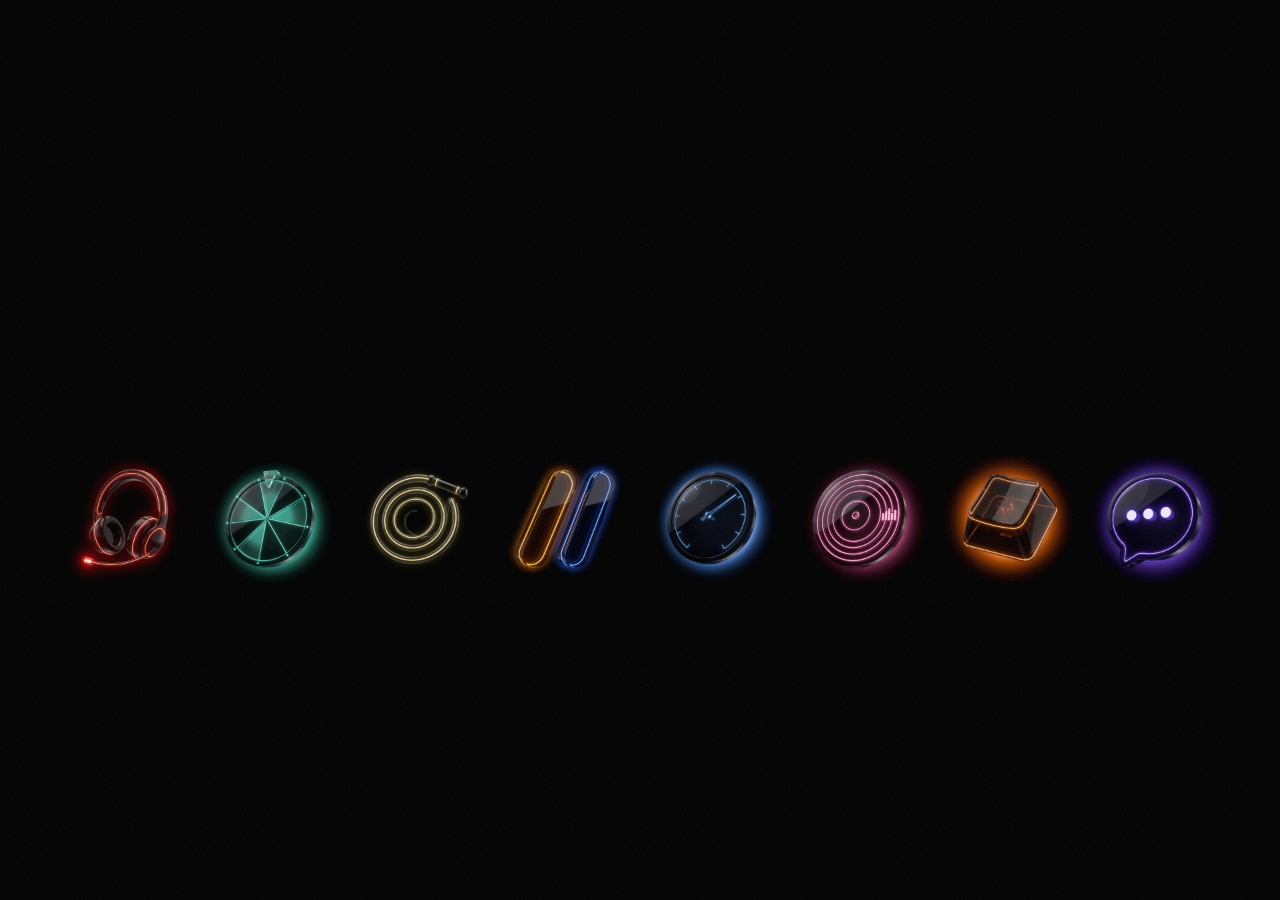
<file: index.html>
<!doctype html>
<html lang="ru">
<head>
<meta charset="utf-8">
<meta name="viewport" content="width=device-width, initial-scale=1, viewport-fit=cover">
<title>aliveenjoyer: игры и программы для стрима</title>
<meta name="description" content="Игры и программы для стрима от aliveenjoyer: чат-RPG с колесом хаоса, кликер, кастомки Deadlock со стримерами, заказ музыки за баллы и кнопки, которые жмут зрители.">
<meta name="theme-color" content="#000000">
<meta property="og:title" content="aliveenjoyer: игры и программы для стрима">
<meta property="og:description" content="Играю, стримлю, пишу код: чат-RPG, кликер, кастомки со стримерами, заказ музыки и кнопки, которые жмут зрители.">
<meta property="og:type" content="website">
<meta property="og:url" content="https://aliveenjoyer.art/">
<meta property="og:image" content="https://aliveenjoyer.art/assets/og-reel.jpg">
<meta name="twitter:card" content="summary_large_image">
<link rel="icon" type="image/png" href="assets/icon-64.png">
<link rel="apple-touch-icon" href="assets/icon-180.png">
<script>
// the Minecraft server site used to live here; keep its old anchors working
if (/^#(season1|season2|about|join|install|rules|apply|world|wl-form)$/.test(location.hash)) location.replace('minecraft/' + location.search + location.hash);
// вступление решается здесь, до первой отрисовки, чтобы страница не мелькнула: при первом заходе в этом браузере,
// не по ссылке на конкретный проект и не при «уменьшить движение». ?intro=1 — показать всегда, ?intro=0 — никогда.
(function () {
  var q = location.search, seen = false;
  try { seen = localStorage.getItem('ae-intro') === '1'; } catch (e) {}
  var deep = /^#(me|uslugi|services|price|rpg|ring|clicker|lobby|optimizer|dlo|music|encore|chatlock|chat|overlay)$/.test(location.hash);
  var calm = window.matchMedia && matchMedia('(prefers-reduced-motion: reduce)').matches;
  if (/[?&]intro=1/.test(q) || (!seen && !deep && !calm && !/[?&](intro=0|pos=)/.test(q))) {
    document.documentElement.classList.add('intro');
    // если скрипт страницы почему-то не запустил вступление, страница всё равно откроется
    setTimeout(function () { if (!window.__introRunning) document.documentElement.classList.remove('intro'); }, 4000);
  }
})();
</script>
<link rel="preconnect" href="https://fonts.googleapis.com">
<link rel="preconnect" href="https://fonts.gstatic.com" crossorigin>
<link href="https://fonts.googleapis.com/css2?family=Geist:wght@300..700&display=swap" rel="stylesheet">
<link rel="preload" as="image" href="assets/neon/wheel.webp">
<style>
:root {
  --bg: #000;
  --text: #f5f5f7;
  --gray: #86868b;
  --gray-2: #a1a1a6;
  --gutter: clamp(16px, 4vw, 40px);
  --accent: #4fe3c1;
  --accent-2: #4fe3c1;
}
* { box-sizing: border-box; }
html { height: 100%; background: var(--bg); -webkit-text-size-adjust: 100%; }
body {
  margin: 0;
  height: 100vh; height: 100dvh;
  display: grid; grid-template-rows: auto minmax(0, 1fr) auto auto;
  background: var(--bg); color: var(--text);
  font-family: "Geist", system-ui, -apple-system, "Segoe UI", sans-serif;
  font-size: 16px; line-height: 1.5;
  -webkit-font-smoothing: antialiased;
  overflow: hidden; overflow: clip;
}
img, svg { display: block; }
a { color: inherit; text-decoration: none; }
button { font: inherit; color: inherit; }
:focus-visible { outline: 2px solid var(--text); outline-offset: 3px; border-radius: 10px; }

/* верхняя строка */
.nav { position: relative; z-index: 6; display: flex; align-items: center; gap: clamp(12px, 2vw, 24px); height: 56px; padding: 0 var(--gutter); font-size: 13px; }
.brand { font-weight: 600; font-size: 15px; letter-spacing: -.01em; }
.tagline { margin: 0; font-size: 13px; font-weight: 400; color: var(--gray); white-space: nowrap; }
.nav-links { margin-left: auto; display: flex; align-items: center; gap: 12px; }
.nav-links a { color: rgba(245, 245, 247, .78); transition: color .2s; }
.nav-links a:hover { color: var(--text); }
.nav-links a.minor { margin-right: 10px; font-size: 14px; }
/* Telegram, донат и Twitch: три неоновые кнопки одной ширины в цвет сервиса, при открытии страницы по очереди
   «загораются», как неоновые трубки. Сетка 1fr делает все три по ширине самой длинной. */
.cta3 { display: grid; grid-auto-flow: column; grid-auto-columns: 1fr; gap: 10px; }
.nav-links a.soc {
  --sc: #2aabee;
  display: inline-flex; align-items: center; justify-content: center; gap: 8px; height: 38px; padding: 0 17px 0 14px; border-radius: 999px;
  color: var(--text); font-size: 14px; font-weight: 500; white-space: nowrap;
  background: color-mix(in srgb, var(--sc) 17%, #050506);
  box-shadow:
    inset 0 0 0 1px color-mix(in srgb, var(--sc) 75%, transparent),
    0 0 14px -2px color-mix(in srgb, var(--sc) 70%, transparent),
    0 0 36px -6px color-mix(in srgb, var(--sc) 60%, transparent);
  transition: background .25s, box-shadow .25s;
  animation: neon-on 1.3s steps(1, end) .9s both;
}
.nav-links a.soc.da { --sc: #ff8a1e; animation-delay: 1.2s; }
.nav-links a.soc.tw { --sc: #9146ff; animation-delay: 1.5s; }
.nav-links a.soc:hover {
  color: #fff; background: color-mix(in srgb, var(--sc) 28%, #050506);
  box-shadow:
    inset 0 0 0 1px var(--sc),
    0 0 18px 0 color-mix(in srgb, var(--sc) 80%, transparent),
    0 0 48px -4px color-mix(in srgb, var(--sc) 70%, transparent);
}
.soc svg { flex: none; width: 17px; height: 17px; fill: var(--sc); filter: drop-shadow(0 0 5px var(--sc)); }
.soc.tw svg { fill: #a970ff; }   /* фирменный фиолетовый Twitch на чёрном темноват, значок чуть светлее */
.soc .s, .soc .m, .soc .v { display: none; }
/* канал в эфире (проверка раз в минуту в скрипте внизу): на значке Twitch красная точка, подпись «В эфире» */
.soc .ic { position: relative; display: block; flex: none; }
.soc .air { display: none; position: absolute; right: -4px; top: -4px; width: 9px; height: 9px; border-radius: 50%; background: #ff3b30; box-shadow: 0 0 0 2px #050506, 0 0 10px 1px rgba(255, 59, 48, .8); }
.soc .air::after { content: ""; position: absolute; inset: 0; border-radius: 50%; background: #ff3b30; animation: air 1.8s ease-out infinite; }
@keyframes air { from { opacity: .7; transform: scale(1); } to { opacity: 0; transform: scale(2.8); } }
.soc.tw.on-air .air { display: block; }
.soc.tw.on-air .l, .soc.tw.on-air .s { display: none; }
.soc.tw.on-air .v { display: inline; }
html.intro .nav-links a.soc { animation: none; }
@keyframes neon-on {
  0% { opacity: .22; }
  6% { opacity: 1; }
  9% { opacity: .3; }
  16% { opacity: 1; }
  19% { opacity: .45; }
  30%, 100% { opacity: 1; }
}

/* сцена */
.stage {
  position: relative; z-index: 1; min-height: 0;
  overflow: hidden; overflow: clip;
  touch-action: pinch-zoom; cursor: grab;
  -webkit-user-select: none; user-select: none;
  animation: open 1.25s cubic-bezier(.2, .7, .1, 1) both;
}
.stage.dragging { cursor: grabbing; }
@keyframes open {
  from { clip-path: inset(46% 0 46% 0); filter: brightness(2.4) blur(10px); }
  55% { filter: brightness(1) blur(0); }
  to { clip-path: inset(0 0 0 0); }
}
.still, .still * { animation: none !important; }
.slide { position: absolute; inset: 0; display: grid; place-items: center; pointer-events: none; will-change: transform, opacity; }
.frame {
  position: relative; pointer-events: auto;
  display: grid; grid-template-rows: minmax(0, 1fr); align-items: center;
  background: #050506;
  will-change: filter;
}
.glow {
  position: absolute; inset: 0; pointer-events: none;
  background:
    radial-gradient(48% 72% at 76% 48%, color-mix(in srgb, var(--c2) 30%, transparent), transparent 72%),
    radial-gradient(40% 60% at 56% 74%, color-mix(in srgb, var(--c) 15%, transparent), transparent 70%),
    linear-gradient(118deg, rgba(255, 255, 255, .04), transparent 36%);
}

/* текст кадра */
.copy { position: relative; z-index: 2; min-width: 0; }
.copy h2 { margin: 0; font-weight: 600; font-size: clamp(32px, 4.3vw, 62px); line-height: 1; letter-spacing: -.045em; }
.copy h2, .line { text-wrap: balance; }
.line { margin: 16px 0 0; max-width: 24ch; font-size: clamp(18px, 1.75vw, 25px); font-weight: 500; line-height: 1.2; letter-spacing: -.022em; }
.desc { margin: 16px 0 0; max-width: 44ch; color: var(--gray-2); font-size: clamp(14.5px, 1.12vw, 16px); line-height: 1.5; text-wrap: pretty; }
.act { margin-top: clamp(20px, 2.4vw, 30px); display: flex; flex-wrap: wrap; align-items: center; gap: 12px 18px; }
.btn {
  display: inline-flex; align-items: center; justify-content: center;
  min-height: 48px; padding: 0 26px; border-radius: 999px;
  background: linear-gradient(100deg, var(--c), var(--c2)); color: #000;
  font-weight: 600; font-size: 15.5px; letter-spacing: -.01em; white-space: nowrap;
  box-shadow: 0 10px 34px -10px color-mix(in srgb, var(--c) 70%, transparent);
  transition: filter .2s, transform .15s;
}
.btn:hover { filter: brightness(1.1); }
.btn:active { transform: scale(.98); }
.meta { margin: 0; display: grid; gap: 1px; font-size: 13px; line-height: 1.4; color: var(--gray); }
.meta .addr { color: var(--gray-2); }
.meta a { text-decoration: underline; text-underline-offset: 3px; }
.meta a:hover { color: var(--text); }
/* открыто лобби (данные lobby.aliveenjoyer.art раз в минуту): строка под кнопкой загорается цветом сцены */
.meta .lobby-now.on { display: inline-flex; align-items: center; gap: 7px; color: var(--text); }
.meta .lobby-now.on::before { content: ""; flex: none; width: 7px; height: 7px; border-radius: 50%; background: var(--c); box-shadow: 0 0 9px 1px var(--c); animation: air-soft 2s ease-in-out infinite; }
@keyframes air-soft { 50% { opacity: .35; } }
/* первый слайд «Это я»: вместо объекта портрет в окне с красной неоновой кромкой (GPT Image 2.5, assets/me/portrait-1.webp) */
.slide.v-cam .obj { display: none; }
.cam { position: relative; justify-self: center; align-self: center; width: min(92%, 620px); aspect-ratio: 4 / 3; top: -1%; }
.cam .streak { left: -30%; right: -40%; }
.cam-in {
  position: relative; width: 100%; height: 100%; border-radius: 22px; overflow: hidden; background: #000;
  box-shadow: 0 0 0 1px color-mix(in srgb, var(--c) 65%, transparent), 0 0 26px -2px color-mix(in srgb, var(--c) 70%, transparent), 0 0 90px -10px color-mix(in srgb, var(--c) 55%, transparent), 0 60px 120px -50px #000;
}
.cam-in img { width: 100%; height: 100%; object-fit: cover; filter: brightness(.92) contrast(1.04); pointer-events: none; -webkit-user-drag: none; }
.cam-in::after { content: ""; position: absolute; inset: 0; background: linear-gradient(180deg, transparent 60%, rgba(0, 0, 0, .4)), radial-gradient(70% 60% at 100% 0%, color-mix(in srgb, var(--c) 16%, transparent), transparent 70%); }
/* кому проект: тег над заголовком в цвете сцены */
.aud {
  display: inline-flex; align-items: center; gap: 7px; margin: 0 0 clamp(12px, 1.3vw, 18px); padding: 4px 11px 4px 9px; border-radius: 999px;
  font-size: 12.5px; font-weight: 500; line-height: 1.25; letter-spacing: .005em; white-space: nowrap;
  color: color-mix(in srgb, var(--c) 80%, #fff);
  background: color-mix(in srgb, var(--c) 9%, transparent);
  box-shadow: inset 0 0 0 1px color-mix(in srgb, var(--c) 36%, transparent);
}
.aud::before { content: ""; flex: none; width: 5px; height: 5px; border-radius: 50%; background: var(--c); box-shadow: 0 0 8px var(--c); }

/* объект кадра */
/* без z-index и transform: иначе у объекта свой слой, и чёрный фон рендера перестаёт растворяться (screen) */
.obj { position: relative; justify-self: center; height: 84%; max-width: 100%; aspect-ratio: 1; }
.obj > img { position: relative; width: 100%; height: 100%; object-fit: contain; mix-blend-mode: screen; pointer-events: none; -webkit-user-drag: none; }
.obj > .refl { display: none; }
.streak {
  position: absolute; left: -34%; right: -34%; top: 50%; height: 2px; margin-top: -1px; pointer-events: none;
  background: linear-gradient(90deg, transparent, color-mix(in srgb, var(--c) 75%, #fff) 30%, #fff 52%, color-mix(in srgb, var(--c2) 75%, #fff) 74%, transparent);
  opacity: .5; transform-origin: 55% 50%;
}
.streak::after {
  content: ""; position: absolute; inset: -16px 8%;
  background: radial-gradient(closest-side, color-mix(in srgb, var(--c2) 60%, transparent), transparent);
  filter: blur(7px);
}
.slide.is-active .streak { animation: flare 1s cubic-bezier(.2, .7, .1, 1) both; }
@keyframes flare { from { opacity: 1; transform: scaleX(.12); } to { opacity: .5; transform: none; } }
.frame {
  position: absolute; inset: 0; background: #000;
  grid-template-columns: minmax(0, .9fr) minmax(0, 1.1fr);
  padding: 0 max(var(--gutter), 7vw);
}
.slide:not(.is-active) .frame { pointer-events: none; }
.glow {
  background:
    radial-gradient(34% 52% at 71% 42%, color-mix(in srgb, var(--c2) 19%, transparent), transparent 72%),
    radial-gradient(44% 20% at 68% 82%, color-mix(in srgb, var(--c) 17%, transparent), transparent 72%);
}
.copy h2 { font-size: clamp(36px, 5.6vw, 84px); }
.line { font-size: clamp(19px, 2vw, 29px); }
.obj { height: min(72%, 48vw); top: -6%; }
.obj > .refl {
  display: block; position: absolute; left: 0; top: 74%;
  transform: scaleY(-1); opacity: .2; filter: blur(3px);
  -webkit-mask-image: linear-gradient(to top, #000 14%, transparent 58%);
          mask-image: linear-gradient(to top, #000 14%, transparent 58%);
}
.streak { left: -22%; right: -70%; }
.slide.is-active .copy > * { animation: rise .7s cubic-bezier(.2, .7, .1, 1) both; }
.slide.is-active .copy > :nth-child(2) { animation-delay: .06s; }
.slide.is-active .copy > :nth-child(3) { animation-delay: .12s; }
.slide.is-active .copy > :nth-child(4) { animation-delay: .18s; }
.slide.is-active .copy > :nth-child(5) { animation-delay: .24s; }
.slide.is-active .cam { animation: rise .9s cubic-bezier(.2, .7, .1, 1) both; }
@keyframes rise { from { opacity: 0; transform: translateY(16px); filter: blur(6px); } }
.flash {
  display: none; position: absolute; left: 0; right: 0; top: 41%; height: 3px; z-index: 5; opacity: 0; pointer-events: none;
  background: linear-gradient(90deg, transparent, var(--accent) 18%, #fff 50%, var(--accent-2) 82%, transparent);
}
.flash::after { content: ""; position: absolute; inset: -60px 12%; background: radial-gradient(closest-side, rgba(255, 255, 255, .3), transparent); filter: blur(22px); }
.flash { display: block; }

/* нижняя строка: лента проектов */
.bar { position: relative; z-index: 6; display: flex; align-items: center; justify-content: center; gap: 14px; height: 76px; padding: 0 var(--gutter); }
.arrow { flex: none; width: 40px; height: 40px; padding: 0; border: 0; border-radius: 50%; background: rgba(255, 255, 255, .08); display: grid; place-items: center; cursor: pointer; transition: background .2s, opacity .2s; }
.arrow:hover { background: rgba(255, 255, 255, .16); }
.arrow:disabled { opacity: .28; cursor: default; }
.arrow svg { width: 18px; height: 18px; }
.tabs { position: relative; display: flex; align-items: center; gap: clamp(10px, 2.2vw, 30px); }
.tab { position: relative; padding: 12px 2px; border: 0; background: none; font-size: 14px; color: var(--gray); white-space: nowrap; cursor: pointer; transition: color .25s; }
.tab:hover { color: var(--gray-2); }
.tab[aria-selected="true"] { color: var(--text); }
.tab .thumb { display: none; }
.playhead {
  position: absolute; left: 0; bottom: 4px; height: 2px; width: 40px; border-radius: 2px; pointer-events: none;
  background: linear-gradient(90deg, transparent, var(--accent) 22%, #fff 50%, var(--accent-2) 78%, transparent);
  box-shadow: 0 0 16px 1px color-mix(in srgb, var(--accent) 70%, transparent);
  transition: background .4s, box-shadow .4s;
}
.count { display: none; margin: 0; font-size: 13px; color: var(--gray); white-space: nowrap; }
.count b { font-weight: 500; color: var(--text); }
/* подсказка над лентой: после вступления и при каждом заходе, пока человек сам не полистал */
.peek {
  position: absolute; left: 50%; bottom: calc(100% + 4px); margin: 0;
  display: flex; align-items: center; gap: 8px; padding: 7px 12px 7px 15px; border-radius: 999px;
  background: rgba(255, 255, 255, .06); -webkit-backdrop-filter: blur(12px); backdrop-filter: blur(12px);
  font-size: 13px; color: var(--gray-2); white-space: nowrap; pointer-events: none;
  opacity: 0; transform: translate(-50%, 8px); transition: opacity .6s, transform .6s cubic-bezier(.2, .7, .1, 1);
}
.peek b { font-weight: 500; color: var(--text); }
.peek svg { width: 15px; height: 15px; color: var(--accent); animation: peek-go 1.3s ease-in-out infinite; }
.peek .pk-m { display: none; }
.peeking:not(.used) .peek { opacity: 1; transform: translate(-50%, 0); }
@keyframes peek-go { 50% { transform: translateX(4px); } }

/* вступление: семь объектов выходят в ряд на линии своих цветов и улетают вниз, каждый в свою миниатюру */
.nav, .bar, .fine { transition: opacity .8s ease; }
html.intro .nav, html.intro .bar, html.intro .fine { opacity: 0; }
/* прозрачностью, а не visibility: у слайдов своя visibility в style, она перебила бы скрытие */
html.intro .stage { animation: none; opacity: 0; }
html.intro .slide.is-active .copy > *, html.intro .slide.is-active .streak { animation: none; }
.i-hold .tab { visibility: hidden; }
.intro-ov { position: fixed; inset: 0; z-index: 8; display: grid; place-items: center; cursor: pointer; -webkit-user-select: none; user-select: none; }
.i-stack { width: min(1180px, calc(100vw - 2 * var(--gutter))); display: grid; justify-items: center; text-align: center; }
.i-title { margin: 0; font-weight: 600; font-size: clamp(34px, 5.4vw, 78px); line-height: 1.04; letter-spacing: -.045em; text-wrap: balance; opacity: 0; }
.i-sub { margin: 16px 0 0; font-size: clamp(15px, 1.45vw, 20px); color: var(--gray-2); letter-spacing: -.01em; opacity: 0; }
.i-row {
  --img: min(150px, calc((100vw - 2 * var(--gutter)) / (var(--n, 7) + .6)));
  position: relative; width: 100%; margin-top: clamp(30px, 6vh, 64px);
  display: grid; grid-template-columns: repeat(var(--n, 7), minmax(0, 1fr)); justify-items: center;
}
.i-line { position: absolute; left: -6%; right: -6%; top: calc(var(--img) / 2); height: 2px; margin-top: -1px; opacity: 0; transform-origin: 50% 50%; }
.i-line::after { content: ""; position: absolute; inset: -10px 0; background: inherit; filter: blur(10px); opacity: .7; }
.i-spark { position: absolute; left: 0; top: calc(var(--img) / 2); width: 180px; height: 70px; margin: -35px 0 0 -90px; border-radius: 50%; opacity: 0; background: radial-gradient(closest-side, #fff, rgba(255, 255, 255, .35) 35%, transparent); filter: blur(4px); }
.i-item { position: relative; display: grid; justify-items: center; gap: 12px; }
/* копии с прозрачностью (assets/neon/a): слой вступления не смешивается со страницей, «screen» тут не сработал бы */
.i-item img { position: relative; width: var(--img); height: var(--img); opacity: 0; pointer-events: none; -webkit-user-drag: none; }
.i-halo { position: absolute; left: 50%; top: calc(var(--img) / 2); width: calc(var(--img) * 1.5); aspect-ratio: 1; margin: calc(var(--img) * -.75) 0 0 calc(var(--img) * -.75); border-radius: 50%; opacity: 0; background: radial-gradient(closest-side, color-mix(in srgb, var(--c) 55%, transparent), color-mix(in srgb, var(--c2) 22%, transparent) 55%, transparent); filter: blur(8px); }
.i-name { font-size: 13px; color: var(--gray-2); white-space: nowrap; opacity: 0; }
.i-skip { position: fixed; right: var(--gutter); bottom: 14px; padding: 8px 12px; border: 0; border-radius: 999px; background: none; font-size: 12.5px; color: var(--gray); cursor: pointer; opacity: 0; transition: color .2s; }
.i-skip:hover { color: var(--text); }

.tabs { gap: clamp(8px, 1.6vw, 22px); }
.tab { padding: 6px; }
/* две группы миниатюр: «Зрителям» и «Стримерам». Между группами промежуток шире, над каждой — подпись с тонкими
   чертами до краёв группы; подпись группы открытого проекта светлее, черты — в его цвете. */
.bar { height: 96px; }
.bar > .arrow, .bar > .count { margin-top: 22px; }
.tabs { gap: clamp(22px, 3.2vw, 46px); padding-top: 22px; }
.grp { position: relative; display: flex; align-items: center; gap: clamp(8px, 1.6vw, 22px); }
.grp-name {
  position: absolute; left: 50%; bottom: calc(100% + 9px); transform: translateX(-50%); min-width: 100%;
  display: flex; align-items: center; justify-content: center; gap: 8px; padding: 0 4px;
  font-size: 12px; line-height: 14px; color: var(--gray); white-space: nowrap; pointer-events: none;
  transition: color .35s;
}
.grp-name::before, .grp-name::after { content: ""; flex: 1 1 0; min-width: 0; height: 1px; background: rgba(255, 255, 255, .13); transition: background .35s; }
.grp.on .grp-name { color: var(--text); }
.grp.on .grp-name::before, .grp.on .grp-name::after { background: color-mix(in srgb, var(--accent) 55%, transparent); }
.i-hold .grp-name { visibility: hidden; }
.tab .thumb { display: block; width: 46px; height: 46px; object-fit: contain; mix-blend-mode: screen; filter: brightness(.78) saturate(.7); transition: transform .4s cubic-bezier(.3, 1.4, .5, 1), filter .3s; }
.tab:hover .thumb { filter: brightness(1); }
.tab[aria-selected="true"] .thumb { transform: scale(1.45); filter: none; }
.tab .name { position: absolute; width: 1px; height: 1px; overflow: hidden; clip-path: inset(50%); }
.playhead { bottom: 0; }

/* подвал в одну строку */
.fine { position: relative; z-index: 6; display: flex; flex-wrap: wrap; align-items: center; justify-content: space-between; gap: 4px 22px; padding: 0 var(--gutter) 12px; font-size: 12px; color: var(--gray); }
.fine p { margin: 0; }
.fine nav { display: flex; gap: 18px; }
.fine nav a { text-decoration: underline; text-underline-offset: 3px; }
.fine nav a:hover { color: var(--text); }

.grain {
  position: fixed; inset: 0; z-index: 9; pointer-events: none; opacity: .05;
  background-image: url("data:image/svg+xml;utf8,<svg xmlns='http://www.w3.org/2000/svg' width='220' height='220'><filter id='n'><feTurbulence type='fractalNoise' baseFrequency='.9' numOctaves='2' stitchTiles='stitch'/><feColorMatrix values='0 0 0 0 1  0 0 0 0 1  0 0 0 0 1  0 0 0 .9 0'/></filter><rect width='100%25' height='100%25' filter='url(%23n)'/></svg>");
}

@media (max-width: 1100px) { .soc .l { display: none; } .soc .s { display: inline; } }
@media (max-width: 760px) { .nav-links a.minor { display: none; } }   /* на телефоне услуги — в подвале */

/* телефон */
@media (max-width: 760px) {
  .nav { height: 50px; }
  .tagline { position: absolute; width: 1px; height: 1px; overflow: hidden; clip-path: inset(50%); }
  .cta3 { gap: 6px; }
  .nav-links a.soc { height: 34px; padding: 0 9px; gap: 5px; font-size: 12.5px; }
  .soc svg { width: 15px; height: 15px; }
  .soc.tg .s { display: none; }
  .soc.tg .m { display: inline; }
  .frame { grid-template-columns: minmax(0, 1fr) !important; grid-template-rows: minmax(0, 1fr) auto; }
  .obj { grid-row: 1; height: 90%; }
  .copy { grid-row: 2; }
  .copy h2 { font-size: clamp(30px, 9vw, 40px) !important; }
  .line { margin-top: 10px; font-size: 19px !important; max-width: none; }
  .desc { margin-top: 10px; font-size: 14.5px; }
  .act { margin-top: 18px; gap: 10px; }
  .btn { width: 100%; }
  .meta { width: 100%; text-align: center; }
  .meta .lobby-now.on { justify-content: center; text-align: left; }
  .frame { padding: 0 var(--gutter) 10px; }
  .obj { height: 86%; top: 0; }
  .obj > .refl { display: none; }
  .bar { height: 62px; gap: 12px; }
  .bar > .arrow, .bar > .count { margin-top: 18px; }
  .arrow { width: 36px; height: 36px; }
  .tabs { gap: 14px; padding-top: 18px; }
  .grp { gap: 6px; }
  .grp-name { bottom: calc(100% + 8px); gap: 6px; padding: 0; font-size: 11px; }
  .cam { grid-row: 1; width: auto; height: 92%; max-width: 100%; top: 0; }
  .cam-in { border-radius: 18px; }
  .grp[data-aud="me"] { margin: 0 12px; }    /* подпись «Со мной» шире одной чёрточки: место соседям */
  .tab, .tab { width: 20px; height: 3px; padding: 0; border-radius: 2px; background: rgba(255, 255, 255, .2); transition: width .3s, background .3s; }
  .tab::before { content: ""; position: absolute; inset: -16px -3px; }
  .tab[aria-selected="true"] { width: 34px; background: var(--accent); }
  .tab .name { position: absolute; width: 1px; height: 1px; overflow: hidden; clip-path: inset(50%); }
  .tab .thumb, .tab .thumb { display: none; }
  .playhead { display: none; }
  .count { display: block; }
  .fine { justify-content: center; text-align: center; font-size: 11px; padding-bottom: 10px; }
  .fine nav { flex-wrap: wrap; justify-content: center; gap: 4px 16px; }
  .peek .pk-d { display: none; }
  .peek .pk-m { display: inline; }
  .i-name { display: none; }
  .i-row { margin-top: 34px; }
}
@media (max-width: 400px) { .bar > .count { display: none; } .tab { width: 16px !important; } .tab[aria-selected="true"] { width: 28px !important; } }
@media (max-height: 560px) {
  body { height: auto; min-height: 100vh; overflow: auto; }
  .stage { min-height: 460px; touch-action: pan-y pinch-zoom; }
}
/* совсем узкий телефон: три круглые кнопки с одними значками */
@media (max-width: 372px) {
  .nav-links a.soc { width: 36px; height: 36px; padding: 0; }
  .cta3 a.soc > span { display: none !important; }
  .soc svg { width: 17px; height: 17px; }
}
@media (prefers-reduced-motion: reduce) {
  .stage, .slide.is-active .streak, .slide.is-active .copy > *, .nav-links a.soc { animation: none; }
  .tab .thumb, .playhead { transition: none !important; }
  .soc .air::after, .meta .lobby-now.on::before { animation: none; }
}
</style>
<script src="https://aliveenjoyer.art/stat.js" data-page="hub" defer></script>
</head>
<body>

<header class="nav">
  <a class="brand" href="./">aliveenjoyer</a>
  <h1 class="tagline">Играю. Стримлю. Пишу код.</h1>
  <nav class="nav-links" aria-label="Ссылки">
    <a class="minor" href="uslugi/">Услуги</a>
    <div class="cta3">
    <a class="soc tg" href="https://t.me/aliveenjoyer" aria-label="Telegram-канал"><svg viewBox="0 0 24 24" aria-hidden="true"><path d="M21.4 3.3 2.7 10.5c-1.1.4-1.1 1.1-.1 1.4l4.7 1.5 1.8 5.6c.2.7.4.8.9.8.4 0 .6-.2.9-.5l2.4-2.3 4.8 3.5c.9.5 1.5.2 1.7-.8l3.1-14.8c.3-1.3-.5-1.9-1.5-1.6Zm-3.2 3.9-8.6 7.8-.4 3.4-1.3-4.2 9.8-6.6c.5-.3.8 0 .5.4Z"/></svg><span class="l">Telegram-канал</span><span class="s">Telegram</span><span class="m">ТГК</span></a>
    <a class="soc da" href="https://www.donationalerts.com/r/aliveenjoyer" aria-label="Закинуть донат"><svg viewBox="0 0 24 24" aria-hidden="true"><path d="M12 21s-7.2-4.4-9.4-9.1C1 8.5 3.2 4.6 7 4.6c2.2 0 3.8 1.2 5 2.9 1.2-1.7 2.8-2.9 5-2.9 3.8 0 6 3.9 4.4 7.3C19.2 16.6 12 21 12 21Z"/></svg><span class="l">Закинуть донат</span><span class="s">Донат</span></a>
    <a class="soc tw" href="https://twitch.tv/aliveenjoyer" aria-label="Twitch: смотреть стрим"><b class="ic"><svg viewBox="0 0 24 24" aria-hidden="true"><path d="M4.6 2.5 3 6.6v13.6h4.6v2.5h2.6l2.5-2.5h3.7l5.1-5.1V2.5H4.6Zm14.9 11.6-2.9 2.9H12l-2.5 2.5V17H5.7V4.2h13.8v9.9ZM16.6 7.3h-1.8v5.2h1.8V7.3Zm-4.8 0H10v5.2h1.8V7.3Z"/></svg><i class="air" aria-hidden="true"></i></b><span class="l">Смотреть стрим</span><span class="s">Twitch</span><span class="v">В эфире</span></a>
    </div>
  </nav>
</header>

<main class="stage" id="reel" aria-roledescription="карусель" aria-label="Проекты">
  <article class="slide v-cam" id="s-me" data-id="me" data-aud="me" data-name="Это я" style="--c:#ff4f64;--c2:#ff4f64" role="group" aria-roledescription="слайд" aria-label="Это я, 1 из 8">
    <div class="frame">
      <div class="glow" aria-hidden="true"></div>
      <div class="copy">
        <p class="aud">это я</p>
        <h2>Привет, я aliveenjoyer</h2>
        <p class="line">Играю в Deadlock, мейню Лэша и пишу код для своего стрима.</p>
        <p class="desc">Всё, что дальше, я сделал сам: игры для чата, кастомки со зрителями, программы для стримеров. А ещё у меня стартап на нейросетях, и он приносит деньги.</p>
        <div class="act">
          <a class="btn" href="uslugi/">Что я могу для тебя</a>
          <p class="meta"><span class="addr">Сыграть, разобрать игру, сделать проект</span><a href="dev/">Разработка и ИИ</a></p>
        </div>
      </div>
      <!-- гарнитура не видна на слайде: из неё берутся миниатюра «Со мной» и объект во вступлении -->
      <div class="obj" aria-hidden="true">
        <div class="streak"></div>
        <img src="assets/neon/headset.webp" width="1200" height="1200" alt="" draggable="false">
        <img class="refl" src="assets/neon/headset.webp" width="1200" height="1200" alt="" draggable="false">
      </div>
      <div class="cam"><div class="streak" aria-hidden="true"></div><div class="cam-in"><img src="assets/me/portrait-1.webp" width="1200" height="898" alt="aliveenjoyer за своим столом" draggable="false"></div></div>
    </div>
  </article>

  <article class="slide" id="s-rpg" data-id="rpg" data-aud="viewers" data-name="Чат-RPG" style="--c:#4fe3c1;--c2:#4fe3c1" role="group" aria-roledescription="слайд" aria-label="Чат-RPG, 2 из 8">
    <div class="frame">
      <div class="glow" aria-hidden="true"></div>
      <div class="copy">
        <p class="aud">для зрителей</p>
        <h2>Чат-RPG</h2>
        <p class="line">Зашёл на минутку. Остался до босса.</p>
        <p class="desc">Пока сидишь в чате, капают души. Качай героя, бей боссов и крути колесо хаоса. Страдать при этом буду я.</p>
        <div class="act">
          <a class="btn" href="https://rpg.aliveenjoyer.art/game">Войти в игру</a>
          <p class="meta"><span class="addr">rpg.aliveenjoyer.art</span><a href="https://rpg.aliveenjoyer.art/ring">Или сразу в Ринг, там без входа</a></p>
        </div>
      </div>
      <div class="obj" aria-hidden="true">
        <div class="streak"></div>
        <img src="assets/neon/wheel.webp" width="1200" height="1200" alt="" draggable="false">
        <img class="refl" src="assets/neon/wheel.webp" width="1200" height="1200" alt="" draggable="false">
      </div>
    </div>
  </article>

  <article class="slide" id="s-clicker" data-id="clicker" data-aud="viewers" data-name="Хлыстопад" style="--c:#f5cf6a;--c2:#f5cf6a" role="group" aria-roledescription="слайд" aria-label="Хлыстопад, 3 из 8">
    <div class="frame">
      <div class="glow" aria-hidden="true"></div>
      <div class="copy">
        <p class="aud">для зрителей</p>
        <h2>Хлыстопад</h2>
        <p class="line">Труперы сами себя не отхлещут.</p>
        <p class="desc">Кликер по Deadlock: хлыст Лэша, наёмные герои и жирные боссы. Всё, что накликал, меняешь на души для Чат-RPG.</p>
        <div class="act">
          <a class="btn" href="https://clicker.aliveenjoyer.art/">Играть</a>
          <p class="meta"><span class="addr">clicker.aliveenjoyer.art</span><span>Прямо в браузере, без установки</span></p>
        </div>
      </div>
      <div class="obj" aria-hidden="true">
        <div class="streak"></div>
        <img src="assets/neon/whip.webp" width="1200" height="1200" alt="" draggable="false">
        <img class="refl" src="assets/neon/whip.webp" width="1200" height="1200" alt="" draggable="false">
      </div>
    </div>
  </article>

  <article class="slide" id="s-lobby" data-id="lobby" data-aud="viewers" data-name="Лобби" style="--c:#f0a02c;--c2:#6a93e8" role="group" aria-roledescription="слайд" aria-label="Лобби, 4 из 8">
    <div class="frame">
      <div class="glow" aria-hidden="true"></div>
      <div class="copy">
        <p class="aud">для зрителей</p>
        <h2>Лобби</h2>
        <p class="line">Сыграй с любимым стримером.</p>
        <p class="desc">Кастомные игры Deadlock со зрителями от Twitch-стримеров. Записывайся, попадай в команду и играй в необычных режимах на глазах у всего чата.</p>
        <div class="act">
          <a class="btn" href="https://lobby.aliveenjoyer.art/">Записаться на кастомку</a>
          <p class="meta"><span class="addr">lobby.aliveenjoyer.art</span><span class="lobby-now">Бесплатно, нужен только Twitch</span></p>
        </div>
      </div>
      <div class="obj" aria-hidden="true">
        <div class="streak"></div>
        <img src="assets/neon/lobby.webp" width="1200" height="1200" alt="" draggable="false">
        <img class="refl" src="assets/neon/lobby.webp" width="1200" height="1200" alt="" draggable="false">
      </div>
    </div>
  </article>

  <article class="slide" id="s-optimizer" data-id="optimizer" data-aud="viewers" data-name="Optimizer" style="--c:#3f8cff;--c2:#3f8cff" role="group" aria-roledescription="слайд" aria-label="Deadlock Optimizer, 5 из 8">
    <div class="frame">
      <div class="glow" aria-hidden="true"></div>
      <div class="copy">
        <p class="aud">для зрителей</p>
        <h2>Deadlock Optimizer</h2>
        <p class="line">У твоего FPS есть причина. Один матч, чтобы её назвать.</p>
        <p class="desc">Играешь матч как обычно. Программа находит, что съедает твои кадры, и подсказывает, как их вернуть.</p>
        <div class="act">
          <a class="btn" href="https://optimizer.aliveenjoyer.art/">Проверить свой FPS</a>
          <p class="meta"><span class="addr">optimizer.aliveenjoyer.art</span><span>Бесплатно, для Windows</span></p>
        </div>
      </div>
      <div class="obj" aria-hidden="true">
        <div class="streak"></div>
        <img src="assets/neon/gauge.webp" width="1200" height="1200" alt="" draggable="false">
        <img class="refl" src="assets/neon/gauge.webp" width="1200" height="1200" alt="" draggable="false">
      </div>
    </div>
  </article>

  <article class="slide" id="s-music" data-id="music" data-aud="streamers" data-name="Encore" style="--c:#ff7eb6;--c2:#ff7eb6" role="group" aria-roledescription="слайд" aria-label="Encore, 6 из 8">
    <div class="frame">
      <div class="glow" aria-hidden="true"></div>
      <div class="copy">
        <p class="aud">для стримеров</p>
        <h2>Encore</h2>
        <p class="line">Музыка сама знает, когда помолчать.</p>
        <p class="desc">Зрители ставят треки за баллы канала, а твоя музыка вежливо ждёт своей очереди. Чат доволен, ты ничего не трогаешь.</p>
        <div class="act">
          <a class="btn" href="https://encore.aliveenjoyer.art/">Поставить Encore</a>
          <p class="meta"><span class="addr">encore.aliveenjoyer.art</span><span>Бесплатно, версия <span data-release="aliveenjoyer/encore">1.6.1</span></span></p>
        </div>
      </div>
      <div class="obj" aria-hidden="true">
        <div class="streak"></div>
        <img src="assets/neon/vinyl.webp" width="1200" height="1200" alt="" draggable="false">
        <img class="refl" src="assets/neon/vinyl.webp" width="1200" height="1200" alt="" draggable="false">
      </div>
    </div>
  </article>

  <article class="slide" id="s-chatlock" data-id="chatlock" data-aud="streamers" data-name="Chatlock" style="--c:#ff9a2e;--c2:#ff9a2e" role="group" aria-roledescription="слайд" aria-label="Chatlock, 7 из 8">
    <div class="frame">
      <div class="glow" aria-hidden="true"></div>
      <div class="copy">
        <p class="aud">для стримеров</p>
        <h2>Chatlock</h2>
        <p class="line">Зрители жмут твои кнопки. Ты делаешь вид, что так и задумано.</p>
        <p class="desc">Прыжок в тимфайт, ульта в стену, перепутанный WASD. Всё это зрители покупают за баллы и донаты. Контент делает себя сам.</p>
        <div class="act">
          <a class="btn" href="https://chatlock.aliveenjoyer.art/">Поставить Chatlock</a>
          <p class="meta"><span class="addr">chatlock.aliveenjoyer.art</span><span>Бесплатно, версия <span data-release="aliveenjoyer/chatlock">1.5.1</span></span></p>
        </div>
      </div>
      <div class="obj" aria-hidden="true">
        <div class="streak"></div>
        <img src="assets/neon/keycap.webp" width="1200" height="1200" alt="" draggable="false">
        <img class="refl" src="assets/neon/keycap.webp" width="1200" height="1200" alt="" draggable="false">
      </div>
    </div>
  </article>

  <article class="slide" id="s-chat" data-id="chat" data-aud="streamers" data-name="Chat Overlay" style="--c:#a78bfa;--c2:#a78bfa" role="group" aria-roledescription="слайд" aria-label="Twitch Chat Overlay, 8 из 8">
    <div class="frame">
      <div class="glow" aria-hidden="true"></div>
      <div class="copy">
        <p class="aud">для стримеров</p>
        <h2>Chat Overlay</h2>
        <p class="line">Читай чат, не выходя из боя.</p>
        <p class="desc">Чат Twitch висит прямо поверх игры и не мешает целиться. Смайлы на месте, второй монитор можно не покупать.</p>
        <div class="act">
          <a class="btn" href="https://overlay.aliveenjoyer.art/">Поставить оверлей</a>
          <p class="meta"><span class="addr">overlay.aliveenjoyer.art</span><span>Бесплатно, версия <span data-release="mikolakiyv/twitch-chat-overlay">1.20.0</span></span></p>
        </div>
      </div>
      <div class="obj" aria-hidden="true">
        <div class="streak"></div>
        <img src="assets/neon/chat.webp" width="1200" height="1200" alt="" draggable="false">
        <img class="refl" src="assets/neon/chat.webp" width="1200" height="1200" alt="" draggable="false">
      </div>
    </div>
  </article>

  <div class="flash" aria-hidden="true"></div>
</main>

<div class="bar">
  <button class="arrow prev" type="button" aria-label="Предыдущий проект"><svg viewBox="0 0 24 24" fill="none" stroke="currentColor" stroke-width="2" stroke-linecap="round" stroke-linejoin="round" aria-hidden="true"><path d="M14.5 5.5 8 12l6.5 6.5"/></svg></button>
  <div class="tabs" role="tablist" aria-label="Все проекты">
    <div class="grp" data-aud="me" role="none"><span class="grp-name" aria-hidden="true">Со мной</span></div>
    <div class="grp" data-aud="viewers" role="none"><span class="grp-name" aria-hidden="true">Зрителям</span></div>
    <div class="grp" data-aud="streamers" role="none"><span class="grp-name" aria-hidden="true">Стримерам</span></div>
    <i class="playhead" aria-hidden="true"></i>
  </div>
  <p class="count"><b>1</b> из 8</p>
  <button class="arrow next" type="button" aria-label="Следующий проект"><svg viewBox="0 0 24 24" fill="none" stroke="currentColor" stroke-width="2" stroke-linecap="round" stroke-linejoin="round" aria-hidden="true"><path d="M9.5 5.5 16 12l-6.5 6.5"/></svg></button>
  <p class="peek" aria-hidden="true"><b>Тут ещё 7 проектов.</b><span class="pk-d">Листай колесом, стрелками или тяни</span><span class="pk-m">Свайпай в любую сторону</span><svg viewBox="0 0 24 24" fill="none" stroke="currentColor" stroke-width="2.4" stroke-linecap="round" stroke-linejoin="round"><path d="M9.5 5.5 16 12l-6.5 6.5"/></svg></p>
</div>

<footer class="fine">
  <p>Deadlock принадлежит Valve. Я просто фанат, Valve тут ни при чём.</p>
  <nav aria-label="Ещё"><a href="uslugi/">Услуги</a><a href="minecraft/">Minecraft-сервер</a><a href="https://github.com/aliveenjoyer">GitHub</a></nav>
</footer>

<div class="grain" aria-hidden="true"></div>

<script>
(() => {
  const root = document.documentElement;
  const reduce = matchMedia('(prefers-reduced-motion: reduce)').matches;
  const stage = document.getElementById('reel');
  const slides = [...stage.querySelectorAll('.slide')];
  const n = slides.length;
  const tabsEl = document.querySelector('.tabs');
  const playhead = tabsEl.querySelector('.playhead');
  const grps = [...tabsEl.querySelectorAll('.grp')];
  const countEl = document.querySelector('.count b');
  const prevBtn = document.querySelector('.arrow.prev'), nextBtn = document.querySelector('.arrow.next');
  const flash = stage.querySelector('.flash');
  const clamp = (v, a, b) => Math.max(a, Math.min(b, v));
  const smooth = t => t * t * (3 - 2 * t);

  /* лента внизу: миниатюры объектов */
  const tabs = slides.map((s, i) => {
    const b = document.createElement('button');
    b.type = 'button'; b.className = 'tab'; b.id = 'tab-' + s.dataset.id; b.title = s.dataset.name;
    b.setAttribute('role', 'tab'); b.setAttribute('aria-controls', s.id);
    const th = s.querySelector('.obj > img').cloneNode(true);
    th.setAttribute('class', 'thumb'); th.removeAttribute('width'); th.removeAttribute('height');
    const nm = document.createElement('span'); nm.className = 'name'; nm.textContent = s.dataset.name;
    b.append(th, nm);
    b.addEventListener('click', () => { used(); axis = 'x'; go(i); });
    // миниатюра — в свою группу: «Зрителям» или «Стримерам»
    (tabsEl.querySelector('.grp[data-aud="' + s.dataset.aud + '"]') || tabsEl.querySelector('.grp')).append(b);
    return b;
  });

  /* лента замкнута в круг: pos и target растут без ограничений в обе стороны, а проект — остаток от деления на n.
     С первого назад попадаешь на последний, с последнего вперёд — на первый. */
  let pos = 0, target = 0, vel = 0, active = -1, raf = 0, last = 0, dragging = false, settle = 0;
  const mod = (a, m) => ((a % m) + m) % m;
  /* прыжок через несколько проектов (клик по миниатюре): текущая сцена сразу растворяется в выбранную,
     промежуточные не показываются. Пока идёт прыжок, pos едет от base до base + sgn. */
  let jump = null;
  function endJump() { if (jump) { pos = Math.abs(pos - jump.base) < .5 ? jump.base : target; jump = null; vel = 0; } }
  let step = 1, stepY = 1, axis = 'x', geo = [];

  function measure() {
    step = Math.min(stage.clientWidth * .55, 460);
    stepY = Math.min(stage.clientHeight * .5, 360);
    const base = tabsEl.getBoundingClientRect().left;
    geo = tabs.map(t => { const r = t.getBoundingClientRect(); return [r.left - base, r.width]; });
  }

  function setActive(i) {
    active = i;
    slides.forEach((s, j) => s.classList.toggle('is-active', j === i));
    tabs.forEach((t, j) => { t.setAttribute('aria-selected', j === i); t.tabIndex = j === i ? 0 : -1; });
    countEl.textContent = i + 1;
    grps.forEach(g => g.classList.toggle('on', g.dataset.aud === slides[i].dataset.aud));
    root.style.setProperty('--accent', slides[i].style.getPropertyValue('--c'));
    root.style.setProperty('--accent-2', slides[i].style.getPropertyValue('--c2'));
  }

  function render() {
    const jf = jump ? clamp(Math.abs(pos - jump.base), 0, 1) : 0;
    for (let i = 0; i < n; i++) {
      const s = slides[i];
      let p = i - pos;
      p -= n * Math.round(p / n);          // ближайший путь по кругу
      if (jump) {
        if (i === jump.from) p = jump.base - pos;
        else if (i === jump.to) p = jump.base + jump.sgn - pos;
        else { s.style.visibility = 'hidden'; continue; }
      }
      const a = Math.abs(p);
      if (a > 2.3) { s.style.visibility = 'hidden'; continue; }
      s.style.visibility = 'visible';
      const k = Math.min(a, 1), q = clamp(p, -1, 1);
      s.style.zIndex = a < .5 ? 3 : 2;
      s.style.opacity = (1 - smooth(k)).toFixed(3);
      /* кадр чуть подаётся туда, куда листают: вбок или по вертикали */
      s.style.transform = (axis === 'y' ? `translate3d(0,${(q * 5).toFixed(2)}vh,0)` : `translate3d(${(q * 5).toFixed(2)}vw,0,0)`) + ` scale(${(1 - q * .08).toFixed(4)})`;
      s.style.filter = k < .004 ? 'none' : `blur(${(k * 14).toFixed(2)}px)`;
    }
    const idx = jump ? (jf < .5 ? jump.from : jump.to) : mod(Math.round(pos), n);
    if (idx !== active) setActive(idx);
    if (geo.length) {
      const fl = Math.floor(pos);
      const i0 = jump ? jump.from : mod(fl, n), i1 = jump ? jump.to : mod(fl + 1, n), f = jump ? jf : pos - fl;
      const x = geo[i0][0] + (geo[i1][0] - geo[i0][0]) * f;
      const w = geo[i0][1] + (geo[i1][1] - geo[i0][1]) * f;
      const stretch = Math.sin(Math.PI * f) * 26;
      playhead.style.width = (w + stretch).toFixed(1) + 'px';
      playhead.style.transform = `translate3d(${(x - stretch / 2).toFixed(1)}px,0,0)`;
    }
    if (flash) {
      const f = jump ? jf : pos - Math.floor(pos);
      flash.style.opacity = (Math.sin(Math.PI * f) ** 2 * .9).toFixed(3);
    }
  }

  function kick() { if (!raf) { last = performance.now(); raf = requestAnimationFrame(tick); } }
  function tick(t) {
    raf = 0;
    const dt = Math.min(.04, Math.max(.001, (t - last) / 1000)); last = t;
    if (!dragging) {
      const goal = jump ? jump.base + jump.sgn : target;
      vel += ((goal - pos) * 84 - vel * 18.4) * dt;
      pos += vel * dt;
      if (Math.abs(goal - pos) < .0006 && Math.abs(vel) < .01) { pos = target; jump = null; vel = 0; render(); return; }
    }
    render();
    raf = requestAnimationFrame(tick);
  }

  const alias = { encore: 'music', overlay: 'chat', dlo: 'optimizer', ring: 'rpg', uslugi: 'me', price: 'me', services: 'me' };
  function fromHash() {
    let h = '';
    try { h = decodeURIComponent(location.hash.slice(1)); } catch (e) {}
    return slides.findIndex(s => s.dataset.id === (alias[h] || h));
  }
  // к проекту с номером i (0…n−1) коротким путём по кругу
  function go(i, instant) {
    let d = mod(i - mod(target, n), n);
    if (d > n / 2) d -= n;
    move(target + d, instant);
  }
  // на k проектов вперёд или назад
  function goBy(k, instant) { move(target + k, instant); }
  function move(t, instant) {
    endJump();
    target = t;
    const ti = mod(target, n);
    try { history.replaceState(null, '', ti ? '#' + slides[ti].dataset.id : location.pathname + location.search); } catch (e) {}
    clearTimeout(settle);
    if (instant || reduce || document.hidden) { pos = target; vel = 0; render(); return; }
    const base = Math.round(pos);
    if (!dragging && Math.abs(target - base) > 1) jump = { base, from: mod(base, n), to: ti, sgn: Math.sign(target - base) };
    kick();
    /* если кадры анимации не идут (вкладка в фоне), всё равно доехать */
    settle = setTimeout(() => { if (!dragging && pos !== target && Math.abs(vel) < .02) { pos = target; jump = null; render(); } }, 1600);
  }
  let interacted = false;
  function used() { if (!interacted) { interacted = true; root.classList.add('used'); } }

  /* тянуть можно в любую сторону: влево или вверх — следующий проект, вправо или вниз — предыдущий */
  let pd = null, justDragged = false, downTarget = 0;
  const pageScrolls = () => root.scrollHeight > innerHeight + 4;
  const stepOf = ax => (ax === 'y' ? stepY : step);
  stage.addEventListener('pointerdown', e => {
    if (e.pointerType === 'mouse' && e.button !== 0) return;
    downTarget = target;
    pd = { id: e.pointerId, x: e.clientX, y: e.clientY, pos, moved: false, ax: 'x', o: 0, l: 0, lt: e.timeStamp, v: 0 };
  });
  stage.addEventListener('pointermove', e => {
    if (!pd || e.pointerId !== pd.id) return;
    if (!pd.moved) {
      const dx = Math.abs(e.clientX - pd.x), dy = Math.abs(e.clientY - pd.y);
      if (Math.max(dx, dy) < 7) return;
      if (dy > dx && pageScrolls()) { pd = null; return; }
      pd.ax = axis = dy > dx ? 'y' : 'x';
      endJump();
      pd.moved = true; dragging = true; vel = 0; pd.pos = pos;
      pd.o = pd.l = axis === 'y' ? e.clientY : e.clientX; pd.lt = e.timeStamp;
      stage.classList.add('dragging');
      try { stage.setPointerCapture(e.pointerId); } catch (err) {}
      used();
      return;
    }
    const c = pd.ax === 'y' ? e.clientY : e.clientX, dtm = e.timeStamp - pd.lt;
    if (dtm > 0) { pd.v = .65 * pd.v + .35 * ((c - pd.l) / dtm); pd.l = c; pd.lt = e.timeStamp; }
    pos = pd.pos - (c - pd.o) / stepOf(pd.ax);
    kick();
  });
  function endDrag(e) {
    if (!pd || e.pointerId !== pd.id) return;
    const was = pd; pd = null;
    if (!was.moved) return;
    dragging = false; stage.classList.remove('dragging');
    justDragged = true; setTimeout(() => { justDragged = false; }, 60);
    const st = stepOf(was.ax), v = e.timeStamp - was.lt > 90 ? 0 : was.v;
    const from = Math.round(was.pos), d = (was.ax === 'y' ? e.clientY : e.clientX) - was.o, far = 1;
    let t = Math.round(pos - (v * 170) / st);
    if (t === from && Math.abs(d) > 34 && Math.abs(v) > .22) t = from - Math.sign(d);
    /* медленно дотянул почти на треть — тоже считается */
    if (t === from && Math.abs(pos - from) > .28) t = from + Math.sign(pos - from);
    vel = clamp(-(v * 1000) / st, -7, 7);
    move(clamp(t, from - far, from + far));
  }
  stage.addEventListener('pointerup', endDrag);
  stage.addEventListener('pointercancel', endDrag);
  stage.addEventListener('dragstart', e => e.preventDefault());
  stage.addEventListener('click', e => {
    if (justDragged) { e.preventDefault(); e.stopPropagation(); return; }
    const s = e.target.closest && e.target.closest('.slide');
    if (!s) return;
    const i = slides.indexOf(s);
    if (i !== mod(downTarget, n)) { e.preventDefault(); used(); go(i); }
  }, true);

  /* колесо мыши и тачпад */
  let wAcc = 0, wLock = 0, wLast = 0;
  addEventListener('wheel', e => {
    if (e.ctrlKey) return;
    const horiz = Math.abs(e.deltaX) > Math.abs(e.deltaY);
    if (!horiz && root.scrollHeight > innerHeight + 4) return;
    e.preventDefault();
    const d = (horiz ? e.deltaX : e.deltaY) * (e.deltaMode === 1 ? 30 : 1);
    const now = performance.now();
    if (now - wLast > 170) wAcc = 0;
    wLast = now;
    if (now < wLock || Math.abs(d) < 3) return;
    wAcc += d;
    if (Math.abs(wAcc) >= 36) { used(); axis = horiz ? 'x' : 'y'; goBy(Math.sign(wAcc)); wAcc = 0; wLock = now + 430; }
  }, { passive: false });

  /* клавиатура */
  addEventListener('keydown', e => {
    if (e.altKey || e.ctrlKey || e.metaKey) return;
    const vert = e.key === 'ArrowDown' || e.key === 'ArrowUp' || e.key === 'PageDown' || e.key === 'PageUp';
    let act = null;
    if (e.key === 'ArrowRight' || e.key === 'ArrowDown' || e.key === 'PageDown') act = () => goBy(1);
    else if (e.key === 'ArrowLeft' || e.key === 'ArrowUp' || e.key === 'PageUp') act = () => goBy(-1);
    else if (e.key === 'Home') act = () => go(0);
    else if (e.key === 'End') act = () => go(n - 1);
    if (!act) return;
    if (vert && pageScrolls()) return;
    e.preventDefault(); used(); axis = vert ? 'y' : 'x'; act();
    const ae = document.activeElement;
    if (ae && ae.classList.contains('tab')) tabs[mod(target, n)].focus({ preventScroll: true });
  });
  slides.forEach((s, i) => s.addEventListener('focusin', () => { if (!pd && i !== mod(target, n)) { used(); go(i); } }));
  prevBtn.addEventListener('click', () => { used(); axis = 'x'; goBy(-1); });
  nextBtn.addEventListener('click', () => { used(); axis = 'x'; goBy(1); });
  addEventListener('hashchange', () => { const i = fromHash(); if (i >= 0 && i !== mod(target, n)) go(i); });

  measure();
  { const h = fromHash(); pos = target = h >= 0 ? h : 0; }
  /* только для снимков макета: ?pos=2.5 показывает кадр посреди перехода */
  { const q = /[?&]pos=([\d.]+)/.exec(location.search); if (q) { pos = clamp(+q[1], 0, n - 1); target = Math.round(pos); interacted = true; root.classList.add('used', 'still'); } }
  render();
  addEventListener('resize', () => { measure(); render(); });
  if (document.fonts && document.fonts.ready) document.fonts.ready.then(() => { measure(); render(); });

  /* после открытия: миниатюры по очереди вспыхивают, над лентой «тут ещё 6 проектов», и сцена чуть подаётся вбок */
  function peek(ripple, nudgeIn) {
    root.classList.add('peeking');
    if (ripple && !reduce) tabs.forEach((t, i) => {
      const th = t.querySelector('.thumb');
      const el = th.offsetWidth ? th : t;
      el.animate(el === th ? [{ filter: 'brightness(2.3) saturate(1.3)', offset: .3 }] : [{ background: 'rgba(255, 255, 255, .9)', offset: .3 }],
        { duration: 700, delay: 95 * i, easing: 'ease-out' });
    });
    setTimeout(() => root.classList.remove('peeking'), 7000);
    setTimeout(() => { if (!interacted && !reduce && !document.hidden) { vel = 2.4; kick(); } }, nudgeIn);
  }

  /* вступление (решение принято в <head>): линия цветов, заголовок, семь объектов загораются по очереди,
     по ним проходит свет, потом каждый улетает в свою миниатюру, а сцена раскрывается из той же линии.
     Любое касание, клавиша или колесо пропускают его. */
  function runIntro() {
    window.__introRunning = true;
    try { localStorage.setItem('ae-intro', '1'); } catch (e) {}
    const ov = document.createElement('div');
    ov.className = 'intro-ov';
    ov.innerHTML = '<div class="i-stack" aria-hidden="true"><p class="i-title">Играю. Стримлю. Пишу код.</p>' +
      '<p class="i-sub">Немного обо мне и семь проектов для стрима и Deadlock</p><div class="i-row"><i class="i-line"></i><i class="i-spark"></i></div></div>' +
      '<button class="i-skip" type="button">Пропустить</button>';
    const row = ov.querySelector('.i-row');
    row.style.setProperty('--n', n);
    const items = slides.map(s => {
      const f = document.createElement('div');
      f.className = 'i-item';
      f.style.setProperty('--c', s.style.getPropertyValue('--c'));
      f.style.setProperty('--c2', s.style.getPropertyValue('--c2'));
      const halo = document.createElement('i'); halo.className = 'i-halo';
      const im = document.createElement('img'); im.src = s.querySelector('.obj > img').src.replace('/neon/', '/neon/a/'); im.alt = ''; im.draggable = false;
      const nm = document.createElement('span'); nm.className = 'i-name'; nm.textContent = s.dataset.name;
      f.append(halo, im, nm);
      row.append(f);
      return f;
    });
    document.body.append(ov);
    root.classList.add('i-hold');

    const anims = [], timers = [];
    let finished = false;
    // ?introt=3000 — только для проверки: вступление замирает на этой миллисекунде (чтобы снять точный кадр)
    const freeze = +((/[?&]introt=(\d+)/.exec(location.search) || [])[1] || -1), later = [];
    let clock = 0;
    const A = (el, kf, o) => { const a = el.animate(kf, Object.assign({ fill: 'both', easing: 'cubic-bezier(.2, .7, .1, 1)' }, o)); a.t0 = clock; anims.push(a); return a; };
    const at = (ms, fn) => { if (freeze >= 0) later.push([ms, fn]); else timers.push(setTimeout(fn, ms)); };
    function freezeFrame() {
      const seek = t => anims.forEach(a => { a.currentTime = t - a.t0; a.pause(); });
      later.sort((a, b) => a[0] - b[0]).forEach(([ms, fn]) => { if (ms <= freeze) { seek(ms); clock = ms; fn(); } });
      seek(freeze);
      if (freeze >= 4750) document.getAnimations().filter(a => !anims.includes(a)).forEach(a => { a.currentTime = Math.min(freeze - 4750, 1200); a.pause(); });
    }
    // конец вступления: и когда объекты долетели, и когда его пропустили
    function finish() {
      if (finished) return;
      finished = true;
      timers.forEach(clearTimeout);
      removeEventListener('keydown', onKey, true);
      removeEventListener('wheel', onWheel, true);
      removeEventListener('resize', onResize);
      root.classList.remove('intro', 'i-hold');
      anims.forEach(a => a.cancel());
      ov.remove();
      peek(true, 1000);
    }
    function onKey(e) { if (e.key === 'Tab') return; e.preventDefault(); e.stopImmediatePropagation(); finish(); }
    function onWheel(e) { e.preventDefault(); e.stopImmediatePropagation(); finish(); }
    // на телефоне окно меняет высоту, когда прячется адресная строка: пропускаем вступление только при смене ширины
    const w0 = innerWidth;
    function onResize() { if (Math.abs(innerWidth - w0) > 40) finish(); }
    ov.addEventListener('pointerdown', e => { e.preventDefault(); finish(); });
    addEventListener('keydown', onKey, true);
    addEventListener('wheel', onWheel, { capture: true, passive: false });
    addEventListener('resize', onResize);

    function play() {
      if (finished) return;
      const title = ov.querySelector('.i-title'), sub = ov.querySelector('.i-sub');
      const line = ov.querySelector('.i-line'), spark = ov.querySelector('.i-spark'), skip = ov.querySelector('.i-skip');
      const imgs = items.map(f => f.querySelector('img'));
      line.style.background = 'linear-gradient(90deg, transparent, ' +
        items.map((f, i) => `${f.style.getPropertyValue('--c')} ${(6 + (i + .5) / n * 88).toFixed(1)}%`).join(', ') + ', transparent)';
      const lit = 'blur(0px) brightness(1) saturate(1)';
      const up = [{ opacity: 0, transform: 'translateY(18px)', filter: 'blur(8px)' }, { opacity: 1, transform: 'none', filter: 'blur(0px)' }];
      const away = [{ opacity: 1, transform: 'none', filter: 'blur(0px)' }, { opacity: 0, transform: 'translateY(-14px)', filter: 'blur(8px)' }];

      A(line, [{ opacity: 0, transform: 'scaleX(0)' }, { opacity: .9, transform: 'scaleX(1)' }], { duration: 1150 });
      A(title, up, { duration: 900, delay: 300 });
      A(sub, up, { duration: 900, delay: 520 });
      A(skip, [{ opacity: 0 }, { opacity: .75 }], { duration: 600, delay: 900 });
      items.forEach((f, i) => {
        const im = imgs[i], d = 1050 + i * 190;
        A(im, [{ opacity: 0, transform: 'translateY(26px) scale(.8)', filter: 'blur(12px) brightness(.2) saturate(1)' }, { opacity: 1, transform: 'none', filter: lit }], { duration: 850, delay: d });
        A(f.querySelector('.i-halo'), [{ opacity: 0, transform: 'scale(.6)' }, { opacity: 1, transform: 'scale(1.12)', offset: .35 }, { opacity: .42, transform: 'scale(1)' }], { duration: 1200, delay: d });
        A(f.querySelector('.i-name'), [{ opacity: 0, transform: 'translateY(6px)' }, { opacity: 1, transform: 'none' }], { duration: 500, delay: d + 380 });
        // свет проходит по ряду
        A(im, [{ filter: lit }, { filter: 'blur(0px) brightness(1.9) saturate(1.15)', offset: .35 }, { filter: lit }], { duration: 520, delay: 3150 + (i + .5) / n * 900, easing: 'ease-out', fill: 'none' });
        // уход: подписи и ореолы гаснут, объект летит в свою миниатюру
        A(f.querySelector('.i-name'), [{ opacity: 1 }, { opacity: 0 }], { duration: 300, delay: 4180, fill: 'forwards' });
        A(f.querySelector('.i-halo'), [{ opacity: .42 }, { opacity: 0 }], { duration: 450, delay: 4250, fill: 'forwards' });
      });
      // полёт в миниатюры: откуда и куда меряем прямо перед ним, когда объекты уже стоят на местах
      at(4440, () => {
        if (finished) return;
        imgs.forEach((im, i) => {
          const a = im.getBoundingClientRect(), th = tabs[i].querySelector('.thumb'), dash = !th.offsetWidth;
          const b = dash ? tabs[i].getBoundingClientRect() : th.getBoundingClientRect();
          const dx = b.left + b.width / 2 - (a.left + a.width / 2), dy = b.top + b.height / 2 - (a.top + a.height / 2), sc = b.width / a.width;
          const end = i === mod(target, n) ? lit : 'blur(0px) brightness(.78) saturate(.7)';
          A(im, [{ opacity: 1, transform: 'none', filter: lit }, { opacity: 1, offset: .78 },
            { opacity: dash ? 0 : 1, transform: `translate(${dx.toFixed(1)}px, ${dy.toFixed(1)}px) scale(${sc.toFixed(4)})`, filter: end }],
            { duration: 1050, delay: 10 + i * 40, easing: 'cubic-bezier(.7, 0, .2, 1)', fill: 'forwards' });
        });
      });
      A(spark, [{ left: '0%', opacity: 0 }, { opacity: 1, offset: .12 }, { opacity: 1, offset: .88 }, { left: '100%', opacity: 0 }], { duration: 900, delay: 3150, easing: 'linear' });
      A(title, away, { duration: 550, delay: 4250, fill: 'forwards' });
      A(sub, away, { duration: 550, delay: 4300, fill: 'forwards' });
      A(skip, [{ opacity: .75 }, { opacity: 0 }], { duration: 300, delay: 4300, fill: 'forwards' });
      A(line, [{ opacity: .9, transform: 'scaleX(1)' }, { opacity: 0, transform: 'scaleX(1.08)' }], { duration: 650, delay: 4400, fill: 'forwards' });
      // сцена раскрывается, пока объекты летят вниз; когда они долетели, на их места встают настоящие миниатюры
      at(4750, () => root.classList.remove('intro'));
      at(4450 + (n - 1) * 40 + 1080, finish);
      if (freeze >= 0) freezeFrame();
    }

    // ждём картинки (не дольше 1,2 с) и видимую вкладку: в фоне вступление никто не увидит
    const ready = Promise.race([Promise.all(items.map(f => { const im = f.querySelector('img'); return im.decode ? im.decode().catch(() => {}) : 0; })),
      new Promise(r => setTimeout(r, 1200))]);
    const shown = document.hidden ? new Promise(r => document.addEventListener('visibilitychange', function h() {
      if (!document.hidden) { document.removeEventListener('visibilitychange', h); r(); }
    })) : null;
    Promise.all([ready, shown]).then(play, finish);
  }

  if (root.classList.contains('intro')) {
    try { runIntro(); } catch (e) { root.classList.remove('intro', 'i-hold'); document.querySelectorAll('.intro-ov').forEach(x => x.remove()); peek(false, 1700); }
  } else peek(true, 1700);

  /* версии программ из релизов GitHub */
  document.querySelectorAll('[data-release]').forEach(el => {
    fetch(`https://api.github.com/repos/${el.dataset.release}/releases/latest`)
      .then(r => r.ok ? r.json() : null)
      .then(j => { if (j && j.tag_name) el.textContent = j.tag_name.replace(/^v/, ''); })
      .catch(() => {});
  });

  /* живые сигналы, раз в минуту, пока вкладка открыта:
     — идёт ли стрим aliveenjoyer: как в кликере (js/stream.js) — превью канала у Twitch; не в эфире, и адрес превью
       переадресует на заглушку 404_preview. В эфире — на кнопке Twitch красная точка и «В эфире».
     — открыто ли лобби: список лобби с сервера lobby.aliveenjoyer.art (тот же, что на его главной). Есть — строка под
       кнопкой слайда «Лобби» говорит, у кого и сколько записались, а кнопка ведёт прямо в это лобби.
     Не ответило или ошибка — молча обычный вид. Страница меняется, только когда изменились сами данные.
     Только на своём компьютере: ?fake=live,lobby — показать оба сигнала без запросов (для снимков). */
  const LOCAL = /^(localhost|127\.0\.0\.1)$/.test(location.hostname) || location.protocol === 'file:';
  const FAKE = LOCAL ? ((/[?&]fake=([a-z,]+)/.exec(location.search) || [])[1] || '').split(',') : [];
  const twBtn = document.querySelector('.soc.tw');
  const lobbyBtn = document.querySelector('#s-lobby .btn'), lobbyNow = document.querySelector('#s-lobby .lobby-now');
  const lobbyDef = { href: lobbyBtn.getAttribute('href'), text: lobbyNow.textContent };
  const withTimeout = (url, opt) => {
    const ac = window.AbortController ? new AbortController() : null;
    const t = ac && setTimeout(() => ac.abort(), 8000);
    return fetch(url, Object.assign({ cache: 'no-store' }, opt, ac ? { signal: ac.signal } : {})).finally(() => clearTimeout(t));
  };
  function setAir(on) {
    if (twBtn.classList.contains('on-air') === on) return;
    twBtn.classList.toggle('on-air', on);
    twBtn.setAttribute('aria-label', on ? 'Twitch: aliveenjoyer сейчас в эфире, смотреть стрим' : 'Twitch: смотреть стрим');
  }
  let lobbyKey = '';
  function setLobby(e) {
    const key = e ? [e.host.login, e.host.name, e.n].join('|') : '';
    if (key === lobbyKey) return;
    lobbyKey = key;
    lobbyBtn.setAttribute('href', e ? 'https://lobby.aliveenjoyer.art/#/' + encodeURIComponent(e.host.login) : lobbyDef.href);
    lobbyNow.textContent = e ? 'Сейчас открыто лобби у ' + (e.host.name || e.host.login) + ' · записались ' + e.n : lobbyDef.text;
    lobbyNow.classList.toggle('on', !!e);
  }
  async function checkAir() {
    if (FAKE.includes('live')) return setAir(true);
    try {
      const r = await withTimeout('https://static-cdn.jtvnw.net/previews-ttv/live_user_aliveenjoyer-320x180.jpg?t=' + Date.now());
      setAir(r.ok && !(r.redirected && /404_preview/.test(r.url)));
    } catch (e) { setAir(false); }
  }
  async function checkLobby() {
    if (FAKE.includes('lobby')) return setLobby({ host: { login: 'aliveenjoyer', name: 'aliveenjoyer' }, n: 9 });
    try {
      const r = await withTimeout('https://173-249-26-11.sslip.io:8444/lobby/events');
      const d = r.ok ? await r.json() : null;
      const list = (d && Array.isArray(d.events) ? d.events : [])
        .filter(e => e && e.host && /^[a-z0-9_]{2,25}$/i.test(e.host.login || '') && e.phase !== 'closed')
        .map(e => Object.assign({}, e, { n: (+e.seats || 0) + (+e.queue || 0) }))
        // несколько сразу: сначала у того, кто сейчас в эфире, потом где больше записались
        .sort((a, b) => (!!b.host.live - !!a.host.live) || (b.n - a.n));
      setLobby(list[0] || null);
    } catch (e) { setLobby(null); }
  }
  let lastCheck = 0;
  function checkAll() { lastCheck = Date.now(); checkAir(); checkLobby(); }
  checkAll();
  setInterval(() => { if (!document.hidden) checkAll(); }, 60000);
  document.addEventListener('visibilitychange', () => { if (!document.hidden && Date.now() - lastCheck > 60000) checkAll(); });

  /* для проверки макета из консоли: __reel.go(3), __reel.pos = 1.5 */
  window.__reel = { go, tick, get pos() { return pos; }, set pos(v) { pos = +v; jump = null; vel = 0; render(); } };
})();
</script>
</body>
</html>
</file>
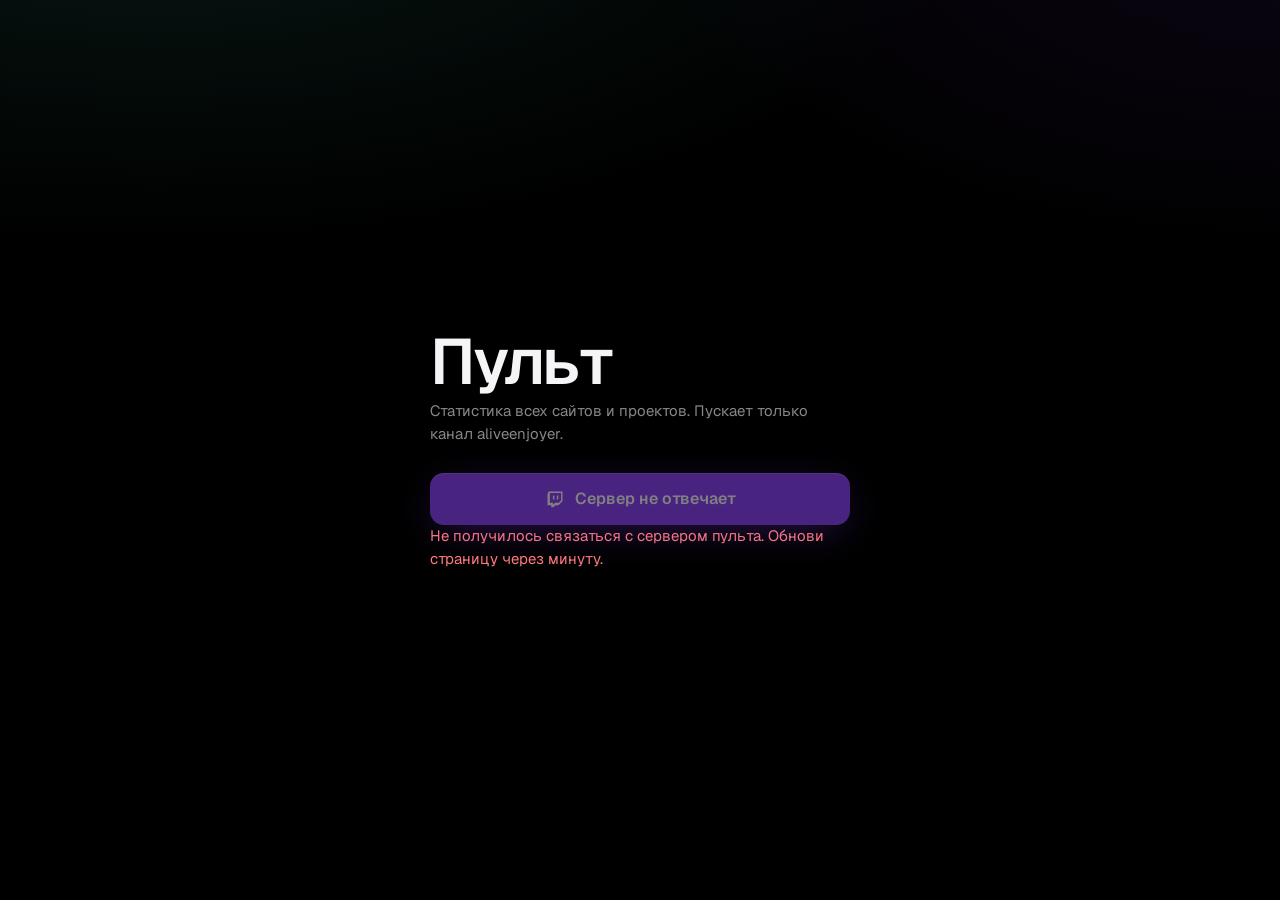
<file: admin/index.html>
<!doctype html>
<html lang="ru">
<head>
<meta charset="utf-8">
<meta name="viewport" content="width=device-width, initial-scale=1, viewport-fit=cover">
<title>Пульт</title>
<meta name="robots" content="noindex, nofollow">
<meta name="referrer" content="no-referrer">
<meta name="theme-color" content="#000000">
<link rel="icon" type="image/png" href="../assets/icon-64.png">
<link rel="apple-touch-icon" href="../assets/icon-180.png">
<link rel="preconnect" href="https://fonts.googleapis.com">
<link rel="preconnect" href="https://fonts.gstatic.com" crossorigin>
<link href="https://fonts.googleapis.com/css2?family=Geist:wght@300..700&display=swap" rel="stylesheet">
<!-- Пульт aliveenjoyer: закрытая сводка по всем сайтам. Цифры отдаёт служба wl-admin на VPS
     (исходник Skyrim/Pult/server/admin.py), вход через Twitch пускает только канал aliveenjoyer.
     Счётчик посещений сюда специально не подключён. -->
<style>
:root {
  color-scheme: dark;
  --bg: #000;
  --panel: rgba(255, 255, 255, .035);
  --panel-hi: rgba(255, 255, 255, .06);
  --text: #f5f5f7;
  --text-2: #c7c7cc;
  --muted: #86868b;
  --grid: rgba(255, 255, 255, .07);
  --base: rgba(255, 255, 255, .16);
  --bar: rgba(245, 245, 247, .24);
  --accent: #4fe3c1;
  --up: #3ddc84;
  --down: #ff7a7a;
  --twitch: #9146ff;
  --gutter: clamp(16px, 4vw, 40px);
  --r: 18px;
}
* { box-sizing: border-box; }
html { background: var(--bg); -webkit-text-size-adjust: 100%; }
body {
  margin: 0; min-height: 100vh; min-height: 100dvh;
  background:
    radial-gradient(1200px 520px at 12% -120px, rgba(79, 227, 193, .10), transparent 70%),
    radial-gradient(900px 480px at 100% -80px, rgba(145, 70, 255, .08), transparent 70%),
    var(--bg);
  background-repeat: no-repeat;
  color: var(--text);
  font-family: "Geist", system-ui, -apple-system, "Segoe UI", sans-serif;
  font-size: 15px; line-height: 1.5;
  -webkit-font-smoothing: antialiased;
}
a { color: inherit; text-decoration: none; }
button { font: inherit; color: inherit; background: none; border: 0; padding: 0; cursor: pointer; }
:focus-visible { outline: 2px solid var(--text); outline-offset: 3px; border-radius: 8px; }
.num, .t td.n, .axis { font-variant-numeric: tabular-nums; }
.wrap { max-width: 1240px; margin: 0 auto; padding: 0 var(--gutter); }
[hidden] { display: none !important; }

/* ---------- вход ---------- */
.login { min-height: 100vh; min-height: 100dvh; display: grid; place-items: center; padding: 40px var(--gutter); }
.login-box { width: min(420px, 100%); }
.login h1 { margin: 0 0 6px; font-size: clamp(44px, 9vw, 64px); font-weight: 600; letter-spacing: -.035em; line-height: 1; }
.login p { margin: 0; color: var(--muted); }
.login .lead { margin-bottom: 28px; }
.tw-btn {
  display: flex; align-items: center; justify-content: center; gap: 10px; width: 100%; height: 52px;
  border-radius: 14px; background: var(--twitch); color: #fff; font-weight: 600; font-size: 16px;
  box-shadow: 0 10px 40px -10px rgba(145, 70, 255, .7), inset 0 1px 0 rgba(255, 255, 255, .18);
  transition: transform .15s, filter .15s;
}
.tw-btn:hover { filter: brightness(1.08); }
.tw-btn:active { transform: scale(.985); }
.tw-btn[aria-disabled="true"] { opacity: .5; pointer-events: none; }
.tw-btn svg { width: 20px; height: 20px; fill: #fff; flex: none; }
.wait { margin-top: 22px; padding: 18px 20px; border-radius: 14px; background: var(--panel-hi); }
.wait b { display: block; font-weight: 600; margin-bottom: 4px; }
.code { font-size: 26px; font-weight: 600; letter-spacing: .14em; margin: 6px 0 2px; font-variant-numeric: tabular-nums; }
.wait .again { color: var(--text-2); text-decoration: underline; text-underline-offset: 3px; text-decoration-color: rgba(255,255,255,.3); }
.msg { margin-top: 16px; color: var(--text-2); }
.msg.bad { color: var(--down); }

/* ---------- верх ---------- */
.top { display: flex; align-items: center; gap: 16px; height: 64px; }
.top .brand { font-weight: 600; font-size: 17px; letter-spacing: -.01em; }
.top .upd { margin-left: auto; color: var(--muted); font-size: 13px; }
.top .upd.stale { color: var(--down); }
.top .out { color: var(--muted); font-size: 13px; padding: 6px 10px; border-radius: 8px; }
.top .out:hover { color: var(--text); background: var(--panel-hi); }

/* ---------- главная цифра ---------- */
.hero { padding: 18px 0 8px; display: grid; grid-template-columns: minmax(0, 340px) minmax(0, 1fr); gap: 20px 48px; align-items: end; }
.big-w { position: relative; display: inline-block; }
.big { display: block; font-size: clamp(72px, 12vw, 132px); font-weight: 600; letter-spacing: -.055em; line-height: .9; }
.stroke { position: absolute; left: -4px; right: -10px; bottom: -16px; width: calc(100% + 14px); min-width: 120px; height: 22px; overflow: visible; }
.stroke path { fill: none; stroke: var(--accent); stroke-width: 5; stroke-linecap: round; opacity: .85; }
.hero-lbl { margin: 26px 0 0; color: var(--text-2); font-size: 16px; }
.facts { display: flex; flex-wrap: wrap; gap: 8px 28px; margin: 14px 0 0; padding: 0; }
.facts div { display: flex; flex-direction: column; }
.facts dt { color: var(--muted); font-size: 13px; }
.facts dd { margin: 0; font-size: 22px; font-weight: 600; letter-spacing: -.02em; }
.chart { position: relative; height: 210px; }
.chart svg { display: block; width: 100%; height: 100%; overflow: visible; }
.axis { fill: var(--muted); font-size: 11px; }
.chart-cap { margin: 4px 0 0; color: var(--muted); font-size: 13px; }

/* ---------- блоки ---------- */
section.block { margin-top: 44px; }
.block > h2 { margin: 0 0 14px; font-size: 22px; font-weight: 600; letter-spacing: -.02em; }
.block > h2 small { font-size: 14px; font-weight: 400; color: var(--muted); letter-spacing: 0; margin-left: 8px; }

/* список сайтов */
.sites { border-radius: var(--r); background: var(--panel); padding: 6px 0; }
.srow {
  display: grid; align-items: center; gap: 0 18px; padding: 11px 20px;
  grid-template-columns: minmax(150px, 1.25fr) 64px 56px minmax(120px, 1fr) 96px 64px minmax(150px, 1.35fr);
}
.srow + .srow { box-shadow: 0 -1px 0 var(--grid); }
.srow.head { color: var(--muted); font-size: 12px; padding-top: 8px; padding-bottom: 6px; }
.srow.head + .srow { box-shadow: none; }
.sname { display: flex; align-items: center; gap: 10px; min-width: 0; font-weight: 500; }
.sname a { white-space: nowrap; overflow: hidden; text-overflow: ellipsis; }
.sname a:hover { text-decoration: underline; text-underline-offset: 3px; text-decoration-color: rgba(255,255,255,.35); }
.dot { width: 8px; height: 8px; border-radius: 50%; flex: none; background: var(--c, var(--muted)); box-shadow: 0 0 12px var(--c, transparent); }
.today { font-size: 20px; font-weight: 600; letter-spacing: -.02em; text-align: right; }
.yest, .wk, .nw { text-align: right; color: var(--text-2); }
.wk b { color: var(--text); font-weight: 600; }
.delta { display: block; font-size: 12px; color: var(--muted); }
.delta.up { color: var(--up); }
.delta.down { color: var(--down); }
.wk-l { display: none; color: var(--muted); font-size: 12px; }
.src { color: var(--muted); font-size: 13px; line-height: 1.35; min-width: 0; }
.src span { white-space: nowrap; }
.spark { height: 30px; position: relative; }
.spark svg { width: 100%; height: 100%; display: block; overflow: visible; }

/* проекты */
.proj { display: grid; grid-template-columns: repeat(12, minmax(0, 1fr)); gap: 16px; }
.card { border-radius: var(--r); background: var(--panel); padding: 20px 22px 22px; min-width: 0; }
.w7 { grid-column: span 7; } .w5 { grid-column: span 5; } .w12 { grid-column: span 12; }
.card h3 { display: flex; align-items: center; gap: 10px; margin: 0 0 14px; font-size: 17px; font-weight: 600; letter-spacing: -.01em; }
.card h3 a.open { margin-left: auto; font-size: 13px; font-weight: 400; color: var(--muted); }
.card h3 a.open:hover { color: var(--text); }
.stats { display: flex; flex-wrap: wrap; gap: 10px 26px; margin-bottom: 16px; }
.stat { display: flex; flex-direction: column; }
.stat .v { font-size: 26px; font-weight: 600; letter-spacing: -.03em; line-height: 1.1; }
.stat .k { color: var(--muted); font-size: 13px; }
.note { color: var(--muted); font-size: 13px; margin: 12px 0 0; }
.note b { color: var(--text-2); font-weight: 500; }
.off { color: var(--text-2); padding: 14px 16px; border-radius: 12px; background: var(--panel-hi); }

.t { width: 100%; border-collapse: collapse; font-size: 14px; }
.t th { text-align: left; font-weight: 400; color: var(--muted); font-size: 12px; padding: 0 8px 6px 0; }
.t td { padding: 6px 8px 6px 0; border-top: 1px solid var(--grid); vertical-align: middle; }
.t th.n, .t td.n { text-align: right; padding-right: 0; padding-left: 8px; }
.t td.who { max-width: 0; width: 40%; }
.t td.who > span { display: block; white-space: nowrap; overflow: hidden; text-overflow: ellipsis; }
.t .m { color: var(--muted); }
.t .sub { color: var(--muted); font-size: 12px; margin-left: 4px; }
.t td.hero { color: var(--text-2); white-space: nowrap; }

.split { display: flex; gap: 2px; height: 8px; margin: 4px 0 10px; }
.split i { display: block; border-radius: 4px; background: var(--c); min-width: 4px; }
.legend { display: flex; flex-wrap: wrap; gap: 6px 22px; font-size: 13px; color: var(--text-2); margin-bottom: 16px; }
.legend span { display: inline-flex; align-items: center; gap: 8px; }
.legend .m { color: var(--muted); }

.mini { height: 64px; margin: 2px 0 6px; position: relative; }
.mini svg { width: 100%; height: 100%; display: block; overflow: visible; }

.events { list-style: none; margin: 0; padding: 0; }
.events li { display: grid; grid-template-columns: 52px minmax(0, 1fr) auto; gap: 12px; padding: 8px 0; border-top: 1px solid var(--grid); font-size: 14px; }
.events li .d { color: var(--muted); }
.events li .ti { white-space: nowrap; overflow: hidden; text-overflow: ellipsis; }
.events li .p { color: var(--text-2); white-space: nowrap; }

.strip { display: grid; grid-template-columns: repeat(3, minmax(0, 1fr)); gap: 16px; }
.strip .card h3 { margin-bottom: 8px; }
.strip .line { color: var(--text-2); font-size: 14px; }
.strip .line b { color: var(--text); font-weight: 600; }

.err { color: var(--down); font-size: 13px; }
footer { margin: 48px 0 40px; color: var(--muted); font-size: 13px; max-width: 760px; }

/* подсказка над столбиками */
.tip {
  position: fixed; z-index: 50; pointer-events: none; padding: 7px 10px; border-radius: 10px;
  background: rgba(28, 28, 30, .96); box-shadow: 0 8px 30px rgba(0, 0, 0, .5), inset 0 0 0 1px rgba(255,255,255,.08);
  font-size: 13px; line-height: 1.35; color: var(--text); white-space: nowrap; transform: translate(-50%, calc(-100% - 10px));
}
.tip .m { color: var(--muted); }

.skeleton { color: var(--muted); padding: 60px 0; }

@media (max-width: 1100px) {
  .srow { grid-template-columns: minmax(140px, 1.3fr) 56px 50px minmax(110px, 1fr) 90px 56px; }
  .srow .src { display: none; }
}
@media (max-width: 960px) {
  .hero { grid-template-columns: 1fr; }
  .w7, .w5 { grid-column: span 12; }
  .strip { grid-template-columns: 1fr; }
}
@media (max-width: 700px) {
  .srow {
    grid-template-columns: minmax(0, 1fr) auto; grid-template-areas: "name today" "spark wk" "src src";
    gap: 6px 14px; padding: 12px 16px;
  }
  .srow.head { display: none; }
  .srow .sname { grid-area: name; }
  .srow .today { grid-area: today; }
  .srow .spark { grid-area: spark; }
  .srow .wk { grid-area: wk; }
  .srow .yest, .srow .nw { display: none; }
  .wk-l { display: inline; }
  .srow .src { display: block; grid-area: src; }
  .today::after { content: " сегодня"; font-size: 12px; font-weight: 400; color: var(--muted); letter-spacing: 0; }
  .card { padding: 18px 16px 18px; }
  .chart { height: 170px; }
  .t td.hero { display: none; }
  .t th.hero { display: none; }
}
@media (prefers-reduced-motion: reduce) { * { transition: none !important; } }
</style>
</head>
<body>

<main id="login" class="login" hidden>
  <div class="login-box">
    <h1>Пульт</h1>
    <p class="lead">Статистика всех сайтов и проектов. Пускает только канал aliveenjoyer.</p>
    <a id="tw" class="tw-btn" href="#" target="_blank" rel="noopener" aria-disabled="true">
      <svg viewBox="0 0 24 24" aria-hidden="true"><path d="M4.3 3 3 6.4v13.1h4.5V22h2.6l2.4-2.5h3.6L21 14.6V3H4.3Zm15 10.7-2.8 2.8H12l-2.4 2.4v-2.4H5.8V4.7h13.5v9Zm-3.4-5.9v4.9h-1.7V7.8h1.7Zm-4.7 0v4.9H9.5V7.8h1.7Z"/></svg>
      <span id="tw-l">Готовлю вход…</span>
    </a>
    <div id="wait" class="wait" hidden>
      <b>Подтверди вход на Twitch</b>
      <p>Код уже вписан. Если Twitch спросит, введи:</p>
      <div class="code" id="code"></div>
      <p><a id="again" class="again" href="#" target="_blank" rel="noopener">Открыть Twitch ещё раз</a></p>
    </div>
    <p id="lmsg" class="msg" hidden></p>
  </div>
</main>

<div id="app" hidden>
  <div class="wrap">
    <header class="top">
      <span class="brand">Пульт</span>
      <span id="upd" class="upd"></span>
      <button id="out" class="out" type="button">Выйти</button>
    </header>
    <div id="body"><p class="skeleton">Собираю цифры…</p></div>
    <footer>Дни считаются по Москве. «Людей за день» — разные люди за один день; кто зашёл в разные дни, считается в каждом.
      Тестовые заходы не входят. Скачивания — с GitHub за всё время, твои собственные обновления тоже там.</footer>
  </div>
</div>

<div id="tip" class="tip" hidden></div>

<script>
(function () {
  'use strict';
  var LOCAL = /^(localhost|127\.0\.0\.1)$/.test(location.hostname);
  var API = LOCAL ? 'http://127.0.0.1:8100' : 'https://173-249-26-11.sslip.io:8444/admin';
  var KEY = 'ae-pult';
  var token = '';
  try { token = localStorage.getItem(KEY) || ''; } catch (e) {}
  function keep(t) { token = t; try { if (t) localStorage.setItem(KEY, t); else localStorage.removeItem(KEY); } catch (e) {} }

  var $ = function (id) { return document.getElementById(id); };
  function esc(s) { return String(s == null ? '' : s).replace(/[&<>"']/g, function (c) { return { '&': '&amp;', '<': '&lt;', '>': '&gt;', '"': '&quot;', "'": '&#39;' }[c]; }); }
  var nf = new Intl.NumberFormat('ru-RU');
  function n(x) { return nf.format(x || 0); }
  function compact(x) {
    x = x || 0;
    if (x >= 1e6) return (Math.round(x / 1e5) / 10).toString().replace('.', ',') + ' млн';
    if (x >= 1e4) return Math.round(x / 1e3) + ' тыс.';
    return n(x);
  }
  function plural(k, one, few, many) {
    var a = Math.abs(k) % 100, b = a % 10;
    if (a > 10 && a < 20) return many;
    if (b === 1) return one;
    if (b >= 2 && b <= 4) return few;
    return many;
  }
  function people(k) { return n(k) + ' ' + plural(k, 'человек', 'человека', 'человек'); }
  var WD = ['вс', 'пн', 'вт', 'ср', 'чт', 'пт', 'сб'];
  function dshort(day) { return day.slice(8, 10) + '.' + day.slice(5, 7); }
  function dlong(day) { var d = new Date(day + 'T12:00:00Z'); return dshort(day) + ', ' + WD[d.getUTCDay()]; }
  function ago(ts) {
    var s = Date.now() / 1000 - ts;
    if (s < 90) return 'только что';
    if (s < 3600) return Math.round(s / 60) + ' мин назад';
    if (s < 86400) return Math.round(s / 3600) + ' ч назад';
    var d = Math.round(s / 86400);
    return d + ' ' + plural(d, 'день', 'дня', 'дней') + ' назад';
  }
  function hours(sec) { return sec < 3600 ? Math.round(sec / 60) + ' мин' : (Math.round(sec / 360) / 10).toString().replace('.', ',') + ' ч'; }

  function call(path, body) {
    var h = {};
    if (token) h.Authorization = 'Bearer ' + token;
    if (body) h['Content-Type'] = 'application/json';
    return fetch(API + path, { method: body ? 'POST' : 'GET', headers: h, body: body ? JSON.stringify(body) : undefined, cache: 'no-store' })
      .then(function (r) {
        return r.json().catch(function () { return {}; }).then(function (j) {
          if (!r.ok) { var e = new Error(j.error || r.status); e.status = r.status; throw e; }
          return j;
        });
      });
  }

  /* ---------------- вход ---------------- */
  var flow = null, pollT = 0, restartT = 0, waiting = false;
  function lmsg(text, bad) { var m = $('lmsg'); m.hidden = !text; m.textContent = text || ''; m.className = 'msg' + (bad ? ' bad' : ''); }
  function showLogin(text, bad) {
    $('app').hidden = true; $('login').hidden = false;
    waiting = false; $('wait').hidden = true;
    lmsg(text, bad);
    prepare();
  }
  function prepare() {
    clearTimeout(pollT); clearTimeout(restartT);
    var b = $('tw');
    b.setAttribute('aria-disabled', 'true'); $('tw-l').textContent = 'Готовлю вход…';
    call('/api/login/start', {}).then(function (f) {
      flow = f;
      b.href = f.url; $('again').href = f.url; $('code').textContent = f.code;
      b.setAttribute('aria-disabled', 'false'); $('tw-l').textContent = 'Войти через Twitch';
      restartT = setTimeout(function () { showLogin('Код входа устарел, нажми кнопку ещё раз.'); }, Math.max(60, f.expires_in - 60) * 1000);
    }).catch(function () {
      $('tw-l').textContent = 'Сервер не отвечает';
      lmsg('Не получилось связаться с сервером пульта. Обнови страницу через минуту.', true);
    });
  }
  $('tw').addEventListener('click', function () {
    if (!flow) return;
    waiting = true; $('wait').hidden = false; lmsg('');
    $('tw-l').textContent = 'Жду подтверждения на Twitch…';
    clearTimeout(pollT); pollT = setTimeout(poll, 3000);
  });
  function poll() {
    if (!flow || !waiting) return;
    call('/api/login/poll', { id: flow.id }).then(function (r) {
      if (r.state === 'ok') { keep(r.token); flow = null; waiting = false; clearTimeout(restartT); openApp(); return; }
      if (r.state === 'denied') { showLogin('Это канал ' + (r.login || 'не aliveenjoyer') + '. Пульт открывается только для aliveenjoyer.', true); return; }
      if (r.state === 'expired') { showLogin('Вход не подтвердился. Нажми кнопку ещё раз.'); return; }
      pollT = setTimeout(poll, ((flow && flow.interval) || 5) * 1000);
    }).catch(function () { pollT = setTimeout(poll, 8000); });
  }
  document.addEventListener('visibilitychange', function () {
    if (document.hidden) return;
    if (waiting) { clearTimeout(pollT); poll(); }
    else if (token && !$('app').hidden && Date.now() - lastOk > 30000) refresh();
  });

  /* ---------------- пульт ---------------- */
  var lastOk = 0, timer = 0, last = null;
  function openApp() {
    $('login').hidden = true; $('app').hidden = false;
    refresh();
    clearInterval(timer);
    timer = setInterval(function () { if (!document.hidden) refresh(); }, 60000);
  }
  function refresh() {
    return call('/api/data').then(function (d) {
      lastOk = Date.now(); last = d; render(d);
      var t = new Date(d.at * 1000);
      $('upd').className = 'upd';
      $('upd').textContent = 'обновлено в ' + String(t.getHours()).padStart(2, '0') + ':' + String(t.getMinutes()).padStart(2, '0');
    }).catch(function (e) {
      if (e.status === 401) { keep(''); clearInterval(timer); showLogin('Вход истёк, войди ещё раз.'); return; }
      $('upd').className = 'upd stale';
      $('upd').textContent = lastOk ? 'нет связи, цифры на ' + new Date(lastOk).toTimeString().slice(0, 5) : 'нет связи с сервером';
    });
  }
  $('out').addEventListener('click', function () {
    var t = token;
    keep(''); clearInterval(timer);
    if (t) fetch(API + '/api/logout', { method: 'POST', headers: { Authorization: 'Bearer ' + t } }).catch(function () {});
    showLogin('Ты вышел из пульта.');
  });

  /* ---------------- графики ---------------- */
  function niceStep(max, count) {
    var raw = Math.max(1, max) / count, p = Math.pow(10, Math.floor(Math.log10(raw))), m = raw / p;
    return (m <= 1 ? 1 : m <= 2 ? 2 : m <= 5 ? 5 : 10) * p;
  }
  function barPath(x, y, w, h, r) {
    if (h <= 0) return '';
    r = Math.min(r, w / 2, h);
    return 'M' + x + ',' + (y + h) + 'V' + (y + r) + 'Q' + x + ',' + y + ' ' + (x + r) + ',' + y + 'H' + (x + w - r) +
      'Q' + (x + w) + ',' + y + ' ' + (x + w) + ',' + (y + r) + 'V' + (y + h) + 'Z';
  }
  /* столбики по дням: values, days, opts {color, todayColor, axis, labels, tip(i)} */
  function columns(el, values, days, o) {
    var W = el.clientWidth || 300, H = el.clientHeight || 100;
    var padR = o.axis ? 34 : 0, padB = o.labels ? 20 : 0, padT = o.axis ? 8 : 2;
    var cw = W - padR, ch = H - padB - padT, nn = values.length, slot = cw / nn;
    var bw = Math.max(2, Math.min(24, slot - 2)), max = 0;
    values.forEach(function (v) { if (v > max) max = v; });
    var top = max || 1, svg = '';
    if (o.axis) {
      var step = niceStep(max, 3); top = Math.max(step, Math.ceil(max / step) * step);
      for (var t = step; t <= top + 1e-9; t += step) {
        var gy = padT + ch - ch * t / top;
        svg += '<line x1="0" x2="' + cw + '" y1="' + gy + '" y2="' + gy + '" stroke="var(--grid)" stroke-width="1"/>' +
          '<text class="axis" x="' + (W - 2) + '" y="' + (gy + 4) + '" text-anchor="end">' + n(t) + '</text>';
      }
    }
    svg += '<line x1="0" x2="' + cw + '" y1="' + (padT + ch + .5) + '" y2="' + (padT + ch + .5) + '" stroke="var(--base)" stroke-width="1"/>';
    values.forEach(function (v, i) {
      if (v == null) return;
      var h = v > 0 ? Math.max(2, ch * v / top) : 0, x = i * slot + (slot - bw) / 2;
      var c = i === nn - 1 ? (o.todayColor || o.color) : o.color;
      svg += '<path d="' + barPath(x, padT + ch - h, bw, h, bw >= 8 ? 4 : 2) + '" fill="' + c + '"' + (o.dim && i !== nn - 1 ? ' fill-opacity="' + o.dim + '"' : '') + '/>';
    });
    if (o.labels) {
      var marks = [0, Math.floor(nn / 2), nn - 1];
      marks.forEach(function (i, k) {
        var x = i * slot + slot / 2, anchor = k === 0 ? 'start' : k === 2 ? 'end' : 'middle';
        if (k === 0) x = i * slot + (slot - bw) / 2; if (k === 2) x = i * slot + (slot + bw) / 2;
        svg += '<text class="axis" x="' + x + '" y="' + (H - 4) + '" text-anchor="' + anchor + '">' + (i === nn - 1 ? 'сегодня' : dshort(days[i])) + '</text>';
      });
    }
    el.innerHTML = '<svg role="img" aria-label="' + esc(o.label || '') + '" viewBox="0 0 ' + W + ' ' + H + '">' + svg + '</svg>';
    hover(el, nn, slot, o.tip);
  }
  var tip = $('tip');
  function hover(el, nn, slot, fn) {
    if (!fn) return;
    function at(e) {
      var r = el.getBoundingClientRect(), i = Math.floor((e.clientX - r.left) / slot);
      if (i < 0 || i >= nn) { tip.hidden = true; return; }
      var html = fn(i);
      if (!html) { tip.hidden = true; return; }
      tip.innerHTML = html; tip.hidden = false;
      var x = Math.min(Math.max(r.left + (i + .5) * slot, 90), innerWidth - 90);
      tip.style.left = x + 'px'; tip.style.top = Math.max(e.clientY, 64) + 'px';
    }
    el.onpointermove = at; el.onpointerdown = at;
    el.onpointerleave = function () { tip.hidden = true; };
  }
  window.addEventListener('scroll', function () { tip.hidden = true; }, { passive: true });

  /* ---------------- отрисовка ---------------- */
  function bad(sec) { return !sec || sec.error; }
  function errLine(name, sec) { return '<p class="err">' + esc(name) + ': не собралось' + (sec && sec.error ? ' (' + esc(sec.error) + ')' : '') + '</p>'; }

  function render(d) {
    var s = d.sites, html = '';
    if (bad(s)) { $('body').innerHTML = errLine('Сайты', s); return; }
    var days = s.days, tot = s.total, nn = days.length;
    var prev7 = tot.slice(nn - 8, nn - 1), avg = Math.round(prev7.reduce(function (a, b) { return a + b; }, 0) / 7);
    html += '<section class="hero">' +
      '<div class="hero-num"><span class="big-w"><span class="big">' + n(tot[nn - 1]) + '</span>' +
      '<svg class="stroke" viewBox="0 0 190 22" preserveAspectRatio="none" aria-hidden="true"><path d="M4 15c30-7 62-10 96-9 30 1 55 4 84 1" vector-effect="non-scaling-stroke"/></svg></span>' +
      '<p class="hero-lbl">' + plural(tot[nn - 1], 'человек', 'человека', 'человек') + ' сегодня на всех сайтах</p>' +
      '<dl class="facts"><div><dt>вчера</dt><dd>' + n(tot[nn - 2]) + '</dd></div>' +
      '<div><dt>в среднем за неделю</dt><dd>' + n(avg) + '</dd></div>' +
      '<div><dt>за час</dt><dd>' + n(s.hour) + '</dd></div></dl></div>' +
      '<div><div class="chart" id="c-total"></div><p class="chart-cap" id="c-total-cap">Люди за день на всех сайтах вместе</p></div>' +
      '</section>';

    html += '<section class="block"><h2>Сайты<small>люди за день</small></h2><div class="sites">' +
      '<div class="srow head"><span>сайт</span><span class="today" style="font-size:12px;font-weight:400">сегодня</span><span class="yest">вчера</span>' +
      '<span>14 дней</span><span class="wk">за 7 дней</span><span class="nw">новых</span><span class="src">откуда за неделю</span></div>';
    s.sites.forEach(function (x, k) {
      var dl = '';
      if (x.prev_week > 0) {
        var p = Math.round(100 * (x.week - x.prev_week) / x.prev_week);
        dl = p > 0 ? '<span class="delta up">▲ ' + p + ' %</span>' : p < 0 ? '<span class="delta down">▼ ' + (-p) + ' %</span>' : '<span class="delta">как прошлая</span>';
      } else if (x.week > 0) dl = '<span class="delta">новое</span>';
      var src = x.sources.map(function (z) { return '<span>' + esc(z[0]) + ' ' + n(z[1]) + '</span>'; }).join(', ');
      if (x.pages.length) src += (src ? '<br>' : '') + x.pages.map(function (z) { return '<span>' + esc(z[0]) + ' ' + n(z[1]) + '</span>'; }).join(', ');
      html += '<div class="srow" style="--c:' + esc(x.color) + '">' +
        '<span class="sname"><i class="dot"></i><a href="' + esc(x.url) + '" target="_blank" rel="noopener" title="Всего ' + n(x.views_all) + ' просмотров' + (x.since ? ' с ' + dshort(x.since) : '') + '">' + esc(x.name) + '</a></span>' +
        '<span class="today num">' + n(x.today) + '</span>' +
        '<span class="yest num">' + n(x.yesterday) + '</span>' +
        '<span class="spark" id="sp-' + k + '"></span>' +
        '<span class="wk num"><span class="wk-l">за неделю </span><b>' + n(x.week) + '</b>' + dl + '</span>' +
        '<span class="nw num">' + (x.has_new ? n(x.week_new) : '—') + '</span>' +
        '<span class="src">' + (src || 'никого') + '</span></div>';
    });
    html += '</div></section>';

    html += '<section class="block"><h2>Внутри проектов</h2><div class="proj">' +
      rpgCard(d.rpg) + clickerCard(d.clicker, days) + lobbyCard(d.lobby) + dlCard(d.downloads) + '</div>' +
      '<div class="strip" style="margin-top:16px">' + dloCard(d.dlo) + mcCard(d.misc) + sashaCard(d.misc) + '</div></section>';

    $('body').innerHTML = html;
    drawCharts(d);
  }

  function drawCharts(d) {
    var s = d.sites, days = s.days, nn = days.length;
    var el = $('c-total');
    if (el) {
      // пустое начало (до счётчиков на всех сайтах) не показываем: с первого дня, где людей хотя бы 5 % от пика, но не меньше 14 дней
      var peak = Math.max.apply(null, s.total), from = 0;
      while (from < nn - 14 && s.total[from] < peak * .05) from++;
      var tv = s.total.slice(from), td = days.slice(from);
      $('c-total-cap').textContent = 'Люди за день на всех сайтах вместе, с ' + dshort(td[0]);
      columns(el, tv, td, {
        color: 'var(--bar)', todayColor: 'var(--accent)', axis: true, labels: true, label: 'Люди за день на всех сайтах с ' + dshort(td[0]),
        tip: function (i) { return '<b>' + people(tv[i]) + '</b><br><span class="m">' + dlong(td[i]) + (i === tv.length - 1 ? ', день ещё идёт' : '') + '</span>'; }
      });
    }
    s.sites.forEach(function (x, k) {
      var e = $('sp-' + k); if (!e) return;
      var from = nn - 14, vals = x.people.slice(from), dd = days.slice(from);
      columns(e, vals, dd, {
        color: x.color, dim: .45, label: x.name + ': люди за день, 14 дней',
        tip: function (i) {
          var j = from + i;
          return '<b>' + people(x.people[j]) + '</b><br><span class="m">' + dlong(days[j]) + ', просмотров ' + n(x.views[j]) +
            (x.has_new ? ', новых ' + n(x.new[j]) : '') + '</span>';
        }
      });
    });
    var c = d.clicker, ce = $('c-click');
    if (ce && !bad(c)) {
      var from = nn - 14, vals = c.browsers.slice(from).map(function (v, i) { return v == null ? c.logged[from + i] : v; });
      columns(ce, vals, days.slice(from), {
        color: '#f5cf6a', dim: .5, labels: true, label: 'Кликер: игроки за день, 14 дней',
        tip: function (i) { var j = from + i; return '<b>' + people(vals[i]) + ' играли</b><br><span class="m">' + dlong(days[j]) + ', из них вошли через Twitch ' + n(c.logged[j]) + '</span>'; }
      });
    }
  }

  function card(cls, color, title, url, inner) {
    return '<article class="card ' + cls + '" style="--c:' + color + '"><h3><i class="dot"></i>' + esc(title) +
      (url ? '<a class="open" href="' + esc(url) + '" target="_blank" rel="noopener">открыть</a>' : '') + '</h3>' + inner + '</article>';
  }
  function stat(v, k) { return '<div class="stat"><span class="v">' + v + '</span><span class="k">' + esc(k) + '</span></div>'; }

  function rpgCard(r) {
    var url = 'https://rpg.aliveenjoyer.art/game';
    if (bad(r)) return card('w7', '#4fe3c1', 'Чат-RPG', url, errLine('RPG', r));
    if (!r.online) return card('w7', '#4fe3c1', 'Чат-RPG', url, '<p class="off">Колесо сейчас выключено. Игроки RPG видны, только пока оно запущено.</p>');
    var f = r.factions, keys = Object.keys(f), sum = keys.reduce(function (a, k) { return a + f[k].souls; }, 0) || 1;
    var inner = '<div class="stats">' + stat(n(r.players), 'игроков в таблице') + stat(n(r.active), 'сейчас в чате') +
      stat(n(r.subs), 'сабов') + stat(compact(r.souls), 'душ на руках') + '</div>';
    inner += '<div class="split" role="img" aria-label="Души по фракциям">' + keys.map(function (k) {
      return '<i style="--c:' + f[k].color + ';flex:' + Math.max(f[k].souls, 1) + '"></i>'; }).join('') + '</div>';
    inner += '<div class="legend">' + keys.map(function (k) {
      return '<span><i class="dot" style="--c:' + f[k].color + '"></i>' + esc(f[k].name) + ' <span class="m">' + n(f[k].players) + ' игр., ' +
        Math.round(100 * f[k].souls / sum) + ' % душ</span></span>'; }).join('') + '</div>';
    inner += '<table class="t"><thead><tr><th>игрок</th><th class="hero">герой</th><th class="n">души</th><th class="n">всего добыл</th></tr></thead><tbody>' +
      r.top.map(function (p) {
        var fc = (f[p.faction] || {}).color || 'var(--muted)';
        return '<tr><td class="who"><span><i class="dot" style="display:inline-block;margin-right:8px;--c:' + fc + '"></i>' + esc(p.name) +
          (p.sub ? '<span class="sub">саб</span>' : '') + (p.active ? '<span class="sub">в чате</span>' : '') + '</span></td>' +
          '<td class="hero">' + esc(p.hero || '—') + '</td><td class="n">' + n(p.souls) + '</td><td class="n m">' + n(p.earned) + '</td></tr>';
      }).join('') + '</tbody></table>';
    return card('w7', '#4fe3c1', 'Чат-RPG', url, inner);
  }

  function clickerCard(c, days) {
    var url = 'https://clicker.aliveenjoyer.art';
    if (bad(c)) return card('w5', '#f5cf6a', 'Хлыстопад', url, errLine('Кликер', c));
    var inner = '<div class="stats">' + stat(n(c.week), 'играли за неделю') + stat(n(c.logged_total), 'вошли через Twitch') +
      stat(compact(c.exchange_souls), 'душ обменяли в RPG') + '</div>';
    inner += '<div class="mini" id="c-click"></div>';
    inner += '<p class="note" style="margin:0 0 14px">' + (c.today.length ? 'Сегодня играли: <b>' + c.today.map(esc).join(', ') + '</b>' : 'Сегодня через Twitch ещё никто не играл') + '</p>';
    inner += '<table class="t"><thead><tr><th>игрок</th><th class="n">волна</th><th class="n">в игре</th><th class="n">заходил</th></tr></thead><tbody>' +
      c.players.slice(0, 6).map(function (p) {
        return '<tr><td class="who"><span>' + esc(p.name) + '</span></td><td class="n">' + n(p.wave) + '</td><td class="n m">' + hours(p.play) +
          '</td><td class="n m">' + ago(p.last) + '</td></tr>';
      }).join('') + '</tbody></table>';
    inner += '<p class="note">Обменник: ' + n(c.exchange_people) + ' ' + plural(c.exchange_people, 'человек', 'человека', 'человек') + ' за всё время.</p>';
    return card('w5', '#f5cf6a', 'Хлыстопад', url, inner);
  }

  function lobbyCard(l) {
    var url = 'https://lobby.aliveenjoyer.art';
    if (bad(l)) return card('w5', '#f0a02c', 'Лобби', url, errLine('Лобби', l));
    var wk = l.signups.slice(-7).reduce(function (a, b) { return a + b; }, 0);
    var inner = '<div class="stats">' + stat(n(l.users), 'аккаунтов') + stat(n(l.steam), 'со Steam') + stat(n(l.played), 'уже сыграли') +
      stat(n(wk), 'новых за неделю') + '</div>';
    inner += '<ul class="events">' + l.events.map(function (e) {
      return '<li><span class="d">' + dshort(e.day) + '</span><span class="ti">' + esc(e.title) + '</span><span class="p">' +
        n(e.people) + ' ' + plural(e.people, 'игрок', 'игрока', 'игроков') + ', ' + n(e.matches) + ' ' + plural(e.matches, 'матч', 'матча', 'матчей') + '</span></li>';
    }).join('') + '</ul>';
    inner += '<p class="note">Всего ' + n(l.events_total) + ' ' + plural(l.events_total, 'лобби', 'лобби', 'лобби') + ' и ' + n(l.matches_total) + ' ' +
      plural(l.matches_total, 'матч', 'матча', 'матчей') + (l.last_activity ? '. Последнее действие на сайте ' + ago(l.last_activity) : '') + '.</p>';
    return card('w5', '#f0a02c', 'Лобби', url, inner);
  }

  function dlCard(g) {
    if (bad(g)) return card('w7', '#a1a1a6', 'Скачивания программ', '', errLine('Скачивания', g));
    var colors = { chatlock: '#ff9a2e', encore: '#ff7eb6', dlo: '#3f8cff', overlay: '#a78bfa' };
    var inner = '<table class="t"><thead><tr><th>программа</th><th>последняя версия</th><th class="n">её скачали</th><th class="n">всего</th></tr></thead><tbody>' +
      g.repos.map(function (r) {
        if (r.error) return '<tr><td class="who"><span>' + esc(r.name) + '</span></td><td class="m" colspan="3">GitHub не ответил</td></tr>';
        return '<tr><td class="who"><span><i class="dot" style="display:inline-block;margin-right:8px;--c:' + (colors[r.key] || 'var(--muted)') + '"></i>' +
          '<a href="https://github.com/' + esc(r.repo) + '/releases" target="_blank" rel="noopener">' + esc(r.name) + '</a></span></td>' +
          '<td>' + esc(r.tag || '—') + ' <span class="m">' + (r.date ? dshort(r.date) : '') + '</span></td>' +
          '<td class="n">' + n(r.latest) + '</td><td class="n">' + n(r.total) + '</td></tr>';
      }).join('') + '</tbody></table>';
    inner += '<p class="note">С GitHub, без файлов контрольных сумм. Обновляется раз в час' + (g.at ? ', последний раз ' + ago(g.at) : '') + '.</p>';
    return card('w7', '#a1a1a6', 'Скачивания программ', '', inner);
  }

  function dloCard(t) {
    if (bad(t)) return card('', '#3f8cff', 'Поддержка Optimizer', '', errLine('Поддержка', t));
    var l = t.latest[0];
    return card('', '#3f8cff', 'Поддержка Optimizer', '', '<p class="line"><b>' + n(t.total) + '</b> ' + plural(t.total, 'отчёт', 'отчёта', 'отчётов') +
      ', за неделю <b>' + n(t.week) + '</b>, открытых ' + n(t.open) + '.' + (l ? ' Последний ' + ago(l.at) + ', версия ' + esc(l.app) + '.' : '') + '</p>');
  }
  function mcCard(m) {
    if (bad(m)) return card('', '#8bd46a', 'Minecraft-сервер', '', errLine('Minecraft', m));
    var s = m.minecraft;
    return card('', '#8bd46a', 'Minecraft-сервер', 'https://aliveenjoyer.art/minecraft/', '<p class="line">' +
      (s.up ? 'Работает, на сервере <b>' + n(s.online) + '</b> из ' + n(s.max) + '.' : 'Сейчас выключен.') + '</p>');
  }
  function sashaCard(m) {
    if (bad(m)) return '';
    var a = m.sasha_apps;
    return card('', '#ff9ecf', 'Анкета sashawaify', 'https://sashawaify.aliveenjoyer.art', '<p class="line"><b>' + n(a.total) + '</b> ' +
      plural(a.total, 'заявка', 'заявки', 'заявок') + ' в модеры, за неделю <b>' + n(a.week) + '</b>.</p>');
  }

  var rT = 0;
  window.addEventListener('resize', function () { clearTimeout(rT); rT = setTimeout(function () { if (last && !$('app').hidden) drawCharts(last); }, 150); });

  if (token) openApp(); else showLogin();
})();
</script>
</body>
</html>
</file>
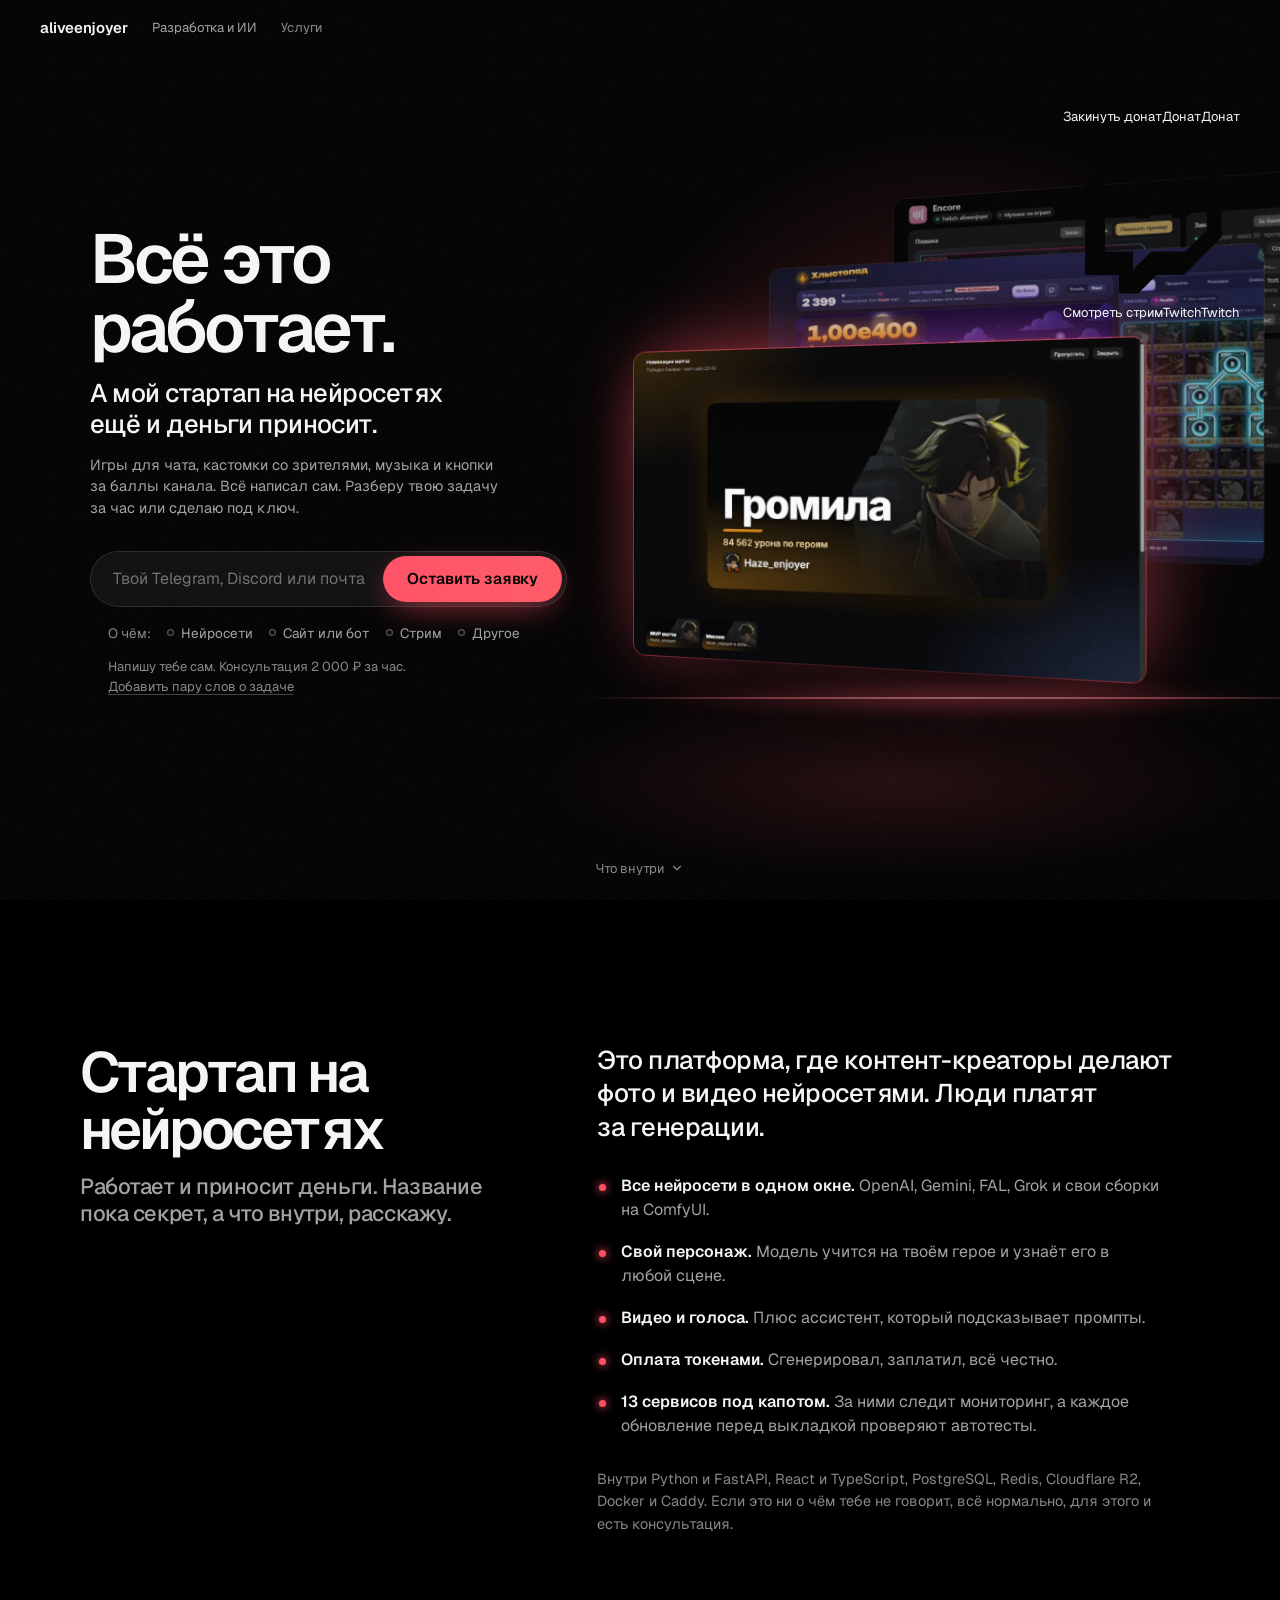
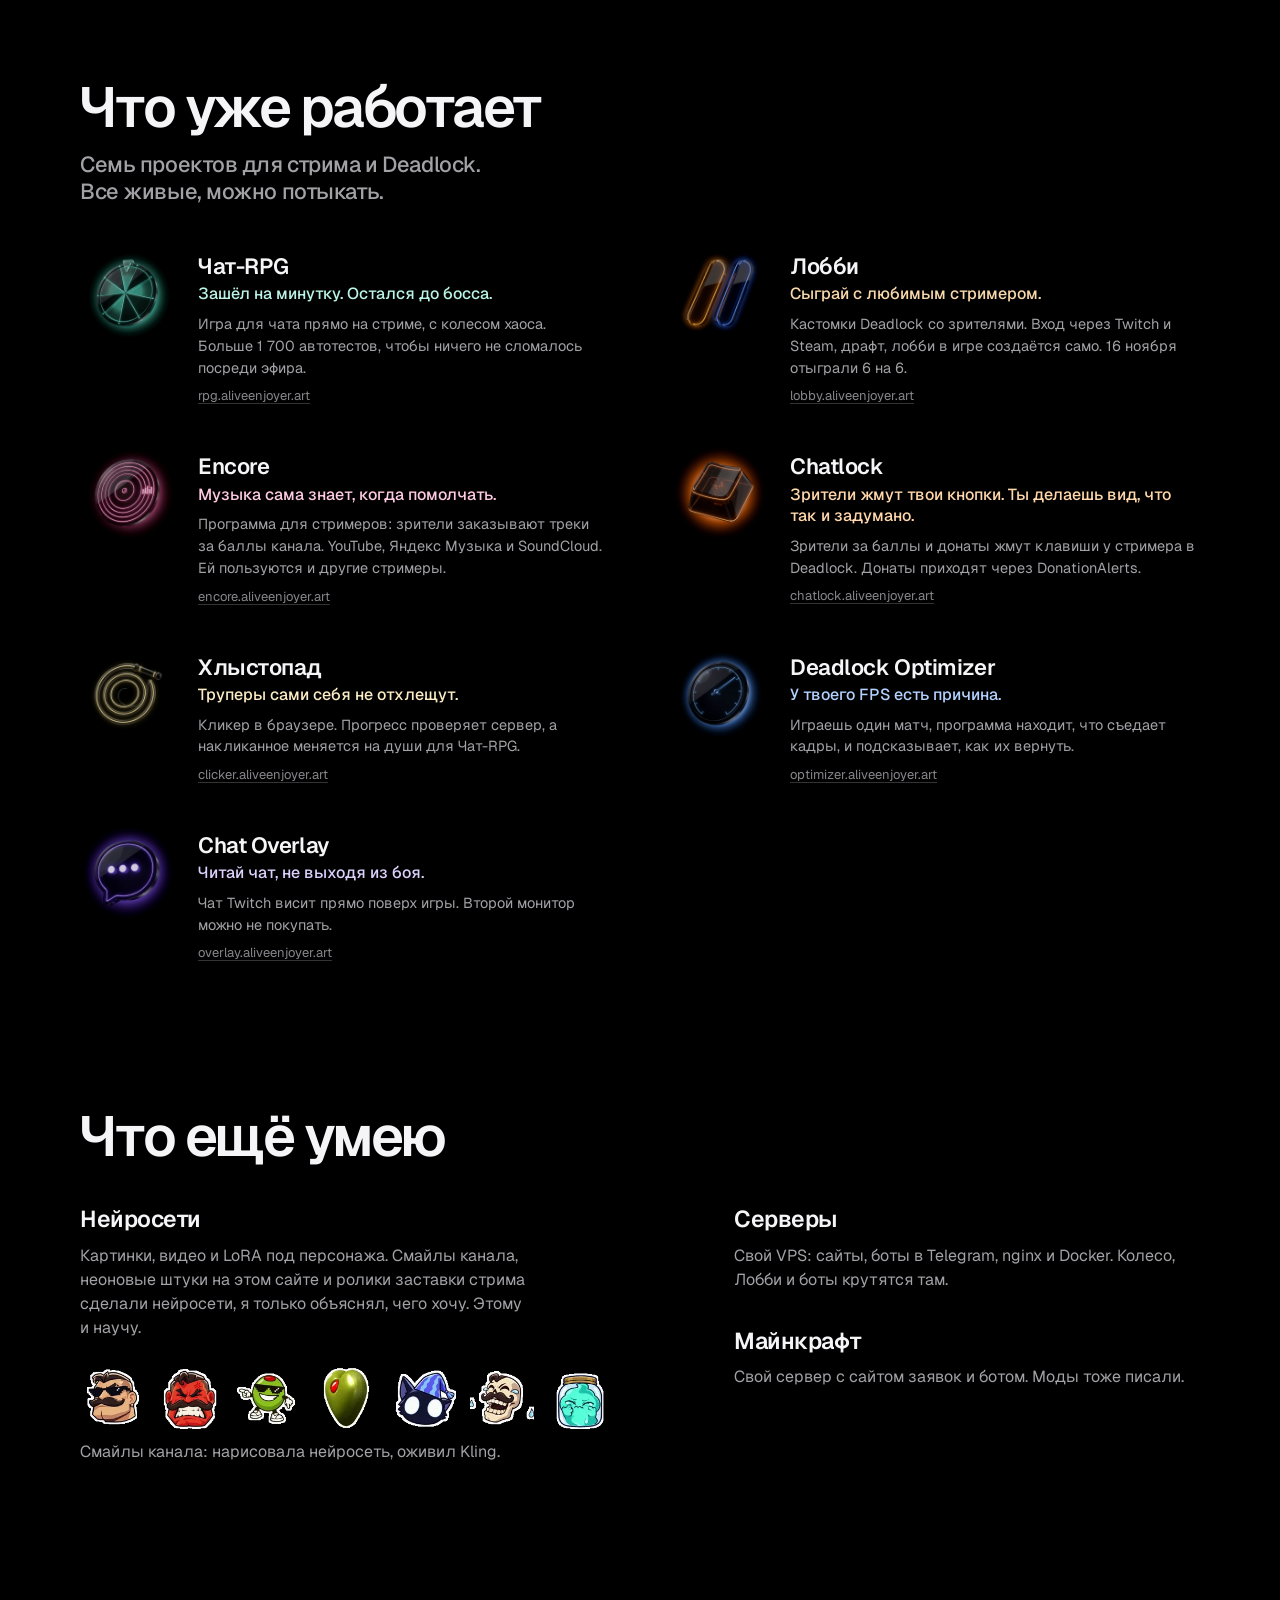
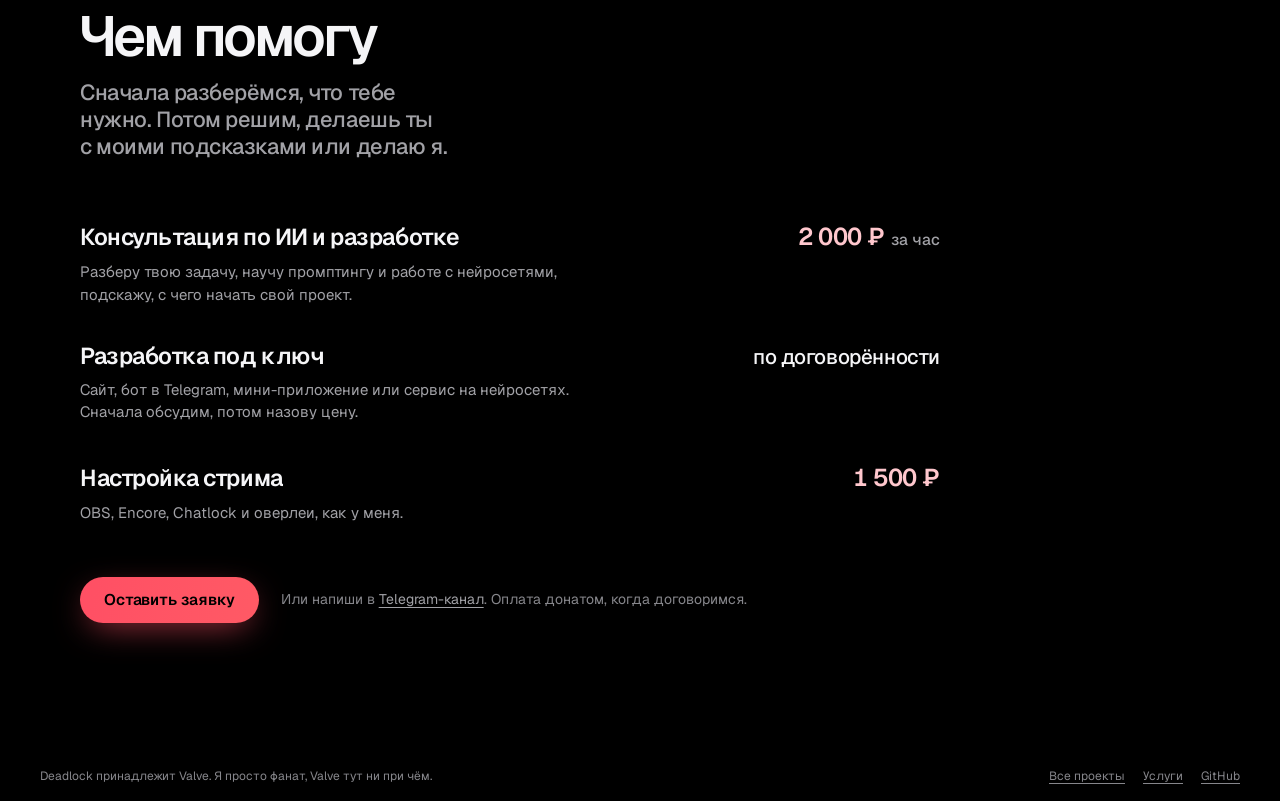
<file: dev/index.html>
<!doctype html>
<html lang="ru">
<head>
<meta charset="utf-8">
<meta name="viewport" content="width=device-width, initial-scale=1, viewport-fit=cover">
<title>Разработка и ИИ: aliveenjoyer</title>
<meta name="description" content="Свой стартап на нейросетях, который приносит деньги, и семь живых проектов для стрима. Консультации по ИИ и разработке, сайты, боты и программы под ключ.">
<meta name="theme-color" content="#000000">
<meta property="og:title" content="Разработка и ИИ: aliveenjoyer">
<meta property="og:description" content="Стартап на нейросетях, который приносит деньги, и семь живых проектов для стрима. Консультации и разработка под ключ.">
<meta property="og:type" content="website">
<meta property="og:url" content="https://aliveenjoyer.art/dev/">
<meta property="og:image" content="https://aliveenjoyer.art/dev/og.jpg">
<meta name="twitter:card" content="summary_large_image">
<link rel="canonical" href="https://aliveenjoyer.art/dev/">
<link rel="icon" type="image/png" href="../assets/icon-64.png">
<link rel="apple-touch-icon" href="../assets/icon-180.png">
<script>if (/[?&]still/.test(location.search)) document.documentElement.classList.add('still');</script>
<link rel="preconnect" href="https://fonts.googleapis.com">
<link rel="preconnect" href="https://fonts.gstatic.com" crossorigin>
<link href="https://fonts.googleapis.com/css2?family=Geist:wght@300..700&display=swap" rel="stylesheet">
<!-- Telegram, донат и Twitch: общий файл всех сайтов (исходник Skyrim\Hub\social.css) -->
<link rel="stylesheet" href="https://aliveenjoyer.art/social.css">
<style>
/* «Разработка и ИИ». Красный — как у «Услуг» на главной (#ff4f64). Первый экран — «витрина»: настоящие экраны
   его проектов уходят в глубину, их подсвечивает красный свет; слева заголовок и заявка. Ниже можно «провалиться»:
   стартап, живые проекты, что ещё умеет, цены. Разделы отделены светом и отступами, без рамок и линий. */
:root {
  --bg: #000;
  --text: #f5f5f7;
  --gray: #86868b;
  --gray-2: #a1a1a6;
  --gutter: clamp(16px, 4vw, 40px);
  --c: #ff4f64;
}
* { box-sizing: border-box; }
html { background: var(--bg); -webkit-text-size-adjust: 100%; scroll-behavior: smooth; }
body {
  margin: 0;
  background: var(--bg); color: var(--text);
  font-family: "Geist", system-ui, -apple-system, "Segoe UI", sans-serif;
  font-size: 16px; line-height: 1.5;
  -webkit-font-smoothing: antialiased;
  overflow-x: hidden; overflow-x: clip;
}
a { color: inherit; text-decoration: none; }
img, svg { display: block; }
button { font: inherit; color: inherit; }
:focus-visible { outline: 2px solid var(--text); outline-offset: 3px; border-radius: 10px; }
.still *, .still *::before, .still *::after { animation: none !important; transition: none !important; }
.sr { position: absolute; width: 1px; height: 1px; overflow: hidden; clip-path: inset(50%); white-space: nowrap; }

/* шапка */
.nav { position: relative; z-index: 5; display: flex; align-items: center; gap: clamp(12px, 2vw, 24px); height: 56px; padding: 0 var(--gutter); font-size: 13px; }
.brand { font-weight: 600; font-size: 15px; letter-spacing: -.01em; }
.crumb { color: var(--gray); transition: color .2s; }
a.crumb:hover { color: var(--text); }
.crumb.here { color: var(--gray-2); }
.nav .ae-soc { margin-left: auto; }

/* главная кнопка: как на главной, цвет сцены и чёрный текст */
.btn {
  display: inline-flex; align-items: center; justify-content: center; flex: none;
  height: 46px; padding: 0 24px; border: 0; border-radius: 999px; cursor: pointer;
  background: linear-gradient(100deg, var(--c), color-mix(in srgb, var(--c) 82%, #ff8a6a)); color: #000;
  font-weight: 600; font-size: 15.5px; letter-spacing: -.01em; white-space: nowrap;
  box-shadow: 0 10px 34px -10px color-mix(in srgb, var(--c) 75%, transparent);
  transition: filter .2s, transform .15s;
}
.btn:hover { filter: brightness(1.1); }
.btn:active { transform: scale(.98); }
.btn:disabled { cursor: default; filter: saturate(.6) brightness(.85); }

/* ===== первый экран ===== */
.hero {
  position: relative; overflow: hidden; overflow: clip;
  min-height: calc(100vh - 56px); min-height: calc(100dvh - 56px);
  display: grid; grid-template-columns: minmax(0, .82fr) minmax(0, 1.18fr); align-items: center; gap: 2vw;
  padding: 0 0 4vh max(var(--gutter), 7vw);
}
.hero::before {
  content: ""; position: absolute; inset: 0; pointer-events: none;
  background:
    radial-gradient(36% 50% at 74% 44%, color-mix(in srgb, var(--c) 24%, transparent), transparent 72%),
    radial-gradient(40% 16% at 70% 86%, color-mix(in srgb, var(--c) 14%, transparent), transparent 72%);
}
.copy { position: relative; z-index: 2; min-width: 0; }
h1 { margin: 0; font-weight: 600; font-size: clamp(38px, 5.4vw, 80px); line-height: 1; letter-spacing: -.045em; text-wrap: balance; }
.hero .line { margin: 16px 0 0; max-width: 22ch; font-size: clamp(19px, 2vw, 28px); font-weight: 500; line-height: 1.2; letter-spacing: -.022em; text-wrap: balance; }
.hero .desc { margin: 14px 0 0; max-width: 42ch; color: var(--gray-2); font-size: clamp(14.5px, 1.12vw, 16px); line-height: 1.5; text-wrap: pretty; }

/* экраны проектов в глубину: дальний темнее, ближний с красной кромкой */
.shots { position: relative; height: min(70vh, 44vw); perspective: 1500px; perspective-origin: 0% 50%; }
.shot {
  position: absolute; width: 70%; aspect-ratio: 16 / 10; border-radius: 12px; overflow: hidden; background: #000;
  transform-origin: 0% 50%;
  box-shadow: 0 50px 90px -40px #000, 0 0 0 1px rgba(255, 255, 255, .09);
  transition: filter .3s;
  animation: slot 1.1s cubic-bezier(.2, .7, .1, 1) both;
}
.shot img { width: 100%; height: 100%; object-fit: cover; object-position: 0 0; }
.shot.s1 { left: 36%; top: -3%; transform: rotateY(-24deg) translateZ(-240px); filter: brightness(.6) saturate(.85); animation-delay: .1s; }
.shot.s2 { left: 21%; top: 14%; transform: rotateY(-24deg) translateZ(-110px); filter: brightness(.8) saturate(.95); animation-delay: .25s; }
.shot.s3 {
  left: 6%; top: 31%; transform: rotateY(-24deg); animation-delay: .4s;
  box-shadow: 0 60px 100px -40px #000, 0 0 0 1px color-mix(in srgb, var(--c) 55%, transparent), 0 0 70px -14px color-mix(in srgb, var(--c) 80%, transparent);
}
.shot.s1:hover, .shot.s2:hover { filter: brightness(1) saturate(1); }
@keyframes slot { from { opacity: 0; translate: 60px 0; } }
.floor {
  position: absolute; left: -2%; right: -10%; top: 92%; height: 2px; pointer-events: none; opacity: .5;
  background: linear-gradient(90deg, transparent, color-mix(in srgb, var(--c) 75%, #fff) 30%, #fff 50%, color-mix(in srgb, var(--c) 75%, #fff) 72%, transparent);
}
.floor::after { content: ""; position: absolute; inset: -16px 8%; background: radial-gradient(closest-side, color-mix(in srgb, var(--c) 60%, transparent), transparent); filter: blur(7px); }
.copy > * { animation: rise .7s cubic-bezier(.2, .7, .1, 1) both; }
.copy > :nth-child(2) { animation-delay: .06s; }
.copy > :nth-child(3) { animation-delay: .12s; }
.copy > :nth-child(4) { animation-delay: .18s; }
@keyframes rise { from { opacity: 0; transform: translateY(16px); filter: blur(6px); } }
.down {
  position: absolute; left: 50%; bottom: 14px; z-index: 2; transform: translateX(-50%);
  display: inline-flex; align-items: center; gap: 6px; padding: 8px 12px; border-radius: 999px;
  font-size: 13px; color: var(--gray); white-space: nowrap; transition: color .2s;
}
.down:hover { color: var(--text); }
.down svg { width: 14px; height: 14px; }

/* заявка: одна капсула «контакт + кнопка», под ней тема одним касанием */
.ask { width: min(100%, 520px); margin-top: clamp(22px, 2.6vw, 32px); scroll-margin: 30vh; }
.ask-row {
  display: flex; align-items: center; gap: 6px; padding: 5px; border-radius: 999px;
  background: rgba(255, 255, 255, .055);
  box-shadow: inset 0 0 0 1px rgba(255, 255, 255, .11);
  transition: background .25s, box-shadow .25s;
}
.ask-row:focus-within {
  background: color-mix(in srgb, var(--c) 8%, rgba(255, 255, 255, .03));
  box-shadow: inset 0 0 0 1px color-mix(in srgb, var(--c) 70%, transparent), 0 0 38px -10px color-mix(in srgb, var(--c) 80%, transparent);
}
.ask input[name=contact] {
  flex: 1 1 auto; min-width: 0; height: 46px; padding: 0 8px 0 18px; border: 0; background: none;
  color: var(--text); font: inherit; font-size: 16px; outline: none;
}
.ask input::placeholder, .ask textarea::placeholder { color: #6e6e73; }
.topics { display: flex; flex-wrap: wrap; align-items: center; gap: 2px 16px; margin: 12px 0 0 18px; font-size: 13.5px; color: var(--gray); }
.topics button { display: inline-flex; align-items: center; gap: 7px; padding: 4px 0; border: 0; background: none; color: var(--gray-2); cursor: pointer; transition: color .2s; }
.topics button::before { content: ""; width: 7px; height: 7px; border-radius: 50%; box-shadow: inset 0 0 0 1.2px rgba(255, 255, 255, .32); transition: background .2s, box-shadow .2s; }
.topics button:hover, .topics button[aria-checked="true"] { color: var(--text); }
.topics button[aria-checked="true"]::before { background: var(--c); box-shadow: 0 0 9px 1px var(--c); }
.ask-more { padding: 0; border: 0; background: none; color: var(--gray); font-size: 13px; cursor: pointer; text-decoration: underline; text-underline-offset: 3px; text-decoration-color: rgba(255, 255, 255, .25); }
.ask-more:hover { color: var(--text); }
.ask textarea {
  display: block; width: 100%; margin-top: 12px; min-height: 76px; padding: 12px 18px; border: 0; border-radius: 18px; resize: vertical;
  background: rgba(255, 255, 255, .055); box-shadow: inset 0 0 0 1px rgba(255, 255, 255, .11);
  color: var(--text); font: inherit; font-size: 15px; line-height: 1.45; outline: none;
}
.ask textarea:focus { box-shadow: inset 0 0 0 1px color-mix(in srgb, var(--c) 70%, transparent); }
.ask textarea[hidden] { display: none; }
.ask-note { margin: 10px 0 0 18px; font-size: 13px; color: var(--gray); }
.ask-msg { margin: 10px 0 0 18px; font-size: 14px; color: var(--gray-2); }
.ask-msg:empty { display: none; }
.ask-msg.err { color: color-mix(in srgb, var(--c) 55%, #fff); }
.ask-msg.ok { color: var(--text); }
.ask-msg.ok::before { content: ""; display: inline-block; width: 7px; height: 7px; margin-right: 9px; border-radius: 50%; vertical-align: 1px; background: var(--c); box-shadow: 0 0 9px 1px var(--c); }
.ask-msg a { text-decoration: underline; text-underline-offset: 3px; }
.trap { position: absolute; left: -9999px; width: 1px; height: 1px; opacity: 0; }
.ask.sent .ask-row { background: color-mix(in srgb, var(--c) 10%, rgba(255, 255, 255, .03)); }
.ask.sent input[name=contact] { color: var(--gray-2); }
.ask.sent .topics, .ask.sent .ask-note, .ask.sent textarea { display: none; }

/* ===== разделы ниже ===== */
.sec { position: relative; width: min(1120px, 100% - 2 * var(--gutter)); margin: clamp(96px, 16vh, 176px) auto 0; }
.sec h2 { margin: 0; font-weight: 600; font-size: clamp(34px, 4.4vw, 60px); line-height: 1.02; letter-spacing: -.045em; text-wrap: balance; }
.sec-head .line { margin: 14px 0 0; max-width: 30ch; font-size: clamp(18px, 1.7vw, 23px); font-weight: 500; line-height: 1.25; letter-spacing: -.02em; color: var(--gray-2); text-wrap: balance; }
.sec h3 { margin: 0; font-size: clamp(20px, 1.8vw, 24px); font-weight: 600; letter-spacing: -.02em; line-height: 1.2; }

/* стартап: слева заголовок держится на месте, справа рассказ */
.startup { display: grid; grid-template-columns: minmax(0, .85fr) minmax(0, 1.15fr); gap: 32px 72px; align-items: start; }
.startup::before {
  content: ""; position: absolute; left: -20%; top: -30%; width: 70%; height: 140%; pointer-events: none; z-index: -1;
  background: radial-gradient(closest-side, color-mix(in srgb, var(--c) 13%, transparent), transparent);
}
.startup .sec-head { position: sticky; top: 32px; }
.startup .big { margin: 0; font-size: clamp(20px, 2vw, 27px); font-weight: 500; line-height: 1.3; letter-spacing: -.02em; text-wrap: pretty; }
.inside { margin: 30px 0 0; padding: 0; list-style: none; display: grid; gap: 18px; }
.inside li { position: relative; padding-left: 24px; max-width: 54ch; color: var(--gray-2); font-size: 16px; line-height: 1.5; text-wrap: pretty; }
.inside li::before { content: ""; position: absolute; left: 2px; top: .62em; width: 7px; height: 7px; border-radius: 50%; background: var(--c); box-shadow: 0 0 9px 1px color-mix(in srgb, var(--c) 80%, transparent); }
.inside b { color: var(--text); font-weight: 600; }
.stack { margin: 30px 0 0; max-width: 56ch; font-size: 14.5px; line-height: 1.55; color: var(--gray); text-wrap: pretty; }

/* живые проекты: объект проекта в его цвете, название, слоган, что внутри */
.prj { margin: 48px 0 0; padding: 0; list-style: none; display: grid; grid-template-columns: repeat(2, minmax(0, 1fr)); gap: 46px 64px; }
.prj a { display: grid; grid-template-columns: 96px minmax(0, 1fr); gap: 0 22px; align-items: start; }
.prj img { width: 96px; height: 96px; margin-top: -8px; filter: brightness(.88); transition: filter .3s; }
.prj a:hover img { filter: brightness(1.15) drop-shadow(0 0 18px color-mix(in srgb, var(--pc) 45%, transparent)); }
.prj b { display: block; font-size: 22px; font-weight: 600; letter-spacing: -.02em; line-height: 1.2; }
.prj em { display: block; margin-top: 4px; font-style: normal; font-size: 16px; font-weight: 500; line-height: 1.35; color: color-mix(in srgb, var(--pc) 40%, #fff); }
.prj .d { display: block; margin-top: 8px; color: var(--gray-2); font-size: 14.5px; line-height: 1.5; text-wrap: pretty; }
.prj i { display: inline-block; margin-top: 8px; font-style: normal; font-size: 13px; color: var(--gray); text-decoration: underline; text-underline-offset: 3px; text-decoration-color: rgba(255, 255, 255, .2); transition: color .2s; }
.prj a:hover i { color: var(--text); }

/* что ещё умею: нейросети крупно со смайлами, рядом серверы и майнкрафт */
.skills { display: grid; grid-template-columns: minmax(0, 1.25fr) minmax(0, 1fr); gap: 40px 72px; align-items: start; }
.skills > .sec-head { grid-column: 1 / -1; }
.sk p { margin: 10px 0 0; max-width: 46ch; color: var(--gray-2); font-size: 16px; line-height: 1.5; text-wrap: pretty; }
.sk.ai { position: relative; }
.sk.ai::before {
  content: ""; position: absolute; left: -10%; right: -10%; bottom: -40%; height: 90%; pointer-events: none; z-index: -1;
  background: radial-gradient(closest-side, color-mix(in srgb, var(--c) 12%, transparent), transparent);
}
.side { display: grid; gap: 36px; }
.emotes { margin: 26px 0 0; display: flex; flex-wrap: wrap; gap: 10px 14px; }
.emotes img { width: 64px; height: 64px; }
.cap { margin: 12px 0 0; font-size: 13px; color: var(--gray); }

/* чем помогу: строки как в меню на главной, цена справа */
.offer::before {
  content: ""; position: absolute; left: 30%; right: -20%; top: 10%; height: 90%; pointer-events: none; z-index: -1;
  background: radial-gradient(closest-side, color-mix(in srgb, var(--c) 12%, transparent), transparent);
}
.menu { margin: 40px 0 0; padding: 0; list-style: none; max-width: 860px; }
.menu li { display: grid; grid-template-columns: minmax(0, 1fr) auto; gap: 6px 32px; align-items: baseline; padding: 18px 0; }
.menu p { grid-column: 1; margin: 0; max-width: 54ch; color: var(--gray-2); font-size: 15px; line-height: 1.5; text-wrap: pretty; }
.menu .price { grid-column: 2; grid-row: 1; text-align: right; font-size: clamp(20px, 1.9vw, 25px); font-weight: 600; letter-spacing: -.02em; white-space: nowrap; color: color-mix(in srgb, var(--c) 32%, #fff); font-variant-numeric: tabular-nums; }
.menu .price small { font-size: .64em; font-weight: 500; letter-spacing: 0; color: var(--gray-2); margin-left: 6px; }
.menu .price.ask-price { color: var(--text); font-weight: 500; font-size: clamp(17px, 1.6vw, 21px); }
.final { margin-top: 34px; display: flex; flex-wrap: wrap; align-items: center; gap: 14px 22px; }
.final p { margin: 0; font-size: 14px; color: var(--gray); }
.final p a { color: var(--gray-2); text-decoration: underline; text-underline-offset: 3px; }
.final p a:hover { color: var(--text); }

.fine { display: flex; flex-wrap: wrap; justify-content: space-between; gap: 4px 22px; margin-top: clamp(96px, 14vh, 150px); padding: 18px var(--gutter) 16px; font-size: 12px; color: var(--gray); }
.fine p { margin: 0; }
.fine nav { display: flex; gap: 18px; }
.fine nav a { text-decoration: underline; text-underline-offset: 3px; }
.fine nav a:hover { color: var(--text); }

.grain {
  position: fixed; inset: 0; z-index: 9; pointer-events: none; opacity: .05;
  background-image: url("data:image/svg+xml;utf8,<svg xmlns='http://www.w3.org/2000/svg' width='220' height='220'><filter id='n'><feTurbulence type='fractalNoise' baseFrequency='.9' numOctaves='2' stitchTiles='stitch'/><feColorMatrix values='0 0 0 0 1  0 0 0 0 1  0 0 0 0 1  0 0 0 .9 0'/></filter><rect width='100%25' height='100%25' filter='url(%23n)'/></svg>");
}

@media (max-width: 960px) {
  .startup, .skills { grid-template-columns: minmax(0, 1fr); }
  .startup .sec-head { position: static; }
  .prj { grid-template-columns: minmax(0, 1fr); gap: 36px; }
}
/* телефон: экраны сверху, под ними текст и заявка; капсула распадается на поле и кнопку во всю ширину */
@media (max-width: 760px) {
  .nav { height: 50px; }
  .crumb { display: none; }
  .hero { min-height: 0; grid-template-columns: minmax(0, 1fr); align-content: start; gap: 0; padding: 0 var(--gutter) 8px; }
  .shots { grid-row: 1; height: 29vh; margin: 4px calc(-1 * var(--gutter)) 8px; perspective: 900px; }
  .shot { width: 66%; }
  .shot.s1 { left: 36%; top: 0%; }
  .shot.s2 { left: 23%; top: 14%; }
  .shot.s3 { left: 9%; top: 29%; }
  .floor { top: 96%; }
  h1 { font-size: 38px; }
  .hero .line { margin-top: 10px; font-size: 20px; max-width: none; }
  .hero .desc { margin-top: 10px; font-size: 14.5px; }
  .down { display: none; }
  .ask { margin-top: 20px; }
  .ask-row { flex-direction: column; align-items: stretch; gap: 8px; padding: 0; border-radius: 0; background: none; box-shadow: none; }
  .ask-row:focus-within { background: none; box-shadow: none; }
  .ask input[name=contact] { height: 52px; padding: 0 18px; border-radius: 999px; background: rgba(255, 255, 255, .06); box-shadow: inset 0 0 0 1px rgba(255, 255, 255, .12); }
  .ask input[name=contact]:focus { box-shadow: inset 0 0 0 1px color-mix(in srgb, var(--c) 70%, transparent), 0 0 30px -10px color-mix(in srgb, var(--c) 80%, transparent); }
  .ask .btn { height: 52px; width: 100%; }
  .topics { margin: 12px 0 0; justify-content: center; gap: 0 14px; }
  .topics > span { display: none; }
  .ask-note, .ask-msg { margin-left: 0; text-align: center; }
  .sec { margin-top: 88px; }
  .prj a { grid-template-columns: 72px minmax(0, 1fr); gap: 0 16px; }
  .prj img { width: 72px; height: 72px; margin-top: -4px; }
  .prj b { font-size: 20px; }
  .emotes img { width: 52px; height: 52px; }
  .menu li { grid-template-columns: minmax(0, 1fr); }
  .menu .price { grid-column: 1; grid-row: auto; text-align: left; margin-top: 4px; }
  .final .btn { width: 100%; height: 52px; }
  .final p { width: 100%; text-align: center; }
  .fine { justify-content: center; text-align: center; font-size: 11px; }
}
@media (prefers-reduced-motion: reduce) {
  html { scroll-behavior: auto; }
  *, *::before, *::after { animation: none !important; transition: none !important; }
}
</style>
<script src="https://aliveenjoyer.art/stat.js" data-page="dev" defer></script>
</head>
<body>

<header class="nav">
  <a class="brand" href="../">aliveenjoyer</a>
  <span class="crumb here">Разработка и ИИ</span>
  <a class="crumb" href="../uslugi/">Услуги</a>
  <nav class="ae-soc" aria-label="Канал aliveenjoyer">
    <a class="ae-b ae-tg" href="https://t.me/aliveenjoyer" aria-label="Telegram-канал"><svg viewBox="0 0 24 24" aria-hidden="true"><path d="M21.4 3.3 2.7 10.5c-1.1.4-1.1 1.1-.1 1.4l4.7 1.5 1.8 5.6c.2.7.4.8.9.8.4 0 .6-.2.9-.5l2.4-2.3 4.8 3.5c.9.5 1.5.2 1.7-.8l3.1-14.8c.3-1.3-.5-1.9-1.5-1.6Zm-3.2 3.9-8.6 7.8-.4 3.4-1.3-4.2 9.8-6.6c.5-.3.8 0 .5.4Z"/></svg><span class="ae-l">Telegram-канал</span><span class="ae-s">Telegram</span><span class="ae-m">ТГК</span></a>
    <a class="ae-b ae-da" href="https://www.donationalerts.com/r/aliveenjoyer" aria-label="Закинуть донат"><svg viewBox="0 0 24 24" aria-hidden="true"><path d="M12 21s-7.2-4.4-9.4-9.1C1 8.5 3.2 4.6 7 4.6c2.2 0 3.8 1.2 5 2.9 1.2-1.7 2.8-2.9 5-2.9 3.8 0 6 3.9 4.4 7.3C19.2 16.6 12 21 12 21Z"/></svg><span class="ae-l">Закинуть донат</span><span class="ae-s">Донат</span><span class="ae-m">Донат</span></a>
    <a class="ae-b ae-tw" href="https://twitch.tv/aliveenjoyer" aria-label="Twitch: смотреть стрим"><svg viewBox="0 0 24 24" aria-hidden="true"><path d="M4.6 2.5 3 6.6v13.6h4.6v2.5h2.6l2.5-2.5h3.7l5.1-5.1V2.5H4.6Zm14.9 11.6-2.9 2.9H12l-2.5 2.5V17H5.7V4.2h13.8v9.9ZM16.6 7.3h-1.8v5.2h1.8V7.3Zm-4.8 0H10v5.2h1.8V7.3Z"/></svg><span class="ae-l">Смотреть стрим</span><span class="ae-s">Twitch</span><span class="ae-m">Twitch</span></a>
  </nav>
</header>

<main>
  <section class="hero" aria-labelledby="top-t">
    <div class="copy">
      <h1 id="top-t">Всё это работает.</h1>
      <p class="line">А мой стартап на нейросетях ещё и деньги приносит.</p>
      <p class="desc">Игры для чата, кастомки со зрителями, музыка и кнопки за баллы канала. Всё написал сам. Разберу твою задачу за час или сделаю под ключ.</p>
      <form class="ask" id="zayavka" data-page="dev" novalidate>
        <div class="ask-row">
          <label class="sr" for="contact">Как с тобой связаться</label>
          <input id="contact" name="contact" type="text" autocomplete="off" maxlength="120" placeholder="Твой Telegram, Discord или почта">
          <button class="btn" type="submit">Оставить заявку</button>
        </div>
        <div class="topics" role="radiogroup" aria-label="О чём поговорим">
          <span>О чём:</span>
          <button type="button" role="radio" aria-checked="false" data-topic="ai">Нейросети</button>
          <button type="button" role="radio" aria-checked="false" data-topic="dev">Сайт или бот</button>
          <button type="button" role="radio" aria-checked="false" data-topic="stream">Стрим</button>
          <button type="button" role="radio" aria-checked="false" data-topic="other">Другое</button>
        </div>
        <textarea name="text" maxlength="600" rows="3" aria-label="Пару слов о задаче" placeholder="Пару слов о задаче, если хочешь. Ссылки не пройдут." hidden></textarea>
        <input class="trap" name="website" tabindex="-1" autocomplete="off" aria-hidden="true">
        <p class="ask-msg" role="status" aria-live="polite"></p>
        <p class="ask-note">Напишу тебе сам. Консультация 2 000 ₽ за час. <button type="button" class="ask-more">Добавить пару слов о задаче</button></p>
      </form>
    </div>
    <div class="shots">
      <a class="shot s1" href="https://encore.aliveenjoyer.art/" aria-label="Encore: музыка за баллы канала"><img src="img/shot-encore.webp" width="1366" height="657" alt=""></a>
      <a class="shot s2" href="https://clicker.aliveenjoyer.art/" aria-label="Хлыстопад: кликер в браузере"><img src="img/shot-clicker.webp" width="1280" height="630" alt=""></a>
      <a class="shot s3" href="https://lobby.aliveenjoyer.art/" aria-label="Лобби: кастомки Deadlock со зрителями"><img src="img/shot-lobby.webp" width="1280" height="800" alt=""></a>
      <div class="floor" aria-hidden="true"></div>
    </div>
    <a class="down" href="#startup">Что внутри<svg viewBox="0 0 24 24" fill="none" stroke="currentColor" stroke-width="2" stroke-linecap="round" stroke-linejoin="round" aria-hidden="true"><path d="m6 9 6 6 6-6"/></svg></a>
  </section>

  <section class="sec startup" id="startup" aria-labelledby="st-t">
    <header class="sec-head">
      <h2 id="st-t">Стартап на нейросетях</h2>
      <p class="line">Работает и приносит деньги. Название пока секрет, а что внутри, расскажу.</p>
    </header>
    <div>
      <p class="big">Это платформа, где контент-креаторы делают фото и видео нейросетями. Люди платят за генерации.</p>
      <ul class="inside">
        <li><b>Все нейросети в одном окне.</b> OpenAI, Gemini, FAL, Grok и свои сборки на ComfyUI.</li>
        <li><b>Свой персонаж.</b> Модель учится на твоём герое и узнаёт его в любой сцене.</li>
        <li><b>Видео и голоса.</b> Плюс ассистент, который подсказывает промпты.</li>
        <li><b>Оплата токенами.</b> Сгенерировал, заплатил, всё честно.</li>
        <li><b>13 сервисов под капотом.</b> За ними следит мониторинг, а каждое обновление перед выкладкой проверяют автотесты.</li>
      </ul>
      <p class="stack">Внутри Python и FastAPI, React и TypeScript, PostgreSQL, Redis, Cloudflare R2, Docker и Caddy. Если это ни о чём тебе не говорит, всё нормально, для этого и есть консультация.</p>
    </div>
  </section>

  <section class="sec work" id="proekty" aria-labelledby="pr-t">
    <header class="sec-head">
      <h2 id="pr-t">Что уже работает</h2>
      <p class="line">Семь проектов для стрима и Deadlock. Все живые, можно потыкать.</p>
    </header>
    <ul class="prj">
      <li><a href="https://rpg.aliveenjoyer.art/game" style="--pc:#4fe3c1"><img src="../assets/neon/a/wheel.webp" width="1200" height="1200" alt="" loading="lazy"><span><b>Чат-RPG</b><em>Зашёл на минутку. Остался до босса.</em><span class="d">Игра для чата прямо на стриме, с колесом хаоса. Больше 1 700 автотестов, чтобы ничего не сломалось посреди эфира.</span><i>rpg.aliveenjoyer.art</i></span></a></li>
      <li><a href="https://lobby.aliveenjoyer.art/" style="--pc:#f0a02c"><img src="../assets/neon/a/lobby.webp" width="1200" height="1200" alt="" loading="lazy"><span><b>Лобби</b><em>Сыграй с любимым стримером.</em><span class="d">Кастомки Deadlock со зрителями. Вход через Twitch и Steam, драфт, лобби в игре создаётся само. 16 ноября отыграли 6 на 6.</span><i>lobby.aliveenjoyer.art</i></span></a></li>
      <li><a href="https://encore.aliveenjoyer.art/" style="--pc:#ff7eb6"><img src="../assets/neon/a/vinyl.webp" width="1200" height="1200" alt="" loading="lazy"><span><b>Encore</b><em>Музыка сама знает, когда помолчать.</em><span class="d">Программа для стримеров: зрители заказывают треки за баллы канала. YouTube, Яндекс Музыка и SoundCloud. Ей пользуются и другие стримеры.</span><i>encore.aliveenjoyer.art</i></span></a></li>
      <li><a href="https://chatlock.aliveenjoyer.art/" style="--pc:#ff9a2e"><img src="../assets/neon/a/keycap.webp" width="1200" height="1200" alt="" loading="lazy"><span><b>Chatlock</b><em>Зрители жмут твои кнопки. Ты делаешь вид, что так и задумано.</em><span class="d">Зрители за баллы и донаты жмут клавиши у стримера в Deadlock. Донаты приходят через DonationAlerts.</span><i>chatlock.aliveenjoyer.art</i></span></a></li>
      <li><a href="https://clicker.aliveenjoyer.art/" style="--pc:#f5cf6a"><img src="../assets/neon/a/whip.webp" width="1200" height="1200" alt="" loading="lazy"><span><b>Хлыстопад</b><em>Труперы сами себя не отхлещут.</em><span class="d">Кликер в браузере. Прогресс проверяет сервер, а накликанное меняется на души для Чат-RPG.</span><i>clicker.aliveenjoyer.art</i></span></a></li>
      <li><a href="https://optimizer.aliveenjoyer.art/" style="--pc:#3f8cff"><img src="../assets/neon/a/gauge.webp" width="1200" height="1200" alt="" loading="lazy"><span><b>Deadlock Optimizer</b><em>У твоего FPS есть причина.</em><span class="d">Играешь один матч, программа находит, что съедает кадры, и подсказывает, как их вернуть.</span><i>optimizer.aliveenjoyer.art</i></span></a></li>
      <li><a href="https://overlay.aliveenjoyer.art/" style="--pc:#a78bfa"><img src="../assets/neon/a/chat.webp" width="1200" height="1200" alt="" loading="lazy"><span><b>Chat Overlay</b><em>Читай чат, не выходя из боя.</em><span class="d">Чат Twitch висит прямо поверх игры. Второй монитор можно не покупать.</span><i>overlay.aliveenjoyer.art</i></span></a></li>
    </ul>
  </section>

  <section class="sec skills" aria-labelledby="sk-t">
    <header class="sec-head">
      <h2 id="sk-t">Что ещё умею</h2>
    </header>
    <div class="sk ai">
      <h3>Нейросети</h3>
      <p>Картинки, видео и LoRA под персонажа. Смайлы канала, неоновые штуки на этом сайте и ролики заставки стрима сделали нейросети, я только объяснял, чего хочу. Этому и научу.</p>
      <div class="emotes" aria-hidden="true">
        <img src="img/emote-cool.webp" width="112" height="112" alt="" loading="lazy">
        <img src="img/emote-tilt.webp" width="112" height="112" alt="" loading="lazy">
        <img src="img/emote-dance.webp" width="112" height="112" alt="" loading="lazy">
        <img src="img/emote-heart.webp" width="112" height="112" alt="" loading="lazy">
        <img src="img/emote-stare.webp" width="112" height="112" alt="" loading="lazy">
        <img src="img/emote-skull.webp" width="112" height="112" alt="" loading="lazy">
        <img src="img/emote-jar.webp" width="112" height="112" alt="" loading="lazy">
      </div>
      <p class="cap">Смайлы канала: нарисовала нейросеть, оживил Kling.</p>
    </div>
    <div class="side">
      <div class="sk">
        <h3>Серверы</h3>
        <p>Свой VPS: сайты, боты в Telegram, nginx и Docker. Колесо, Лобби и боты крутятся там.</p>
      </div>
      <div class="sk">
        <h3>Майнкрафт</h3>
        <p>Свой сервер с сайтом заявок и ботом. Моды тоже писали.</p>
      </div>
    </div>
  </section>

  <section class="sec offer" id="ceny" aria-labelledby="of-t">
    <header class="sec-head">
      <h2 id="of-t">Чем помогу</h2>
      <p class="line">Сначала разберёмся, что тебе нужно. Потом решим, делаешь ты с моими подсказками или делаю я.</p>
    </header>
    <ul class="menu">
      <li><h3>Консультация по ИИ и разработке</h3><span class="price">2 000 ₽<small>за час</small></span><p>Разберу твою задачу, научу промптингу и работе с нейросетями, подскажу, с чего начать свой проект.</p></li>
      <li><h3>Разработка под ключ</h3><span class="price ask-price">по договорённости</span><p>Сайт, бот в Telegram, мини-приложение или сервис на нейросетях. Сначала обсудим, потом назову цену.</p></li>
      <li><h3>Настройка стрима</h3><span class="price">1 500 ₽</span><p>OBS, Encore, Chatlock и оверлеи, как у меня.</p></li>
    </ul>
    <div class="final">
      <a class="btn" href="#zayavka" data-to-form>Оставить заявку</a>
      <p>Или напиши в <a href="https://t.me/aliveenjoyer">Telegram-канал</a>. Оплата донатом, когда договоримся.</p>
    </div>
  </section>
</main>

<footer class="fine">
  <p>Deadlock принадлежит Valve. Я просто фанат, Valve тут ни при чём.</p>
  <nav aria-label="Ещё"><a href="../">Все проекты</a><a href="../uslugi/">Услуги</a><a href="https://github.com/aliveenjoyer">GitHub</a></nav>
</footer>
<div class="grain" aria-hidden="true"></div>

<script src="lead.js" defer></script>
<script>
// «Оставить заявку» внизу ведёт к той же форме на первом экране и ставит курсор в поле контакта
document.querySelectorAll('[data-to-form]').forEach(function (a) {
  a.addEventListener('click', function (e) {
    var f = document.getElementById('zayavka'), input = document.getElementById('contact');
    if (!f || !input) return;
    e.preventDefault();
    f.scrollIntoView({ behavior: matchMedia('(prefers-reduced-motion: reduce)').matches ? 'auto' : 'smooth', block: 'center' });
    setTimeout(function () { input.focus({ preventScroll: true }); }, 450);
  });
});
</script>
</body>
</html>
</file>
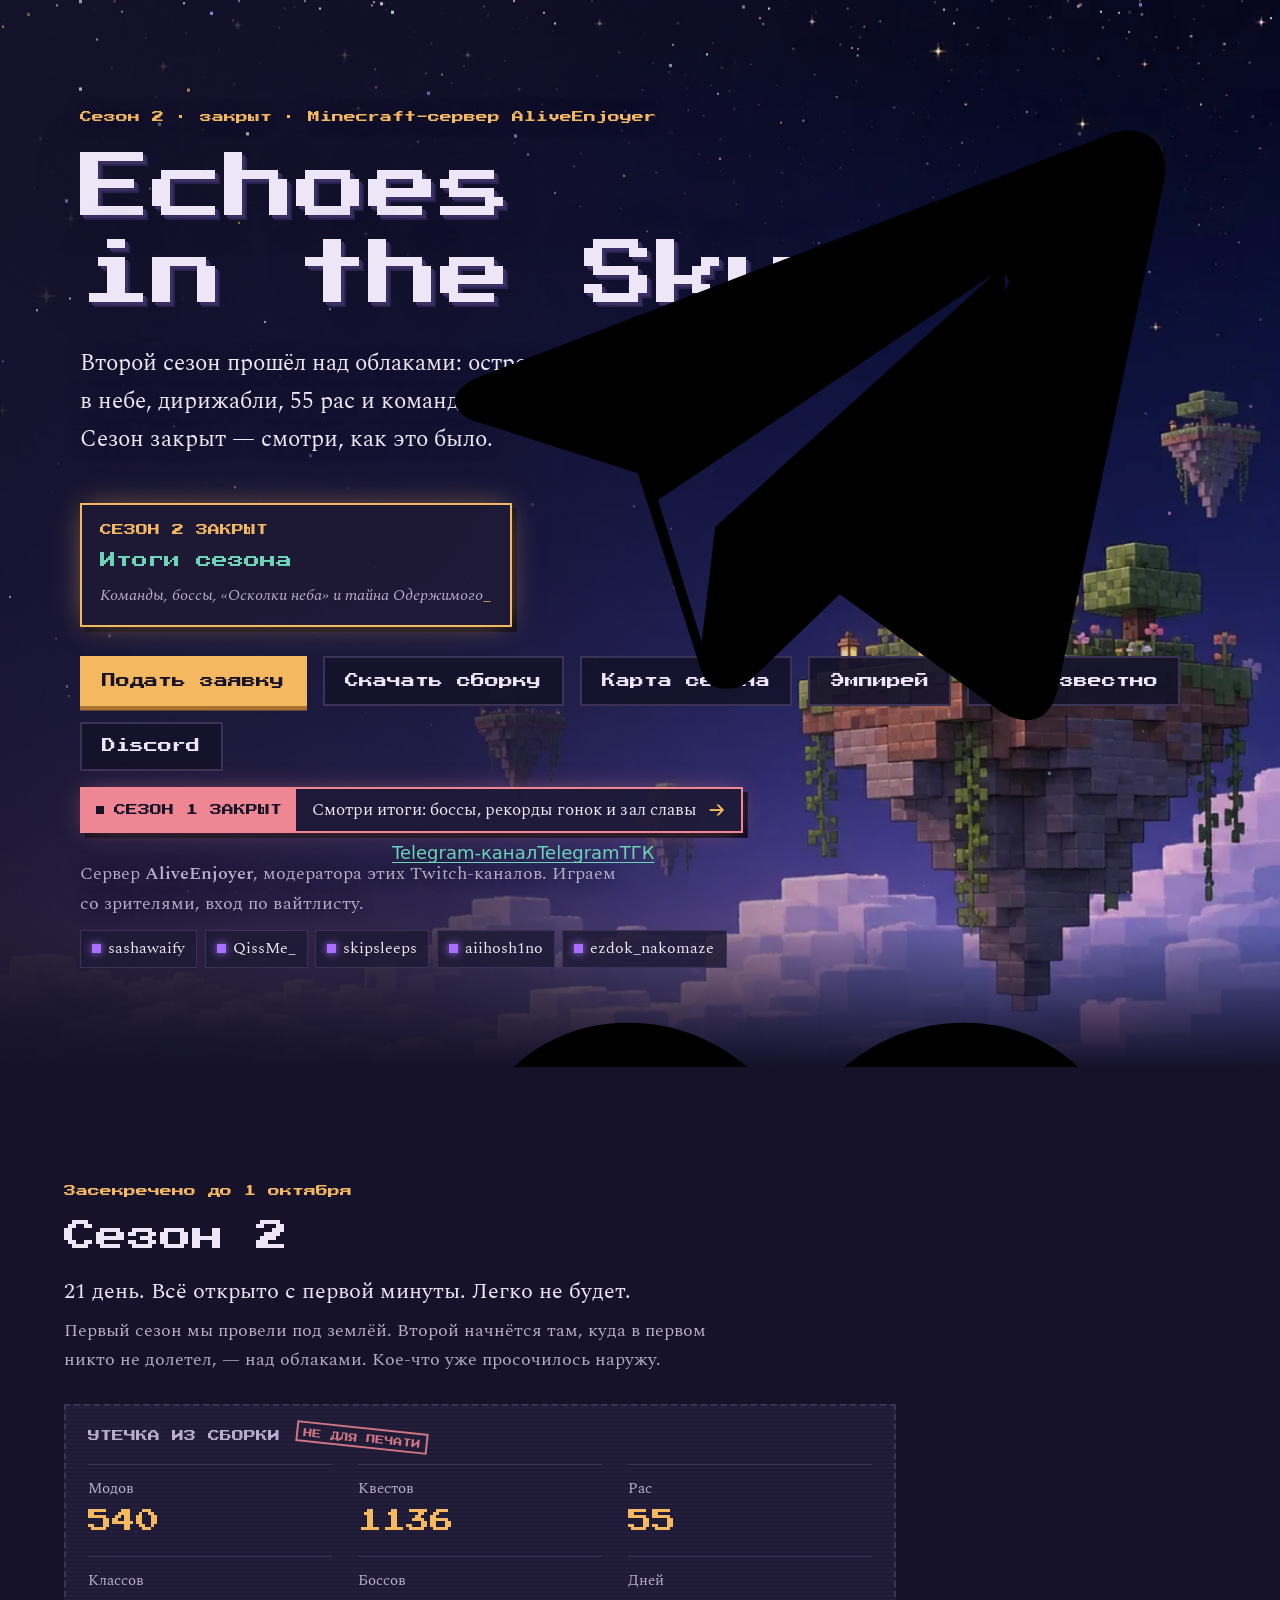
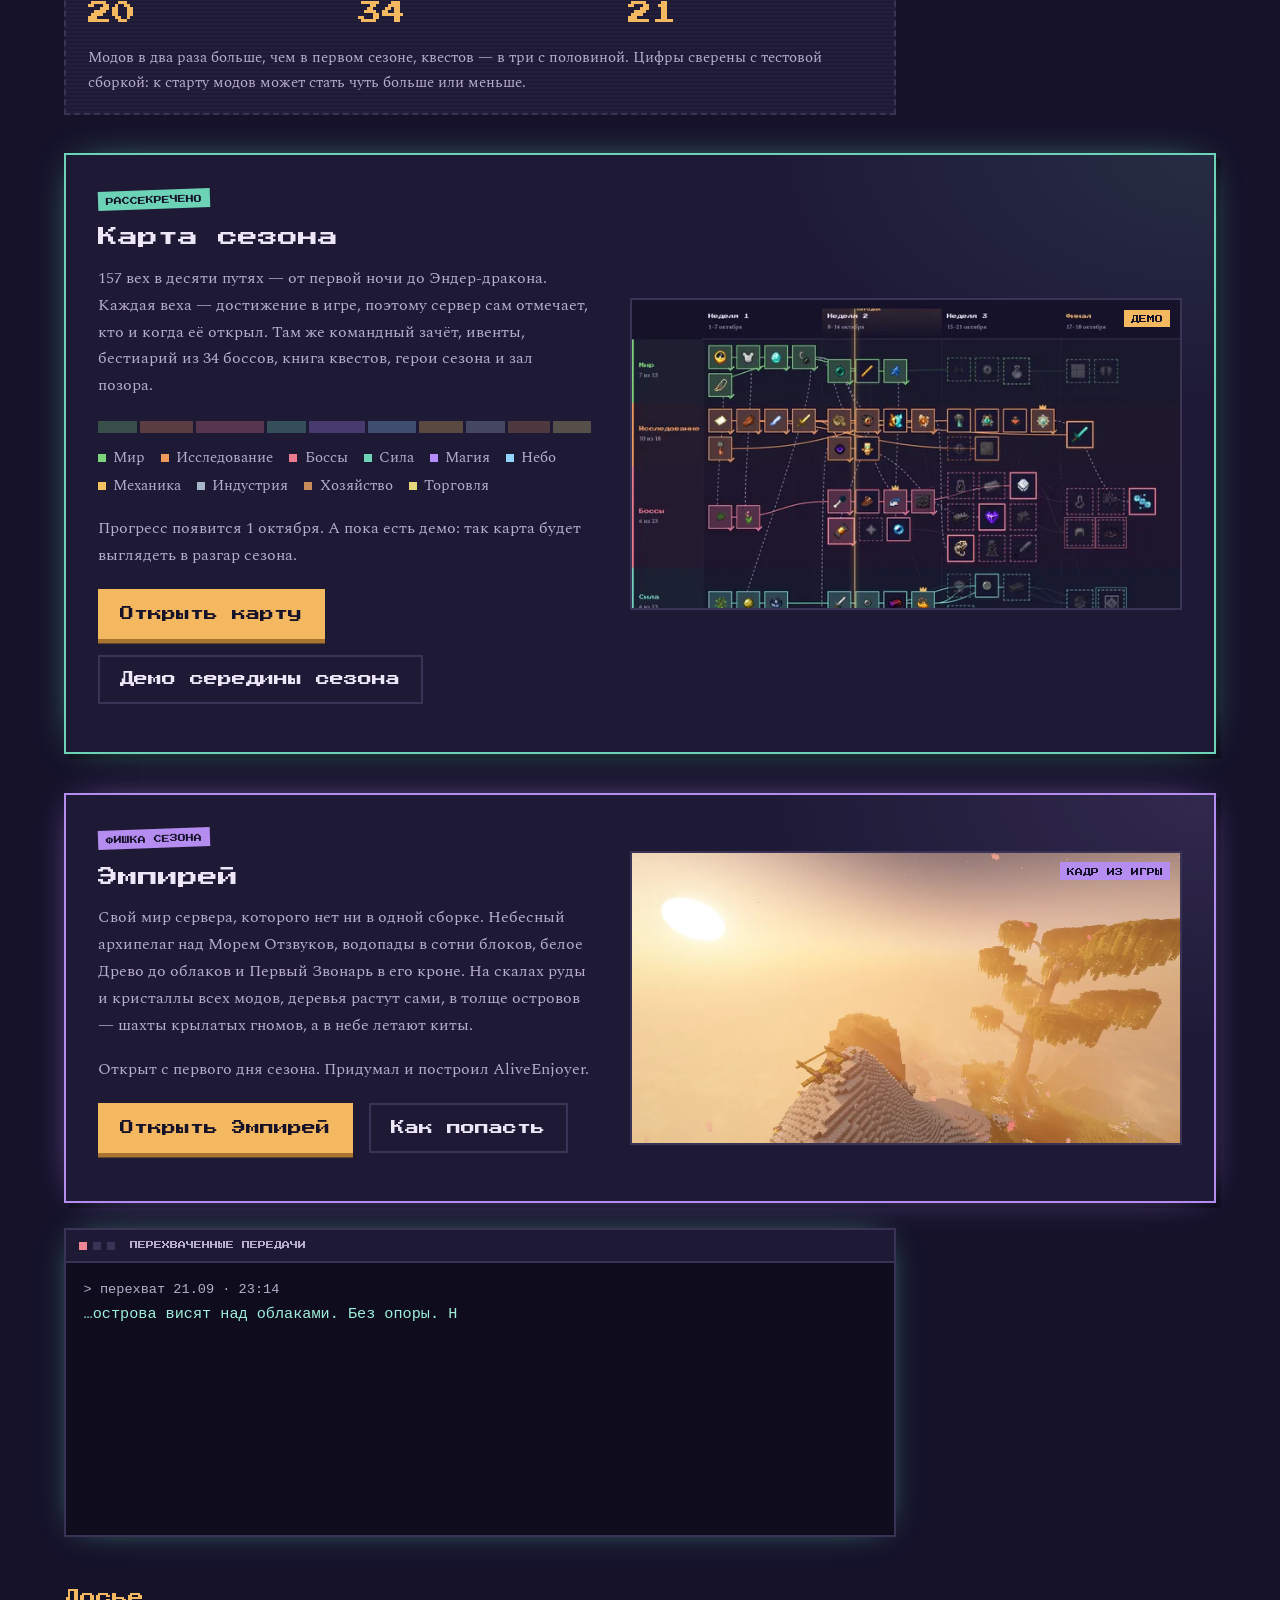
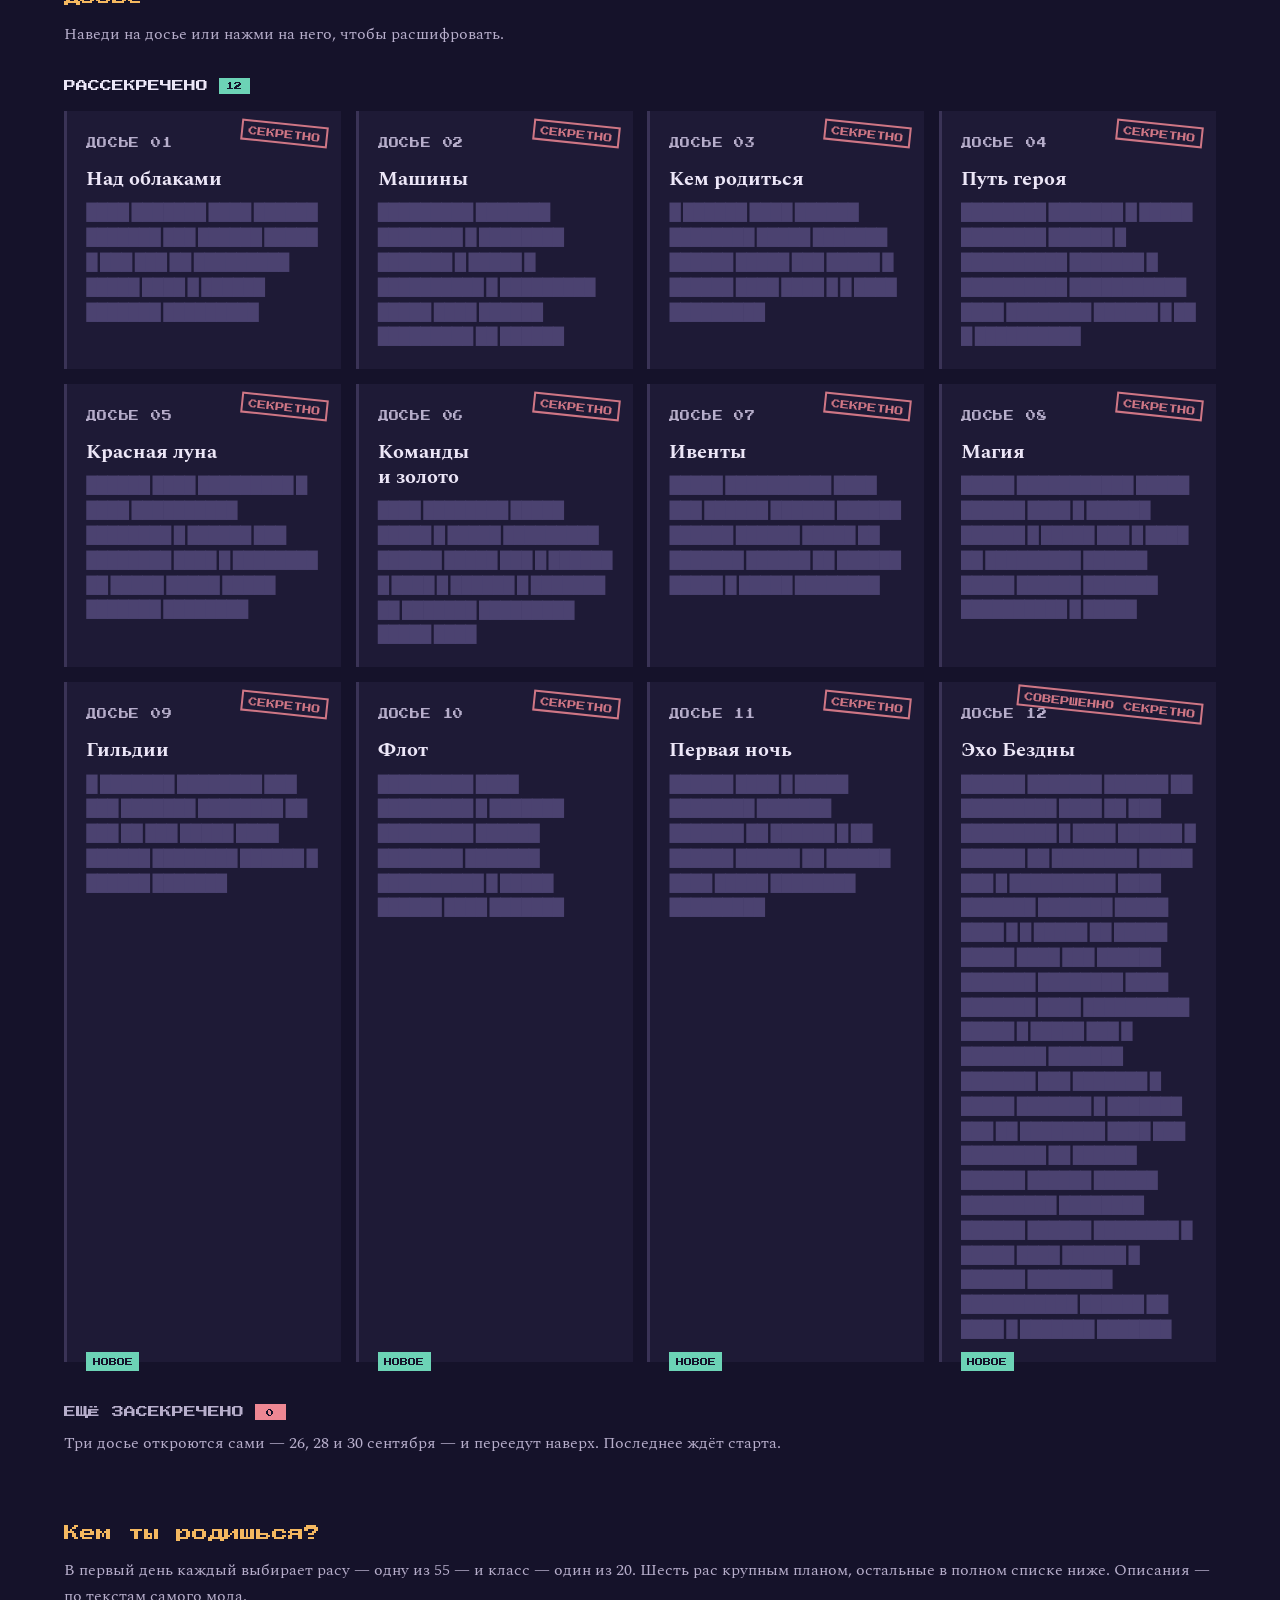
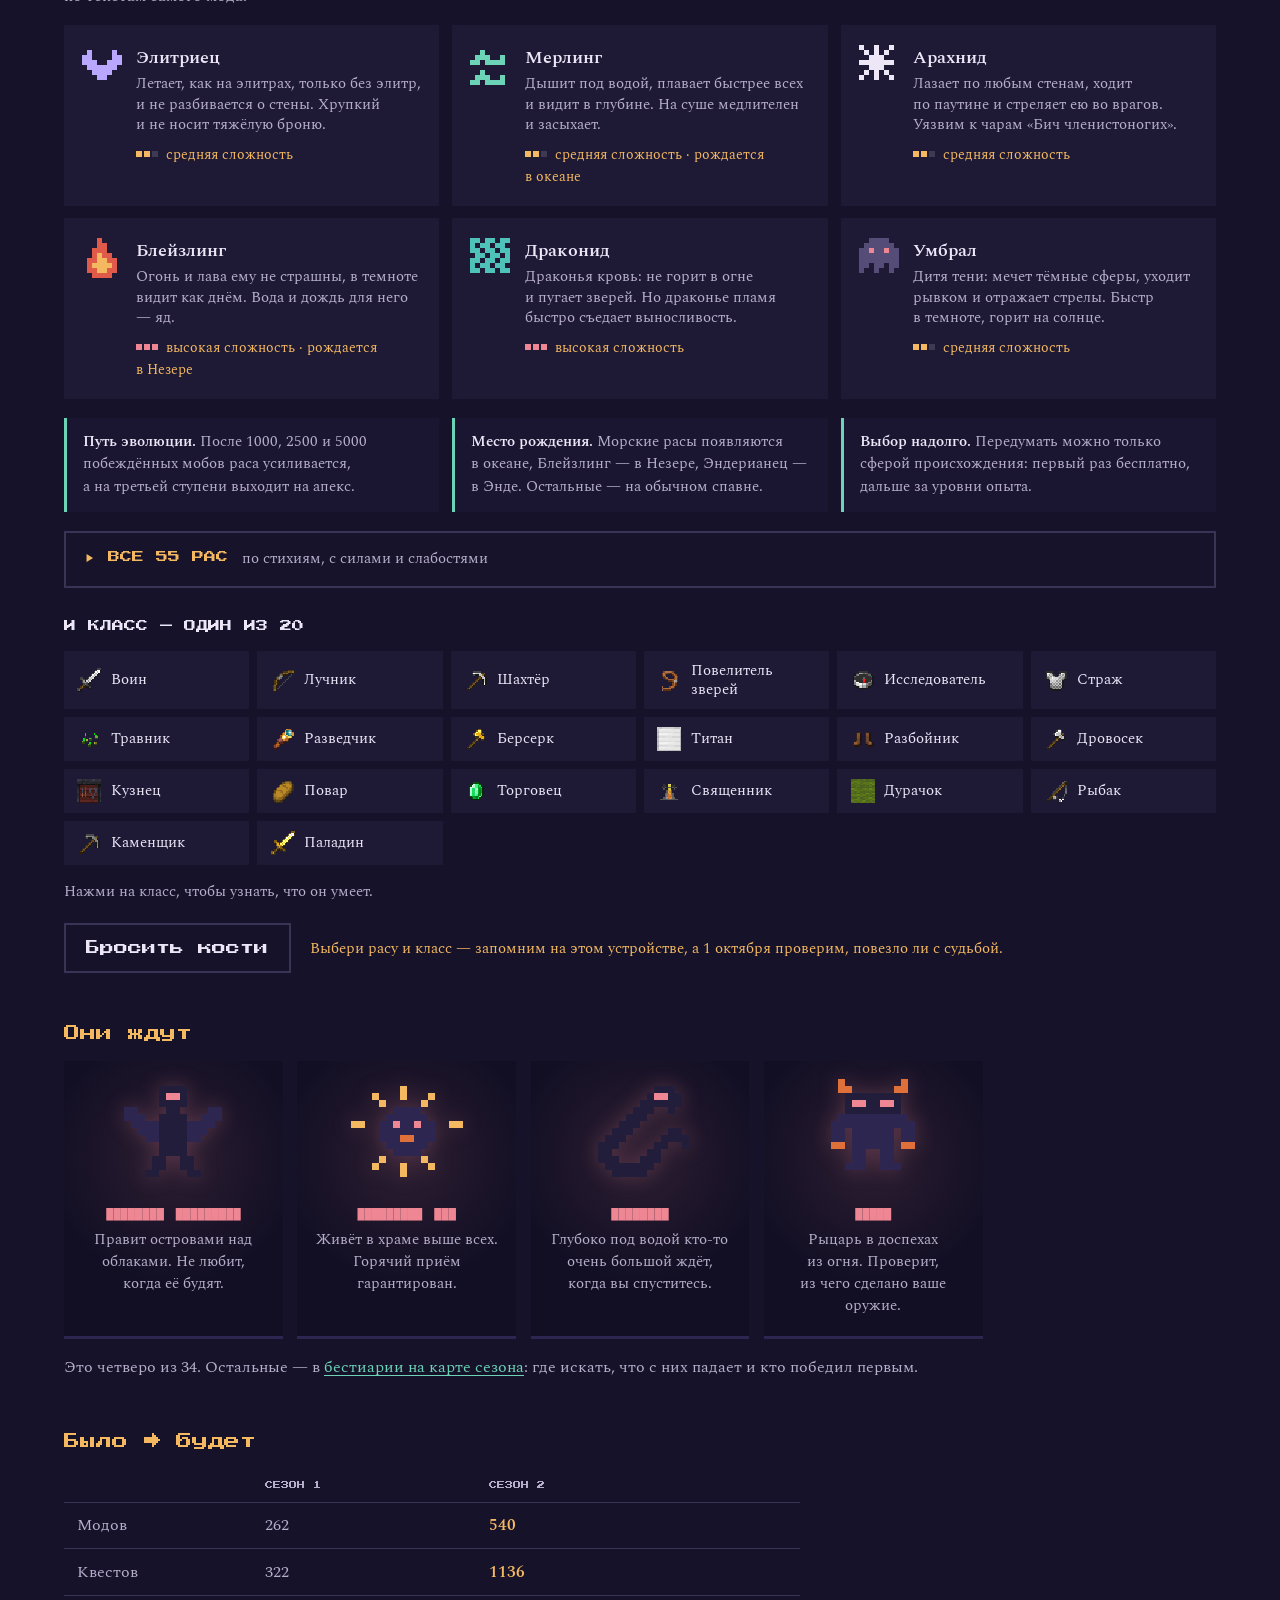
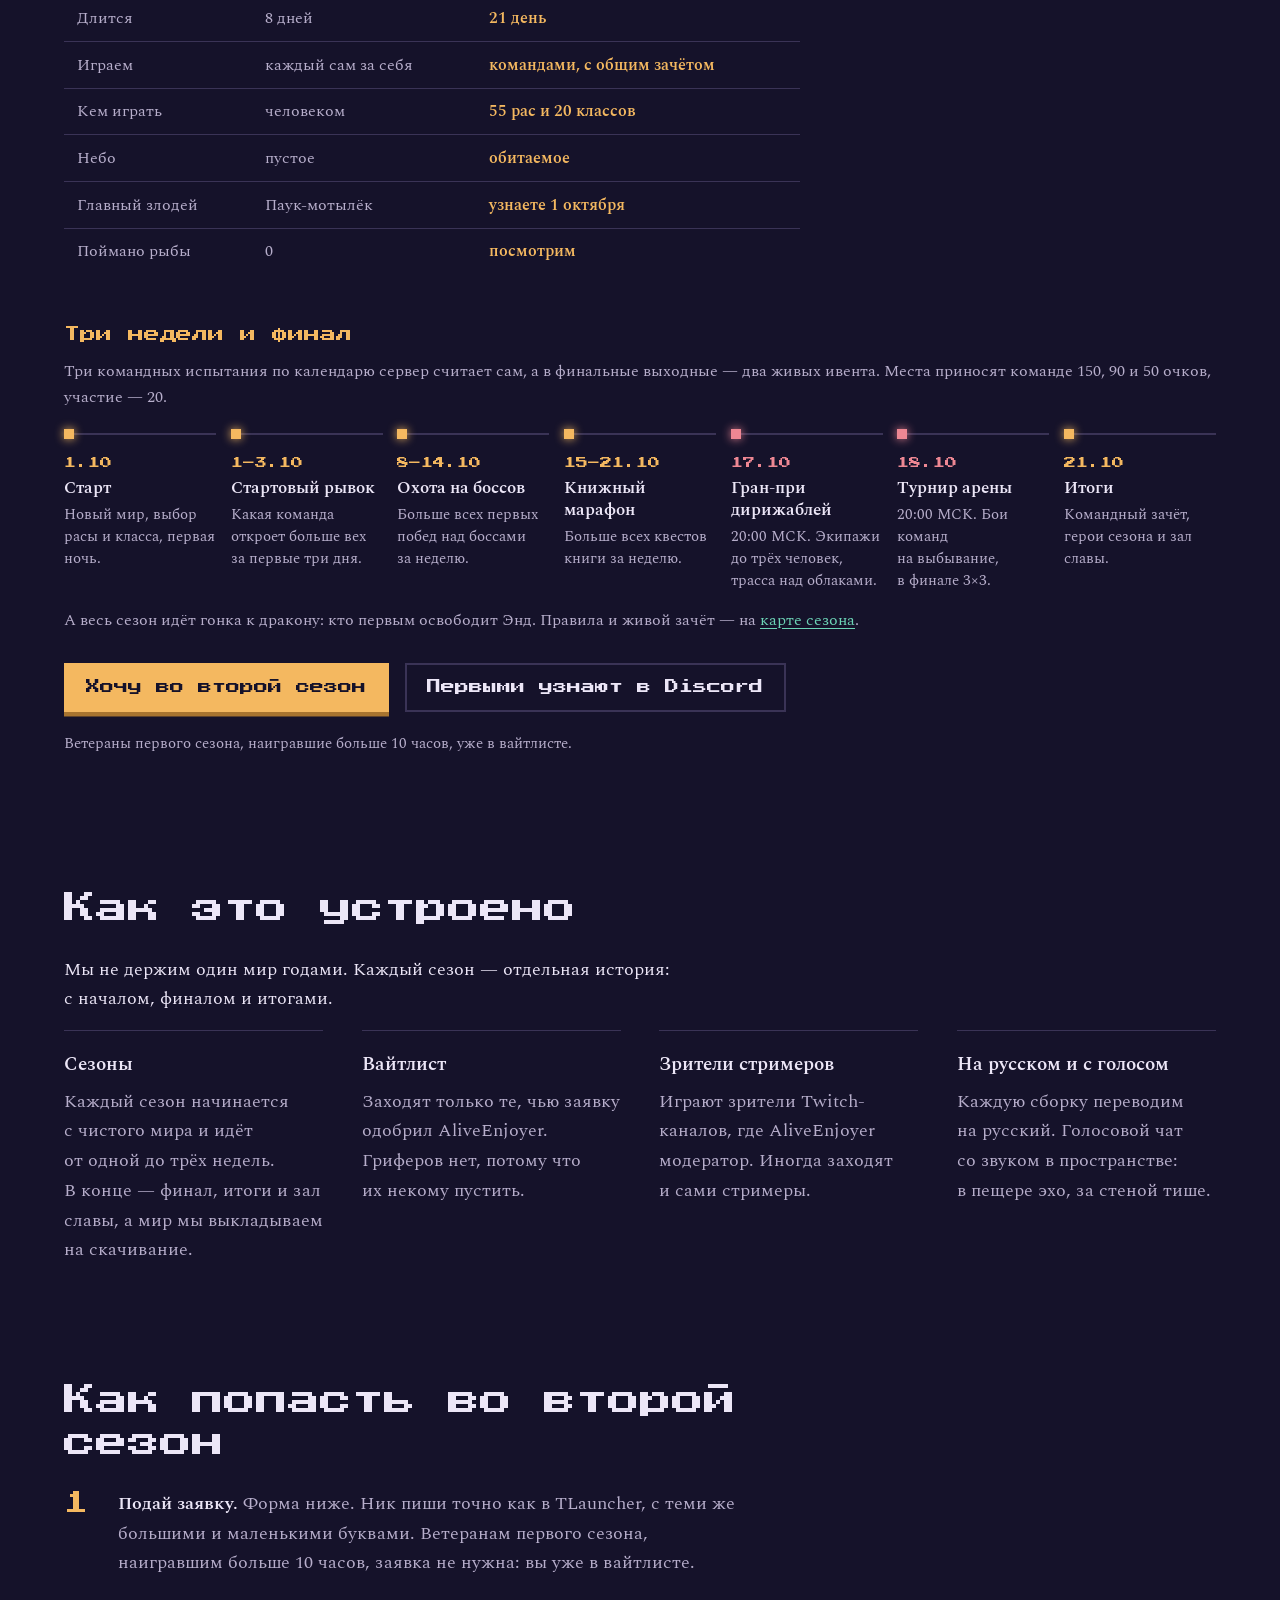
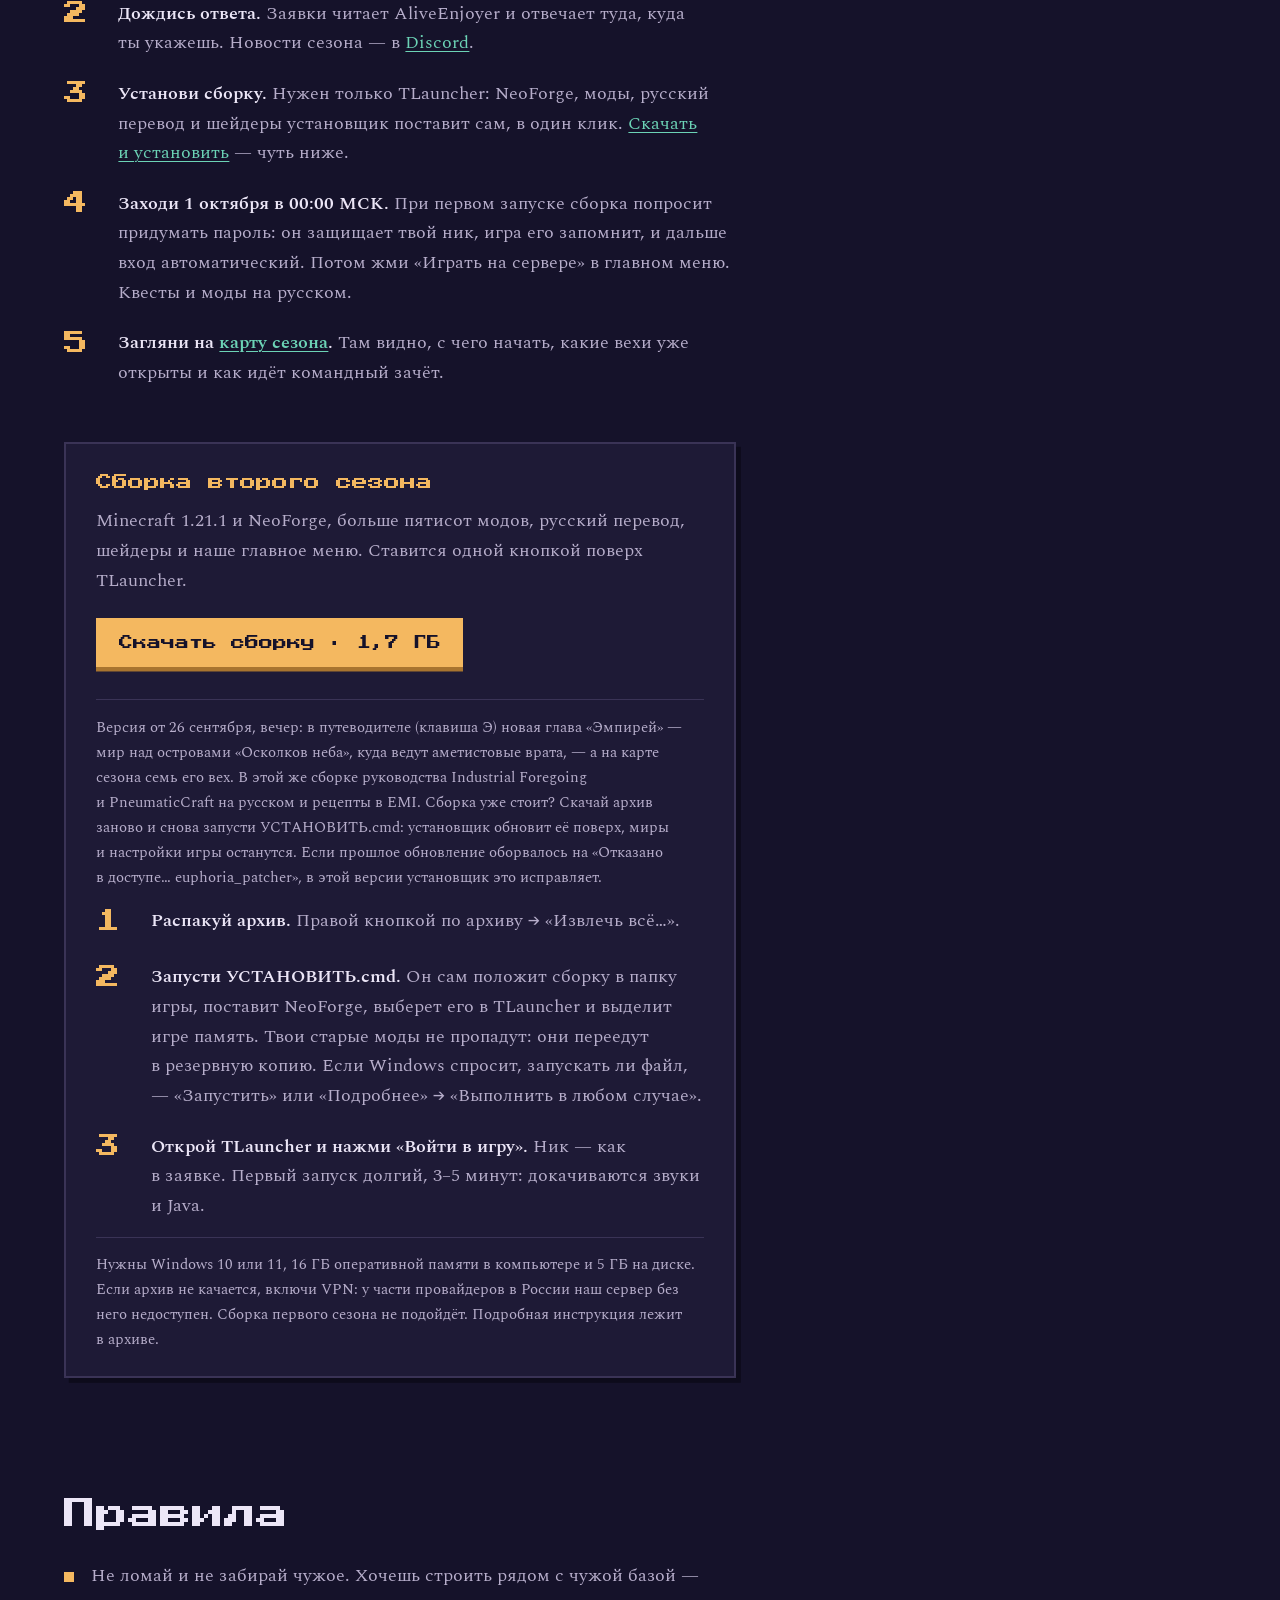
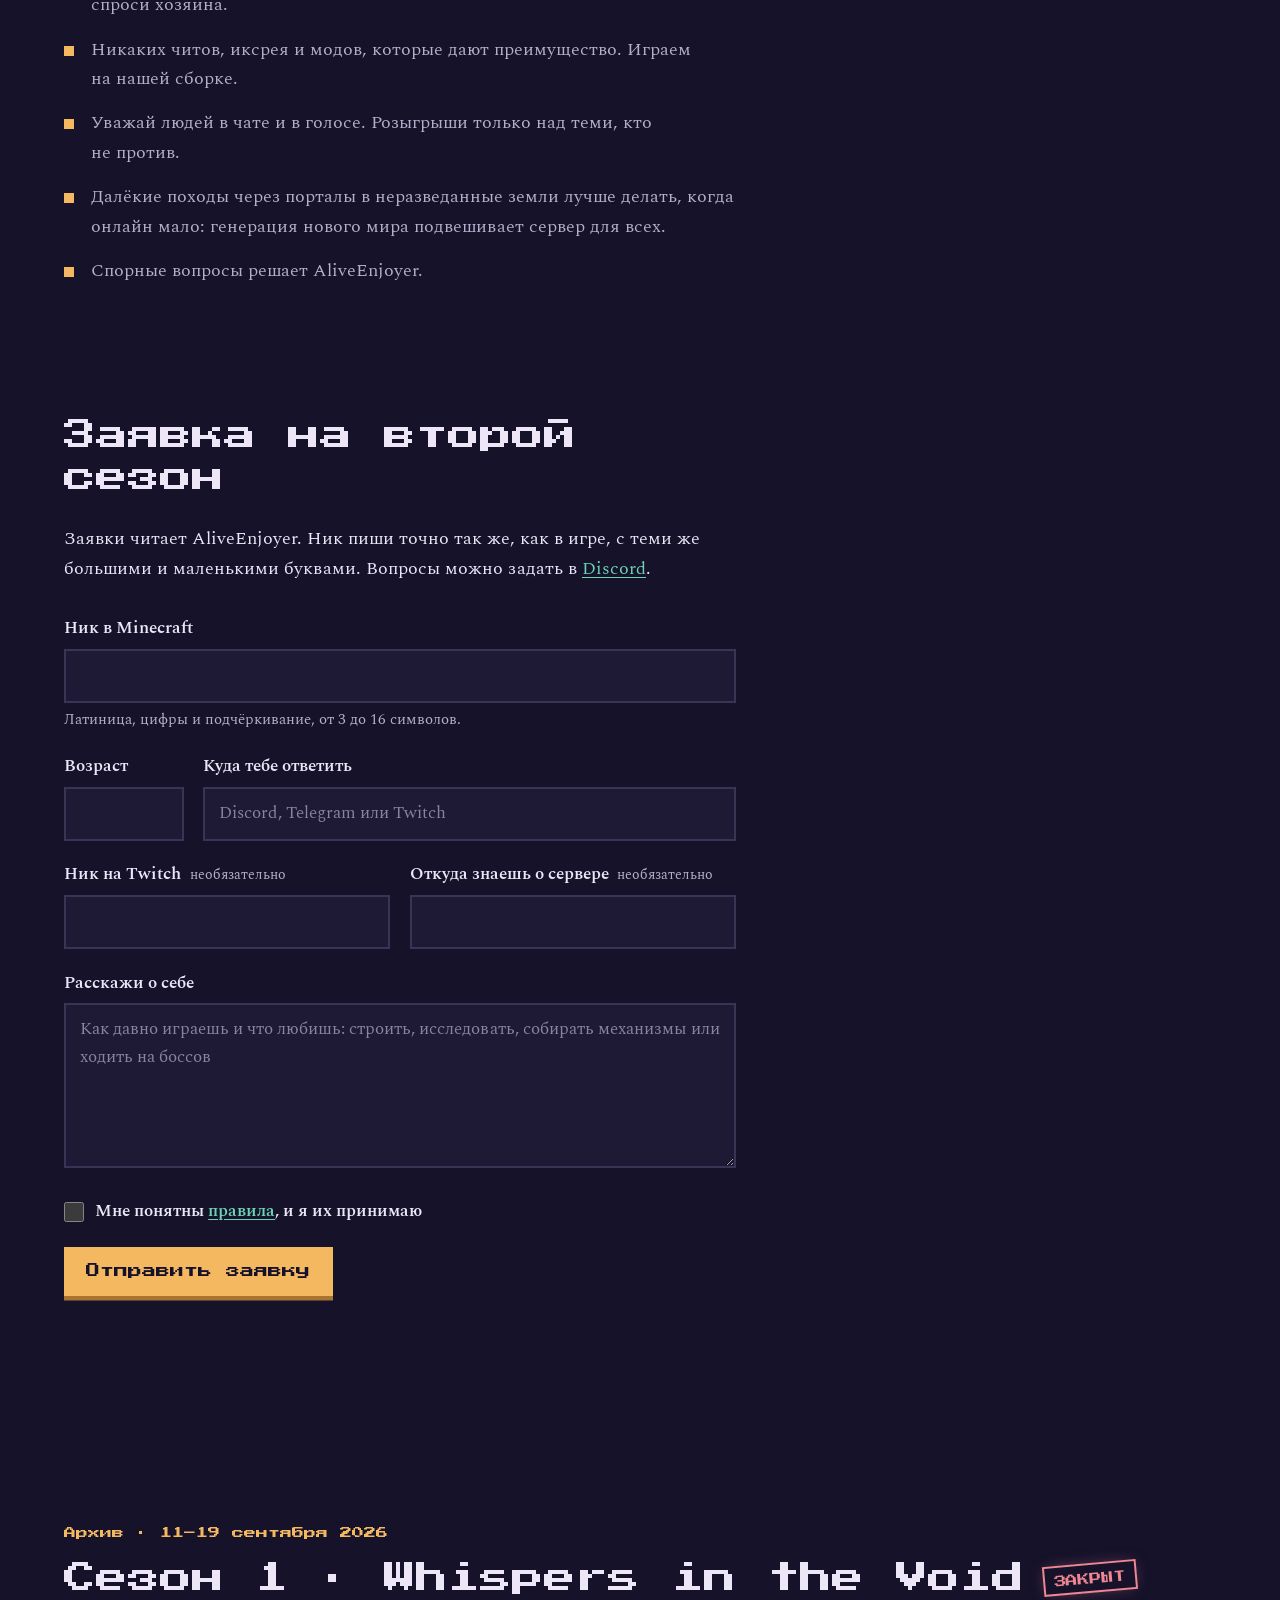
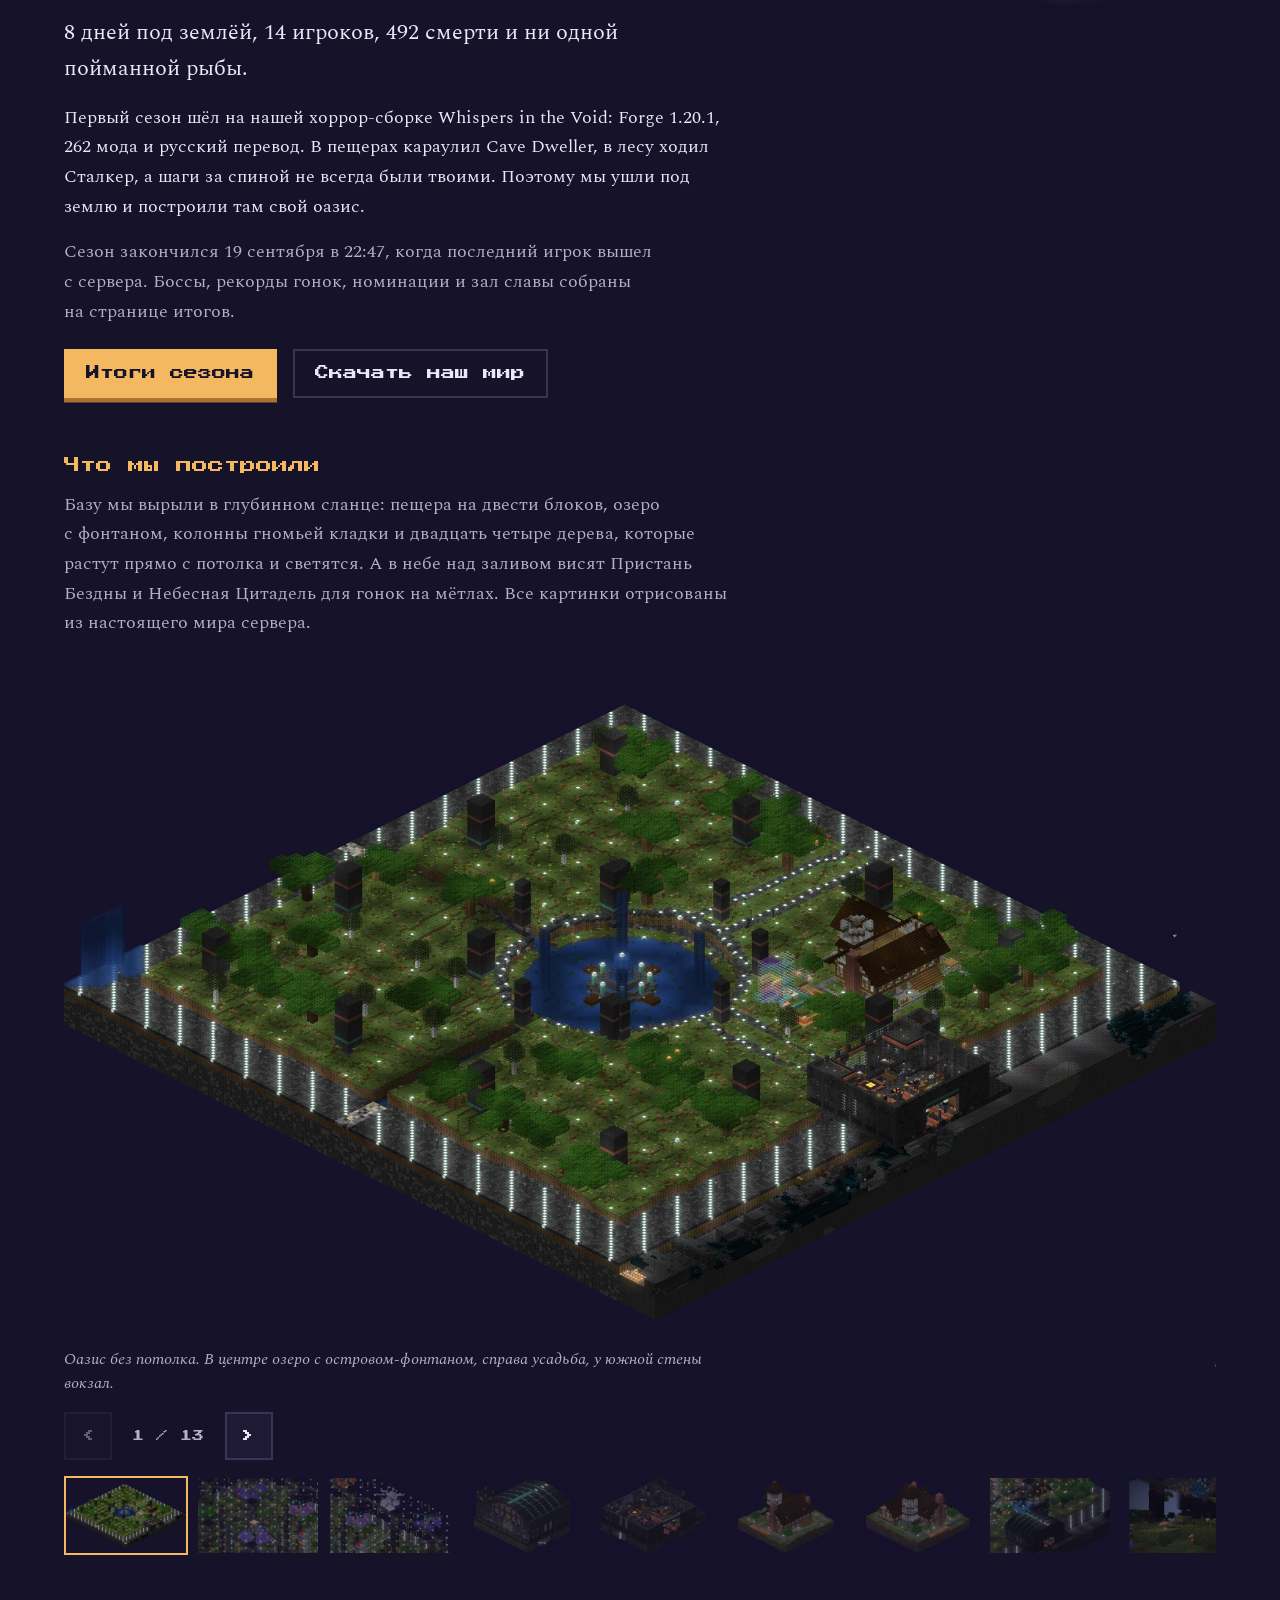
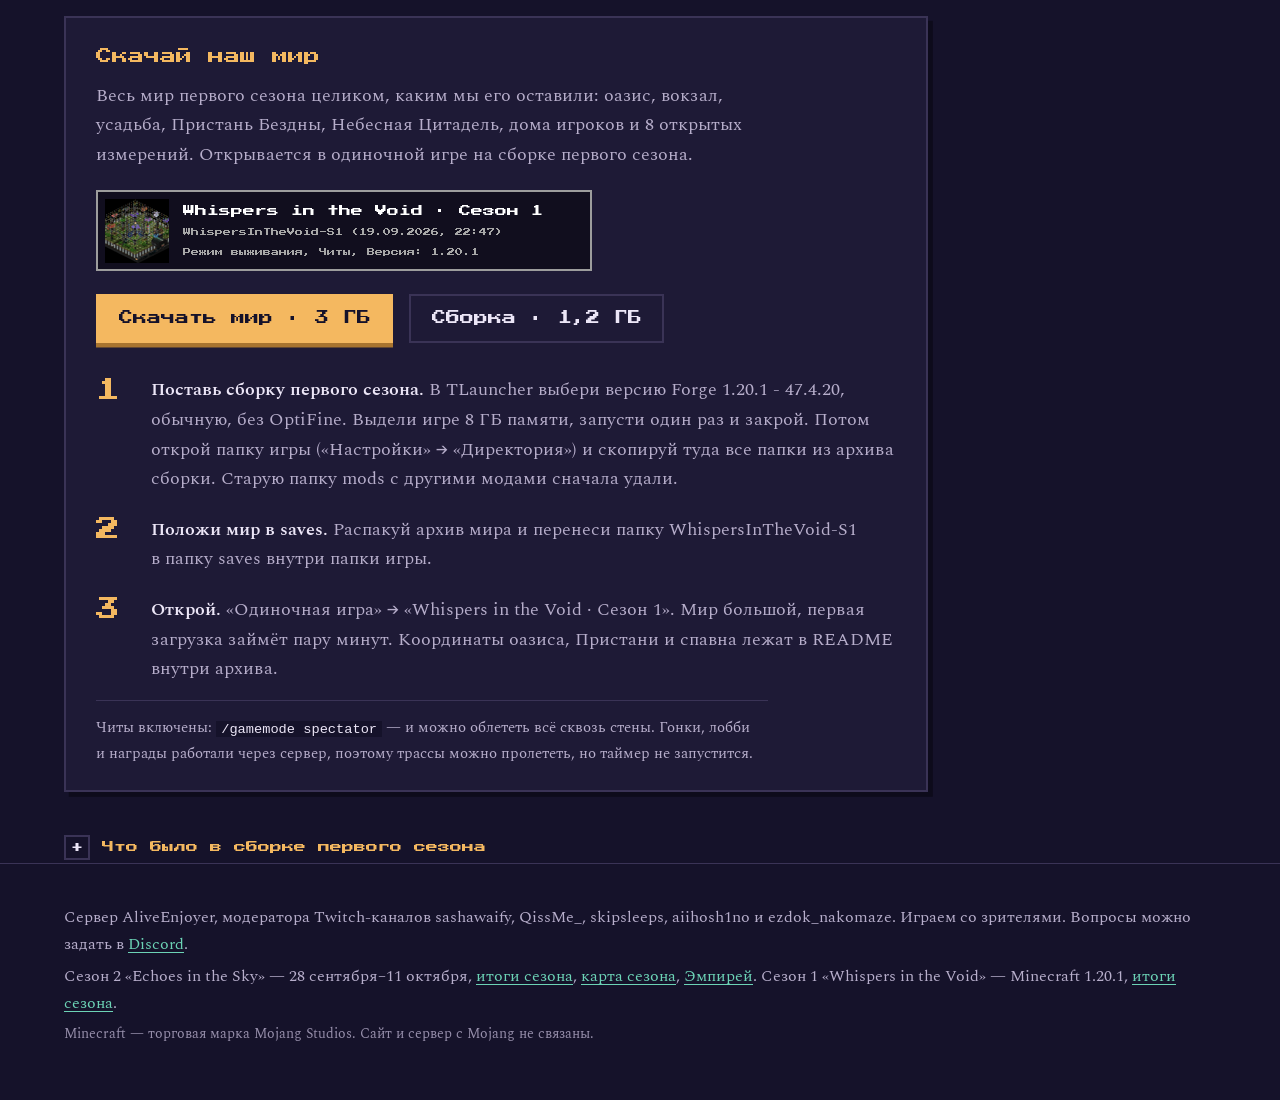
<file: minecraft/index.html>
<!doctype html>
<html lang="ru">
<head>
<meta charset="utf-8">
<meta name="viewport" content="width=device-width, initial-scale=1">
<title>Echoes in the Sky — второй сезон Minecraft-сервера AliveEnjoyer</title>
<meta name="description" content="Echoes in the Sky — второй сезон Minecraft-сервера AliveEnjoyer для зрителей Twitch-стримеров. Старт 1 октября: 21 день над облаками, 55 рас, командный зачёт и ивенты. Вход по вайтлисту.">
<meta property="og:type" content="website">
<meta property="og:title" content="Echoes in the Sky — сезон 2 · старт 1 октября">
<meta property="og:description" content="21 день над облаками: острова в небе, дирижабли, 55 рас, командный зачёт и красная луна. Карта сезона уже открыта. Сервер AliveEnjoyer, играем со зрителями.">
<meta property="og:image" content="https://aliveenjoyer.art/minecraft/img/og-s2.jpg">
<meta name="twitter:card" content="summary_large_image">
<meta name="theme-color" content="#15122a">
<link rel="icon" href="data:image/svg+xml,%3Csvg xmlns='http://www.w3.org/2000/svg' viewBox='0 0 8 8' shape-rendering='crispEdges'%3E%3Crect width='8' height='8' fill='%2315122a'/%3E%3Crect x='3' y='0' width='2' height='1' fill='%23574e70'/%3E%3Crect x='2' y='1' width='4' height='1' fill='%23574e70'/%3E%3Crect x='2' y='2' width='4' height='4' fill='%23f4b860'/%3E%3Crect x='3' y='3' width='2' height='2' fill='%23fff1cf'/%3E%3Crect x='2' y='6' width='4' height='1' fill='%23574e70'/%3E%3C/svg%3E">
<link rel="preconnect" href="https://fonts.googleapis.com">
<link rel="preconnect" href="https://fonts.gstatic.com" crossorigin>
<!-- fonts load without blocking the page: if Google is slow, text shows in the fallback font and swaps later -->
<link rel="stylesheet" href="https://fonts.googleapis.com/css2?family=Press+Start+2P&family=Spectral:ital,wght@0,400;0,600;1,400&display=swap" media="print" onload="this.media='all'">
<noscript><link rel="stylesheet" href="https://fonts.googleapis.com/css2?family=Press+Start+2P&family=Spectral:ital,wght@0,400;0,600;1,400&display=swap"></noscript>
<link rel="stylesheet" href="style.css?v=20260927b">
<link rel="stylesheet" href="https://aliveenjoyer.art/social.css">
<style>
  /* Telegram, донат, Twitch в правом верхнем углу первого экрана; стили кнопок в aliveenjoyer.art/social.css */
  .mc-soc { position: absolute; z-index: 3; top: clamp(14px, 2.4vh, 24px); right: max(var(--gutter), calc((100% - var(--wide)) / 2 + var(--gutter))); font-family: system-ui, -apple-system, "Segoe UI", sans-serif; }
</style>
<script>document.documentElement.classList.add("js")</script>
</head>
<body>
<a class="skip" href="#apply">Перейти к заявке</a>

<header class="hero">
  <canvas class="ceiling" aria-hidden="true"></canvas>
  <div class="s2-sky" aria-hidden="true"><span class="s2-ship"></span></div>
  <nav class="ae-soc mc-soc" aria-label="Канал aliveenjoyer">
    <a class="ae-b ae-tg" href="https://t.me/aliveenjoyer" aria-label="Telegram-канал"><svg viewBox="0 0 24 24" aria-hidden="true"><path d="M21.4 3.3 2.7 10.5c-1.1.4-1.1 1.1-.1 1.4l4.7 1.5 1.8 5.6c.2.7.4.8.9.8.4 0 .6-.2.9-.5l2.4-2.3 4.8 3.5c.9.5 1.5.2 1.7-.8l3.1-14.8c.3-1.3-.5-1.9-1.5-1.6Zm-3.2 3.9-8.6 7.8-.4 3.4-1.3-4.2 9.8-6.6c.5-.3.8 0 .5.4Z"/></svg><span class="ae-l">Telegram-канал</span><span class="ae-s">Telegram</span><span class="ae-m">ТГК</span></a>
    <a class="ae-b ae-da" href="https://www.donationalerts.com/r/aliveenjoyer" aria-label="Закинуть донат"><svg viewBox="0 0 24 24" aria-hidden="true"><path d="M12 21s-7.2-4.4-9.4-9.1C1 8.5 3.2 4.6 7 4.6c2.2 0 3.8 1.2 5 2.9 1.2-1.7 2.8-2.9 5-2.9 3.8 0 6 3.9 4.4 7.3C19.2 16.6 12 21 12 21Z"/></svg><span class="ae-l">Закинуть донат</span><span class="ae-s">Донат</span><span class="ae-m">Донат</span></a>
    <a class="ae-b ae-tw" href="https://twitch.tv/aliveenjoyer" aria-label="Twitch: смотреть стрим"><svg viewBox="0 0 24 24" aria-hidden="true"><path d="M4.6 2.5 3 6.6v13.6h4.6v2.5h2.6l2.5-2.5h3.7l5.1-5.1V2.5H4.6Zm14.9 11.6-2.9 2.9H12l-2.5 2.5V17H5.7V4.2h13.8v9.9ZM16.6 7.3h-1.8v5.2h1.8V7.3Zm-4.8 0H10v5.2h1.8V7.3Z"/></svg><span class="ae-l">Смотреть стрим</span><span class="ae-s">Twitch</span><span class="ae-m">Twitch</span></a>
  </nav>
  <div class="hero-text">
    <p class="kicker hero-kicker">Сезон 2 · закрыт · Minecraft-сервер AliveEnjoyer</p>
    <h1>Echoes in&nbsp;the&nbsp;Sky</h1>
    <p class="lede">Второй сезон прошёл над облаками: острова в&nbsp;небе, дирижабли, 55 рас и&nbsp;командный зачёт. Сезон закрыт&nbsp;— смотри, как это было.</p>
    <a class="s2-card" href="season2.html">
      <span class="s2-tag">Сезон 2 закрыт</span>
      <span class="s2-count s2-live">Итоги сезона</span>
      <span class="s2-line">Команды, боссы, «Осколки неба» и&nbsp;тайна Одержимого<span class="s2-cursor" aria-hidden="true">_</span></span>
    </a>
    <script>
    /* The countdown ticks from here, not from teaser.js: it must work even when a slow network drops the scripts.
       Plain ES5 so old phones run it too; without JavaScript the card shows the start date instead. */
    (function () {
      var c = document.querySelector(".s2-count"), to = c ? Date.parse(c.getAttribute("data-to")) : NaN;
      if (isNaN(to)) return;
      var two = function (n) { return (n < 10 ? "0" : "") + n; };
      c.innerHTML = "<b></b><i>дн</i><b></b><i>ч</i><b></b><i>мин</i><b></b><i>с</i>";
      var b = c.getElementsByTagName("b");
      (function tick() {
        var left = to - Date.now();
        if (left <= 0) { c.textContent = "Сезон 2 начался"; c.className += " s2-live"; return; }
        b[0].textContent = two(Math.floor(left / 864e5));
        b[1].textContent = two(Math.floor(left / 36e5) % 24);
        b[2].textContent = two(Math.floor(left / 6e4) % 60);
        b[3].textContent = two(Math.floor(left / 1e3) % 60);
        setTimeout(tick, 1000 - (Date.now() % 1000) + 5);
      })();
    })();
    </script>
    <div class="actions">
      <a class="btn" href="#apply">Подать заявку</a>
      <a class="btn btn-quiet" href="#install">Скачать сборку</a>
      <a class="btn btn-quiet" href="season2-map.html">Карта сезона</a>
      <a class="btn btn-quiet" href="empyrean.html">Эмпирей</a>
      <a class="btn btn-quiet" href="#season2">Что известно</a>
      <a class="btn btn-quiet" href="https://discord.gg/sashawaify" target="_blank" rel="noopener">Discord</a>
    </div>
    <div class="hero-s1"><a class="season-banner" href="season1.html"><span class="sb-tag">Сезон 1 закрыт</span><span class="sb-text">Смотри итоги: боссы, рекорды гонок и&nbsp;зал славы</span><span class="sb-go" aria-hidden="true">→</span></a></div>
    <p class="hosts">Сервер <b>AliveEnjoyer</b>, модератора этих Twitch-каналов. Играем со&nbsp;зрителями, вход по&nbsp;вайтлисту.</p>
    <ul class="streamers" aria-label="Twitch-каналы, где AliveEnjoyer модератор">
      <li><a href="https://www.twitch.tv/sashawaify" target="_blank" rel="noopener">sashawaify</a></li>
      <li><a href="https://www.twitch.tv/qissme_" target="_blank" rel="noopener">QissMe_</a></li>
      <li><a href="https://www.twitch.tv/skipsleeps" target="_blank" rel="noopener">skipsleeps</a></li>
      <li><a href="https://www.twitch.tv/aiihosh1no" target="_blank" rel="noopener">aiihosh1no</a></li>
      <li><a href="https://www.twitch.tv/ezdok_nakomaze" target="_blank" rel="noopener">ezdok_nakomaze</a></li>
    </ul>
  </div>
</header>

<main>
  <section class="s2" id="season2">
    <p class="kicker">Засекречено до&nbsp;1 октября</p>
    <h2><span class="s2-glitch" data-text="Сезон 2">Сезон 2</span></h2>
    <p class="s2-intro">21 день. Всё открыто с&nbsp;первой минуты. Легко не&nbsp;будет.</p>
    <p class="s2-lead">Первый сезон мы&nbsp;провели под землёй. Второй начнётся там, куда в&nbsp;первом никто не&nbsp;долетел, — над облаками. Кое-что уже просочилось наружу.</p>

    <div class="s2-leak rv">
      <p class="s2-leak-h">Утечка из&nbsp;сборки<span class="s2-secret">Не для печати</span></p>
      <dl>
        <div><dt>Модов</dt><dd>540</dd></div>
        <div><dt>Квестов</dt><dd>1136</dd></div>
        <div><dt>Рас</dt><dd>55</dd></div>
        <div><dt>Классов</dt><dd>20</dd></div>
        <div><dt>Боссов</dt><dd>34</dd></div>
        <div><dt>Дней</dt><dd>21</dd></div>
      </dl>
      <p class="s2-leak-f">Модов в&nbsp;два раза больше, чем в&nbsp;первом сезоне, квестов — в&nbsp;три с&nbsp;половиной. Цифры сверены с&nbsp;тестовой сборкой: к&nbsp;старту модов может стать чуть больше или меньше.</p>
    </div>

    <div class="s2-map rv" data-start="2026-10-01T00:00:00+03:00" data-live="2026-09-28T15:35:00+03:00" data-end="2026-10-21T23:59:59+03:00" data-json="roadmap.json?v=20260928a">
      <div class="s2-map-text">
        <p class="s2-map-k">Рассекречено</p>
        <h3 class="s2-map-h">Карта сезона</h3>
        <p>157 вех в&nbsp;десяти путях — от&nbsp;первой ночи до&nbsp;Эндер-дракона. Каждая веха — достижение в&nbsp;игре, поэтому сервер сам отмечает, кто и&nbsp;когда её&nbsp;открыл. Там&nbsp;же командный зачёт, ивенты, бестиарий из&nbsp;34&nbsp;боссов, книга квестов, герои сезона и&nbsp;зал позора.</p>
        <div class="s2-map-bar" role="img" aria-label="Десять путей карты: Мир — 13 вех, Исследование — 18, Боссы — 23, Сила — 13, Магия — 19, Небо — 16, Механика — 15, Индустрия — 13, Хозяйство — 14, Торговля — 13">
          <span data-b="world" style="--n:13;--c:#7bd37a"><i></i></span><span data-b="explore" style="--n:18;--c:#f0975a"><i></i></span><span data-b="boss" style="--n:23;--c:#ee7a8e"><i></i></span><span data-b="power" style="--n:13;--c:#6cd3b6"><i></i></span><span data-b="magic" style="--n:19;--c:#b28cff"><i></i></span><span data-b="sky" style="--n:16;--c:#8fd3ff"><i></i></span><span data-b="tech" style="--n:15;--c:#f4c35f"><i></i></span><span data-b="industry" style="--n:13;--c:#a9b6c8"><i></i></span><span data-b="farm" style="--n:14;--c:#c98a5a"><i></i></span><span data-b="trade" style="--n:13;--c:#e6d77a"><i></i></span>
        </div>
        <ul class="s2-map-paths" aria-hidden="true">
          <li style="--c:#7bd37a">Мир</li><li style="--c:#f0975a">Исследование</li><li style="--c:#ee7a8e">Боссы</li><li style="--c:#6cd3b6">Сила</li><li style="--c:#b28cff">Магия</li>
          <li style="--c:#8fd3ff">Небо</li><li style="--c:#f4c35f">Механика</li><li style="--c:#a9b6c8">Индустрия</li><li style="--c:#c98a5a">Хозяйство</li><li style="--c:#e6d77a">Торговля</li>
        </ul>
        <p class="s2-map-live" aria-live="polite">Прогресс появится 1&nbsp;октября. А&nbsp;пока есть демо: так карта будет выглядеть в&nbsp;разгар сезона.</p>
        <div class="actions">
          <a class="btn" href="season2-map.html">Открыть карту</a>
          <a class="btn btn-quiet" href="season2-map.html?demo=1">Демо середины сезона</a>
        </div>
      </div>
      <a class="s2-map-shot" href="season2-map.html?demo=1">
        <img src="img/s2-map.webp" srcset="img/s2-map-640.webp 640w, img/s2-map.webp 1280w" sizes="(max-width: 1000px) 100vw, 640px" width="1280" height="718" loading="lazy"
             alt="Демо карты сезона: пути Мир, Исследование, Боссы и Сила по неделям, открытые вехи подсвечены цветом пути">
      </a>
    </div>

    <div class="s2-map s2-emp rv">
      <div class="s2-map-text">
        <p class="s2-map-k">Фишка сезона</p>
        <h3 class="s2-map-h">Эмпирей</h3>
        <p>Свой мир сервера, которого нет ни&nbsp;в&nbsp;одной сборке. Небесный архипелаг над&nbsp;Морем Отзвуков, водопады в&nbsp;сотни блоков, белое Древо до&nbsp;облаков и&nbsp;Первый Звонарь в&nbsp;его кроне. На&nbsp;скалах руды и&nbsp;кристаллы всех модов, деревья растут сами, в&nbsp;толще островов — шахты крылатых гномов, а&nbsp;в&nbsp;небе летают киты.</p>
        <p class="s2-map-live">Открыт с&nbsp;первого дня сезона. Придумал и&nbsp;построил AliveEnjoyer.</p>
        <div class="actions">
          <a class="btn" href="empyrean.html">Открыть Эмпирей</a>
          <a class="btn btn-quiet" href="empyrean.html#gates">Как попасть</a>
        </div>
      </div>
      <a class="s2-map-shot s2-emp-shot" href="empyrean.html">
        <img src="img/emp/shot-sunset-960.webp" srcset="img/emp/shot-sunset-960.webp 960w, img/emp/shot-sunset-1600.webp 1600w" sizes="(max-width: 1000px) 100vw, 640px" width="1600" height="847" loading="lazy"
             alt="Закат в Эмпирее: огромное небесное древо на своём острове и самолёт на вершине утёса">
      </a>
    </div>

    <div class="s2-term rv">
      <p class="s2-term-top"><i></i><i></i><i></i><span>Перехваченные передачи</span></p>
      <div class="s2-term-body">
        <p class="s2-head">&gt; перехват 21.09 · 23:14</p>
        <p>…острова висят над облаками. Без опоры. На&nbsp;одном — храм, в&nbsp;храме горит свет…</p>
        <p class="s2-head">&gt; перехват 22.09 · 02:07</p>
        <p>Луна опять красная. Закрывайте ворота. Они идут волнами, до&nbsp;самого утра.</p>
        <p class="s2-head">&gt; перехват 22.09 · 04:51</p>
        <p>Шестерни держат. Корабль поднялся выше облаков. Главное — не&nbsp;смотреть вниз.</p>
        <p class="s2-head">&gt; перехват 22.09 · 06:30</p>
        <p>Сегодня выбирали, кем родиться. У&nbsp;меня теперь жабры. Дома сухо. Это ненадолго.</p>
        <p class="s2-head">&gt; перехват ██.██ · ██:██</p>
        <p>Если вы это читаете — старт 1&nbsp;октября. Не&nbsp;опаздывайте, связь пропа…</p>
      </div>
    </div>

    <h3 class="s2-h3">Досье</h3>
    <p class="s2-howto">Наведи на&nbsp;досье или нажми на&nbsp;него, чтобы расшифровать.</p>
    <h4 class="s2-sub">Рассекречено <b class="s2-n" data-for="open">8</b></h4>
    <ul class="s2-files s2-files-open">
      <li class="s2-file rv"><span class="s2-no">Досье 01</span><span class="s2-secret">Секретно</span><h3>Над облаками</h3>
        <p data-secret>Выше облаков есть земля: острова без опоры, храмы и&nbsp;те, кто их&nbsp;охраняет. Дверь туда — рамка, которая светится.</p></li>
      <li class="s2-file rv"><span class="s2-no">Досье 02</span><span class="s2-secret">Секретно</span><h3>Машины</h3>
        <p data-secret>Шестерни, поезда, реакторы и&nbsp;цифровые склады. А&nbsp;потом — пропеллеры и&nbsp;воздушные шары. Ваши машины оторвутся от&nbsp;земли.</p></li>
      <li class="s2-file rv"><span class="s2-no">Досье 03</span><span class="s2-secret">Секретно</span><h3>Кем родиться</h3>
        <p data-secret>В&nbsp;первый день каждый выбирает расу: крылья, жабры, чешуя или тень. У&nbsp;каждой свои силы — и&nbsp;свои слабости.</p></li>
      <li class="s2-file rv"><span class="s2-no">Досье 04</span><span class="s2-secret">Секретно</span><h3>Путь героя</h3>
        <p data-secret>Двадцать классов и&nbsp;ветки навыков. Оружие с&nbsp;редкостью, камнями и&nbsp;случайными свойствами. Мечи научатся комбо, а&nbsp;ты — перекатам.</p></li>
      <li class="s2-file rv"><span class="s2-no">Досье 05</span><span class="s2-secret">Секретно</span><h3>Красная луна</h3>
        <p data-secret>Иногда луна краснеет, и&nbsp;ночь становится длинной. А&nbsp;иногда они приходят сами — волнами, до&nbsp;утра. Стены лучше строить заранее.</p></li>
      <li class="s2-file rv"><span class="s2-no">Досье 06</span><span class="s2-secret">Секретно</span><h3>Команды и&nbsp;золото</h3>
        <p data-secret>Своя команда, общая земля и&nbsp;общий прогресс. Каждый босс, мир и&nbsp;победа — очки в&nbsp;зачёт. И&nbsp;монеты, за&nbsp;которые продаётся почти всё.</p></li>
      <li class="s2-file rv"><span class="s2-no">Досье 07</span><span class="s2-secret">Секретно</span><h3>Ивенты</h3>
        <p data-secret>Гонка дирижаблей там, где раньше летали только птицы. Неделя охоты на&nbsp;боссов. Турнир на&nbsp;арене. Финал — 17–18 октября.</p></li>
      <li class="s2-file rv"><span class="s2-no">Досье 08</span><span class="s2-secret">Секретно</span><h3>Магия</h3>
        <p data-secret>Книги заклинаний, школы магии, руны и&nbsp;призыв духов. А&nbsp;шесть рас — маги от&nbsp;рождения: огонь, вода, земля, воздух, гравитация и&nbsp;тьма.</p></li>
    </ul>
    <h4 class="s2-sub s2-sub-locked">Ещё засекречено <b class="s2-n" data-for="locked">4</b></h4>
    <p class="s2-howto">Три досье откроются сами — 26, 28 и&nbsp;30&nbsp;сентября — и&nbsp;переедут наверх. Последнее ждёт старта.</p>
    <ul class="s2-files s2-files-locked">
      <li class="s2-file rv" data-unlock="2026-09-26T00:00:00+03:00" data-enc="0JIg0LPQvtGA0L7QtNCw0YUg0L/[base64]/QvtGF0YPQttC1Lg=="><span class="s2-no">Досье 09</span><span class="s2-secret">Секретно</span><h3>Гильдии</h3>
        <p data-secret>Откроется позже.</p></li>
      <li class="s2-file rv" data-unlock="2026-09-28T00:00:00+03:00" data-enc="0JLQvtC30LTRg9GI0L3Ri9C5INGI0LDRgCwg0L/RgNC+0L/QtdC70LvQtdGAINC4INC90LXQvNC90L7Qs9C+INGB0LzQtdC70L7RgdGC0LguINCf0LXRgNCy0YvQuSDQutC+0YDQsNCx0LvRjCwg0LrQvtGC0L7RgNGL0Lkg0L/QvtC00L3QuNC80LXRgtGB0Y8g0LIg0L3QtdCx0L4sINGD0LLQuNC00LjRgiDQstC10YHRjCDRgdC10YDQstC10YAu"><span class="s2-no">Досье 10</span><span class="s2-secret">Секретно</span><h3>Флот</h3>
        <p data-secret>Откроется позже.</p></li>
      <li class="s2-file rv" data-unlock="2026-09-30T00:00:00+03:00" data-enc="0J/[base64]"><span class="s2-no">Досье 11</span><span class="s2-secret">Секретно</span><h3>Первая ночь</h3>
        <p data-secret>Откроется позже.</p></li>
      <li class="s2-file s2-deny rv" data-unlock="2026-10-01T00:00:00+03:00" data-title="0K3RhdC+INCR0LXQt9C00L3Riw==" data-enc="0JHQtdC30LTQvdCwINC/0LXRgNCy0L7Qs9C+INGB0LXQt9C+0L3QsCDQvdC1INC+0YLQv9GD0YHRgtC40LvQsCDQstCw0YE6INC10ZEg0Y3RhdC+INC/0L7QtNC90Y/Qu9C+0YHRjCDQsiDQvdC10LHQviDQstC80LXRgdGC0LUg0YEg0LrQtdC8LdGC0L4g0LjQtyDQuNCz0YDQvtC60L7Qsi4g0KHRgNC10LTQuCDQstCw0YEg4oCUINCe0LTQtdGA0LbQuNC80YvQuS4g0KLQuNGF0L4g0LLRgNC10LTQuNGCLCDRiNC10L/[base64]/RgNCw0LLQtNGLLiDQotGA0Lgg0L7RgdC60L7Qu9C60LAg4oCUINC/[base64]/0YDQuNCz0L7QstC+0YAg0LTQtdC70LDQtdGCINCR0LXQt9C00L3RgyDRgdC40LvRjNC90LXQtSwg0LAg0J/QvtGA0YfQsCDQvdC10LHQsCDRgNCw0YHRgtGR0YIg0YEg0LrQsNC20LTQvtC5INCy0YvRhdC+0LTQutC+0Lkg0J7QtNC10YDQttC40LzQvtCz0L4uINCU0L7QudC00ZHRgiDQtNC+IDEwMCUg4oCUINC/0L7QsdC10LTQuNGCINCR0LXQt9C00L3QsC4="><span class="s2-no">Досье 12</span><span class="s2-secret">Совершенно секретно</span><h3>████████</h3>
        <p data-secret>Об этом нельзя рассказывать до старта сезона, даже намёком.</p></li>
    </ul>

    <h3 class="s2-h3">Кем ты&nbsp;родишься?</h3>
    <p class="s2-howto">В&nbsp;первый день каждый выбирает расу — одну из&nbsp;55 — и&nbsp;класс — один из&nbsp;20. Шесть рас крупным планом, остальные в&nbsp;полном списке ниже. Описания — по&nbsp;текстам самого мода.</p>
    <div class="s2-origins">
      <button type="button" class="s2-origin rv" data-origin="sky" data-id="elytrian"><b>Элитриец</b><span>Летает, как на&nbsp;элитрах, только без элитр, и&nbsp;не&nbsp;разбивается о&nbsp;стены. Хрупкий и&nbsp;не&nbsp;носит тяжёлую броню.</span><em><i class="s2-imp" data-imp="2"></i>средняя сложность</em></button>
      <button type="button" class="s2-origin rv" data-origin="sea" data-id="merling"><b>Мерлинг</b><span>Дышит под водой, плавает быстрее всех и&nbsp;видит в&nbsp;глубине. На&nbsp;суше медлителен и&nbsp;засыхает.</span><em><i class="s2-imp" data-imp="2"></i>средняя сложность · рождается в&nbsp;океане</em></button>
      <button type="button" class="s2-origin rv" data-origin="web" data-id="arachnid"><b>Арахнид</b><span>Лазает по&nbsp;любым стенам, ходит по&nbsp;паутине и&nbsp;стреляет ею&nbsp;во&nbsp;врагов. Уязвим к&nbsp;чарам «Бич членистоногих».</span><em><i class="s2-imp" data-imp="2"></i>средняя сложность</em></button>
      <button type="button" class="s2-origin rv" data-origin="fire" data-id="blazeling"><b>Блейзлинг</b><span>Огонь и&nbsp;лава ему не&nbsp;страшны, в&nbsp;темноте видит как днём. Вода и&nbsp;дождь для него — яд.</span><em><i class="s2-imp" data-imp="3"></i>высокая сложность · рождается в&nbsp;Незере</em></button>
      <button type="button" class="s2-origin rv" data-origin="scale" data-id="draconic"><b>Драконид</b><span>Драконья кровь: не&nbsp;горит в&nbsp;огне и&nbsp;пугает зверей. Но&nbsp;драконье пламя быстро съедает выносливость.</span><em><i class="s2-imp" data-imp="3"></i>высокая сложность</em></button>
      <button type="button" class="s2-origin rv" data-origin="shade" data-id="umbral"><b>Умбрал</b><span>Дитя тени: мечет тёмные сферы, уходит рывком и&nbsp;отражает стрелы. Быстр в&nbsp;темноте, горит на&nbsp;солнце.</span><em><i class="s2-imp" data-imp="2"></i>средняя сложность</em></button>
    </div>
    <ul class="s2-origin-facts">
      <li class="rv"><b>Путь эволюции.</b> После 1000, 2500 и&nbsp;5000 побеждённых мобов раса усиливается, а&nbsp;на&nbsp;третьей ступени выходит на&nbsp;апекс.</li>
      <li class="rv"><b>Место рождения.</b> Морские расы появляются в&nbsp;океане, Блейзлинг — в&nbsp;Незере, Эндерианец — в&nbsp;Энде. Остальные — на&nbsp;обычном спавне.</li>
      <li class="rv"><b>Выбор надолго.</b> Передумать можно только сферой происхождения: первый раз бесплатно, дальше за&nbsp;уровни опыта.</li>
    </ul>
    <details class="s2-all">
      <summary>Все 55 рас <span>по&nbsp;стихиям, с&nbsp;силами и&nbsp;слабостями</span></summary>
      <div class="s2-race-groups">
        <div class="s2-race-group"><h4>Небо и&nbsp;ветер <small>5</small></h4><ul>
          <li><button type="button" class="s2-race" data-id="avian"><img src="img/origins/avian.png" width="16" height="16" alt=""><b>Авиан</b><i class="s2-imp" data-imp="1" title="Сложность: лёгкая"></i><span>Крылатый народ: не&nbsp;разбивается при падении, умеет плавно планировать и&nbsp;почти не&nbsp;тратит сытость.</span></button></li>
          <li><button type="button" class="s2-race" data-id="elytrian"><img src="img/origins/elytrian.png" width="16" height="16" alt=""><b>Элитриец</b><i class="s2-imp" data-imp="2" title="Сложность: средняя"></i><span>Летает, как на&nbsp;элитрах, только без элитр, и&nbsp;не&nbsp;разбивается о&nbsp;стены. Хрупкий и&nbsp;не&nbsp;носит тяжёлую броню.</span></button></li>
          <li><button type="button" class="s2-race" data-id="hiveling"><img src="img/origins/hiveling.png" width="16" height="16" alt=""><b>Улейник</b><i class="s2-imp" data-imp="3" title="Сложность: высокая"></i><span>Пчелиный народ: летает, жалит ядом и&nbsp;ускоряет рост посевов. Крылья хрупкие, а&nbsp;голод вечный.</span></button></li>
          <li><button type="button" class="s2-race" data-id="breeze"><img src="img/origins/breeze.png" width="16" height="16" alt=""><b>Бриз</b><i class="s2-imp" data-imp="3" title="Сложность: высокая"></i><span>Дитя ветра из&nbsp;Камер испытаний: быстрый, парит в&nbsp;воздухе и&nbsp;бьёт порывами ветра. Лёгкий и&nbsp;хрупкий.</span></button></li>
          <li><button type="button" class="s2-race" data-id="air_mage"><img src="img/origins/air_mage.png" width="16" height="16" alt=""><b>Маг Воздуха</b><i class="s2-imp" data-imp="3" title="Сложность: высокая"></i><span>Бросает ветровые заряды, закручивает ураганы и&nbsp;взлетает на&nbsp;восходящих потоках. Лёгок как ветер, хрупок как лист.</span></button></li>
        </ul></div>
        <div class="s2-race-group"><h4>Вода <small>5</small></h4><ul>
          <li><button type="button" class="s2-race" data-id="merling"><img src="img/origins/merling.png" width="16" height="16" alt=""><b>Мерлинг</b><i class="s2-imp" data-imp="2" title="Сложность: средняя"></i><span>Дышит под водой, плавает быстрее всех и&nbsp;видит в&nbsp;глубине. На&nbsp;суше медлителен и&nbsp;засыхает.</span><small class="s2-born">рождается в&nbsp;океане</small></button></li>
          <li><button type="button" class="s2-race" data-id="siren"><img src="img/origins/siren.png" width="16" height="16" alt=""><b>Сирена</b><i class="s2-imp" data-imp="2" title="Сложность: средняя"></i><span>Морская чаровница: очаровывает существ и&nbsp;исцеляется в&nbsp;воде. Хрупкая, а&nbsp;на&nbsp;суше медленная и&nbsp;засыхает.</span><small class="s2-born">рождается в&nbsp;океане</small></button></li>
          <li><button type="button" class="s2-race" data-id="kraken"><img src="img/origins/kraken.png" width="16" height="16" alt=""><b>Кракен</b><i class="s2-imp" data-imp="3" title="Сложность: высокая"></i><span>Глубоководный хищник: щупальца, чернильные залпы и&nbsp;призванные стражи. На&nbsp;суше беспомощен, страдает от&nbsp;солнца.</span><small class="s2-born">рождается в&nbsp;океане</small></button></li>
          <li><button type="button" class="s2-race" data-id="abyssal"><img src="img/origins/abyssal.png" width="16" height="16" alt=""><b>Обитатель бездны</b><i class="s2-imp" data-imp="3" title="Сложность: высокая"></i><span>Бронированный житель глубин: быстр в&nbsp;воде и&nbsp;зовёт стражей на&nbsp;помощь. На&nbsp;суше медлителен и&nbsp;засыхает.</span><small class="s2-born">рождается в&nbsp;океане</small></button></li>
          <li><button type="button" class="s2-race" data-id="water_mage"><img src="img/origins/water_mage.png" width="16" height="16" alt=""><b>Маг Воды</b><i class="s2-imp" data-imp="3" title="Сложность: высокая"></i><span>Управляет приливами и&nbsp;исцеляющими течениями. В&nbsp;океане как дома, а&nbsp;в&nbsp;сухих пустошах увядает.</span></button></li>
        </ul></div>
        <div class="s2-race-group"><h4>Огонь и&nbsp;Незер <small>6</small></h4><ul>
          <li><button type="button" class="s2-race" data-id="blazeling"><img src="img/origins/blazeling.png" width="16" height="16" alt=""><b>Блейзлинг</b><i class="s2-imp" data-imp="3" title="Сложность: высокая"></i><span>Огонь и&nbsp;лава ему не&nbsp;страшны, в&nbsp;темноте видит как днём. Вода и&nbsp;дождь для него — яд.</span><small class="s2-born">рождается в&nbsp;Незере</small></button></li>
          <li><button type="button" class="s2-race" data-id="cinderborn"><img src="img/origins/cinderborn.png" width="16" height="16" alt=""><b>Пеплорождённый</b><i class="s2-imp" data-imp="3" title="Сложность: высокая"></i><span>Вулканический элементаль: не&nbsp;горит, пугает зверей и&nbsp;лечится лавой. Вода губит его без остатка.</span></button></li>
          <li><button type="button" class="s2-race" data-id="strider"><img src="img/origins/strider.png" width="16" height="16" alt=""><b>Лавомерка</b><i class="s2-imp" data-imp="3" title="Сложность: высокая"></i><span>Коренной житель Незера: ходит по&nbsp;лаве и&nbsp;лечится её&nbsp;теплом. Холодный верхний мир и&nbsp;вода для него губительны.</span></button></li>
          <li><button type="button" class="s2-race" data-id="piglin"><img src="img/origins/piglin.png" width="16" height="16" alt=""><b>Пиглин</b><i class="s2-imp" data-imp="3" title="Сложность: высокая"></i><span>Одержимый золотом воин Незера: дома силён, и&nbsp;сородичи его боятся. Вдали от&nbsp;Незера слабеет.</span></button></li>
          <li><button type="button" class="s2-race" data-id="draconic"><img src="img/origins/draconic.png" width="16" height="16" alt=""><b>Драконид</b><i class="s2-imp" data-imp="3" title="Сложность: высокая"></i><span>Драконья кровь: не&nbsp;горит в&nbsp;огне и&nbsp;пугает зверей. Но&nbsp;драконье пламя быстро съедает выносливость.</span></button></li>
          <li><button type="button" class="s2-race" data-id="fire_mage"><img src="img/origins/fire_mage.png" width="16" height="16" alt=""><b>Маг Огня</b><i class="s2-imp" data-imp="3" title="Сложность: высокая"></i><span>Швыряет огненные шары и&nbsp;поджигает любого, кто его ударит. Огонь ему не&nbsp;вредит, а&nbsp;вода губит.</span></button></li>
        </ul></div>
        <div class="s2-race-group"><h4>Энд и&nbsp;пустота <small>5</small></h4><ul>
          <li><button type="button" class="s2-race" data-id="enderian"><img src="img/origins/enderian.png" width="16" height="16" alt=""><b>Эндерианец</b><i class="s2-imp" data-imp="1" title="Сложность: лёгкая"></i><span>Телепортируется туда, куда смотрит, и&nbsp;уворачивается от&nbsp;стрел; эндермены его не&nbsp;трогают. Вода жжёт как кислота.</span><small class="s2-born">рождается в&nbsp;Энде</small></button></li>
          <li><button type="button" class="s2-race" data-id="enderite"><img src="img/origins/enderite.png" width="16" height="16" alt=""><b>Эндерит</b><i class="s2-imp" data-imp="3" title="Сложность: высокая"></i><span>Мастер телепортации и&nbsp;фазового перехода, мягко спускается с&nbsp;любой высоты. Боится воды и&nbsp;дневного света.</span></button></li>
          <li><button type="button" class="s2-race" data-id="voidwalker"><img src="img/origins/voidwalker.png" width="16" height="16" alt=""><b>Странник пустоты</b><i class="s2-imp" data-imp="2" title="Сложность: средняя"></i><span>Проходит сквозь блоки, совершает короткие прыжки и&nbsp;ходит незамеченным. Бегает без устали, но&nbsp;вода для него мучение.</span></button></li>
          <li><button type="button" class="s2-race" data-id="shulk"><img src="img/origins/shulk.png" width="16" height="16" alt=""><b>Шулк</b><i class="s2-imp" data-imp="3" title="Сложность: высокая"></i><span>Бронирован как шалкер: прячется в&nbsp;панцирь и&nbsp;подбрасывает врагов левитацией. Медленный, но&nbsp;непоколебимый.</span></button></li>
          <li><button type="button" class="s2-race" data-id="gravity_mage"><img src="img/origins/gravity_mage.png" width="16" height="16" alt=""><b>Маг Гравитации</b><i class="s2-imp" data-imp="3" title="Сложность: высокая"></i><span>Затягивает врагов в&nbsp;сингулярность или отбрасывает прочь. Сам почти теряет связь с&nbsp;землёй.</span></button></li>
        </ul></div>
        <div class="s2-race-group"><h4>Тьма и&nbsp;нежить <small>10</small></h4><ul>
          <li><button type="button" class="s2-race" data-id="umbral"><img src="img/origins/umbral.png" width="16" height="16" alt=""><b>Умбрал</b><i class="s2-imp" data-imp="2" title="Сложность: средняя"></i><span>Дитя тени: мечет тёмные сферы, уходит рывком и&nbsp;отражает стрелы. Быстр в&nbsp;темноте, горит на&nbsp;солнце.</span></button></li>
          <li><button type="button" class="s2-race" data-id="phantom"><img src="img/origins/phantom.png" width="16" height="16" alt=""><b>Фантом</b><i class="s2-imp" data-imp="3" title="Сложность: высокая"></i><span>Призрак ночи: летает на&nbsp;крыльях и&nbsp;крепнет с&nbsp;каждым убийством. Горит на&nbsp;солнце и&nbsp;не&nbsp;может спать.</span></button></li>
          <li><button type="button" class="s2-race" data-id="revenant"><img src="img/origins/revenant.png" width="16" height="16" alt=""><b>Ревенант</b><i class="s2-imp" data-imp="2" title="Сложность: средняя"></i><span>Скиталец-нежить: проходит сквозь материю, метает гниль, не&nbsp;тонет и&nbsp;видит в&nbsp;темноте. Медленно лечится и&nbsp;горит на&nbsp;солнце.</span></button></li>
          <li><button type="button" class="s2-race" data-id="vampire"><img src="img/origins/vampire.png" width="16" height="16" alt=""><b>Вампир</b><i class="s2-imp" data-imp="3" title="Сложность: высокая"></i><span>Ночной хищник: быстрый и&nbsp;сильный. Солнце и&nbsp;вода обжигают, а&nbsp;силы даёт только сырое мясо.</span></button></li>
          <li><button type="button" class="s2-race" data-id="wraith"><img src="img/origins/wraith.png" width="16" height="16" alt=""><b>Рейф</b><i class="s2-imp" data-imp="3" title="Сложность: высокая"></i><span>Измученный дух: проходит сквозь любые блоки, кроме обсидиана. Держать форму — значит голодать, солнце обжигает.</span></button></li>
          <li><button type="button" class="s2-race" data-id="skeleton"><img src="img/origins/skeleton.png" width="16" height="16" alt=""><b>Скелет</b><i class="s2-imp" data-imp="3" title="Сложность: высокая"></i><span>Ходячий мешок костей: быстрый и&nbsp;меткий с&nbsp;луком. Хрупкий, прячется от&nbsp;солнца и&nbsp;ест только всякую гадость.</span></button></li>
          <li><button type="button" class="s2-race" data-id="necromancer"><img src="img/origins/necromancer.png" width="16" height="16" alt=""><b>Некромант</b><i class="s2-imp" data-imp="3" title="Сложность: высокая"></i><span>Призывает скелетов-иссушителей и&nbsp;лучников себе на&nbsp;службу. Но&nbsp;его жизнь связана с&nbsp;их&nbsp;судьбой.</span></button></li>
          <li><button type="button" class="s2-race" data-id="sculkborn"><img src="img/origins/sculkborn.png" width="16" height="16" alt=""><b>Скалкорождённый</b><i class="s2-imp" data-imp="3" title="Сложность: высокая"></i><span>Выходец из&nbsp;глубокой тьмы: бронированный, стойкий и&nbsp;бьёт звуком. Медленный, слабеет на&nbsp;поверхности и&nbsp;под солнцем.</span></button></li>
          <li><button type="button" class="s2-race" data-id="warden"><img src="img/origins/warden.png" width="16" height="16" alt=""><b>Хранитель</b><i class="s2-imp" data-imp="3" title="Сложность: высокая"></i><span>Чувствует мир через вибрации, бьёт звуковым зарядом издалека и&nbsp;таранит как стенобитное орудие. Медленный, страдает от&nbsp;солнца.</span></button></li>
          <li><button type="button" class="s2-race" data-id="darkness_mage"><img src="img/origins/darkness_mage.png" width="16" height="16" alt=""><b>Маг Тьмы</b><i class="s2-imp" data-imp="3" title="Сложность: высокая"></i><span>Призывает теневые сферы и&nbsp;скользит сквозь мрак. Смертоносен ночью, а&nbsp;солнце выжигает его силу.</span></button></li>
        </ul></div>
        <div class="s2-race-group"><h4>Земля, камень и&nbsp;лес <small>10</small></h4><ul>
          <li><button type="button" class="s2-race" data-id="sylvan"><img src="img/origins/sylvan.png" width="16" height="16" alt=""><b>Сильван</b><i class="s2-imp" data-imp="1" title="Сложность: лёгкая"></i><span>Дух древнего леса: быстр среди деревьев, дружит со&nbsp;зверями и&nbsp;опутывает врагов корнями. Лечится дождём, в&nbsp;Незере горит.</span></button></li>
          <li><button type="button" class="s2-race" data-id="verdant"><img src="img/origins/verdant.png" width="16" height="16" alt=""><b>Вердант</b><i class="s2-imp" data-imp="1" title="Сложность: лёгкая"></i><span>Живое воплощение зелёного мира: неутомим и&nbsp;в&nbsp;мире с&nbsp;дикой природой. Скверна Незера губит его.</span></button></li>
          <li><button type="button" class="s2-race" data-id="sporeling"><img src="img/origins/sporeling.png" width="16" height="16" alt=""><b>Споровик</b><i class="s2-imp" data-imp="2" title="Сложность: средняя"></i><span>Грибное существо с&nbsp;ядовитыми спорами: процветает во&nbsp;тьме и&nbsp;на&nbsp;грибных полях, увядает на&nbsp;солнце.</span></button></li>
          <li><button type="button" class="s2-race" data-id="caveborn"><img src="img/origins/caveborn.png" width="16" height="16" alt=""><b>Пещернорождённый</b><i class="s2-imp" data-imp="2" title="Сложность: средняя"></i><span>Вырос в&nbsp;глубокой тьме: ест камень и&nbsp;вгрызается в&nbsp;руду голыми руками. Под солнцем увядает.</span></button></li>
          <li><button type="button" class="s2-race" data-id="stoneguard"><img src="img/origins/stoneguard.png" width="16" height="16" alt=""><b>Каменный страж</b><i class="s2-imp" data-imp="2" title="Сложность: средняя"></i><span>Живой камень: колет шипами обидчиков, добывает породу руками и&nbsp;зажигает факелы во&nbsp;тьме. Медленный, но&nbsp;незыблемый.</span></button></li>
          <li><button type="button" class="s2-race" data-id="golem"><img src="img/origins/golem.png" width="16" height="16" alt=""><b>Голем</b><i class="s2-imp" data-imp="3" title="Сложность: высокая"></i><span>Ходячая крепость из&nbsp;железа: почти несокрушим, но&nbsp;медлителен и&nbsp;боится жара.</span></button></li>
          <li><button type="button" class="s2-race" data-id="gorgon"><img src="img/origins/gorgon.png" width="16" height="16" alt=""><b>Горгона</b><i class="s2-imp" data-imp="3" title="Сложность: высокая"></i><span>Взгляд обращает в&nbsp;камень, кулаки крушат всё вокруг. Но&nbsp;каменная тяжесть замедляет каждый шаг.</span></button></li>
          <li><button type="button" class="s2-race" data-id="dwarf"><img src="img/origins/dwarf.png" width="16" height="16" alt=""><b>Дворф</b><i class="s2-imp" data-imp="2" title="Сложность: средняя"></i><span>Подземный мастер: крепкий, в&nbsp;броне и&nbsp;неутомим у&nbsp;горна. Коротконогий и&nbsp;медленный на&nbsp;поверхности.</span></button></li>
          <li><button type="button" class="s2-race" data-id="earth_mage"><img src="img/origins/earth_mage.png" width="16" height="16" alt=""><b>Маг Земли</b><i class="s2-imp" data-imp="3" title="Сложность: высокая"></i><span>Сотрясает землю под врагами и&nbsp;возводит каменные стены одним жестом. Вода и&nbsp;высота — его враги.</span></button></li>
          <li><button type="button" class="s2-race" data-id="frostborn"><img src="img/origins/frostborn.png" width="16" height="16" alt=""><b>Хладорождённый</b><i class="s2-imp" data-imp="2" title="Сложность: средняя"></i><span>Элементаль льда: замораживает врагов и&nbsp;процветает в&nbsp;тайге. Огонь и&nbsp;Незер для него разрушительны.</span></button></li>
        </ul></div>
        <div class="s2-race-group"><h4>Малые, звери и&nbsp;механизмы <small>7</small></h4><ul>
          <li><button type="button" class="s2-race" data-id="tiny"><img src="img/origins/tiny.png" width="16" height="16" alt=""><b>Малыш</b><i class="s2-imp" data-imp="2" title="Сложность: средняя"></i><span>Маленький, быстрый и&nbsp;цепкий: лазает где угодно и&nbsp;притягивает предметы. Бьёт легко, как пёрышко.</span></button></li>
          <li><button type="button" class="s2-race" data-id="inchling"><img src="img/origins/inchling.png" width="16" height="16" alt=""><b>Инчлинг</b><i class="s2-imp" data-imp="2" title="Сложность: средняя"></i><span>Ростом в&nbsp;четверть человека: легко взбирается по&nbsp;стенам и&nbsp;удивительно быстр. Тело хрупкое.</span></button></li>
          <li><button type="button" class="s2-race" data-id="feline"><img src="img/origins/feline.png" width="16" height="16" alt=""><b>Кошачий</b><i class="s2-imp" data-imp="2" title="Сложность: средняя"></i><span>Человек-кошка: видит ночью, прыгает из&nbsp;засады и&nbsp;всегда приземляется на&nbsp;лапы. Ненавидит воду и&nbsp;быстро устаёт.</span></button></li>
          <li><button type="button" class="s2-race" data-id="arachnid"><img src="img/origins/arachnid.png" width="16" height="16" alt=""><b>Арахнид</b><i class="s2-imp" data-imp="2" title="Сложность: средняя"></i><span>Лазает по&nbsp;любым стенам, ходит по&nbsp;паутине и&nbsp;стреляет ею&nbsp;во&nbsp;врагов. Уязвим к&nbsp;чарам «Бич членистоногих».</span></button></li>
          <li><button type="button" class="s2-race" data-id="slime"><img src="img/origins/slime.png" width="16" height="16" alt=""><b>Слизень</b><i class="s2-imp" data-imp="3" title="Сложность: высокая"></i><span>Живое желе, которому нужна влага: отскакивает при падении, а&nbsp;вместо смерти делится надвое, если хорошо увлажнён.</span></button></li>
          <li><button type="button" class="s2-race" data-id="monster_tamer"><img src="img/origins/monster_tamer.png" width="16" height="16" alt=""><b>Укротитель монстров</b><i class="s2-imp" data-imp="3" title="Сложность: высокая"></i><span>Подчиняет своей воле враждебных мобов. В&nbsp;одиночку слаб, со&nbsp;стаей за&nbsp;спиной — грозная сила.</span></button></li>
          <li><button type="button" class="s2-race" data-id="automaton"><img src="img/origins/automaton.png" width="16" height="16" alt=""><b>Автоматон</b><i class="s2-imp" data-imp="3" title="Сложность: высокая"></i><span>Механизм: не&nbsp;тонет и&nbsp;не&nbsp;голодает. Зелья лечения ему бесполезны, а&nbsp;раны заживают очень медленно.</span></button></li>
        </ul></div>
        <div class="s2-race-group"><h4>Боевые искусства <small>6</small></h4><ul>
          <li><button type="button" class="s2-race" data-id="asura"><img src="img/origins/asura.png" width="16" height="16" alt=""><b>Асура</b><i class="s2-imp" data-imp="3" title="Сложность: высокая"></i><span>Хрупкий берсерк: чем ближе смерть, тем он&nbsp;быстрее и&nbsp;сильнее. В&nbsp;ярости пьёт жизнь ударами и&nbsp;не&nbsp;падает, пока бушует.</span></button></li>
          <li><button type="button" class="s2-race" data-id="windwalker"><img src="img/origins/windwalker.png" width="16" height="16" alt=""><b>Ходящий по&nbsp;ветру</b><i class="s2-imp" data-imp="2" title="Сложность: средняя"></i><span>Мастер невесомости: отталкивается от&nbsp;воздуха, взбегает по&nbsp;стенам и&nbsp;не&nbsp;боится падений. Сил в&nbsp;бою не&nbsp;прибавляет.</span></button></li>
          <li><button type="button" class="s2-race" data-id="qi_cultivator"><img src="img/origins/qi_cultivator.png" width="16" height="16" alt=""><b>Практик ци</b><i class="s2-imp" data-imp="2" title="Сложность: средняя"></i><span>Бьёт ладонью на&nbsp;расстоянии и&nbsp;закаляет тело силой ци. Запас восполняет медитацией, а&nbsp;без ци&nbsp;он&nbsp;просто монах.</span></button></li>
          <li><button type="button" class="s2-race" data-id="golden_body"><img src="img/origins/golden_body.png" width="16" height="16" alt=""><b>Золотое тело</b><i class="s2-imp" data-imp="2" title="Сложность: средняя"></i><span>Живая стена: закован в&nbsp;броню, неподвижен и&nbsp;возвращает удары обидчикам. Платит за&nbsp;это ловкостью.</span></button></li>
          <li><button type="button" class="s2-race" data-id="iron_monk"><img src="img/origins/iron_monk.png" width="16" height="16" alt=""><b>Железный монах</b><i class="s2-imp" data-imp="2" title="Сложность: средняя"></i><span>Монах-защитник: блок и&nbsp;удар тратят один запас выносливости. Выдохся — открыт для любого удара.</span></button></li>
          <li><button type="button" class="s2-race" data-id="sword_immortal"><img src="img/origins/sword_immortal.png" width="16" height="16" alt=""><b>Бессмертный мечник</b><i class="s2-imp" data-imp="3" title="Сложность: высокая"></i><span>Летает на&nbsp;своём клинке, мечет ци&nbsp;меча и&nbsp;мелькает по&nbsp;полю боя. Без меча в&nbsp;руке — обычный смертный.</span></button></li>
        </ul></div>
        <div class="s2-race-group"><h4>Без особенностей <small>1</small></h4><ul>
          <li><button type="button" class="s2-race" data-id="human"><img src="img/origins/human.png" width="16" height="16" alt=""><b>Человек</b><i class="s2-imp" data-imp="0" title="Сложность: без особенностей"></i><span>Никаких особых сил, зато и&nbsp;никаких слабостей. Для тех, кто любит классику.</span></button></li>
        </ul></div>
      </div>
    </details>
    <h4 class="s2-sub">И&nbsp;класс — один из&nbsp;20</h4>
    <div class="s2-classes">
      <button type="button" class="s2-class" data-id="warrior" title="Бьёт сильнее в ближнем бою и почти не отлетает от ударов."><img src="img/origins/class_warrior.png" width="16" height="16" alt=""><b>Воин</b></button>
      <button type="button" class="s2-class" data-id="archer" title="Меткий стрелок с проворными ногами."><img src="img/origins/class_archer.png" width="16" height="16" alt=""><b>Лучник</b></button>
      <button type="button" class="s2-class" data-id="miner" title="Копает быстрее и без устали."><img src="img/origins/class_miner.png" width="16" height="16" alt=""><b>Шахтёр</b></button>
      <button type="button" class="s2-class" data-id="beastmaster" title="Питомцы получают эффекты его зелий, а сами зелья действуют дольше."><img src="img/origins/class_beastmaster.png" width="16" height="16" alt=""><b>Повелитель зверей</b></button>
      <button type="button" class="s2-class" data-id="explorer" title="Начинает готовым к приключениям и редко устаёт."><img src="img/origins/class_explorer.png" width="16" height="16" alt=""><b>Исследователь</b></button>
      <button type="button" class="s2-class" data-id="sentinel" title="Встроенная броня, шипы и непоколебимая стойкость."><img src="img/origins/class_sentinel.png" width="16" height="16" alt=""><b>Страж</b></button>
      <button type="button" class="s2-class" data-id="herbalist" title="Посевы растут быстрее, урожай богаче, а яд почти не действует."><img src="img/origins/class_herbalist.png" width="16" height="16" alt=""><b>Травник</b></button>
      <button type="button" class="s2-class" data-id="scout" title="Видит ночью, двигается быстро и ступает уверенно."><img src="img/origins/class_scout.png" width="16" height="16" alt=""><b>Разведчик</b></button>
      <button type="button" class="s2-class" data-id="berserker" title="Меняет сытость на сокрушительную силу."><img src="img/origins/class_berserker.png" width="16" height="16" alt=""><b>Берсерк</b></button>
      <button type="button" class="s2-class" data-id="titan" title="Огромный: больше здоровья, дальше удар, выше рост."><img src="img/origins/class_titan.png" width="16" height="16" alt=""><b>Титан</b></button>
      <button type="button" class="s2-class" data-id="rogue" title="Невидим, пока крадётся, и страшно бьёт со спины."><img src="img/origins/class_rogue.png" width="16" height="16" alt=""><b>Разбойник</b></button>
      <button type="button" class="s2-class" data-id="lumberjack" title="Валит дерево целиком одним ударом и получает больше досок."><img src="img/origins/class_lumberjack.png" width="16" height="16" alt=""><b>Дровосек</b></button>
      <button type="button" class="s2-class" data-id="blacksmith" title="Куёт снаряжение получше и чинит выгоднее."><img src="img/origins/class_blacksmith.png" width="16" height="16" alt=""><b>Кузнец</b></button>
      <button type="button" class="s2-class" data-id="cook" title="Его еда сытнее, а копчение даёт больше опыта."><img src="img/origins/class_cook.png" width="16" height="16" alt=""><b>Повар</b></button>
      <button type="button" class="s2-class" data-id="merchant" title="Жители не закрывают с ним сделки, а бродячие торговцы привозят редкий товар."><img src="img/origins/class_merchant.png" width="16" height="16" alt=""><b>Торговец</b></button>
      <button type="button" class="s2-class" data-id="cleric" title="Лучше зачаровывает, а его зелья действуют дольше."><img src="img/origins/class_cleric.png" width="16" height="16" alt=""><b>Священник</b></button>
      <button type="button" class="s2-class" data-id="nitwit" title="Ничего особенного не умеет. Иногда самый простой путь — самый верный."><img src="img/origins/class_nitwit.png" width="16" height="16" alt=""><b>Дурачок</b></button>
      <button type="button" class="s2-class" data-id="fisher" title="Черпает удачу из приливов, плавает как тюлень и начинает с благословенной удочкой."><img src="img/origins/class_fisher.png" width="16" height="16" alt=""><b>Рыбак</b></button>
      <button type="button" class="s2-class" data-id="mason" title="Быстрее ломает камень, мозоли служат бронёй, а кирка всегда под рукой."><img src="img/origins/class_mason.png" width="16" height="16" alt=""><b>Каменщик</b></button>
      <button type="button" class="s2-class" data-id="paladin" title="Нежить боится его касания, иссушение его не берёт, а свет маяка лечит."><img src="img/origins/class_paladin.png" width="16" height="16" alt=""><b>Паладин</b></button>
    </div>
    <p class="s2-class-desc" aria-live="polite">Нажми на&nbsp;класс, чтобы узнать, что он&nbsp;умеет.</p>
    <div class="s2-fate">
      <button type="button" class="btn btn-quiet s2-roll">Бросить кости</button>
      <p class="s2-origin-note" aria-live="polite">Выбери расу и&nbsp;класс — запомним на&nbsp;этом устройстве, а&nbsp;1&nbsp;октября проверим, повезло&nbsp;ли с&nbsp;судьбой.</p>
    </div>

    <h3 class="s2-h3">Они ждут</h3>
    <ul class="s2-bosses">
      <li class="s2-boss rv" data-boss="valkyrie"><span class="s2-sil"></span><b class="s2-bname">Королева валькирий</b><span>Правит островами над облаками. Не&nbsp;любит, когда её&nbsp;будят.</span></li>
      <li class="s2-boss rv" data-boss="sun"><span class="s2-sil"></span><b class="s2-bname">Солнечный дух</b><span>Живёт в&nbsp;храме выше всех. Горячий приём гарантирован.</span></li>
      <li class="s2-boss rv" data-boss="leviathan"><span class="s2-sil"></span><b class="s2-bname">Левиафан</b><span>Глубоко под водой кто-то очень большой ждёт, когда вы&nbsp;спуститесь.</span></li>
      <li class="s2-boss rv" data-boss="ignis"><span class="s2-sil"></span><b class="s2-bname">Игнис</b><span>Рыцарь в&nbsp;доспехах из&nbsp;огня. Проверит, из&nbsp;чего сделано ваше оружие.</span></li>
    </ul>
    <p class="s2-howto s2-more">Это четверо из&nbsp;34. Остальные — в&nbsp;<a href="season2-map.html#bosses">бестиарии на&nbsp;карте сезона</a>: где искать, что с&nbsp;них падает и&nbsp;кто победил первым.</p>

    <h3 class="s2-h3">Было → будет</h3>
    <table class="s2-vs rv">
      <thead><tr><th scope="col"></th><th scope="col">Сезон 1</th><th scope="col">Сезон 2</th></tr></thead>
      <tbody>
        <tr><th scope="row">Модов</th><td>262</td><td>540</td></tr>
        <tr><th scope="row">Квестов</th><td>322</td><td>1136</td></tr>
        <tr><th scope="row">Длится</th><td>8 дней</td><td>21 день</td></tr>
        <tr><th scope="row">Играем</th><td>каждый сам за&nbsp;себя</td><td>командами, с&nbsp;общим зачётом</td></tr>
        <tr><th scope="row">Кем играть</th><td>человеком</td><td>55 рас и&nbsp;20 классов</td></tr>
        <tr><th scope="row">Небо</th><td>пустое</td><td>обитаемое</td></tr>
        <tr><th scope="row">Главный злодей</th><td>Паук-мотылёк</td><td>узнаете 1&nbsp;октября</td></tr>
        <tr><th scope="row">Поймано рыбы</th><td>0</td><td>посмотрим</td></tr>
      </tbody>
    </table>

    <h3 class="s2-h3">Три недели и&nbsp;финал</h3>
    <p class="s2-howto">Три командных испытания по календарю сервер считает сам, а&nbsp;в&nbsp;финальные выходные — два живых ивента. Места приносят команде 150, 90 и&nbsp;50 очков, участие — 20.</p>
    <ol class="s2-plan">
      <li class="rv"><b>1.10</b><span>Старт</span><small>Новый мир, выбор расы и&nbsp;класса, первая ночь.</small></li>
      <li class="rv"><b>1–3.10</b><span>Стартовый рывок</span><small>Какая команда откроет больше вех за&nbsp;первые три дня.</small></li>
      <li class="rv"><b>8–14.10</b><span>Охота на&nbsp;боссов</span><small>Больше всех первых побед над боссами за&nbsp;неделю.</small></li>
      <li class="rv"><b>15–21.10</b><span>Книжный марафон</span><small>Больше всех квестов книги за&nbsp;неделю.</small></li>
      <li class="rv s2-plan-live"><b>17.10</b><span>Гран-при дирижаблей</span><small>20:00 МСК. Экипажи до&nbsp;трёх человек, трасса над облаками.</small></li>
      <li class="rv s2-plan-live"><b>18.10</b><span>Турнир арены</span><small>20:00 МСК. Бои команд на&nbsp;выбывание, в&nbsp;финале 3×3.</small></li>
      <li class="rv"><b>21.10</b><span>Итоги</span><small>Командный зачёт, герои сезона и&nbsp;зал славы.</small></li>
    </ol>
    <p class="s2-howto s2-more">А&nbsp;весь сезон идёт гонка к&nbsp;дракону: кто первым освободит Энд. Правила и&nbsp;живой зачёт — на&nbsp;<a href="season2-map.html#events">карте сезона</a>.</p>
    <div class="actions">
      <a class="btn" href="#apply">Хочу во&nbsp;второй сезон</a>
      <a class="btn btn-quiet" href="https://discord.gg/sashawaify" target="_blank" rel="noopener">Первыми узнают в&nbsp;Discord</a>
    </div>
    <p class="s2-note">Ветераны первого сезона, наигравшие больше 10&nbsp;часов, уже в&nbsp;вайтлисте.</p>
  </section>

  <section class="about" id="about">
    <div class="col">
      <h2>Как это устроено</h2>
      <p>Мы&nbsp;не&nbsp;держим один мир годами. Каждый сезон — отдельная история: с&nbsp;началом, финалом и&nbsp;итогами.</p>
    </div>
    <dl class="features four">
      <div><dt>Сезоны</dt><dd>Каждый сезон начинается с&nbsp;чистого мира и&nbsp;идёт от&nbsp;одной до&nbsp;трёх недель. В&nbsp;конце — финал, итоги и&nbsp;зал славы, а&nbsp;мир мы&nbsp;выкладываем на&nbsp;скачивание.</dd></div>
      <div><dt>Вайтлист</dt><dd>Заходят только те, чью заявку одобрил AliveEnjoyer. Гриферов нет, потому что их&nbsp;некому пустить.</dd></div>
      <div><dt>Зрители стримеров</dt><dd>Играют зрители Twitch-каналов, где AliveEnjoyer модератор. Иногда заходят и&nbsp;сами стримеры.</dd></div>
      <div><dt>На русском и&nbsp;с&nbsp;голосом</dt><dd>Каждую сборку переводим на&nbsp;русский. Голосовой чат со&nbsp;звуком в&nbsp;пространстве: в&nbsp;пещере эхо, за&nbsp;стеной тише.</dd></div>
    </dl>
  </section>

  <section class="join" id="join">
    <div class="col">
      <h2>Как попасть во&nbsp;второй сезон</h2>
      <ol class="steps">
        <li><b>Подай заявку.</b> Форма ниже. Ник пиши точно как в&nbsp;TLauncher, с&nbsp;теми&nbsp;же большими и&nbsp;маленькими буквами. Ветеранам первого сезона, наигравшим больше 10&nbsp;часов, заявка не&nbsp;нужна: вы&nbsp;уже в&nbsp;вайтлисте.</li>
        <li><b>Дождись ответа.</b> Заявки читает AliveEnjoyer и&nbsp;отвечает туда, куда ты&nbsp;укажешь. Новости сезона — в&nbsp;<a href="https://discord.gg/sashawaify" target="_blank" rel="noopener">Discord</a>.</li>
        <li><b>Установи сборку.</b> Нужен только TLauncher: NeoForge, моды, русский перевод и&nbsp;шейдеры установщик поставит сам, в&nbsp;один клик. <a href="#install">Скачать и&nbsp;установить</a> — чуть ниже.</li>
        <li><b>Заходи 1&nbsp;октября в&nbsp;00:00&nbsp;МСК.</b> При первом запуске сборка попросит придумать пароль: он защищает твой ник, игра его запомнит, и дальше вход автоматический. Потом жми «Играть на&nbsp;сервере» в&nbsp;главном меню. Квесты и&nbsp;моды на&nbsp;русском.</li>
        <li><b>Загляни на&nbsp;<a href="season2-map.html">карту сезона</a>.</b> Там видно, с&nbsp;чего начать, какие вехи уже открыты и&nbsp;как идёт командный зачёт.</li>
      </ol>

      <div class="world install" id="install">
        <h3 class="h3">Сборка второго сезона</h3>
        <p>Minecraft 1.21.1 и&nbsp;NeoForge, больше пятисот модов, русский перевод, шейдеры и&nbsp;наше главное меню. Ставится одной кнопкой поверх TLauncher.</p>
        <div class="actions">
          <a class="btn" href="https://173-249-26-11.sslip.io:8444/files/EchoesInTheSky-client.zip?v=2026.09.27.8" download>Скачать сборку · 1,7&nbsp;ГБ</a>
        </div>
        <p class="world-note">Версия от&nbsp;26&nbsp;сентября, вечер: в&nbsp;путеводителе (клавиша Э) новая глава «Эмпирей» — мир над островами «Осколков неба», куда ведут аметистовые врата, — а&nbsp;на&nbsp;карте сезона семь его вех. В&nbsp;этой же сборке руководства Industrial Foregoing и&nbsp;PneumaticCraft на&nbsp;русском и&nbsp;рецепты в&nbsp;EMI. Сборка уже стоит? Скачай архив заново и&nbsp;снова запусти УСТАНОВИТЬ.cmd: установщик обновит её поверх, миры и&nbsp;настройки игры останутся. Если прошлое обновление оборвалось на&nbsp;«Отказано в&nbsp;доступе… euphoria_patcher», в&nbsp;этой версии установщик это исправляет.</p>
        <ol class="steps">
          <li><b>Распакуй архив.</b> Правой кнопкой по&nbsp;архиву → «Извлечь всё…».</li>
          <li><b>Запусти УСТАНОВИТЬ.cmd.</b> Он сам положит сборку в&nbsp;папку игры, поставит NeoForge, выберет его в&nbsp;TLauncher и&nbsp;выделит игре память. Твои старые моды не&nbsp;пропадут: они переедут в&nbsp;резервную копию. Если Windows спросит, запускать&nbsp;ли файл, — «Запустить» или «Подробнее» → «Выполнить в&nbsp;любом случае».</li>
          <li><b>Открой TLauncher и&nbsp;нажми «Войти в&nbsp;игру».</b> Ник — как в&nbsp;заявке. Первый запуск долгий, 3–5&nbsp;минут: докачиваются звуки и&nbsp;Java.</li>
        </ol>
        <p class="world-note">Нужны Windows 10 или&nbsp;11, 16&nbsp;ГБ оперативной памяти в&nbsp;компьютере и&nbsp;5&nbsp;ГБ на&nbsp;диске. Если архив не&nbsp;качается, включи VPN: у&nbsp;части провайдеров в&nbsp;России наш сервер без него недоступен. Сборка первого сезона не&nbsp;подойдёт. Подробная инструкция лежит в&nbsp;архиве.</p>
      </div>
    </div>
  </section>

  <section class="rules" id="rules">
    <div class="col">
      <h2>Правила</h2>
      <ul class="rule-list">
        <li>Не ломай и&nbsp;не&nbsp;забирай чужое. Хочешь строить рядом с&nbsp;чужой базой — спроси хозяина.</li>
        <li>Никаких читов, иксрея и&nbsp;модов, которые дают преимущество. Играем на&nbsp;нашей сборке.</li>
        <li>Уважай людей в&nbsp;чате и&nbsp;в&nbsp;голосе. Розыгрыши только над теми, кто не&nbsp;против.</li>
        <li>Далёкие походы через порталы в&nbsp;неразведанные земли лучше делать, когда онлайн мало: генерация нового мира подвешивает сервер для всех.</li>
        <li>Спорные вопросы решает AliveEnjoyer.</li>
      </ul>
    </div>
  </section>

  <section class="apply" id="apply">
    <div class="col">
      <h2>Заявка на&nbsp;второй сезон</h2>
      <p class="form-note">Заявки читает AliveEnjoyer. Ник пиши точно так&nbsp;же, как в&nbsp;игре, с&nbsp;теми&nbsp;же большими и&nbsp;маленькими буквами. Вопросы можно задать в&nbsp;<a href="https://discord.gg/sashawaify" target="_blank" rel="noopener">Discord</a>.</p>
      <form id="wl-form" novalidate>
        <div class="field">
          <label for="f-nick">Ник в&nbsp;Minecraft</label>
          <input id="f-nick" name="nick" required minlength="3" maxlength="16" pattern="[A-Za-z0-9_]{3,16}" autocomplete="nickname" spellcheck="false">
          <p class="hint">Латиница, цифры и&nbsp;подчёркивание, от&nbsp;3 до&nbsp;16 символов.</p>
          <p class="err" data-for="nick"></p>
        </div>
        <div class="row">
          <div class="field">
            <label for="f-age">Возраст</label>
            <input id="f-age" name="age" type="number" inputmode="numeric" min="8" max="99" required>
            <p class="err" data-for="age"></p>
          </div>
          <div class="field grow">
            <label for="f-contact">Куда тебе ответить</label>
            <input id="f-contact" name="contact" required maxlength="100" placeholder="Discord, Telegram или Twitch">
            <p class="err" data-for="contact"></p>
          </div>
        </div>
        <div class="row">
          <div class="field grow">
            <label for="f-twitch">Ник на&nbsp;Twitch <span class="opt">необязательно</span></label>
            <input id="f-twitch" name="twitch" maxlength="40" spellcheck="false">
          </div>
          <div class="field grow">
            <label for="f-source">Откуда знаешь о&nbsp;сервере <span class="opt">необязательно</span></label>
            <input id="f-source" name="source" maxlength="200">
          </div>
        </div>
        <div class="field">
          <label for="f-about">Расскажи о&nbsp;себе</label>
          <textarea id="f-about" name="about" rows="5" required minlength="10" maxlength="1000" placeholder="Как давно играешь и что любишь: строить, исследовать, собирать механизмы или ходить на боссов"></textarea>
          <p class="err" data-for="about"></p>
        </div>
        <div class="hp" aria-hidden="true">
          <label for="f-website">Сайт</label>
          <input id="f-website" name="website" tabindex="-1" autocomplete="off">
        </div>
        <div class="field check">
          <input id="f-rules" name="rules" type="checkbox" required>
          <label for="f-rules">Мне понятны <a href="#rules">правила</a>, и&nbsp;я&nbsp;их&nbsp;принимаю</label>
          <p class="err" data-for="rules"></p>
        </div>
        <button class="btn" type="submit">Отправить заявку</button>
        <div class="result" role="status" aria-live="polite" hidden></div>
      </form>
    </div>
  </section>

  <section class="archive" id="season1">
    <p class="kicker">Архив · 11–19 сентября 2026</p>
    <h2>Сезон 1 · Whispers in&nbsp;the&nbsp;Void <span class="stamp">Закрыт</span></h2>
    <p class="intro">8 дней под землёй, 14 игроков, 492 смерти и&nbsp;ни&nbsp;одной пойманной рыбы.</p>
    <div class="col">
      <p>Первый сезон шёл на&nbsp;нашей хоррор-сборке Whispers in&nbsp;the&nbsp;Void: Forge 1.20.1, 262 мода и&nbsp;русский перевод. В&nbsp;пещерах караулил Cave Dweller, в&nbsp;лесу ходил Сталкер, а&nbsp;шаги за&nbsp;спиной не&nbsp;всегда были твоими. Поэтому мы&nbsp;ушли под землю и&nbsp;построили там свой оазис.</p>
      <p>Сезон закончился 19&nbsp;сентября в&nbsp;22:47, когда последний игрок вышел с&nbsp;сервера. Боссы, рекорды гонок, номинации и&nbsp;зал славы собраны на&nbsp;странице итогов.</p>
    </div>
    <div class="actions">
      <a class="btn" href="season1.html">Итоги сезона</a>
      <a class="btn btn-quiet" href="#world">Скачать наш мир</a>
    </div>

    <h3 class="h3">Что мы построили</h3>
    <p class="sub-lead">Базу мы&nbsp;вырыли в&nbsp;глубинном сланце: пещера на&nbsp;двести блоков, озеро с&nbsp;фонтаном, колонны гномьей кладки и&nbsp;двадцать четыре дерева, которые растут прямо с&nbsp;потолка и&nbsp;светятся. А&nbsp;в&nbsp;небе над заливом висят Пристань Бездны и&nbsp;Небесная Цитадель для гонок на&nbsp;мётлах. Все картинки отрисованы из&nbsp;настоящего мира сервера.</p>
    <div class="carousel" role="region" aria-roledescription="карусель" aria-label="Постройки и скриншоты">
      <div class="track" tabindex="0">
        <figure class="slide" role="group" aria-roledescription="слайд" aria-label="1 из 13">
          <button class="zoom" data-full="img/oasis-map.webp" aria-label="Открыть крупно">
            <img src="img/oasis-map.webp" width="1800" height="968" loading="eager" alt="План подземного оазиса без потолка: озеро, дорожки со светящимися камнями, колонны, усадьба и вокзал">
          </button>
          <figcaption>Оазис без потолка. В&nbsp;центре озеро с&nbsp;островом-фонтаном, справа усадьба, у&nbsp;южной стены вокзал.</figcaption>
        </figure>
        <figure class="slide" role="group" aria-roledescription="слайд" aria-label="2 из 13">
          <button class="zoom" data-full="img/close-center.webp" aria-label="Открыть крупно">
            <img src="img/close-center.webp" width="1400" height="875" loading="lazy" alt="Фиолетовые светящиеся деревья свисают с потолка над озером, рядом радужная труба спуска">
          </button>
          <figcaption>Деревья Ars Nouveau и&nbsp;Blue Skies свисают над озером. Радужная труба рядом — вход на&nbsp;базу: прыгаешь сверху и&nbsp;падаешь в&nbsp;воду.</figcaption>
        </figure>
        <figure class="slide" role="group" aria-roledescription="слайд" aria-label="3 из 13">
          <button class="zoom" data-full="img/close-east.webp" aria-label="Открыть крупно">
            <img src="img/close-east.webp" width="1400" height="875" loading="lazy" alt="Хрустальное дерево с сосульками из стержней Края и лунное дерево среди арок">
          </button>
          <figcaption>Хрустальное дерево с&nbsp;сосульками из&nbsp;стержней Края. Под каждой кроной фонари на&nbsp;цепях и&nbsp;гирлянды.</figcaption>
        </figure>
        <figure class="slide" role="group" aria-roledescription="слайд" aria-label="4 из 13">
          <button class="zoom" data-full="img/station-ext.webp" aria-label="Открыть крупно">
            <img src="img/station-ext.webp" width="1050" height="820" loading="lazy" alt="Вокзал из глубинного сланца с медным сводом, витражным окном и часовой башней">
          </button>
          <figcaption>Вокзал «Оазис»: медный свод, витраж и&nbsp;часовая башня с&nbsp;колоколом.</figcaption>
        </figure>
        <figure class="slide" role="group" aria-roledescription="слайд" aria-label="5 из 13">
          <button class="zoom" data-full="img/station-int.webp" aria-label="Открыть крупно">
            <img src="img/station-int.webp" width="1050" height="735" loading="lazy" alt="Вокзал без крыши: зал ожидания с мозаикой, кассы, буфет, платформы и паровоз">
          </button>
          <figcaption>Внутри кассы, буфет, два пути в&nbsp;тоннель и&nbsp;паровоз-экспонат «Гном-1». Вагонетки выдаёт автомат.</figcaption>
        </figure>
        <figure class="slide" role="group" aria-roledescription="слайд" aria-label="6 из 13">
          <button class="zoom" data-full="img/manor-sw.webp" aria-label="Открыть крупно">
            <img src="img/manor-sw.webp" width="1092" height="856" loading="lazy" alt="Фахверковая усадьба с круглой башней, кирпичными дымоходами и садом за каменной оградой">
          </button>
          <figcaption>Усадьба «Дубовый Двор»: круглая башня, два камина, библиотека и&nbsp;сад с&nbsp;колодцем.</figcaption>
        </figure>
        <figure class="slide" role="group" aria-roledescription="слайд" aria-label="7 из 13">
          <button class="zoom" data-full="img/manor-nw.webp" aria-label="Открыть крупно">
            <img src="img/manor-nw.webp" width="1092" height="791" loading="lazy" alt="Усадьба с другой стороны: башня со входом, крыльцо и терраса">
          </button>
          <figcaption>Та же усадьба с&nbsp;другой стороны: вход через башню и&nbsp;терраса с&nbsp;огородом.</figcaption>
        </figure>
        <figure class="slide" role="group" aria-roledescription="слайд" aria-label="8 из 13">
          <button class="zoom" data-full="img/close-station.webp" aria-label="Открыть крупно">
            <img src="img/close-station.webp" width="1400" height="875" loading="lazy" alt="Крыша вокзала, усадьба и синие светящиеся деревья у южной стены пещеры">
          </button>
          <figcaption>Вокзал и&nbsp;усадьба на&nbsp;общем плане пещеры.</figcaption>
        </figure>
        <figure class="slide" role="group" aria-roledescription="слайд" aria-label="9 из 13">
          <button class="zoom" data-full="img/shot-cave.webp" aria-label="Открыть крупно">
            <img src="img/shot-cave.webp" width="1100" height="780" loading="lazy" alt="Скриншот из игры: светящееся голубое дерево висит над поляной с грибами">
          </button>
          <figcaption>Оазис глазами игрока.</figcaption>
        </figure>
        <figure class="slide" role="group" aria-roledescription="слайд" aria-label="10 из 13">
          <button class="zoom" data-full="img/shot-house.webp" aria-label="Открыть крупно">
            <img src="img/shot-house.webp" width="1260" height="820" loading="lazy" alt="Скриншот из игры: деревянный дом с табличкой «Дом QissMe» и игрок в алмазной броне">
          </button>
          <figcaption>Дом QissMe наверху, у&nbsp;спавна.</figcaption>
        </figure>
        <figure class="slide" role="group" aria-roledescription="слайд" aria-label="11 из 13">
          <button class="zoom" data-full="img/shot-dog.webp" aria-label="Открыть крупно">
            <img src="img/shot-dog.webp" width="1280" height="785" loading="lazy" alt="Скриншот из игры: собака спит в каменной будке с табличками «Конура Тубистрон гера» и «Не кормить»">
          </button>
          <figcaption>Конура Тубистрона. Не&nbsp;кормить.</figcaption>
        </figure>
        <figure class="slide" role="group" aria-roledescription="слайд" aria-label="12 из 13">
          <button class="zoom" data-full="img/race-hub.webp" aria-label="Открыть крупно">
            <img src="img/race-hub.webp" width="900" height="695" loading="lazy" alt="Пристань Бездны: парящая площадка с золотыми стартовыми воротами и тремя порталами">
          </button>
          <figcaption>Пристань Бездны — лобби гонок на&nbsp;мётлах. Отсюда стартовали все три трассы.</figcaption>
        </figure>
        <figure class="slide" role="group" aria-roledescription="слайд" aria-label="13 из 13">
          <button class="zoom" data-full="img/race-castle.webp" aria-label="Открыть крупно">
            <img src="img/race-castle.webp" width="1000" height="1014" loading="lazy" alt="Небесная цитадель на парящем острове: донжон со шпилем, башни с фиолетовыми крышами, водопады и маленькие островки вокруг">
          </button>
          <figcaption>Небесная Цитадель: около ста тысяч блоков в&nbsp;небе. Кольца третьей трассы вились спиралью вокруг донжона.</figcaption>
        </figure>
      </div>
      <div class="car-nav">
        <button class="car-btn prev" aria-label="Предыдущий слайд">‹</button>
        <span class="car-count" aria-live="polite">1 / 13</span>
        <button class="car-btn next" aria-label="Следующий слайд">›</button>
      </div>
      <ul class="thumbs">
        <li><button class="thumb" data-i="0" aria-label="Слайд 1" aria-current="true"><img src="img/thumb/oasis-map.webp" width="320" height="200" alt="" loading="lazy"></button></li>
        <li><button class="thumb" data-i="1" aria-label="Слайд 2"><img src="img/thumb/close-center.webp" width="320" height="200" alt="" loading="lazy"></button></li>
        <li><button class="thumb" data-i="2" aria-label="Слайд 3"><img src="img/thumb/close-east.webp" width="320" height="200" alt="" loading="lazy"></button></li>
        <li><button class="thumb" data-i="3" aria-label="Слайд 4"><img src="img/thumb/station-ext.webp" width="320" height="200" alt="" loading="lazy"></button></li>
        <li><button class="thumb" data-i="4" aria-label="Слайд 5"><img src="img/thumb/station-int.webp" width="320" height="200" alt="" loading="lazy"></button></li>
        <li><button class="thumb" data-i="5" aria-label="Слайд 6"><img src="img/thumb/manor-sw.webp" width="320" height="200" alt="" loading="lazy"></button></li>
        <li><button class="thumb" data-i="6" aria-label="Слайд 7"><img src="img/thumb/manor-nw.webp" width="320" height="200" alt="" loading="lazy"></button></li>
        <li><button class="thumb" data-i="7" aria-label="Слайд 8"><img src="img/thumb/close-station.webp" width="320" height="200" alt="" loading="lazy"></button></li>
        <li><button class="thumb" data-i="8" aria-label="Слайд 9"><img src="img/thumb/shot-cave.webp" width="320" height="200" alt="" loading="lazy"></button></li>
        <li><button class="thumb" data-i="9" aria-label="Слайд 10"><img src="img/thumb/shot-house.webp" width="320" height="200" alt="" loading="lazy"></button></li>
        <li><button class="thumb" data-i="10" aria-label="Слайд 11"><img src="img/thumb/shot-dog.webp" width="320" height="200" alt="" loading="lazy"></button></li>
        <li><button class="thumb" data-i="11" aria-label="Слайд 12"><img src="img/thumb/slide-hub.webp" width="320" height="200" alt="" loading="lazy"></button></li>
        <li><button class="thumb" data-i="12" aria-label="Слайд 13"><img src="img/thumb/slide-castle.webp" width="320" height="200" alt="" loading="lazy"></button></li>
      </ul>
    </div>

    <div class="world" id="world">
      <h3 class="h3">Скачай наш мир</h3>
      <p>Весь мир первого сезона целиком, каким мы&nbsp;его оставили: оазис, вокзал, усадьба, Пристань Бездны, Небесная Цитадель, дома игроков и&nbsp;8 открытых измерений. Открывается в&nbsp;одиночной игре на&nbsp;сборке первого сезона.</p>
      <div class="mc-world" aria-hidden="true">
        <img src="img/s1-world-icon.png" width="64" height="64" alt="">
        <p><b>Whispers in&nbsp;the Void · Сезон&nbsp;1</b><span>WhispersInTheVoid-S1 (19.09.2026, 22:47)</span><span>Режим выживания, Читы, Версия: 1.20.1</span></p>
      </div>
      <div class="actions">
        <a class="btn" href="https://173-249-26-11.sslip.io:8444/files/WhispersInTheVoid-S1-world.zip" download>Скачать мир · 3&nbsp;ГБ</a>
        <a class="btn btn-quiet" href="https://173-249-26-11.sslip.io:8444/files/WhispersInTheVoid-client.zip" download>Сборка · 1,2&nbsp;ГБ</a>
      </div>
      <ol class="steps">
        <li><b>Поставь сборку первого сезона.</b> В&nbsp;TLauncher выбери версию Forge 1.20.1&nbsp;-&nbsp;47.4.20, обычную, без OptiFine. Выдели игре 8&nbsp;ГБ памяти, запусти один раз и&nbsp;закрой. Потом открой папку игры («Настройки» → «Директория») и&nbsp;скопируй туда все папки из&nbsp;архива сборки. Старую папку mods с&nbsp;другими модами сначала удали.</li>
        <li><b>Положи мир в&nbsp;saves.</b> Распакуй архив мира и&nbsp;перенеси папку WhispersInTheVoid-S1 в&nbsp;папку saves внутри папки игры.</li>
        <li><b>Открой.</b> «Одиночная игра» → «Whispers in&nbsp;the Void · Сезон&nbsp;1». Мир большой, первая загрузка займёт пару минут. Координаты оазиса, Пристани и&nbsp;спавна лежат в&nbsp;README внутри архива.</li>
      </ol>
      <p class="world-note">Читы включены: <code>/gamemode spectator</code> — и&nbsp;можно облететь всё сквозь стены. Гонки, лобби и&nbsp;награды работали через сервер, поэтому трассы можно пролететь, но&nbsp;таймер не&nbsp;запустится.</p>
    </div>

    <details class="s1-pack">
      <summary>Что было в&nbsp;сборке первого сезона</summary>
      <dl class="tags">
        <div class="tag-row">
          <dt>Кто бродит</dt>
          <dd><ul class="chips">
            <li>The End of Herobrine</li><li>Cave Dweller</li><li>Born in Chaos</li><li>Mutant Monsters</li><li>Arthropod Phobia</li>
            <li>Undead Revamp</li><li>Opposing Force</li><li>Sons of Sins</li><li>Mowzie’s Mobs</li><li>Bosses of Mass Destruction</li><li>Aquamirae</li><li>The Graveyard</li>
          </ul></dd>
        </div>
        <div class="tag-row">
          <dt>Миры</dt>
          <dd><ul class="chips realms">
            <li style="--c:#8fd3ff">Everbright</li><li style="--c:#ffd27a">Everdawn</li><li style="--c:#7bd37a">Undergarden</li><li style="--c:#b28cff">The Midnight</li>
            <li style="--c:#4ec2b8">Otherside</li><li style="--c:#f4b860">Bumblezone</li><li style="--c:#8a86aa">Deep Void</li><li style="--c:#6d6a8a">The Pit</li>
            <li style="--c:#9b86c9">Afterdark</li><li style="--c:#554d78">Pure Dark</li><li style="--c:#c98a5a">The Crawling</li><li style="--c:#d7b98a">Webrooms</li>
            <li style="--c:#e6d77a">Level 0</li><li style="--c:#d9774a">Boiler Room</li><li style="--c:#c65a6a">Прошлое</li><li style="--c:#e05a4a">Незер</li><li style="--c:#d9d2a0">Энд</li>
          </ul></dd>
        </div>
        <div class="tag-row">
          <dt>Магия и дела</dt>
          <dd><ul class="chips">
            <li>Ars Nouveau</li><li>Blood Magic</li><li>EvilCraft</li><li>FTB Quests</li><li>YUNG’s данжи</li><li>Dungeon Crawl</li><li>Towns and Towers</li>
            <li>Farmer’s Delight</li><li>Sophisticated Backpacks</li><li>Waystones</li><li>Supplementaries</li><li>Lootr</li>
          </ul></dd>
        </div>
        <div class="tag-row">
          <dt>Атмосфера</dt>
          <dd><ul class="chips">
            <li>Sound Physics Remastered</li><li>AmbientSounds</li><li>Leon’s Spooky Music</li><li>VoidFog</li><li>Visuality</li><li>Enhanced Visuals</li>
          </ul></dd>
        </div>
      </dl>
    </details>
  </section>
</main>

<footer>
  <p>Сервер AliveEnjoyer, модератора Twitch-каналов sashawaify, QissMe_, skipsleeps, aiihosh1no и&nbsp;ezdok_nakomaze. Играем со&nbsp;зрителями. Вопросы можно задать в&nbsp;<a href="https://discord.gg/sashawaify" target="_blank" rel="noopener">Discord</a>.</p>
  <p>Сезон 2 «Echoes in&nbsp;the&nbsp;Sky» — 28 сентября–11 октября, <a href="season2.html">итоги сезона</a>, <a href="season2-map.html">карта сезона</a>, <a href="empyrean.html">Эмпирей</a>. Сезон 1 «Whispers in&nbsp;the&nbsp;Void» — Minecraft 1.20.1, <a href="season1.html">итоги сезона</a>.</p>
  <p class="fine">Minecraft — торговая марка Mojang Studios. Сайт и&nbsp;сервер с&nbsp;Mojang не&nbsp;связаны.</p>
</footer>

<dialog class="viewer" aria-label="Изображение крупно">
  <form method="dialog"><button class="close" aria-label="Закрыть">×</button></form>
  <img alt="">
</dialog>

<script src="app.js?v=20260925b" defer></script>
<script src="teaser.js?v=20260928a" defer></script>
<script src="stat.js?v=20260925a" defer></script>
</body>
</html>
</file>
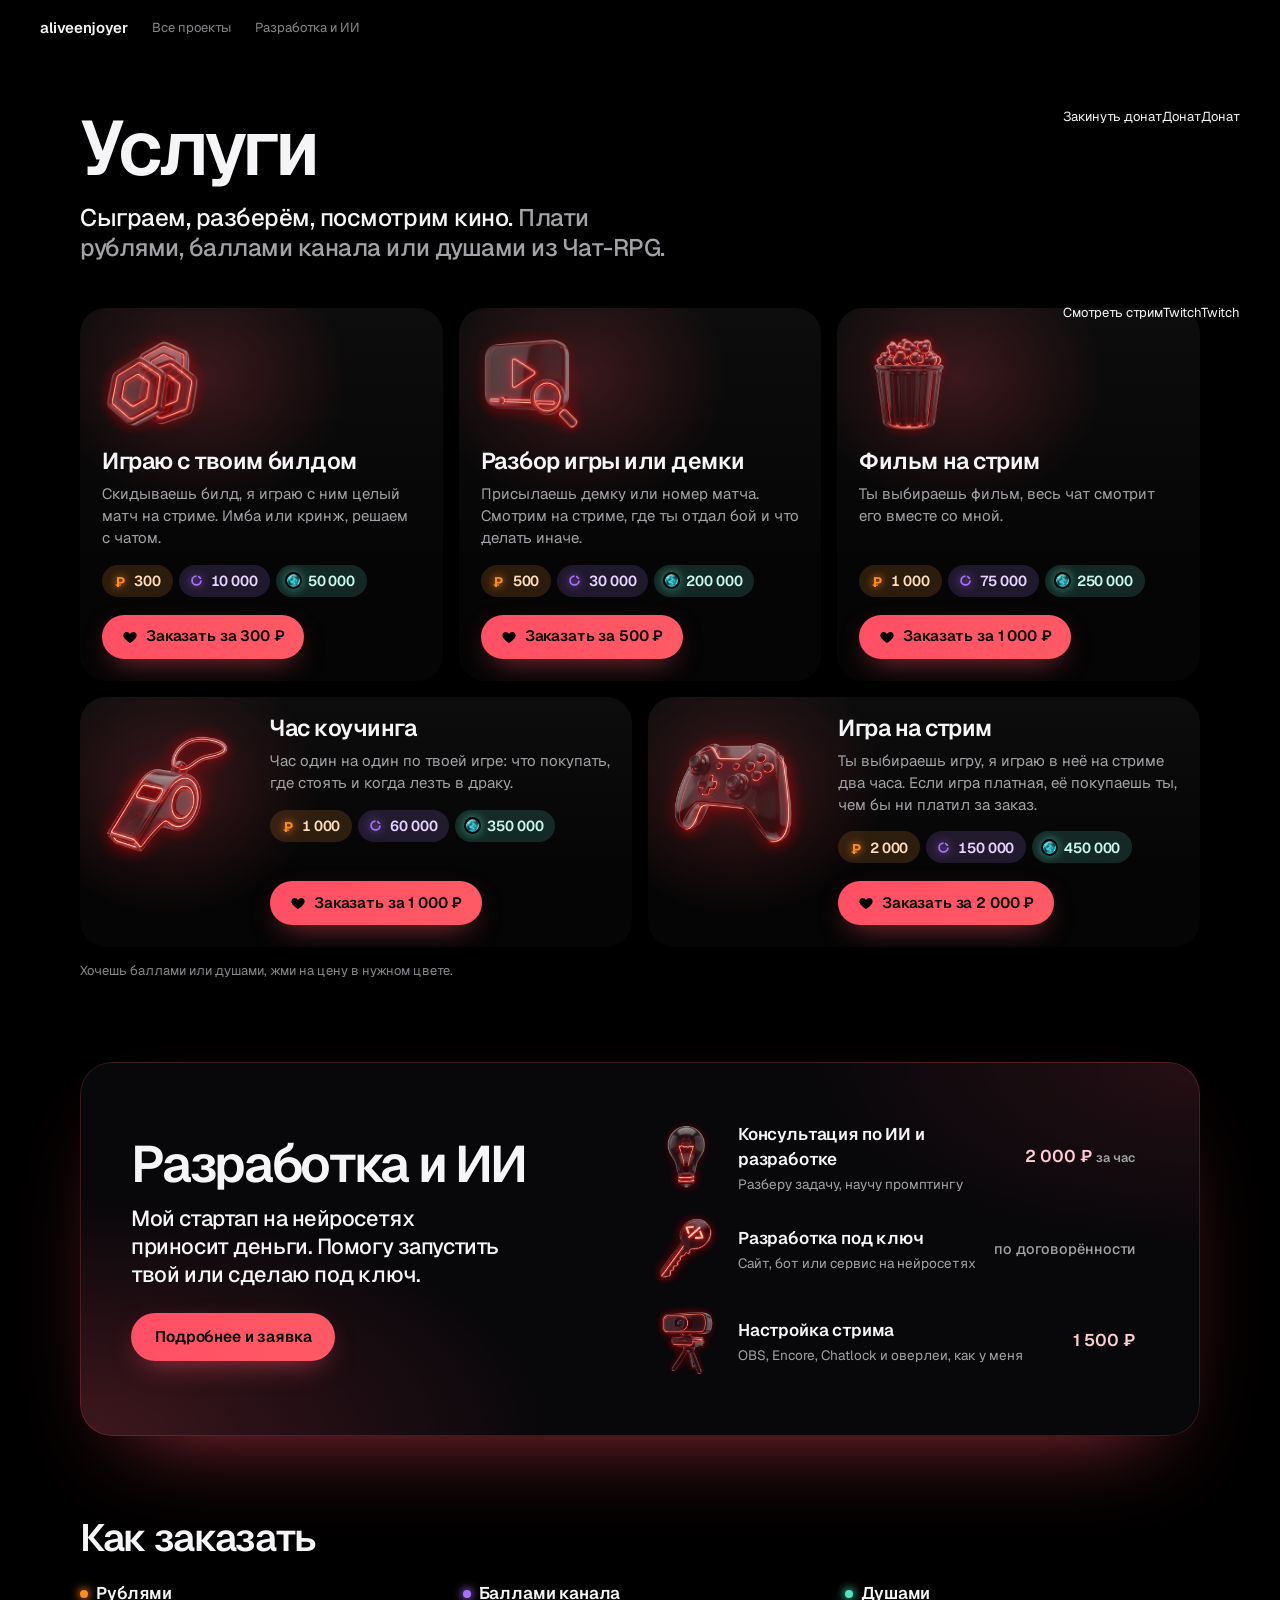
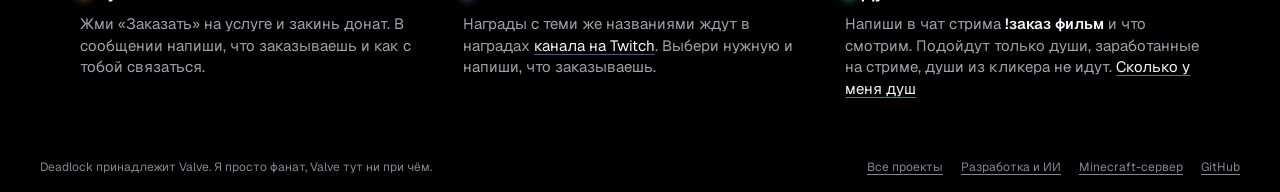
<file: uslugi/index.html>
<!doctype html>
<html lang="ru">
<head>
<meta charset="utf-8">
<meta name="viewport" content="width=device-width, initial-scale=1, viewport-fit=cover">
<title>Услуги aliveenjoyer: разбор, коучинг, фильм на стрим</title>
<meta name="description" content="Разбор демки, коучинг по Deadlock, фильм на стрим, игра с твоим билдом. Плати рублями, баллами канала или душами из Чат-RPG. А ещё консультации и разработка.">
<meta name="theme-color" content="#000000">
<meta property="og:title" content="Услуги aliveenjoyer">
<meta property="og:description" content="Разбор демки, коучинг, фильм на стрим и игра с твоим билдом: за рубли, баллы канала или души из Чат-RPG.">
<meta property="og:type" content="website">
<meta property="og:url" content="https://aliveenjoyer.art/uslugi/">
<meta property="og:image" content="https://aliveenjoyer.art/assets/og-reel.jpg">
<link rel="icon" type="image/png" href="../assets/icon-64.png">
<link rel="apple-touch-icon" href="../assets/icon-180.png">
<script>if (/[?&]still/.test(location.search)) document.documentElement.classList.add('still');</script>
<link rel="preconnect" href="https://fonts.googleapis.com">
<link rel="preconnect" href="https://fonts.gstatic.com" crossorigin>
<link href="https://fonts.googleapis.com/css2?family=Geist:wght@300..700&display=swap" rel="stylesheet">
<!-- Telegram, донат и Twitch: общий файл всех сайтов (исходник Skyrim\Hub\social.css) -->
<link rel="stylesheet" href="https://aliveenjoyer.art/social.css">
<style>
/* Услуги плашками: у каждой неоновая иконка (assets/neon/svc, Nano Banana Pro), цены чипами в цветах валют
   (₽ — оранжевый доната, баллы — фиолетовый Twitch, души — бирюзовый Чат-RPG) и одна кнопка «Заказать за N ₽».
   Чип баллов ведёт на канал (прямой ссылки на награду у Twitch нет), чип душ копирует команду «!заказ <слово>».
   Ниже — выделенный блок «Разработка и ИИ» со ссылкой на /dev/. Рамок нет: плашки отделены светом. */
:root {
  --bg: #000;
  --text: #f5f5f7;
  --gray: #86868b;
  --gray-2: #a1a1a6;
  --gutter: clamp(16px, 4vw, 40px);
  --c: #ff4f64;
  --rub: #ff8a1e;
  --pts: #a970ff;
  --soul: #4fe3c1;
}
* { box-sizing: border-box; }
html { background: var(--bg); -webkit-text-size-adjust: 100%; }
body {
  margin: 0; min-height: 100vh;
  background: var(--bg); color: var(--text);
  font-family: "Geist", system-ui, -apple-system, "Segoe UI", sans-serif;
  font-size: 16px; line-height: 1.5;
  -webkit-font-smoothing: antialiased;
  overflow-x: hidden; overflow-x: clip;
}
a { color: inherit; text-decoration: none; }
img, svg { display: block; }
button { font: inherit; color: inherit; }
:focus-visible { outline: 2px solid var(--text); outline-offset: 3px; border-radius: 10px; }
.still *, .still *::before, .still *::after { animation: none !important; transition: none !important; }

/* шапка как на главной */
.nav { display: flex; align-items: center; gap: clamp(12px, 2vw, 24px); height: 56px; padding: 0 var(--gutter); font-size: 13px; }
.brand { font-weight: 600; font-size: 15px; letter-spacing: -.01em; }
.crumb { color: var(--gray); transition: color .2s; }
.crumb:hover { color: var(--text); }
.nav .ae-soc { margin-left: auto; }

main { width: min(1120px, 100% - 2 * var(--gutter)); margin: 0 auto; padding: clamp(28px, 6vh, 64px) 0 40px; }

/* заголовок */
h1 { margin: 0; font-weight: 600; font-size: clamp(40px, 6vw, 80px); line-height: 1; letter-spacing: -.045em; }
.lead { margin: 16px 0 0; max-width: 40ch; font-size: clamp(18px, 1.9vw, 24px); font-weight: 500; line-height: 1.25; letter-spacing: -.02em; text-wrap: balance; }
.lead span { color: var(--gray-2); }

/* плашки: 3 сверху, 2 широкие снизу */
.cards { margin: clamp(32px, 5vh, 52px) 0 0; padding: 0; list-style: none; display: grid; grid-template-columns: repeat(6, minmax(0, 1fr)); gap: 16px; }
.card {
  grid-column: span 2; position: relative; isolation: isolate; overflow: hidden;
  display: flex; flex-direction: column; padding: 18px 22px 22px; border-radius: 26px;
  background: linear-gradient(180deg, rgba(255, 255, 255, .05), rgba(255, 255, 255, .018) 70%);
}
.card::before {
  content: ""; position: absolute; z-index: -1; left: -30px; top: -60px; width: 300px; height: 260px; pointer-events: none;
  background: radial-gradient(closest-side, color-mix(in srgb, var(--c) 20%, transparent), transparent);
}
.card .ico { width: 116px; height: 116px; margin: 0 0 6px -8px; pointer-events: none; -webkit-user-drag: none; }
.card h2 { margin: 0; font-size: clamp(20px, 1.8vw, 23px); font-weight: 600; letter-spacing: -.02em; line-height: 1.2; }
.card p { margin: 8px 0 0; color: var(--gray-2); font-size: 15px; line-height: 1.45; text-wrap: pretty; }
.card p { flex-grow: 1; }   /* у плашек в ряд цены и кнопки встают на одну высоту */
.card.wide { grid-column: span 3; display: grid; grid-template-columns: 150px minmax(0, 1fr); grid-template-rows: auto auto auto 1fr; column-gap: 18px; align-items: start; }
.card.wide::before { left: -60px; top: -40px; }
.card.wide .ico { grid-row: 1 / span 4; width: 150px; height: 150px; margin: 4px 0 0 -10px; }

/* цены чипами */
.prices { margin: 16px 0 0; display: flex; flex-wrap: wrap; gap: 6px; }
.pp {
  --k: var(--rub);
  display: inline-flex; align-items: center; gap: 6px; height: 32px; padding: 0 12px 0 9px; border: 0; border-radius: 999px;
  font-size: 14.5px; font-weight: 600; letter-spacing: -.01em; white-space: nowrap; font-variant-numeric: tabular-nums;
  color: color-mix(in srgb, var(--k) 30%, #fff);
  background: color-mix(in srgb, var(--k) 14%, rgba(255, 255, 255, .02));
  transition: background .2s, box-shadow .2s;
}
.pp.pts { --k: var(--pts); }
.pp.soul { --k: var(--soul); }
.pp .g { width: 17px; height: 17px; display: grid; place-items: center; flex: none; font-size: 14px; font-weight: 700; color: var(--k); text-shadow: 0 0 8px var(--k); }
.pp .g svg { width: 15px; height: 15px; fill: var(--k); filter: drop-shadow(0 0 5px var(--k)); }
.pp .g img { width: 17px; height: 17px; border-radius: 50%; filter: drop-shadow(0 0 5px rgba(79, 227, 193, .6)); }
.pp small { font-size: 12.5px; font-weight: 500; color: var(--gray-2); }
a.pp, button.pp { cursor: pointer; }
a.pp:hover, button.pp:hover { background: color-mix(in srgb, var(--k) 24%, rgba(255, 255, 255, .02)); box-shadow: 0 0 18px -6px var(--k); }

/* одна кнопка на плашке: заказать донатом */
.order { margin-top: auto; padding-top: 18px; }
.card.wide .order { grid-column: 2; align-self: end; }
.btn {
  display: inline-flex; align-items: center; justify-content: center; gap: 8px;
  height: 44px; padding: 0 20px; border: 0; border-radius: 999px; cursor: pointer;
  background: linear-gradient(100deg, var(--c), color-mix(in srgb, var(--c) 82%, #ff8a6a)); color: #000;
  font-weight: 600; font-size: 15px; letter-spacing: -.01em; white-space: nowrap;
  box-shadow: 0 10px 30px -12px color-mix(in srgb, var(--c) 75%, transparent);
  transition: filter .2s, transform .15s;
}
.btn:hover { filter: brightness(1.1); }
.btn:active { transform: scale(.98); }
.btn svg { width: 16px; height: 16px; fill: currentColor; }
.hint { margin: 14px 0 0; font-size: 13px; color: var(--gray); }

/* Разработка и ИИ: одна выделенная полоса, отсюда «проваливаются» на /dev/ */
.dev {
  position: relative; isolation: isolate; overflow: hidden; margin-top: clamp(56px, 9vh, 96px);
  display: grid; grid-template-columns: minmax(0, .95fr) minmax(0, 1.05fr); gap: 28px 56px; align-items: center;
  padding: clamp(26px, 4vw, 52px); border-radius: 32px;
  background:
    radial-gradient(60% 90% at 0% 100%, color-mix(in srgb, var(--c) 22%, transparent), transparent 70%),
    radial-gradient(50% 70% at 100% 0%, color-mix(in srgb, var(--c) 12%, transparent), transparent 70%),
    #08070a;
  box-shadow: inset 0 0 0 1px color-mix(in srgb, var(--c) 22%, transparent), 0 40px 90px -50px color-mix(in srgb, var(--c) 70%, transparent);
}
.dev h2 { margin: 0; font-size: clamp(32px, 4vw, 54px); font-weight: 600; letter-spacing: -.045em; line-height: 1.02; }
.dev .line { margin: 14px 0 0; max-width: 28ch; font-size: clamp(18px, 1.7vw, 22px); font-weight: 500; line-height: 1.3; letter-spacing: -.02em; text-wrap: balance; }
.dev .btn { margin-top: 24px; height: 48px; padding: 0 24px; font-size: 15.5px; }
.dev-list { margin: 0; padding: 0; list-style: none; display: grid; gap: 4px; }
.dev-list a { display: grid; grid-template-columns: 76px minmax(0, 1fr) auto; gap: 0 14px; align-items: center; padding: 6px 14px 6px 4px; border-radius: 20px; transition: background .2s; }
.dev-list a:hover { background: rgba(255, 255, 255, .04); }
.dev-list img { width: 76px; height: 76px; }
.dev-list b { display: block; font-size: 17px; font-weight: 600; letter-spacing: -.01em; }
.dev-list small { display: block; margin-top: 2px; font-size: 13.5px; color: var(--gray-2); line-height: 1.35; }
.dev-list em { font-style: normal; font-size: 17px; font-weight: 600; white-space: nowrap; text-align: right; color: color-mix(in srgb, var(--c) 30%, #fff); }
.dev-list em.q { color: var(--gray-2); font-weight: 500; font-size: 14.5px; }
.dev-list em small { display: inline; margin: 0 0 0 4px; font-size: 12.5px; }

/* как заказать: три способа текстом, по цвету валюты */
.how { margin-top: clamp(56px, 9vh, 96px); }
.how h2 { margin: 0; font-size: clamp(26px, 3vw, 38px); font-weight: 600; letter-spacing: -.035em; line-height: 1.1; }
.ways { margin: 22px 0 0; padding: 0; list-style: none; display: grid; grid-template-columns: repeat(3, minmax(0, 1fr)); gap: 28px; }
.ways li { --k: var(--rub); }
.ways li.pts { --k: var(--pts); }
.ways li.soul { --k: var(--soul); }
.ways b { display: inline-flex; align-items: center; gap: 8px; font-size: 17px; font-weight: 600; letter-spacing: -.01em; }
.ways b::before { content: ""; width: 8px; height: 8px; border-radius: 50%; background: var(--k); box-shadow: 0 0 10px 1px var(--k); }
.ways p { margin: 6px 0 0; color: var(--gray-2); font-size: 15px; line-height: 1.45; text-wrap: pretty; }
.ways code { font-family: inherit; font-weight: 600; color: var(--text); white-space: nowrap; }
.ways a { color: var(--text); text-decoration: underline; text-underline-offset: 3px; text-decoration-color: color-mix(in srgb, var(--k) 60%, transparent); }

/* подсказка после нажатия на баллы или души */
.toast {
  position: fixed; left: 50%; bottom: 22px; z-index: 20; max-width: min(520px, calc(100% - 32px));
  padding: 12px 18px; border-radius: 18px; font-size: 14.5px; line-height: 1.4; color: var(--text);
  background: rgba(22, 22, 26, .92); -webkit-backdrop-filter: blur(14px); backdrop-filter: blur(14px);
  box-shadow: inset 0 0 0 1px rgba(255, 255, 255, .1), 0 20px 50px -20px #000;
  opacity: 0; transform: translate(-50%, 10px); pointer-events: none; transition: opacity .25s, transform .25s;
}
.toast.on { opacity: 1; transform: translate(-50%, 0); }
.toast b { font-weight: 600; }

.fine { display: flex; flex-wrap: wrap; justify-content: space-between; gap: 4px 22px; padding: 18px var(--gutter) 16px; font-size: 12px; color: var(--gray); }
.fine p { margin: 0; }
.fine nav { display: flex; gap: 18px; }
.fine nav a { text-decoration: underline; text-underline-offset: 3px; }
.fine nav a:hover { color: var(--text); }

@media (max-width: 1000px) {
  .card, .card.wide { grid-column: span 3; }
  .card.wide { display: flex; }
  .card.wide .ico { width: 116px; height: 116px; margin: 0 0 6px -8px; }
  .card.wide .order { align-self: auto; }
  .dev { grid-template-columns: minmax(0, 1fr); }
}
/* телефон: плашка в одну строку, иконка слева, кнопка во всю ширину */
@media (max-width: 760px) {
  .nav { height: 50px; }
  .crumb { display: none; }
  .cards { grid-template-columns: minmax(0, 1fr); gap: 12px; }
  .card, .card.wide { grid-column: 1; display: grid; grid-template-columns: 76px minmax(0, 1fr); column-gap: 14px; padding: 16px 16px 16px 12px; border-radius: 22px; }
  .card .ico, .card.wide .ico { grid-row: 1 / span 2; width: 84px; height: 84px; margin: -6px 0 0 -6px; }
  .card::before { left: -90px; top: -70px; width: 240px; height: 220px; }
  .card h2 { font-size: 19px; }
  .card p { margin-top: 4px; font-size: 14px; }
  .prices, .order, .card.wide .order { grid-column: 1 / -1; }
  .prices { margin-top: 12px; }
  .order { padding-top: 12px; }
  .card .btn { width: 100%; height: 46px; }
  .dev { padding: 24px 18px 18px; border-radius: 26px; }
  .dev .btn { width: 100%; }
  .dev-list a { grid-template-columns: 60px minmax(0, 1fr); padding: 4px 4px 4px 0; }
  .dev-list img { width: 60px; height: 60px; grid-row: 1 / span 2; }
  .dev-list em { grid-column: 2; text-align: left; font-size: 15px; }
  .ways { grid-template-columns: minmax(0, 1fr); gap: 22px; }
  .fine { justify-content: center; text-align: center; font-size: 11px; }
}
@media (prefers-reduced-motion: reduce) {
  *, *::before, *::after { transition: none !important; }
}
</style>
<script src="https://aliveenjoyer.art/stat.js" data-page="uslugi" defer></script>
</head>
<body>

<header class="nav">
  <a class="brand" href="../">aliveenjoyer</a>
  <a class="crumb" href="../">Все проекты</a>
  <a class="crumb" href="../dev/">Разработка и ИИ</a>
  <nav class="ae-soc" aria-label="Канал aliveenjoyer">
    <a class="ae-b ae-tg" href="https://t.me/aliveenjoyer" aria-label="Telegram-канал"><svg viewBox="0 0 24 24" aria-hidden="true"><path d="M21.4 3.3 2.7 10.5c-1.1.4-1.1 1.1-.1 1.4l4.7 1.5 1.8 5.6c.2.7.4.8.9.8.4 0 .6-.2.9-.5l2.4-2.3 4.8 3.5c.9.5 1.5.2 1.7-.8l3.1-14.8c.3-1.3-.5-1.9-1.5-1.6Zm-3.2 3.9-8.6 7.8-.4 3.4-1.3-4.2 9.8-6.6c.5-.3.8 0 .5.4Z"/></svg><span class="ae-l">Telegram-канал</span><span class="ae-s">Telegram</span><span class="ae-m">ТГК</span></a>
    <a class="ae-b ae-da" href="https://www.donationalerts.com/r/aliveenjoyer" aria-label="Закинуть донат"><svg viewBox="0 0 24 24" aria-hidden="true"><path d="M12 21s-7.2-4.4-9.4-9.1C1 8.5 3.2 4.6 7 4.6c2.2 0 3.8 1.2 5 2.9 1.2-1.7 2.8-2.9 5-2.9 3.8 0 6 3.9 4.4 7.3C19.2 16.6 12 21 12 21Z"/></svg><span class="ae-l">Закинуть донат</span><span class="ae-s">Донат</span><span class="ae-m">Донат</span></a>
    <a class="ae-b ae-tw" href="https://twitch.tv/aliveenjoyer" aria-label="Twitch: смотреть стрим"><svg viewBox="0 0 24 24" aria-hidden="true"><path d="M4.6 2.5 3 6.6v13.6h4.6v2.5h2.6l2.5-2.5h3.7l5.1-5.1V2.5H4.6Zm14.9 11.6-2.9 2.9H12l-2.5 2.5V17H5.7V4.2h13.8v9.9ZM16.6 7.3h-1.8v5.2h1.8V7.3Zm-4.8 0H10v5.2h1.8V7.3Z"/></svg><span class="ae-l">Смотреть стрим</span><span class="ae-s">Twitch</span><span class="ae-m">Twitch</span></a>
  </nav>
</header>

<!-- значки валют: один раз, дальше <use> -->
<svg width="0" height="0" style="position:absolute" aria-hidden="true">
  <symbol id="pts" viewBox="0 0 24 24"><path d="M12 3.5a8.5 8.5 0 1 0 8.5 8.5h-2.8A5.7 5.7 0 1 1 12 6.3V3.5Z"/><path d="M14.4 3.9a8.5 8.5 0 0 1 5.7 5.7h-2.9a5.8 5.8 0 0 0-2.8-2.8V3.9Z"/></symbol>
  <symbol id="heart" viewBox="0 0 24 24"><path d="M12 21s-7.2-4.4-9.4-9.1C1 8.5 3.2 4.6 7 4.6c2.2 0 3.8 1.2 5 2.9 1.2-1.7 2.8-2.9 5-2.9 3.8 0 6 3.9 4.4 7.3C19.2 16.6 12 21 12 21Z"/></symbol>
</svg>

<main>
  <h1>Услуги</h1>
  <p class="lead">Сыграем, разберём, посмотрим кино. <span>Плати рублями, баллами канала или душами из Чат-RPG.</span></p>

  <ul class="cards" aria-label="Услуги на стриме">
    <li class="card" data-word="билд" data-reward="Играю с твоим билдом">
      <img class="ico" src="../assets/neon/svc/build.webp" width="512" height="512" alt="" draggable="false">
      <h2>Играю с твоим билдом</h2>
      <p>Скидываешь билд, я играю с ним целый матч на стриме. Имба или кринж, решаем с чатом.</p>
      <div class="prices">
        <span class="pp rub"><span class="g">₽</span>300</span>
        <a class="pp pts" href="https://twitch.tv/aliveenjoyer" target="_blank" rel="noopener" data-pay="pts"><span class="g"><svg><use href="#pts"/></svg></span>10 000</a>
        <button class="pp soul" type="button" data-pay="soul"><span class="g"><img src="../assets/rpg-orb.webp" alt=""></span>50 000</button>
      </div>
      <div class="order"><a class="btn" href="https://www.donationalerts.com/r/aliveenjoyer" target="_blank" rel="noopener"><svg><use href="#heart"/></svg>Заказать за 300 ₽</a></div>
    </li>
    <li class="card" data-word="разбор" data-reward="Разбор игры или демки">
      <img class="ico" src="../assets/neon/svc/demo.webp" width="512" height="512" alt="" draggable="false">
      <h2>Разбор игры или демки</h2>
      <p>Присылаешь демку или номер матча. Смотрим на стриме, где ты отдал бой и что делать иначе.</p>
      <div class="prices">
        <span class="pp rub"><span class="g">₽</span>500</span>
        <a class="pp pts" href="https://twitch.tv/aliveenjoyer" target="_blank" rel="noopener" data-pay="pts"><span class="g"><svg><use href="#pts"/></svg></span>30 000</a>
        <button class="pp soul" type="button" data-pay="soul"><span class="g"><img src="../assets/rpg-orb.webp" alt=""></span>200 000</button>
      </div>
      <div class="order"><a class="btn" href="https://www.donationalerts.com/r/aliveenjoyer" target="_blank" rel="noopener"><svg><use href="#heart"/></svg>Заказать за 500 ₽</a></div>
    </li>
    <li class="card" data-word="фильм" data-reward="Фильм на стрим">
      <img class="ico" src="../assets/neon/svc/film.webp" width="512" height="512" alt="" draggable="false">
      <h2>Фильм на стрим</h2>
      <p>Ты выбираешь фильм, весь чат смотрит его вместе со мной.</p>
      <div class="prices">
        <span class="pp rub"><span class="g">₽</span>1 000</span>
        <a class="pp pts" href="https://twitch.tv/aliveenjoyer" target="_blank" rel="noopener" data-pay="pts"><span class="g"><svg><use href="#pts"/></svg></span>75 000</a>
        <button class="pp soul" type="button" data-pay="soul"><span class="g"><img src="../assets/rpg-orb.webp" alt=""></span>250 000</button>
      </div>
      <div class="order"><a class="btn" href="https://www.donationalerts.com/r/aliveenjoyer" target="_blank" rel="noopener"><svg><use href="#heart"/></svg>Заказать за 1 000 ₽</a></div>
    </li>
    <li class="card wide" data-word="коучинг" data-reward="Час коучинга">
      <img class="ico" src="../assets/neon/svc/coach.webp" width="512" height="512" alt="" draggable="false">
      <h2>Час коучинга</h2>
      <p>Час один на один по твоей игре: что покупать, где стоять и когда лезть в драку.</p>
      <div class="prices">
        <span class="pp rub"><span class="g">₽</span>1 000</span>
        <a class="pp pts" href="https://twitch.tv/aliveenjoyer" target="_blank" rel="noopener" data-pay="pts"><span class="g"><svg><use href="#pts"/></svg></span>60 000</a>
        <button class="pp soul" type="button" data-pay="soul"><span class="g"><img src="../assets/rpg-orb.webp" alt=""></span>350 000</button>
      </div>
      <div class="order"><a class="btn" href="https://www.donationalerts.com/r/aliveenjoyer" target="_blank" rel="noopener"><svg><use href="#heart"/></svg>Заказать за 1 000 ₽</a></div>
    </li>
    <li class="card wide" data-word="игра" data-reward="Игра на стрим">
      <img class="ico" src="../assets/neon/svc/game.webp" width="512" height="512" alt="" draggable="false">
      <h2>Игра на стрим</h2>
      <p>Ты выбираешь игру, я играю в неё на стриме два часа. Если игра платная, её покупаешь ты, чем бы ни платил за заказ.</p>
      <div class="prices">
        <span class="pp rub"><span class="g">₽</span>2 000</span>
        <a class="pp pts" href="https://twitch.tv/aliveenjoyer" target="_blank" rel="noopener" data-pay="pts"><span class="g"><svg><use href="#pts"/></svg></span>150 000</a>
        <button class="pp soul" type="button" data-pay="soul"><span class="g"><img src="../assets/rpg-orb.webp" alt=""></span>450 000</button>
      </div>
      <div class="order"><a class="btn" href="https://www.donationalerts.com/r/aliveenjoyer" target="_blank" rel="noopener"><svg><use href="#heart"/></svg>Заказать за 2 000 ₽</a></div>
    </li>
  </ul>
  <p class="hint">Хочешь баллами или душами, жми на цену в нужном цвете.</p>

  <section class="dev" aria-labelledby="dev-t">
    <div>
      <h2 id="dev-t">Разработка и ИИ</h2>
      <p class="line">Мой стартап на нейросетях приносит деньги. Помогу запустить твой или сделаю под ключ.</p>
      <a class="btn" href="../dev/">Подробнее и заявка</a>
    </div>
    <ul class="dev-list">
      <li><a href="../dev/#ceny"><img src="../assets/neon/svc/consult.webp" width="512" height="512" alt=""><span><b>Консультация по ИИ и разработке</b><small>Разберу задачу, научу промптингу</small></span><em>2 000 ₽<small>за час</small></em></a></li>
      <li><a href="../dev/#ceny"><img src="../assets/neon/svc/dev.webp" width="512" height="512" alt=""><span><b>Разработка под ключ</b><small>Сайт, бот или сервис на нейросетях</small></span><em class="q">по договорённости</em></a></li>
      <li><a href="../dev/#ceny"><img src="../assets/neon/svc/setup.webp" width="512" height="512" alt=""><span><b>Настройка стрима</b><small>OBS, Encore, Chatlock и оверлеи, как у меня</small></span><em>1 500 ₽</em></a></li>
    </ul>
  </section>

  <section class="how" aria-labelledby="how-t">
    <h2 id="how-t">Как заказать</h2>
    <ul class="ways">
      <li class="rub">
        <b>Рублями</b>
        <p>Жми «Заказать» на услуге и закинь донат. В сообщении напиши, что заказываешь и как с тобой связаться.</p>
      </li>
      <li class="pts">
        <b>Баллами канала</b>
        <p>Награды с теми же названиями ждут в наградах <a href="https://twitch.tv/aliveenjoyer" target="_blank" rel="noopener">канала на Twitch</a>. Выбери нужную и напиши, что заказываешь.</p>
      </li>
      <li class="soul">
        <b>Душами</b>
        <p>Напиши в чат стрима <code>!заказ фильм</code> и что смотрим. Подойдут только души, заработанные на стриме, души из кликера не идут. <a href="https://rpg.aliveenjoyer.art/game">Сколько у меня душ</a></p>
      </li>
    </ul>
  </section>
</main>

<footer class="fine">
  <p>Deadlock принадлежит Valve. Я просто фанат, Valve тут ни при чём.</p>
  <nav aria-label="Ещё"><a href="../">Все проекты</a><a href="../dev/">Разработка и ИИ</a><a href="../minecraft/">Minecraft-сервер</a><a href="https://github.com/aliveenjoyer">GitHub</a></nav>
</footer>

<p class="toast" role="status" aria-live="polite"></p>

<script>
// Чип баллов открывает канал и напоминает, какую награду искать; чип душ копирует «!заказ <слово>» для чата стрима.
(function () {
  var toast = document.querySelector('.toast'), timer = 0;
  function show(html) {
    toast.innerHTML = html; toast.classList.add('on');
    clearTimeout(timer); timer = setTimeout(function () { toast.classList.remove('on'); }, 5200);
  }
  document.querySelectorAll('[data-pay]').forEach(function (el) {
    el.addEventListener('click', function () {
      var card = el.closest('.card'), word = card.getAttribute('data-word'), reward = card.getAttribute('data-reward');
      if (el.getAttribute('data-pay') === 'pts') {
        show('Открыл канал. В наградах ищи <b>«' + reward + '»</b> и напиши, что заказываешь.');
        return;
      }
      var cmd = '!заказ ' + word + ' ';
      var done = function () { show('Скопировал <b>' + cmd.trim() + '</b>. Вставь в чат стрима и допиши, что заказываешь. Души из кликера не идут.'); };
      if (navigator.clipboard && navigator.clipboard.writeText) navigator.clipboard.writeText(cmd).then(done, function () { show('Напиши в чат стрима <b>' + cmd.trim() + '</b> и что заказываешь.'); });
      else show('Напиши в чат стрима <b>' + cmd.trim() + '</b> и что заказываешь.');
    });
  });
})();
</script>
</body>
</html>
</file>
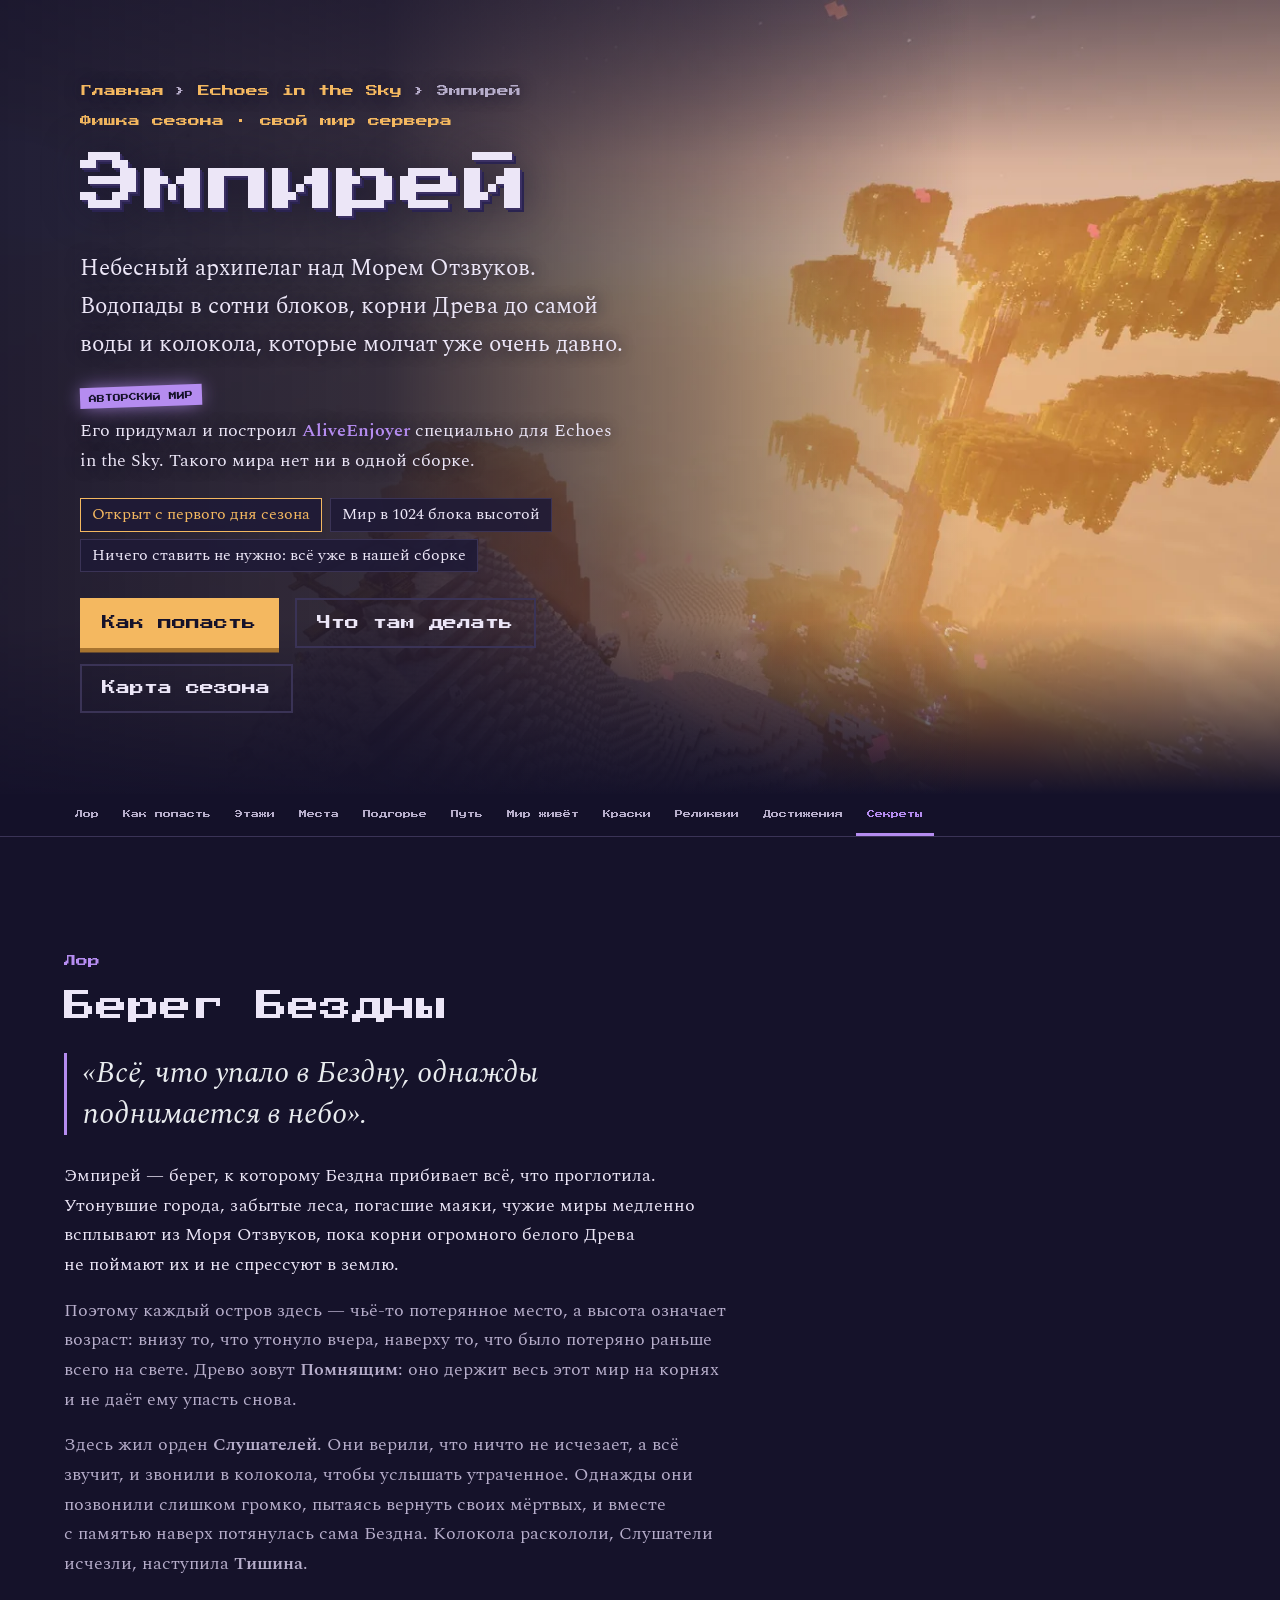
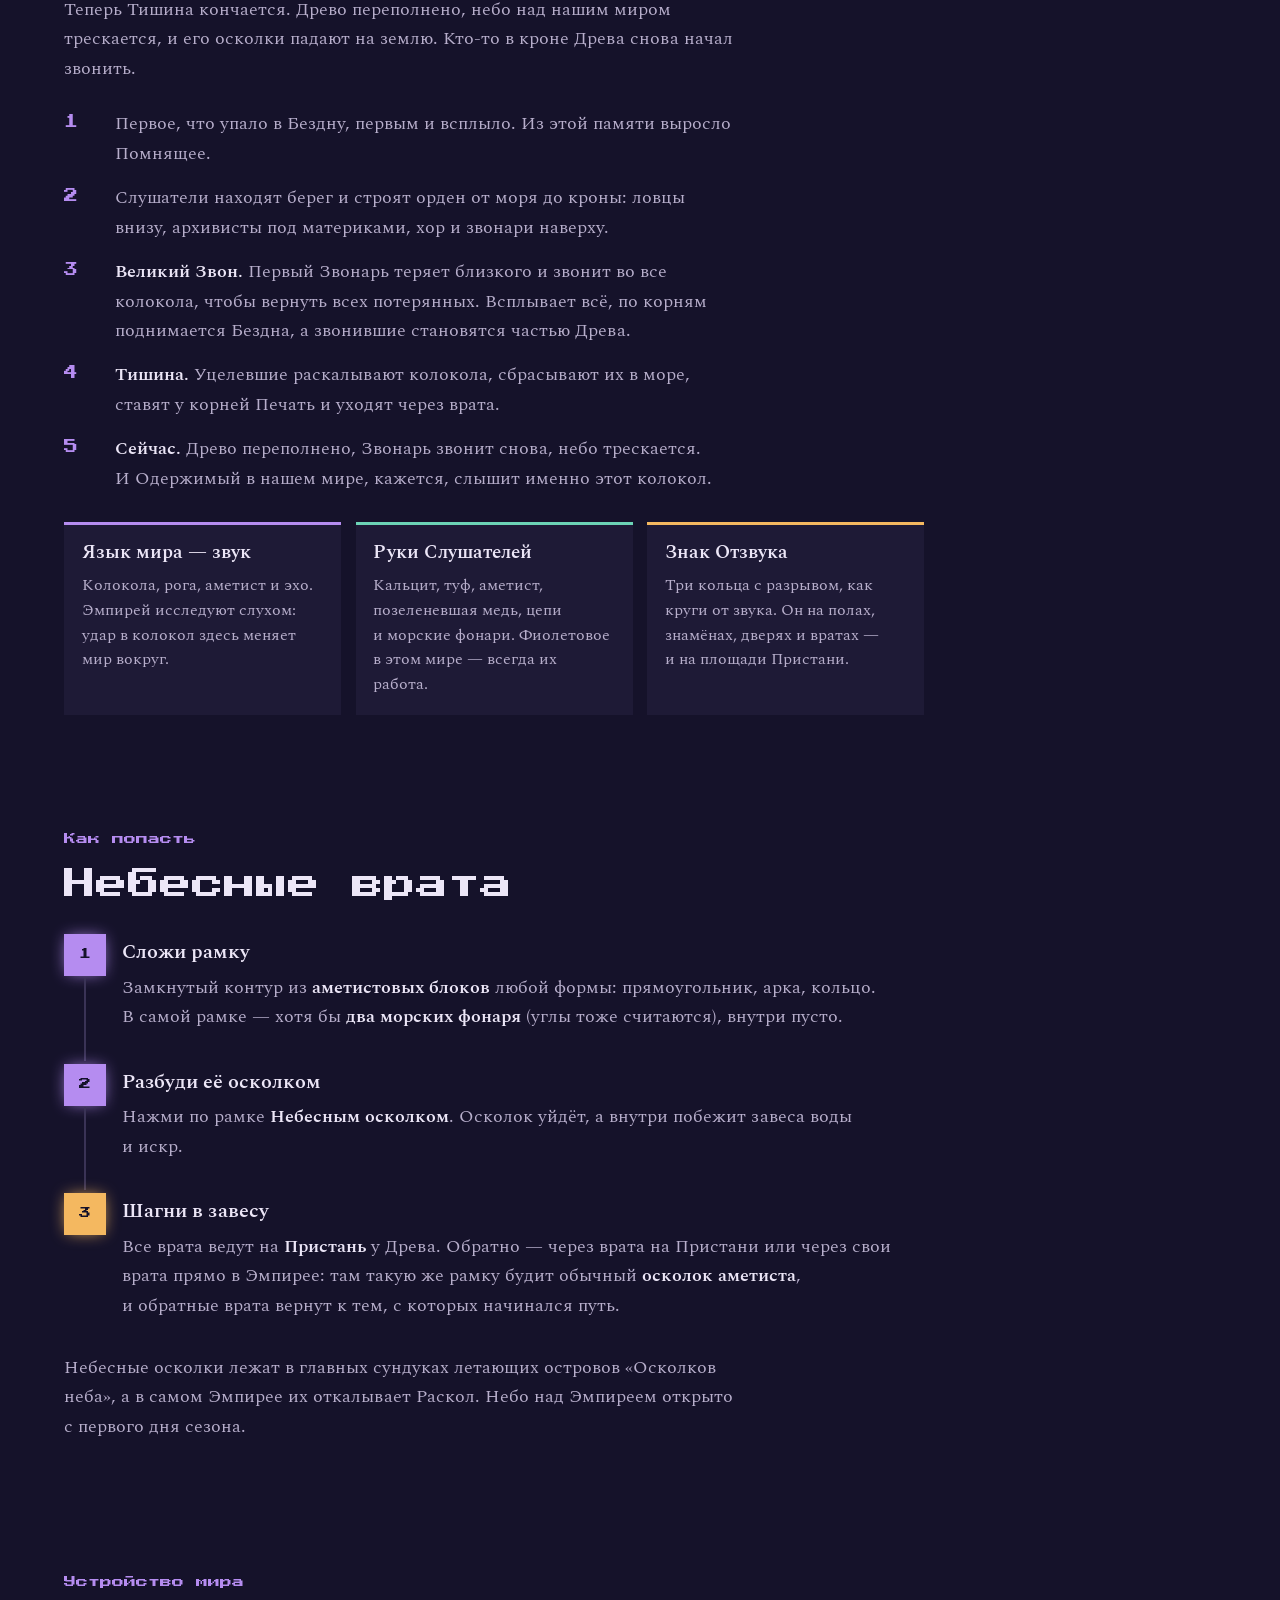
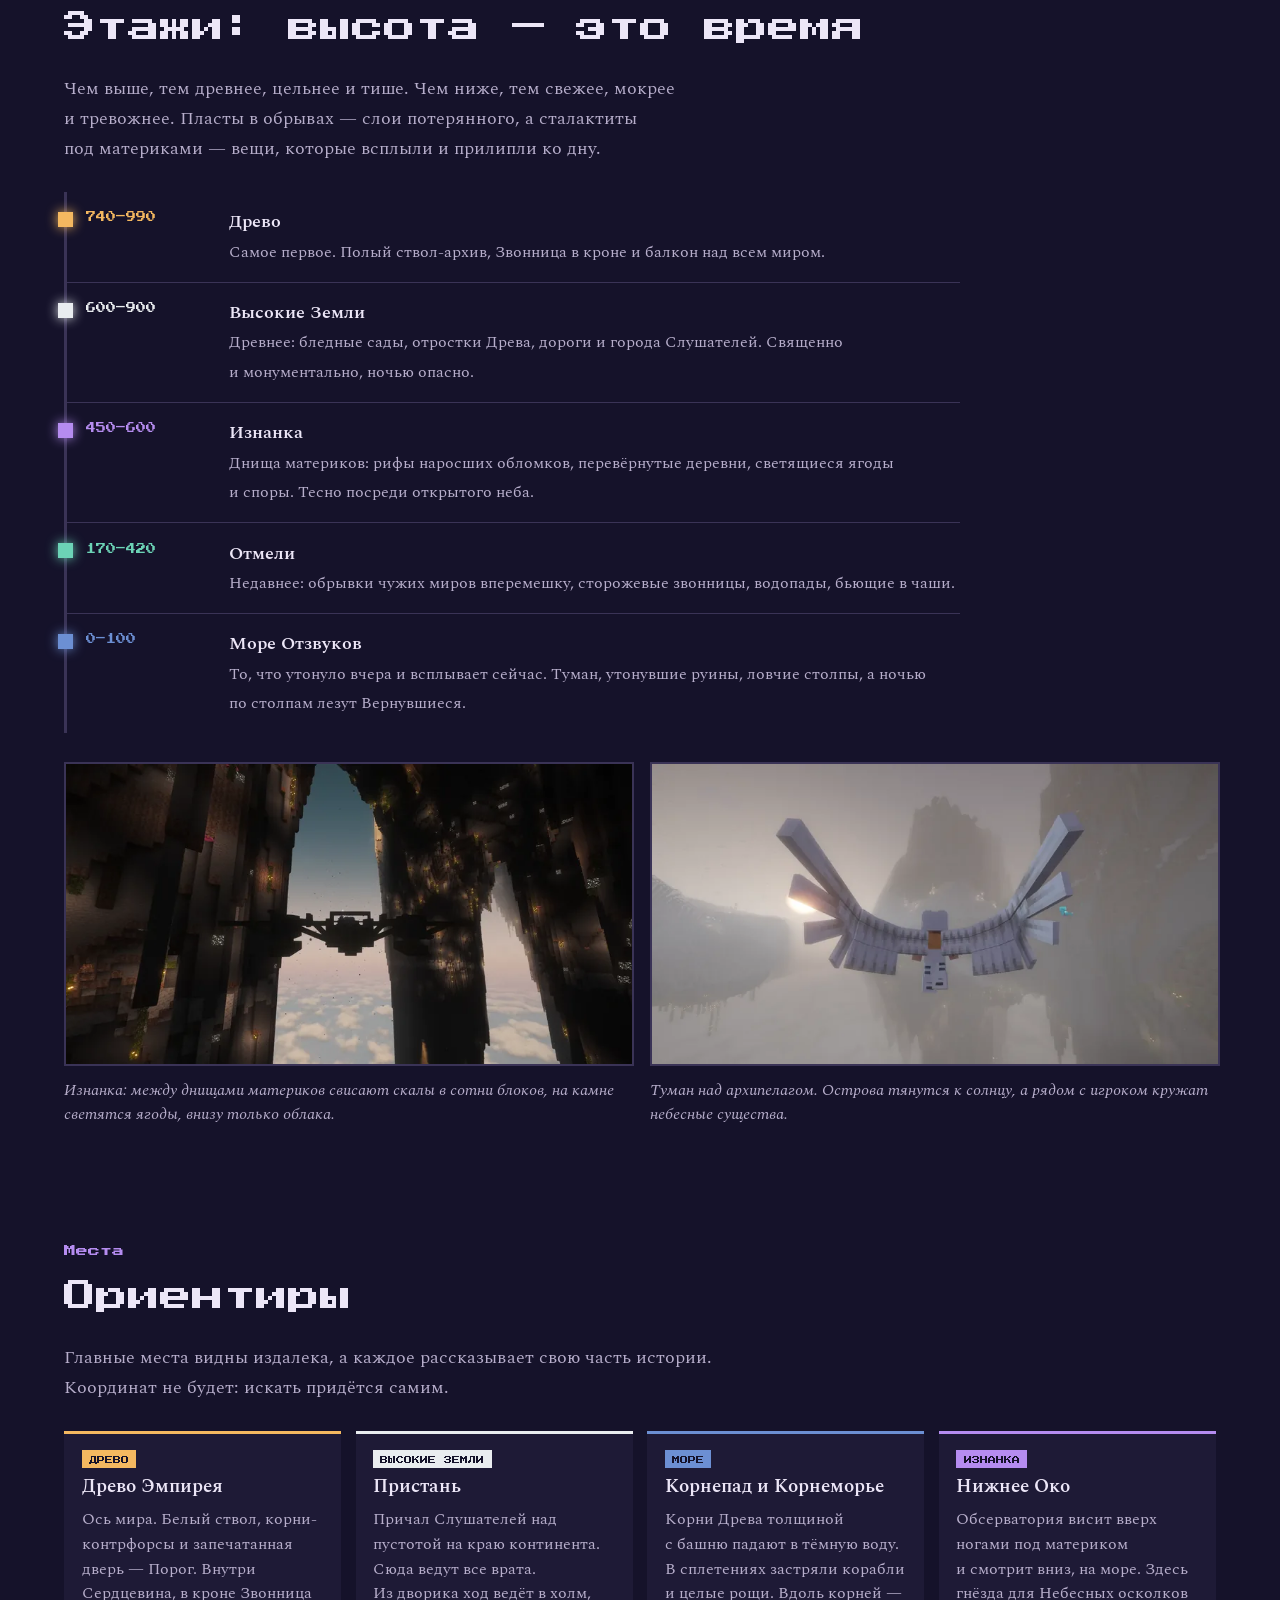
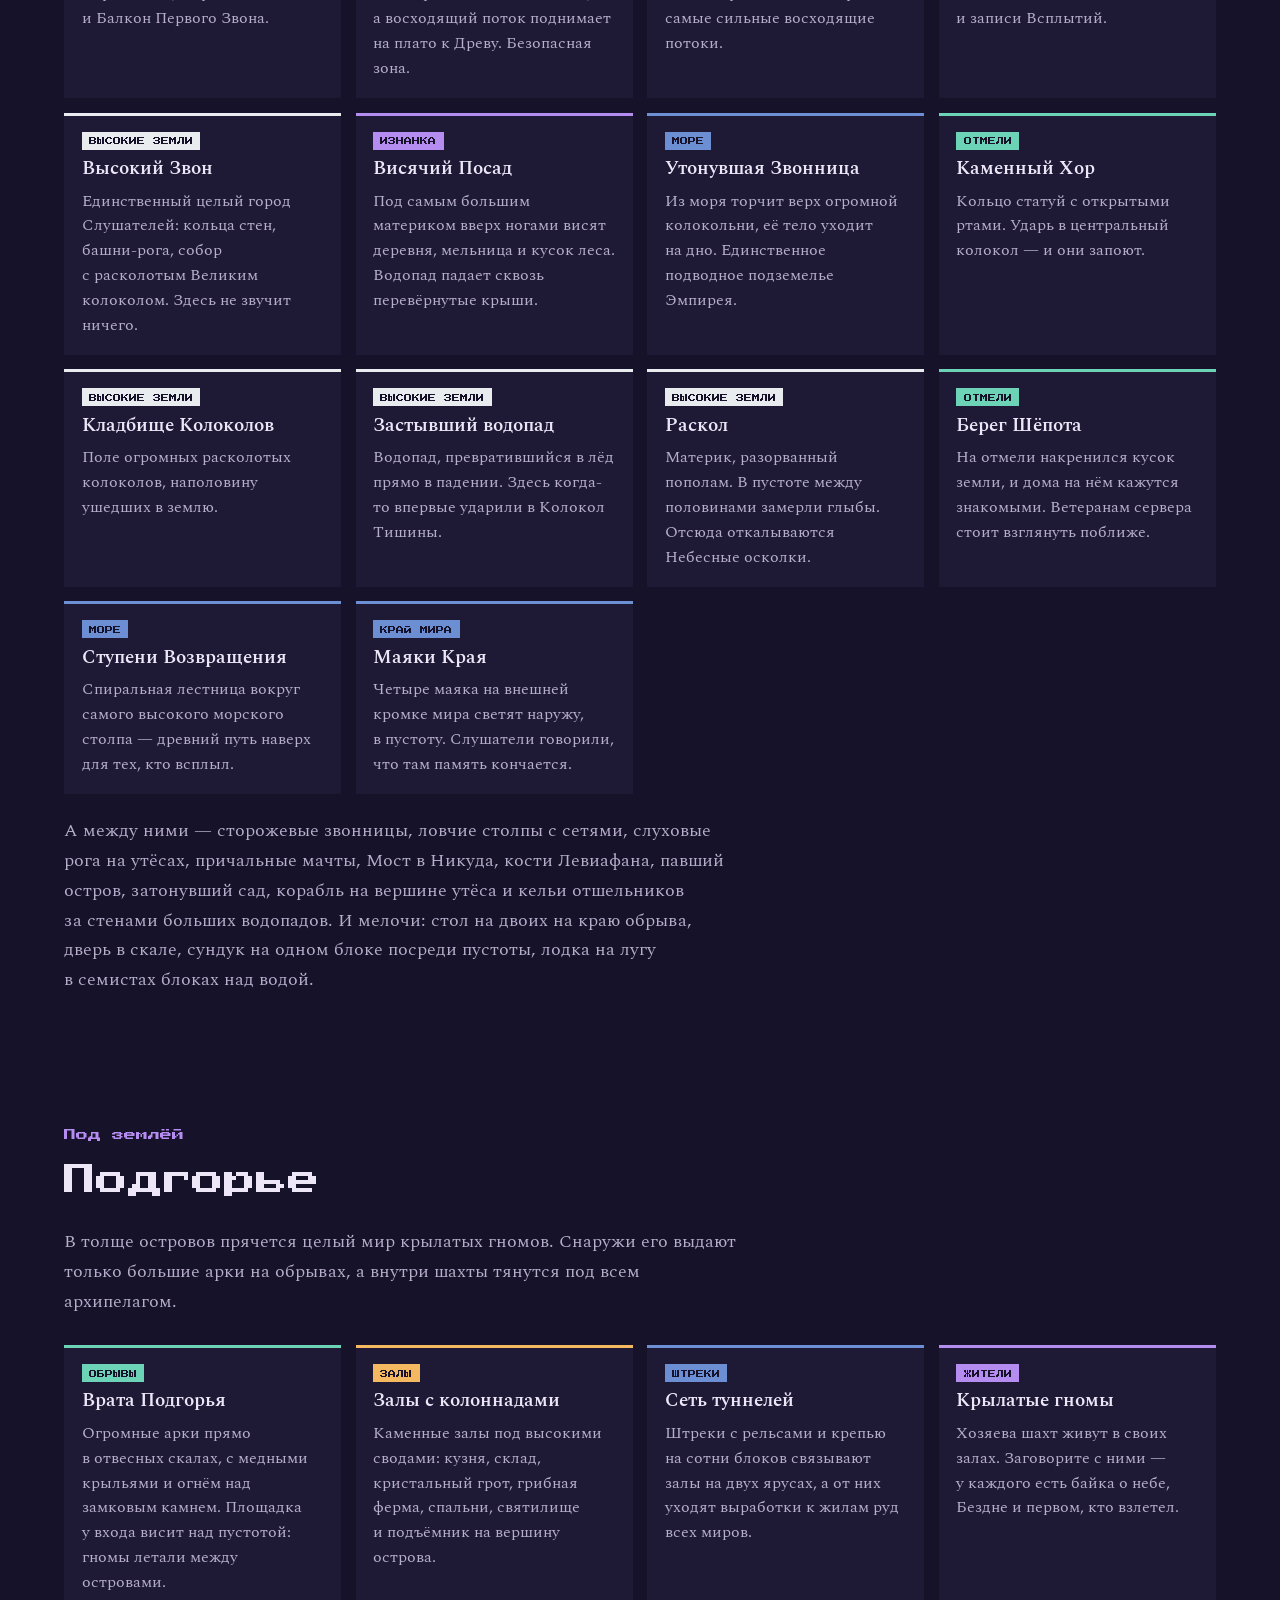
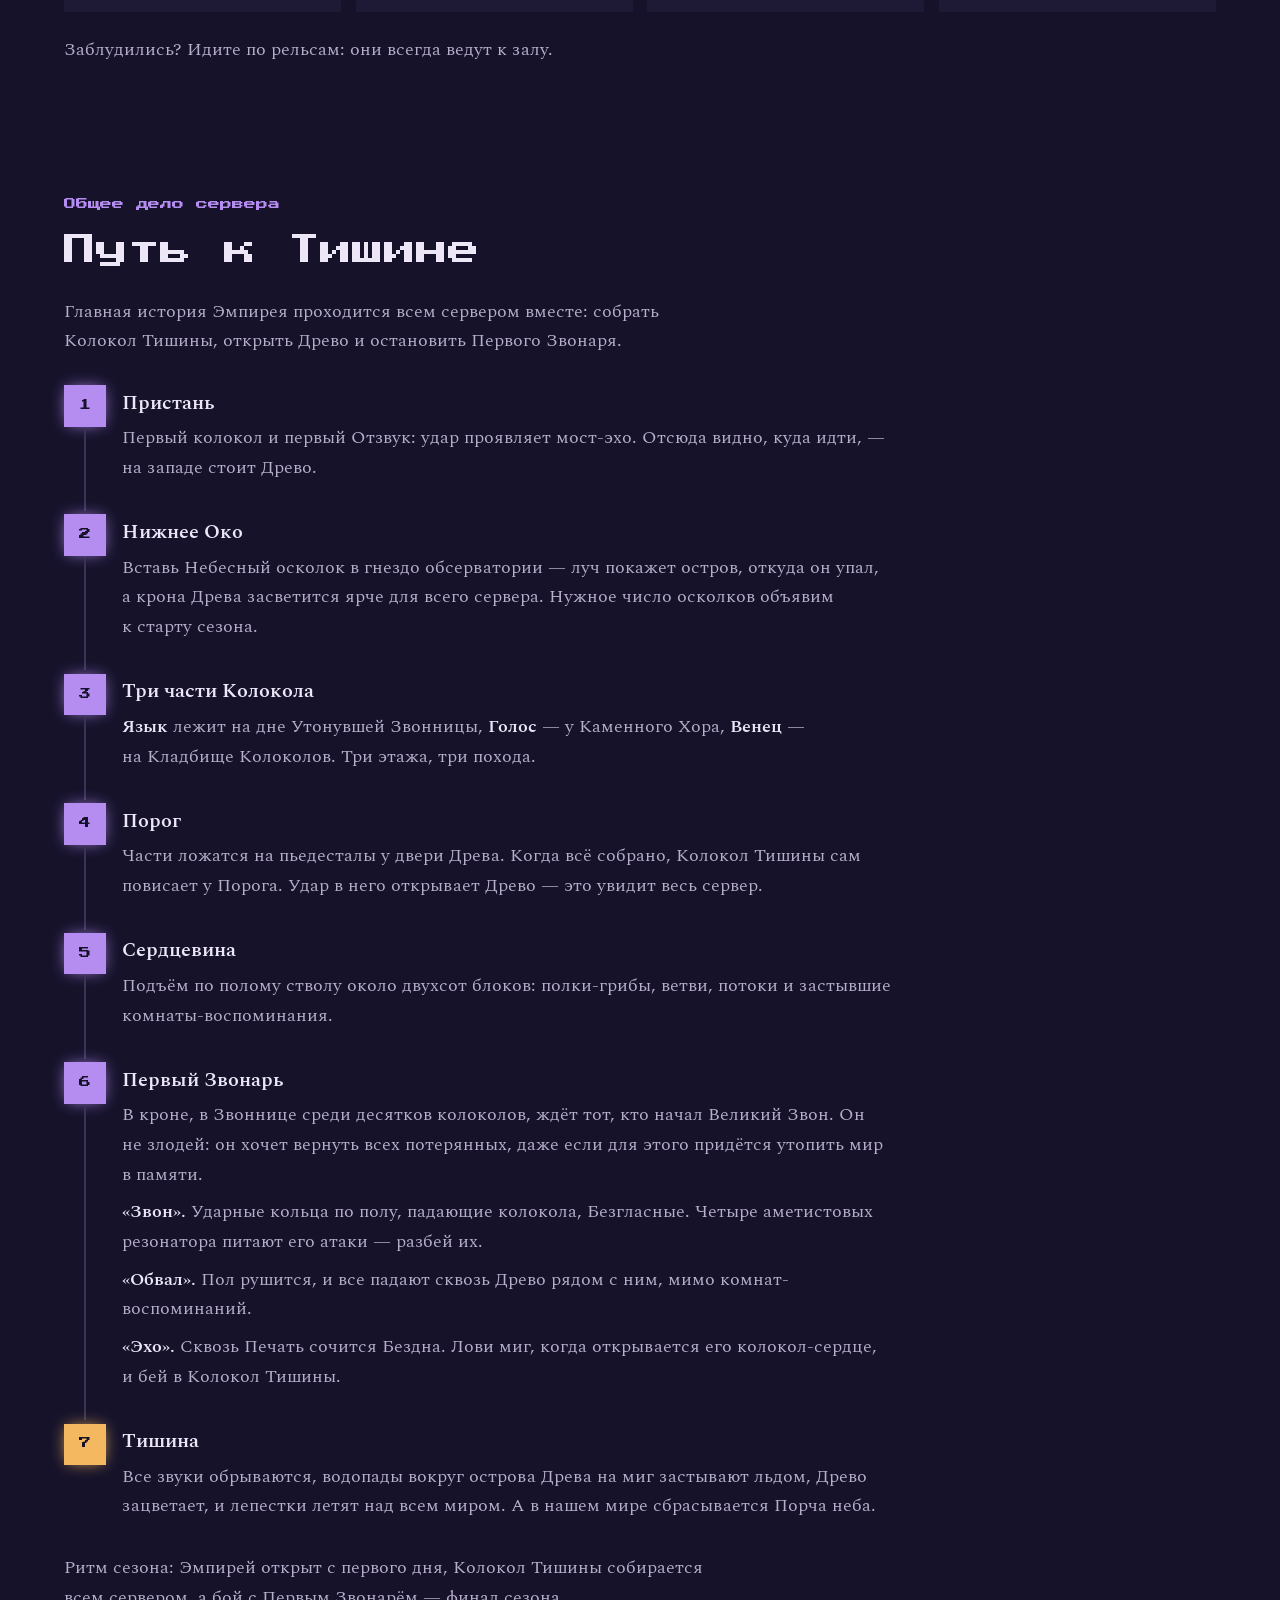
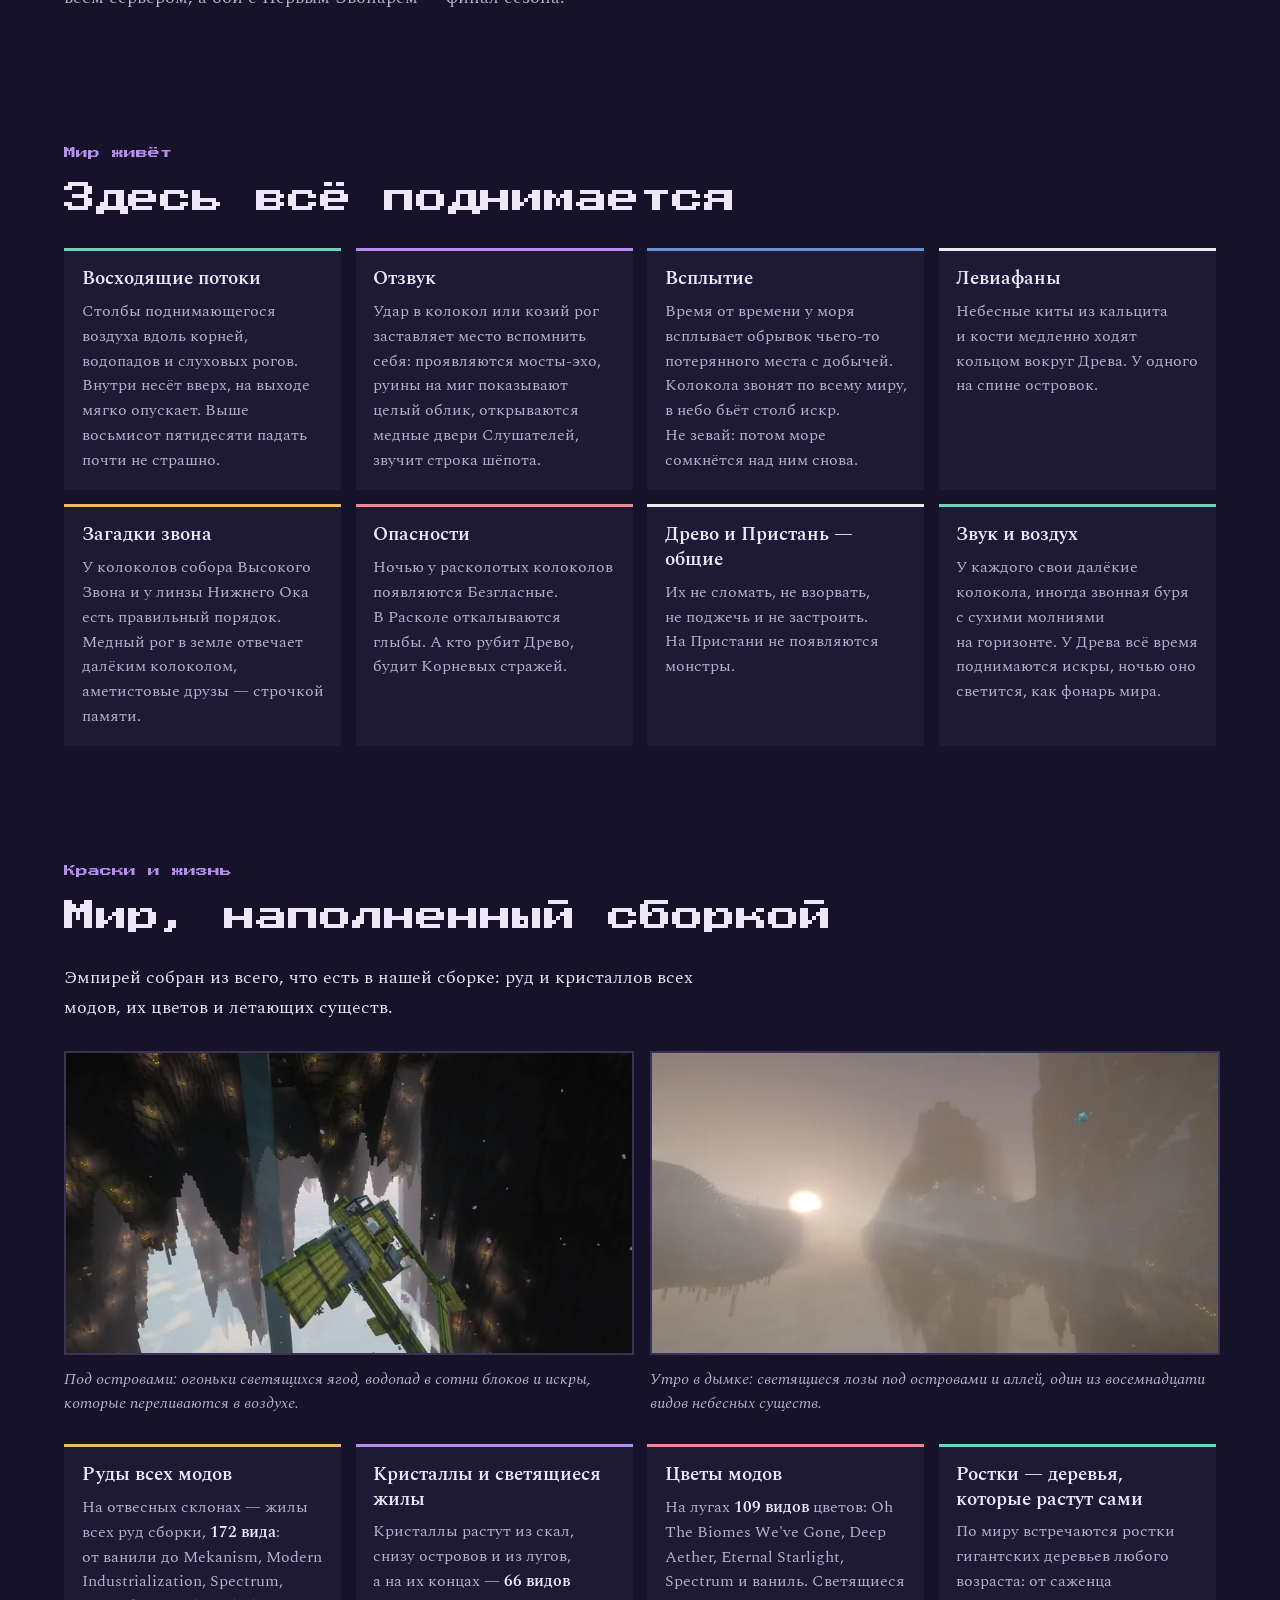
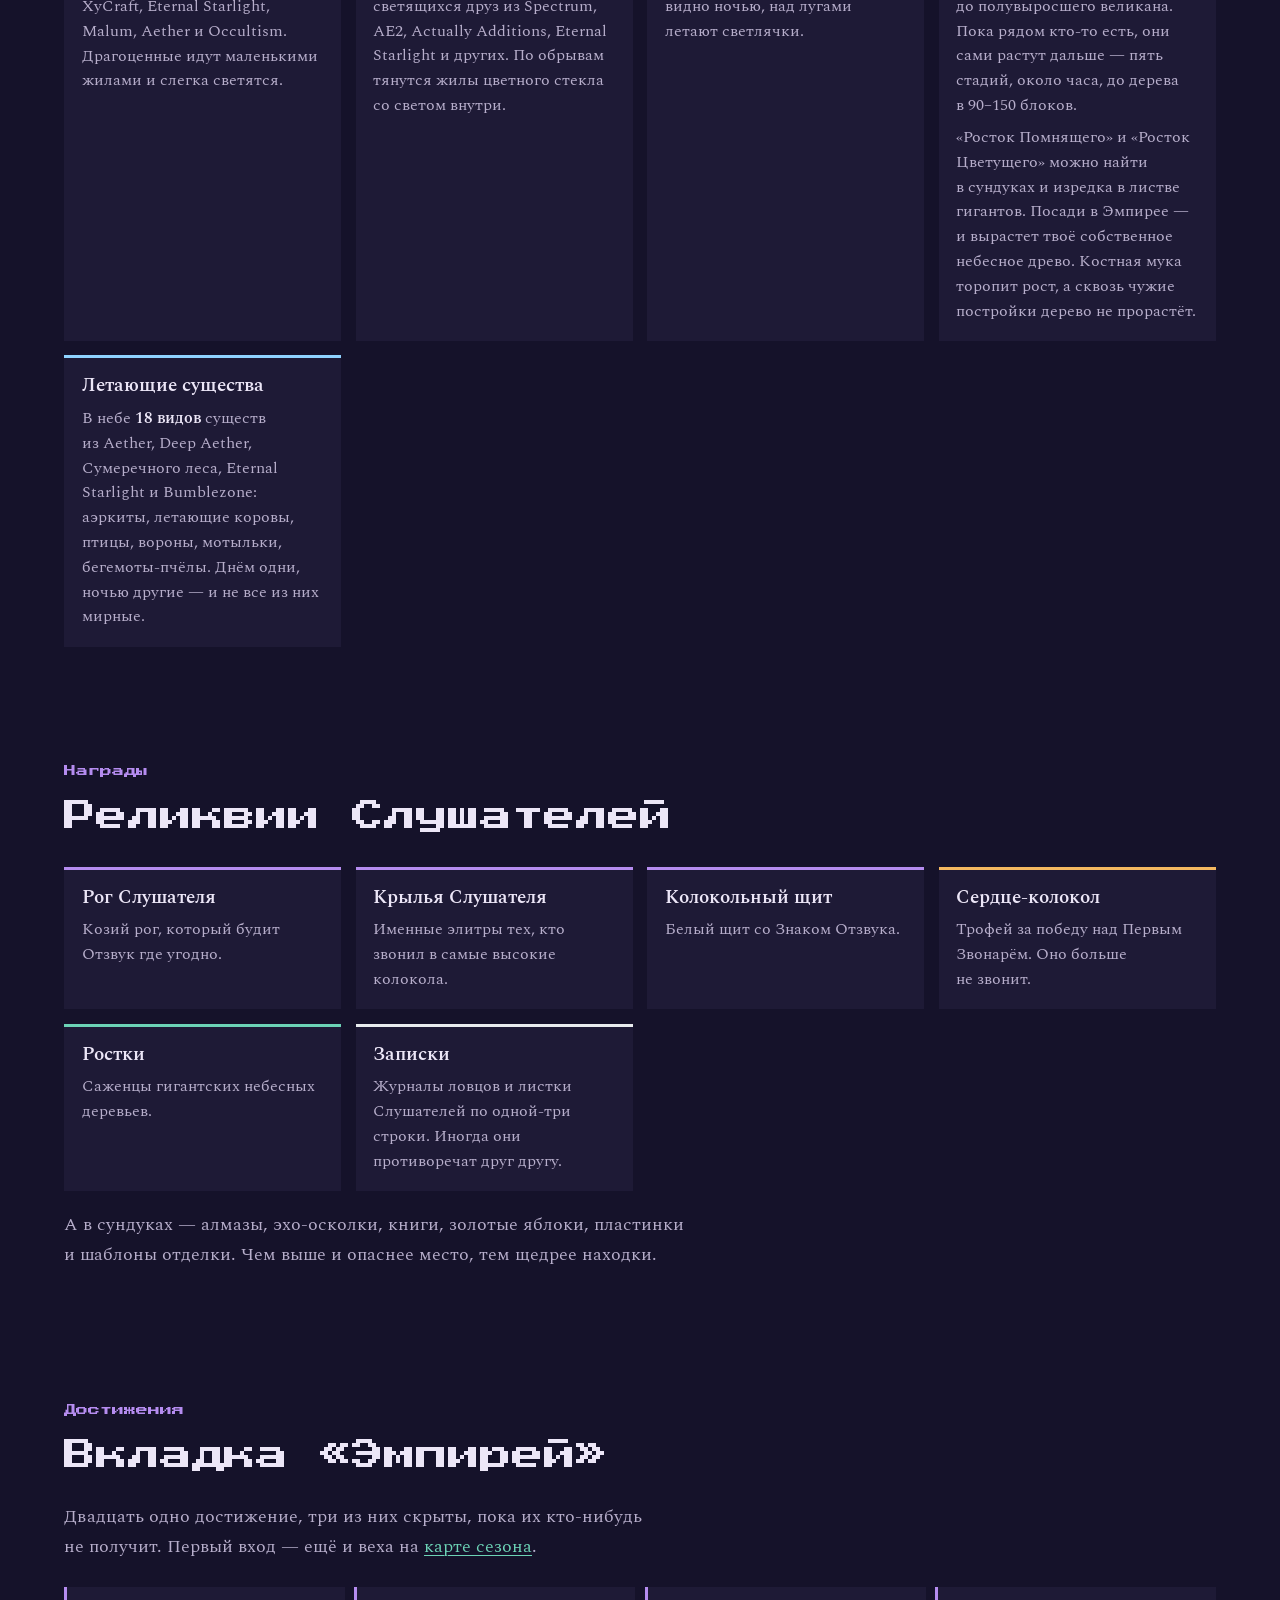
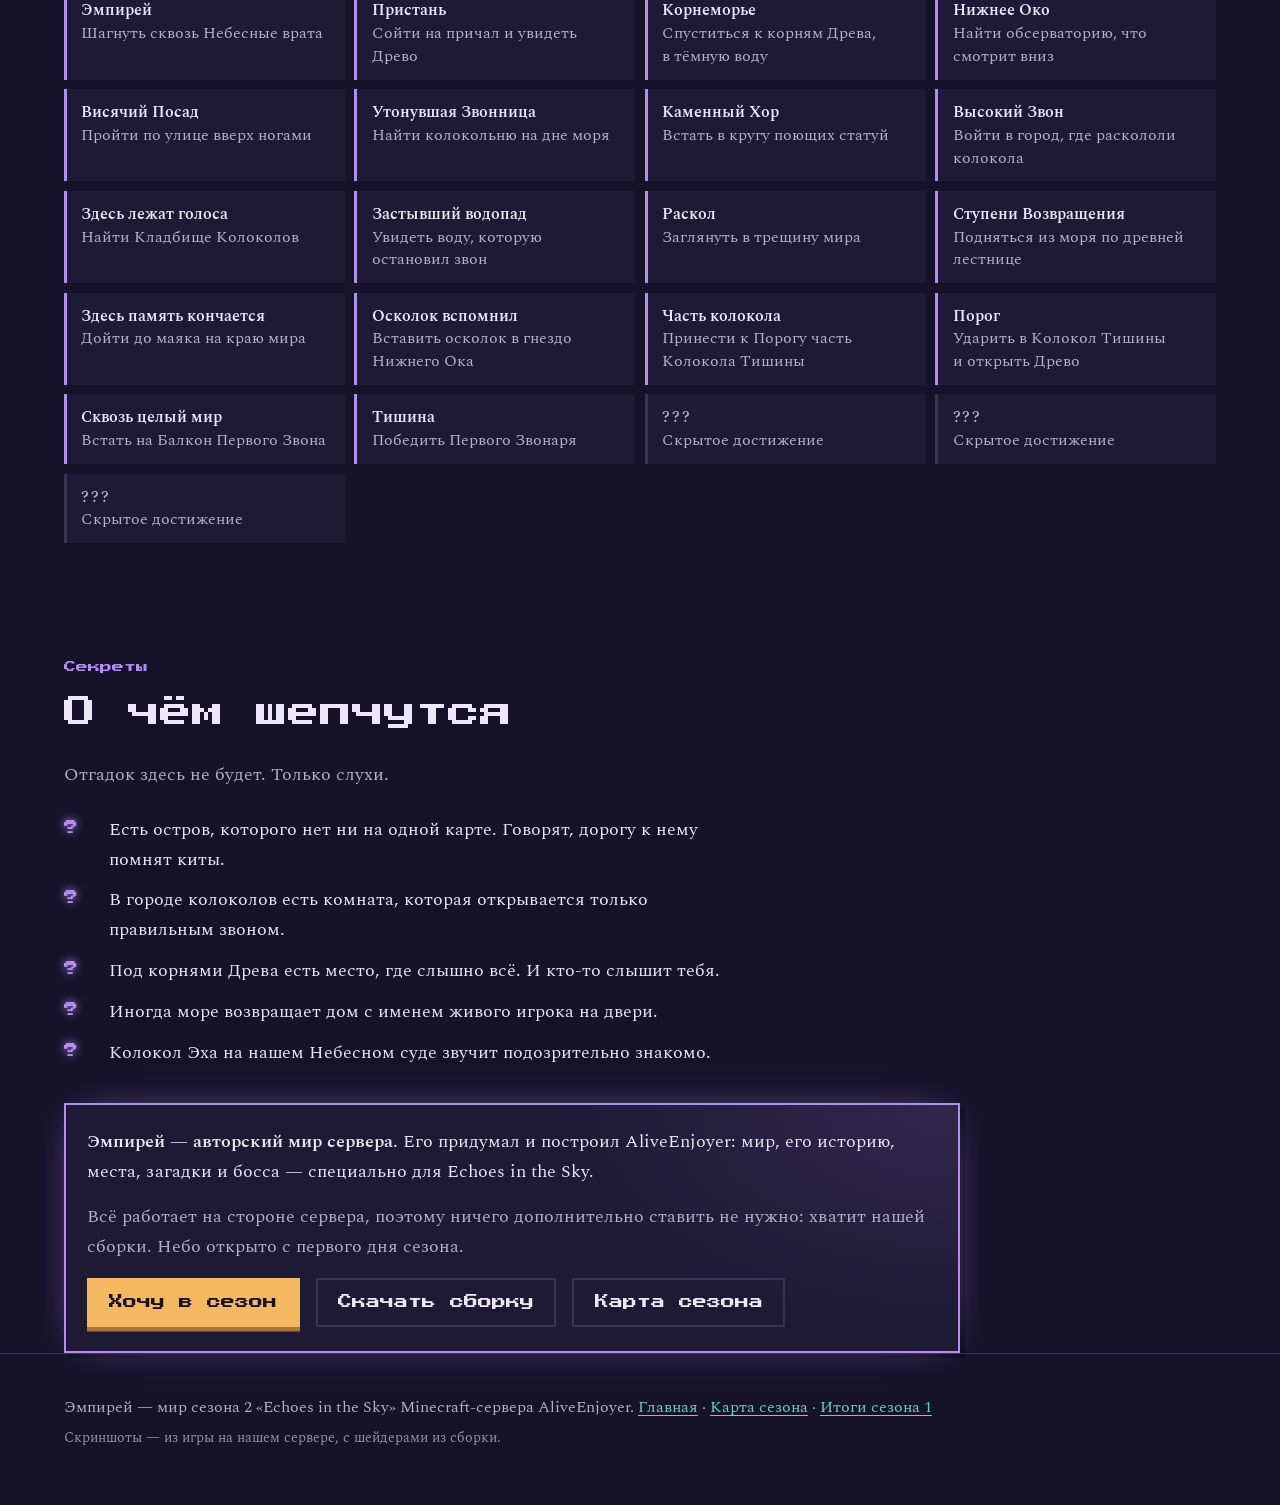
<file: empyrean.html>
<!doctype html>
<html lang="ru">
<head>
<meta charset="utf-8">
<meta name="viewport" content="width=device-width, initial-scale=1">
<title>Страница переехала · AliveEnjoyer</title>
<meta name="robots" content="noindex">
<link rel="canonical" href="https://aliveenjoyer.art/minecraft/empyrean.html">
<script>location.replace("minecraft/empyrean.html" + location.search + location.hash);</script>
<meta http-equiv="refresh" content="0; url=minecraft/empyrean.html">
</head>
<body style="margin:0;padding:40px 20px;background:#000;color:#f5f5f7;font:17px/1.5 system-ui,sans-serif;text-align:center">
<p>Сайт Minecraft-сервера переехал: <a style="color:inherit" href="minecraft/empyrean.html">aliveenjoyer.art/minecraft/empyrean.html</a></p>
</body>
</html>
</file>
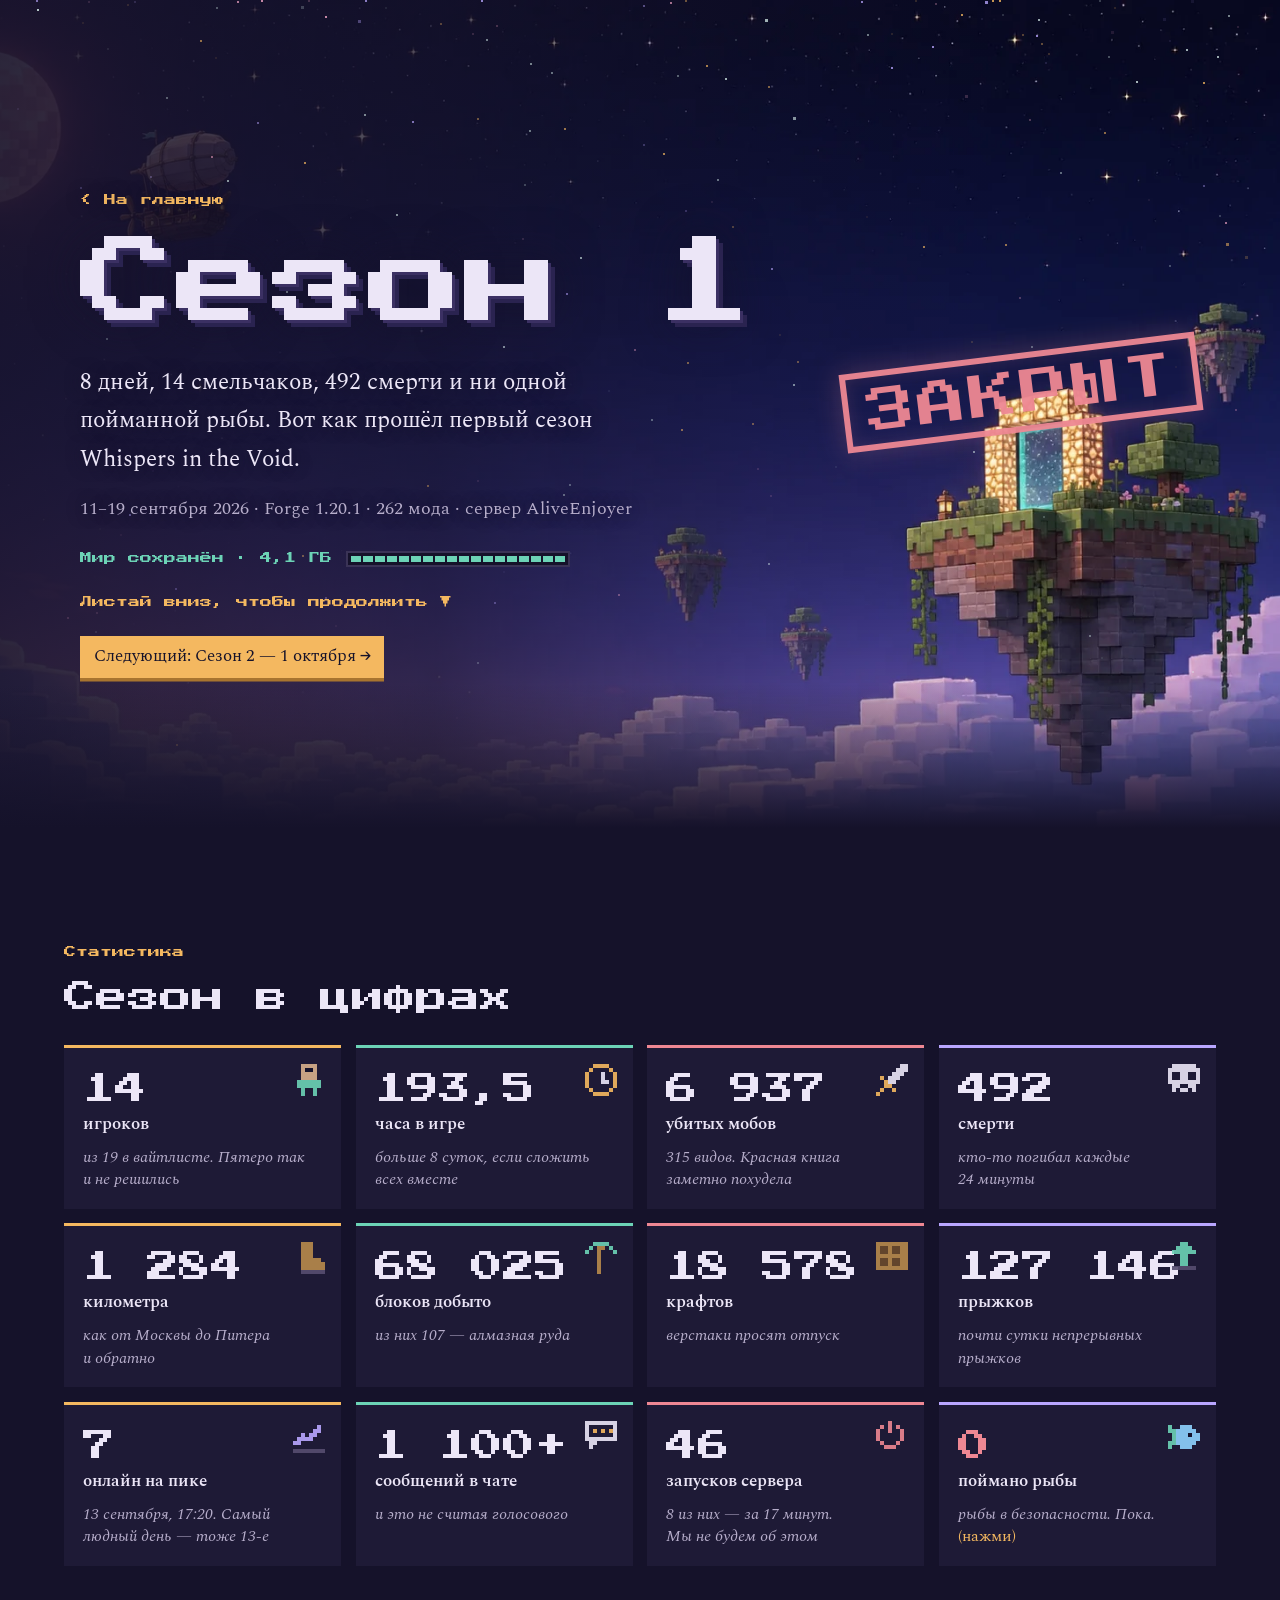
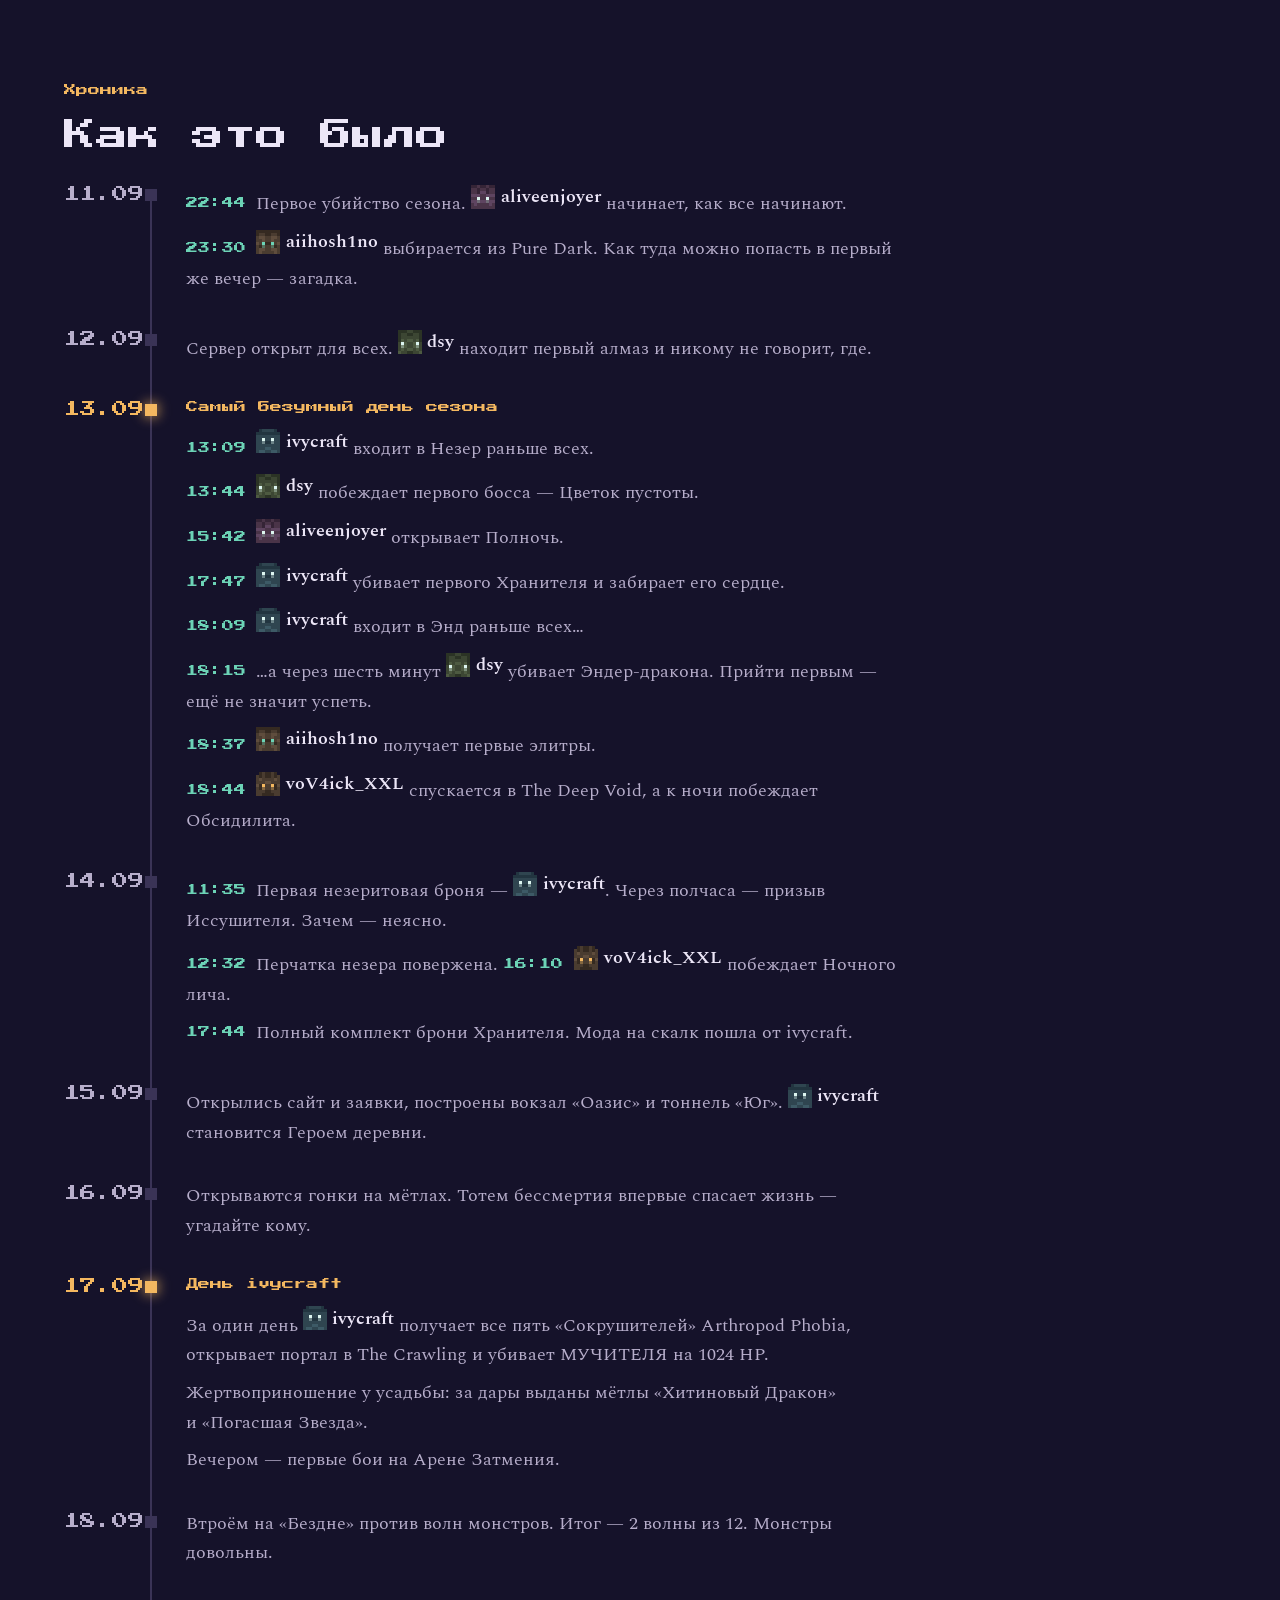
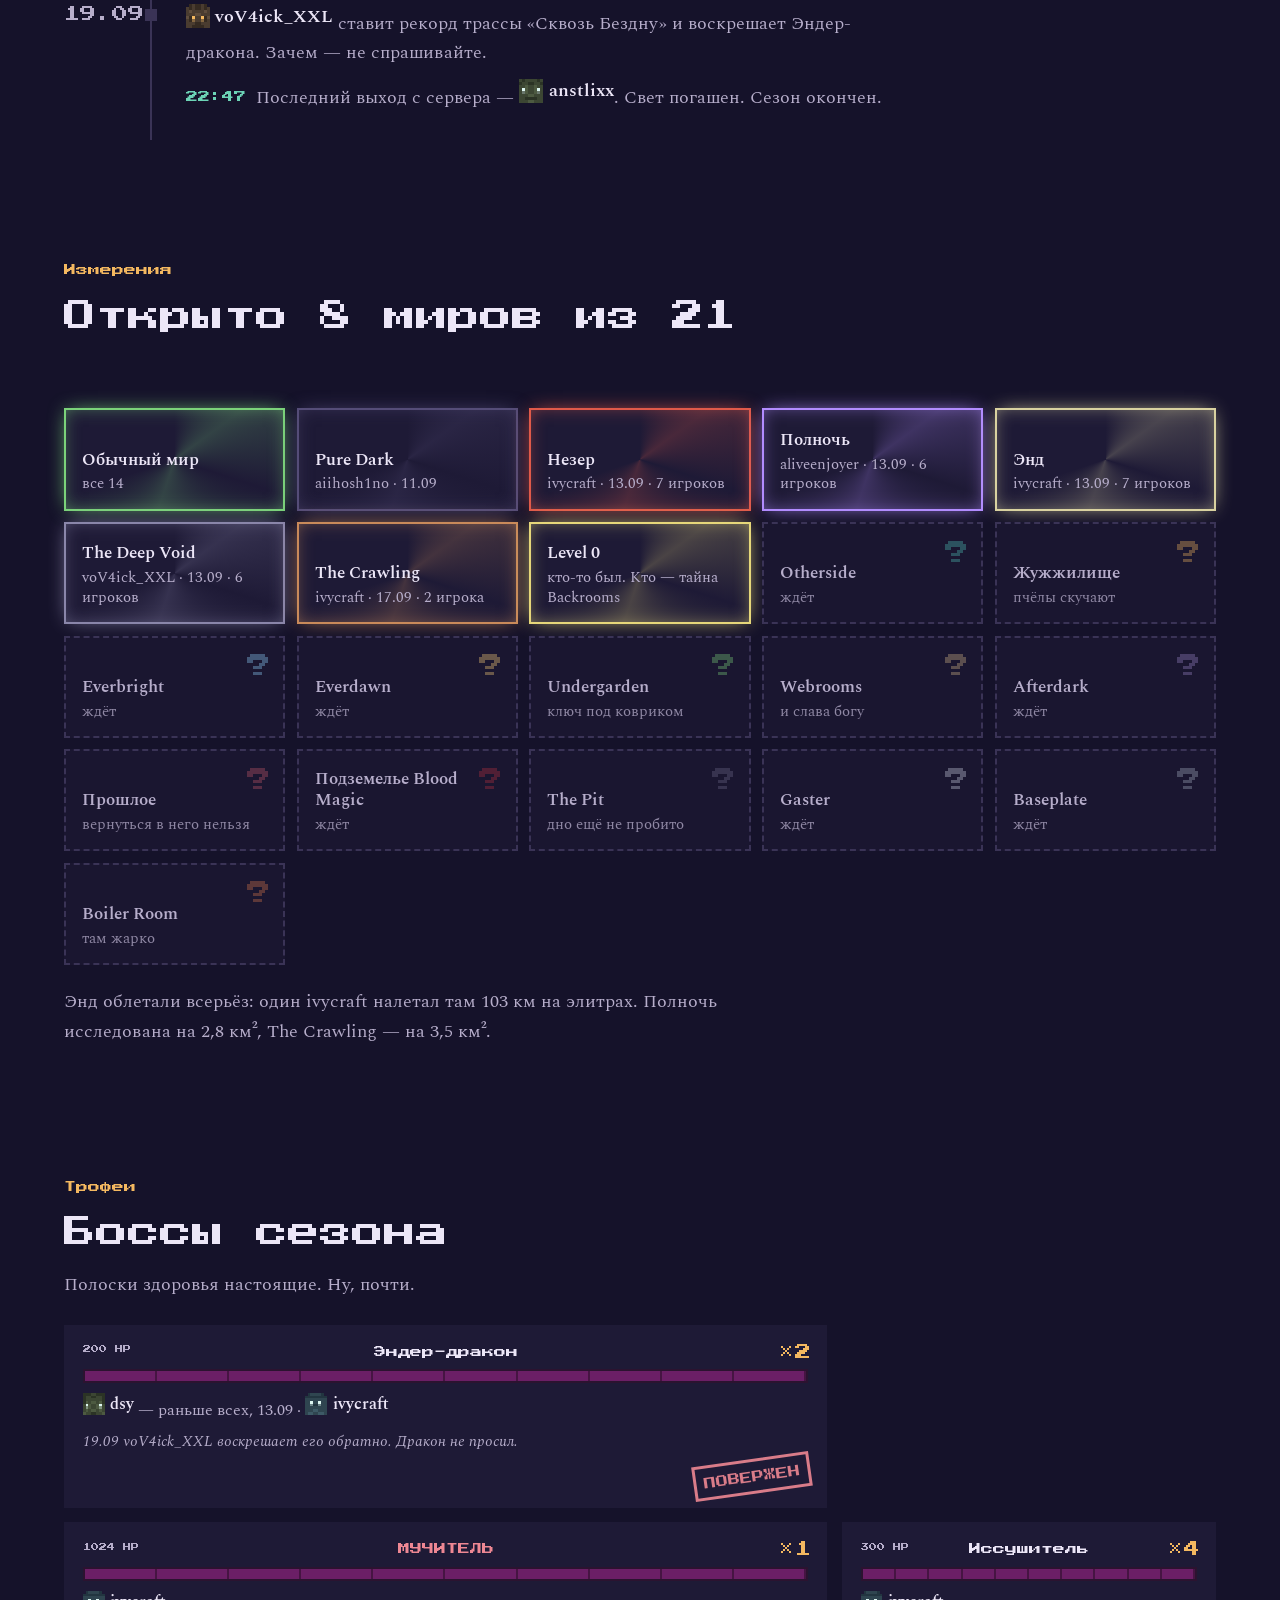
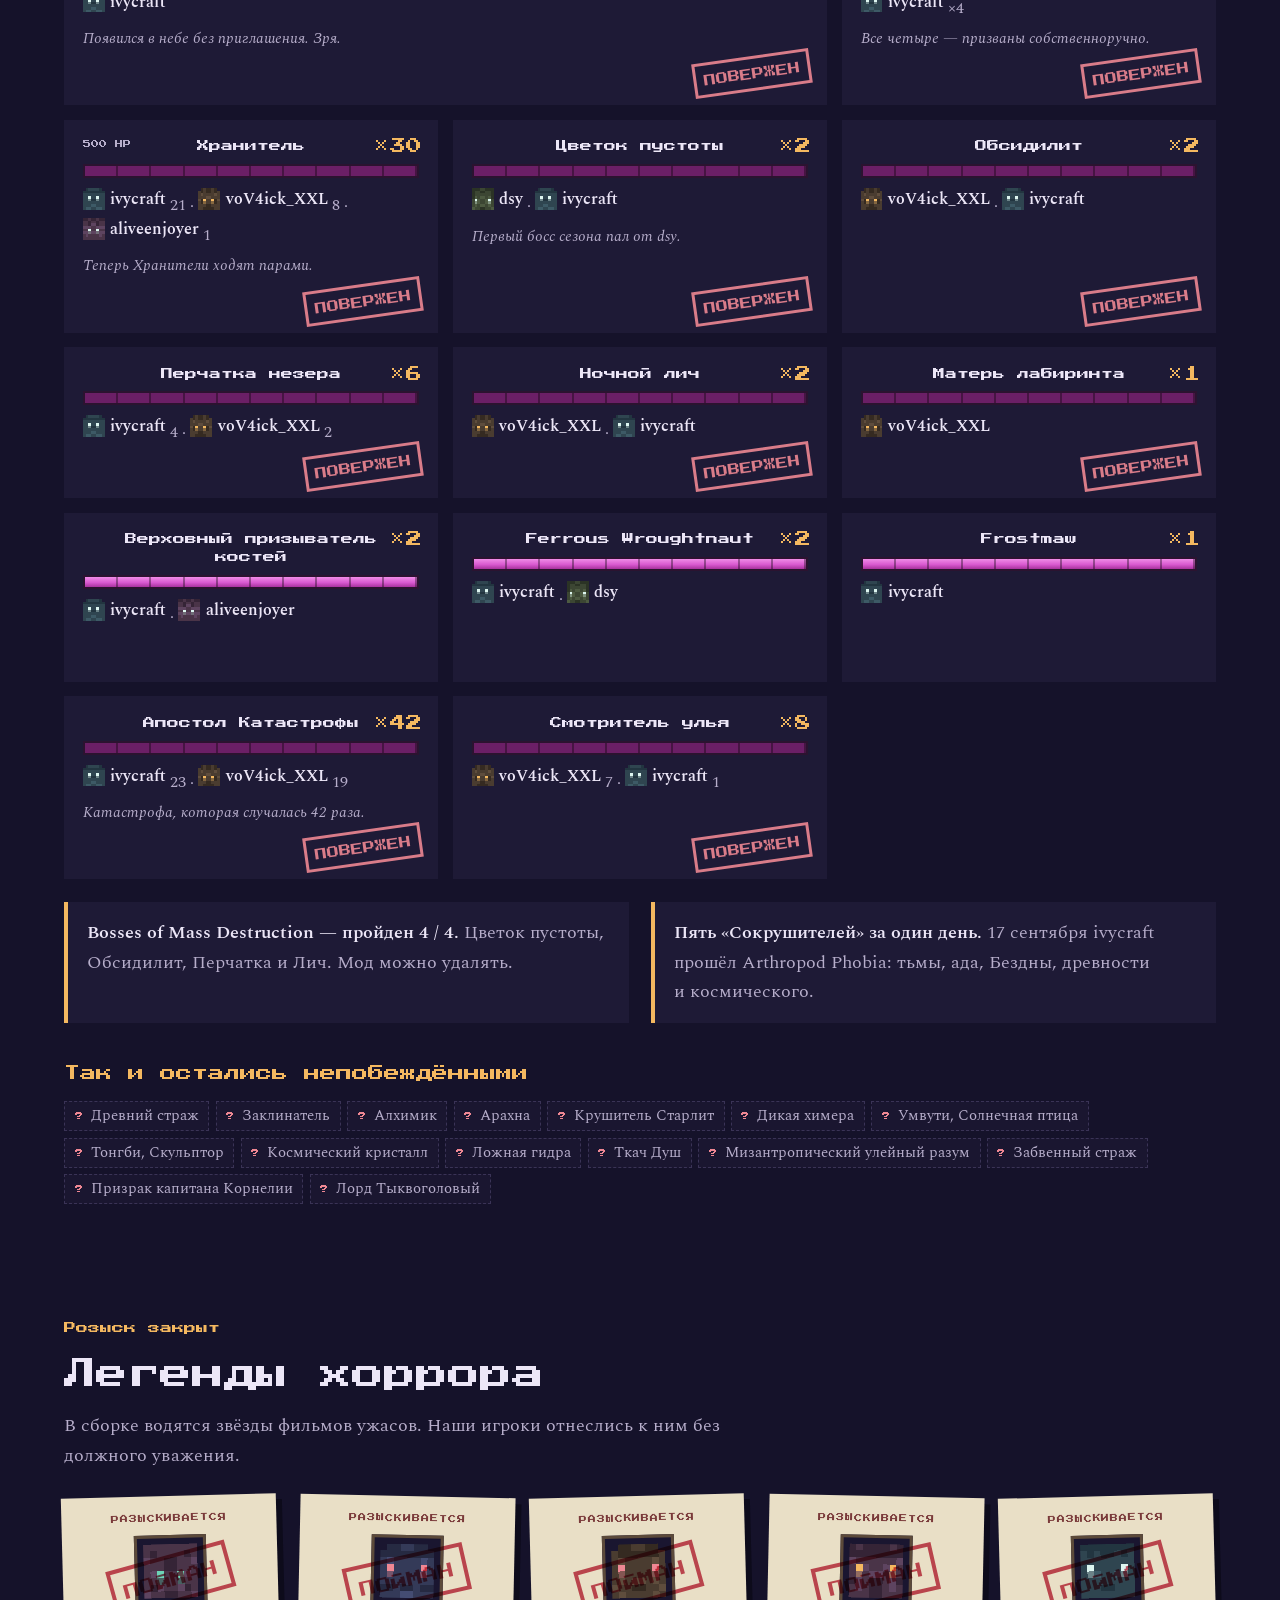
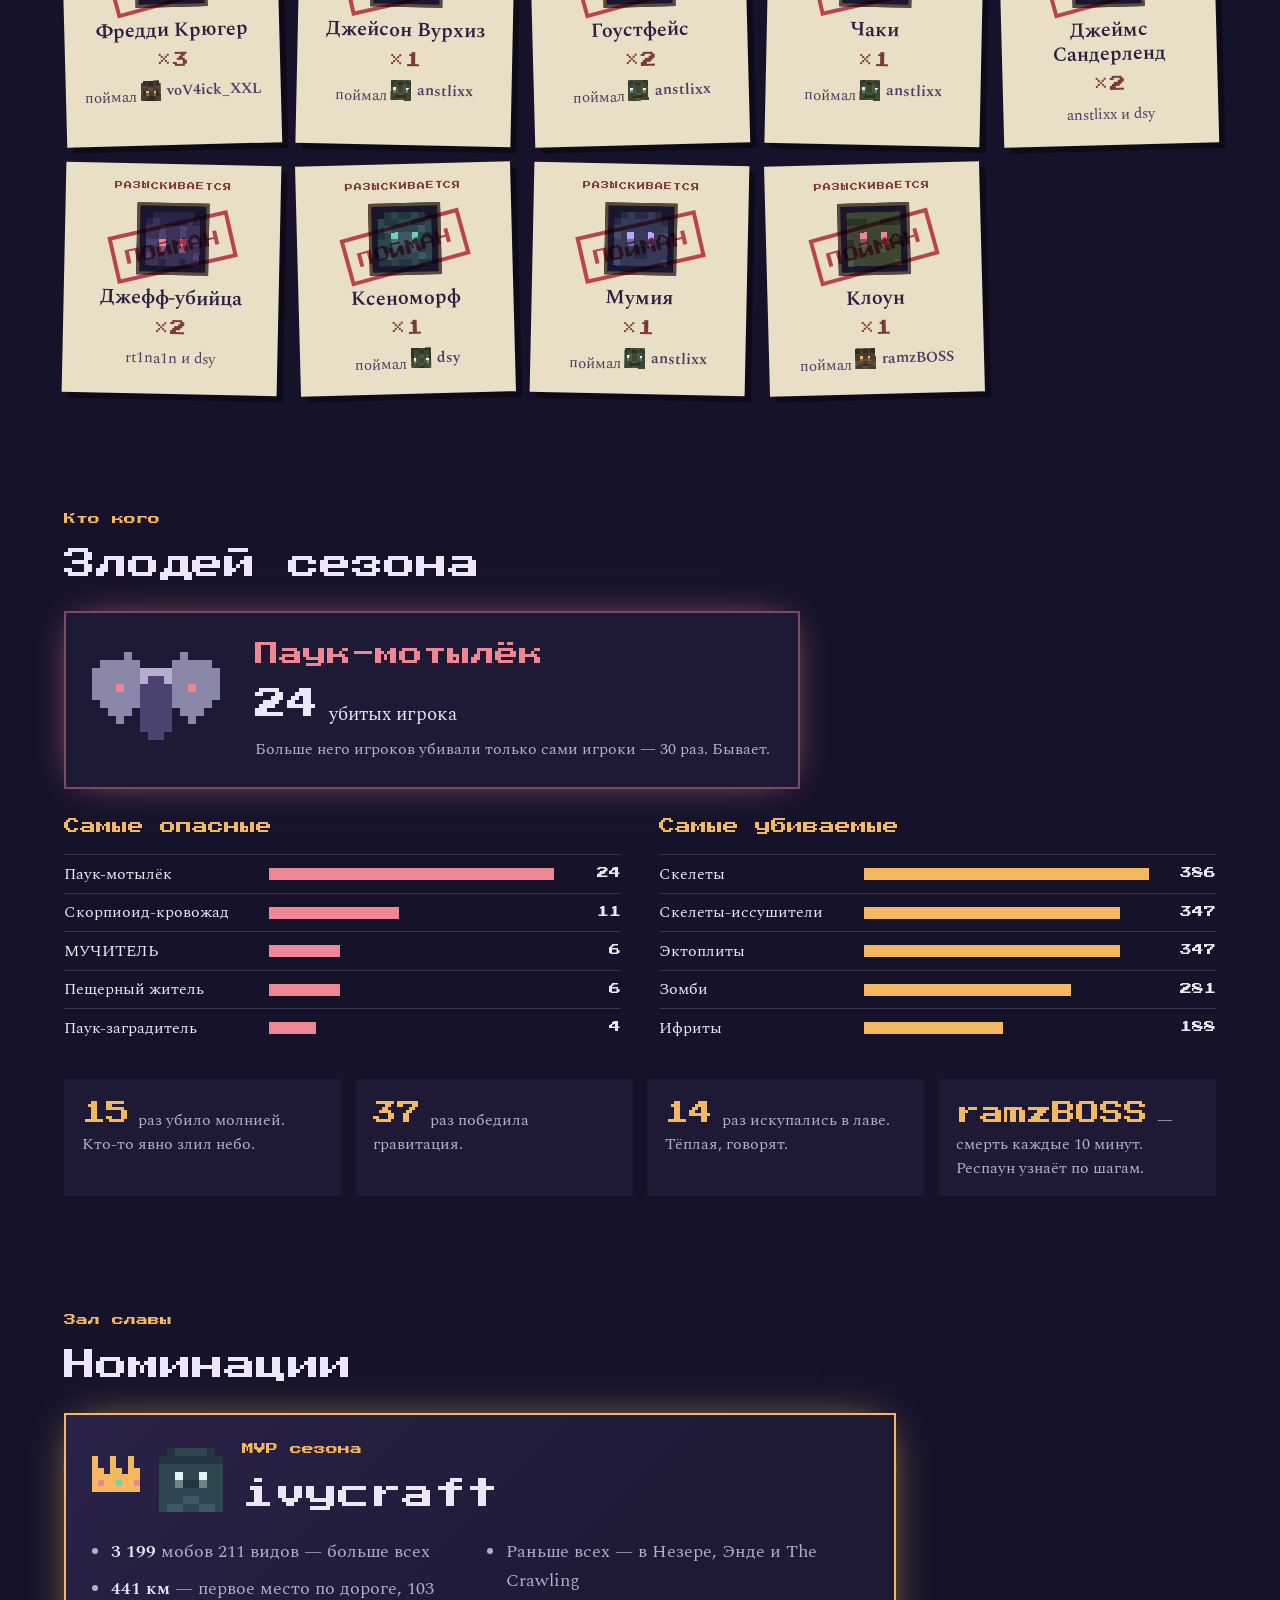
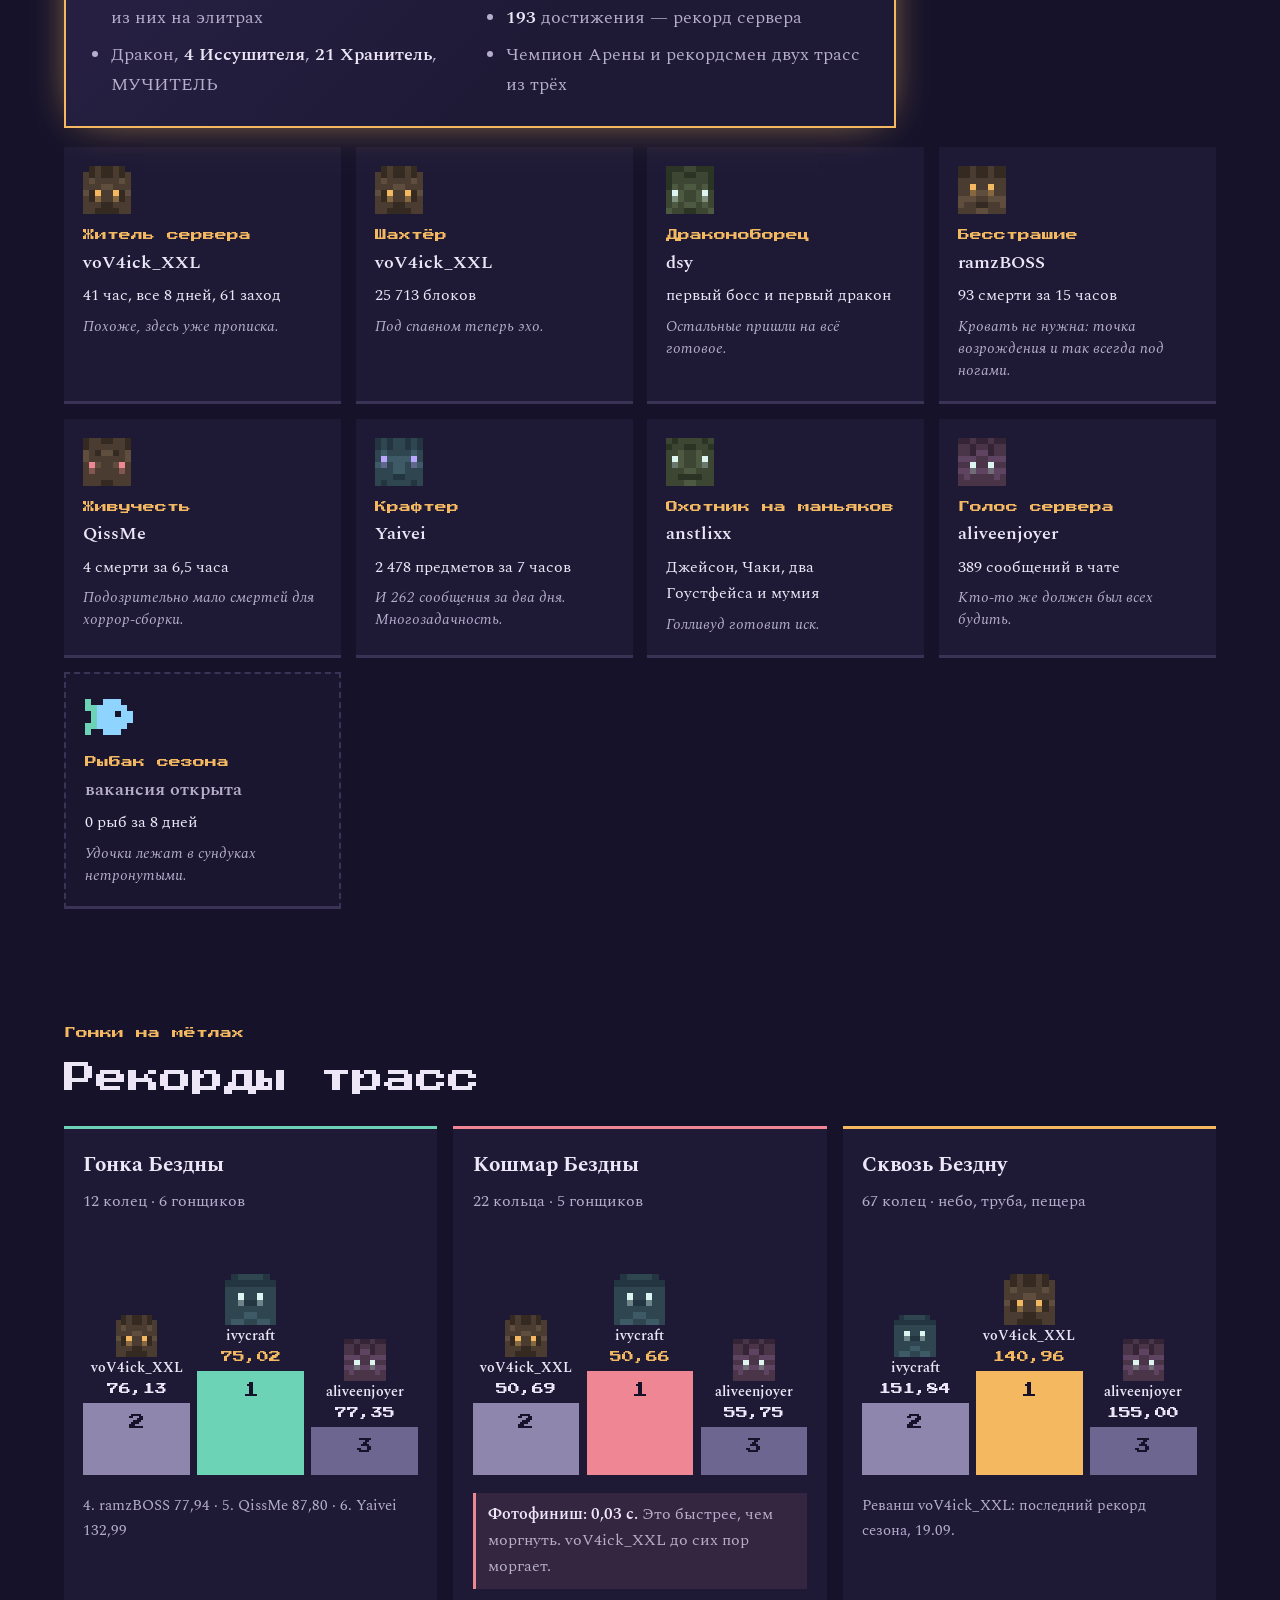
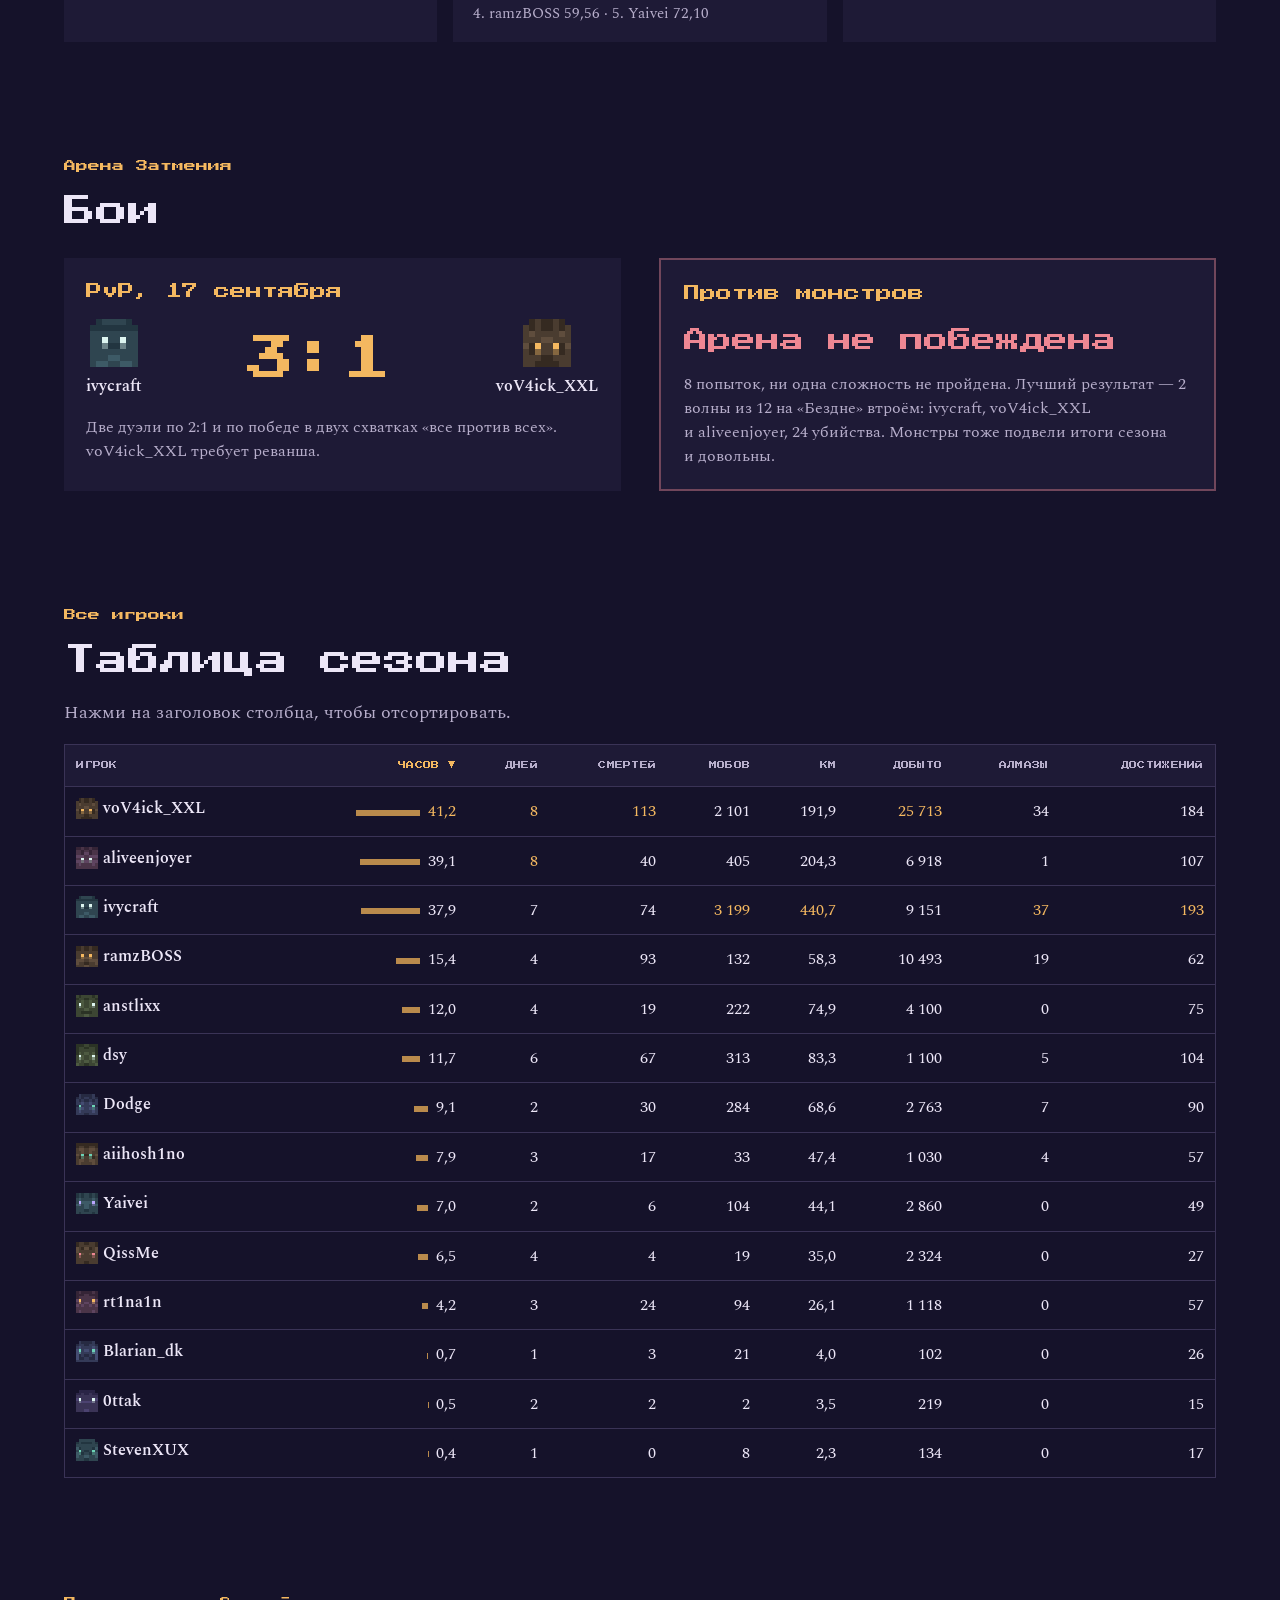
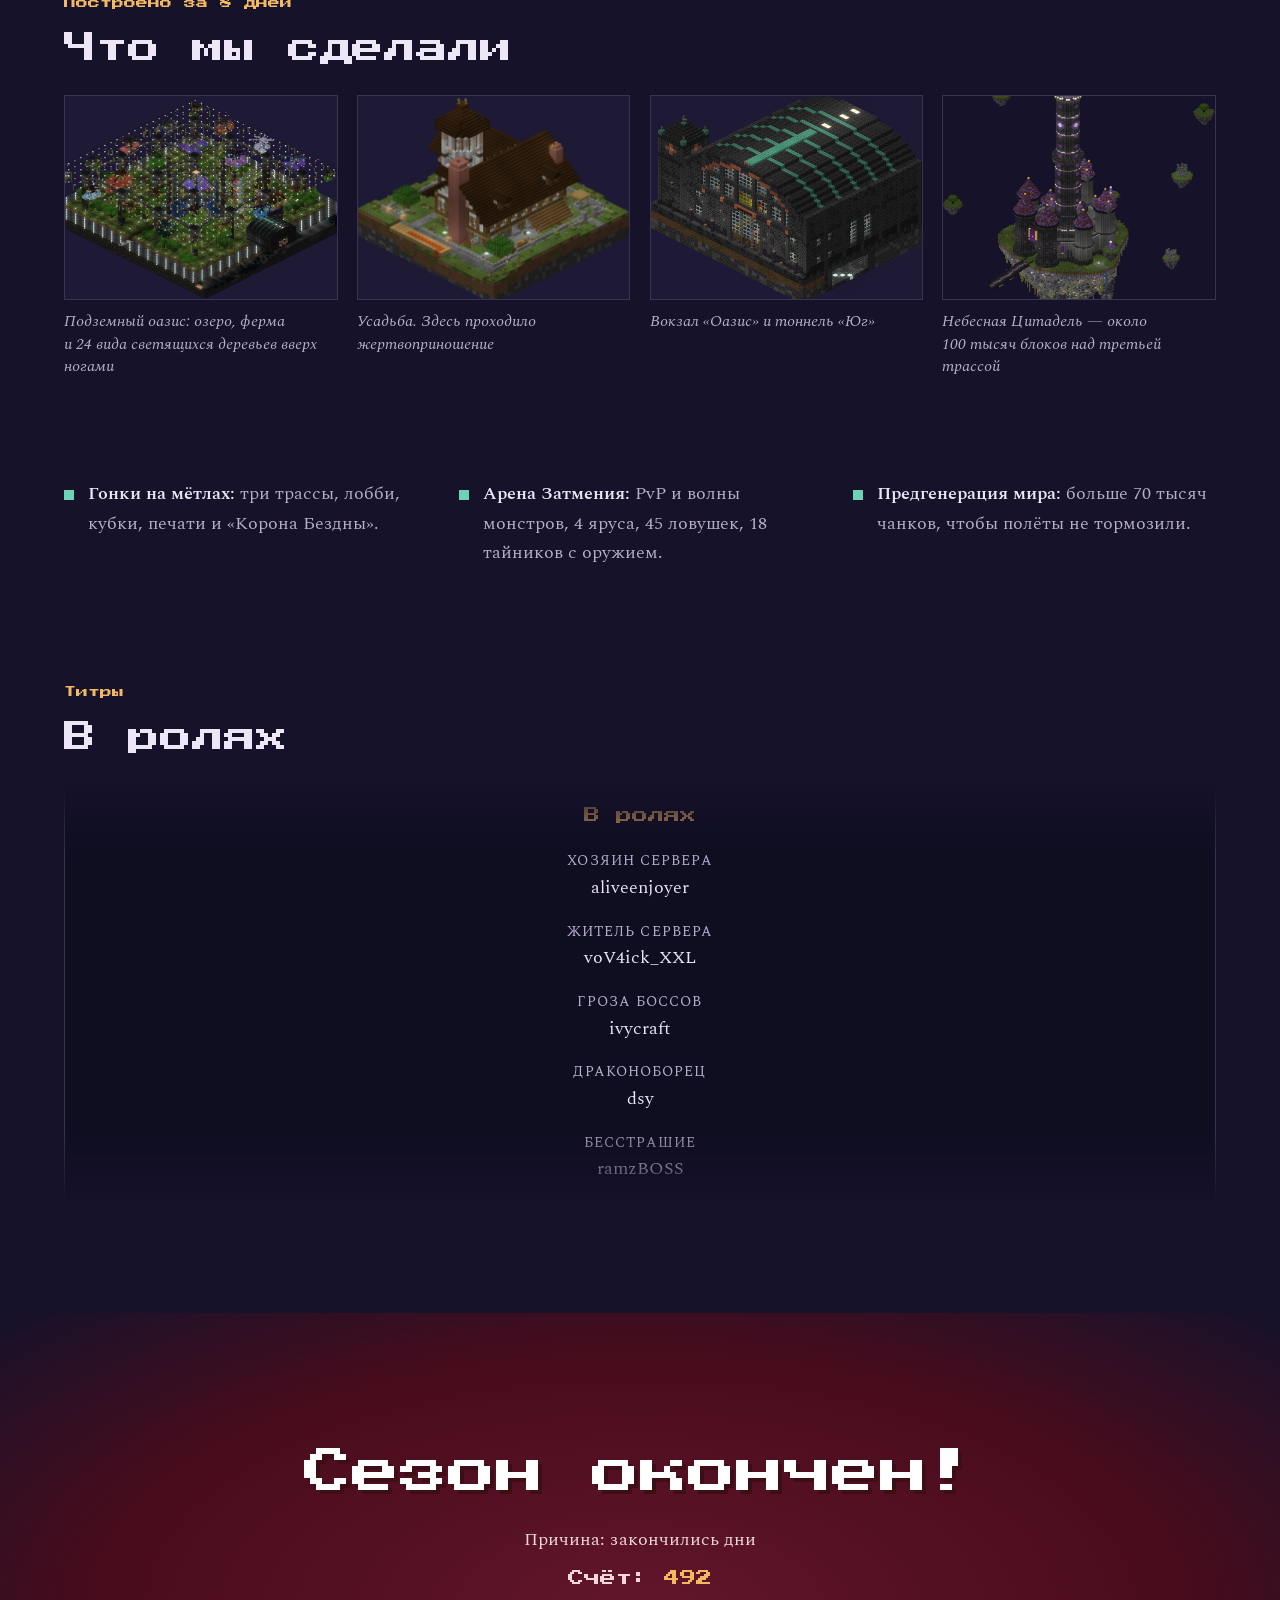
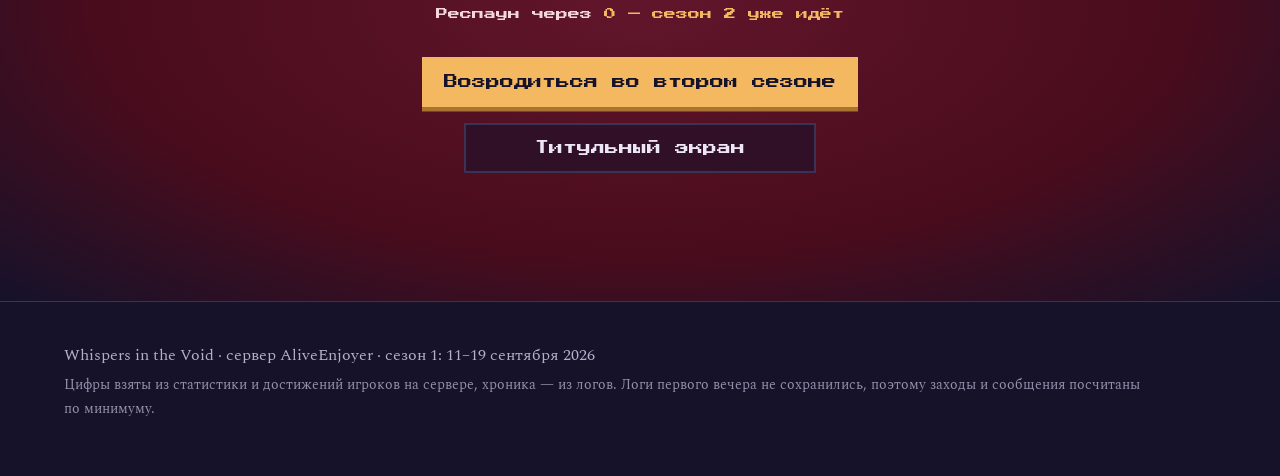
<file: season1.html>
<!doctype html>
<html lang="ru">
<head>
<meta charset="utf-8">
<meta name="viewport" content="width=device-width, initial-scale=1">
<title>Страница переехала · AliveEnjoyer</title>
<meta name="robots" content="noindex">
<link rel="canonical" href="https://aliveenjoyer.art/minecraft/season1.html">
<script>location.replace("minecraft/season1.html" + location.search + location.hash);</script>
<meta http-equiv="refresh" content="0; url=minecraft/season1.html">
</head>
<body style="margin:0;padding:40px 20px;background:#000;color:#f5f5f7;font:17px/1.5 system-ui,sans-serif;text-align:center">
<p>Сайт Minecraft-сервера переехал: <a style="color:inherit" href="minecraft/season1.html">aliveenjoyer.art/minecraft/season1.html</a></p>
</body>
</html>
</file>
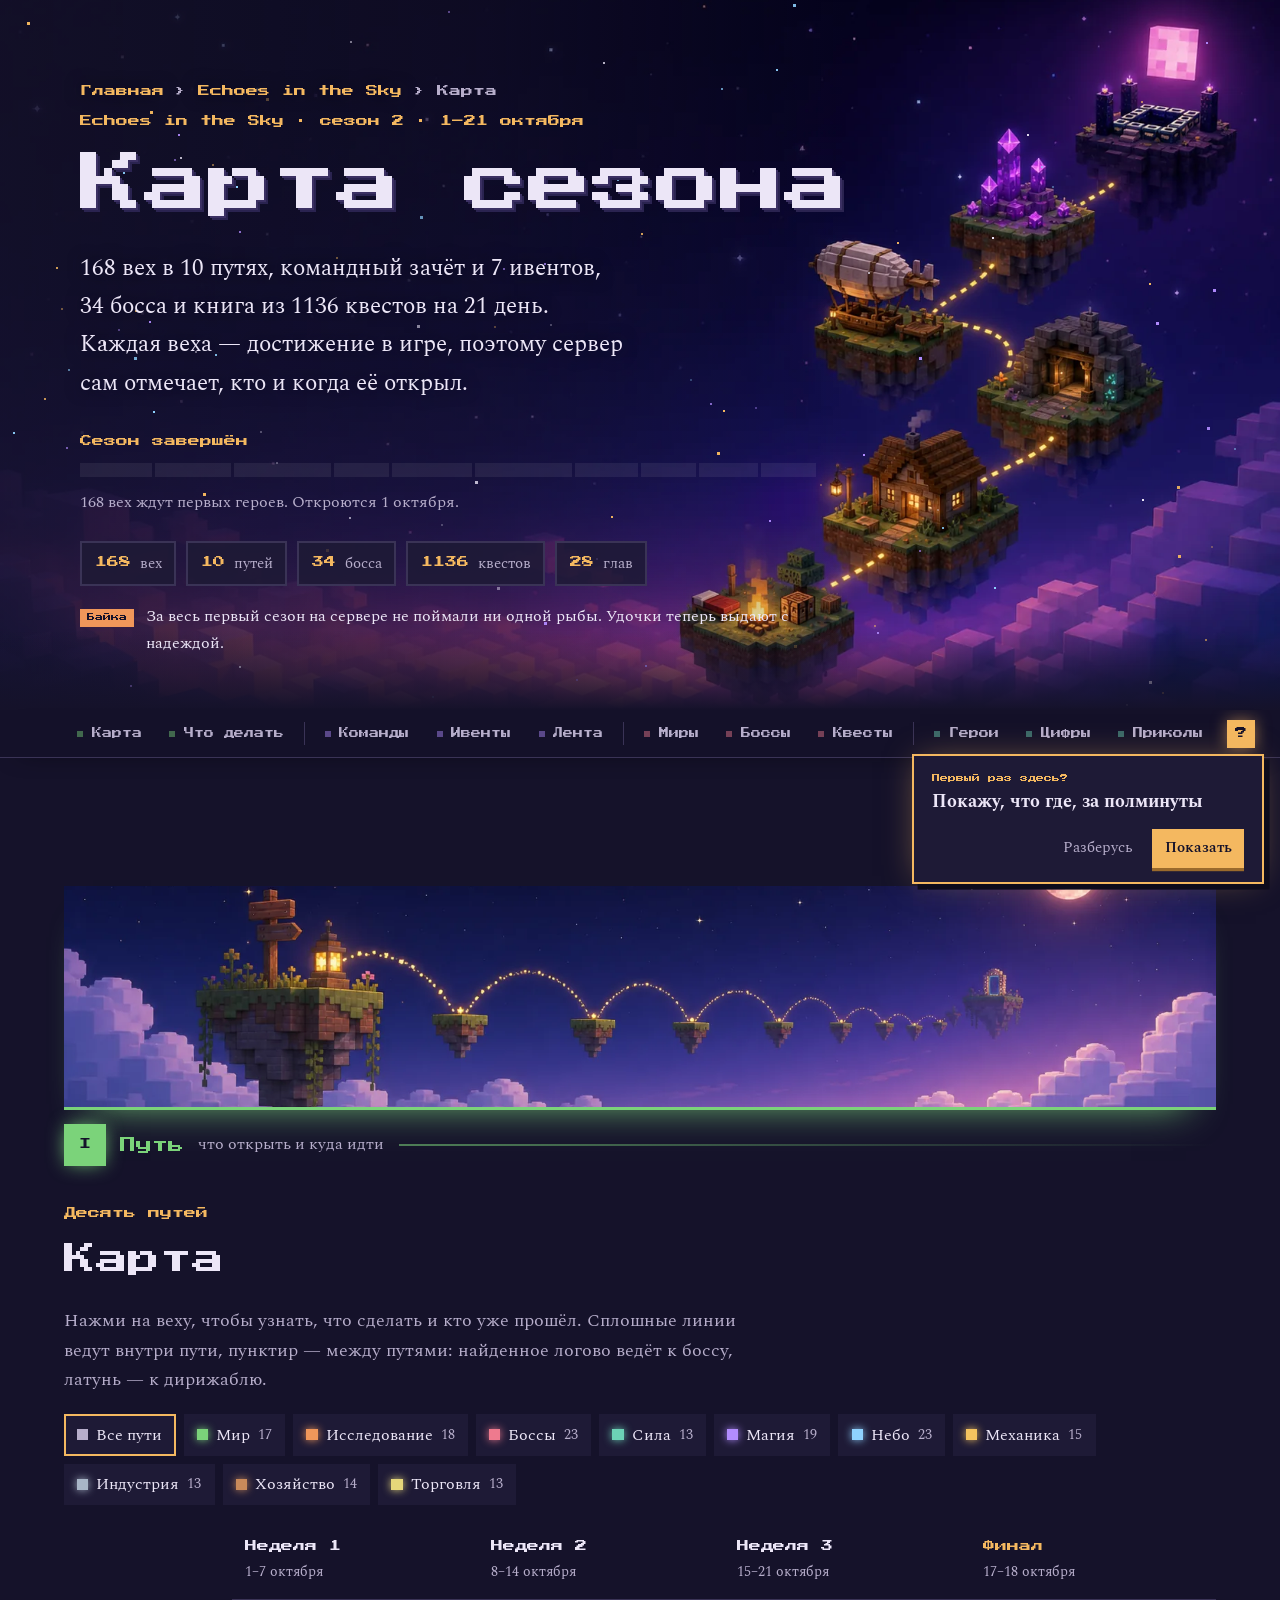
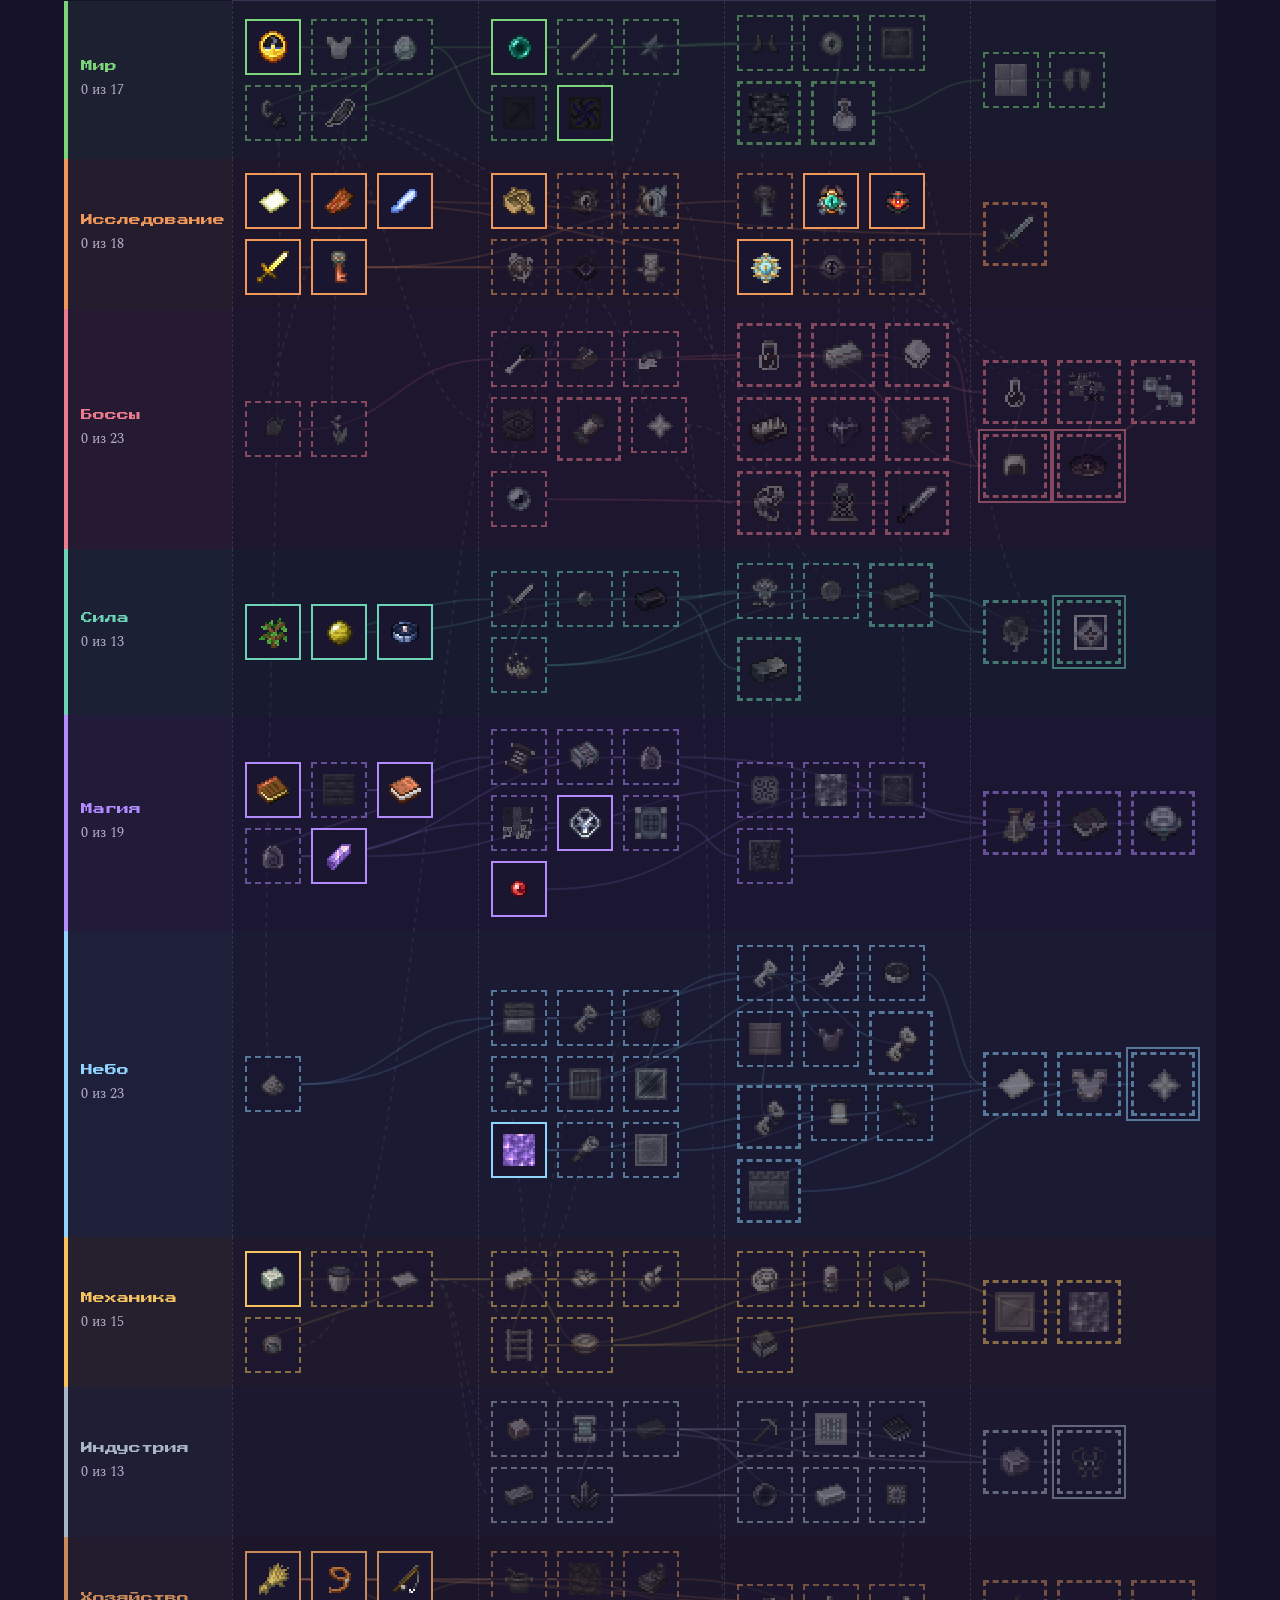
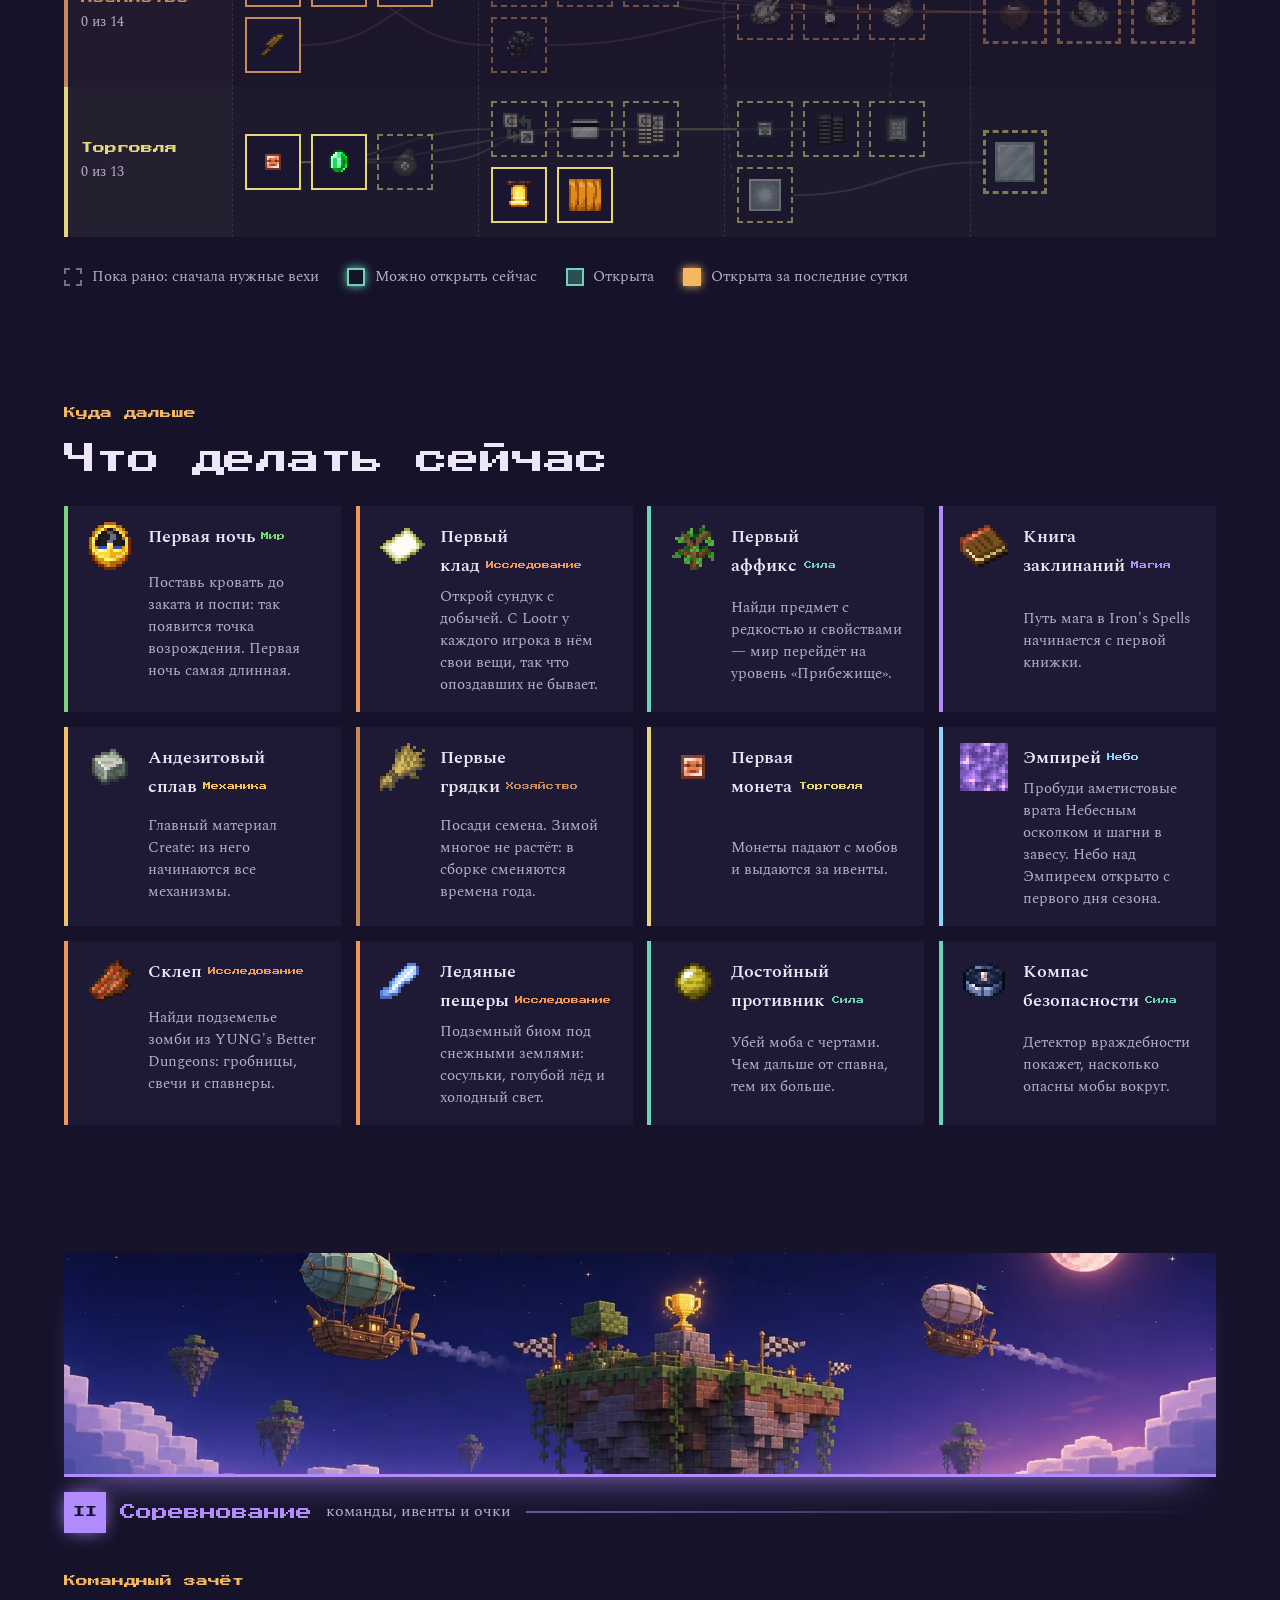
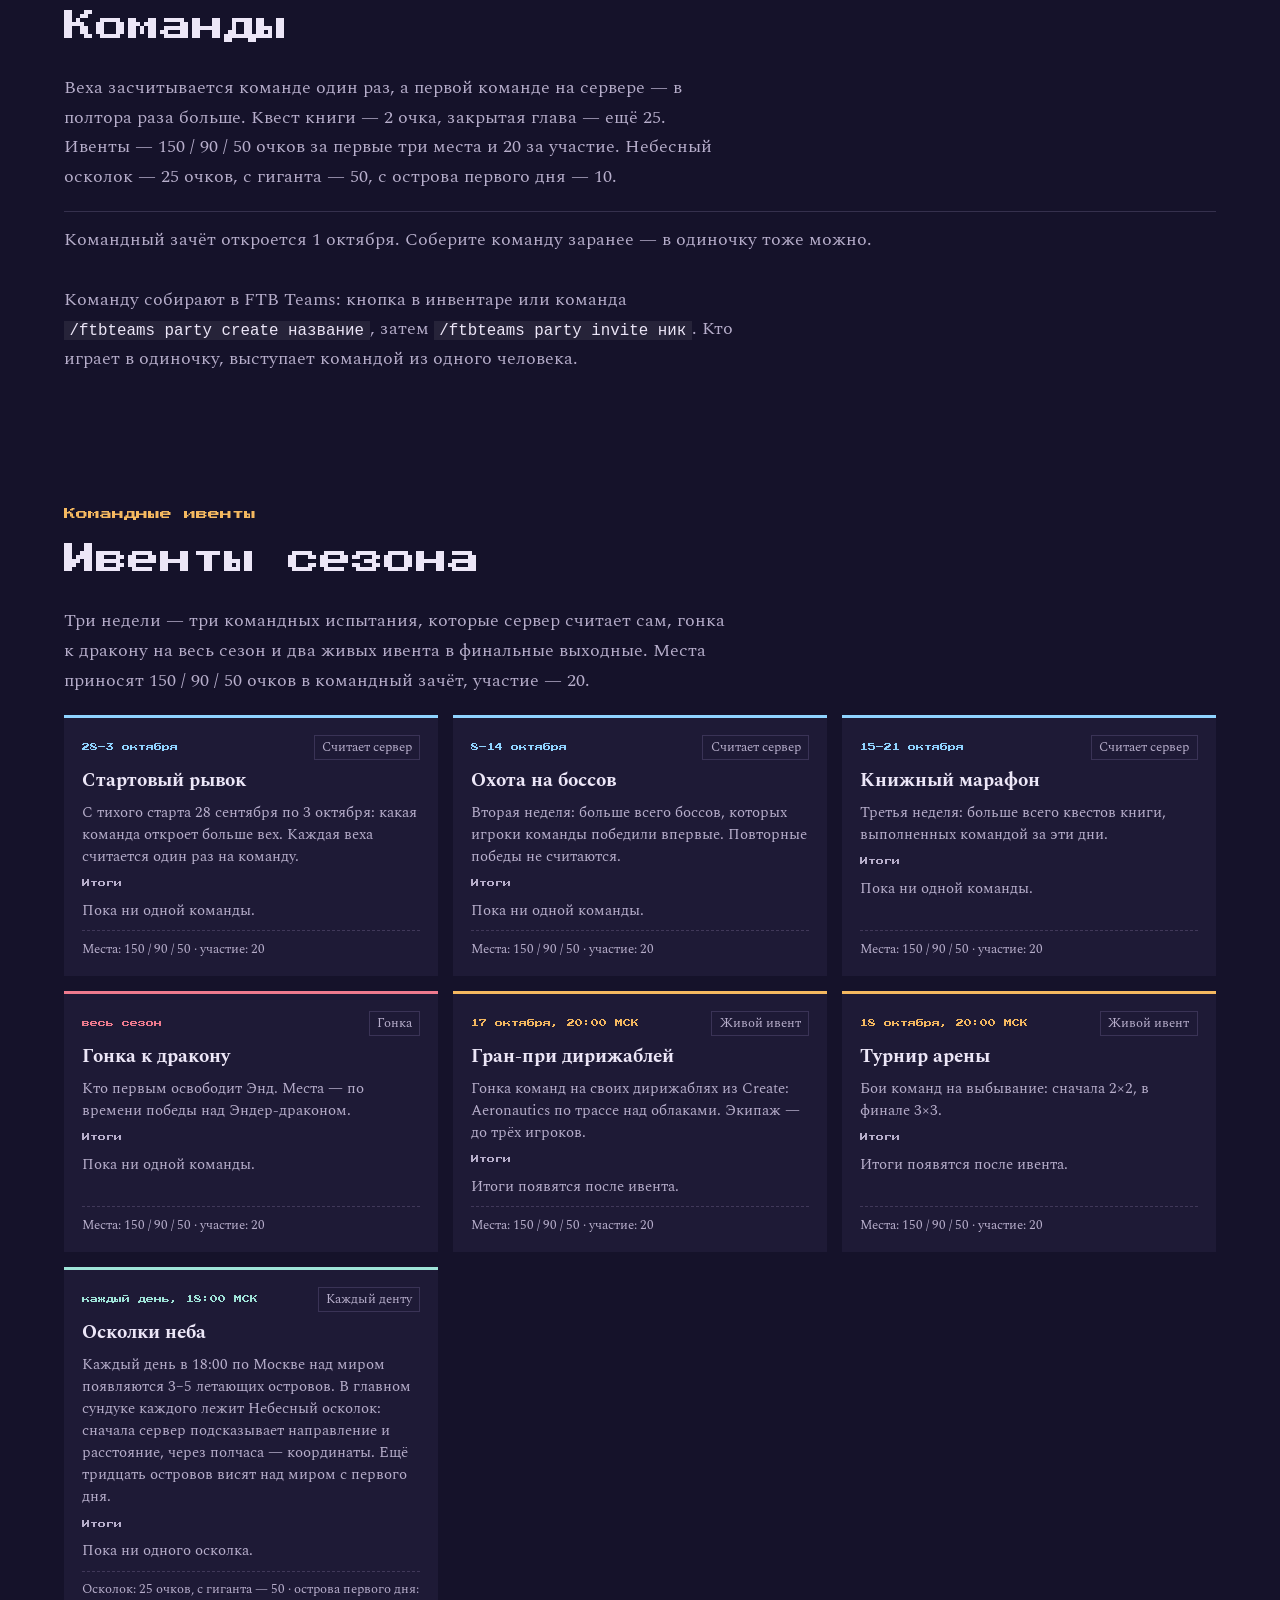
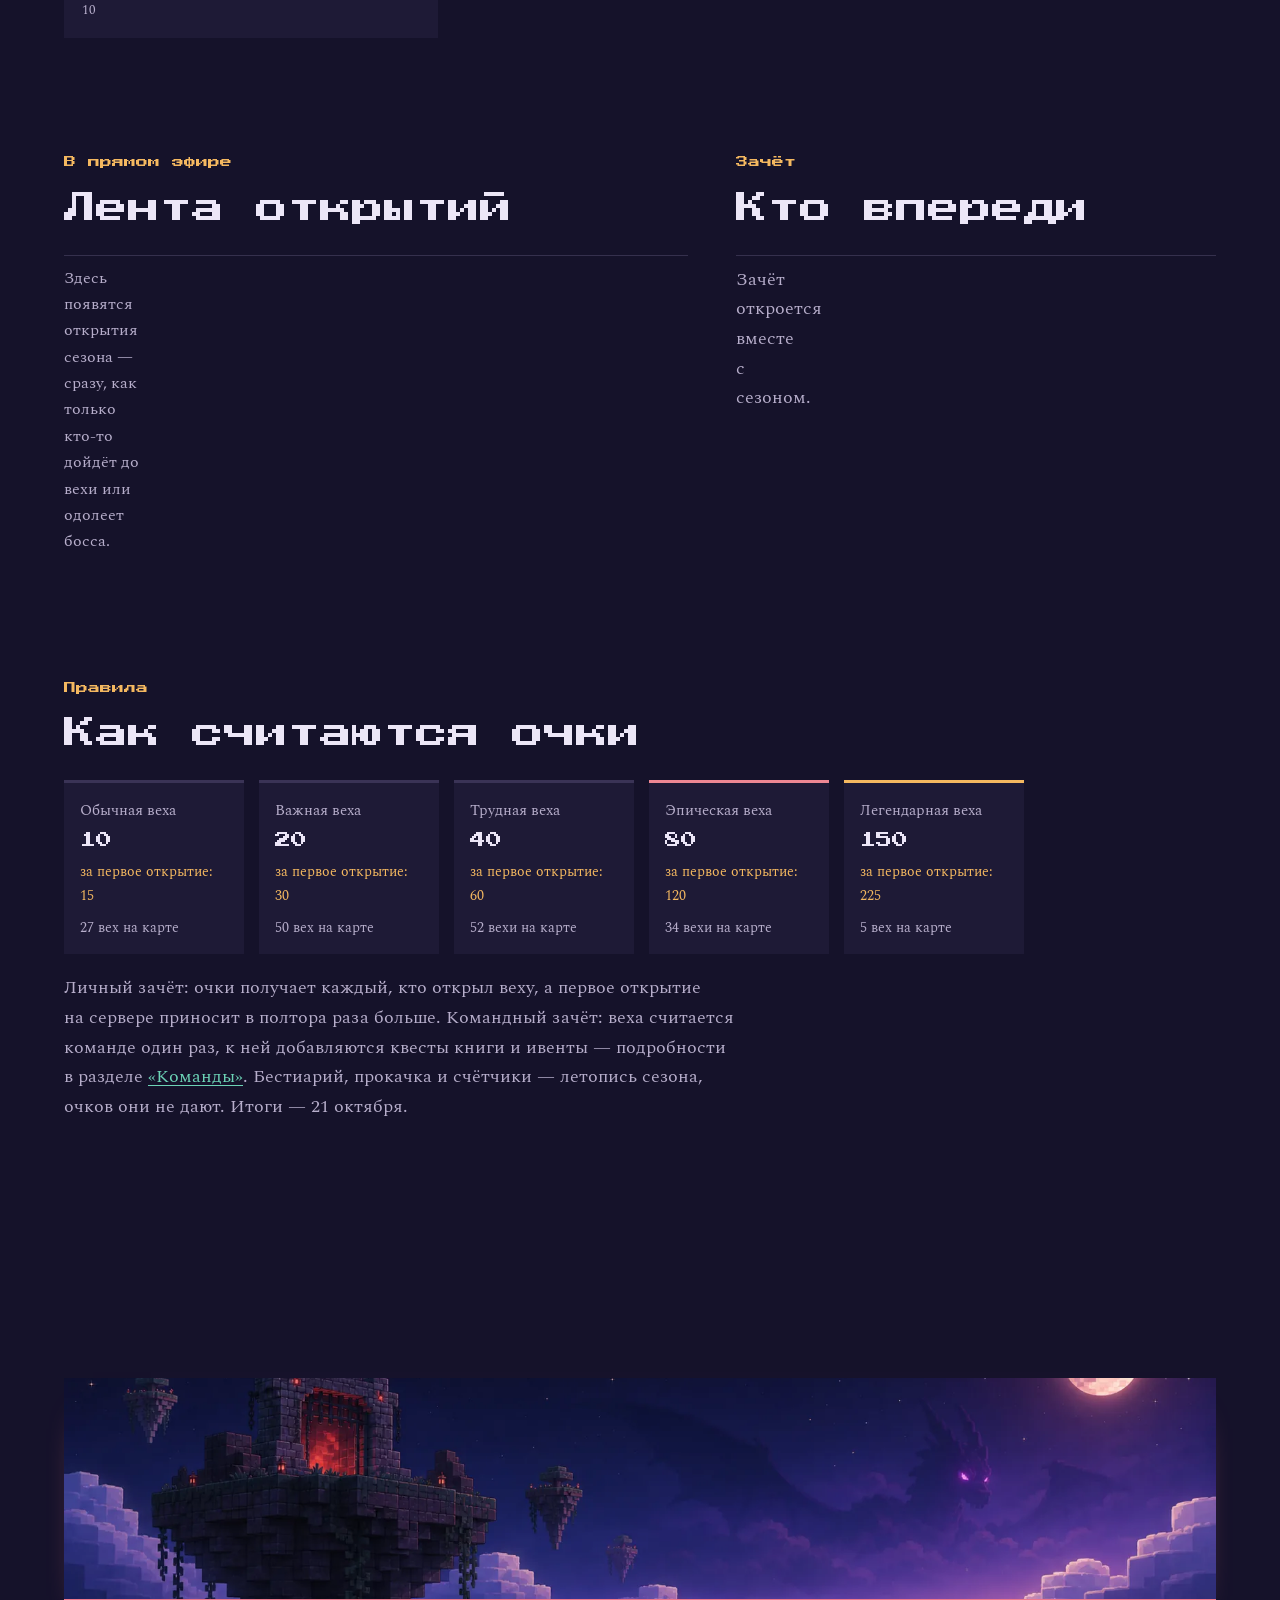
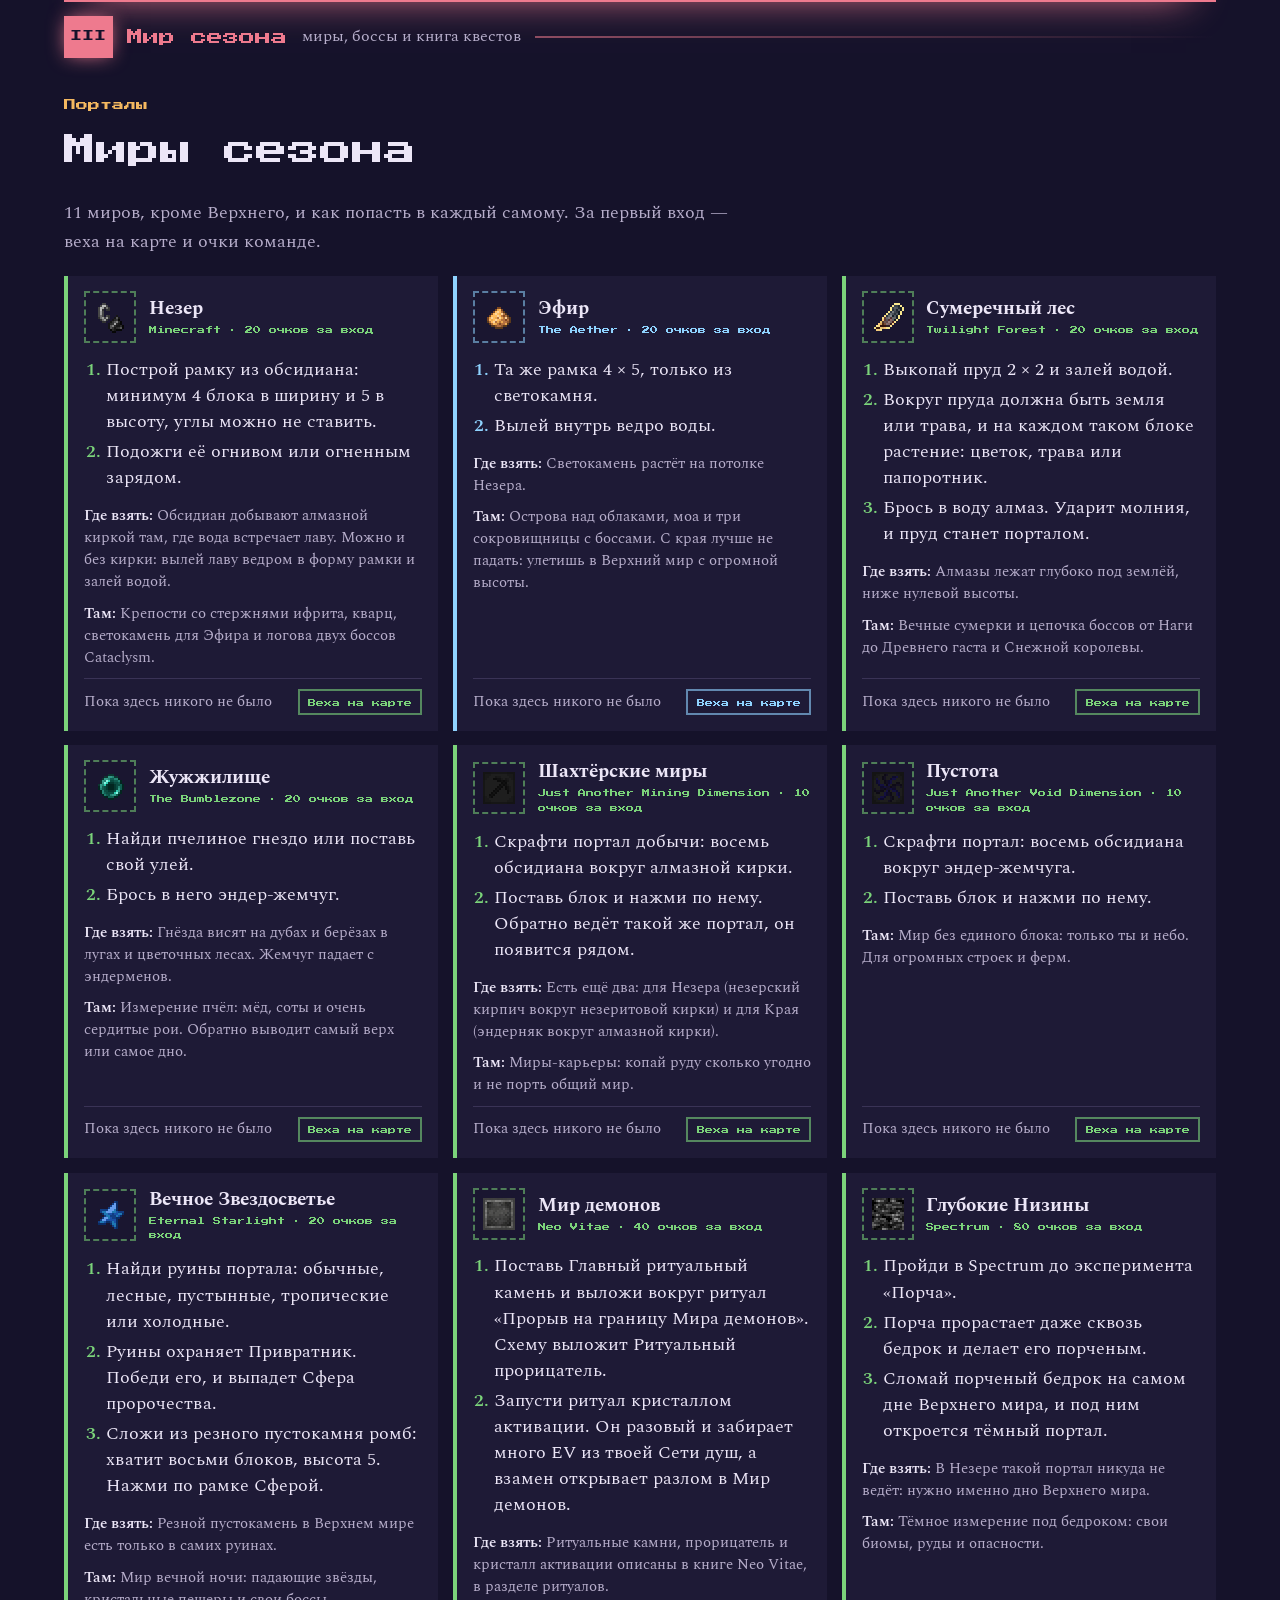
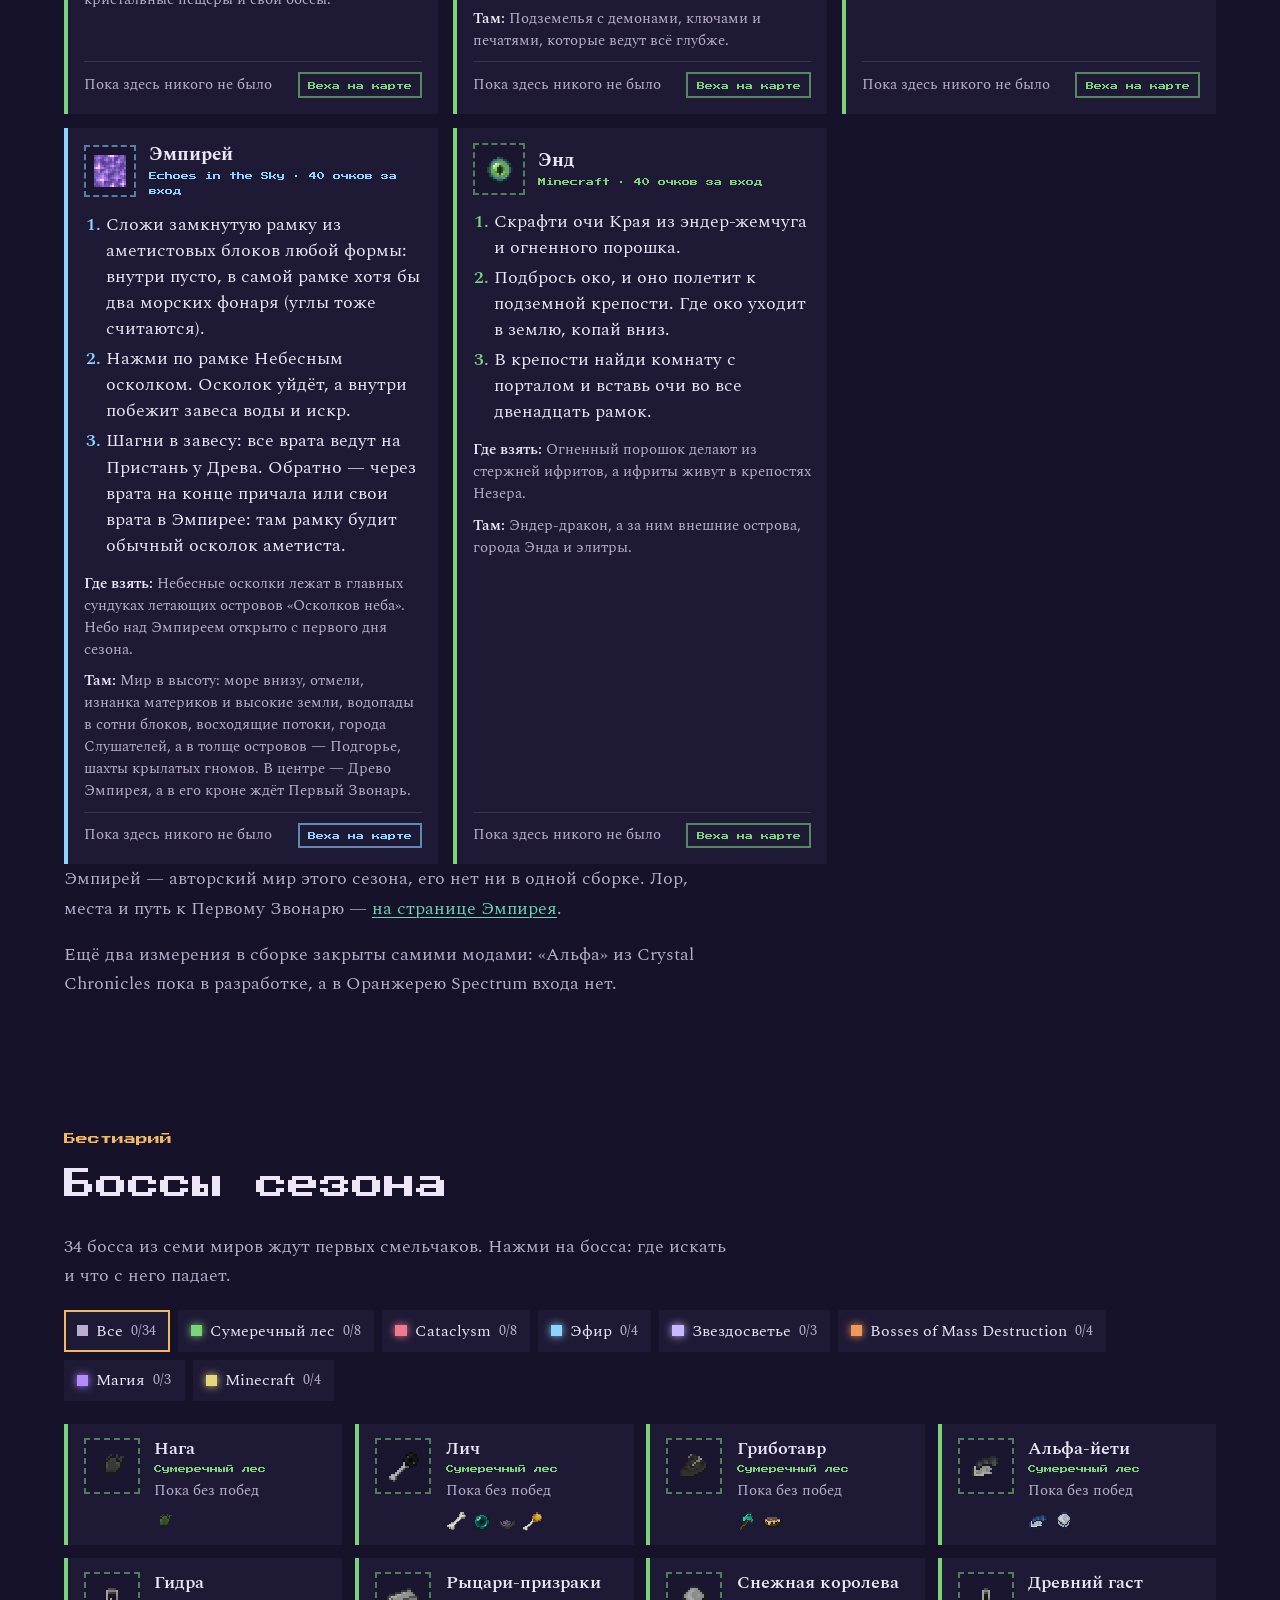
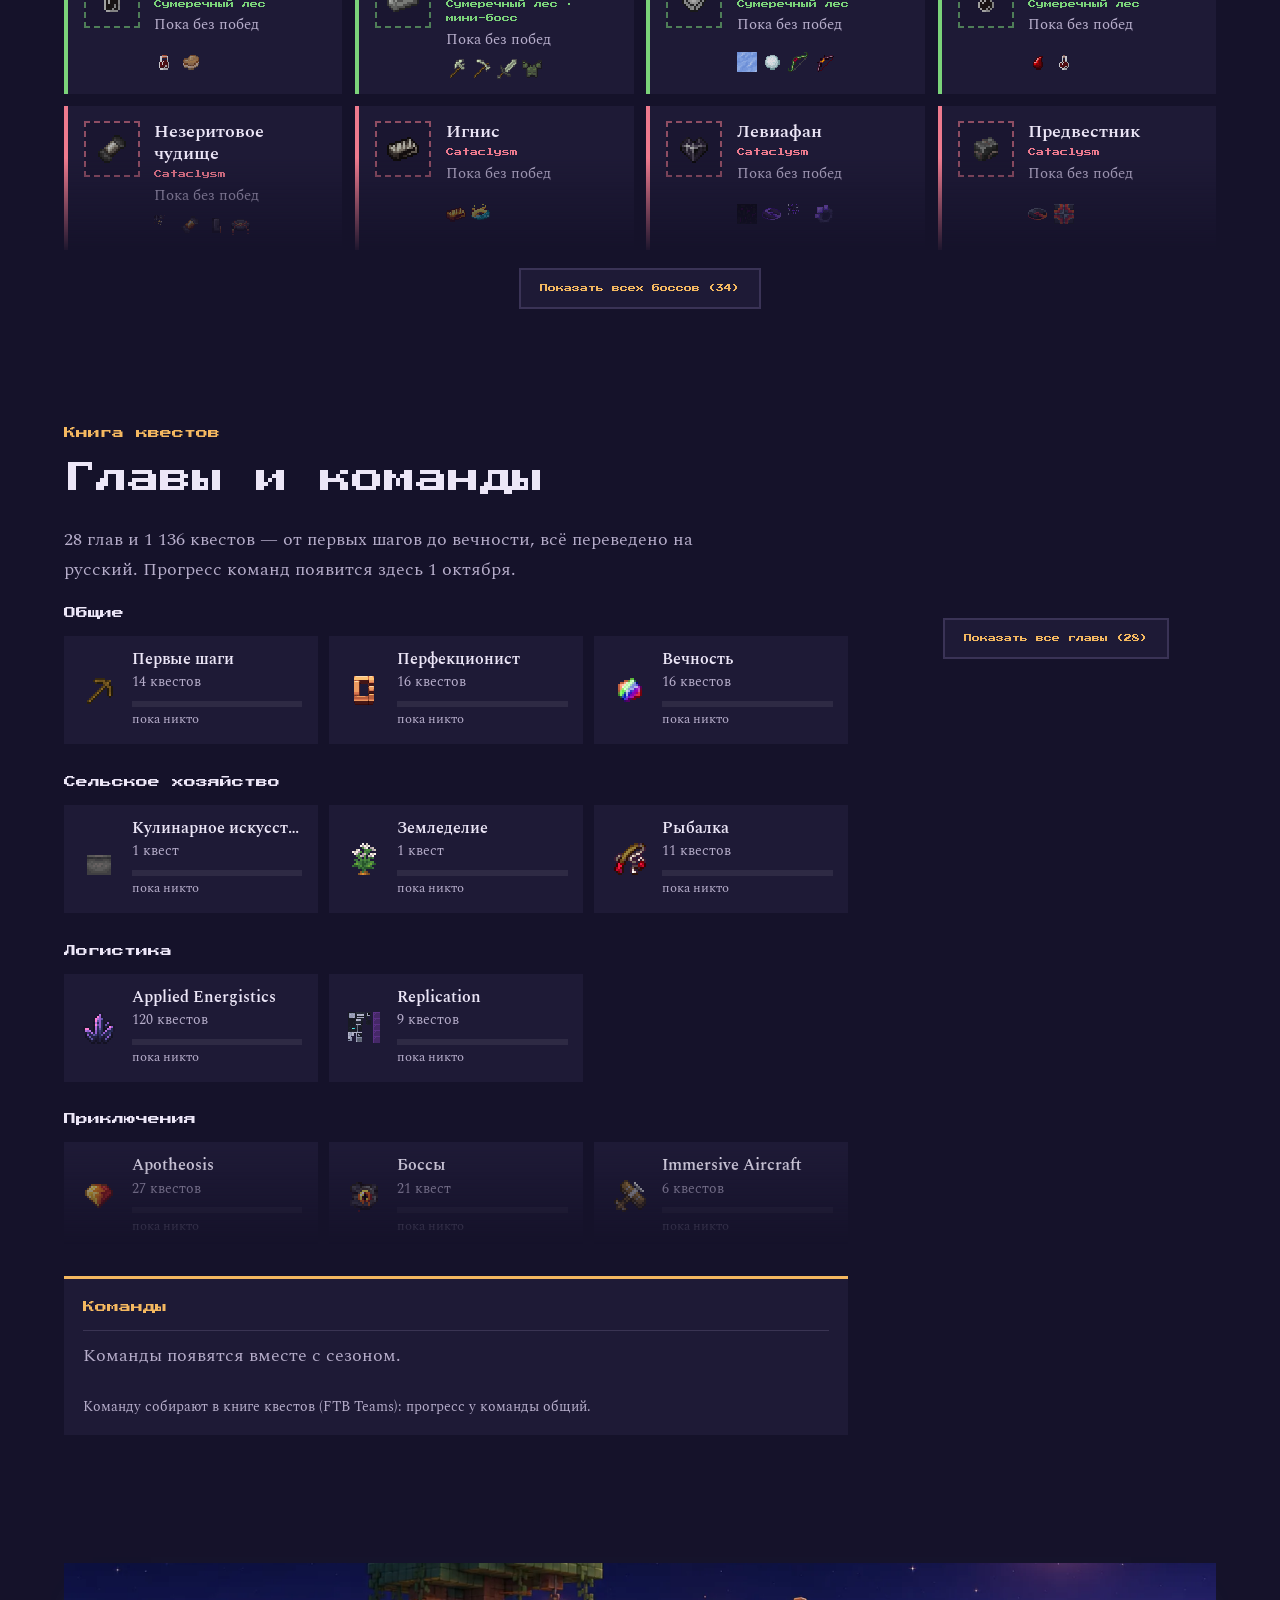
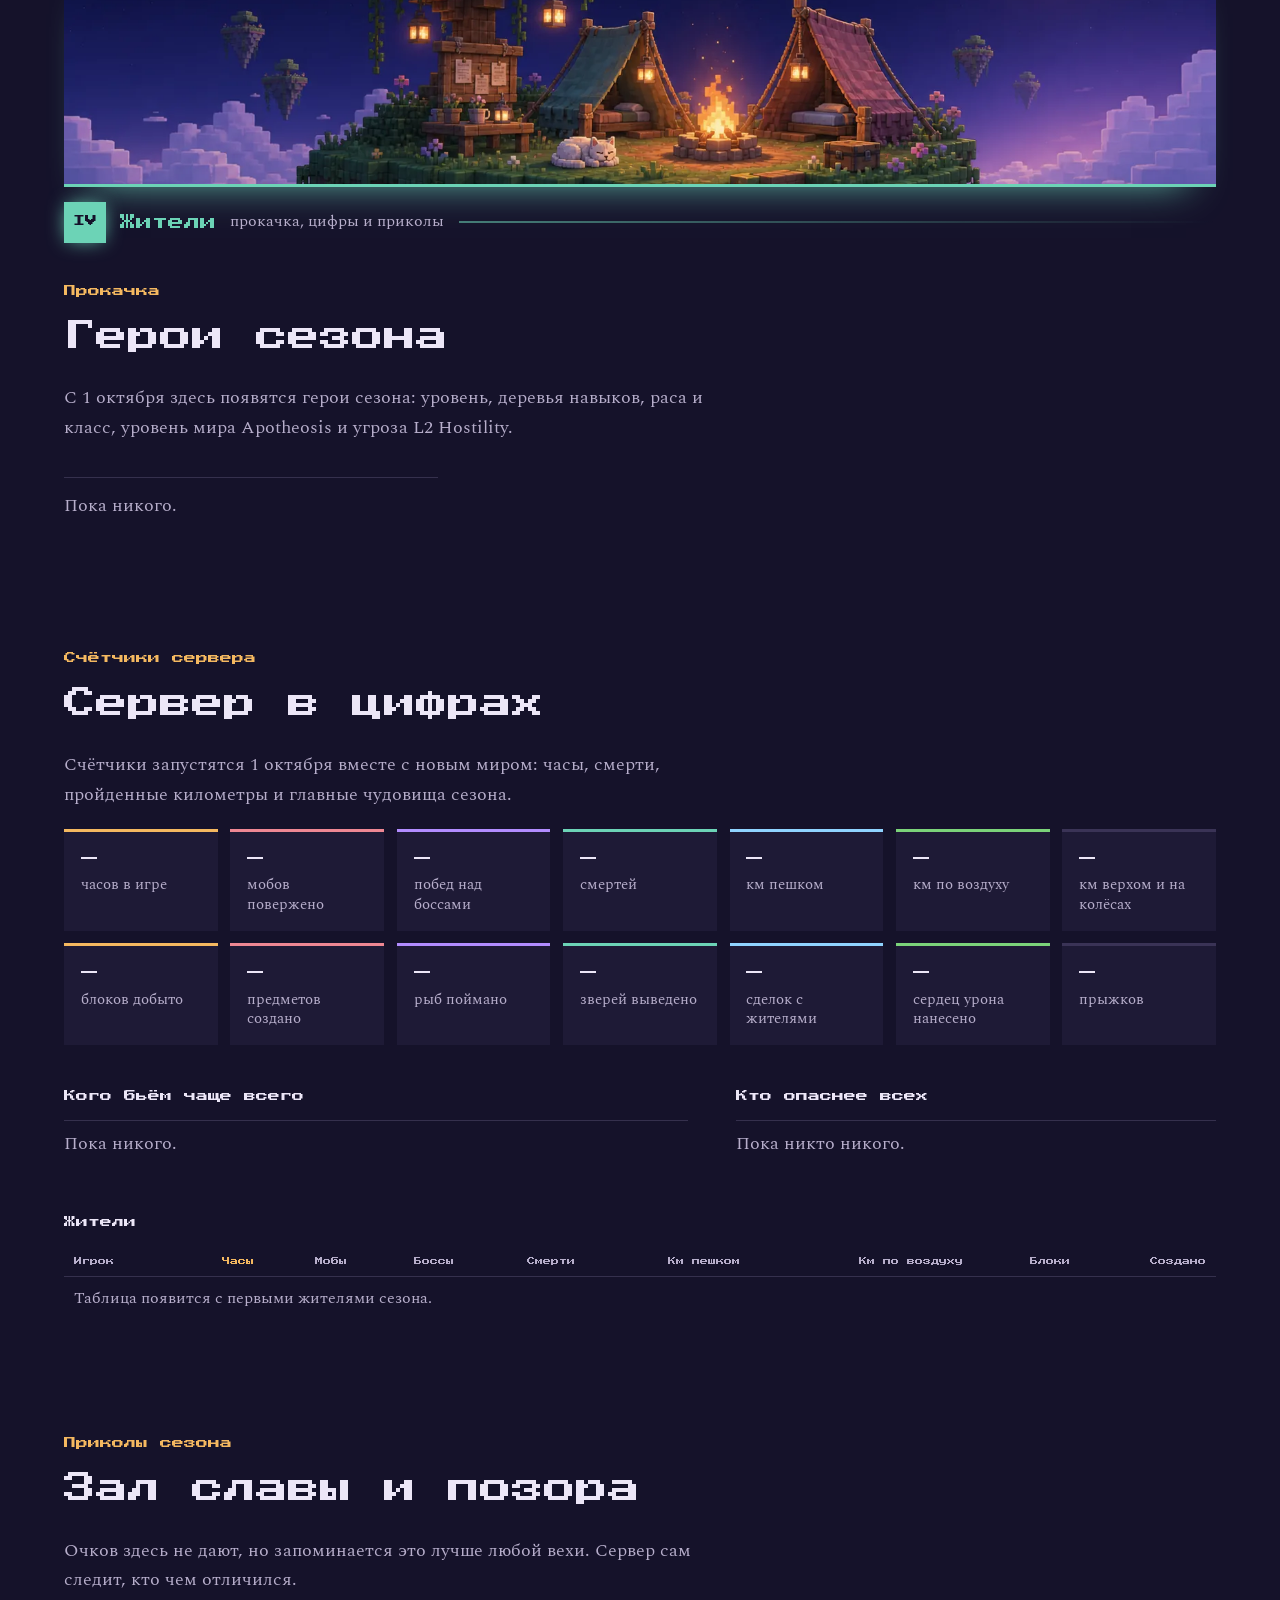
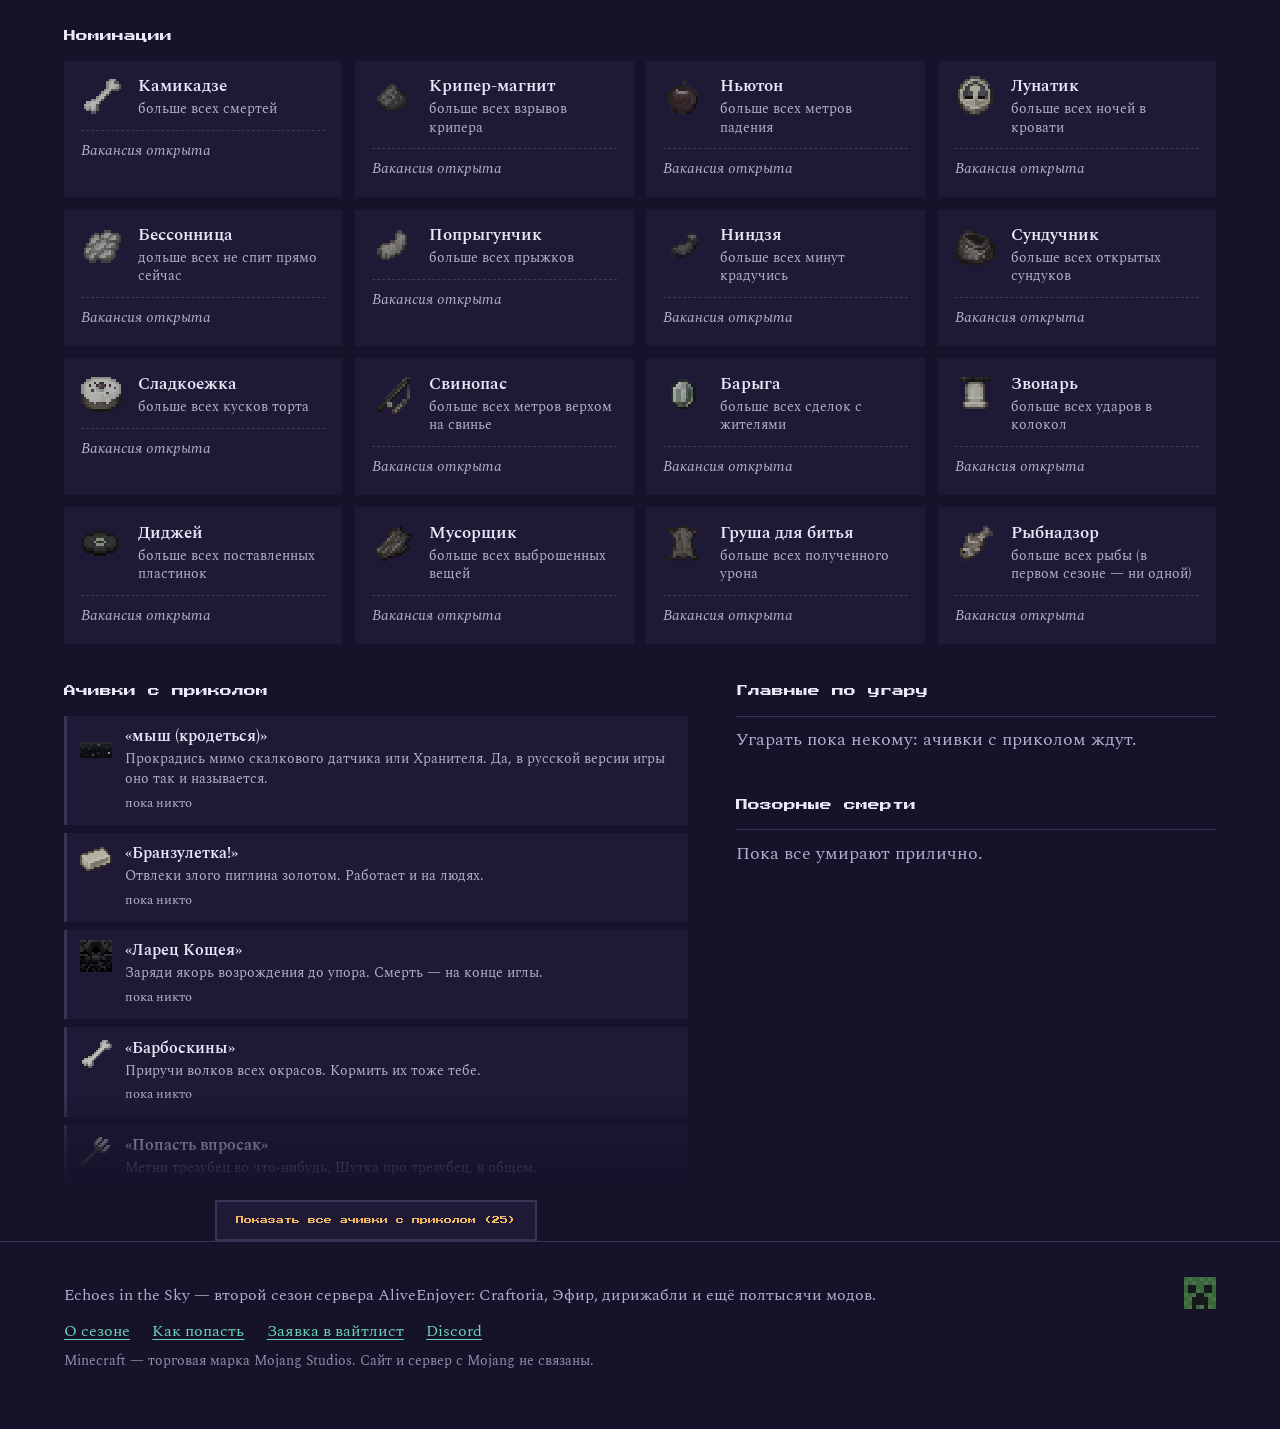
<file: season2-map.html>
<!doctype html>
<html lang="ru">
<head>
<meta charset="utf-8">
<meta name="viewport" content="width=device-width, initial-scale=1">
<title>Страница переехала · AliveEnjoyer</title>
<meta name="robots" content="noindex">
<link rel="canonical" href="https://aliveenjoyer.art/minecraft/season2-map.html">
<script>location.replace("minecraft/season2-map.html" + location.search + location.hash);</script>
<meta http-equiv="refresh" content="0; url=minecraft/season2-map.html">
</head>
<body style="margin:0;padding:40px 20px;background:#000;color:#f5f5f7;font:17px/1.5 system-ui,sans-serif;text-align:center">
<p>Сайт Minecraft-сервера переехал: <a style="color:inherit" href="minecraft/season2-map.html">aliveenjoyer.art/minecraft/season2-map.html</a></p>
</body>
</html>
</file>
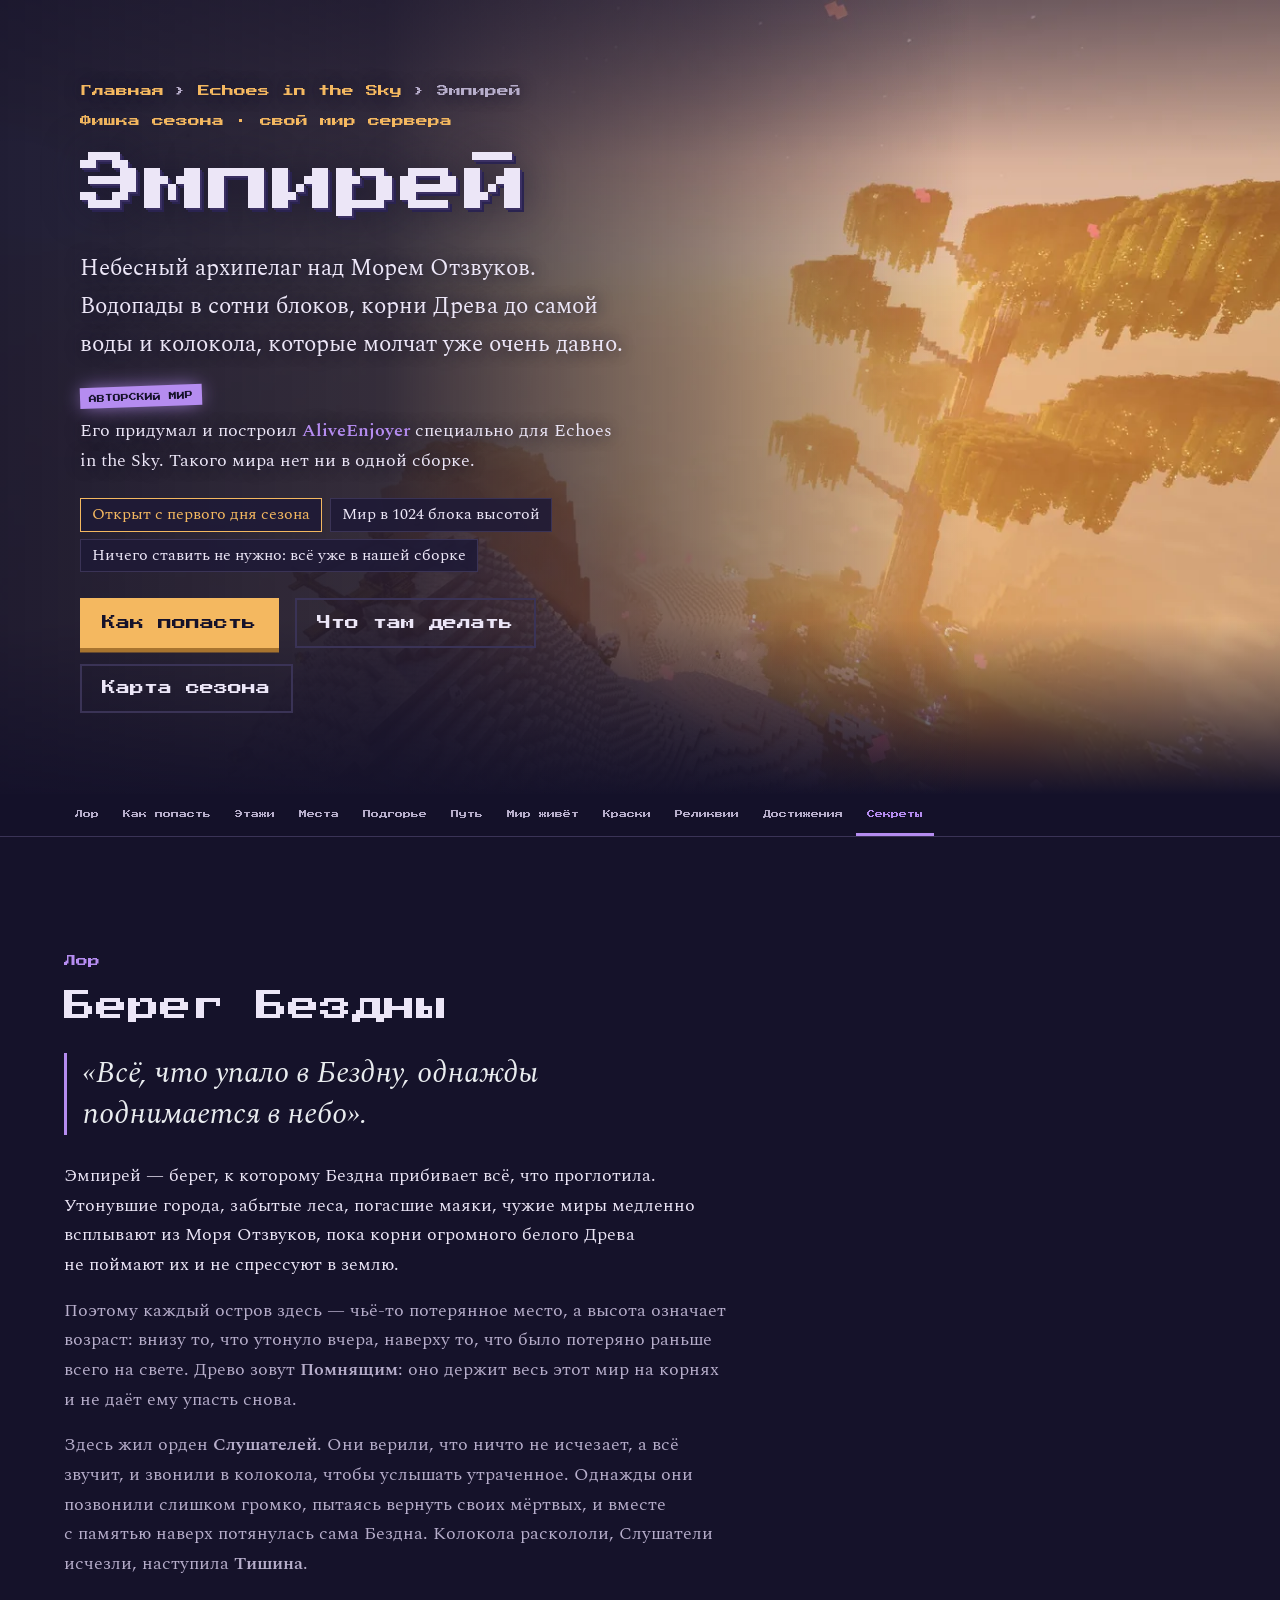
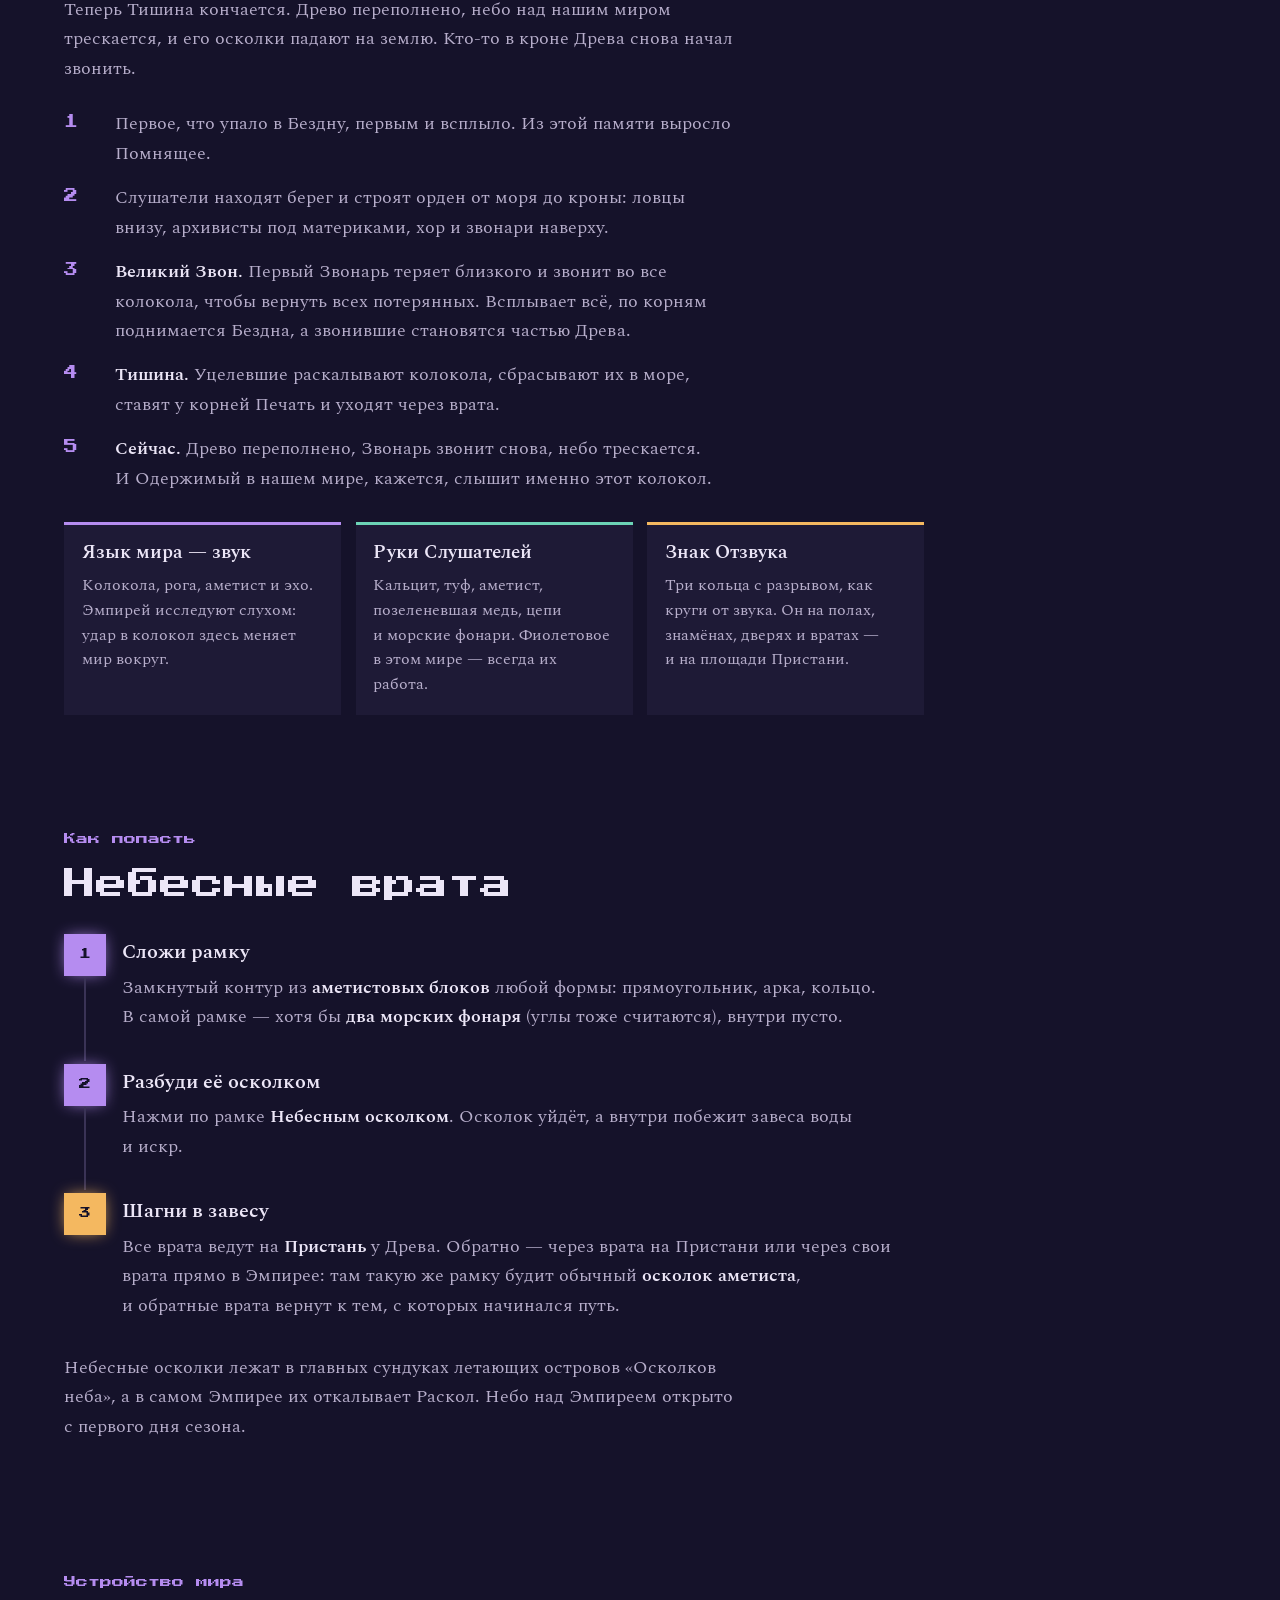
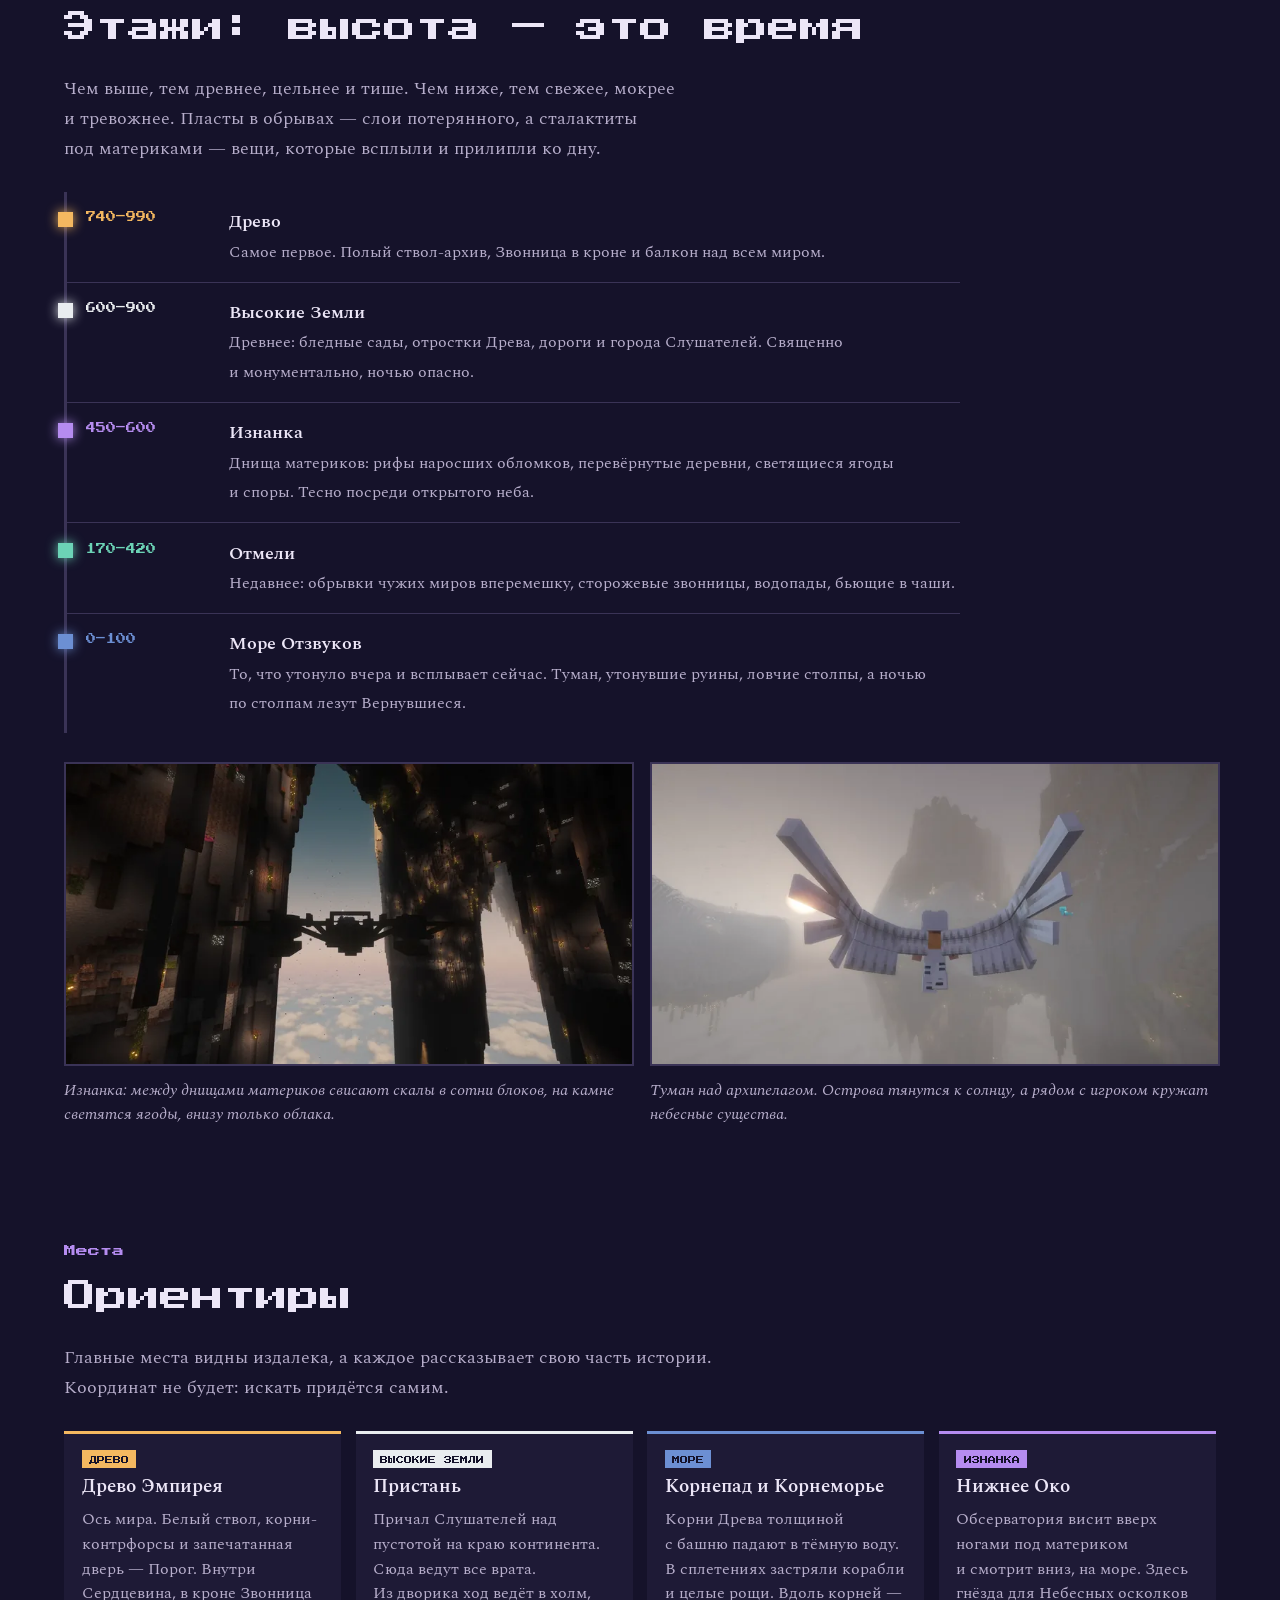
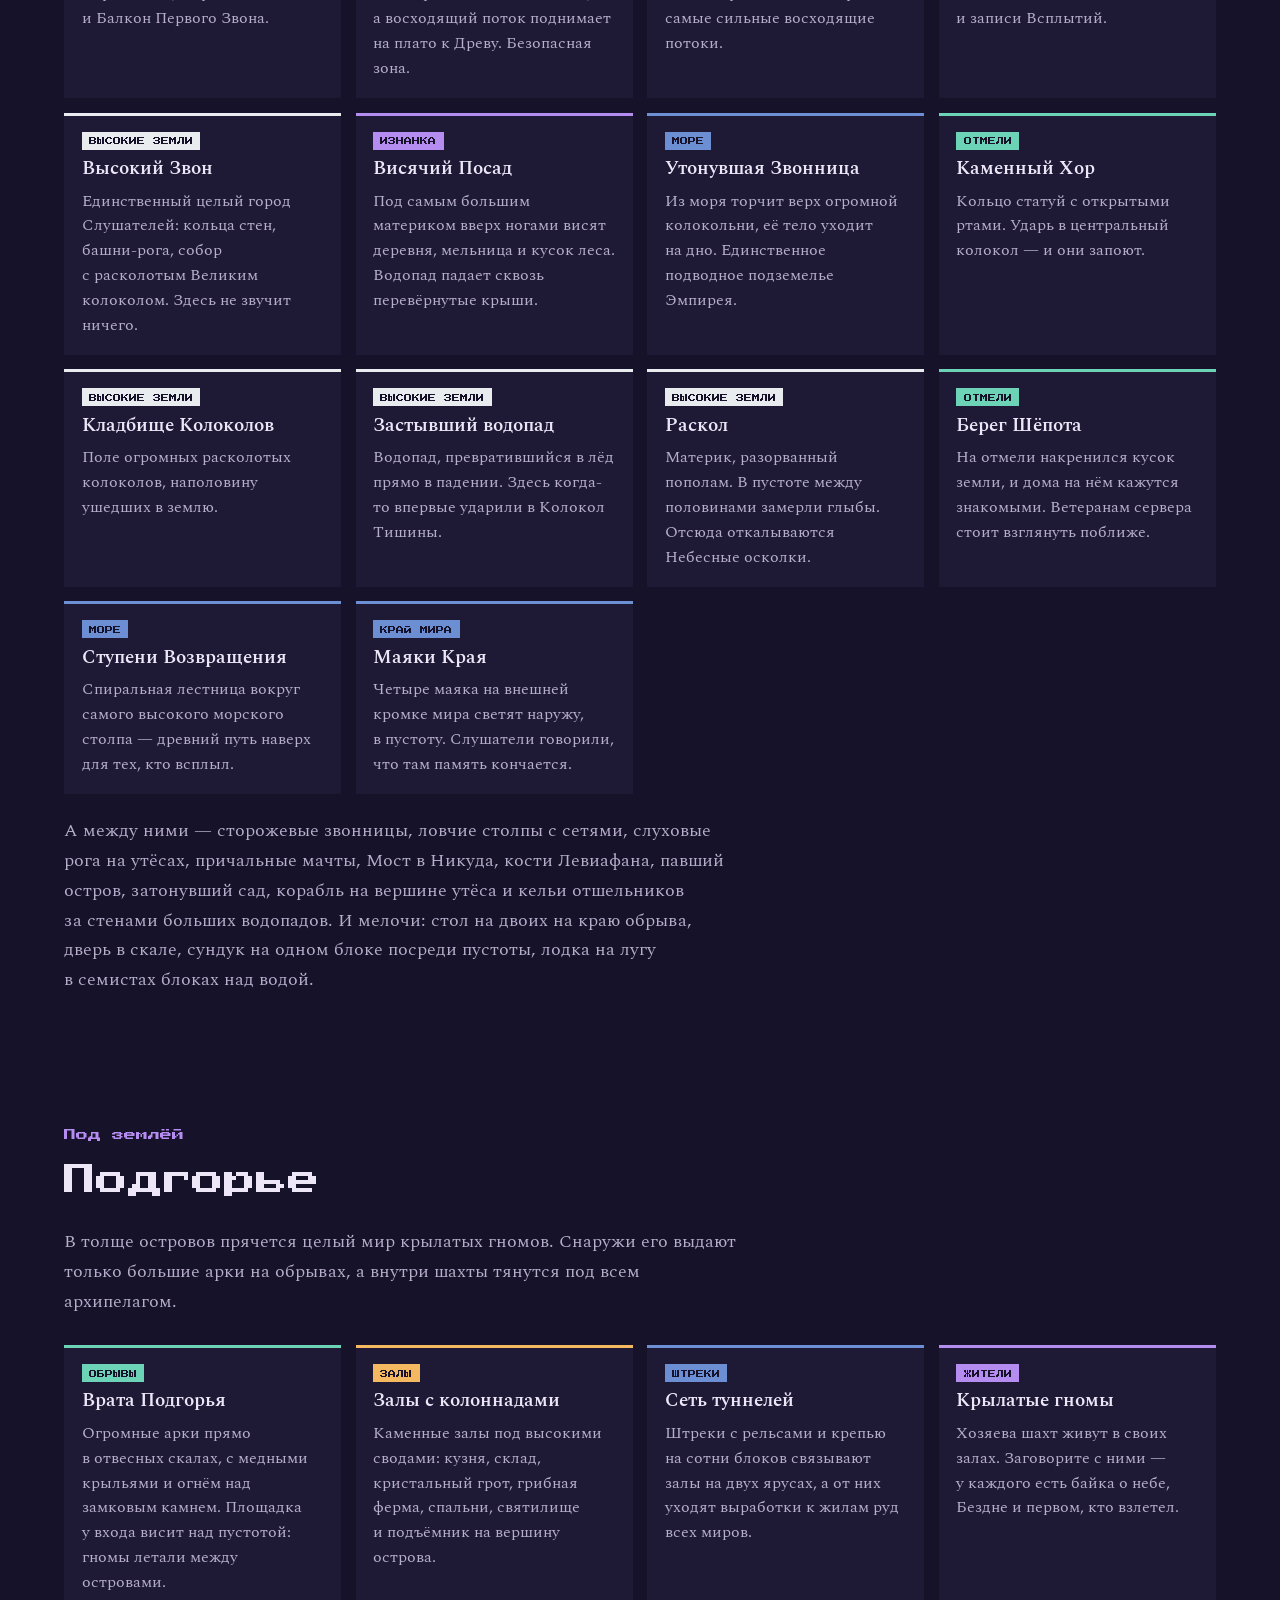
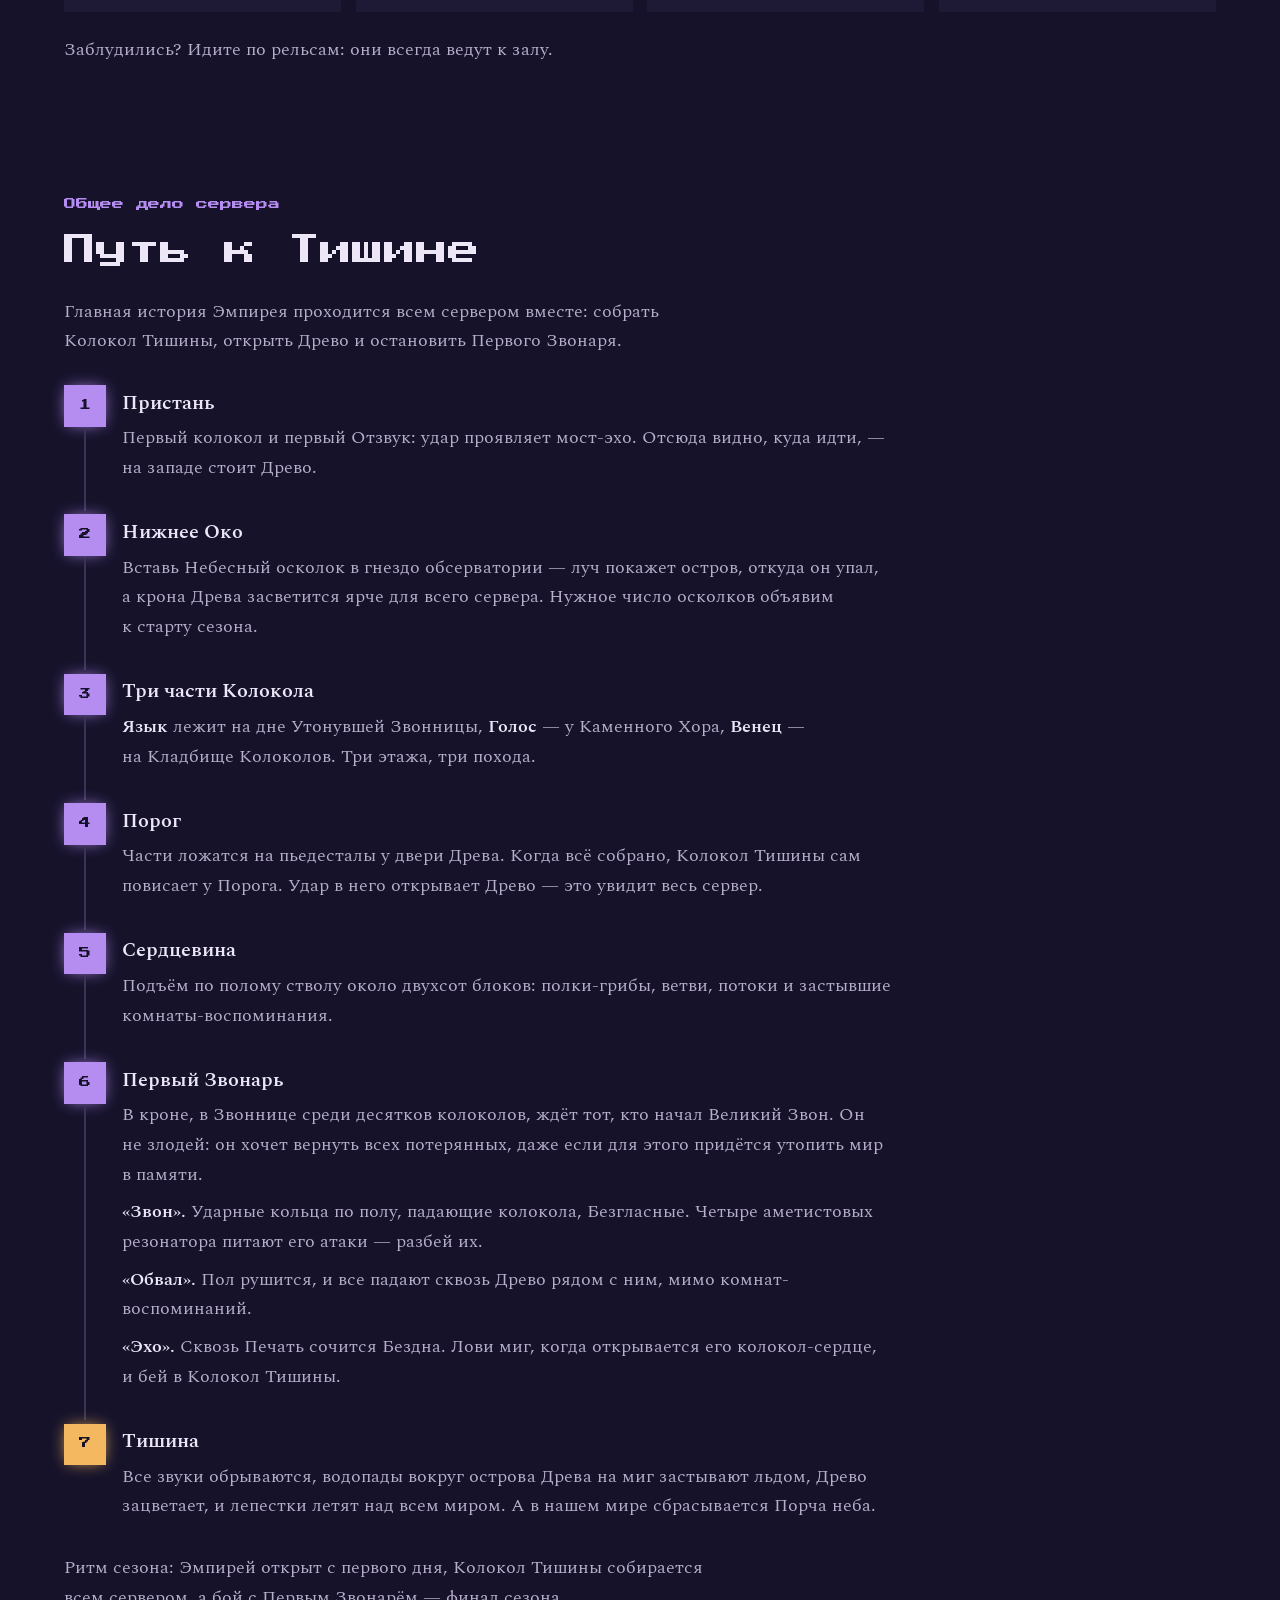
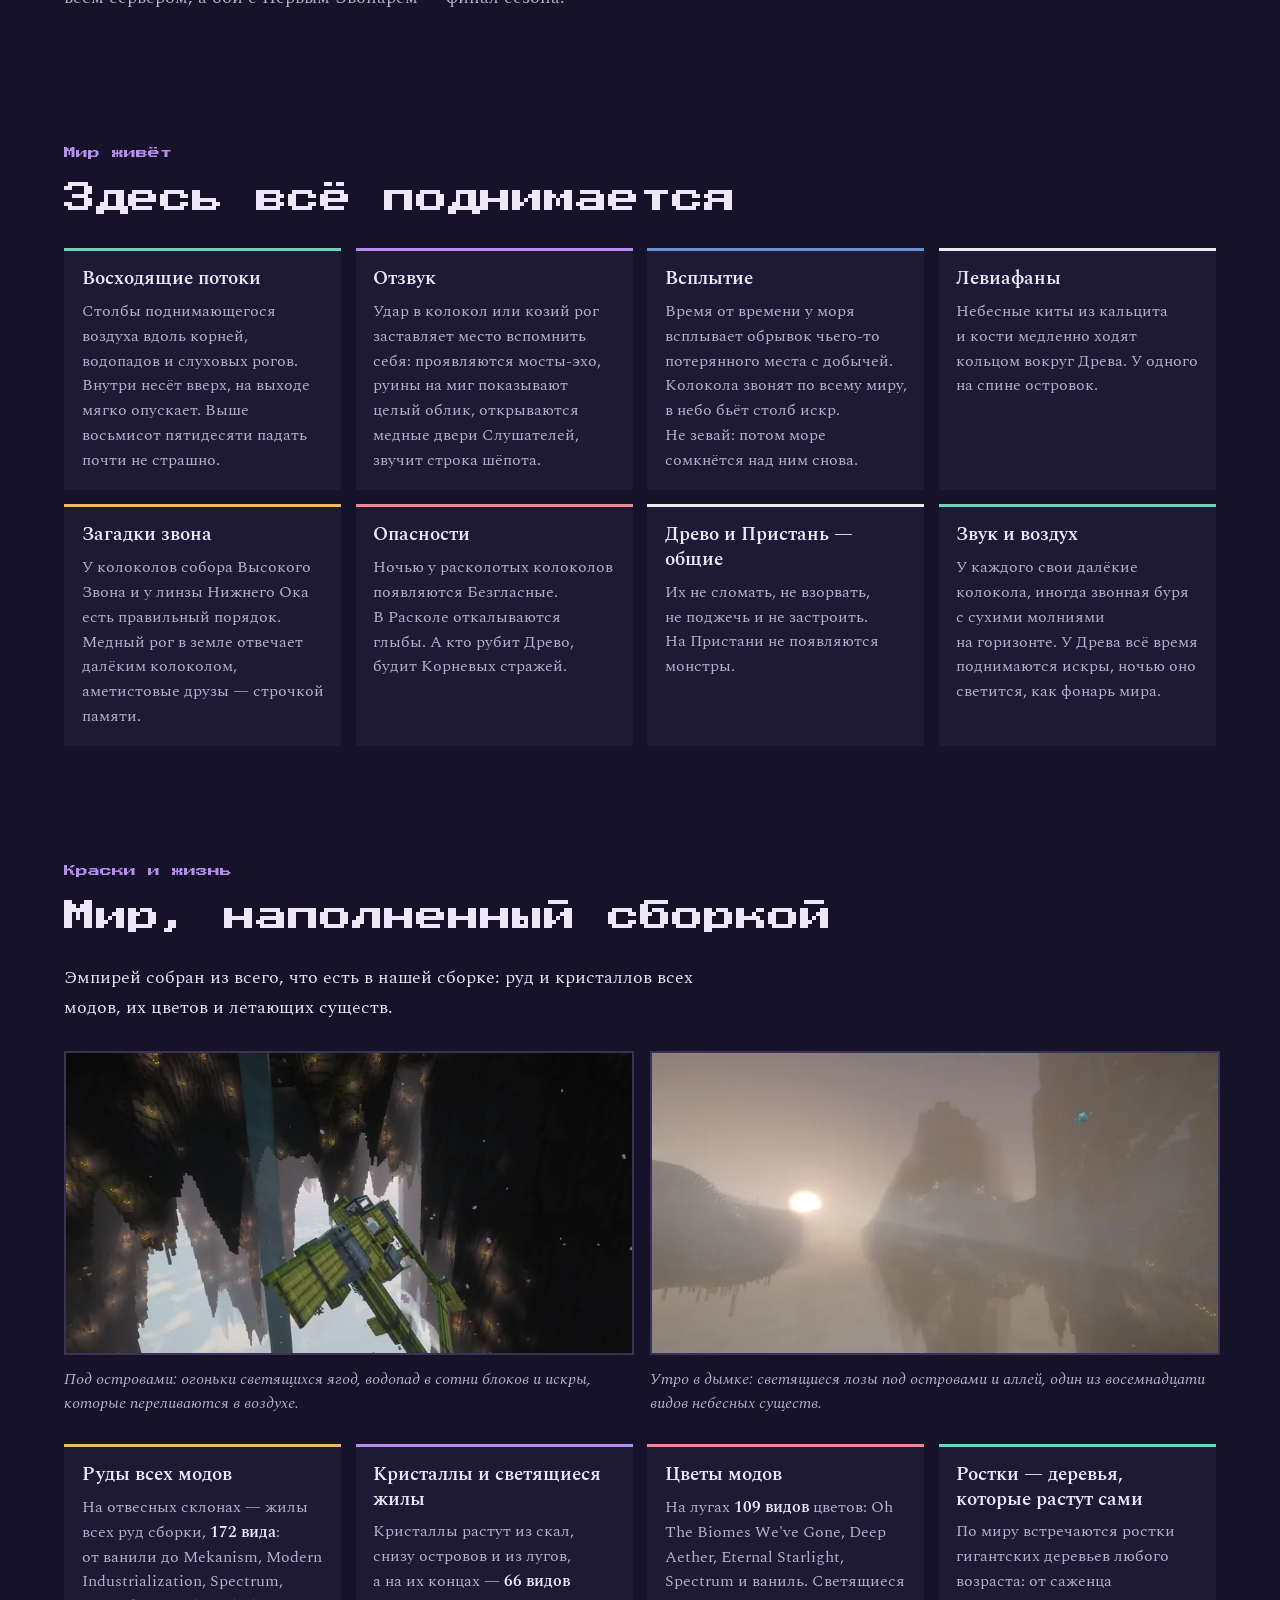
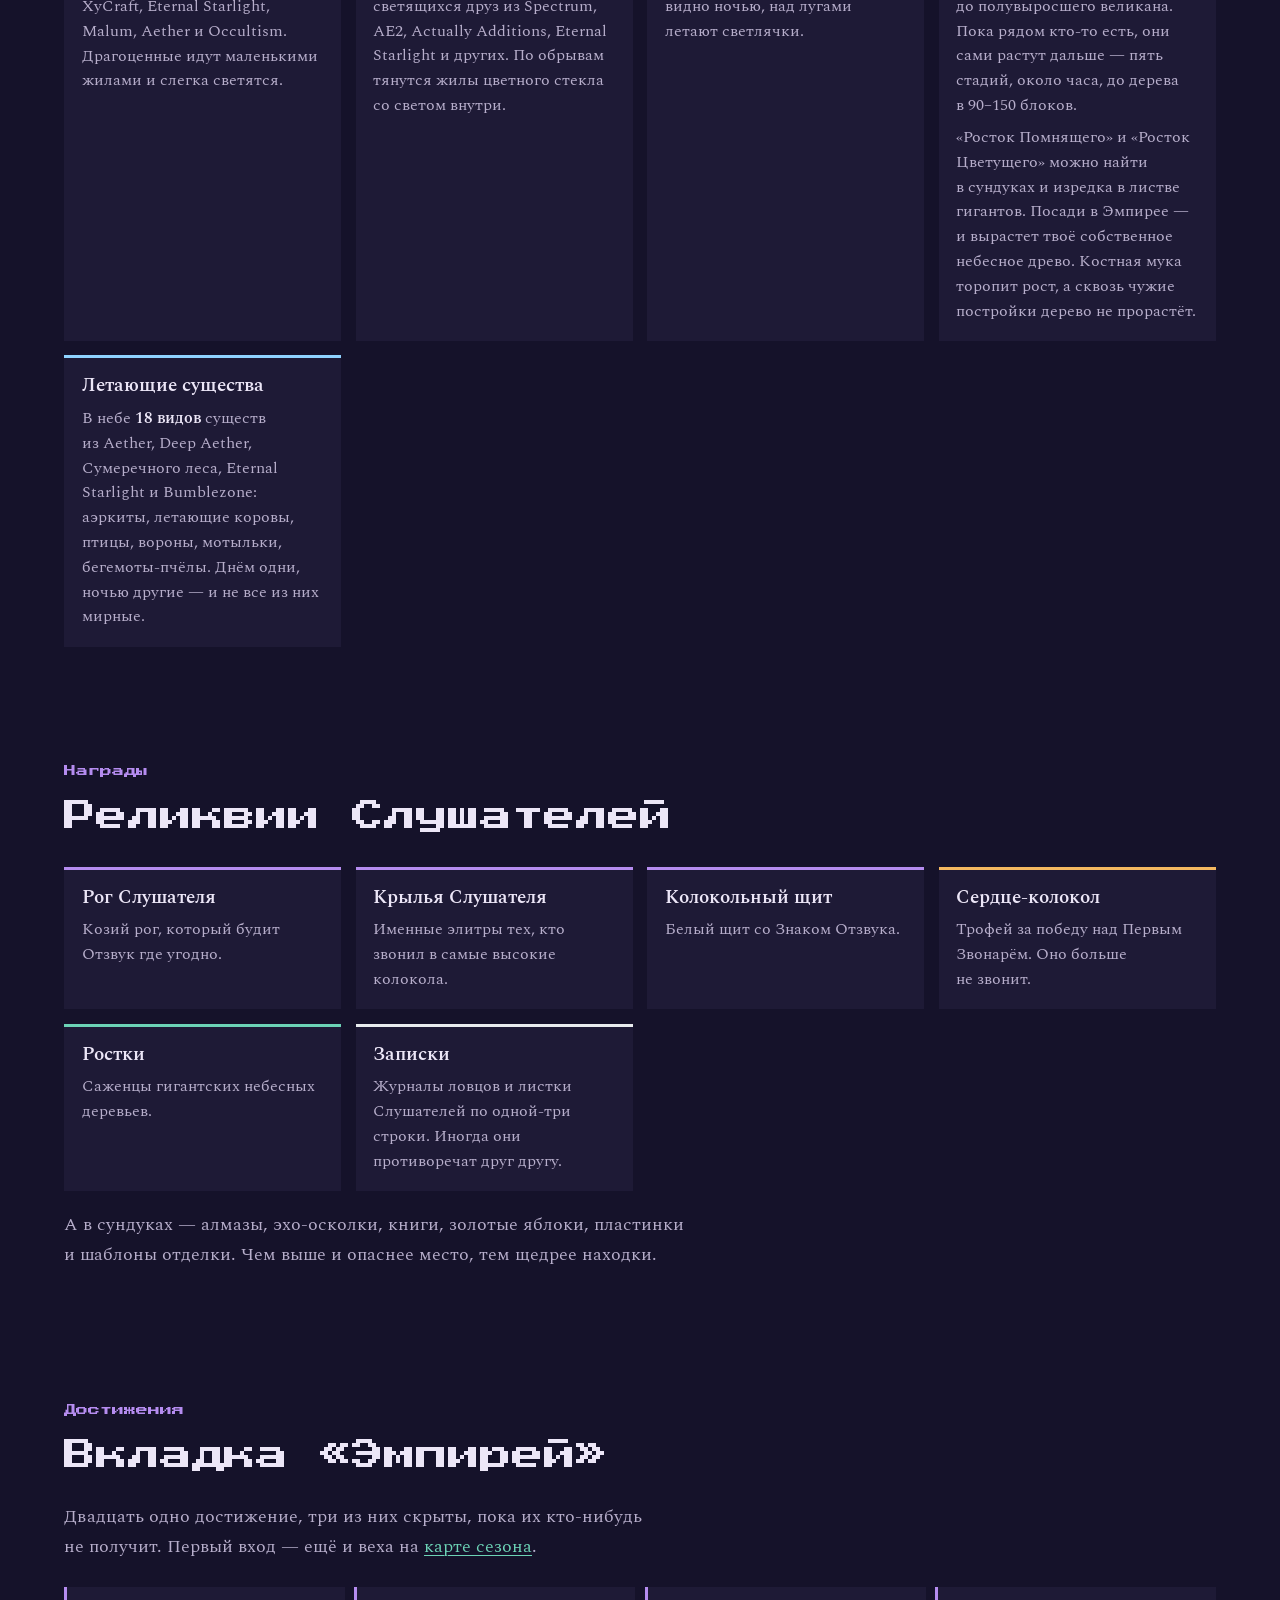
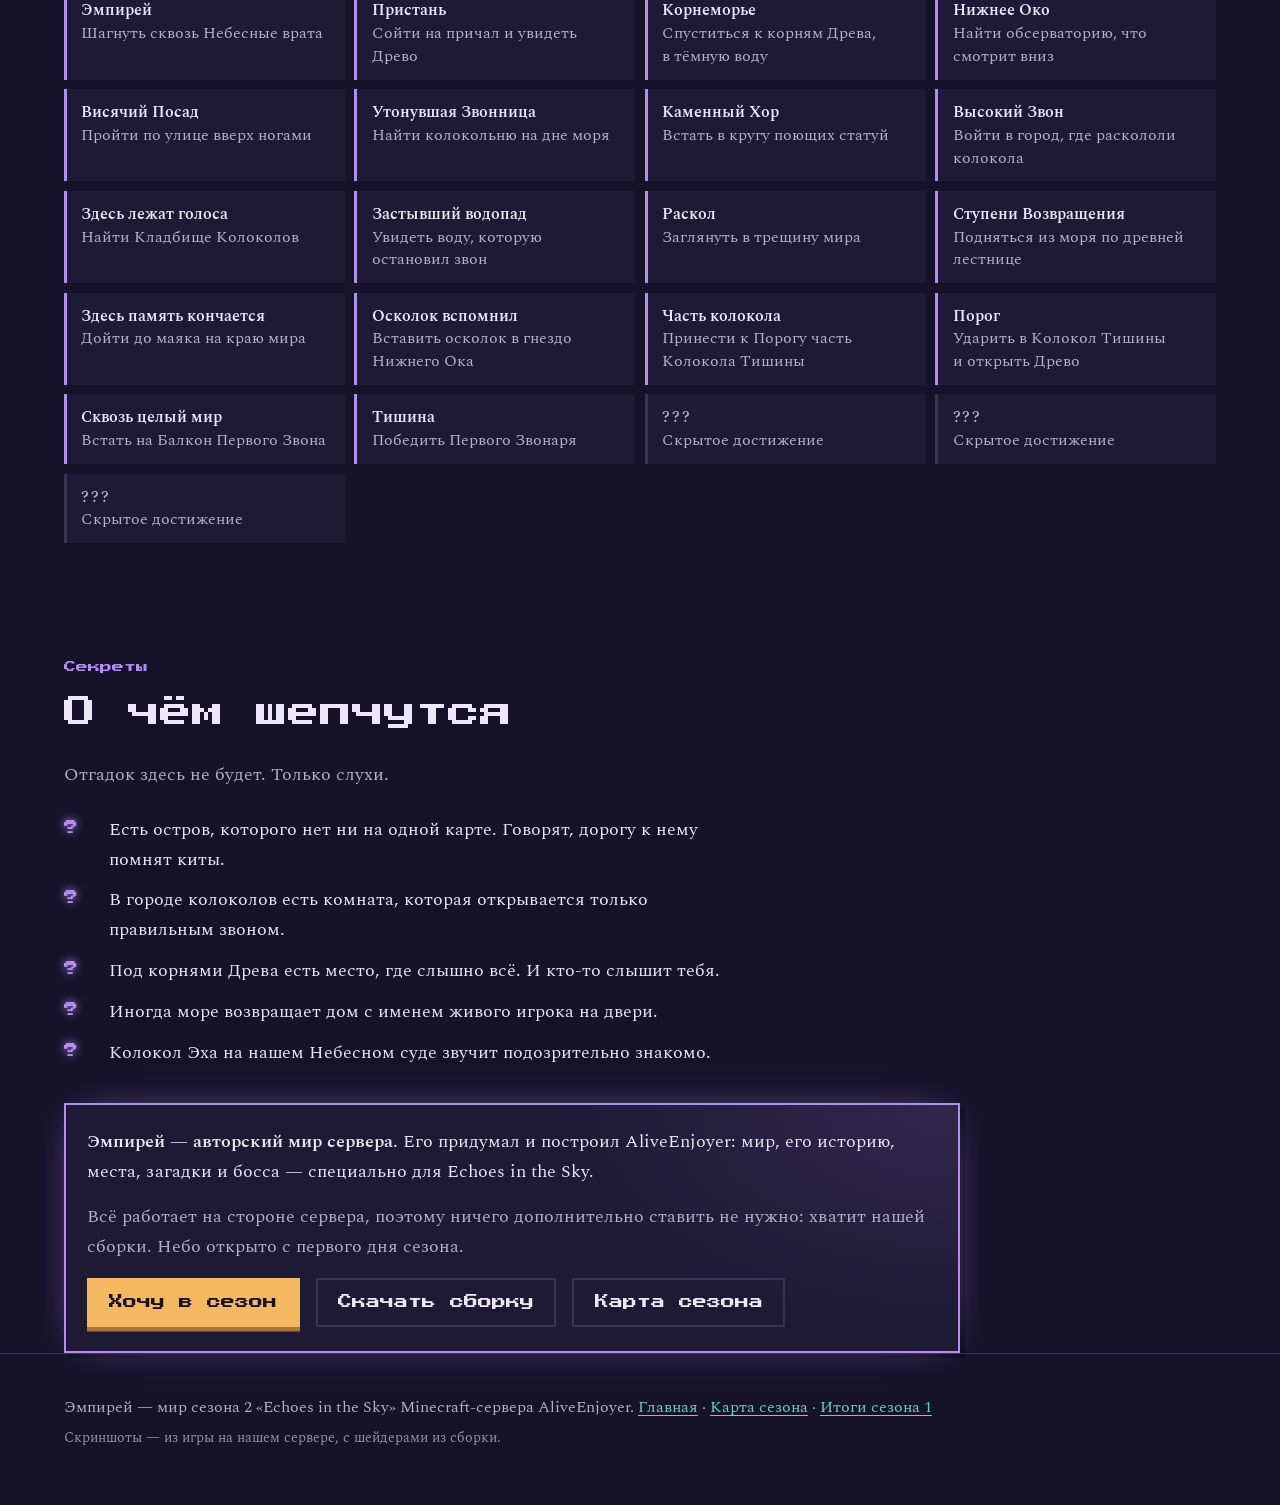
<file: minecraft/empyrean.html>
<!doctype html>
<html lang="ru">
<head>
<meta charset="utf-8">
<meta name="viewport" content="width=device-width, initial-scale=1">
<title>Эмпирей · Echoes in the Sky</title>
<meta name="description" content="Эмпирей — авторский мир второго сезона Echoes in the Sky от AliveEnjoyer: небесный архипелаг над Морем Отзвуков, водопады в сотни блоков, белое Древо и Первый Звонарь в его кроне.">
<meta property="og:type" content="website">
<meta property="og:title" content="Эмпирей · мир сезона Echoes in the Sky">
<meta property="og:description" content="Авторский мир сезона: небесный архипелаг, водопады в сотни блоков, руды и кристаллы всех модов, деревья, которые растут сами, шахты крылатых гномов и Первый Звонарь в кроне Древа. Открыт с первого дня сезона.">
<meta property="og:image" content="https://aliveenjoyer.art/minecraft/img/emp/og.jpg">
<meta name="twitter:card" content="summary_large_image">
<meta name="theme-color" content="#15122a">
<link rel="icon" href="data:image/svg+xml,%3Csvg xmlns='http://www.w3.org/2000/svg' viewBox='0 0 8 8' shape-rendering='crispEdges'%3E%3Crect width='8' height='8' fill='%2315122a'/%3E%3Crect x='3' y='0' width='2' height='1' fill='%23574e70'/%3E%3Crect x='2' y='1' width='4' height='1' fill='%23574e70'/%3E%3Crect x='2' y='2' width='4' height='4' fill='%23f4b860'/%3E%3Crect x='3' y='3' width='2' height='2' fill='%23fff1cf'/%3E%3Crect x='2' y='6' width='4' height='1' fill='%23574e70'/%3E%3C/svg%3E">
<link rel="preconnect" href="https://fonts.googleapis.com">
<link rel="preconnect" href="https://fonts.gstatic.com" crossorigin>
<!-- fonts load without blocking the page: if Google is slow, text shows in the fallback font and swaps later -->
<link rel="stylesheet" href="https://fonts.googleapis.com/css2?family=Press+Start+2P&family=Spectral:ital,wght@0,400;0,600;1,400&display=swap" media="print" onload="this.media='all'">
<noscript><link rel="stylesheet" href="https://fonts.googleapis.com/css2?family=Press+Start+2P&family=Spectral:ital,wght@0,400;0,600;1,400&display=swap"></noscript>
<link rel="stylesheet" href="style.css?v=20260927b">
<link rel="stylesheet" href="empyrean.css?v=20260927b">
<script>document.documentElement.classList.add("js")</script>
</head>
<body class="emp">
<a class="skip" href="#lore">К рассказу о мире</a>

<header class="emp-hero">
  <figure class="emp-hero-shot">
    <img src="img/emp/shot-sunset-1600.webp" srcset="img/emp/shot-sunset-960.webp 960w, img/emp/shot-sunset-1600.webp 1600w" sizes="100vw" width="1600" height="847"
         alt="Закат в Эмпирее: огромное небесное древо с плакучей кроной на своём острове, самолёт на вершине утёса, в воздухе летят лепестки">
  </figure>
  <div class="emp-hero-in">
    <div>
      <nav class="news emp-crumbs" aria-label="Путь по сайту"><a href="index.html">Главная</a><span aria-hidden="true">›</span><a href="index.html#season2">Echoes in&nbsp;the&nbsp;Sky</a><span aria-hidden="true">›</span><b aria-current="page">Эмпирей</b></nav>
      <p class="kicker">Фишка сезона · свой мир сервера</p>
      <h1>Эмпирей</h1>
      <p class="lede">Небесный архипелаг над Морем Отзвуков. Водопады в&nbsp;сотни блоков, корни Древа до&nbsp;самой воды и&nbsp;колокола, которые молчат уже очень давно.</p>
      <p class="emp-author"><span class="emp-author-tag">Авторский мир</span><span>Его придумал и&nbsp;построил <b>AliveEnjoyer</b> специально для&nbsp;Echoes in&nbsp;the&nbsp;Sky. Такого мира нет ни&nbsp;в&nbsp;одной сборке.</span></p>
      <ul class="emp-facts" aria-label="Коротко">
        <li class="soon">Открыт с&nbsp;первого дня сезона</li>
        <li>Мир в&nbsp;1024 блока высотой</li>
        <li>Ничего ставить не&nbsp;нужно: всё уже в&nbsp;нашей сборке</li>
      </ul>
      <div class="actions">
        <a class="btn" href="#gates">Как попасть</a>
        <a class="btn btn-quiet" href="#path">Что там делать</a>
        <a class="btn btn-quiet" href="season2-map.html#worlds">Карта сезона</a>
      </div>
    </div>
  </div>
</header>

<nav class="emp-nav" aria-label="Разделы страницы">
  <ul>
    <li><a href="#lore">Лор</a></li>
    <li><a href="#gates">Как попасть</a></li>
    <li><a href="#floors">Этажи</a></li>
    <li><a href="#places">Места</a></li>
    <li><a href="#mines">Подгорье</a></li>
    <li><a href="#path">Путь</a></li>
    <li><a href="#alive">Мир живёт</a></li>
    <li><a href="#colour">Краски</a></li>
    <li><a href="#relics">Реликвии</a></li>
    <li><a href="#adv">Достижения</a></li>
    <li><a href="#secrets">Секреты</a></li>
  </ul>
</nav>

<main>
  <!-- ============================================================ LORE -->
  <section id="lore">
    <p class="emp-k">Лор</p>
    <h2>Берег Бездны</h2>
    <p class="emp-motto">«Всё, что упало в&nbsp;Бездну, однажды поднимается в&nbsp;небо».</p>
    <div class="col">
      <p>Эмпирей — берег, к&nbsp;которому Бездна прибивает всё, что проглотила. Утонувшие города, забытые леса, погасшие маяки, чужие миры медленно всплывают из&nbsp;Моря Отзвуков, пока корни огромного белого Древа не&nbsp;поймают их и&nbsp;не&nbsp;спрессуют в&nbsp;землю.</p>
      <p>Поэтому каждый остров здесь — чьё-то потерянное место, а&nbsp;высота означает возраст: внизу то, что утонуло вчера, наверху то, что было потеряно раньше всего на&nbsp;свете. Древо зовут <b>Помнящим</b>: оно держит весь этот мир на&nbsp;корнях и&nbsp;не&nbsp;даёт ему упасть снова.</p>
      <p>Здесь жил орден <b>Слушателей</b>. Они верили, что ничто не&nbsp;исчезает, а&nbsp;всё звучит, и&nbsp;звонили в&nbsp;колокола, чтобы услышать утраченное. Однажды они позвонили слишком громко, пытаясь вернуть своих мёртвых, и&nbsp;вместе с&nbsp;памятью наверх потянулась сама Бездна. Колокола раскололи, Слушатели исчезли, наступила <b>Тишина</b>.</p>
      <p>Теперь Тишина кончается. Древо переполнено, небо над&nbsp;нашим миром трескается, и&nbsp;его осколки падают на&nbsp;землю. Кто-то в&nbsp;кроне Древа снова начал звонить.</p>
    </div>
    <ol class="emp-chron" aria-label="Хроника Эмпирея">
      <li><span>Первое, что упало в&nbsp;Бездну, первым и&nbsp;всплыло. Из&nbsp;этой памяти выросло Помнящее.</span></li>
      <li><span>Слушатели находят берег и&nbsp;строят орден от&nbsp;моря до&nbsp;кроны: ловцы внизу, архивисты под&nbsp;материками, хор и&nbsp;звонари наверху.</span></li>
      <li><span><b>Великий Звон.</b> Первый Звонарь теряет близкого и&nbsp;звонит во&nbsp;все колокола, чтобы вернуть всех потерянных. Всплывает всё, по&nbsp;корням поднимается Бездна, а&nbsp;звонившие становятся частью Древа.</span></li>
      <li><span><b>Тишина.</b> Уцелевшие раскалывают колокола, сбрасывают их в&nbsp;море, ставят у&nbsp;корней Печать и&nbsp;уходят через врата.</span></li>
      <li><span><b>Сейчас.</b> Древо переполнено, Звонарь звонит снова, небо трескается. И&nbsp;Одержимый в&nbsp;нашем мире, кажется, слышит именно этот колокол.</span></li>
    </ol>
    <ul class="emp-cards">
      <li style="--c: var(--amethyst)"><h3>Язык мира — звук</h3><p>Колокола, рога, аметист и&nbsp;эхо. Эмпирей исследуют слухом: удар в&nbsp;колокол здесь меняет мир вокруг.</p></li>
      <li style="--c: var(--copper)"><h3>Руки Слушателей</h3><p>Кальцит, туф, аметист, позеленевшая медь, цепи и&nbsp;морские фонари. Фиолетовое в&nbsp;этом мире — всегда их работа.</p></li>
      <li style="--c: var(--lantern)"><h3>Знак Отзвука</h3><p>Три кольца с&nbsp;разрывом, как круги от&nbsp;звука. Он на&nbsp;полах, знамёнах, дверях и&nbsp;вратах — и&nbsp;на&nbsp;площади Пристани.</p></li>
    </ul>
  </section>

  <!-- ============================================================ GATES -->
  <section id="gates">
    <p class="emp-k">Как попасть</p>
    <h2>Небесные врата</h2>
    <ol class="emp-path" aria-label="Как открыть врата">
      <li><span class="n">1</span><div><h3>Сложи рамку</h3><p>Замкнутый контур из&nbsp;<b>аметистовых блоков</b> любой формы: прямоугольник, арка, кольцо. В&nbsp;самой рамке — хотя бы <b>два морских фонаря</b> (углы тоже считаются), внутри пусто.</p></div></li>
      <li><span class="n">2</span><div><h3>Разбуди её осколком</h3><p>Нажми по&nbsp;рамке <b>Небесным осколком</b>. Осколок уйдёт, а&nbsp;внутри побежит завеса воды и&nbsp;искр.</p></div></li>
      <li><span class="n">3</span><div><h3>Шагни в&nbsp;завесу</h3><p>Все врата ведут на&nbsp;<b>Пристань</b> у&nbsp;Древа. Обратно — через врата на&nbsp;Пристани или через свои врата прямо в&nbsp;Эмпирее: там такую же рамку будит обычный <b>осколок аметиста</b>, и&nbsp;обратные врата вернут к&nbsp;тем, с&nbsp;которых начинался путь.</p></div></li>
    </ol>
    <p class="emp-hint">Небесные осколки лежат в&nbsp;главных сундуках летающих островов «Осколков неба», а&nbsp;в&nbsp;самом Эмпирее их откалывает Раскол. Небо над Эмпиреем открыто с&nbsp;первого дня сезона.</p>
  </section>

  <!-- ============================================================ FLOORS -->
  <section id="floors">
    <p class="emp-k">Устройство мира</p>
    <h2>Этажи: высота — это время</h2>
    <p class="emp-hint">Чем выше, тем древнее, цельнее и&nbsp;тише. Чем ниже, тем свежее, мокрее и&nbsp;тревожнее. Пласты в&nbsp;обрывах — слои потерянного, а&nbsp;сталактиты под&nbsp;материками — вещи, которые всплыли и&nbsp;прилипли ко&nbsp;дну.</p>
    <ol class="emp-floors" reversed>
      <li style="--c: var(--lantern)"><span class="h">740–990</span><div><b>Древо</b><span>Самое первое. Полый ствол-архив, Звонница в&nbsp;кроне и&nbsp;балкон над&nbsp;всем миром.</span></div></li>
      <li style="--c: #e9ecef"><span class="h">600–900</span><div><b>Высокие Земли</b><span>Древнее: бледные сады, отростки Древа, дороги и&nbsp;города Слушателей. Священно и&nbsp;монументально, ночью опасно.</span></div></li>
      <li style="--c: var(--amethyst)"><span class="h">450–600</span><div><b>Изнанка</b><span>Днища материков: рифы наросших обломков, перевёрнутые деревни, светящиеся ягоды и&nbsp;споры. Тесно посреди открытого неба.</span></div></li>
      <li style="--c: var(--copper)"><span class="h">170–420</span><div><b>Отмели</b><span>Недавнее: обрывки чужих миров вперемешку, сторожевые звонницы, водопады, бьющие в&nbsp;чаши.</span></div></li>
      <li style="--c: #6c8fd3"><span class="h">0–100</span><div><b>Море Отзвуков</b><span>То, что утонуло вчера и&nbsp;всплывает сейчас. Туман, утонувшие руины, ловчие столпы, а&nbsp;ночью по&nbsp;столпам лезут Вернувшиеся.</span></div></li>
    </ol>
    <div class="emp-duo">
      <figure class="emp-fig">
        <button class="zoom" data-full="img/emp/shot-pillars-1600.webp" aria-label="Открыть крупно">
          <img src="img/emp/shot-pillars-800.webp" srcset="img/emp/shot-pillars-800.webp 800w, img/emp/shot-pillars-1600.webp 1600w" sizes="(max-width: 900px) 100vw, 50vw" width="1600" height="847" loading="lazy"
               alt="Дирижабль тёмным силуэтом летит между двумя исполинскими скалами, свисающими с неба; на камне светятся ягоды, внизу облака">
        </button>
        <figcaption>Изнанка: между днищами материков свисают скалы в&nbsp;сотни блоков, на&nbsp;камне светятся ягоды, внизу только облака.</figcaption>
      </figure>
      <figure class="emp-fig">
        <button class="zoom" data-full="img/emp/shot-wings-1600.webp" aria-label="Открыть крупно">
          <img src="img/emp/shot-wings-800.webp" srcset="img/emp/shot-wings-800.webp 800w, img/emp/shot-wings-1600.webp 1600w" sizes="(max-width: 900px) 100vw, 50vw" width="1600" height="847" loading="lazy"
               alt="Игрок с большими крыльями летит сквозь туман к парящим островам, рядом кружит аллей">
        </button>
        <figcaption>Туман над архипелагом. Острова тянутся к&nbsp;солнцу, а&nbsp;рядом с&nbsp;игроком кружат небесные существа.</figcaption>
      </figure>
    </div>
  </section>

  <!-- ============================================================ PLACES -->
  <section id="places">
    <p class="emp-k">Места</p>
    <h2>Ориентиры</h2>
    <p class="emp-hint">Главные места видны издалека, а&nbsp;каждое рассказывает свою часть истории. Координат не&nbsp;будет: искать придётся самим.</p>
    <ul class="emp-cards">
      <li style="--c: var(--lantern)"><span class="emp-floor">Древо</span><h3>Древо Эмпирея</h3><p>Ось мира. Белый ствол, корни-контрфорсы и&nbsp;запечатанная дверь — Порог. Внутри Сердцевина, в&nbsp;кроне Звонница и&nbsp;Балкон Первого Звона.</p></li>
      <li style="--c: #e9ecef"><span class="emp-floor">Высокие Земли</span><h3>Пристань</h3><p>Причал Слушателей над пустотой на&nbsp;краю континента. Сюда ведут все врата. Из&nbsp;дворика ход ведёт в&nbsp;холм, а&nbsp;восходящий поток поднимает на&nbsp;плато к&nbsp;Древу. Безопасная зона.</p></li>
      <li style="--c: #6c8fd3"><span class="emp-floor">Море</span><h3>Корнепад и&nbsp;Корнеморье</h3><p>Корни Древа толщиной с&nbsp;башню падают в&nbsp;тёмную воду. В&nbsp;сплетениях застряли корабли и&nbsp;целые рощи. Вдоль корней — самые сильные восходящие потоки.</p></li>
      <li style="--c: var(--amethyst)"><span class="emp-floor">Изнанка</span><h3>Нижнее Око</h3><p>Обсерватория висит вверх ногами под&nbsp;материком и&nbsp;смотрит вниз, на&nbsp;море. Здесь гнёзда для&nbsp;Небесных осколков и&nbsp;записи Всплытий.</p></li>
      <li style="--c: #e9ecef"><span class="emp-floor">Высокие Земли</span><h3>Высокий Звон</h3><p>Единственный целый город Слушателей: кольца стен, башни-рога, собор с&nbsp;расколотым Великим колоколом. Здесь не&nbsp;звучит ничего.</p></li>
      <li style="--c: var(--amethyst)"><span class="emp-floor">Изнанка</span><h3>Висячий Посад</h3><p>Под самым большим материком вверх ногами висят деревня, мельница и&nbsp;кусок леса. Водопад падает сквозь перевёрнутые крыши.</p></li>
      <li style="--c: #6c8fd3"><span class="emp-floor">Море</span><h3>Утонувшая Звонница</h3><p>Из&nbsp;моря торчит верх огромной колокольни, её тело уходит на&nbsp;дно. Единственное подводное подземелье Эмпирея.</p></li>
      <li style="--c: var(--copper)"><span class="emp-floor">Отмели</span><h3>Каменный Хор</h3><p>Кольцо статуй с&nbsp;открытыми ртами. Ударь в&nbsp;центральный колокол — и&nbsp;они запоют.</p></li>
      <li style="--c: #e9ecef"><span class="emp-floor">Высокие Земли</span><h3>Кладбище Колоколов</h3><p>Поле огромных расколотых колоколов, наполовину ушедших в&nbsp;землю.</p></li>
      <li style="--c: #e9ecef"><span class="emp-floor">Высокие Земли</span><h3>Застывший водопад</h3><p>Водопад, превратившийся в&nbsp;лёд прямо в&nbsp;падении. Здесь когда-то впервые ударили в&nbsp;Колокол Тишины.</p></li>
      <li style="--c: #e9ecef"><span class="emp-floor">Высокие Земли</span><h3>Раскол</h3><p>Материк, разорванный пополам. В&nbsp;пустоте между половинами замерли глыбы. Отсюда откалываются Небесные осколки.</p></li>
      <li style="--c: var(--copper)"><span class="emp-floor">Отмели</span><h3>Берег Шёпота</h3><p>На&nbsp;отмели накренился кусок земли, и&nbsp;дома на&nbsp;нём кажутся знакомыми. Ветеранам сервера стоит взглянуть поближе.</p></li>
      <li style="--c: #6c8fd3"><span class="emp-floor">Море</span><h3>Ступени Возвращения</h3><p>Спиральная лестница вокруг самого высокого морского столпа — древний путь наверх для&nbsp;тех, кто всплыл.</p></li>
      <li style="--c: #6c8fd3"><span class="emp-floor">Край мира</span><h3>Маяки Края</h3><p>Четыре маяка на&nbsp;внешней кромке мира светят наружу, в&nbsp;пустоту. Слушатели говорили, что там память кончается.</p></li>
    </ul>
    <p class="emp-hint" style="margin-top:1.4rem">А&nbsp;между ними — сторожевые звонницы, ловчие столпы с&nbsp;сетями, слуховые рога на&nbsp;утёсах, причальные мачты, Мост в&nbsp;Никуда, кости Левиафана, павший остров, затонувший сад, корабль на&nbsp;вершине утёса и&nbsp;кельи отшельников за&nbsp;стенами больших водопадов. И&nbsp;мелочи: стол на&nbsp;двоих на&nbsp;краю обрыва, дверь в&nbsp;скале, сундук на&nbsp;одном блоке посреди пустоты, лодка на&nbsp;лугу в&nbsp;семистах блоках над&nbsp;водой.</p>
  </section>

  <!-- ============================================================ MINES -->
  <section id="mines">
    <p class="emp-k">Под землёй</p>
    <h2>Подгорье</h2>
    <p class="emp-hint">В&nbsp;толще островов прячется целый мир крылатых гномов. Снаружи его выдают только большие арки на&nbsp;обрывах, а&nbsp;внутри шахты тянутся под всем архипелагом.</p>
    <ul class="emp-cards">
      <li style="--c: var(--copper)"><span class="emp-floor">Обрывы</span><h3>Врата Подгорья</h3><p>Огромные арки прямо в&nbsp;отвесных скалах, с&nbsp;медными крыльями и&nbsp;огнём над замковым камнем. Площадка у&nbsp;входа висит над&nbsp;пустотой: гномы летали между островами.</p></li>
      <li style="--c: var(--lantern)"><span class="emp-floor">Залы</span><h3>Залы с&nbsp;колоннадами</h3><p>Каменные залы под высокими сводами: кузня, склад, кристальный грот, грибная ферма, спальни, святилище и&nbsp;подъёмник на&nbsp;вершину острова.</p></li>
      <li style="--c: #6c8fd3"><span class="emp-floor">Штреки</span><h3>Сеть туннелей</h3><p>Штреки с&nbsp;рельсами и&nbsp;крепью на&nbsp;сотни блоков связывают залы на&nbsp;двух ярусах, а&nbsp;от&nbsp;них уходят выработки к&nbsp;жилам руд всех миров.</p></li>
      <li style="--c: var(--amethyst)"><span class="emp-floor">Жители</span><h3>Крылатые гномы</h3><p>Хозяева шахт живут в&nbsp;своих залах. Заговорите с&nbsp;ними&nbsp;— у&nbsp;каждого есть байка о&nbsp;небе, Бездне и&nbsp;первом, кто взлетел.</p></li>
    </ul>
    <p class="emp-hint" style="margin-top:1.4rem">Заблудились? Идите по&nbsp;рельсам: они всегда ведут к&nbsp;залу.</p>
  </section>

  <!-- ============================================================ PATH -->
  <section id="path">
    <p class="emp-k">Общее дело сервера</p>
    <h2>Путь к&nbsp;Тишине</h2>
    <p class="emp-hint">Главная история Эмпирея проходится всем сервером вместе: собрать Колокол Тишины, открыть Древо и&nbsp;остановить Первого Звонаря.</p>
    <ol class="emp-path">
      <li><span class="n">1</span><div><h3>Пристань</h3><p>Первый колокол и&nbsp;первый Отзвук: удар проявляет мост-эхо. Отсюда видно, куда идти, — на&nbsp;западе стоит Древо.</p></div></li>
      <li><span class="n">2</span><div><h3>Нижнее Око</h3><p>Вставь Небесный осколок в&nbsp;гнездо обсерватории — луч покажет остров, откуда он упал, а&nbsp;крона Древа засветится ярче для&nbsp;всего сервера. Нужное число осколков объявим к&nbsp;старту сезона.</p></div></li>
      <li><span class="n">3</span><div><h3>Три части Колокола</h3><p><b>Язык</b> лежит на&nbsp;дне Утонувшей Звонницы, <b>Голос</b> — у&nbsp;Каменного Хора, <b>Венец</b> — на&nbsp;Кладбище Колоколов. Три этажа, три похода.</p></div></li>
      <li><span class="n">4</span><div><h3>Порог</h3><p>Части ложатся на&nbsp;пьедесталы у&nbsp;двери Древа. Когда всё собрано, Колокол Тишины сам повисает у&nbsp;Порога. Удар в&nbsp;него открывает Древо — это увидит весь сервер.</p></div></li>
      <li><span class="n">5</span><div><h3>Сердцевина</h3><p>Подъём по&nbsp;полому стволу около двухсот блоков: полки-грибы, ветви, потоки и&nbsp;застывшие комнаты-воспоминания.</p></div></li>
      <li><span class="n">6</span><div><h3>Первый Звонарь</h3>
        <p>В&nbsp;кроне, в&nbsp;Звоннице среди десятков колоколов, ждёт тот, кто начал Великий Звон. Он не&nbsp;злодей: он хочет вернуть всех потерянных, даже если для&nbsp;этого придётся утопить мир в&nbsp;памяти.</p>
        <p><b>«Звон».</b> Ударные кольца по&nbsp;полу, падающие колокола, Безгласные. Четыре аметистовых резонатора питают его атаки — разбей их.</p>
        <p><b>«Обвал».</b> Пол рушится, и&nbsp;все падают сквозь Древо рядом с&nbsp;ним, мимо комнат-воспоминаний.</p>
        <p><b>«Эхо».</b> Сквозь Печать сочится Бездна. Лови миг, когда открывается его колокол-сердце, и&nbsp;бей в&nbsp;Колокол Тишины.</p></div></li>
      <li><span class="n">7</span><div><h3>Тишина</h3><p>Все звуки обрываются, водопады вокруг острова Древа на&nbsp;миг застывают льдом, Древо зацветает, и&nbsp;лепестки летят над&nbsp;всем миром. А&nbsp;в&nbsp;нашем мире сбрасывается Порча неба.</p></div></li>
    </ol>
    <p class="emp-hint">Ритм сезона: Эмпирей открыт с&nbsp;первого дня, Колокол Тишины собирается всем сервером, а&nbsp;бой с&nbsp;Первым Звонарём — финал сезона.</p>
  </section>

  <!-- ============================================================ SYSTEMS -->
  <section id="alive">
    <p class="emp-k">Мир живёт</p>
    <h2>Здесь всё поднимается</h2>
    <ul class="emp-cards">
      <li style="--c: var(--copper)"><h3>Восходящие потоки</h3><p>Столбы поднимающегося воздуха вдоль корней, водопадов и&nbsp;слуховых рогов. Внутри несёт вверх, на&nbsp;выходе мягко опускает. Выше восьмисот пятидесяти падать почти не&nbsp;страшно.</p></li>
      <li style="--c: var(--amethyst)"><h3>Отзвук</h3><p>Удар в&nbsp;колокол или козий рог заставляет место вспомнить себя: проявляются мосты-эхо, руины на&nbsp;миг показывают целый облик, открываются медные двери Слушателей, звучит строка шёпота.</p></li>
      <li style="--c: #6c8fd3"><h3>Всплытие</h3><p>Время от&nbsp;времени у&nbsp;моря всплывает обрывок чьего-то потерянного места с&nbsp;добычей. Колокола звонят по&nbsp;всему миру, в&nbsp;небо бьёт столб искр. Не&nbsp;зевай: потом море сомкнётся над&nbsp;ним снова.</p></li>
      <li style="--c: #e9ecef"><h3>Левиафаны</h3><p>Небесные киты из&nbsp;кальцита и&nbsp;кости медленно ходят кольцом вокруг Древа. У&nbsp;одного на&nbsp;спине островок.</p></li>
      <li style="--c: var(--lantern)"><h3>Загадки звона</h3><p>У&nbsp;колоколов собора Высокого Звона и&nbsp;у&nbsp;линзы Нижнего Ока есть правильный порядок. Медный рог в&nbsp;земле отвечает далёким колоколом, аметистовые друзы — строчкой памяти.</p></li>
      <li style="--c: var(--blood)"><h3>Опасности</h3><p>Ночью у&nbsp;расколотых колоколов появляются Безгласные. В&nbsp;Расколе откалываются глыбы. А&nbsp;кто рубит Древо, будит Корневых стражей.</p></li>
      <li style="--c: #e9ecef"><h3>Древо и&nbsp;Пристань — общие</h3><p>Их не&nbsp;сломать, не&nbsp;взорвать, не&nbsp;поджечь и&nbsp;не&nbsp;застроить. На&nbsp;Пристани не&nbsp;появляются монстры.</p></li>
      <li style="--c: var(--copper)"><h3>Звук и&nbsp;воздух</h3><p>У&nbsp;каждого свои далёкие колокола, иногда звонная буря с&nbsp;сухими молниями на&nbsp;горизонте. У&nbsp;Древа всё время поднимаются искры, ночью оно светится, как фонарь мира.</p></li>
    </ul>
  </section>

  <!-- ============================================================ COLOUR -->
  <section id="colour">
    <p class="emp-k">Краски и&nbsp;жизнь</p>
    <h2>Мир, наполненный сборкой</h2>
    <div class="col">
      <p>Эмпирей собран из&nbsp;всего, что есть в&nbsp;нашей сборке: руд и&nbsp;кристаллов всех модов, их цветов и&nbsp;летающих существ.</p>
    </div>
    <div class="emp-duo">
      <figure class="emp-fig">
        <button class="zoom" data-full="img/emp/shot-underside-1600.webp" aria-label="Открыть крупно">
          <img src="img/emp/shot-underside-800.webp" srcset="img/emp/shot-underside-800.webp 800w, img/emp/shot-underside-1600.webp 1600w" sizes="(max-width: 900px) 100vw, 50vw" width="1600" height="847" loading="lazy"
               alt="Зелёный дирижабль у ленты водопада под днищами островов: сталактиты с огоньками светящихся ягод, фиолетовые искры в воздухе">
        </button>
        <figcaption>Под островами: огоньки светящихся ягод, водопад в&nbsp;сотни блоков и&nbsp;искры, которые переливаются в&nbsp;воздухе.</figcaption>
      </figure>
      <figure class="emp-fig">
        <button class="zoom" data-full="img/emp/shot-fog-1600.webp" aria-label="Открыть крупно">
          <img src="img/emp/shot-fog-800.webp" srcset="img/emp/shot-fog-800.webp 800w, img/emp/shot-fog-1600.webp 1600w" sizes="(max-width: 900px) 100vw, 50vw" width="1600" height="847" loading="lazy"
               alt="Солнце сквозь дымку, парящие острова со светящимися лозами снизу и аллей рядом">
        </button>
        <figcaption>Утро в&nbsp;дымке: светящиеся лозы под островами и&nbsp;аллей, один из&nbsp;восемнадцати видов небесных существ.</figcaption>
      </figure>
    </div>
    <ul class="emp-cards">
      <li style="--c: var(--lantern)"><h3>Руды всех модов</h3><p>На&nbsp;отвесных склонах — жилы всех руд сборки, <b>172 вида</b>: от&nbsp;ванили до&nbsp;Mekanism, Modern Industrialization, Spectrum, XyCraft, Eternal Starlight, Malum, Aether и&nbsp;Occultism. Драгоценные идут маленькими жилами и&nbsp;слегка светятся.</p></li>
      <li style="--c: var(--amethyst)"><h3>Кристаллы и&nbsp;светящиеся жилы</h3><p>Кристаллы растут из&nbsp;скал, снизу островов и&nbsp;из&nbsp;лугов, а&nbsp;на&nbsp;их концах — <b>66 видов</b> светящихся друз из&nbsp;Spectrum, AE2, Actually Additions, Eternal Starlight и&nbsp;других. По&nbsp;обрывам тянутся жилы цветного стекла со&nbsp;светом внутри.</p></li>
      <li style="--c: #ee8793"><h3>Цветы модов</h3><p>На&nbsp;лугах <b>109 видов</b> цветов: Oh The Biomes We've Gone, Deep Aether, Eternal Starlight, Spectrum и&nbsp;ваниль. Светящиеся видно ночью, над&nbsp;лугами летают светлячки.</p></li>
      <li style="--c: var(--copper)"><h3>Ростки — деревья, которые растут сами</h3><p>По&nbsp;миру встречаются ростки гигантских деревьев любого возраста: от&nbsp;саженца до&nbsp;полувыросшего великана. Пока рядом кто-то есть, они сами растут дальше — пять стадий, около часа, до&nbsp;дерева в&nbsp;90–150 блоков.</p>
        <p>«Росток Помнящего» и&nbsp;«Росток Цветущего» можно найти в&nbsp;сундуках и&nbsp;изредка в&nbsp;листве гигантов. Посади в&nbsp;Эмпирее — и&nbsp;вырастет твоё собственное небесное древо. Костная мука торопит рост, а&nbsp;сквозь чужие постройки дерево не&nbsp;прорастёт.</p></li>
      <li style="--c: #8fd3ff"><h3>Летающие существа</h3><p>В&nbsp;небе <b>18 видов</b> существ из&nbsp;Aether, Deep Aether, Сумеречного леса, Eternal Starlight и&nbsp;Bumblezone: аэркиты, летающие коровы, птицы, вороны, мотыльки, бегемоты-пчёлы. Днём одни, ночью другие — и&nbsp;не&nbsp;все из&nbsp;них мирные.</p></li>
    </ul>
  </section>

  <!-- ============================================================ RELICS -->
  <section id="relics">
    <p class="emp-k">Награды</p>
    <h2>Реликвии Слушателей</h2>
    <ul class="emp-cards">
      <li style="--c: var(--amethyst)"><h3>Рог Слушателя</h3><p>Козий рог, который будит Отзвук где угодно.</p></li>
      <li style="--c: var(--amethyst)"><h3>Крылья Слушателя</h3><p>Именные элитры тех, кто звонил в&nbsp;самые высокие колокола.</p></li>
      <li style="--c: var(--amethyst)"><h3>Колокольный щит</h3><p>Белый щит со&nbsp;Знаком Отзвука.</p></li>
      <li style="--c: var(--lantern)"><h3>Сердце-колокол</h3><p>Трофей за&nbsp;победу над&nbsp;Первым Звонарём. Оно больше не&nbsp;звонит.</p></li>
      <li style="--c: var(--copper)"><h3>Ростки</h3><p>Саженцы гигантских небесных деревьев.</p></li>
      <li style="--c: #e9ecef"><h3>Записки</h3><p>Журналы ловцов и&nbsp;листки Слушателей по&nbsp;одной-три строки. Иногда они противоречат друг другу.</p></li>
    </ul>
    <p class="emp-hint" style="margin-top:1.2rem">А&nbsp;в&nbsp;сундуках — алмазы, эхо-осколки, книги, золотые яблоки, пластинки и&nbsp;шаблоны отделки. Чем выше и&nbsp;опаснее место, тем щедрее находки.</p>
  </section>

  <!-- ============================================================ ADVANCEMENTS -->
  <section id="adv">
    <p class="emp-k">Достижения</p>
    <h2>Вкладка «Эмпирей»</h2>
    <p class="emp-hint">Двадцать одно достижение, три из&nbsp;них скрыты, пока их кто-нибудь не&nbsp;получит. Первый вход — ещё и&nbsp;веха на&nbsp;<a href="season2-map.html#worlds">карте сезона</a>.</p>
    <ul class="emp-adv">
      <li><b>Эмпирей</b>Шагнуть сквозь Небесные врата</li>
      <li><b>Пристань</b>Сойти на&nbsp;причал и&nbsp;увидеть Древо</li>
      <li><b>Корнеморье</b>Спуститься к&nbsp;корням Древа, в&nbsp;тёмную воду</li>
      <li><b>Нижнее Око</b>Найти обсерваторию, что смотрит вниз</li>
      <li><b>Висячий Посад</b>Пройти по&nbsp;улице вверх ногами</li>
      <li><b>Утонувшая Звонница</b>Найти колокольню на&nbsp;дне моря</li>
      <li><b>Каменный Хор</b>Встать в&nbsp;кругу поющих статуй</li>
      <li><b>Высокий Звон</b>Войти в&nbsp;город, где раскололи колокола</li>
      <li><b>Здесь лежат голоса</b>Найти Кладбище Колоколов</li>
      <li><b>Застывший водопад</b>Увидеть воду, которую остановил звон</li>
      <li><b>Раскол</b>Заглянуть в&nbsp;трещину мира</li>
      <li><b>Ступени Возвращения</b>Подняться из&nbsp;моря по&nbsp;древней лестнице</li>
      <li><b>Здесь память кончается</b>Дойти до&nbsp;маяка на&nbsp;краю мира</li>
      <li><b>Осколок вспомнил</b>Вставить осколок в&nbsp;гнездо Нижнего Ока</li>
      <li><b>Часть колокола</b>Принести к&nbsp;Порогу часть Колокола Тишины</li>
      <li><b>Порог</b>Ударить в&nbsp;Колокол Тишины и&nbsp;открыть Древо</li>
      <li><b>Сквозь целый мир</b>Встать на&nbsp;Балкон Первого Звона</li>
      <li><b>Тишина</b>Победить Первого Звонаря</li>
      <li class="hid"><b>???</b>Скрытое достижение</li>
      <li class="hid"><b>???</b>Скрытое достижение</li>
      <li class="hid"><b>???</b>Скрытое достижение</li>
    </ul>
  </section>

  <!-- ============================================================ SECRETS -->
  <section id="secrets">
    <p class="emp-k">Секреты</p>
    <h2>О&nbsp;чём шепчутся</h2>
    <p class="emp-hint">Отгадок здесь не&nbsp;будет. Только слухи.</p>
    <ul class="emp-secrets">
      <li>Есть остров, которого нет ни&nbsp;на&nbsp;одной карте. Говорят, дорогу к&nbsp;нему помнят киты.</li>
      <li>В&nbsp;городе колоколов есть комната, которая открывается только правильным звоном.</li>
      <li>Под корнями Древа есть место, где слышно всё. И&nbsp;кто-то слышит тебя.</li>
      <li>Иногда море возвращает дом с&nbsp;именем живого игрока на&nbsp;двери.</li>
      <li>Колокол Эха на&nbsp;нашем Небесном суде звучит подозрительно знакомо.</li>
    </ul>
    <div class="emp-made">
      <p><b>Эмпирей — авторский мир сервера.</b> Его придумал и&nbsp;построил AliveEnjoyer: мир, его историю, места, загадки и&nbsp;босса — специально для&nbsp;Echoes in&nbsp;the&nbsp;Sky.</p>
      <p>Всё работает на&nbsp;стороне сервера, поэтому ничего дополнительно ставить не&nbsp;нужно: хватит нашей сборки. Небо открыто с&nbsp;первого дня сезона.</p>
      <div class="actions">
        <a class="btn" href="index.html#apply">Хочу в&nbsp;сезон</a>
        <a class="btn btn-quiet" href="index.html#install">Скачать сборку</a>
        <a class="btn btn-quiet" href="season2-map.html">Карта сезона</a>
      </div>
    </div>
  </section>
</main>

<footer>
  <p>Эмпирей — мир сезона 2 «Echoes in&nbsp;the&nbsp;Sky» Minecraft-сервера AliveEnjoyer. <a href="index.html">Главная</a> · <a href="season2-map.html">Карта сезона</a> · <a href="season1.html">Итоги сезона 1</a></p>
  <p class="fine">Скриншоты — из&nbsp;игры на&nbsp;нашем сервере, с&nbsp;шейдерами из&nbsp;сборки.</p>
</footer>

<dialog class="viewer" aria-label="Изображение крупно">
  <form method="dialog"><button class="close" aria-label="Закрыть">×</button></form>
  <img alt="">
</dialog>

<script src="empyrean.js?v=20260927a" defer></script>
<script src="stat.js?v=20260927a" defer></script>
</body>
</html>
</file>
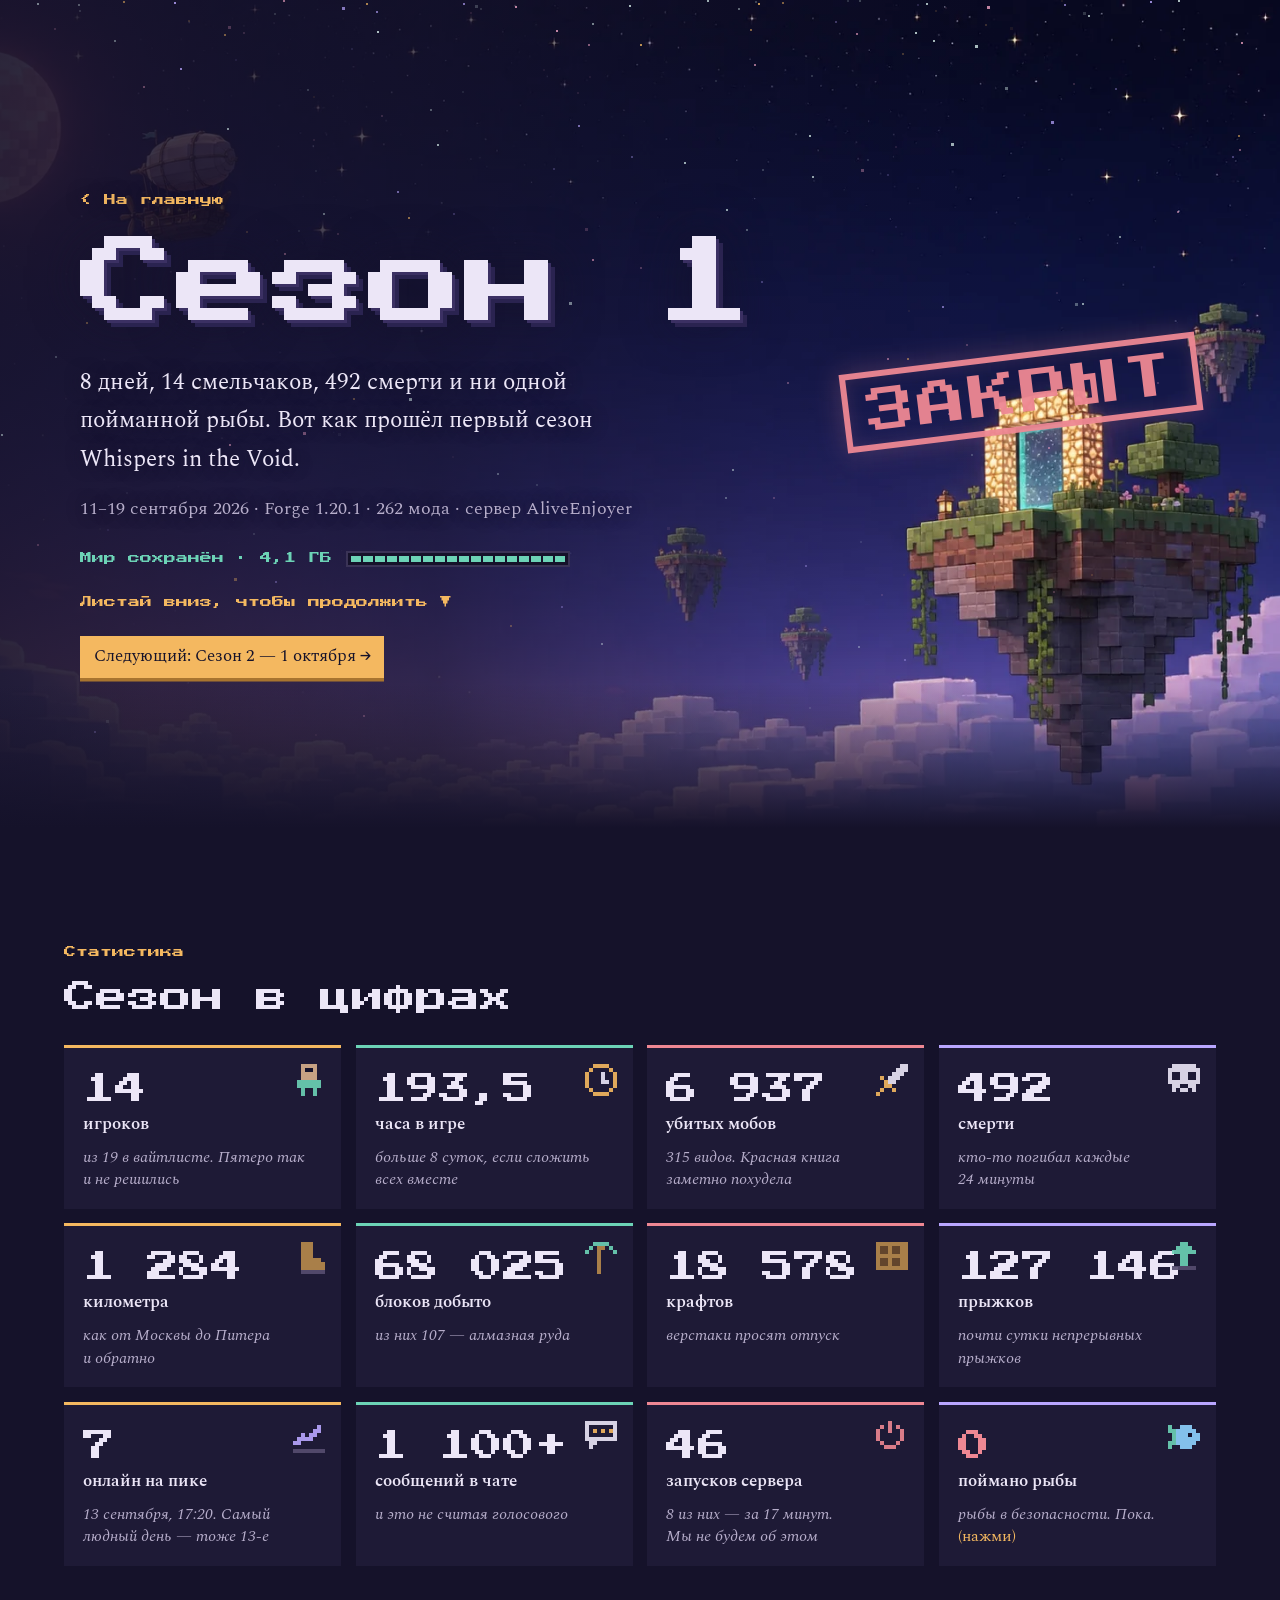
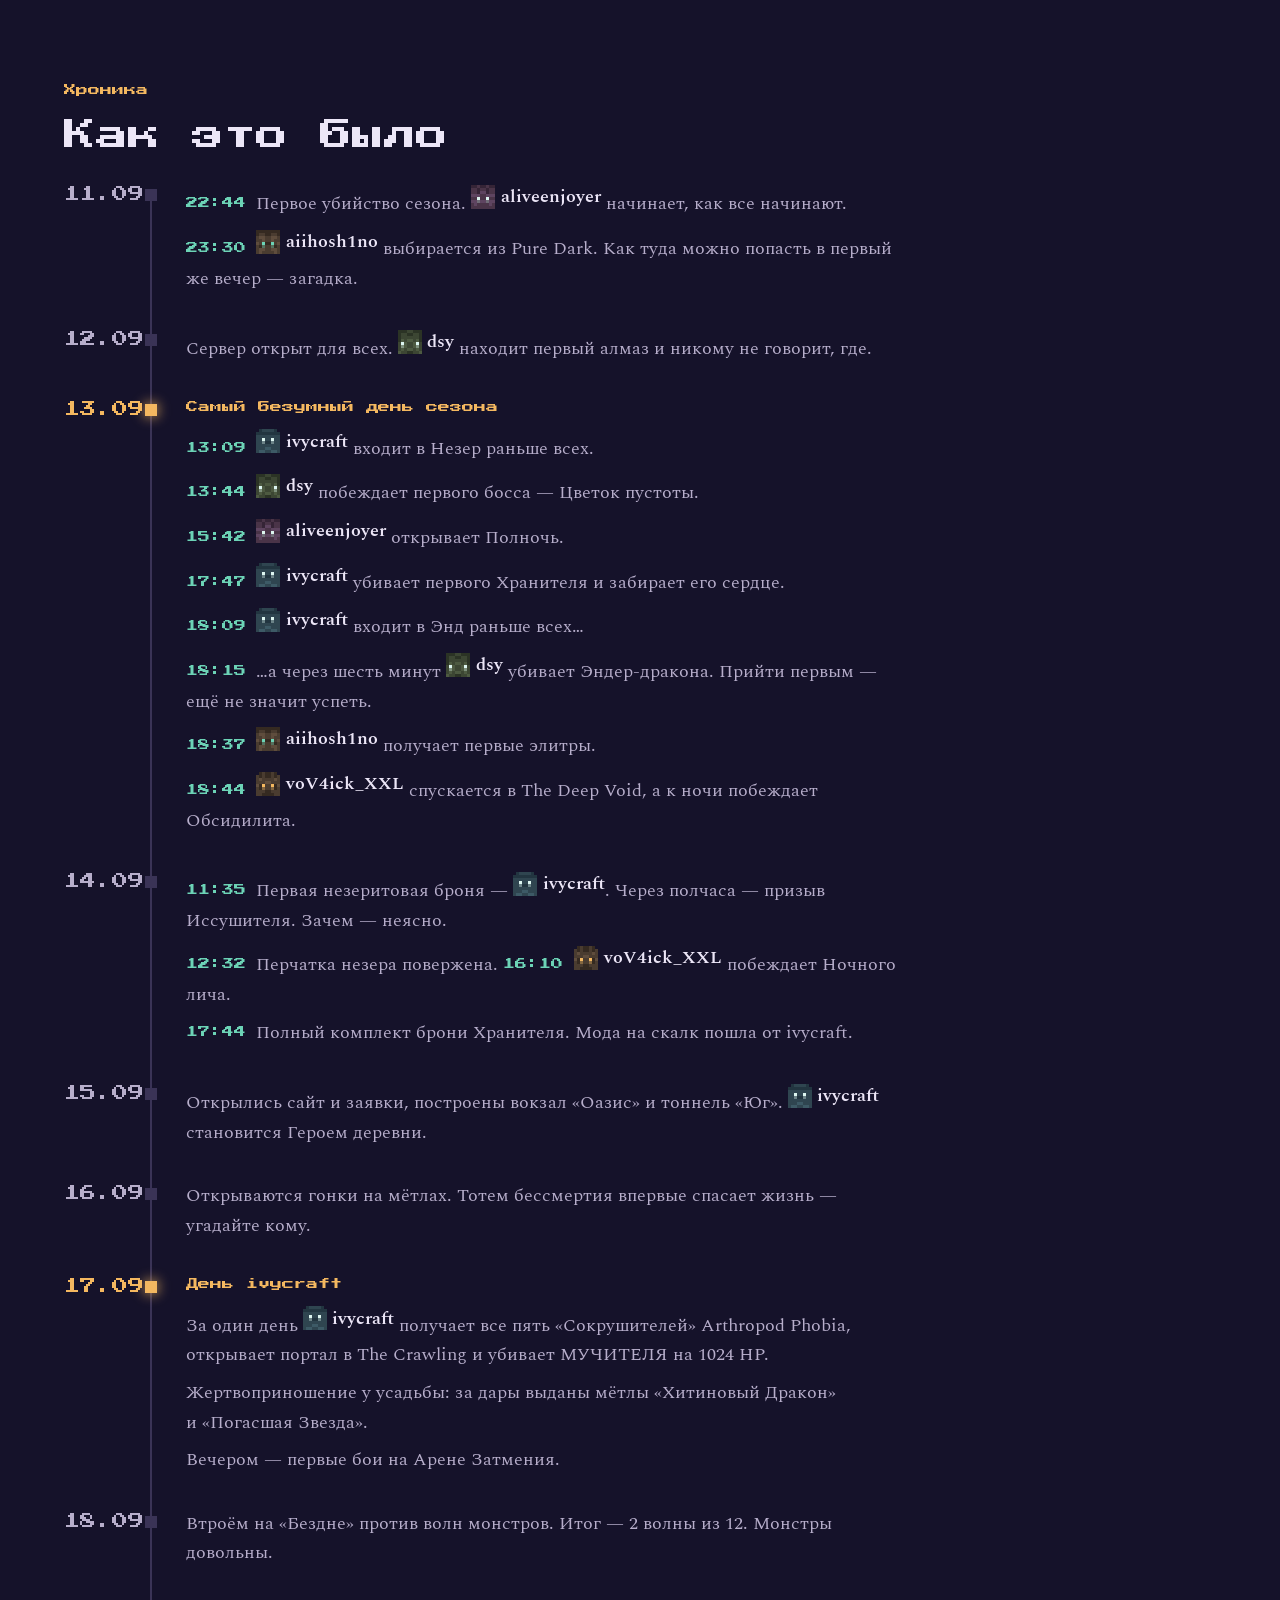
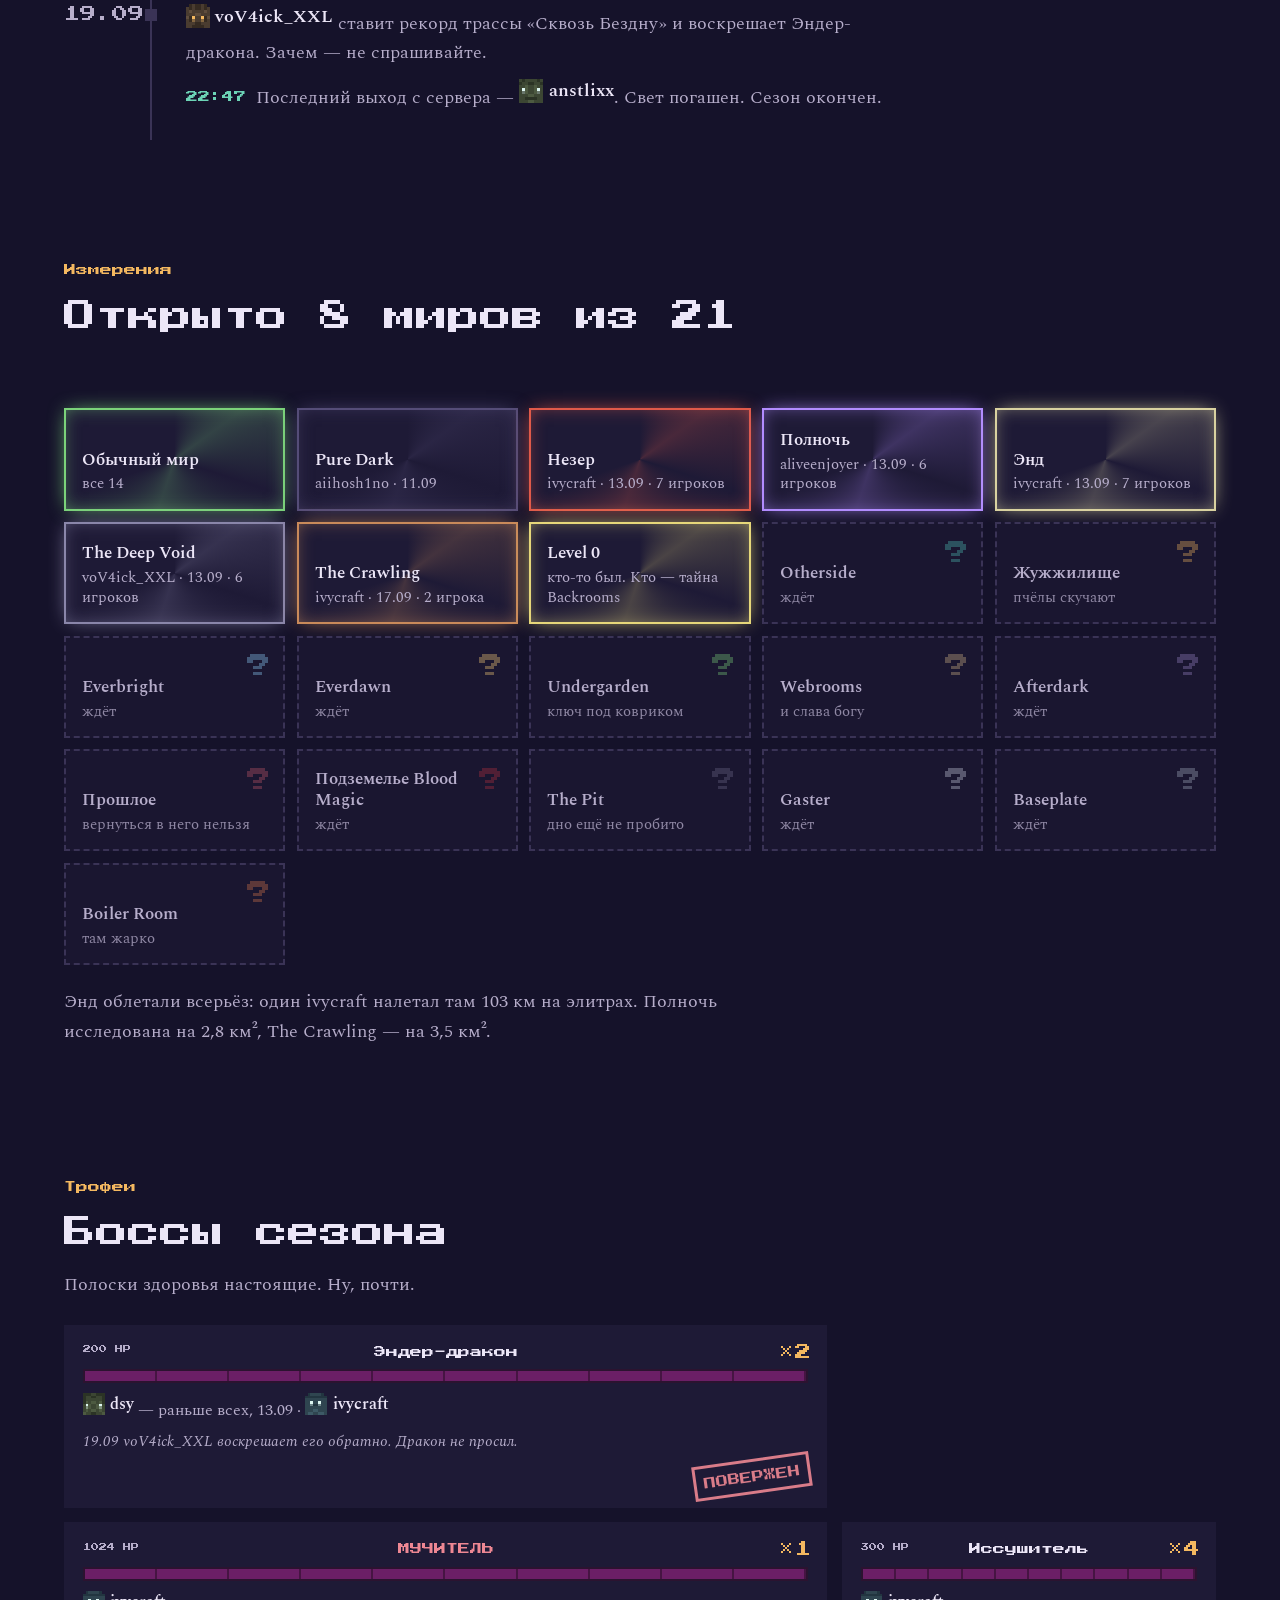
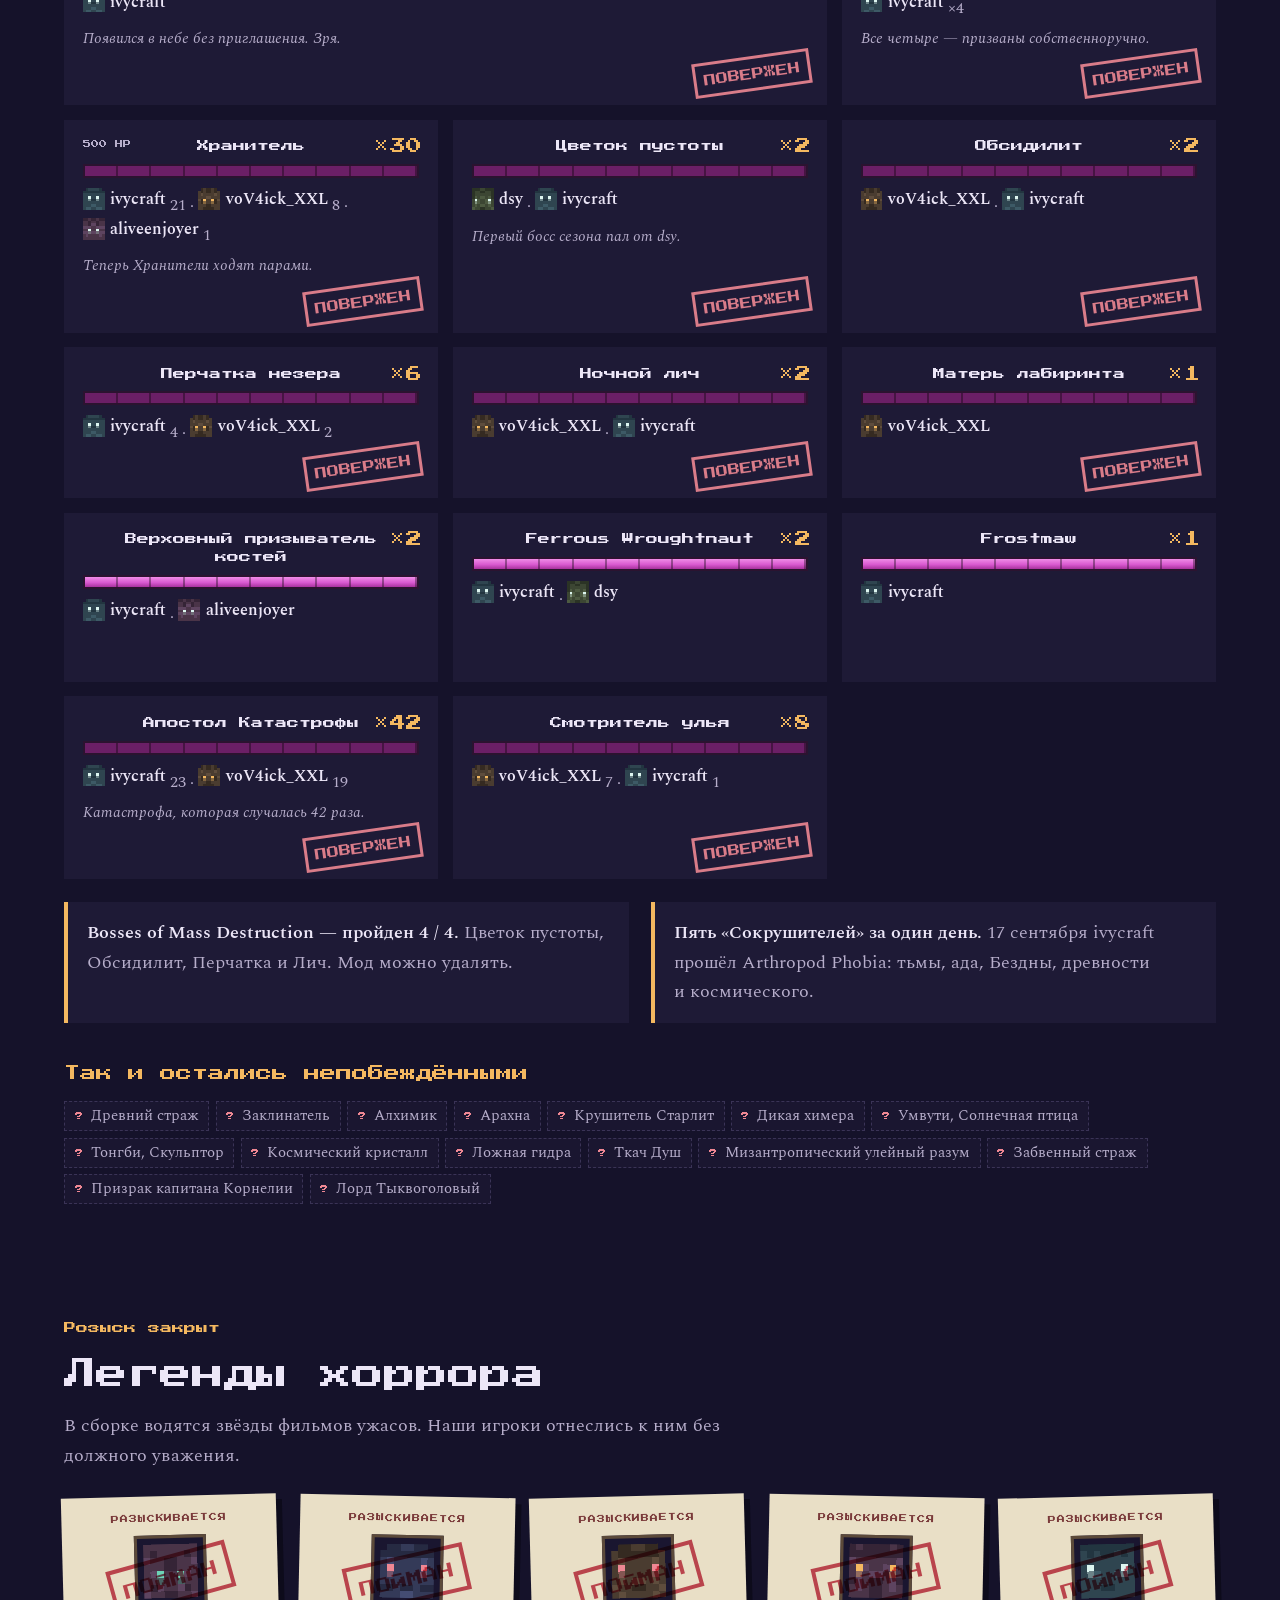
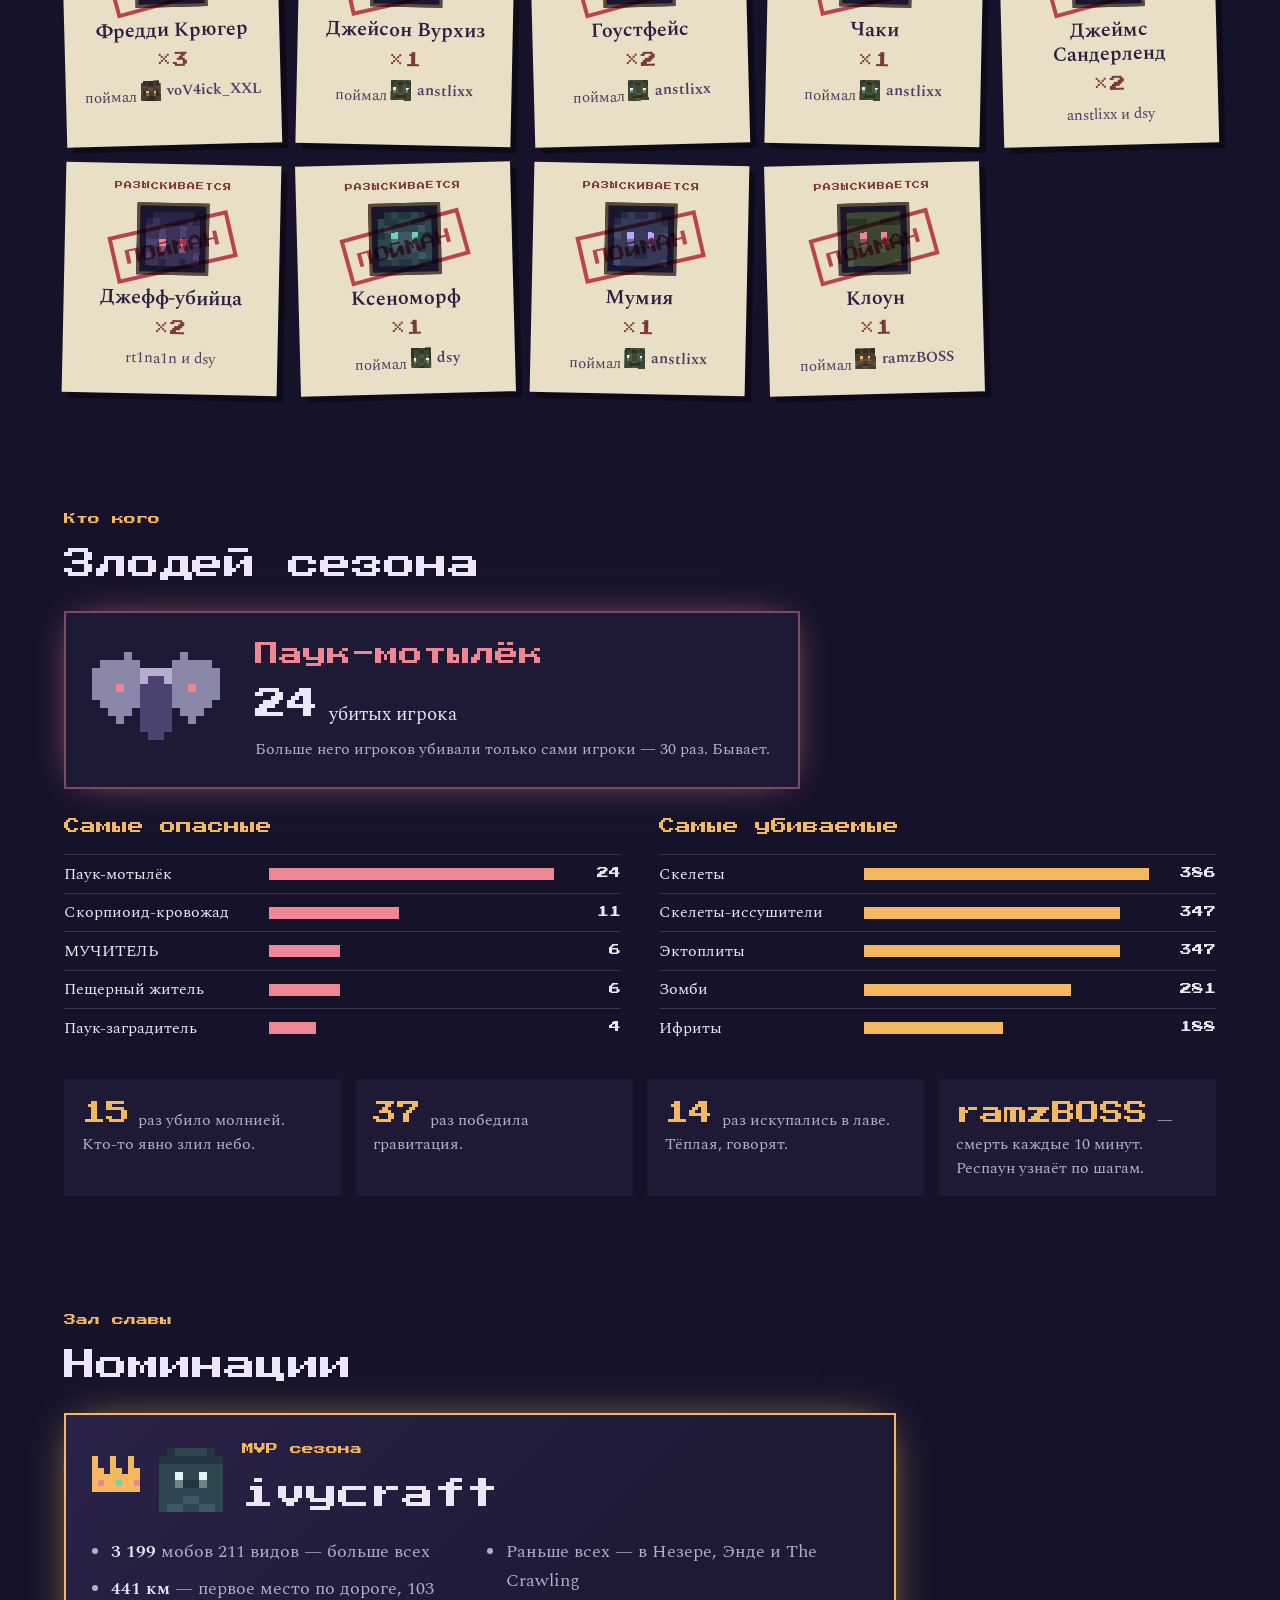
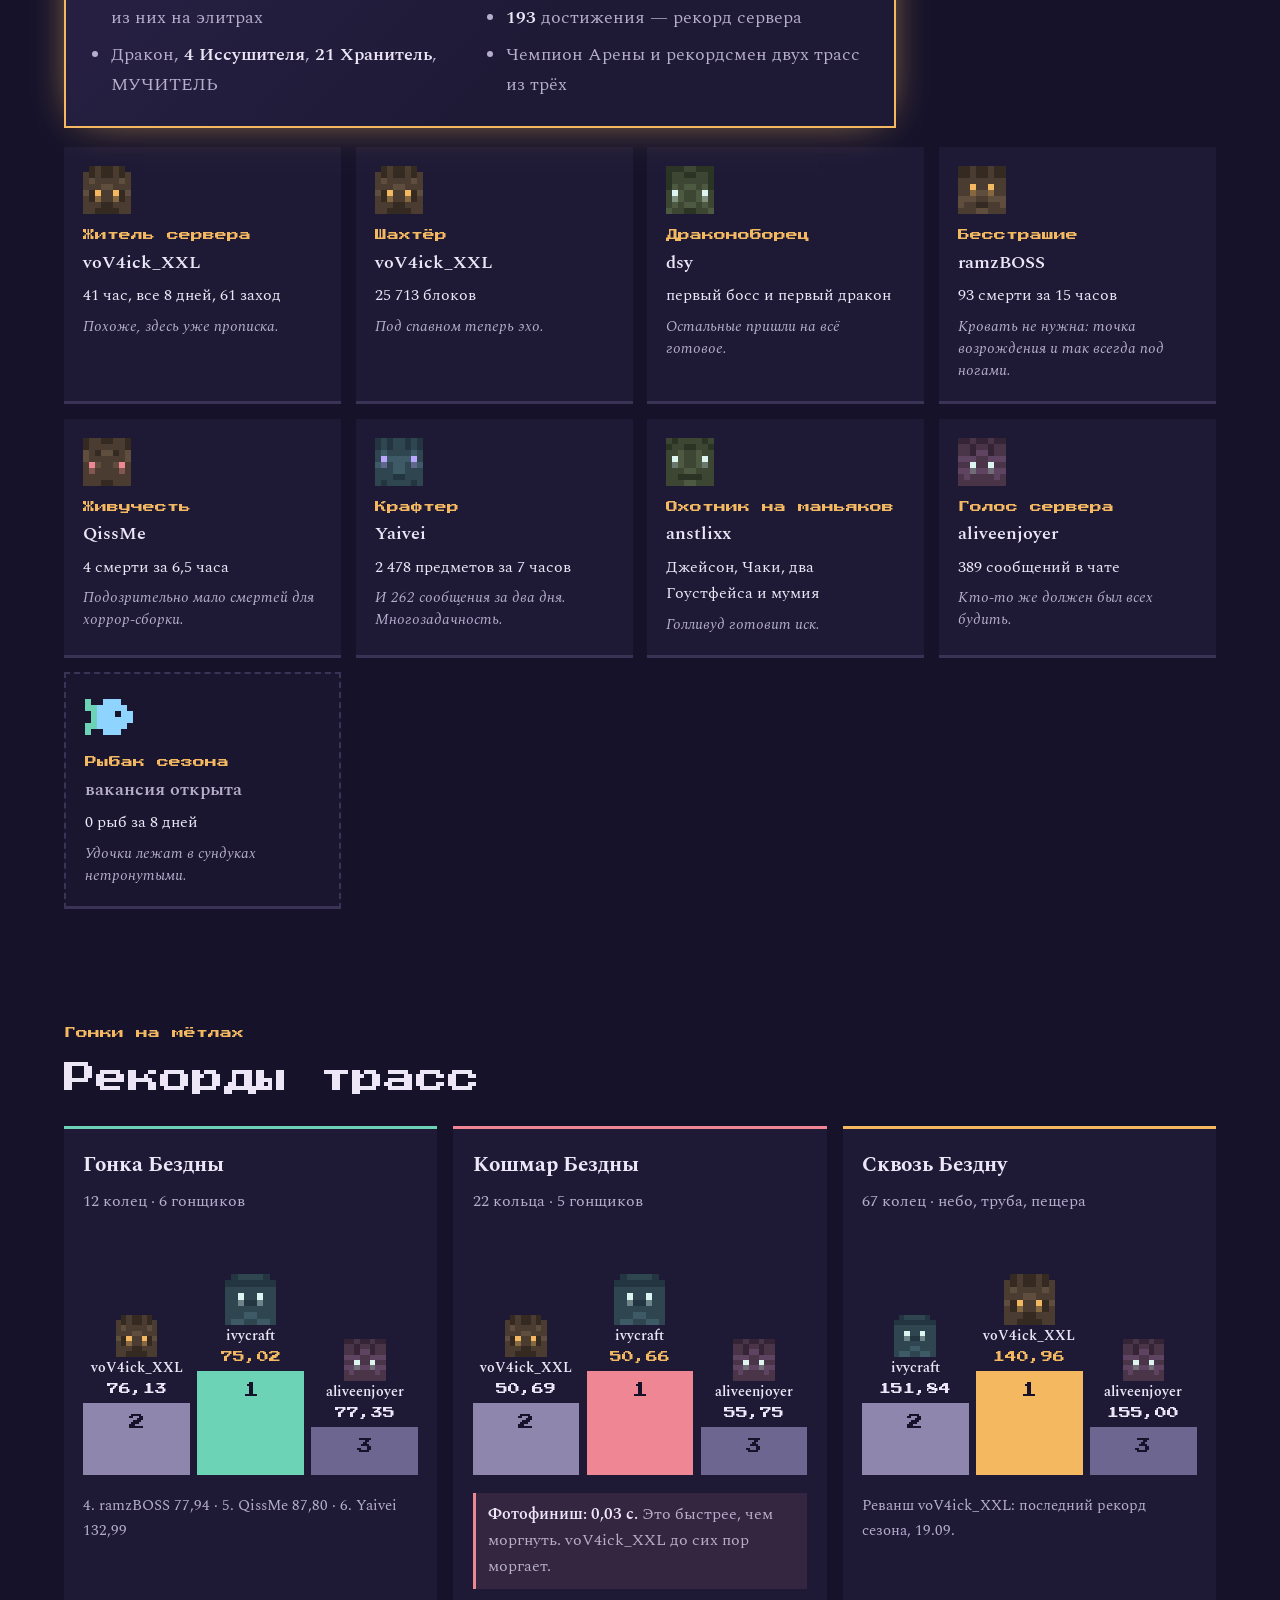
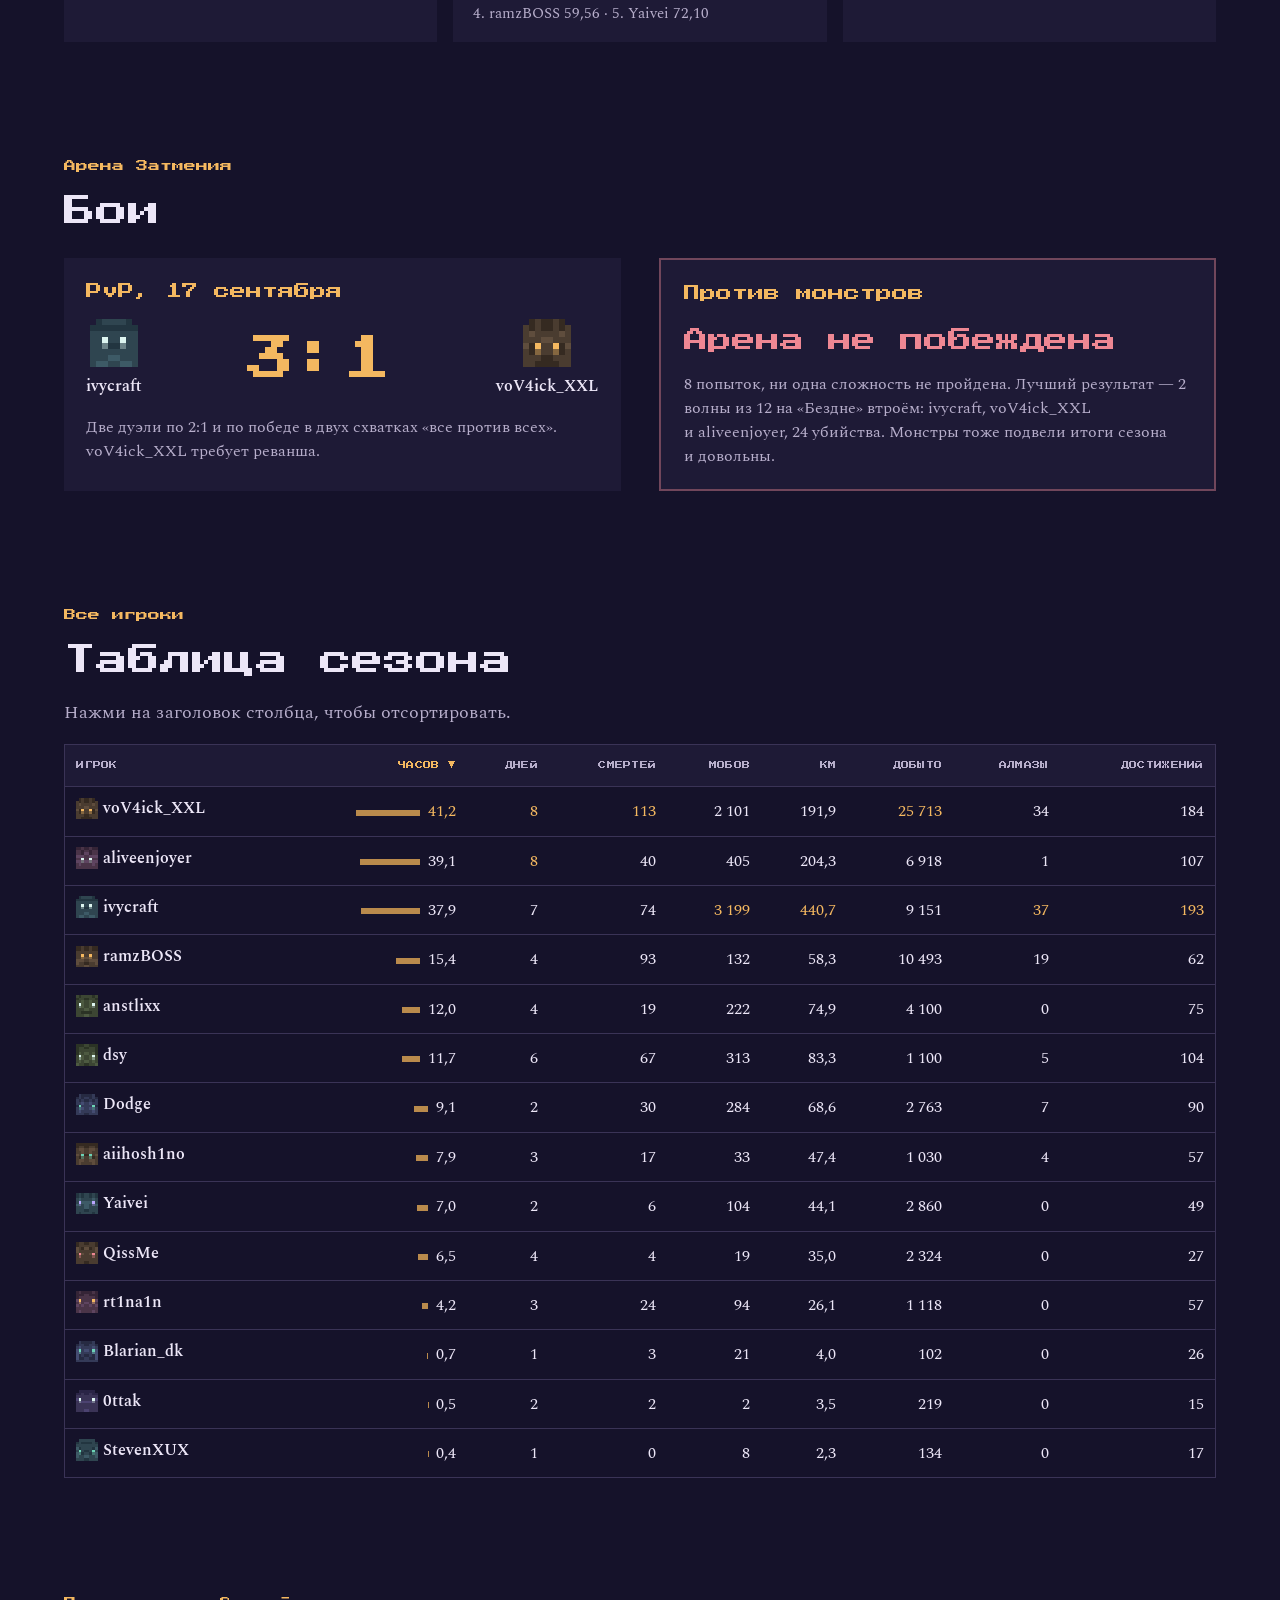
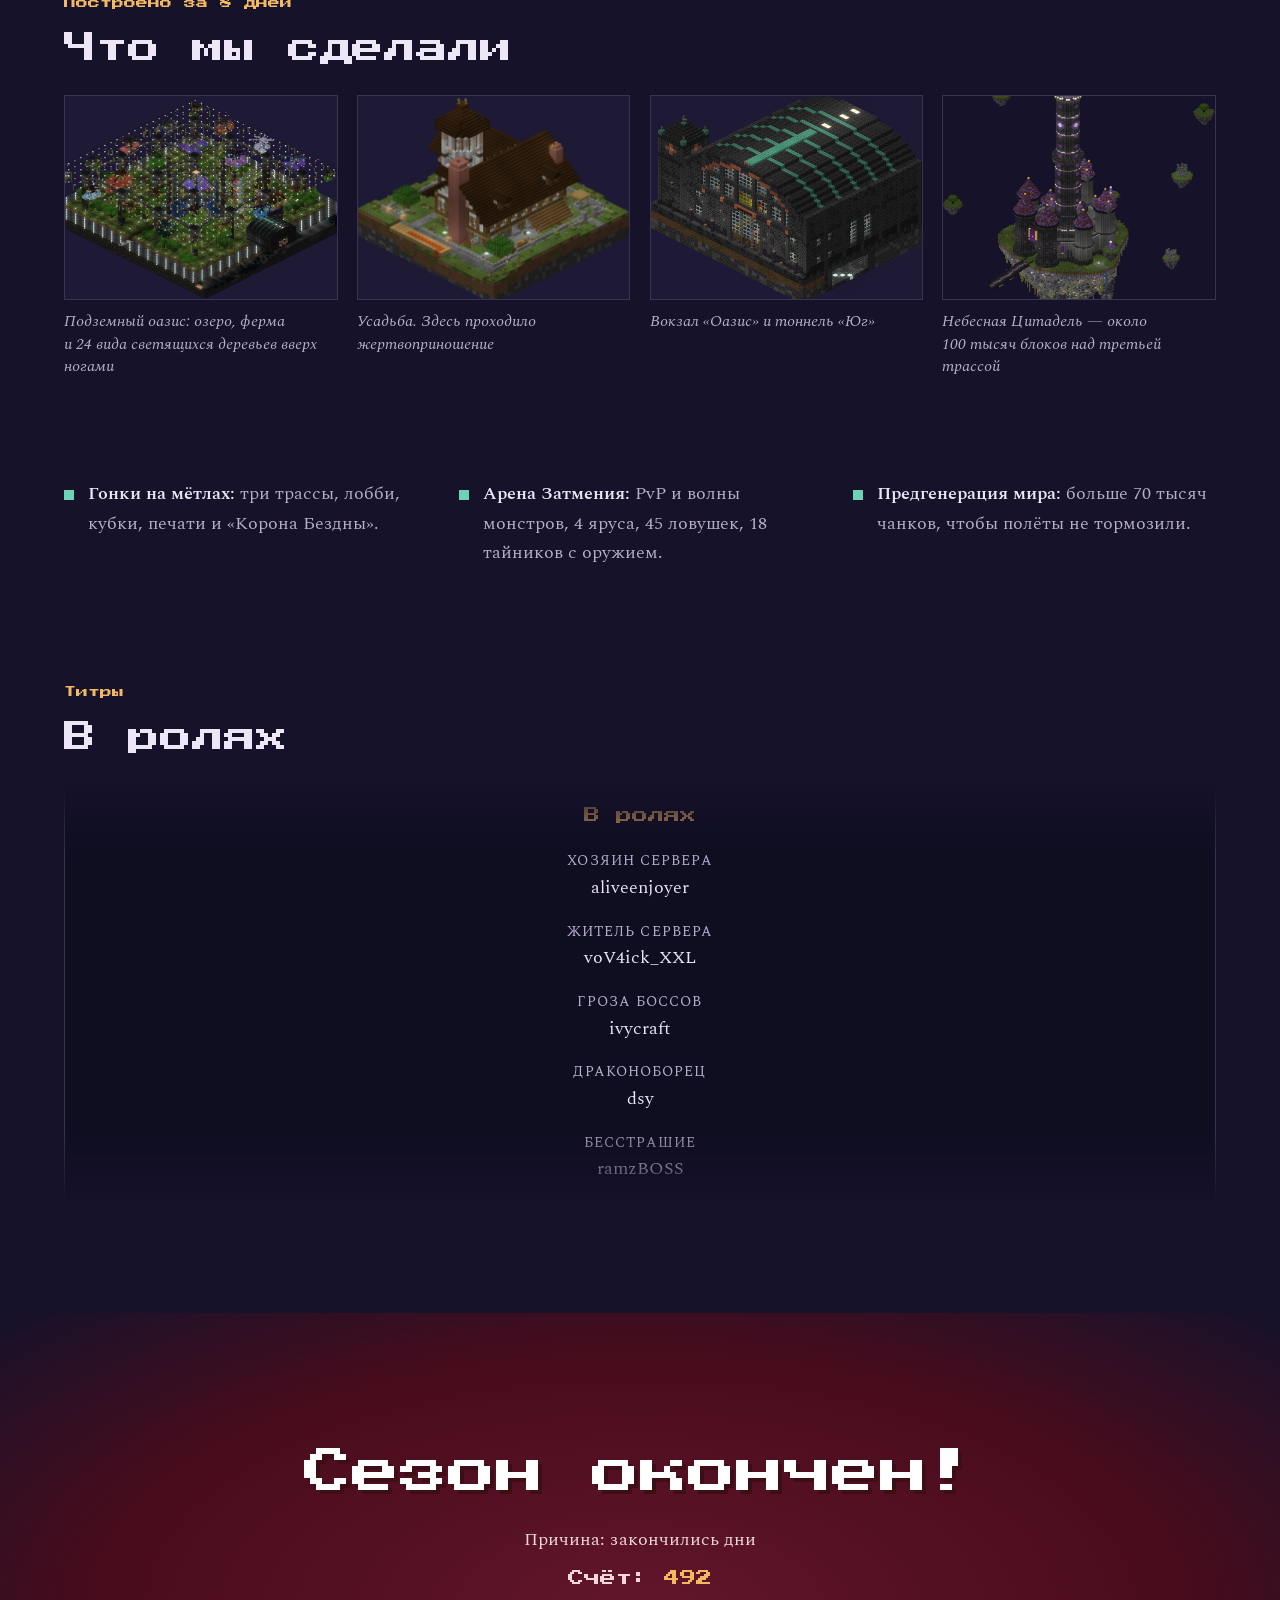
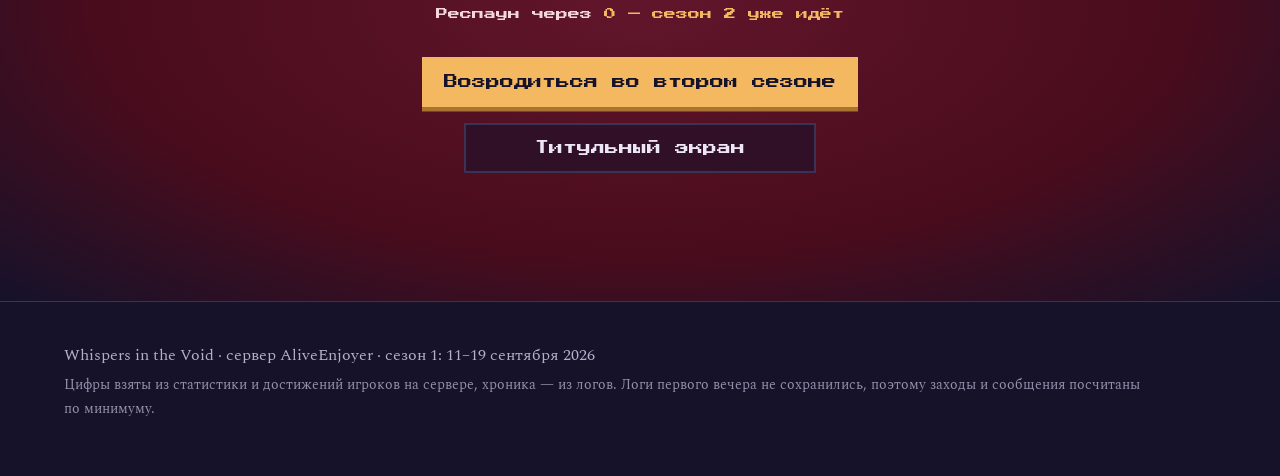
<file: minecraft/season1.html>
<!doctype html>
<html lang="ru">
<head>
<meta charset="utf-8">
<meta name="viewport" content="width=device-width, initial-scale=1">
<title>Сезон 1 — итоги · Whispers in the Void</title>
<meta name="description" content="Итоги первого сезона хоррор-сервера Whispers in the Void: 14 игроков, 492 смерти, 8 открытых миров, поверженные боссы, рекорды гонок на мётлах и ни одной пойманной рыбы.">
<meta property="og:type" content="article">
<meta property="og:title" content="Whispers in the Void — Сезон 1 закрыт">
<meta property="og:description" content="8 дней, 14 смельчаков, 492 смерти и ни одной пойманной рыбы. Итоги первого сезона.">
<meta property="og:image" content="https://aliveenjoyer.art/minecraft/img/og.jpg">
<meta name="twitter:card" content="summary_large_image">
<meta name="theme-color" content="#15122a">
<link rel="icon" href="data:image/svg+xml,%3Csvg xmlns='http://www.w3.org/2000/svg' viewBox='0 0 8 8' shape-rendering='crispEdges'%3E%3Crect width='8' height='8' fill='%2315122a'/%3E%3Crect x='3' y='0' width='2' height='1' fill='%23574e70'/%3E%3Crect x='2' y='1' width='4' height='1' fill='%23574e70'/%3E%3Crect x='2' y='2' width='4' height='4' fill='%23f4b860'/%3E%3Crect x='3' y='3' width='2' height='2' fill='%23fff1cf'/%3E%3Crect x='2' y='6' width='4' height='1' fill='%23574e70'/%3E%3C/svg%3E">
<link rel="preconnect" href="https://fonts.googleapis.com">
<link rel="preconnect" href="https://fonts.gstatic.com" crossorigin>
<!-- fonts load without blocking the page: if Google is slow, text shows in the fallback font and swaps later -->
<link rel="stylesheet" href="https://fonts.googleapis.com/css2?family=Press+Start+2P&family=Spectral:ital,wght@0,400;0,600;1,400&display=swap" media="print" onload="this.media='all'">
<noscript><link rel="stylesheet" href="https://fonts.googleapis.com/css2?family=Press+Start+2P&family=Spectral:ital,wght@0,400;0,600;1,400&display=swap"></noscript>
<link rel="stylesheet" href="style.css?v=20260927b">
<link rel="stylesheet" href="season1.css?v=20260924a">
<script>document.documentElement.classList.add("js")</script>
</head>
<body class="s1">
<a class="skip" href="#numbers">К итогам</a>

<header class="hero s1-hero" id="top">
  <canvas class="ceiling" aria-hidden="true"></canvas>
  <div class="hero-text">
    <p class="news"><a href="index.html">&lt; На&nbsp;главную</a></p>
    <h1 class="s1-title"><span class="glitch" data-text="Сезон 1">Сезон 1</span></h1>
    <div class="s1-stamp" aria-hidden="true">закрыт</div>
    <p class="lede">8 дней, 14 смельчаков, 492 смерти и&nbsp;ни&nbsp;одной пойманной рыбы. Вот как прошёл первый сезон Whispers in&nbsp;the&nbsp;Void.</p>
    <p class="hosts">11–19 сентября 2026 · Forge 1.20.1 · 262 мода · сервер AliveEnjoyer</p>
    <div class="s1-save" aria-live="polite">
      <span class="s1-save-text">Сохранение мира…</span>
      <span class="s1-save-bar" aria-hidden="true"><i></i></span>
    </div>
    <p class="s1-press"><a href="#numbers">Листай вниз, чтобы продолжить ▼</a></p>
    <p class="s1-next"><a href="index.html#season2">Следующий: Сезон 2 — 1 октября&nbsp;→</a></p>
  </div>
</header>

<main>
  <!-- ======================================================= numbers -->
  <section id="numbers">
    <p class="kicker">Статистика</p>
    <h2>Сезон в&nbsp;цифрах</h2>
    <ul class="s1-stats">
      <li class="s1-stat reveal"><span class="s1-ico" data-icon="player"></span><b data-count="14">14</b><span class="s1-label">игроков</span><em>из&nbsp;19 в&nbsp;вайтлисте. Пятеро так и&nbsp;не&nbsp;решились</em></li>
      <li class="s1-stat reveal"><span class="s1-ico" data-icon="clock"></span><b data-count="193.5" data-dec="1">193,5</b><span class="s1-label">часа в&nbsp;игре</span><em>больше 8 суток, если сложить всех вместе</em></li>
      <li class="s1-stat reveal"><span class="s1-ico" data-icon="sword"></span><b data-count="6937">6 937</b><span class="s1-label">убитых мобов</span><em>315 видов. Красная книга заметно похудела</em></li>
      <li class="s1-stat reveal"><span class="s1-ico" data-icon="skull"></span><b data-count="492">492</b><span class="s1-label">смерти</span><em>кто-то погибал каждые 24&nbsp;минуты</em></li>
      <li class="s1-stat reveal"><span class="s1-ico" data-icon="boot"></span><b data-count="1284">1 284</b><span class="s1-label">километра</span><em>как от&nbsp;Москвы до&nbsp;Питера и&nbsp;обратно</em></li>
      <li class="s1-stat reveal"><span class="s1-ico" data-icon="pick"></span><b data-count="68025">68 025</b><span class="s1-label">блоков добыто</span><em>из&nbsp;них 107 — алмазная руда</em></li>
      <li class="s1-stat reveal"><span class="s1-ico" data-icon="craft"></span><b data-count="18578">18 578</b><span class="s1-label">крафтов</span><em>верстаки просят отпуск</em></li>
      <li class="s1-stat reveal"><span class="s1-ico" data-icon="jump"></span><b data-count="127146">127 146</b><span class="s1-label">прыжков</span><em>почти сутки непрерывных прыжков</em></li>
      <li class="s1-stat reveal"><span class="s1-ico" data-icon="peak"></span><b data-count="7">7</b><span class="s1-label">онлайн на&nbsp;пике</span><em>13 сентября, 17:20. Самый людный день — тоже 13-е</em></li>
      <li class="s1-stat reveal"><span class="s1-ico" data-icon="chat"></span><b data-count="1100" data-plus="1">1 100+</b><span class="s1-label">сообщений в&nbsp;чате</span><em>и&nbsp;это не&nbsp;считая голосового</em></li>
      <li class="s1-stat reveal"><span class="s1-ico" data-icon="power"></span><b data-count="46">46</b><span class="s1-label">запусков сервера</span><em>8 из&nbsp;них — за&nbsp;17 минут. Мы&nbsp;не&nbsp;будем об&nbsp;этом</em></li>
      <li class="s1-stat s1-fish reveal">
        <button type="button" class="s1-fish-btn" aria-label="Попробовать поймать рыбу">
          <span class="s1-ico" data-icon="fish"></span><b>0</b><span class="s1-label">поймано рыбы</span><em class="s1-fish-note">рыбы в&nbsp;безопасности. Пока. <span class="s1-hint">(нажми)</span></em>
        </button>
      </li>
    </ul>
  </section>

  <!-- ======================================================= chronicle -->
  <section id="chronicle">
    <p class="kicker">Хроника</p>
    <h2>Как это было</h2>
    <ol class="s1-time">
      <li class="reveal"><span class="s1-day">11.09</span><div>
        <p><time>22:44</time> Первое убийство сезона. <b data-ava="aliveenjoyer">aliveenjoyer</b> начинает, как все начинают.</p>
        <p><time>23:30</time> <b data-ava="aiihosh1no">aiihosh1no</b> выбирается из&nbsp;Pure Dark. Как туда можно попасть в&nbsp;первый же&nbsp;вечер — загадка.</p></div></li>
      <li class="reveal"><span class="s1-day">12.09</span><div>
        <p>Сервер открыт для всех. <b data-ava="dsy">dsy</b> находит первый алмаз и&nbsp;никому не&nbsp;говорит, где.</p></div></li>
      <li class="reveal s1-hot"><span class="s1-day">13.09</span><div>
        <p class="s1-daynote">Самый безумный день сезона</p>
        <p><time>13:09</time> <b data-ava="ivycraft">ivycraft</b> входит в&nbsp;Незер раньше всех.</p>
        <p><time>13:44</time> <b data-ava="dsy">dsy</b> побеждает первого босса — Цветок пустоты.</p>
        <p><time>15:42</time> <b data-ava="aliveenjoyer">aliveenjoyer</b> открывает Полночь.</p>
        <p><time>17:47</time> <b data-ava="ivycraft">ivycraft</b> убивает первого Хранителя и&nbsp;забирает его сердце.</p>
        <p><time>18:09</time> <b data-ava="ivycraft">ivycraft</b> входит в&nbsp;Энд раньше всех…</p>
        <p><time>18:15</time> …а&nbsp;через шесть минут <b data-ava="dsy">dsy</b> убивает Эндер-дракона. Прийти первым — ещё не&nbsp;значит успеть.</p>
        <p><time>18:37</time> <b data-ava="aiihosh1no">aiihosh1no</b> получает первые элитры.</p>
        <p><time>18:44</time> <b data-ava="voV4ick_XXL">voV4ick_XXL</b> спускается в&nbsp;The Deep Void, а&nbsp;к&nbsp;ночи побеждает Обсидилита.</p></div></li>
      <li class="reveal"><span class="s1-day">14.09</span><div>
        <p><time>11:35</time> Первая незеритовая броня — <b data-ava="ivycraft">ivycraft</b>. Через полчаса — призыв Иссушителя. Зачем — неясно.</p>
        <p><time>12:32</time> Перчатка незера повержена. <time>16:10</time> <b data-ava="voV4ick_XXL">voV4ick_XXL</b> побеждает Ночного лича.</p>
        <p><time>17:44</time> Полный комплект брони Хранителя. Мода на&nbsp;скалк пошла от&nbsp;ivycraft.</p></div></li>
      <li class="reveal"><span class="s1-day">15.09</span><div>
        <p>Открылись сайт и&nbsp;заявки, построены вокзал «Оазис» и&nbsp;тоннель «Юг». <b data-ava="ivycraft">ivycraft</b> становится Героем деревни.</p></div></li>
      <li class="reveal"><span class="s1-day">16.09</span><div>
        <p>Открываются гонки на&nbsp;мётлах. Тотем бессмертия впервые спасает жизнь — угадайте кому.</p></div></li>
      <li class="reveal s1-hot"><span class="s1-day">17.09</span><div>
        <p class="s1-daynote">День ivycraft</p>
        <p>За&nbsp;один день <b data-ava="ivycraft">ivycraft</b> получает все пять «Сокрушителей» Arthropod Phobia, открывает портал в&nbsp;The Crawling и&nbsp;убивает МУЧИТЕЛЯ на&nbsp;1024&nbsp;HP.</p>
        <p>Жертвоприношение у&nbsp;усадьбы: за&nbsp;дары выданы мётлы «Хитиновый Дракон» и&nbsp;«Погасшая Звезда».</p>
        <p>Вечером — первые бои на&nbsp;Арене Затмения.</p></div></li>
      <li class="reveal"><span class="s1-day">18.09</span><div>
        <p>Втроём на&nbsp;«Бездне» против волн монстров. Итог — 2 волны из&nbsp;12. Монстры довольны.</p></div></li>
      <li class="reveal"><span class="s1-day">19.09</span><div>
        <p><b data-ava="voV4ick_XXL">voV4ick_XXL</b> ставит рекорд трассы «Сквозь Бездну» и&nbsp;воскрешает Эндер-дракона. Зачем — не&nbsp;спрашивайте.</p>
        <p><time>22:47</time> Последний выход с&nbsp;сервера — <b data-ava="anstlixx">anstlixx</b>. Свет погашен. Сезон окончен.</p></div></li>
    </ol>
  </section>

  <!-- ======================================================= realms -->
  <section id="realms">
    <p class="kicker">Измерения</p>
    <h2>Открыто 8&nbsp;миров из&nbsp;21</h2>
    <div class="s1-progress reveal" role="img" aria-label="Открыто 8 из 21 измерения">
      <span class="s1-progress-bar"><i style="--to:38%"></i></span><span class="s1-progress-num">8 / 21</span>
    </div>
    <ul class="s1-realms">
      <li class="open reveal" style="--c:#7bd37a"><b>Обычный мир</b><span>все 14</span></li>
      <li class="open reveal" style="--c:#554d78"><b>Pure Dark</b><span>aiihosh1no · 11.09</span></li>
      <li class="open reveal" style="--c:#e05a4a"><b>Незер</b><span>ivycraft · 13.09 · 7 игроков</span></li>
      <li class="open reveal" style="--c:#b28cff"><b>Полночь</b><span>aliveenjoyer · 13.09 · 6 игроков</span></li>
      <li class="open reveal" style="--c:#d9d2a0"><b>Энд</b><span>ivycraft · 13.09 · 7 игроков</span></li>
      <li class="open reveal" style="--c:#8a86aa"><b>The Deep Void</b><span>voV4ick_XXL · 13.09 · 6 игроков</span></li>
      <li class="open reveal" style="--c:#c98a5a"><b>The Crawling</b><span>ivycraft · 17.09 · 2 игрока</span></li>
      <li class="open reveal" style="--c:#e6d77a"><b>Level 0</b><span>кто-то был. Кто — тайна Backrooms</span></li>
      <li class="shut reveal" style="--c:#4ec2b8"><b>Otherside</b><span>ждёт</span></li>
      <li class="shut reveal" style="--c:#f4b860"><b>Жужжилище</b><span>пчёлы скучают</span></li>
      <li class="shut reveal" style="--c:#8fd3ff"><b>Everbright</b><span>ждёт</span></li>
      <li class="shut reveal" style="--c:#ffd27a"><b>Everdawn</b><span>ждёт</span></li>
      <li class="shut reveal" style="--c:#7bd37a"><b>Undergarden</b><span>ключ под&nbsp;ковриком</span></li>
      <li class="shut reveal" style="--c:#d7b98a"><b>Webrooms</b><span>и&nbsp;слава богу</span></li>
      <li class="shut reveal" style="--c:#9b86c9"><b>Afterdark</b><span>ждёт</span></li>
      <li class="shut reveal" style="--c:#c65a6a"><b>Прошлое</b><span>вернуться в&nbsp;него нельзя</span></li>
      <li class="shut reveal" style="--c:#b8323f"><b>Подземелье Blood Magic</b><span>ждёт</span></li>
      <li class="shut reveal" style="--c:#6d6a8a"><b>The Pit</b><span>дно ещё не&nbsp;пробито</span></li>
      <li class="shut reveal" style="--c:#cfd3e6"><b>Gaster</b><span>ждёт</span></li>
      <li class="shut reveal" style="--c:#a7b0c2"><b>Baseplate</b><span>ждёт</span></li>
      <li class="shut reveal" style="--c:#d9774a"><b>Boiler Room</b><span>там жарко</span></li>
    </ul>
    <p class="s1-note">Энд облетали всерьёз: один ivycraft налетал там 103&nbsp;км на&nbsp;элитрах. Полночь исследована на&nbsp;2,8&nbsp;км², The Crawling — на&nbsp;3,5&nbsp;км².</p>
  </section>

  <!-- ======================================================= bosses -->
  <section id="bosses">
    <p class="kicker">Трофеи</p>
    <h2>Боссы сезона</h2>
    <p class="s1-intro">Полоски здоровья настоящие. Ну, почти.</p>
    <ul class="s1-bosses">
      <li class="s1-boss big" data-hp="200 HP"><span class="s1-bname">Эндер-дракон</span><span class="s1-bar"><i></i></span><span class="s1-kills">×2</span>
        <p><b data-ava="dsy">dsy</b> — раньше всех, 13.09 · <b data-ava="ivycraft">ivycraft</b></p><p class="s1-joke">19.09 voV4ick_XXL воскрешает его обратно. Дракон не&nbsp;просил.</p></li>
      <li class="s1-boss big" data-hp="1024 HP"><span class="s1-bname s1-red">МУЧИТЕЛЬ</span><span class="s1-bar"><i></i></span><span class="s1-kills">×1</span>
        <p><b data-ava="ivycraft">ivycraft</b></p><p class="s1-joke">Появился в&nbsp;небе без приглашения. Зря.</p></li>
      <li class="s1-boss" data-hp="300 HP"><span class="s1-bname">Иссушитель</span><span class="s1-bar"><i></i></span><span class="s1-kills">×4</span>
        <p><b data-ava="ivycraft">ivycraft</b> ×4</p><p class="s1-joke">Все четыре — призваны собственноручно.</p></li>
      <li class="s1-boss" data-hp="500 HP"><span class="s1-bname">Хранитель</span><span class="s1-bar"><i></i></span><span class="s1-kills">×30</span>
        <p><b data-ava="ivycraft">ivycraft</b> 21 · <b data-ava="voV4ick_XXL">voV4ick_XXL</b> 8 · <b data-ava="aliveenjoyer">aliveenjoyer</b> 1</p><p class="s1-joke">Теперь Хранители ходят парами.</p></li>
      <li class="s1-boss"><span class="s1-bname">Цветок пустоты</span><span class="s1-bar"><i></i></span><span class="s1-kills">×2</span>
        <p><b data-ava="dsy">dsy</b> · <b data-ava="ivycraft">ivycraft</b></p><p class="s1-joke">Первый босс сезона пал от&nbsp;dsy.</p></li>
      <li class="s1-boss"><span class="s1-bname">Обсидилит</span><span class="s1-bar"><i></i></span><span class="s1-kills">×2</span>
        <p><b data-ava="voV4ick_XXL">voV4ick_XXL</b> · <b data-ava="ivycraft">ivycraft</b></p></li>
      <li class="s1-boss"><span class="s1-bname">Перчатка незера</span><span class="s1-bar"><i></i></span><span class="s1-kills">×6</span>
        <p><b data-ava="ivycraft">ivycraft</b> 4 · <b data-ava="voV4ick_XXL">voV4ick_XXL</b> 2</p></li>
      <li class="s1-boss"><span class="s1-bname">Ночной лич</span><span class="s1-bar"><i></i></span><span class="s1-kills">×2</span>
        <p><b data-ava="voV4ick_XXL">voV4ick_XXL</b> · <b data-ava="ivycraft">ivycraft</b></p></li>
      <li class="s1-boss"><span class="s1-bname">Матерь лабиринта</span><span class="s1-bar"><i></i></span><span class="s1-kills">×1</span>
        <p><b data-ava="voV4ick_XXL">voV4ick_XXL</b></p></li>
      <li class="s1-boss"><span class="s1-bname">Верховный призыватель костей</span><span class="s1-bar"><i></i></span><span class="s1-kills">×2</span>
        <p><b data-ava="ivycraft">ivycraft</b> · <b data-ava="aliveenjoyer">aliveenjoyer</b></p></li>
      <li class="s1-boss"><span class="s1-bname">Ferrous Wroughtnaut</span><span class="s1-bar"><i></i></span><span class="s1-kills">×2</span>
        <p><b data-ava="ivycraft">ivycraft</b> · <b data-ava="dsy">dsy</b></p></li>
      <li class="s1-boss"><span class="s1-bname">Frostmaw</span><span class="s1-bar"><i></i></span><span class="s1-kills">×1</span>
        <p><b data-ava="ivycraft">ivycraft</b></p></li>
      <li class="s1-boss"><span class="s1-bname">Апостол Катастрофы</span><span class="s1-bar"><i></i></span><span class="s1-kills">×42</span>
        <p><b data-ava="ivycraft">ivycraft</b> 23 · <b data-ava="voV4ick_XXL">voV4ick_XXL</b> 19</p><p class="s1-joke">Катастрофа, которая случалась 42 раза.</p></li>
      <li class="s1-boss"><span class="s1-bname">Смотритель улья</span><span class="s1-bar"><i></i></span><span class="s1-kills">×8</span>
        <p><b data-ava="voV4ick_XXL">voV4ick_XXL</b> 7 · <b data-ava="ivycraft">ivycraft</b> 1</p></li>
    </ul>
    <div class="s1-badges">
      <p class="s1-badge reveal"><b>Bosses of Mass Destruction — пройден 4&nbsp;/&nbsp;4.</b> Цветок пустоты, Обсидилит, Перчатка и&nbsp;Лич. Мод можно удалять.</p>
      <p class="s1-badge reveal"><b>Пять «Сокрушителей» за&nbsp;один день.</b> 17 сентября ivycraft прошёл Arthropod Phobia: тьмы, ада, Бездны, древности и&nbsp;космического.</p>
    </div>
    <h3 class="s1-h3">Так и&nbsp;остались непобеждёнными</h3>
    <ul class="chips s1-unbeaten">
      <li>Древний страж</li><li>Заклинатель</li><li>Алхимик</li><li>Арахна</li><li>Крушитель Старлит</li><li>Дикая химера</li>
      <li>Умвути, Солнечная птица</li><li>Тонгби, Скульптор</li><li>Космический кристалл</li><li>Ложная гидра</li><li>Ткач Душ</li>
      <li>Мизантропический улейный разум</li><li>Забвенный страж</li><li>Призрак капитана Корнелии</li><li>Лорд Тыквоголовый</li>
    </ul>
  </section>

  <!-- ======================================================= horror -->
  <section id="horror">
    <p class="kicker">Розыск закрыт</p>
    <h2>Легенды хоррора</h2>
    <p class="s1-intro">В&nbsp;сборке водятся звёзды фильмов ужасов. Наши игроки отнеслись к&nbsp;ним без должного уважения.</p>
    <ul class="s1-wanted">
      <li class="reveal"><span class="s1-wh">Разыскивается</span><span class="s1-portrait" data-face="Фредди Крюгер"></span><b>Фредди Крюгер</b><span class="s1-times">×3</span><span class="s1-by">поймал <i data-ava="voV4ick_XXL">voV4ick_XXL</i></span><span class="s1-caught">Пойман</span></li>
      <li class="reveal"><span class="s1-wh">Разыскивается</span><span class="s1-portrait" data-face="Джейсон Вурхиз"></span><b>Джейсон Вурхиз</b><span class="s1-times">×1</span><span class="s1-by">поймал <i data-ava="anstlixx">anstlixx</i></span><span class="s1-caught">Пойман</span></li>
      <li class="reveal"><span class="s1-wh">Разыскивается</span><span class="s1-portrait" data-face="Гоустфейс"></span><b>Гоустфейс</b><span class="s1-times">×2</span><span class="s1-by">поймал <i data-ava="anstlixx">anstlixx</i></span><span class="s1-caught">Пойман</span></li>
      <li class="reveal"><span class="s1-wh">Разыскивается</span><span class="s1-portrait" data-face="Чаки"></span><b>Чаки</b><span class="s1-times">×1</span><span class="s1-by">поймал <i data-ava="anstlixx">anstlixx</i></span><span class="s1-caught">Пойман</span></li>
      <li class="reveal"><span class="s1-wh">Разыскивается</span><span class="s1-portrait" data-face="Джеймс Сандерленд"></span><b>Джеймс Сандерленд</b><span class="s1-times">×2</span><span class="s1-by">anstlixx и&nbsp;dsy</span><span class="s1-caught">Пойман</span></li>
      <li class="reveal"><span class="s1-wh">Разыскивается</span><span class="s1-portrait" data-face="Джефф-убийца"></span><b>Джефф-убийца</b><span class="s1-times">×2</span><span class="s1-by">rt1na1n и&nbsp;dsy</span><span class="s1-caught">Пойман</span></li>
      <li class="reveal"><span class="s1-wh">Разыскивается</span><span class="s1-portrait" data-face="Ксеноморф"></span><b>Ксеноморф</b><span class="s1-times">×1</span><span class="s1-by">поймал <i data-ava="dsy">dsy</i></span><span class="s1-caught">Пойман</span></li>
      <li class="reveal"><span class="s1-wh">Разыскивается</span><span class="s1-portrait" data-face="Мумия"></span><b>Мумия</b><span class="s1-times">×1</span><span class="s1-by">поймал <i data-ava="anstlixx">anstlixx</i></span><span class="s1-caught">Пойман</span></li>
      <li class="reveal"><span class="s1-wh">Разыскивается</span><span class="s1-portrait" data-face="Клоун"></span><b>Клоун</b><span class="s1-times">×1</span><span class="s1-by">поймал <i data-ava="ramzBOSS">ramzBOSS</i></span><span class="s1-caught">Пойман</span></li>
    </ul>
  </section>

  <!-- ======================================================= villain -->
  <section id="villain">
    <p class="kicker">Кто кого</p>
    <h2>Злодей сезона</h2>
    <div class="s1-villain reveal">
      <div class="s1-moth" aria-hidden="true"><svg class="s1-moth-a" viewBox="0 0 16 12"></svg><svg class="s1-moth-b" viewBox="0 0 16 12"></svg></div>
      <div>
        <p class="s1-vname">Паук-мотылёк</p>
        <p class="s1-vnum"><b data-count="24">24</b> убитых игрока</p>
        <p class="s1-muted">Больше него игроков убивали только сами игроки — 30 раз. Бывает.</p>
      </div>
    </div>
    <div class="s1-two">
      <div class="reveal">
        <h3 class="s1-h3">Самые опасные</h3>
        <ul class="s1-bars">
          <li style="--v:24"><span>Паук-мотылёк</span><i></i><b>24</b></li>
          <li style="--v:11"><span>Скорпиоид-кровожад</span><i></i><b>11</b></li>
          <li style="--v:6"><span>МУЧИТЕЛЬ</span><i></i><b>6</b></li>
          <li style="--v:6"><span>Пещерный житель</span><i></i><b>6</b></li>
          <li style="--v:4"><span>Паук-заградитель</span><i></i><b>4</b></li>
        </ul>
      </div>
      <div class="reveal">
        <h3 class="s1-h3">Самые убиваемые</h3>
        <ul class="s1-bars s1-bars-gold">
          <li style="--v:386"><span>Скелеты</span><i></i><b>386</b></li>
          <li style="--v:347"><span>Скелеты-иссушители</span><i></i><b>347</b></li>
          <li style="--v:347"><span>Эктоплиты</span><i></i><b>347</b></li>
          <li style="--v:281"><span>Зомби</span><i></i><b>281</b></li>
          <li style="--v:188"><span>Ифриты</span><i></i><b>188</b></li>
        </ul>
      </div>
    </div>
    <ul class="s1-deaths">
      <li class="reveal"><b>15</b> раз убило молнией.<br>Кто-то явно злил небо.</li>
      <li class="reveal"><b>37</b> раз победила гравитация.</li>
      <li class="reveal"><b>14</b> раз искупались в&nbsp;лаве.<br>Тёплая, говорят.</li>
      <li class="reveal"><b>ramzBOSS</b> — смерть каждые 10&nbsp;минут.<br>Респаун узнаёт по&nbsp;шагам.</li>
    </ul>
  </section>

  <!-- ======================================================= awards -->
  <section id="awards">
    <p class="kicker">Зал славы</p>
    <h2>Номинации</h2>
    <div class="s1-mvp reveal">
      <div class="s1-mvp-head"><span class="s1-crown" aria-hidden="true"></span><span class="s1-mvp-ava" data-ava-big="ivycraft"></span>
        <div><p class="s1-mvp-t">MVP сезона</p><p class="s1-mvp-n">ivycraft</p></div></div>
      <ul class="s1-mvp-list">
        <li><b>3 199</b> мобов 211 видов — больше всех</li>
        <li><b>441 км</b> — первое место по&nbsp;дороге, 103 из&nbsp;них на&nbsp;элитрах</li>
        <li>Дракон, <b>4 Иссушителя</b>, <b>21 Хранитель</b>, МУЧИТЕЛЬ</li>
        <li>Раньше всех — в&nbsp;Незере, Энде и&nbsp;The Crawling</li>
        <li><b>193</b> достижения — рекорд сервера</li>
        <li>Чемпион Арены и&nbsp;рекордсмен двух трасс из&nbsp;трёх</li>
      </ul>
    </div>
    <ul class="s1-awards">
      <li class="reveal"><span data-ava-big="voV4ick_XXL"></span><p class="s1-at">Житель сервера</p><p class="s1-an">voV4ick_XXL</p><p class="s1-as">41 час, все 8&nbsp;дней, 61 заход</p><p class="s1-aj">Похоже, здесь уже прописка.</p></li>
      <li class="reveal"><span data-ava-big="voV4ick_XXL"></span><p class="s1-at">Шахтёр</p><p class="s1-an">voV4ick_XXL</p><p class="s1-as">25 713 блоков</p><p class="s1-aj">Под спавном теперь эхо.</p></li>
      <li class="reveal"><span data-ava-big="dsy"></span><p class="s1-at">Драконоборец</p><p class="s1-an">dsy</p><p class="s1-as">первый босс и&nbsp;первый дракон</p><p class="s1-aj">Остальные пришли на&nbsp;всё готовое.</p></li>
      <li class="reveal"><span data-ava-big="ramzBOSS"></span><p class="s1-at">Бесстрашие</p><p class="s1-an">ramzBOSS</p><p class="s1-as">93 смерти за&nbsp;15 часов</p><p class="s1-aj">Кровать не&nbsp;нужна: точка возрождения и&nbsp;так всегда под ногами.</p></li>
      <li class="reveal"><span data-ava-big="QissMe"></span><p class="s1-at">Живучесть</p><p class="s1-an">QissMe</p><p class="s1-as">4 смерти за&nbsp;6,5 часа</p><p class="s1-aj">Подозрительно мало смертей для хоррор-сборки.</p></li>
      <li class="reveal"><span data-ava-big="Yaivei"></span><p class="s1-at">Крафтер</p><p class="s1-an">Yaivei</p><p class="s1-as">2 478 предметов за&nbsp;7 часов</p><p class="s1-aj">И&nbsp;262 сообщения за&nbsp;два дня. Многозадачность.</p></li>
      <li class="reveal"><span data-ava-big="anstlixx"></span><p class="s1-at">Охотник на&nbsp;маньяков</p><p class="s1-an">anstlixx</p><p class="s1-as">Джейсон, Чаки, два Гоустфейса и&nbsp;мумия</p><p class="s1-aj">Голливуд готовит иск.</p></li>
      <li class="reveal"><span data-ava-big="aliveenjoyer"></span><p class="s1-at">Голос сервера</p><p class="s1-an">aliveenjoyer</p><p class="s1-as">389 сообщений в&nbsp;чате</p><p class="s1-aj">Кто-то же&nbsp;должен был всех будить.</p></li>
      <li class="reveal s1-vacant"><span class="s1-ico s1-ico-big" data-icon="fish"></span><p class="s1-at">Рыбак сезона</p><p class="s1-an">вакансия открыта</p><p class="s1-as">0 рыб за&nbsp;8 дней</p><p class="s1-aj">Удочки лежат в&nbsp;сундуках нетронутыми.</p></li>
    </ul>
  </section>

  <!-- ======================================================= races -->
  <section id="races-s1">
    <p class="kicker">Гонки на&nbsp;мётлах</p>
    <h2>Рекорды трасс</h2>
    <div class="s1-tracks">
      <div class="s1-track reveal" style="--t:var(--copper)">
        <h3>Гонка Бездны</h3><p class="s1-muted">12 колец · 6 гонщиков</p>
        <ol class="s1-podium">
          <li class="p2"><span data-ava-big="voV4ick_XXL"></span><b>voV4ick_XXL</b><em>76,13</em><i>2</i></li>
          <li class="p1"><span data-ava-big="ivycraft"></span><b>ivycraft</b><em>75,02</em><i>1</i></li>
          <li class="p3"><span data-ava-big="aliveenjoyer"></span><b>aliveenjoyer</b><em>77,35</em><i>3</i></li>
        </ol>
        <p class="s1-rest">4. ramzBOSS 77,94 · 5. QissMe 87,80 · 6. Yaivei 132,99</p>
      </div>
      <div class="s1-track reveal" style="--t:var(--blood)">
        <h3>Кошмар Бездны</h3><p class="s1-muted">22 кольца · 5 гонщиков</p>
        <ol class="s1-podium">
          <li class="p2"><span data-ava-big="voV4ick_XXL"></span><b>voV4ick_XXL</b><em>50,69</em><i>2</i></li>
          <li class="p1"><span data-ava-big="ivycraft"></span><b>ivycraft</b><em>50,66</em><i>1</i></li>
          <li class="p3"><span data-ava-big="aliveenjoyer"></span><b>aliveenjoyer</b><em>55,75</em><i>3</i></li>
        </ol>
        <p class="s1-photo"><b>Фотофиниш: 0,03 с.</b> Это быстрее, чем моргнуть. voV4ick_XXL до&nbsp;сих пор моргает.</p>
        <p class="s1-rest">4. ramzBOSS 59,56 · 5. Yaivei 72,10</p>
      </div>
      <div class="s1-track reveal" style="--t:var(--lantern)">
        <h3>Сквозь Бездну</h3><p class="s1-muted">67 колец · небо, труба, пещера</p>
        <ol class="s1-podium">
          <li class="p2"><span data-ava-big="ivycraft"></span><b>ivycraft</b><em>151,84</em><i>2</i></li>
          <li class="p1"><span data-ava-big="voV4ick_XXL"></span><b>voV4ick_XXL</b><em>140,96</em><i>1</i></li>
          <li class="p3"><span data-ava-big="aliveenjoyer"></span><b>aliveenjoyer</b><em>155,00</em><i>3</i></li>
        </ol>
        <p class="s1-rest">Реванш voV4ick_XXL: последний рекорд сезона, 19.09.</p>
      </div>
    </div>
  </section>

  <!-- ======================================================= arena -->
  <section id="arena">
    <p class="kicker">Арена Затмения</p>
    <h2>Бои</h2>
    <div class="s1-two">
      <div class="s1-score reveal">
        <p class="s1-h3">PvP, 17 сентября</p>
        <div class="s1-vs"><span><i data-ava-big="ivycraft"></i><b>ivycraft</b></span><strong><em data-count="3">3</em>:<em data-count="1">1</em></strong><span><i data-ava-big="voV4ick_XXL"></i><b>voV4ick_XXL</b></span></div>
        <p class="s1-muted">Две дуэли по&nbsp;2:1 и&nbsp;по&nbsp;победе в&nbsp;двух схватках «все против всех». voV4ick_XXL требует реванша.</p>
      </div>
      <div class="s1-score s1-undefeated reveal">
        <p class="s1-h3">Против монстров</p>
        <p class="s1-big">Арена не&nbsp;побеждена</p>
        <p class="s1-muted">8 попыток, ни&nbsp;одна сложность не&nbsp;пройдена. Лучший результат — 2 волны из&nbsp;12 на&nbsp;«Бездне» втроём: ivycraft, voV4ick_XXL и&nbsp;aliveenjoyer, 24 убийства. Монстры тоже подвели итоги сезона и&nbsp;довольны.</p>
      </div>
    </div>
  </section>

  <!-- ======================================================= players -->
  <section id="players-s1">
    <p class="kicker">Все игроки</p>
    <h2>Таблица сезона</h2>
    <p class="s1-intro">Нажми на&nbsp;заголовок столбца, чтобы отсортировать.</p>
    <div class="s1-table-wrap">
      <table class="s1-table">
        <thead><tr>
          <th scope="col" data-k="n">Игрок</th><th scope="col" data-k="h" aria-sort="descending">Часов</th><th scope="col" data-k="d">Дней</th>
          <th scope="col" data-k="x">Смертей</th><th scope="col" data-k="m">Мобов</th><th scope="col" data-k="km">км</th>
          <th scope="col" data-k="b">Добыто</th><th scope="col" data-k="dia">Алмазы</th><th scope="col" data-k="a">Достижений</th>
        </tr></thead>
        <tbody></tbody>
      </table>
    </div>
  </section>

  <!-- ======================================================= built -->
  <section id="built">
    <p class="kicker">Построено за&nbsp;8 дней</p>
    <h2>Что мы&nbsp;сделали</h2>
    <ul class="s1-gallery">
      <li class="reveal"><img src="img/oasis-1100.webp" width="1100" height="711" loading="lazy" alt="Подземный оазис с озером и перевёрнутыми светящимися деревьями"><p>Подземный оазис: озеро, ферма и&nbsp;24&nbsp;вида светящихся деревьев вверх ногами</p></li>
      <li class="reveal"><img src="img/manor-sw.webp" width="1092" height="856" loading="lazy" alt="Усадьба в пещере"><p>Усадьба. Здесь проходило жертвоприношение</p></li>
      <li class="reveal"><img src="img/station-ext.webp" width="1050" height="820" loading="lazy" alt="Вокзал Оазис"><p>Вокзал «Оазис» и&nbsp;тоннель «Юг»</p></li>
      <li class="reveal"><img src="img/race-castle.webp" width="1000" height="1014" loading="lazy" alt="Небесная Цитадель над трассой"><p>Небесная Цитадель — около 100&nbsp;тысяч блоков над третьей трассой</p></li>
    </ul>
    <ul class="s1-built">
      <li class="reveal"><b>Русификация:</b> 75 модов и&nbsp;квесты FTB — 15&nbsp;тысяч строк перевода.</li>
      <li class="reveal"><b>Голосовой чат</b> и&nbsp;починенный фриз при входе: было 9&nbsp;секунд, стало 0.</li>
      <li class="reveal"><b>Сайт:</b> заявки, скачивание сборки, «Жители» и&nbsp;живые таблицы гонок.</li>
      <li class="reveal"><b>Гонки на&nbsp;мётлах:</b> три трассы, лобби, кубки, печати и&nbsp;«Корона Бездны».</li>
      <li class="reveal"><b>Арена Затмения:</b> PvP и&nbsp;волны монстров, 4 яруса, 45 ловушек, 18 тайников с&nbsp;оружием.</li>
      <li class="reveal"><b>Предгенерация мира:</b> больше 70&nbsp;тысяч чанков, чтобы полёты не&nbsp;тормозили.</li>
    </ul>
  </section>

  <!-- ======================================================= credits -->
  <section id="credits">
    <p class="kicker">Титры</p>
    <h2>В&nbsp;ролях</h2>
    <div class="s1-credits" tabindex="0" aria-label="Титры сезона, наведи, чтобы остановить">
      <div class="s1-roll">
        <p class="s1-cr-h">В&nbsp;ролях</p>
        <p><span>Хозяин сервера</span>aliveenjoyer</p>
        <p><span>Житель сервера</span>voV4ick_XXL</p>
        <p><span>Гроза боссов</span>ivycraft</p>
        <p><span>Драконоборец</span>dsy</p>
        <p><span>Бесстрашие</span>ramzBOSS</p>
        <p><span>Охотник на&nbsp;маньяков</span>anstlixx</p>
        <p><span>Из&nbsp;тьмы</span>aiihosh1no</p>
        <p><span>Крафтер</span>Yaivei</p>
        <p><span>Живучесть</span>QissMe</p>
        <p><span>Два дня — и&nbsp;легенда</span>Dodge</p>
        <p><span>Ловец Джеффа</span>rt1na1n</p>
        <p><span>Камео</span>Blarian_dk · 0ttak · StevenXUX</p>
        <p class="s1-cr-h">Злодеи</p>
        <p><span>Главный злодей</span>Паук-мотылёк</p>
        <p><span>Злодей второго плана</span>Скорпиоид-кровожад</p>
        <p><span>Гость с&nbsp;неба</span>МУЧИТЕЛЬ</p>
        <p class="s1-cr-h">Каскадёры</p>
        <p><span>Гравитация</span>37 выходов</p>
        <p><span>Молния</span>15 выходов на&nbsp;бис</p>
        <p><span>Лава</span>14 выходов</p>
        <p class="s1-cr-h">Особая благодарность</p>
        <p><span>Рыба</span>за&nbsp;то, что так и&nbsp;не&nbsp;попалась</p>
        <p><span>Эндер-дракон</span>за&nbsp;то, что согласился на&nbsp;второй дубль</p>
        <p class="s1-cr-h">Продолжение следует</p>
        <p>Сезон 2 — 1 октября. Новый мир, новые правила</p>
      </div>
    </div>
  </section>

  <!-- ======================================================= death screen -->
  <section id="end" class="s1-end">
    <div class="s1-death reveal">
      <p class="s1-dead">Сезон окончен!</p>
      <p class="s1-cause">Причина: закончились дни</p>
      <p class="s1-score-line">Счёт: <b>492</b></p>
      <p class="s1-respawn" aria-hidden="true">Респаун через <span data-to="2026-10-01T00:00:00+03:00">8 дн 00:00:00</span></p>
      <div class="s1-death-btns">
        <a class="btn" href="index.html#season2" id="respawn">Возродиться во&nbsp;втором сезоне</a>
        <a class="btn btn-quiet" href="index.html">Титульный экран</a>
      </div>
    </div>
  </section>
</main>

<footer>
  <p>Whispers in&nbsp;the&nbsp;Void · сервер AliveEnjoyer · сезон&nbsp;1: 11–19 сентября 2026</p>
  <p class="fine">Цифры взяты из&nbsp;статистики и&nbsp;достижений игроков на&nbsp;сервере, хроника — из&nbsp;логов. Логи первого вечера не&nbsp;сохранились, поэтому заходы и&nbsp;сообщения посчитаны по&nbsp;минимуму.</p>
</footer>

<div class="s1-fishes" aria-hidden="true"></div>
<script src="season1.js?v=20260924a" defer></script>
<script src="stat.js?v=20260925a" defer></script>
</body>
</html>
</file>
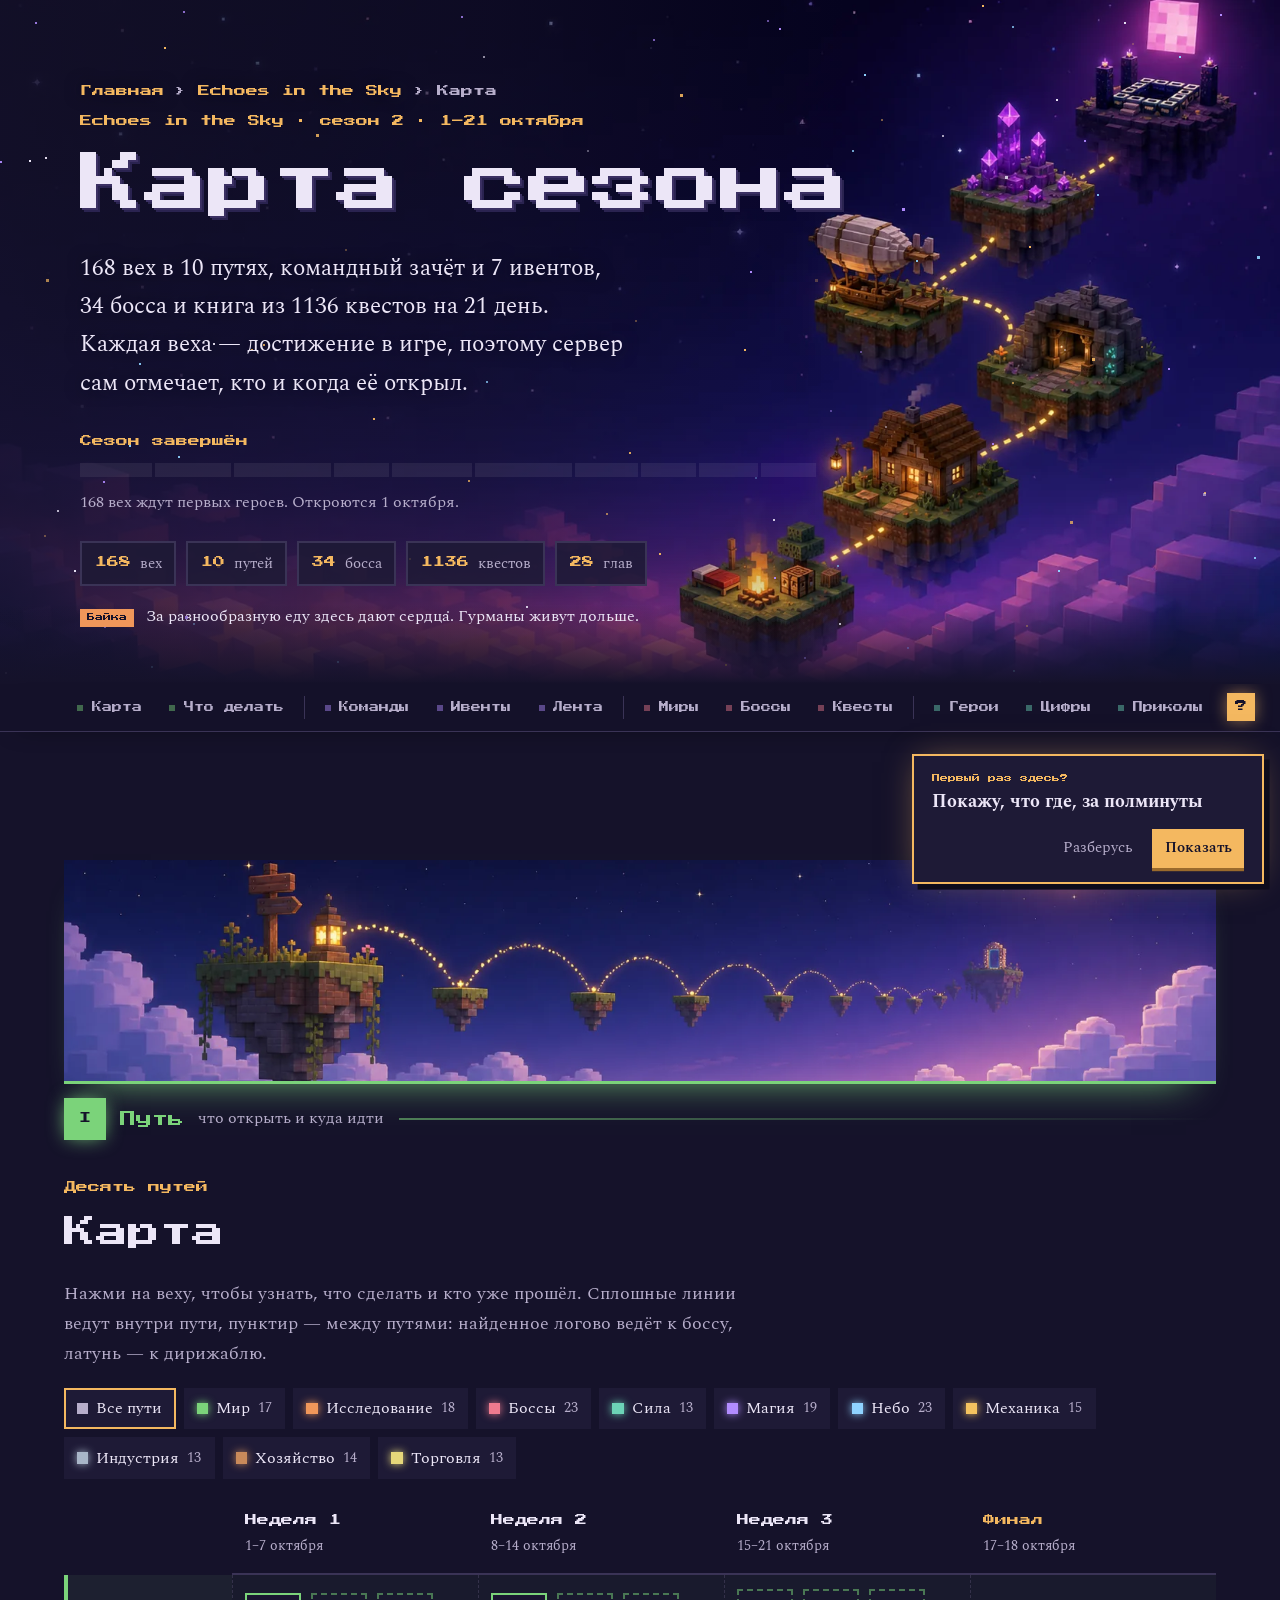
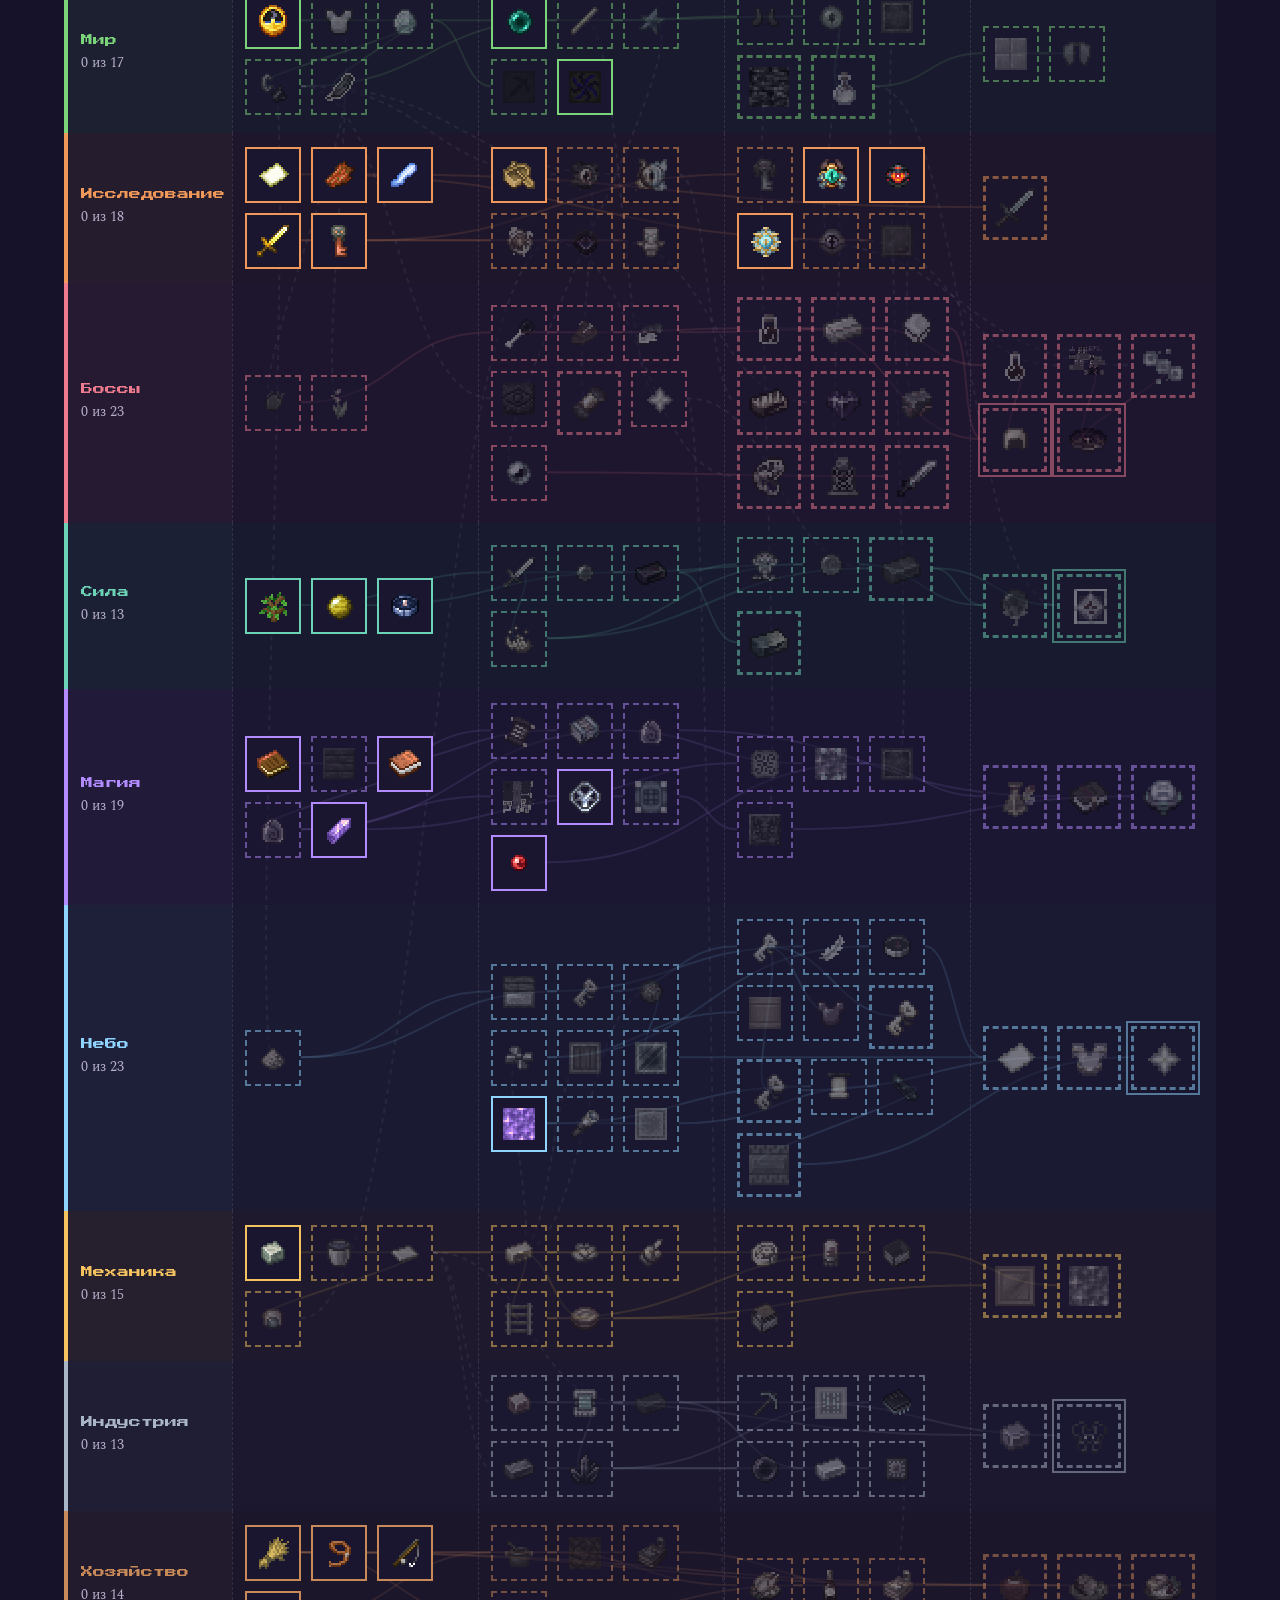
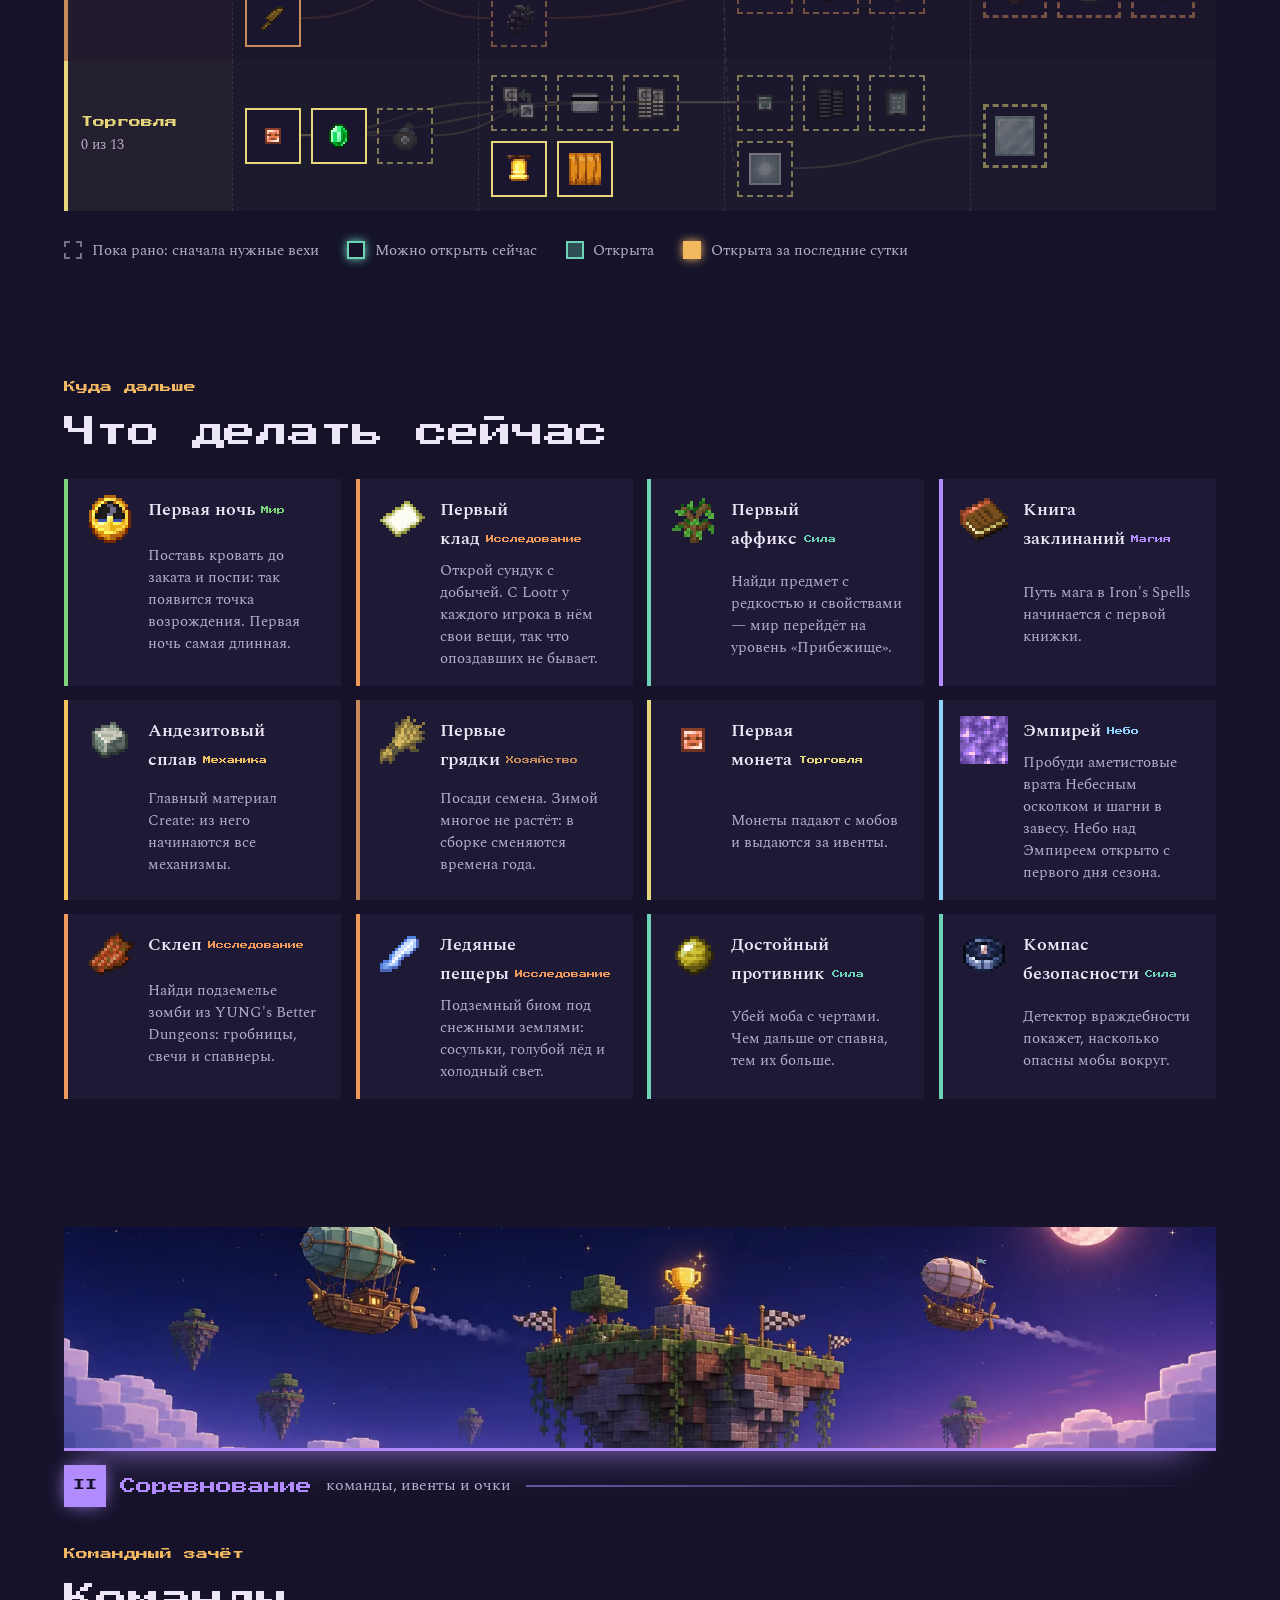
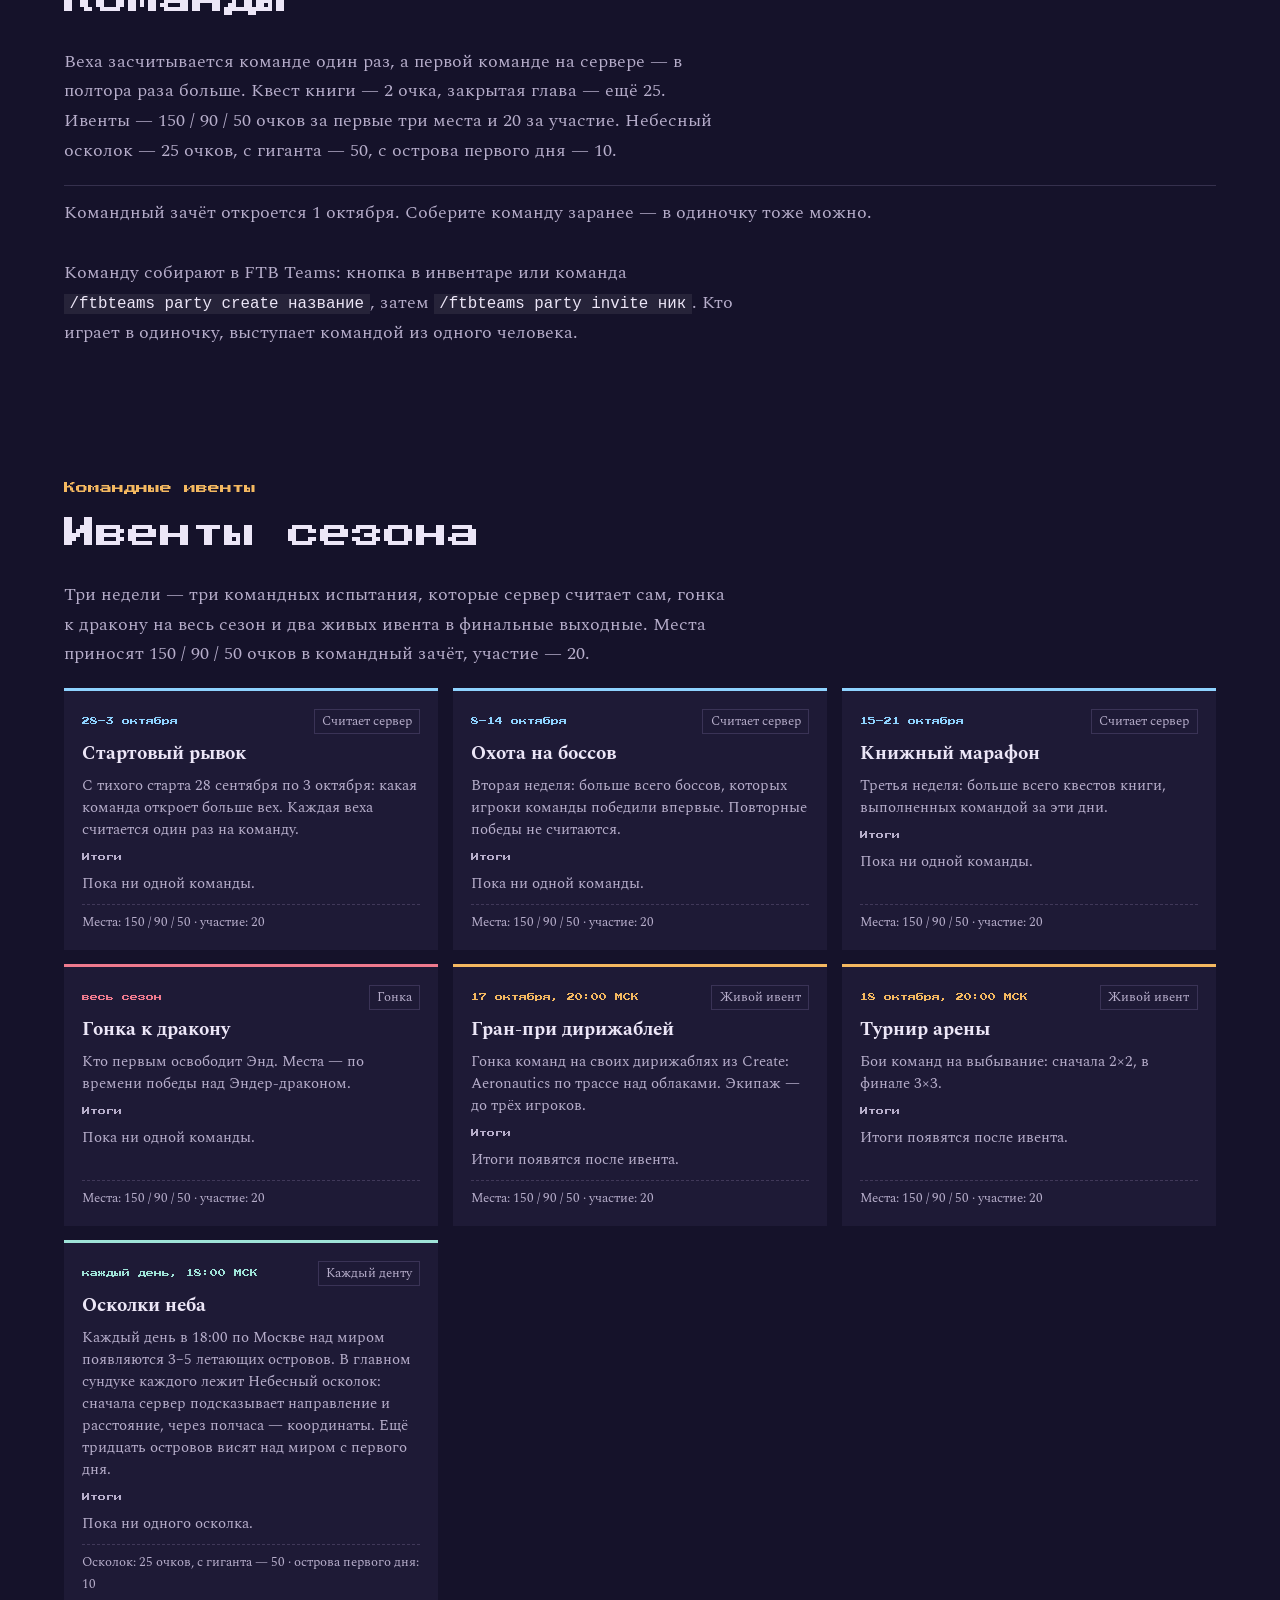
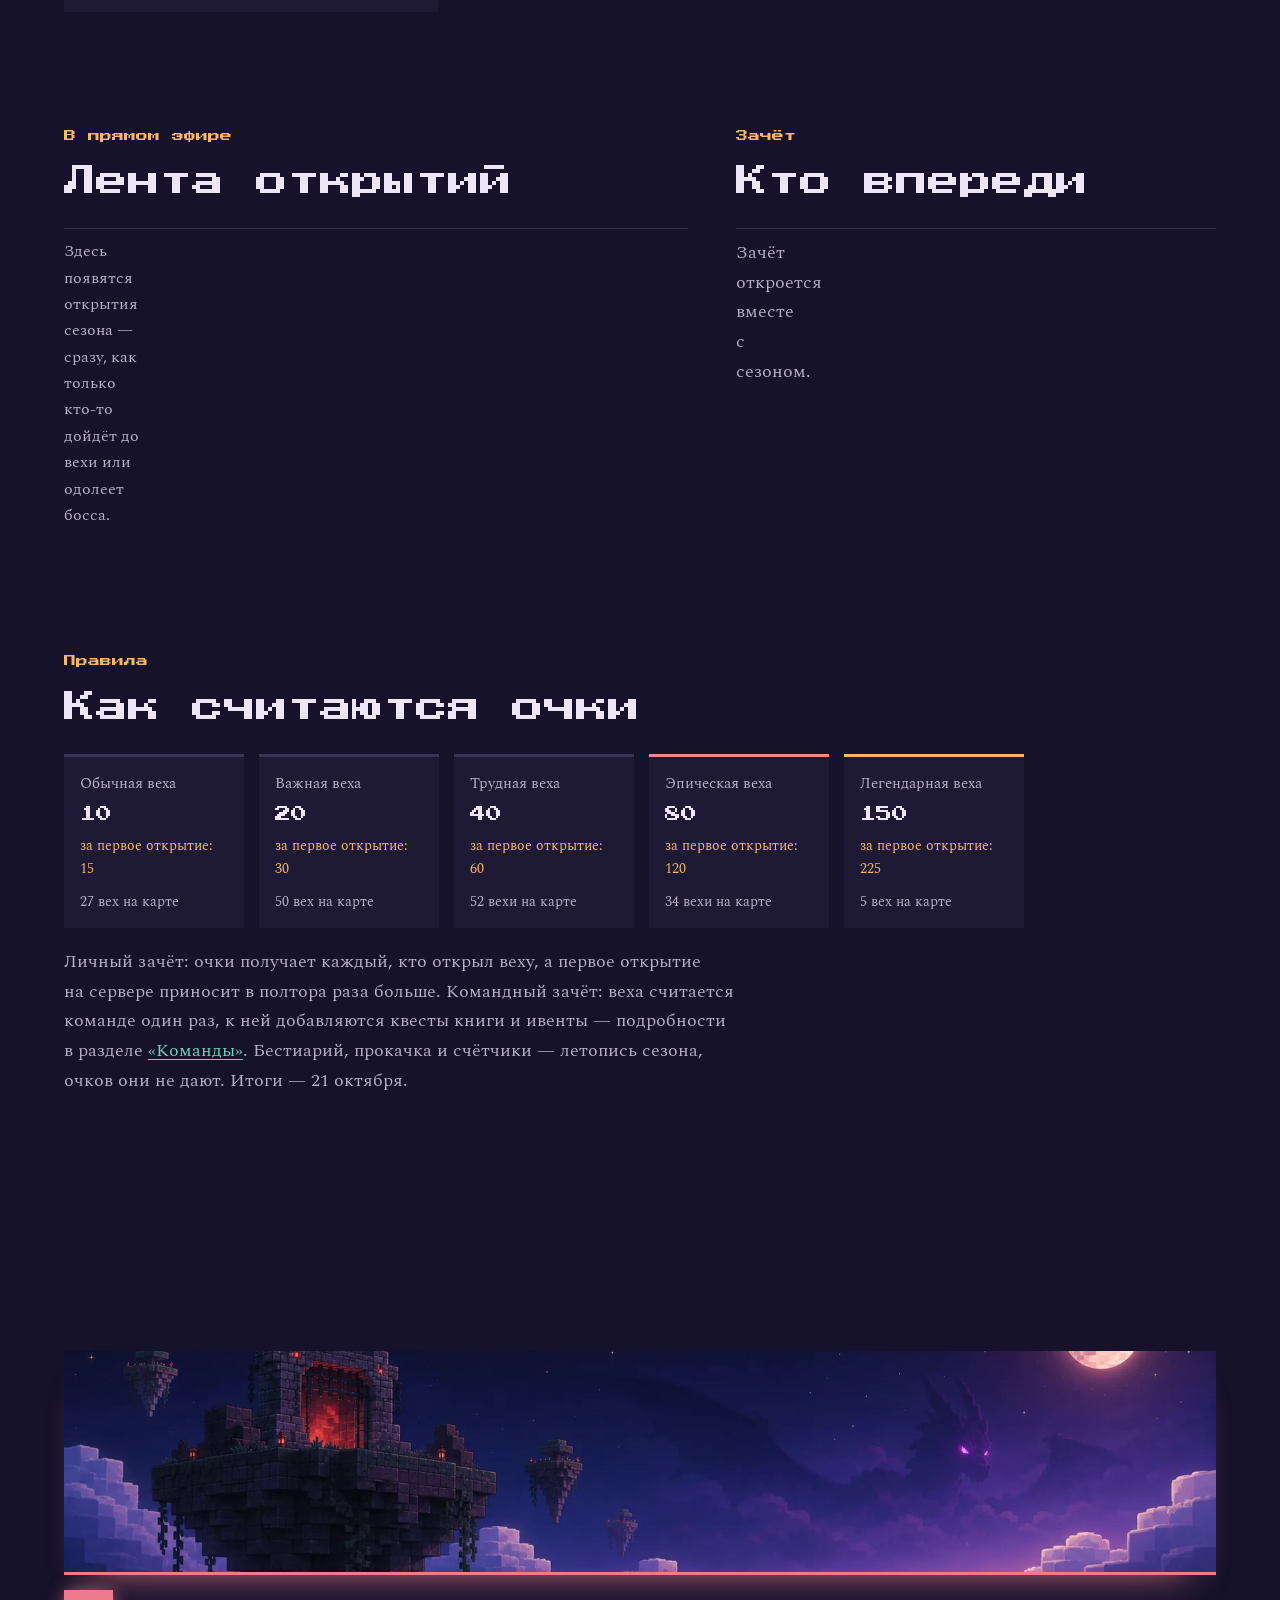
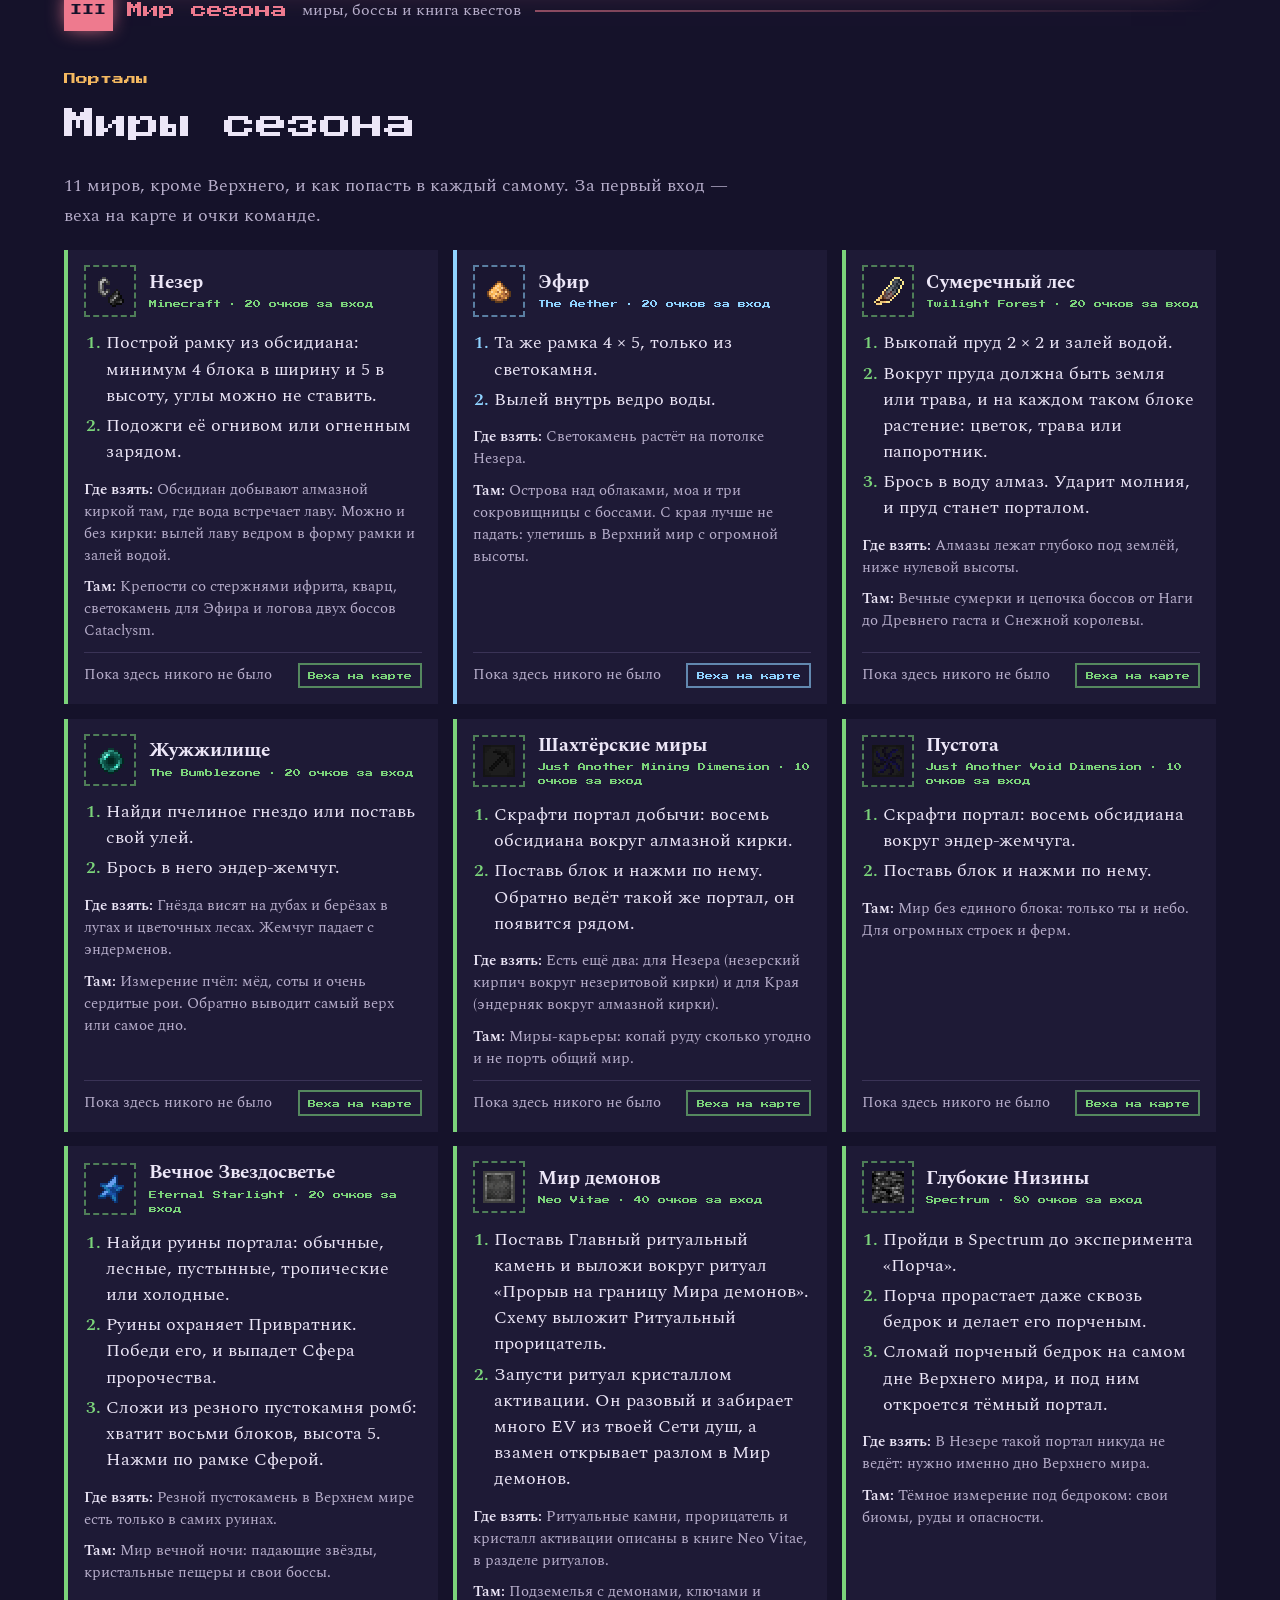
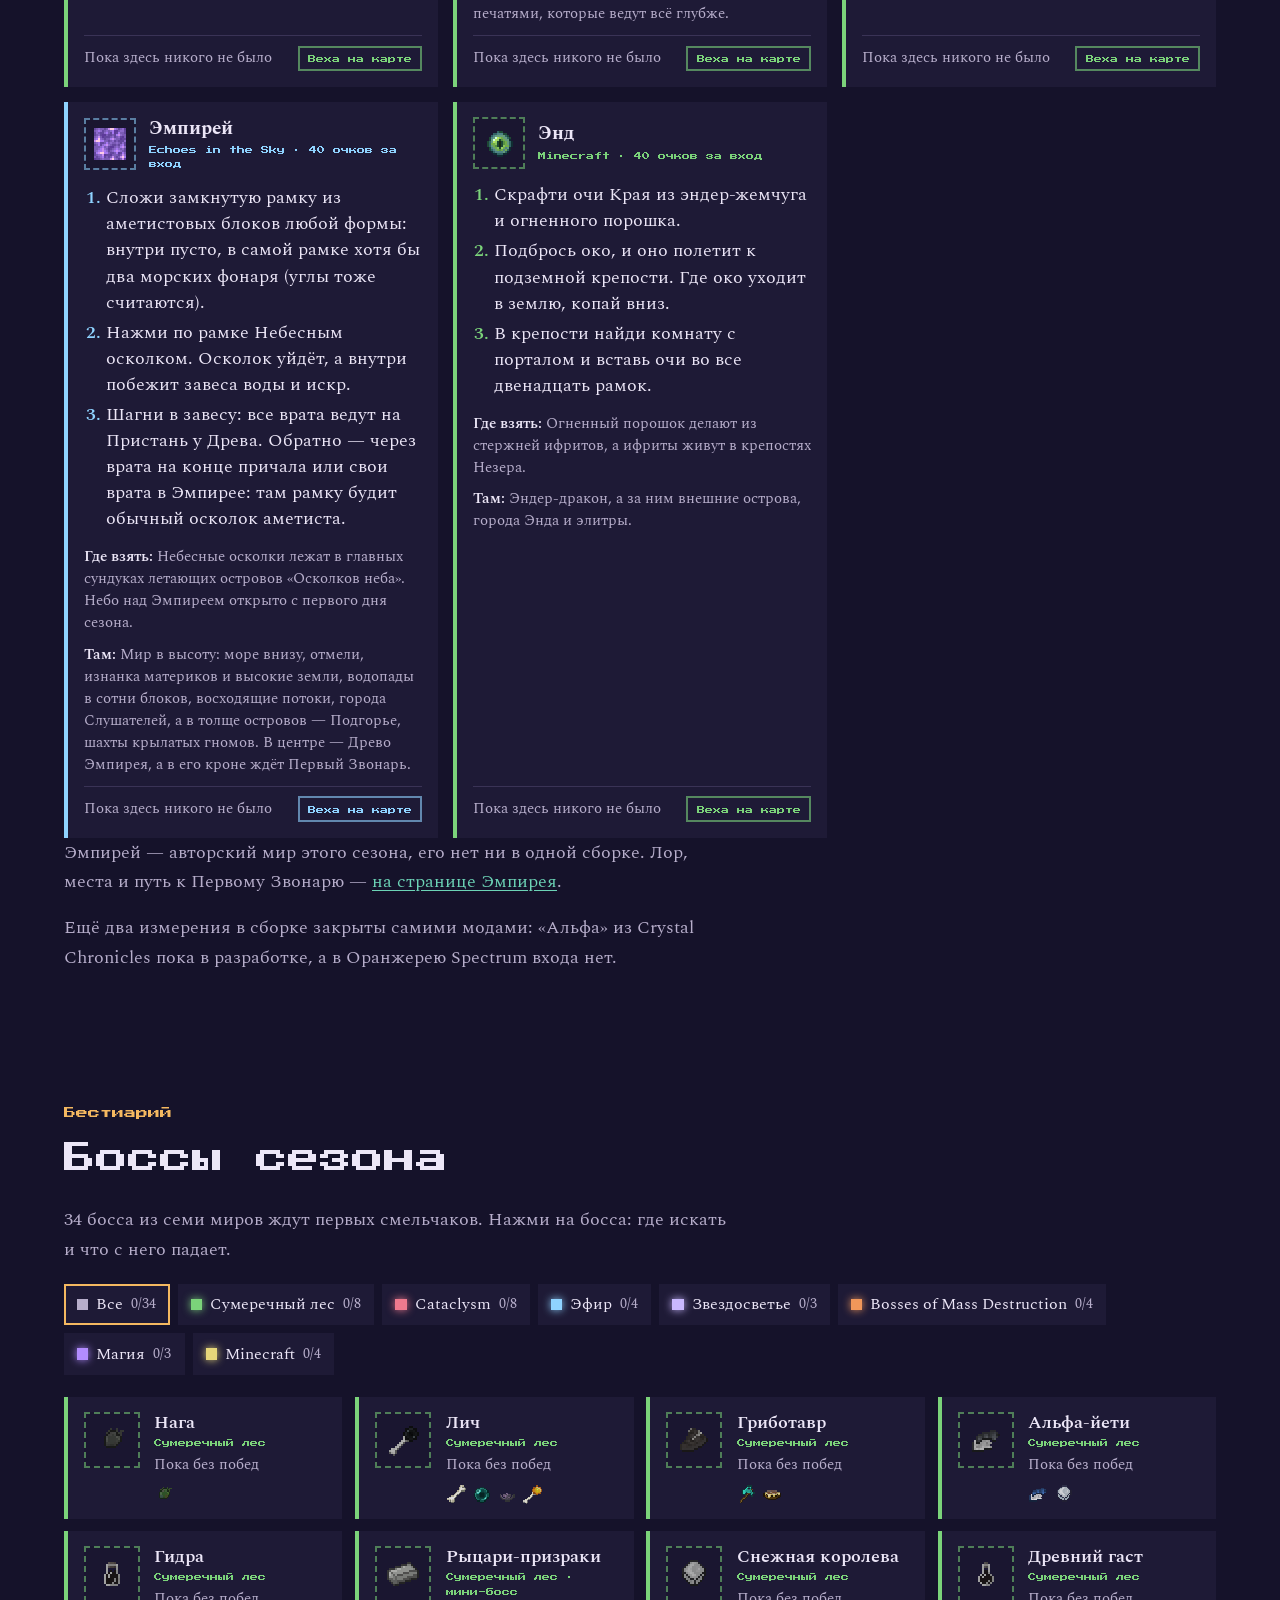
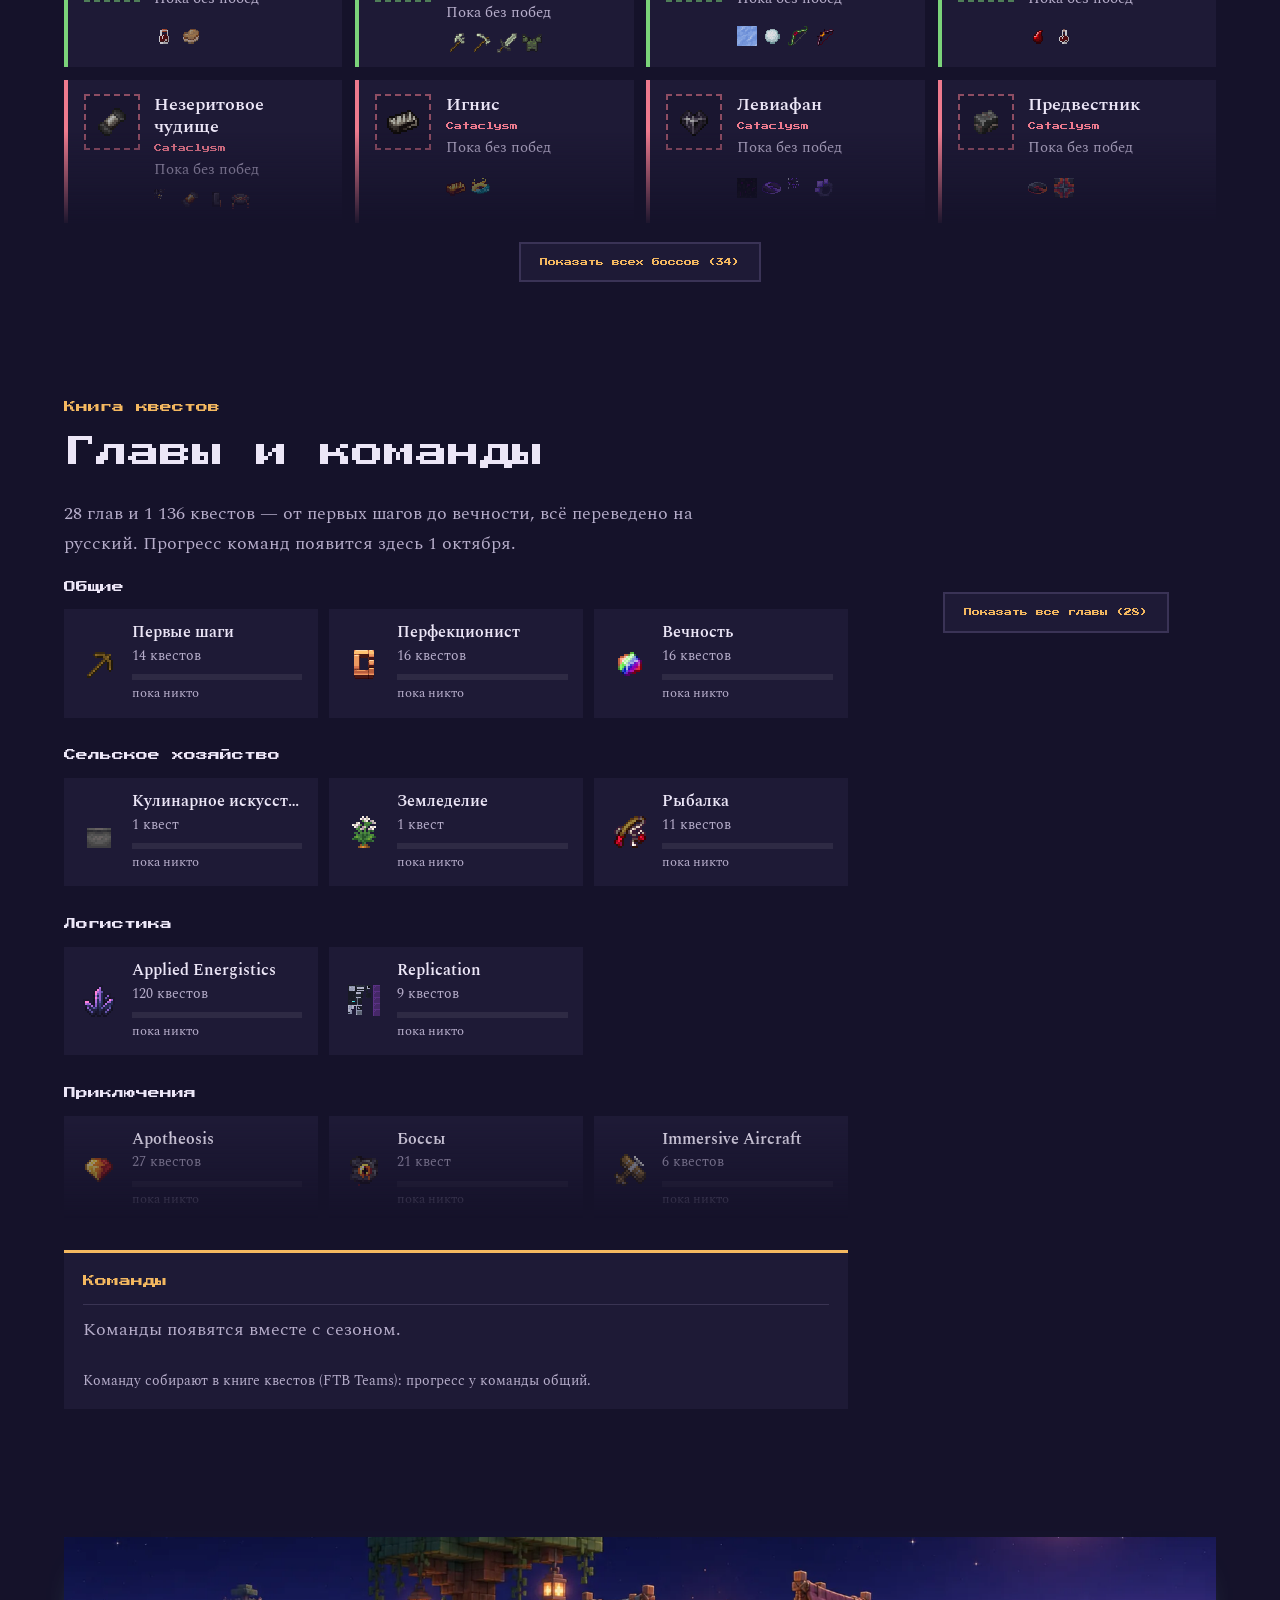
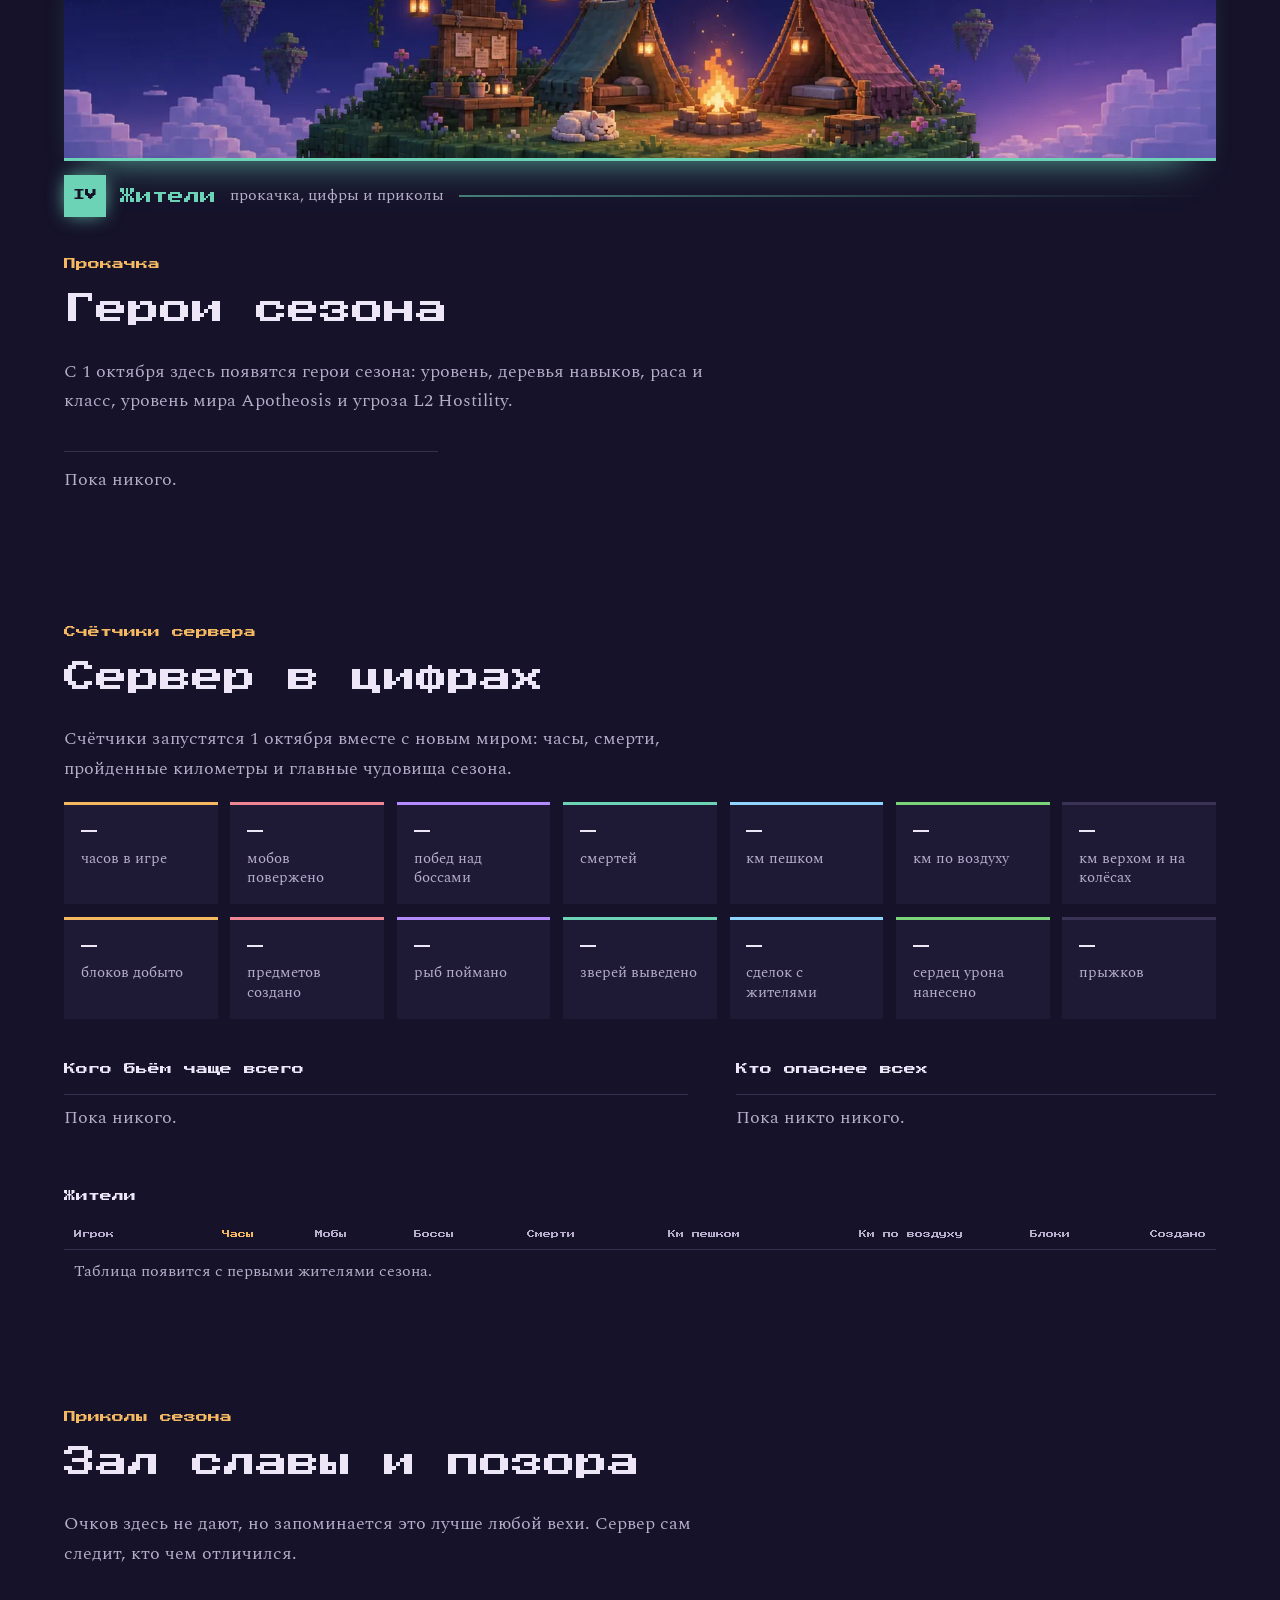
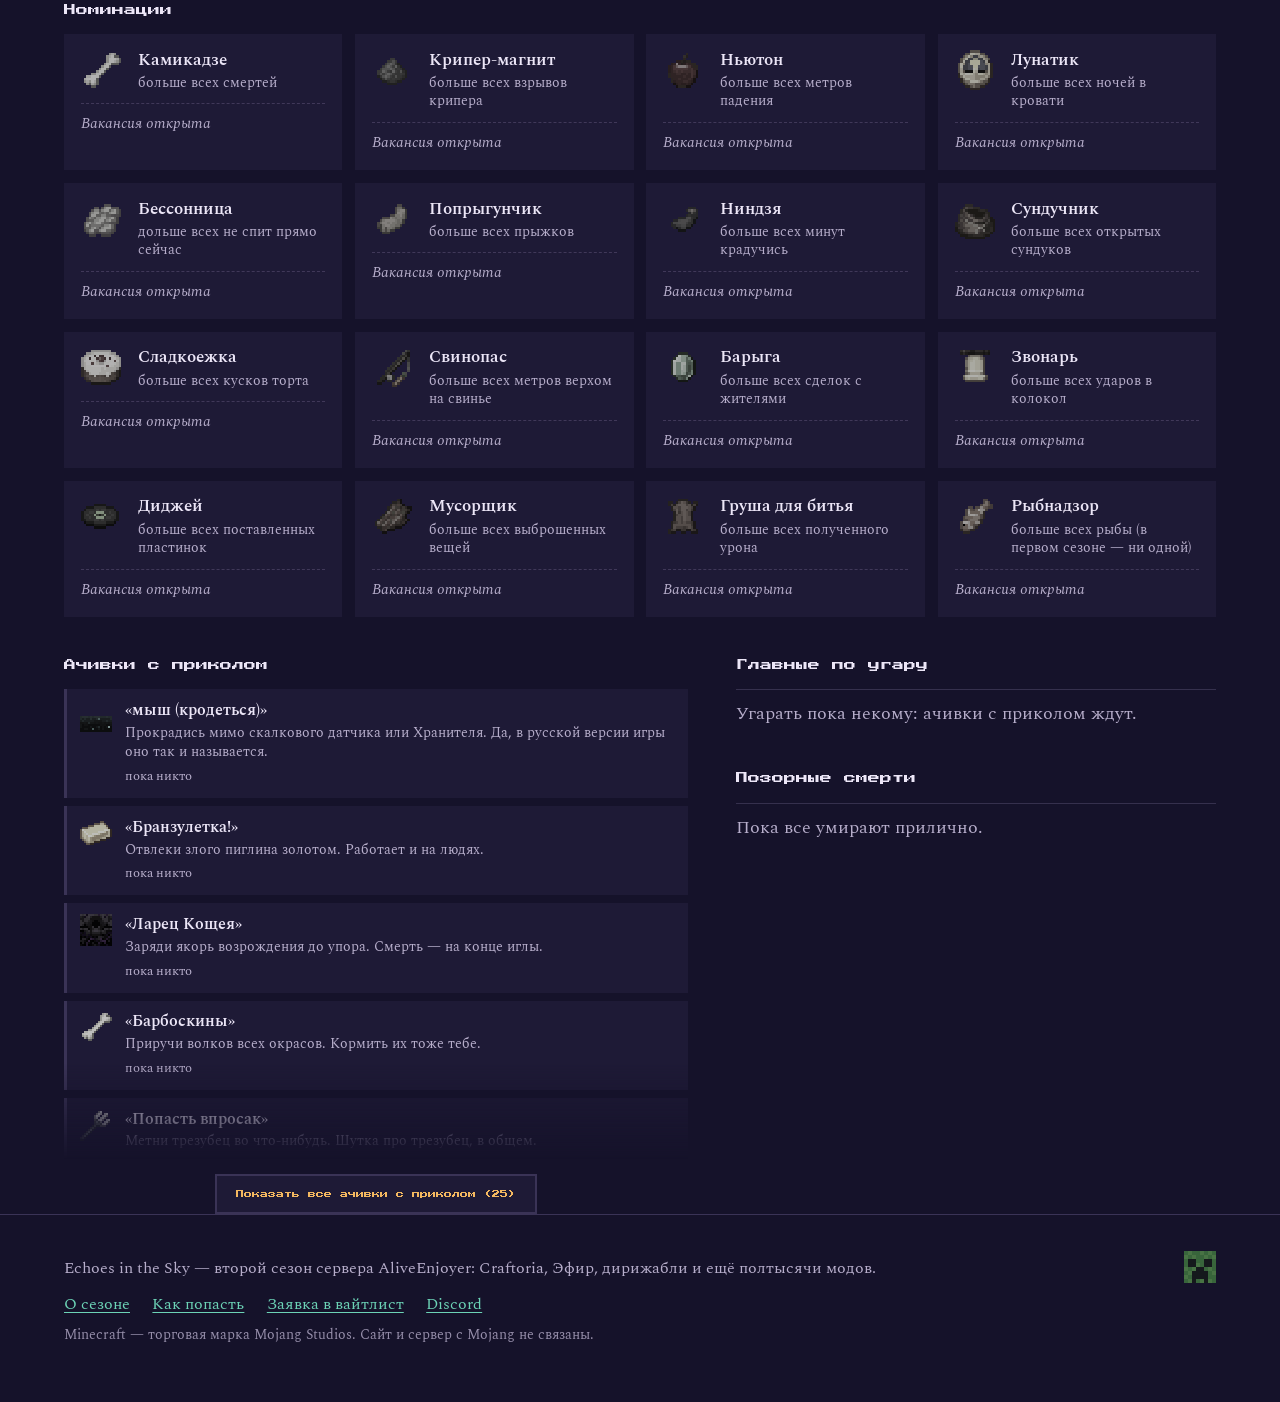
<file: minecraft/season2-map.html>
<!doctype html>
<html lang="ru">
<head>
<meta charset="utf-8">
<meta name="viewport" content="width=device-width, initial-scale=1">
<title>Карта сезона · Echoes in the Sky</title>
<meta name="description" content="Карта второго сезона: 161 веха в десяти путях, командный зачёт и ивенты, 34 босса, прокачка героев и книга из 1136 квестов на 21 день.">
<meta property="og:type" content="website">
<meta property="og:title" content="Карта сезона · Echoes in the Sky">
<meta property="og:description" content="161 веха в десяти путях, командный зачёт и ивенты, 34 босса и книга из 1136 квестов. Сервер сам отмечает, кто и когда открыл веху. Старт 1 октября.">
<meta property="og:image" content="https://aliveenjoyer.art/minecraft/img/map/og.jpg">
<meta name="twitter:card" content="summary_large_image">
<meta name="theme-color" content="#15122a">
<link rel="icon" href="data:image/svg+xml,%3Csvg xmlns='http://www.w3.org/2000/svg' viewBox='0 0 8 8' shape-rendering='crispEdges'%3E%3Crect width='8' height='8' fill='%2315122a'/%3E%3Crect x='3' y='0' width='2' height='1' fill='%23574e70'/%3E%3Crect x='2' y='1' width='4' height='1' fill='%23574e70'/%3E%3Crect x='2' y='2' width='4' height='4' fill='%23f4b860'/%3E%3Crect x='3' y='3' width='2' height='2' fill='%23fff1cf'/%3E%3Crect x='2' y='6' width='4' height='1' fill='%23574e70'/%3E%3C/svg%3E">
<link rel="preconnect" href="https://fonts.googleapis.com">
<link rel="preconnect" href="https://fonts.gstatic.com" crossorigin>
<!-- fonts load without blocking the page: if Google is slow, text shows in the fallback font and swaps later -->
<link rel="stylesheet" href="https://fonts.googleapis.com/css2?family=Press+Start+2P&family=Spectral:ital,wght@0,400;0,600;1,400&display=swap" media="print" onload="this.media='all'">
<noscript><link rel="stylesheet" href="https://fonts.googleapis.com/css2?family=Press+Start+2P&family=Spectral:ital,wght@0,400;0,600;1,400&display=swap"></noscript>
<link rel="stylesheet" href="style.css?v=20260927b">
<link rel="stylesheet" href="roadmap.css?v=20260926a">
<script>document.documentElement.classList.add("js")</script>
</head>
<body class="rm">
<a class="skip" href="#map">К карте</a>

<header class="rm-hero">
  <canvas class="rm-stars" aria-hidden="true"></canvas>
  <div class="rm-hero-text">
    <nav class="news rm-crumbs" aria-label="Путь по сайту"><a href="index.html">Главная</a><span aria-hidden="true">›</span><a href="index.html#season2">Echoes in&nbsp;the&nbsp;Sky</a><span aria-hidden="true">›</span><b aria-current="page">Карта</b></nav>
    <p class="kicker">Echoes in the Sky · сезон 2 · 1–21 октября</p>
    <h1>Карта сезона</h1>
    <p class="lede">161 веха в&nbsp;десяти путях, 34 босса и&nbsp;книга из&nbsp;1136 квестов на&nbsp;21 день. Каждая веха — достижение в&nbsp;игре, поэтому сервер сам отмечает, кто и&nbsp;когда её&nbsp;открыл.</p>
    <div class="rm-status" aria-live="polite">
      <p class="rm-day">Старт 1&nbsp;октября в&nbsp;00:00 по&nbsp;Москве</p>
      <div class="rm-bar" role="img" aria-label=""></div>
      <p class="rm-sum">161 веха ждёт первых героев.</p>
    </div>
    <ul class="rm-glance" aria-label="Сезон в цифрах"></ul>
    <p class="rm-fact" aria-live="polite"><span class="rm-fact-k">Байка</span><span class="rm-fact-t"></span></p>
    <p class="rm-demo-note" hidden>Демо: так карта будет выглядеть в&nbsp;середине сезона. Настоящий прогресс появится 1&nbsp;октября. <a href="season2-map.html">К&nbsp;настоящей карте</a></p>
    <p class="rm-demo-note rm-pre-note" hidden>До старта карта пустая. <a href="?demo=1">Открой демо</a> — так она будет выглядеть в&nbsp;разгар сезона.</p>
  </div>
</header>

<nav class="rm-nav" aria-label="Разделы страницы">
  <ul>
    <li data-g="1"><a href="#map">Карта</a></li>
    <li data-g="1"><a href="#next">Что делать</a></li>
    <li class="rm-nav-sep" aria-hidden="true"></li>
    <li data-g="2"><a href="#teams">Команды</a></li>
    <li data-g="2"><a href="#events">Ивенты</a></li>
    <li data-g="2"><a href="#feed">Лента</a></li>
    <li class="rm-nav-sep" aria-hidden="true"></li>
    <li data-g="3"><a href="#worlds">Миры</a></li>
    <li data-g="3"><a href="#bosses">Боссы</a></li>
    <li data-g="3"><a href="#quests">Квесты</a></li>
    <li class="rm-nav-sep" aria-hidden="true"></li>
    <li data-g="4"><a href="#heroes">Герои</a></li>
    <li data-g="4"><a href="#stats">Цифры</a></li>
    <li data-g="4"><a href="#fun">Приколы</a></li>
    <li class="rm-nav-help"><button class="rm-tour-btn" type="button" title="Как пользоваться страницей" aria-label="Как пользоваться страницей">?</button></li>
  </ul>
  <i class="rm-nav-progress" aria-hidden="true"></i>
</nav>

<main>
  <div class="rm-part" data-g="1"><img class="rm-part-art" src="img/map/part-1.webp" width="1672" height="500" alt="Островок с указателем, от него золотая тропа прыжками уходит по маленьким островам к порталу" loading="lazy" decoding="async"><span class="rm-part-n">I</span><b>Путь</b><small>что открыть и&nbsp;куда идти</small></div>

  <section id="map" class="rm-map-sec">
    <p class="kicker">Десять путей</p>
    <h2>Карта</h2>
    <p class="rm-hint">Нажми на&nbsp;веху, чтобы узнать, что сделать и&nbsp;кто уже прошёл. Сплошные линии ведут внутри пути, пунктир — между путями: найденное логово ведёт к&nbsp;боссу, латунь — к&nbsp;дирижаблю.</p>
    <div class="rm-filters" role="toolbar" aria-label="Пути"></div>
    <div class="rm-board">
      <div class="rm-grid"></div>
      <svg class="rm-links" aria-hidden="true"></svg>
    </div>
    <ul class="rm-legend" aria-label="Обозначения">
      <li><i class="lg lg-locked"></i>Пока рано: сначала нужные вехи</li>
      <li><i class="lg lg-open"></i>Можно открыть сейчас</li>
      <li><i class="lg lg-done"></i>Открыта</li>
      <li><i class="lg lg-first"></i>Открыта за&nbsp;последние сутки</li>
    </ul>
  </section>

  <section id="next">
    <p class="kicker">Куда дальше</p>
    <h2>Что делать сейчас</h2>
    <ul class="rm-next"></ul>
  </section>

  <div class="rm-part" data-g="2"><img class="rm-part-art" src="img/map/part-2.webp" width="1672" height="500" alt="Два дирижабля мчатся вокруг парящего острова с клетчатыми флагами и золотым кубком" loading="lazy" decoding="async"><span class="rm-part-n">II</span><b>Соревнование</b><small>команды, ивенты и&nbsp;очки</small></div>

  <section id="teams">
    <p class="kicker">Командный зачёт</p>
    <h2>Команды</h2>
    <p class="rm-hint rm-teams-rule"></p>
    <ol class="rm-standings"></ol>
    <p class="rm-hint rm-teams-how">Команду собирают в&nbsp;FTB Teams: кнопка в&nbsp;инвентаре или команда <code>/ftbteams party create название</code>, затем <code>/ftbteams party invite ник</code>. Кто играет в&nbsp;одиночку, выступает командой из&nbsp;одного человека.</p>
  </section>

  <section id="events">
    <p class="kicker">Командные ивенты</p>
    <h2>Ивенты сезона</h2>
    <p class="rm-hint rm-events-rule"></p>
    <ol class="rm-events"></ol>
  </section>

  <section id="feed" class="rm-cols">
    <div>
      <p class="kicker">В прямом эфире</p>
      <h2>Лента открытий</h2>
      <ol class="rm-feed"></ol>
    </div>
    <div>
      <p class="kicker">Зачёт</p>
      <h2>Кто впереди</h2>
      <ol class="rm-score"></ol>
    </div>
  </section>

  <section id="points">
    <p class="kicker">Правила</p>
    <h2>Как считаются очки</h2>
    <dl class="rm-tiers"></dl>
    <p class="rm-rule">Личный зачёт: очки получает каждый, кто открыл веху, а&nbsp;первое открытие на&nbsp;сервере приносит в&nbsp;полтора раза больше. Командный зачёт: веха считается команде один раз, к&nbsp;ней добавляются квесты книги и&nbsp;ивенты — подробности в&nbsp;разделе <a href="#teams">«Команды»</a>. Бестиарий, прокачка и&nbsp;счётчики — летопись сезона, очков они не&nbsp;дают. Итоги — 21&nbsp;октября.</p>
  </section>

  <div class="rm-part" data-g="3"><img class="rm-part-art" src="img/map/part-3.webp" width="1672" height="500" alt="Тёмный остров с врагами подземелья, за облаками силуэт дракона со светящимися глазами" loading="lazy" decoding="async"><span class="rm-part-n">III</span><b>Мир сезона</b><small>миры, боссы и&nbsp;книга квестов</small></div>

  <section id="worlds">
    <p class="kicker">Порталы</p>
    <h2>Миры сезона</h2>
    <p class="rm-hint rm-worlds-sum">Десять миров, кроме Верхнего, и&nbsp;как попасть в&nbsp;каждый самому. За&nbsp;первый вход — веха на&nbsp;карте и&nbsp;очки команде.</p>
    <ol class="rm-worlds"></ol>
    <p class="rm-hint">Эмпирей — авторский мир этого сезона, его нет ни&nbsp;в&nbsp;одной сборке. Лор, места и&nbsp;путь к&nbsp;Первому Звонарю — <a href="empyrean.html">на&nbsp;странице Эмпирея</a>.</p>
    <p class="rm-hint rm-worlds-note">Ещё два измерения в&nbsp;сборке закрыты самими модами: «Альфа» из&nbsp;Crystal Chronicles пока в&nbsp;разработке, а&nbsp;в&nbsp;Оранжерею Spectrum входа нет.</p>
  </section>

  <section id="bosses">
    <p class="kicker">Бестиарий</p>
    <h2>Боссы сезона</h2>
    <p class="rm-hint rm-bosses-sum"></p>
    <div class="rm-filters rm-boss-filters" role="toolbar" aria-label="Миры боссов"></div>
    <ul class="rm-bosses"></ul>
  </section>

  <section id="quests">
    <p class="kicker">Книга квестов</p>
    <h2>Главы и&nbsp;команды</h2>
    <p class="rm-hint rm-quests-sum"></p>
    <div class="rm-qcols">
      <div class="rm-chapters"></div>
      <aside class="rm-teams-box" aria-labelledby="rm-teams-h">
        <h3 id="rm-teams-h">Команды</h3>
        <ol class="rm-teams"></ol>
        <p class="rm-teams-note">Команду собирают в&nbsp;книге квестов (FTB Teams): прогресс у&nbsp;команды общий.</p>
      </aside>
    </div>
  </section>

  <div class="rm-part" data-g="4"><img class="rm-part-art" src="img/map/part-4.webp" width="1672" height="500" alt="Уютный лагерь на острове: палатки, костёр, доска объявлений и спящий белый кот" loading="lazy" decoding="async"><span class="rm-part-n">IV</span><b>Жители</b><small>прокачка, цифры и&nbsp;приколы</small></div>

  <section id="heroes">
    <p class="kicker">Прокачка</p>
    <h2>Герои сезона</h2>
    <p class="rm-hint rm-heroes-note"></p>
    <ul class="rm-hero-leaders" aria-label="Лидеры прокачки"></ul>
    <ul class="rm-heroes"></ul>
  </section>

  <section id="stats">
    <p class="kicker">Счётчики сервера</p>
    <h2>Сервер в&nbsp;цифрах</h2>
    <p class="rm-hint rm-stats-note"></p>
    <ul class="rm-nums"></ul>
    <div class="rm-cols rm-mobs">
      <div>
        <h3>Кого бьём чаще всего</h3>
        <ol class="rm-toplist rm-hunted"></ol>
      </div>
      <div>
        <h3>Кто опаснее всех</h3>
        <ol class="rm-toplist rm-dangerous"></ol>
      </div>
    </div>
    <h3 class="rm-people-h">Жители</h3>
    <div class="rm-people-wrap">
      <table class="rm-people">
        <thead><tr></tr></thead>
        <tbody></tbody>
      </table>
    </div>
  </section>

  <section id="fun">
    <p class="kicker">Приколы сезона</p>
    <h2>Зал славы и&nbsp;позора</h2>
    <p class="rm-hint">Очков здесь не&nbsp;дают, но&nbsp;запоминается это лучше любой вехи. Сервер сам следит, кто чем отличился.</p>
    <h3 class="rm-sub">Номинации</h3>
    <ul class="rm-awards"></ul>
    <div class="rm-cols rm-fun-cols">
      <div>
        <h3 class="rm-sub">Ачивки с&nbsp;приколом</h3>
        <ul class="rm-jokes"></ul>
      </div>
      <div>
        <h3 class="rm-sub">Главные по&nbsp;угару</h3>
        <ol class="rm-fun-top"></ol>
        <h3 class="rm-sub">Позорные смерти</h3>
        <ol class="rm-shame"></ol>
      </div>
    </div>
  </section>
</main>

<footer>
  <p>Echoes in&nbsp;the&nbsp;Sky — второй сезон сервера AliveEnjoyer: Craftoria, Эфир, дирижабли и&nbsp;ещё полтысячи модов.</p>
  <p class="rm-foot-links"><a href="index.html#season2">О&nbsp;сезоне</a><a href="index.html#join">Как попасть</a><a href="index.html#apply">Заявка в&nbsp;вайтлист</a><a href="https://discord.gg/sashawaify" target="_blank" rel="noopener">Discord</a></p>
  <p class="fine">Minecraft — торговая марка Mojang Studios. Сайт и&nbsp;сервер с&nbsp;Mojang не&nbsp;связаны.</p>
  <button class="rm-creeper" type="button" aria-label="Крипер. Лучше не трогать." title="Лучше не трогать"></button>
</footer>

<dialog class="rm-card" aria-labelledby="rm-card-title">
  <form method="dialog"><button class="rm-close" aria-label="Закрыть">×</button></form>
  <div class="rm-card-head">
    <span class="rm-card-icon"></span>
    <div>
      <p class="rm-card-branch"></p>
      <h3 id="rm-card-title"></h3>
      <p class="rm-card-game"></p>
    </div>
  </div>
  <p class="rm-card-desc"></p>
  <p class="rm-card-meta"></p>
  <div class="rm-card-deps"></div>
  <div class="rm-card-who"></div>
</dialog>

<div class="rm-welcome" role="dialog" aria-labelledby="rm-welcome-h" hidden>
  <p class="rm-welcome-k">Первый раз здесь?</p>
  <h3 id="rm-welcome-h">Покажу, что где, за&nbsp;полминуты</h3>
  <div class="rm-tour-btns"><button type="button" class="rm-skip">Разберусь</button><button type="button" class="rm-go">Показать</button></div>
</div>
<p class="rm-toast" role="status" hidden></p>

<script src="roadmap.js?v=20260928a" defer></script>
<script src="stat.js?v=20260925a" defer></script>
</body>
</html>
</file>
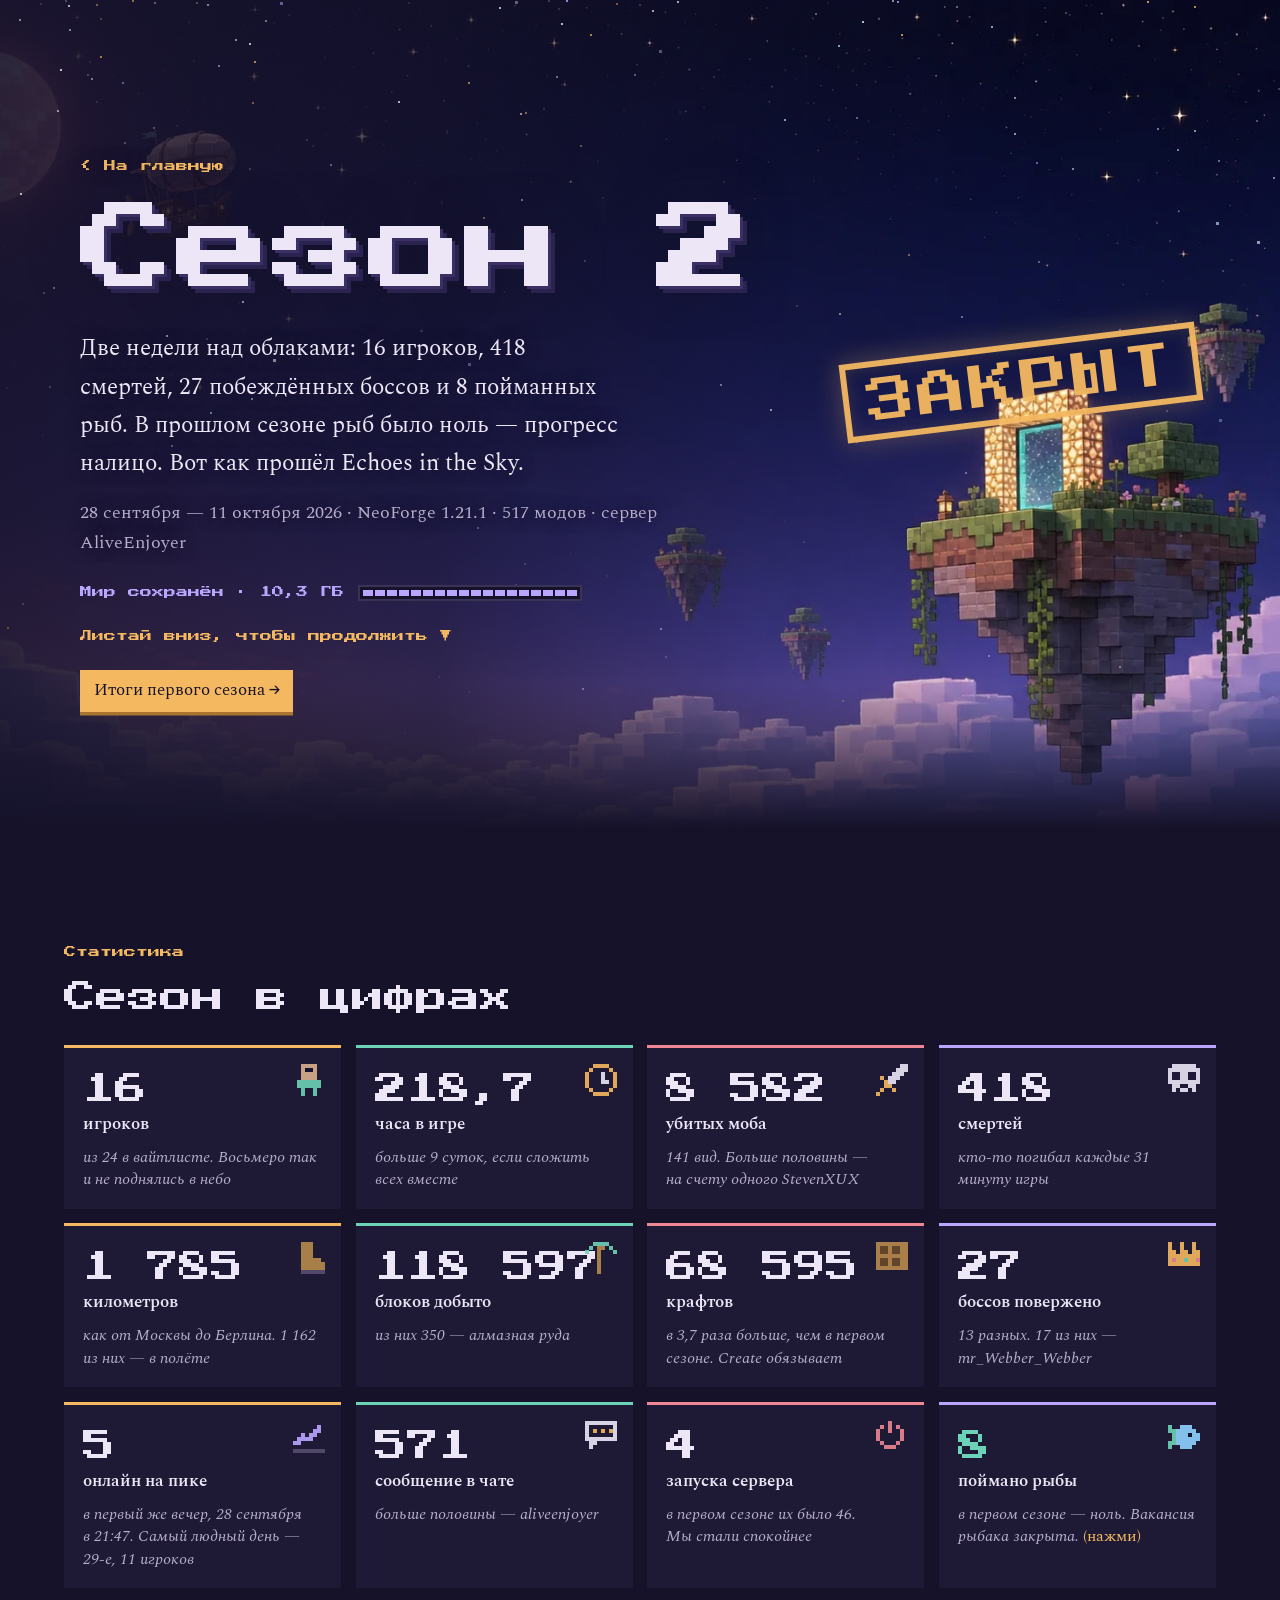
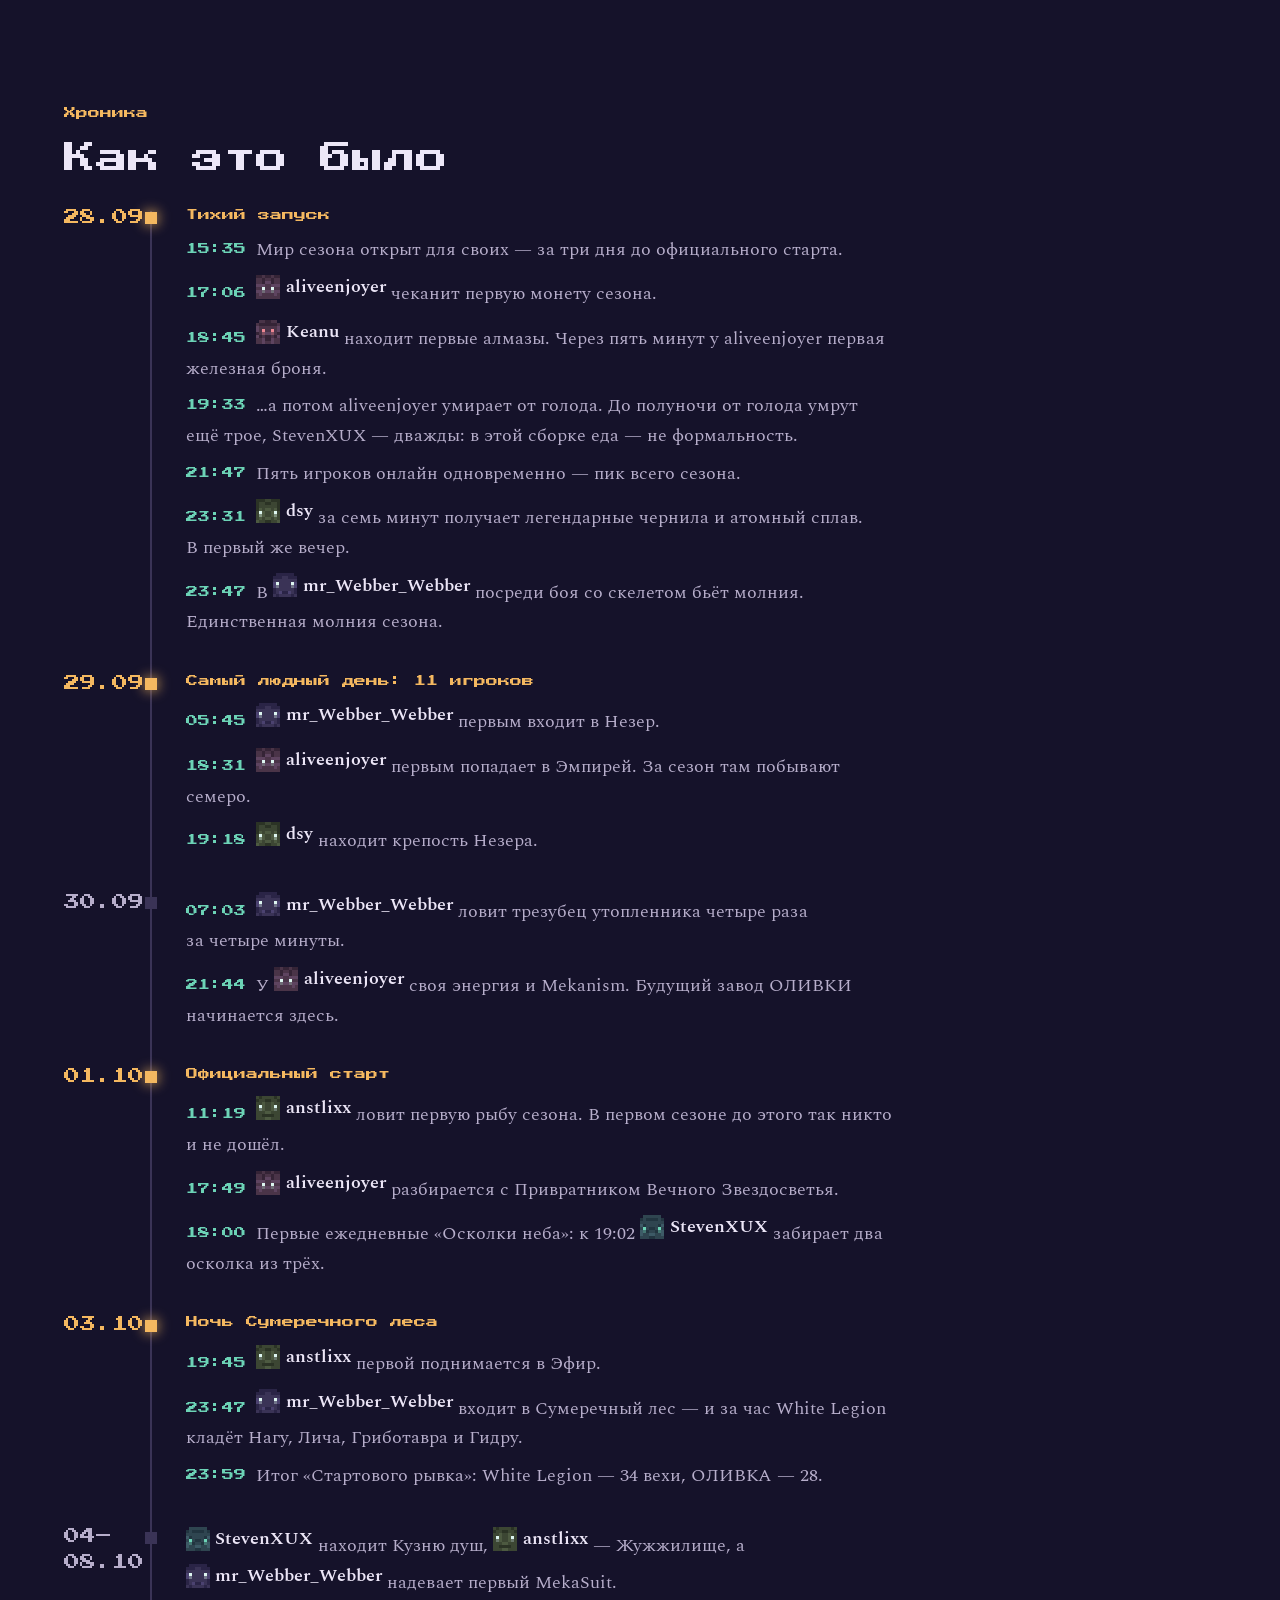
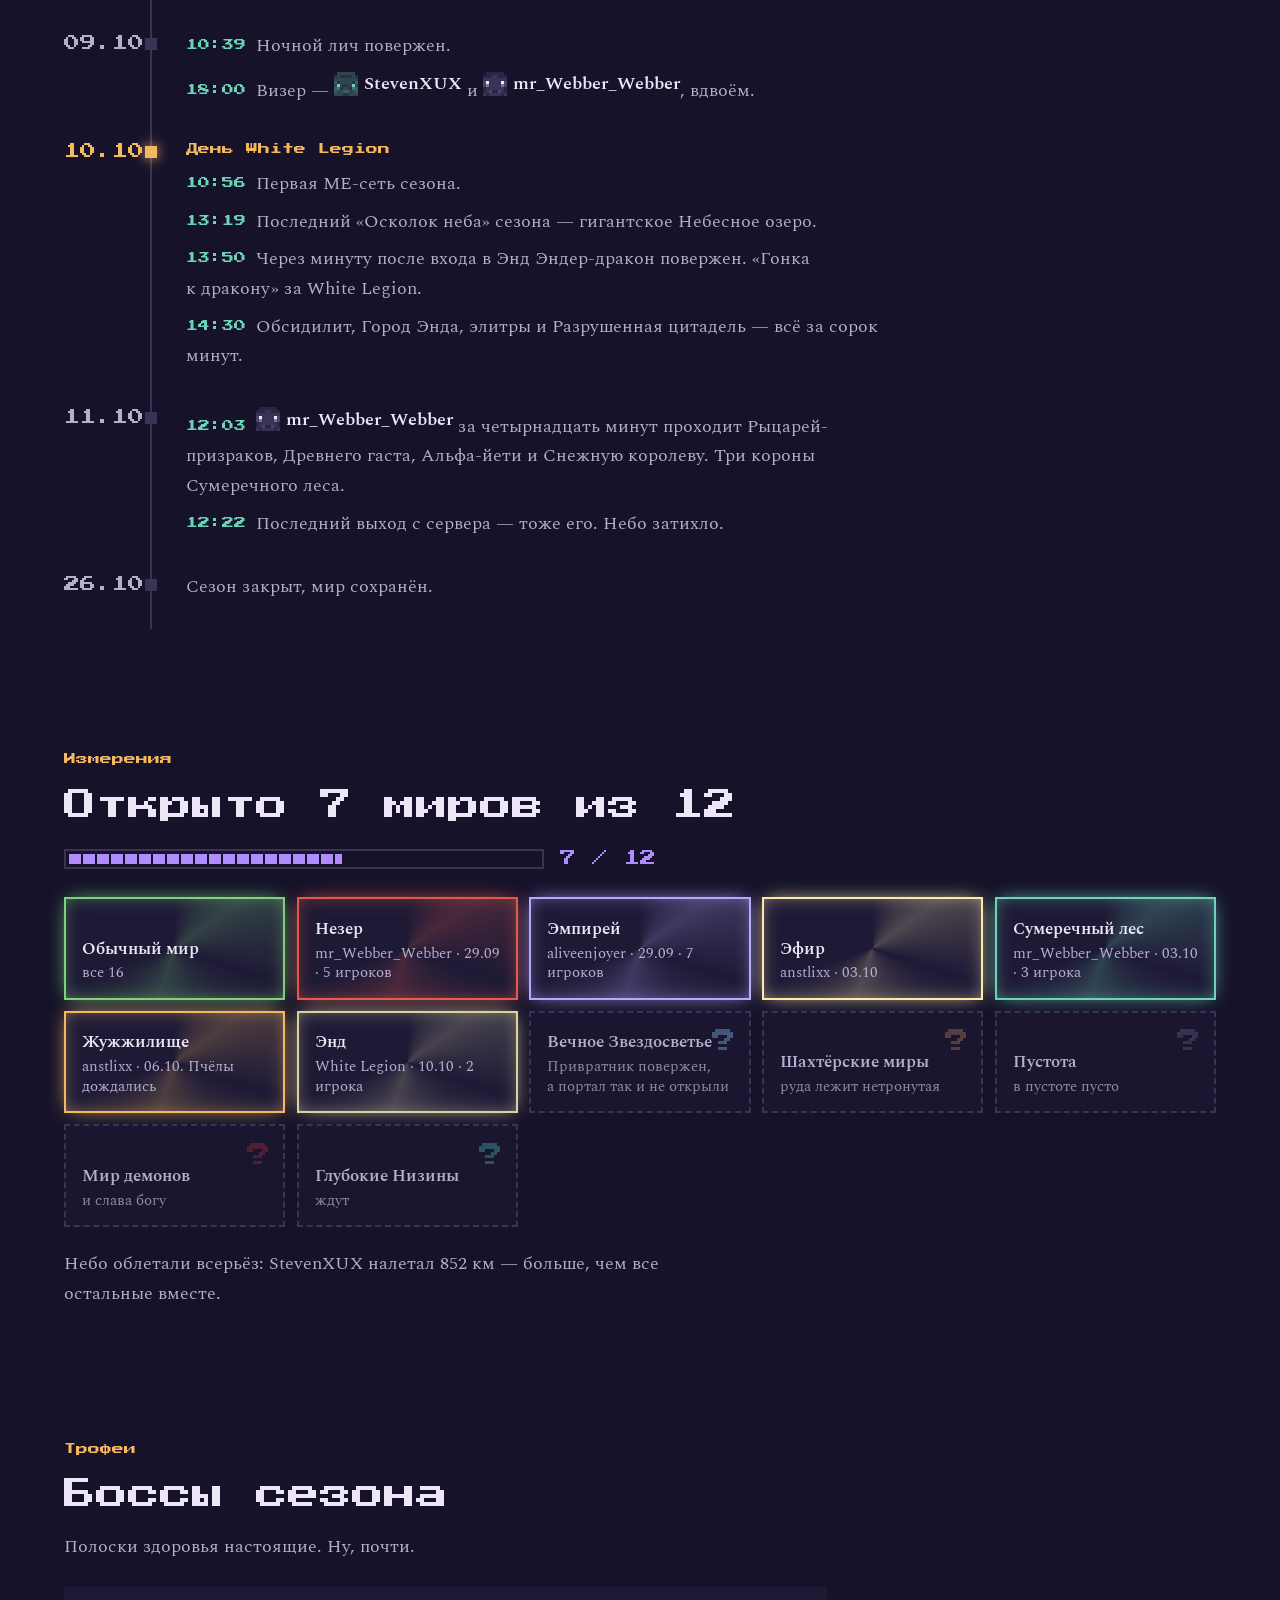
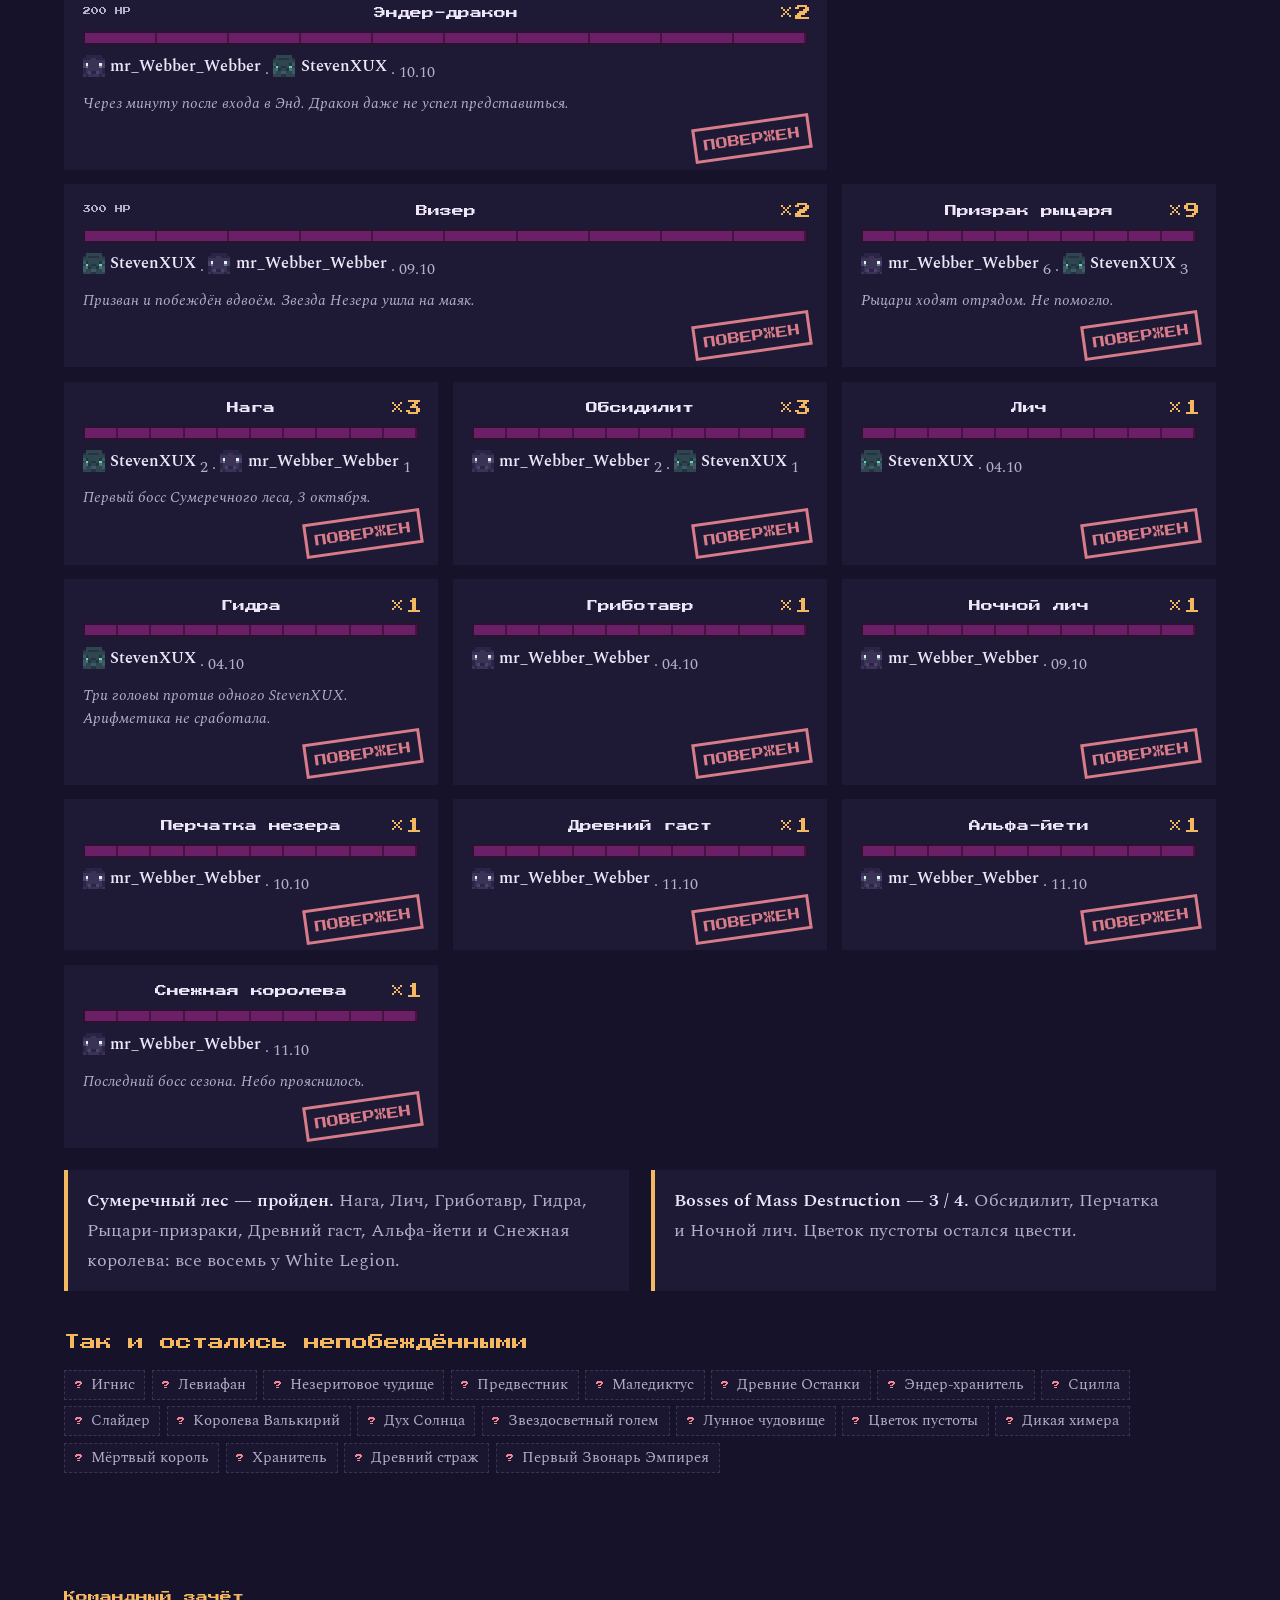
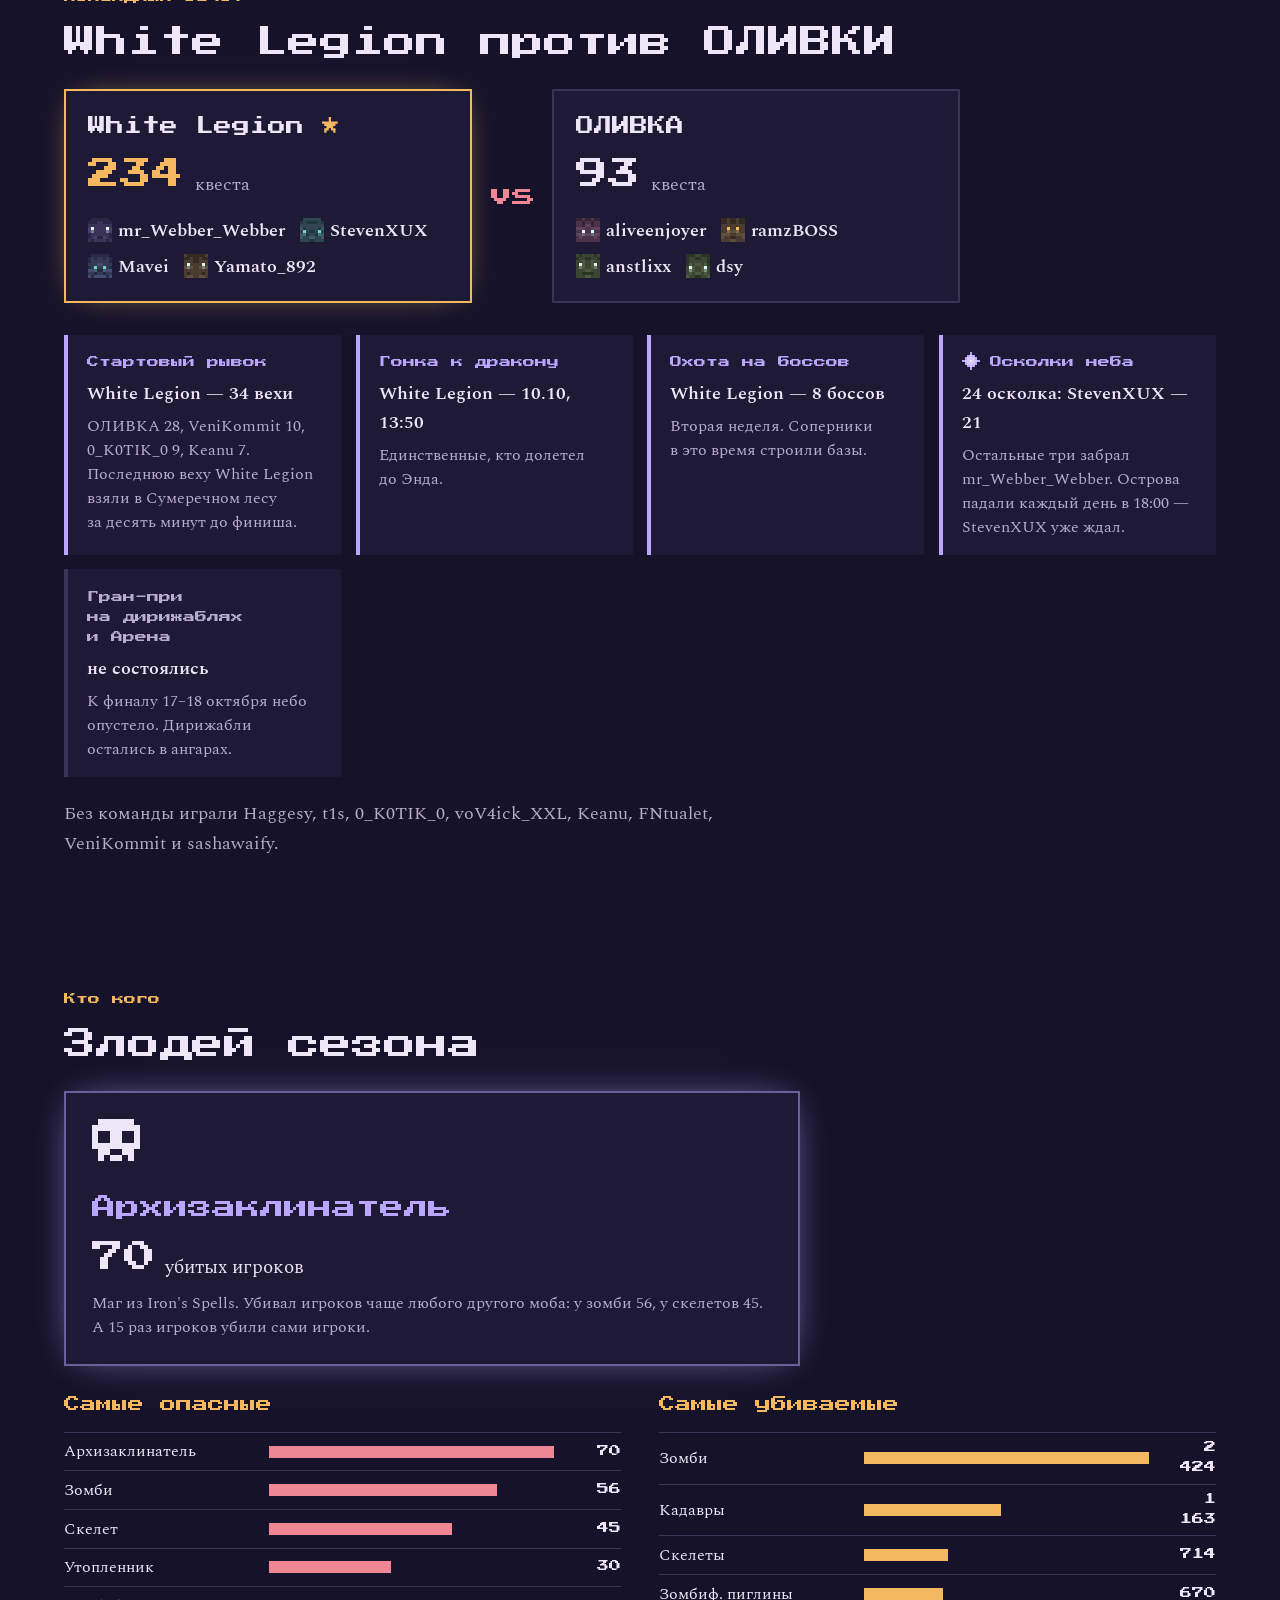
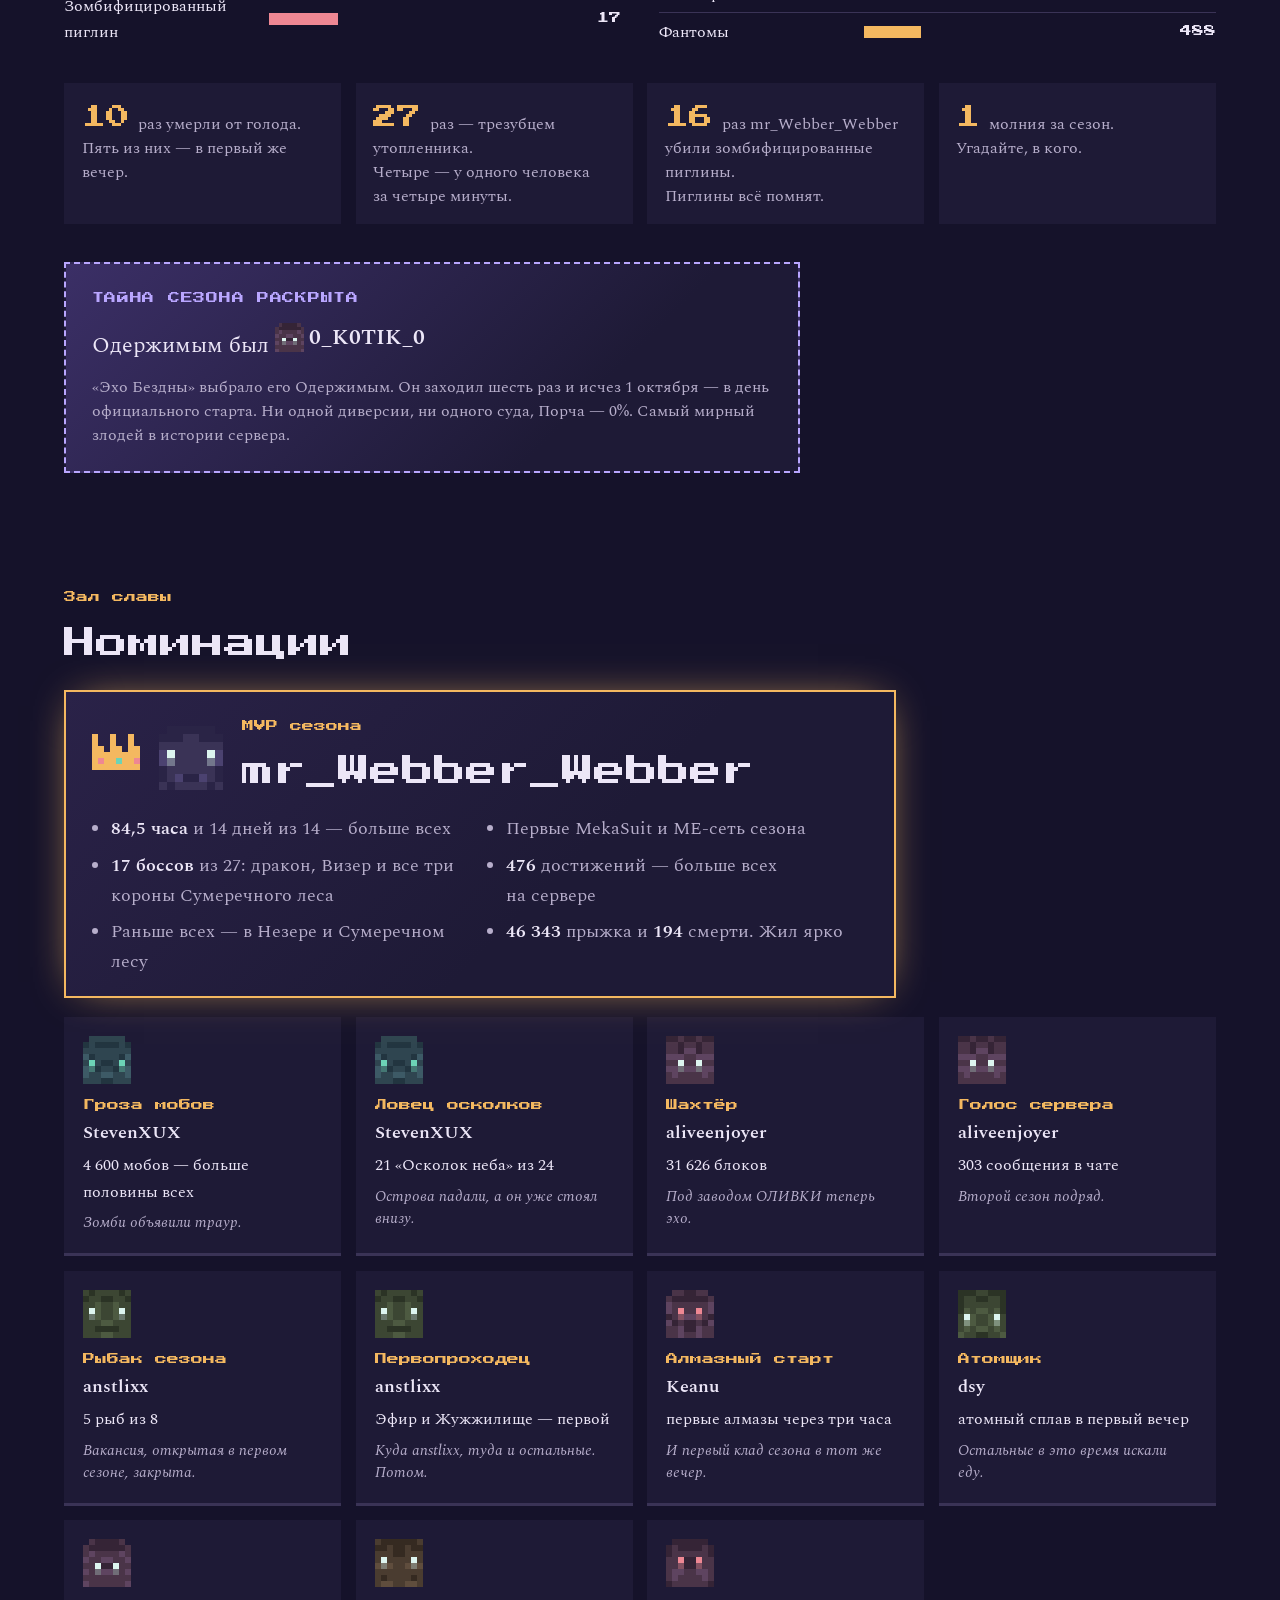
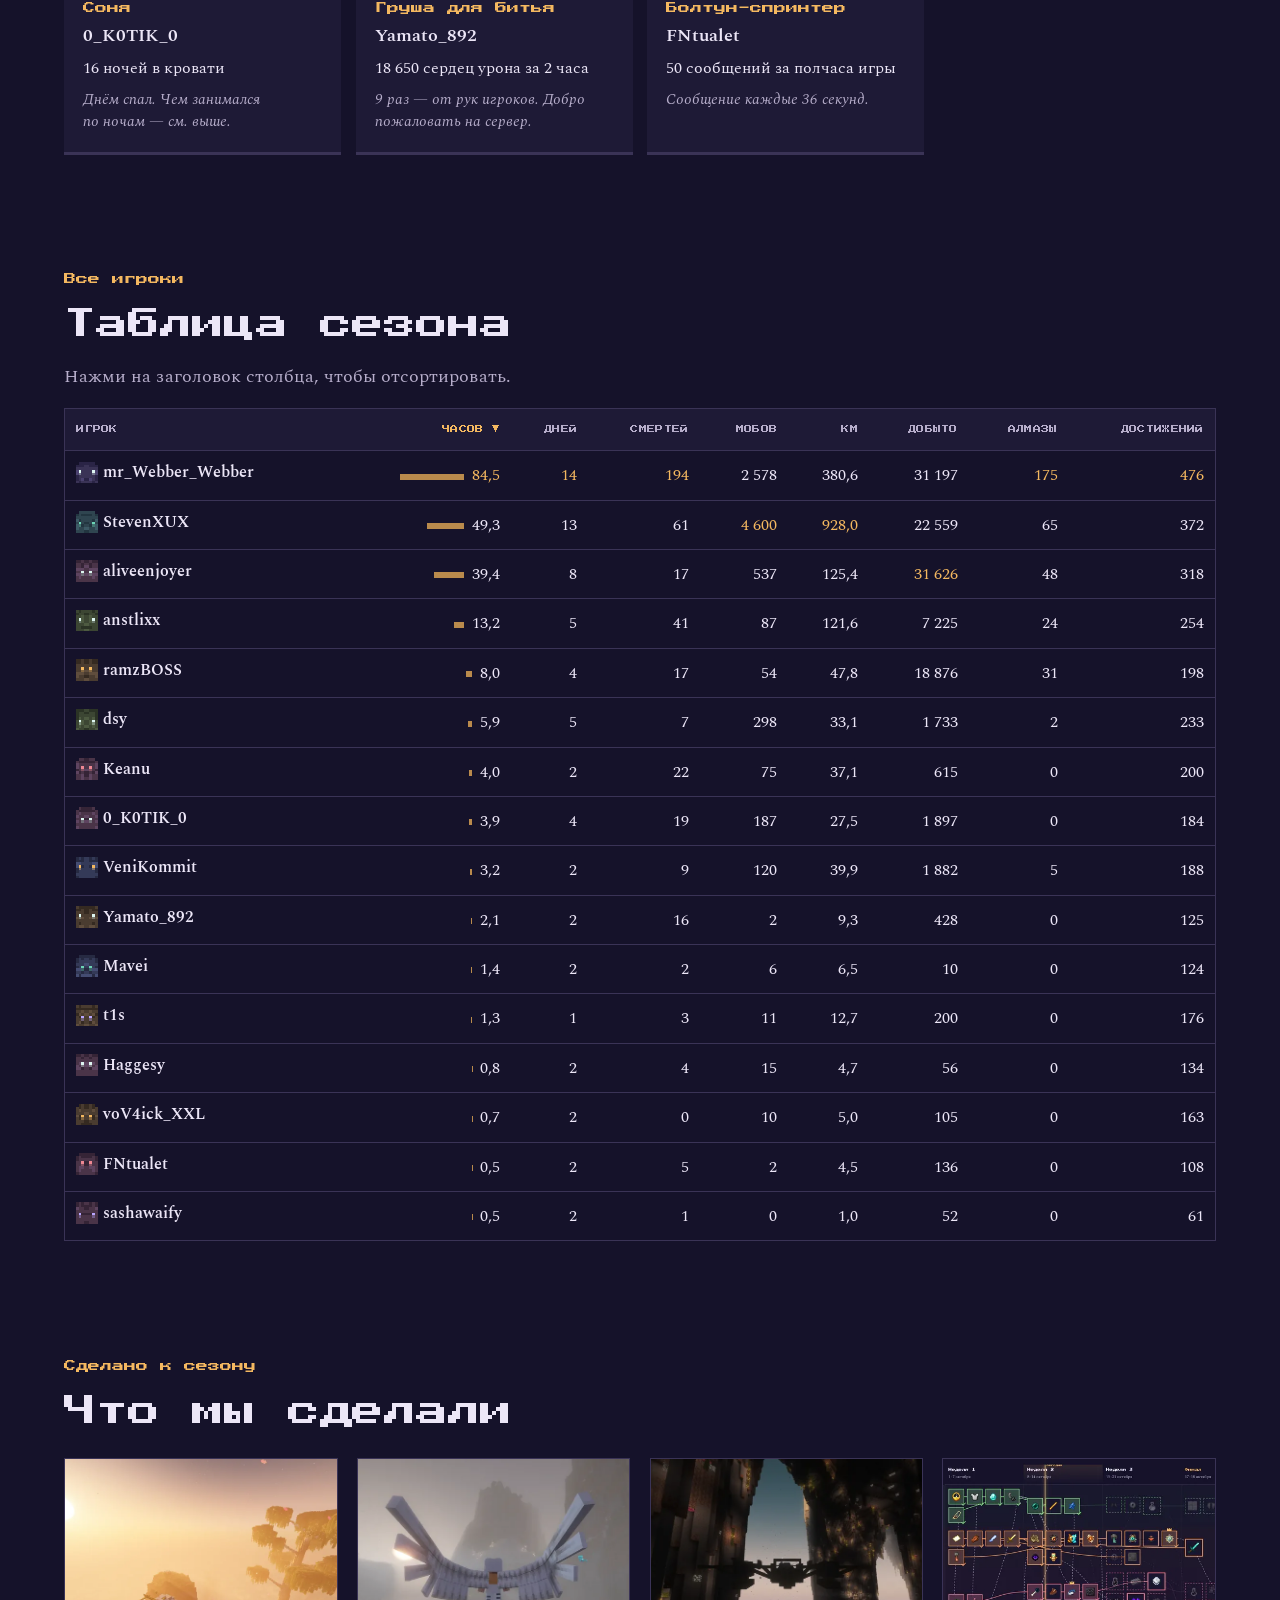
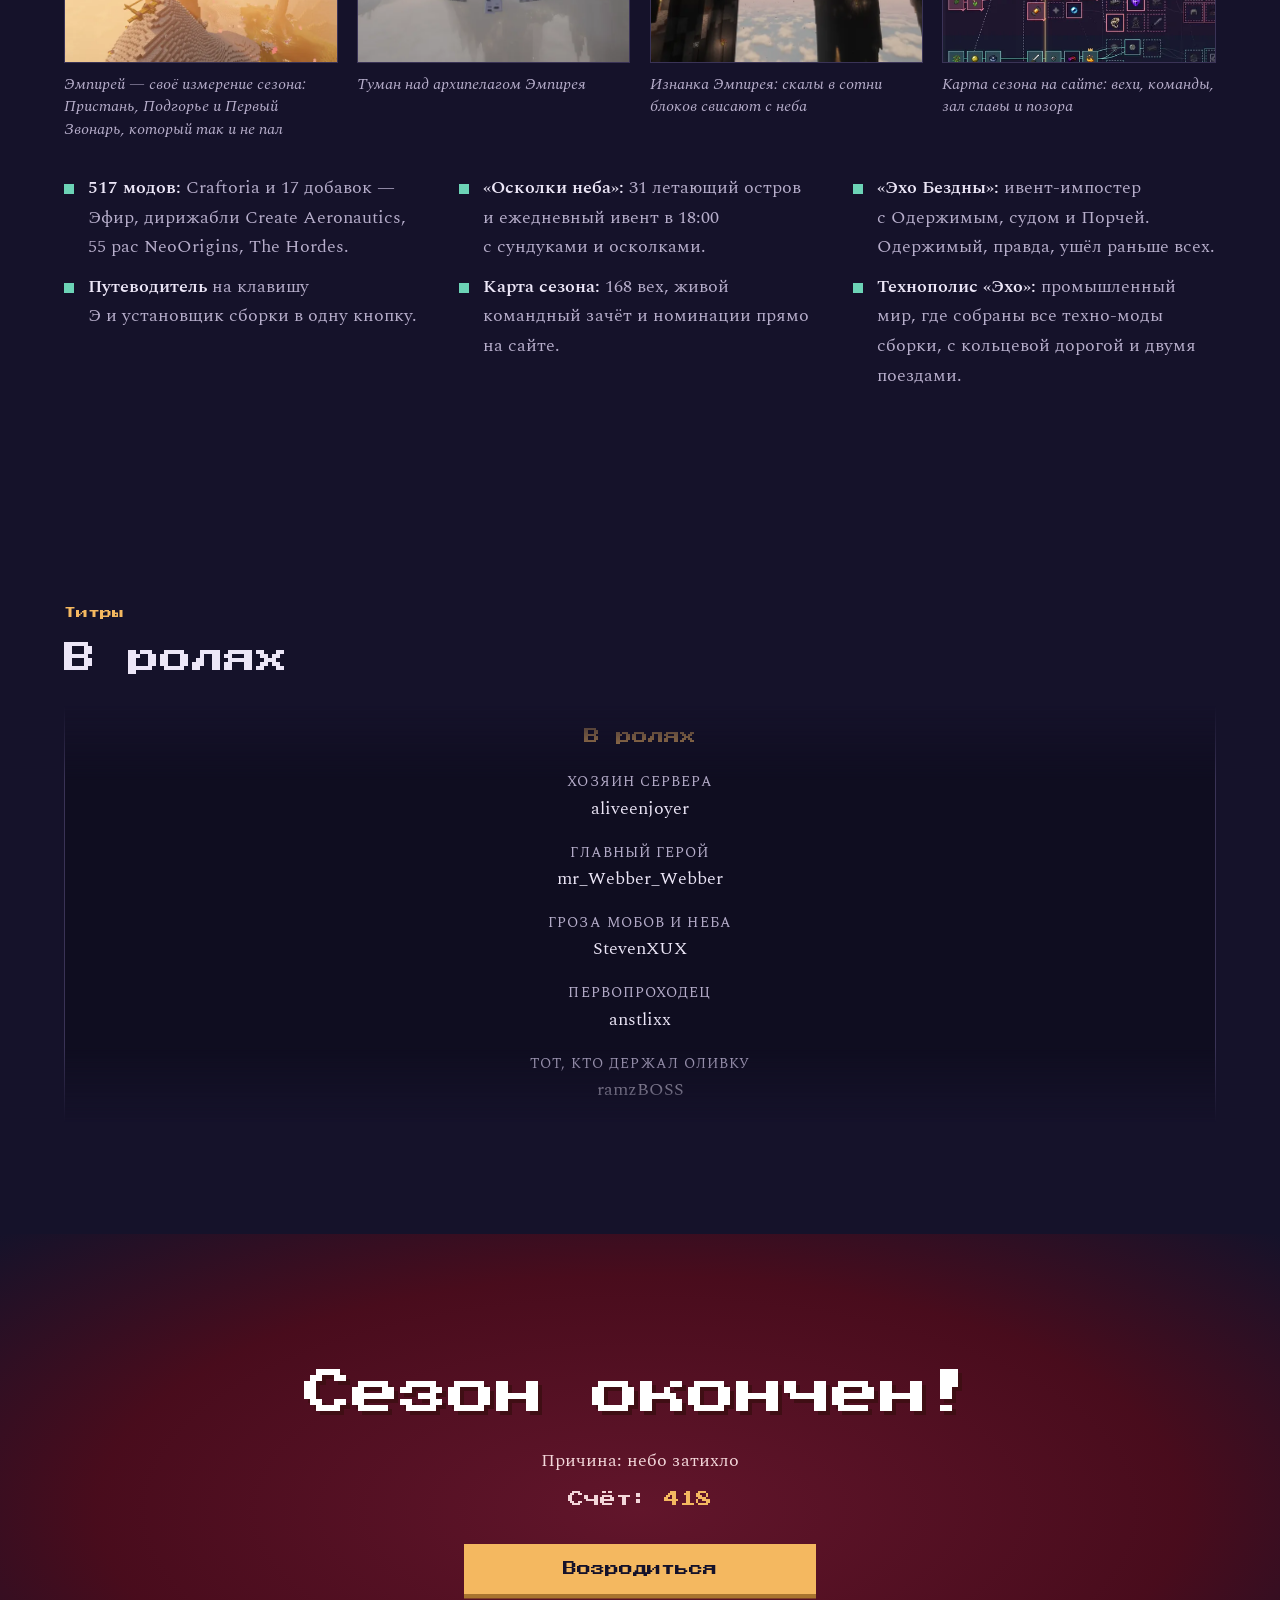
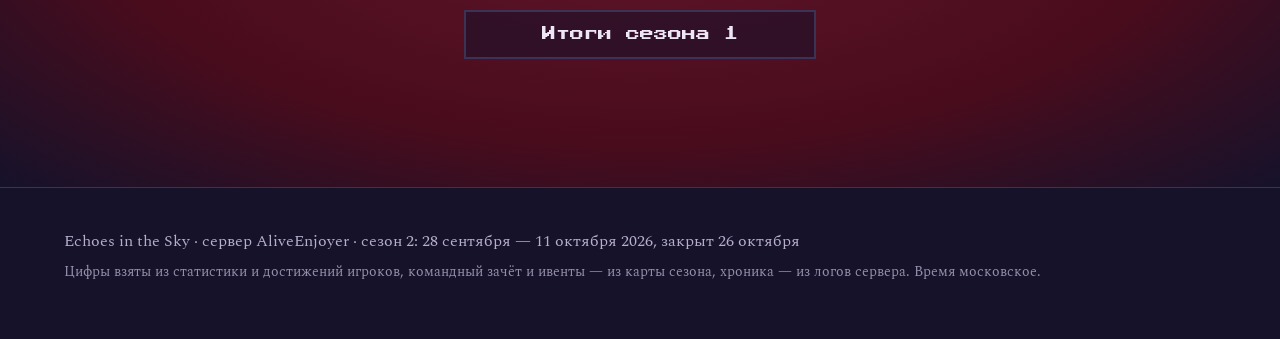
<file: minecraft/season2.html>
<!doctype html>
<html lang="ru">
<head>
<meta charset="utf-8">
<meta name="viewport" content="width=device-width, initial-scale=1">
<title>Сезон 2 — итоги · Echoes in the Sky</title>
<meta name="description" content="Итоги второго сезона Minecraft-сервера AliveEnjoyer «Echoes in the Sky»: 16 игроков, 418 смертей, 27 побеждённых боссов, две команды, «Осколки неба» и 8 пойманных рыб.">
<meta property="og:type" content="article">
<meta property="og:title" content="Echoes in the Sky — Сезон 2 закрыт">
<meta property="og:description" content="Две недели над облаками: 16 игроков, 418 смертей, 27 боссов и 8 пойманных рыб. Итоги второго сезона.">
<meta property="og:image" content="https://aliveenjoyer.art/minecraft/img/og-s2.jpg">
<meta name="twitter:card" content="summary_large_image">
<meta name="theme-color" content="#15122a">
<link rel="icon" href="data:image/svg+xml,%3Csvg xmlns='http://www.w3.org/2000/svg' viewBox='0 0 8 8' shape-rendering='crispEdges'%3E%3Crect width='8' height='8' fill='%2315122a'/%3E%3Crect x='3' y='0' width='2' height='1' fill='%23b9a6ff'/%3E%3Crect x='2' y='1' width='4' height='1' fill='%23b9a6ff'/%3E%3Crect x='1' y='2' width='6' height='3' fill='%23d9c8ff'/%3E%3Crect x='3' y='3' width='2' height='1' fill='%23ece6f7'/%3E%3Crect x='2' y='5' width='4' height='1' fill='%23b9a6ff'/%3E%3Crect x='3' y='6' width='2' height='1' fill='%23b9a6ff'/%3E%3C/svg%3E">
<link rel="preconnect" href="https://fonts.googleapis.com">
<link rel="preconnect" href="https://fonts.gstatic.com" crossorigin>
<link rel="stylesheet" href="https://fonts.googleapis.com/css2?family=Press+Start+2P&family=Spectral:ital,wght@0,400;0,600;1,400&display=swap" media="print" onload="this.media='all'">
<noscript><link rel="stylesheet" href="https://fonts.googleapis.com/css2?family=Press+Start+2P&family=Spectral:ital,wght@0,400;0,600;1,400&display=swap"></noscript>
<link rel="stylesheet" href="style.css?v=20260927b">
<link rel="stylesheet" href="season1.css?v=20260924a">
<link rel="stylesheet" href="season2.css?v=20261026a">
<script>document.documentElement.classList.add("js")</script>
</head>
<body class="s1 r2">
<a class="skip" href="#numbers">К итогам</a>

<header class="hero s1-hero r2-hero" id="top">
  <canvas class="ceiling" aria-hidden="true"></canvas>
  <div class="hero-text">
    <p class="news"><a href="index.html">&lt; На&nbsp;главную</a></p>
    <h1 class="s1-title"><span class="glitch" data-text="Сезон 2">Сезон 2</span></h1>
    <div class="s1-stamp" aria-hidden="true">закрыт</div>
    <p class="lede">Две недели над облаками: 16 игроков, 418 смертей, 27 побеждённых боссов и&nbsp;8 пойманных рыб. В&nbsp;прошлом сезоне рыб было ноль&nbsp;— прогресс налицо. Вот как прошёл Echoes in&nbsp;the&nbsp;Sky.</p>
    <p class="hosts">28 сентября&nbsp;— 11 октября 2026 · NeoForge 1.21.1 · 517 модов · сервер AliveEnjoyer</p>
    <div class="s1-save" aria-live="polite" data-done="Мир сохранён · 10,3 ГБ">
      <span class="s1-save-text">Сохранение мира…</span>
      <span class="s1-save-bar" aria-hidden="true"><i></i></span>
    </div>
    <p class="s1-press"><a href="#numbers">Листай вниз, чтобы продолжить ▼</a></p>
    <p class="s1-next"><a href="season1.html">Итоги первого сезона&nbsp;→</a></p>
  </div>
</header>

<main>
  <!-- ======================================================= numbers -->
  <section id="numbers">
    <p class="kicker">Статистика</p>
    <h2>Сезон в&nbsp;цифрах</h2>
    <ul class="s1-stats">
      <li class="s1-stat reveal"><span class="s1-ico" data-icon="player"></span><b data-count="16">16</b><span class="s1-label">игроков</span><em>из&nbsp;24 в&nbsp;вайтлисте. Восьмеро так и&nbsp;не&nbsp;поднялись в&nbsp;небо</em></li>
      <li class="s1-stat reveal"><span class="s1-ico" data-icon="clock"></span><b data-count="218.7" data-dec="1">218,7</b><span class="s1-label">часа в&nbsp;игре</span><em>больше 9 суток, если сложить всех вместе</em></li>
      <li class="s1-stat reveal"><span class="s1-ico" data-icon="sword"></span><b data-count="8582">8 582</b><span class="s1-label">убитых моба</span><em>141 вид. Больше половины&nbsp;— на&nbsp;счету одного StevenXUX</em></li>
      <li class="s1-stat reveal"><span class="s1-ico" data-icon="skull"></span><b data-count="418">418</b><span class="s1-label">смертей</span><em>кто-то погибал каждые 31 минуту игры</em></li>
      <li class="s1-stat reveal"><span class="s1-ico" data-icon="boot"></span><b data-count="1785">1 785</b><span class="s1-label">километров</span><em>как от&nbsp;Москвы до&nbsp;Берлина. 1 162 из&nbsp;них&nbsp;— в&nbsp;полёте</em></li>
      <li class="s1-stat reveal"><span class="s1-ico" data-icon="pick"></span><b data-count="118597">118 597</b><span class="s1-label">блоков добыто</span><em>из&nbsp;них 350&nbsp;— алмазная руда</em></li>
      <li class="s1-stat reveal"><span class="s1-ico" data-icon="craft"></span><b data-count="68595">68 595</b><span class="s1-label">крафтов</span><em>в&nbsp;3,7 раза больше, чем в&nbsp;первом сезоне. Create обязывает</em></li>
      <li class="s1-stat reveal"><span class="s1-ico" data-icon="boss"></span><b data-count="27">27</b><span class="s1-label">боссов повержено</span><em>13 разных. 17 из&nbsp;них&nbsp;— mr_Webber_Webber</em></li>
      <li class="s1-stat reveal"><span class="s1-ico" data-icon="peak"></span><b data-count="5">5</b><span class="s1-label">онлайн на&nbsp;пике</span><em>в&nbsp;первый же&nbsp;вечер, 28 сентября в&nbsp;21:47. Самый людный день&nbsp;— 29-е, 11 игроков</em></li>
      <li class="s1-stat reveal"><span class="s1-ico" data-icon="chat"></span><b data-count="571">571</b><span class="s1-label">сообщение в&nbsp;чате</span><em>больше половины&nbsp;— aliveenjoyer</em></li>
      <li class="s1-stat reveal"><span class="s1-ico" data-icon="power"></span><b data-count="4">4</b><span class="s1-label">запуска сервера</span><em>в&nbsp;первом сезоне их&nbsp;было 46. Мы&nbsp;стали спокойнее</em></li>
      <li class="s1-stat s1-fish reveal">
        <button type="button" class="s1-fish-btn" aria-label="Попробовать поймать рыбу">
          <span class="s1-ico" data-icon="fish"></span><b class="r2-good">8</b><span class="s1-label">поймано рыбы</span><em class="s1-fish-note">в&nbsp;первом сезоне&nbsp;— ноль. Вакансия рыбака закрыта. <span class="s1-hint">(нажми)</span></em>
        </button>
      </li>
    </ul>
  </section>

  <!-- ======================================================= chronicle -->
  <section id="chronicle">
    <p class="kicker">Хроника</p>
    <h2>Как это было</h2>
    <ol class="s1-time">
      <li class="reveal s1-hot"><span class="s1-day">28.09</span><div>
        <p class="s1-daynote">Тихий запуск</p>
        <p><time>15:35</time> Мир сезона открыт для своих&nbsp;— за&nbsp;три дня до&nbsp;официального старта.</p>
        <p><time>17:06</time> <b data-ava="aliveenjoyer">aliveenjoyer</b> чеканит первую монету сезона.</p>
        <p><time>18:45</time> <b data-ava="Keanu">Keanu</b> находит первые алмазы. Через пять минут у&nbsp;aliveenjoyer первая железная броня.</p>
        <p><time>19:33</time> …а&nbsp;потом aliveenjoyer умирает от&nbsp;голода. До&nbsp;полуночи от&nbsp;голода умрут ещё трое, StevenXUX&nbsp;— дважды: в&nbsp;этой сборке еда&nbsp;— не&nbsp;формальность.</p>
        <p><time>21:47</time> Пять игроков онлайн одновременно&nbsp;— пик всего сезона.</p>
        <p><time>23:31</time> <b data-ava="dsy">dsy</b> за&nbsp;семь минут получает легендарные чернила и&nbsp;атомный сплав. В&nbsp;первый&nbsp;же вечер.</p>
        <p><time>23:47</time> В&nbsp;<b data-ava="mr_Webber_Webber">mr_Webber_Webber</b> посреди боя со&nbsp;скелетом бьёт молния. Единственная молния сезона.</p></div></li>
      <li class="reveal s1-hot"><span class="s1-day">29.09</span><div>
        <p class="s1-daynote">Самый людный день: 11 игроков</p>
        <p><time>05:45</time> <b data-ava="mr_Webber_Webber">mr_Webber_Webber</b> первым входит в&nbsp;Незер.</p>
        <p><time>18:31</time> <b data-ava="aliveenjoyer">aliveenjoyer</b> первым попадает в&nbsp;Эмпирей. За&nbsp;сезон там побывают семеро.</p>
        <p><time>19:18</time> <b data-ava="dsy">dsy</b> находит крепость Незера.</p></div></li>
      <li class="reveal"><span class="s1-day">30.09</span><div>
        <p><time>07:03</time> <b data-ava="mr_Webber_Webber">mr_Webber_Webber</b> ловит трезубец утопленника четыре раза за&nbsp;четыре минуты.</p>
        <p><time>21:44</time> У&nbsp;<b data-ava="aliveenjoyer">aliveenjoyer</b> своя энергия и&nbsp;Mekanism. Будущий завод ОЛИВКИ начинается здесь.</p></div></li>
      <li class="reveal s1-hot"><span class="s1-day">01.10</span><div>
        <p class="s1-daynote">Официальный старт</p>
        <p><time>11:19</time> <b data-ava="anstlixx">anstlixx</b> ловит первую рыбу сезона. В&nbsp;первом сезоне до&nbsp;этого так никто и&nbsp;не&nbsp;дошёл.</p>
        <p><time>17:49</time> <b data-ava="aliveenjoyer">aliveenjoyer</b> разбирается с&nbsp;Привратником Вечного Звездосветья.</p>
        <p><time>18:00</time> Первые ежедневные «Осколки неба»: к&nbsp;19:02 <b data-ava="StevenXUX">StevenXUX</b> забирает два осколка из&nbsp;трёх.</p></div></li>
      <li class="reveal s1-hot"><span class="s1-day">03.10</span><div>
        <p class="s1-daynote">Ночь Сумеречного леса</p>
        <p><time>19:45</time> <b data-ava="anstlixx">anstlixx</b> первой поднимается в&nbsp;Эфир.</p>
        <p><time>23:47</time> <b data-ava="mr_Webber_Webber">mr_Webber_Webber</b> входит в&nbsp;Сумеречный лес&nbsp;— и&nbsp;за&nbsp;час White Legion кладёт Нагу, Лича, Гриботавра и&nbsp;Гидру.</p>
        <p><time>23:59</time> Итог «Стартового рывка»: White Legion&nbsp;— 34 вехи, ОЛИВКА&nbsp;— 28.</p></div></li>
      <li class="reveal"><span class="s1-day">04–08.10</span><div>
        <p><b data-ava="StevenXUX">StevenXUX</b> находит Кузню душ, <b data-ava="anstlixx">anstlixx</b>&nbsp;— Жужжилище, а&nbsp;<b data-ava="mr_Webber_Webber">mr_Webber_Webber</b> надевает первый MekaSuit.</p></div></li>
      <li class="reveal"><span class="s1-day">09.10</span><div>
        <p><time>10:39</time> Ночной лич повержен.</p>
        <p><time>18:00</time> Визер&nbsp;— <b data-ava="StevenXUX">StevenXUX</b> и&nbsp;<b data-ava="mr_Webber_Webber">mr_Webber_Webber</b>, вдвоём.</p></div></li>
      <li class="reveal s1-hot"><span class="s1-day">10.10</span><div>
        <p class="s1-daynote">День White Legion</p>
        <p><time>10:56</time> Первая ME-сеть сезона.</p>
        <p><time>13:19</time> Последний «Осколок неба» сезона&nbsp;— гигантское Небесное озеро.</p>
        <p><time>13:50</time> Через минуту после входа в&nbsp;Энд Эндер-дракон повержен. «Гонка к&nbsp;дракону» за&nbsp;White Legion.</p>
        <p><time>14:30</time> Обсидилит, Город Энда, элитры и&nbsp;Разрушенная цитадель&nbsp;— всё за&nbsp;сорок минут.</p></div></li>
      <li class="reveal"><span class="s1-day">11.10</span><div>
        <p><time>12:03</time> <b data-ava="mr_Webber_Webber">mr_Webber_Webber</b> за&nbsp;четырнадцать минут проходит Рыцарей-призраков, Древнего гаста, Альфа-йети и&nbsp;Снежную королеву. Три короны Сумеречного леса.</p>
        <p><time>12:22</time> Последний выход с&nbsp;сервера&nbsp;— тоже его. Небо затихло.</p></div></li>
      <li class="reveal"><span class="s1-day">26.10</span><div>
        <p>Сезон закрыт, мир сохранён.</p></div></li>
    </ol>
  </section>

  <!-- ======================================================= realms -->
  <section id="realms">
    <p class="kicker">Измерения</p>
    <h2>Открыто 7&nbsp;миров из&nbsp;12</h2>
    <div class="s1-progress reveal" role="img" aria-label="Открыто 7 из 12 измерений">
      <span class="s1-progress-bar"><i style="--to:58%"></i></span><span class="s1-progress-num">7 / 12</span>
    </div>
    <ul class="s1-realms">
      <li class="open reveal" style="--c:#7bd37a"><b>Обычный мир</b><span>все 16</span></li>
      <li class="open reveal" style="--c:#e05a4a"><b>Незер</b><span>mr_Webber_Webber · 29.09 · 5 игроков</span></li>
      <li class="open reveal" style="--c:#b9a6ff"><b>Эмпирей</b><span>aliveenjoyer · 29.09 · 7 игроков</span></li>
      <li class="open reveal" style="--c:#ffe9a8"><b>Эфир</b><span>anstlixx · 03.10</span></li>
      <li class="open reveal" style="--c:#6cd3b6"><b>Сумеречный лес</b><span>mr_Webber_Webber · 03.10 · 3 игрока</span></li>
      <li class="open reveal" style="--c:#f4b860"><b>Жужжилище</b><span>anstlixx · 06.10. Пчёлы дождались</span></li>
      <li class="open reveal" style="--c:#d9d2a0"><b>Энд</b><span>White Legion · 10.10 · 2 игрока</span></li>
      <li class="shut reveal" style="--c:#8fd3ff"><b>Вечное Звездосветье</b><span>Привратник повержен, а&nbsp;портал так и&nbsp;не&nbsp;открыли</span></li>
      <li class="shut reveal" style="--c:#c98a5a"><b>Шахтёрские миры</b><span>руда лежит нетронутая</span></li>
      <li class="shut reveal" style="--c:#6d6a8a"><b>Пустота</b><span>в&nbsp;пустоте пусто</span></li>
      <li class="shut reveal" style="--c:#b8323f"><b>Мир демонов</b><span>и&nbsp;слава богу</span></li>
      <li class="shut reveal" style="--c:#4ec2b8"><b>Глубокие Низины</b><span>ждут</span></li>
    </ul>
    <p class="s1-note">Небо облетали всерьёз: StevenXUX налетал 852&nbsp;км&nbsp;— больше, чем все остальные вместе.</p>
  </section>

  <!-- ======================================================= bosses -->
  <section id="bosses">
    <p class="kicker">Трофеи</p>
    <h2>Боссы сезона</h2>
    <p class="s1-intro">Полоски здоровья настоящие. Ну, почти.</p>
    <ul class="s1-bosses">
      <li class="s1-boss big" data-hp="200 HP"><span class="s1-bname">Эндер-дракон</span><span class="s1-bar"><i></i></span><span class="s1-kills">×2</span>
        <p><b data-ava="mr_Webber_Webber">mr_Webber_Webber</b> · <b data-ava="StevenXUX">StevenXUX</b> · 10.10</p><p class="s1-joke">Через минуту после входа в&nbsp;Энд. Дракон даже не&nbsp;успел представиться.</p></li>
      <li class="s1-boss big" data-hp="300 HP"><span class="s1-bname">Визер</span><span class="s1-bar"><i></i></span><span class="s1-kills">×2</span>
        <p><b data-ava="StevenXUX">StevenXUX</b> · <b data-ava="mr_Webber_Webber">mr_Webber_Webber</b> · 09.10</p><p class="s1-joke">Призван и&nbsp;побеждён вдвоём. Звезда Незера ушла на&nbsp;маяк.</p></li>
      <li class="s1-boss"><span class="s1-bname">Призрак рыцаря</span><span class="s1-bar"><i></i></span><span class="s1-kills">×9</span>
        <p><b data-ava="mr_Webber_Webber">mr_Webber_Webber</b> 6 · <b data-ava="StevenXUX">StevenXUX</b> 3</p><p class="s1-joke">Рыцари ходят отрядом. Не&nbsp;помогло.</p></li>
      <li class="s1-boss"><span class="s1-bname">Нага</span><span class="s1-bar"><i></i></span><span class="s1-kills">×3</span>
        <p><b data-ava="StevenXUX">StevenXUX</b> 2 · <b data-ava="mr_Webber_Webber">mr_Webber_Webber</b> 1</p><p class="s1-joke">Первый босс Сумеречного леса, 3 октября.</p></li>
      <li class="s1-boss"><span class="s1-bname">Обсидилит</span><span class="s1-bar"><i></i></span><span class="s1-kills">×3</span>
        <p><b data-ava="mr_Webber_Webber">mr_Webber_Webber</b> 2 · <b data-ava="StevenXUX">StevenXUX</b> 1</p></li>
      <li class="s1-boss"><span class="s1-bname">Лич</span><span class="s1-bar"><i></i></span><span class="s1-kills">×1</span>
        <p><b data-ava="StevenXUX">StevenXUX</b> · 04.10</p></li>
      <li class="s1-boss"><span class="s1-bname">Гидра</span><span class="s1-bar"><i></i></span><span class="s1-kills">×1</span>
        <p><b data-ava="StevenXUX">StevenXUX</b> · 04.10</p><p class="s1-joke">Три головы против одного StevenXUX. Арифметика не&nbsp;сработала.</p></li>
      <li class="s1-boss"><span class="s1-bname">Гриботавр</span><span class="s1-bar"><i></i></span><span class="s1-kills">×1</span>
        <p><b data-ava="mr_Webber_Webber">mr_Webber_Webber</b> · 04.10</p></li>
      <li class="s1-boss"><span class="s1-bname">Ночной лич</span><span class="s1-bar"><i></i></span><span class="s1-kills">×1</span>
        <p><b data-ava="mr_Webber_Webber">mr_Webber_Webber</b> · 09.10</p></li>
      <li class="s1-boss"><span class="s1-bname">Перчатка незера</span><span class="s1-bar"><i></i></span><span class="s1-kills">×1</span>
        <p><b data-ava="mr_Webber_Webber">mr_Webber_Webber</b> · 10.10</p></li>
      <li class="s1-boss"><span class="s1-bname">Древний гаст</span><span class="s1-bar"><i></i></span><span class="s1-kills">×1</span>
        <p><b data-ava="mr_Webber_Webber">mr_Webber_Webber</b> · 11.10</p></li>
      <li class="s1-boss"><span class="s1-bname">Альфа-йети</span><span class="s1-bar"><i></i></span><span class="s1-kills">×1</span>
        <p><b data-ava="mr_Webber_Webber">mr_Webber_Webber</b> · 11.10</p></li>
      <li class="s1-boss"><span class="s1-bname">Снежная королева</span><span class="s1-bar"><i></i></span><span class="s1-kills">×1</span>
        <p><b data-ava="mr_Webber_Webber">mr_Webber_Webber</b> · 11.10</p><p class="s1-joke">Последний босс сезона. Небо прояснилось.</p></li>
    </ul>
    <div class="s1-badges">
      <p class="s1-badge reveal"><b>Сумеречный лес&nbsp;— пройден.</b> Нага, Лич, Гриботавр, Гидра, Рыцари-призраки, Древний гаст, Альфа-йети и&nbsp;Снежная королева: все восемь у&nbsp;White Legion.</p>
      <p class="s1-badge reveal"><b>Bosses of Mass Destruction&nbsp;— 3&nbsp;/&nbsp;4.</b> Обсидилит, Перчатка и&nbsp;Ночной лич. Цветок пустоты остался цвести.</p>
    </div>
    <h3 class="s1-h3">Так и&nbsp;остались непобеждёнными</h3>
    <ul class="chips s1-unbeaten">
      <li>Игнис</li><li>Левиафан</li><li>Незеритовое чудище</li><li>Предвестник</li><li>Маледиктус</li><li>Древние Останки</li>
      <li>Эндер-хранитель</li><li>Сцилла</li><li>Слайдер</li><li>Королева Валькирий</li><li>Дух Солнца</li><li>Звездосветный голем</li>
      <li>Лунное чудовище</li><li>Цветок пустоты</li><li>Дикая химера</li><li>Мёртвый король</li><li>Хранитель</li><li>Древний страж</li>
      <li>Первый Звонарь Эмпирея</li>
    </ul>
  </section>

  <!-- ======================================================= teams & events -->
  <section id="teams">
    <p class="kicker">Командный зачёт</p>
    <h2>White Legion против ОЛИВКИ</h2>
    <div class="r2-versus reveal">
      <div class="r2-team r2-win">
        <p class="r2-tname">White Legion</p>
        <p class="r2-tnum"><b data-count="234">234</b> квеста</p>
        <p class="r2-tm"><b data-ava="mr_Webber_Webber">mr_Webber_Webber</b> <b data-ava="StevenXUX">StevenXUX</b> <b data-ava="Mavei">Mavei</b> <b data-ava="Yamato_892">Yamato_892</b></p>
      </div>
      <p class="r2-vs" aria-hidden="true">vs</p>
      <div class="r2-team">
        <p class="r2-tname">ОЛИВКА</p>
        <p class="r2-tnum"><b data-count="93">93</b> квеста</p>
        <p class="r2-tm"><b data-ava="aliveenjoyer">aliveenjoyer</b> <b data-ava="ramzBOSS">ramzBOSS</b> <b data-ava="anstlixx">anstlixx</b> <b data-ava="dsy">dsy</b></p>
      </div>
    </div>
    <ul class="r2-events">
      <li class="reveal"><p class="r2-ev">Стартовый рывок</p><p class="r2-res">White Legion&nbsp;— 34 вехи</p><p class="s1-muted">ОЛИВКА 28, VeniKommit 10, 0_K0TIK_0 9, Keanu 7. Последнюю веху White Legion взяли в&nbsp;Сумеречном лесу за&nbsp;десять минут до&nbsp;финиша.</p></li>
      <li class="reveal"><p class="r2-ev">Гонка к&nbsp;дракону</p><p class="r2-res">White Legion&nbsp;— 10.10, 13:50</p><p class="s1-muted">Единственные, кто долетел до&nbsp;Энда.</p></li>
      <li class="reveal"><p class="r2-ev">Охота на&nbsp;боссов</p><p class="r2-res">White Legion&nbsp;— 8 боссов</p><p class="s1-muted">Вторая неделя. Соперники в&nbsp;это время строили базы.</p></li>
      <li class="reveal"><p class="r2-ev"><span class="s1-ico" data-icon="shard"></span>Осколки неба</p><p class="r2-res">24 осколка: StevenXUX&nbsp;— 21</p><p class="s1-muted">Остальные три забрал mr_Webber_Webber. Острова падали каждый день в&nbsp;18:00&nbsp;— StevenXUX уже ждал.</p></li>
      <li class="reveal r2-skip"><p class="r2-ev">Гран-при на&nbsp;дирижаблях и&nbsp;Арена</p><p class="r2-res">не&nbsp;состоялись</p><p class="s1-muted">К&nbsp;финалу 17–18 октября небо опустело. Дирижабли остались в&nbsp;ангарах.</p></li>
    </ul>
    <p class="s1-note">Без команды играли Haggesy, t1s, 0_K0TIK_0, voV4ick_XXL, Keanu, FNtualet, VeniKommit и&nbsp;sashawaify.</p>
  </section>

  <!-- ======================================================= villain -->
  <section id="villain">
    <p class="kicker">Кто кого</p>
    <h2>Злодей сезона</h2>
    <div class="s1-villain r2-villain reveal">
      <div class="r2-vicon" aria-hidden="true"><span class="s1-ico s1-ico-big" data-icon="skull"></span></div>
      <div>
        <p class="s1-vname">Архизаклинатель</p>
        <p class="s1-vnum"><b data-count="70">70</b> убитых игроков</p>
        <p class="s1-muted">Маг из&nbsp;Iron's Spells. Убивал игроков чаще любого другого моба: у&nbsp;зомби 56, у&nbsp;скелетов 45. А&nbsp;15 раз игроков убили сами игроки.</p>
      </div>
    </div>
    <div class="s1-two">
      <div class="reveal">
        <h3 class="s1-h3">Самые опасные</h3>
        <ul class="s1-bars" style="--max:70">
          <li style="--v:70"><span>Архизаклинатель</span><i></i><b>70</b></li>
          <li style="--v:56"><span>Зомби</span><i></i><b>56</b></li>
          <li style="--v:45"><span>Скелет</span><i></i><b>45</b></li>
          <li style="--v:30"><span>Утопленник</span><i></i><b>30</b></li>
          <li style="--v:17"><span>Зомбифицированный пиглин</span><i></i><b>17</b></li>
        </ul>
      </div>
      <div class="reveal">
        <h3 class="s1-h3">Самые убиваемые</h3>
        <ul class="s1-bars s1-bars-gold" style="--max:2424">
          <li style="--v:2424"><span>Зомби</span><i></i><b>2 424</b></li>
          <li style="--v:1163"><span>Кадавры</span><i></i><b>1 163</b></li>
          <li style="--v:714"><span>Скелеты</span><i></i><b>714</b></li>
          <li style="--v:670"><span>Зомбиф. пиглины</span><i></i><b>670</b></li>
          <li style="--v:488"><span>Фантомы</span><i></i><b>488</b></li>
        </ul>
      </div>
    </div>
    <ul class="s1-deaths">
      <li class="reveal"><b>10</b> раз умерли от&nbsp;голода.<br>Пять из&nbsp;них&nbsp;— в&nbsp;первый&nbsp;же вечер.</li>
      <li class="reveal"><b>27</b> раз&nbsp;— трезубцем утопленника.<br>Четыре&nbsp;— у&nbsp;одного человека за&nbsp;четыре минуты.</li>
      <li class="reveal"><b>16</b> раз mr_Webber_Webber убили зомбифицированные пиглины.<br>Пиглины всё помнят.</li>
      <li class="reveal"><b>1</b> молния за&nbsp;сезон.<br>Угадайте, в&nbsp;кого.</li>
    </ul>
    <div class="r2-secret reveal">
      <p class="r2-st">Тайна сезона раскрыта</p>
      <p class="r2-sname">Одержимым был <b data-ava="0_K0TIK_0">0_K0TIK_0</b></p>
      <p class="s1-muted">«Эхо Бездны» выбрало его Одержимым. Он&nbsp;заходил шесть раз и&nbsp;исчез 1 октября&nbsp;— в&nbsp;день официального старта. Ни&nbsp;одной диверсии, ни&nbsp;одного суда, Порча&nbsp;— 0%. Самый мирный злодей в&nbsp;истории сервера.</p>
    </div>
  </section>

  <!-- ======================================================= awards -->
  <section id="awards">
    <p class="kicker">Зал славы</p>
    <h2>Номинации</h2>
    <div class="s1-mvp reveal">
      <div class="s1-mvp-head"><span class="s1-crown" aria-hidden="true"></span><span class="s1-mvp-ava" data-ava-big="mr_Webber_Webber"></span>
        <div><p class="s1-mvp-t">MVP сезона</p><p class="s1-mvp-n">mr_Webber_Webber</p></div></div>
      <ul class="s1-mvp-list">
        <li><b>84,5 часа</b> и&nbsp;14 дней из&nbsp;14&nbsp;— больше всех</li>
        <li><b>17 боссов</b> из&nbsp;27: дракон, Визер и&nbsp;все три короны Сумеречного леса</li>
        <li>Раньше всех&nbsp;— в&nbsp;Незере и&nbsp;Сумеречном лесу</li>
        <li>Первые MekaSuit и&nbsp;ME-сеть сезона</li>
        <li><b>476</b> достижений&nbsp;— больше всех на&nbsp;сервере</li>
        <li><b>46 343</b> прыжка и&nbsp;<b>194</b> смерти. Жил ярко</li>
      </ul>
    </div>
    <ul class="s1-awards">
      <li class="reveal"><span data-ava-big="StevenXUX"></span><p class="s1-at">Гроза мобов</p><p class="s1-an">StevenXUX</p><p class="s1-as">4 600 мобов&nbsp;— больше половины всех</p><p class="s1-aj">Зомби объявили траур.</p></li>
      <li class="reveal"><span data-ava-big="StevenXUX"></span><p class="s1-at">Ловец осколков</p><p class="s1-an">StevenXUX</p><p class="s1-as">21 «Осколок неба» из&nbsp;24</p><p class="s1-aj">Острова падали, а&nbsp;он&nbsp;уже стоял внизу.</p></li>
      <li class="reveal"><span data-ava-big="aliveenjoyer"></span><p class="s1-at">Шахтёр</p><p class="s1-an">aliveenjoyer</p><p class="s1-as">31 626 блоков</p><p class="s1-aj">Под заводом ОЛИВКИ теперь эхо.</p></li>
      <li class="reveal"><span data-ava-big="aliveenjoyer"></span><p class="s1-at">Голос сервера</p><p class="s1-an">aliveenjoyer</p><p class="s1-as">303 сообщения в&nbsp;чате</p><p class="s1-aj">Второй сезон подряд.</p></li>
      <li class="reveal"><span data-ava-big="anstlixx"></span><p class="s1-at">Рыбак сезона</p><p class="s1-an">anstlixx</p><p class="s1-as">5 рыб из&nbsp;8</p><p class="s1-aj">Вакансия, открытая в&nbsp;первом сезоне, закрыта.</p></li>
      <li class="reveal"><span data-ava-big="anstlixx"></span><p class="s1-at">Первопроходец</p><p class="s1-an">anstlixx</p><p class="s1-as">Эфир и&nbsp;Жужжилище&nbsp;— первой</p><p class="s1-aj">Куда anstlixx, туда и&nbsp;остальные. Потом.</p></li>
      <li class="reveal"><span data-ava-big="Keanu"></span><p class="s1-at">Алмазный старт</p><p class="s1-an">Keanu</p><p class="s1-as">первые алмазы через три часа</p><p class="s1-aj">И&nbsp;первый клад сезона в&nbsp;тот&nbsp;же вечер.</p></li>
      <li class="reveal"><span data-ava-big="dsy"></span><p class="s1-at">Атомщик</p><p class="s1-an">dsy</p><p class="s1-as">атомный сплав в&nbsp;первый вечер</p><p class="s1-aj">Остальные в&nbsp;это время искали еду.</p></li>
      <li class="reveal"><span data-ava-big="0_K0TIK_0"></span><p class="s1-at">Соня</p><p class="s1-an">0_K0TIK_0</p><p class="s1-as">16 ночей в&nbsp;кровати</p><p class="s1-aj">Днём спал. Чем занимался по&nbsp;ночам&nbsp;— см.&nbsp;выше.</p></li>
      <li class="reveal"><span data-ava-big="Yamato_892"></span><p class="s1-at">Груша для битья</p><p class="s1-an">Yamato_892</p><p class="s1-as">18 650 сердец урона за&nbsp;2 часа</p><p class="s1-aj">9 раз&nbsp;— от&nbsp;рук игроков. Добро пожаловать на&nbsp;сервер.</p></li>
      <li class="reveal"><span data-ava-big="FNtualet"></span><p class="s1-at">Болтун-спринтер</p><p class="s1-an">FNtualet</p><p class="s1-as">50 сообщений за&nbsp;полчаса игры</p><p class="s1-aj">Сообщение каждые 36 секунд.</p></li>
    </ul>
  </section>

  <!-- ======================================================= players -->
  <section id="players-s2">
    <p class="kicker">Все игроки</p>
    <h2>Таблица сезона</h2>
    <p class="s1-intro">Нажми на&nbsp;заголовок столбца, чтобы отсортировать.</p>
    <div class="s1-table-wrap">
      <table class="s1-table">
        <thead><tr>
          <th scope="col" data-k="n">Игрок</th><th scope="col" data-k="h" aria-sort="descending">Часов</th><th scope="col" data-k="d">Дней</th>
          <th scope="col" data-k="x">Смертей</th><th scope="col" data-k="m">Мобов</th><th scope="col" data-k="km">км</th>
          <th scope="col" data-k="b">Добыто</th><th scope="col" data-k="dia">Алмазы</th><th scope="col" data-k="a">Достижений</th>
        </tr></thead>
        <tbody></tbody>
      </table>
    </div>
  </section>

  <!-- ======================================================= built -->
  <section id="built">
    <p class="kicker">Сделано к&nbsp;сезону</p>
    <h2>Что мы&nbsp;сделали</h2>
    <ul class="s1-gallery">
      <li class="reveal"><img src="img/emp/shot-sunset-960.webp" width="960" height="508" loading="lazy" alt="Закат в Эмпирее"><p>Эмпирей&nbsp;— своё измерение сезона: Пристань, Подгорье и&nbsp;Первый Звонарь, который так и&nbsp;не&nbsp;пал</p></li>
      <li class="reveal"><img src="img/emp/shot-wings-800.webp" width="800" height="423" loading="lazy" alt="Игрок с большими крыльями летит сквозь туман к парящим островам"><p>Туман над архипелагом Эмпирея</p></li>
      <li class="reveal"><img src="img/emp/shot-pillars-800.webp" width="800" height="423" loading="lazy" alt="Дирижабль летит между исполинскими скалами, свисающими с неба"><p>Изнанка Эмпирея: скалы в&nbsp;сотни блоков свисают с&nbsp;неба</p></li>
      <li class="reveal"><img src="img/s2-map-640.webp" width="640" height="359" loading="lazy" alt="Карта сезона 2"><p>Карта сезона на&nbsp;сайте: вехи, команды, зал славы и&nbsp;позора</p></li>
    </ul>
    <ul class="s1-built">
      <li class="reveal"><b>517 модов:</b> Craftoria и&nbsp;17 добавок&nbsp;— Эфир, дирижабли Create Aeronautics, 55 рас NeoOrigins, The Hordes.</li>
      <li class="reveal"><b>«Осколки неба»:</b> 31 летающий остров и&nbsp;ежедневный ивент в&nbsp;18:00 с&nbsp;сундуками и&nbsp;осколками.</li>
      <li class="reveal"><b>«Эхо Бездны»:</b> ивент-импостер с&nbsp;Одержимым, судом и&nbsp;Порчей. Одержимый, правда, ушёл раньше всех.</li>
      <li class="reveal"><b>Путеводитель</b> на&nbsp;клавишу Э&nbsp;и&nbsp;установщик сборки в&nbsp;одну кнопку.</li>
      <li class="reveal"><b>Карта сезона:</b> 168 вех, живой командный зачёт и&nbsp;номинации прямо на&nbsp;сайте.</li>
      <li class="reveal"><b>Технополис «Эхо»:</b> промышленный мир, где собраны все техно-моды сборки, с&nbsp;кольцевой дорогой и&nbsp;двумя поездами.</li>
      <li class="reveal"><b>Русские руководства</b> Industrial Foregoing и&nbsp;PneumaticCraft&nbsp;— больше 300 страниц.</li>
    </ul>
  </section>

  <!-- ======================================================= credits -->
  <section id="credits">
    <p class="kicker">Титры</p>
    <h2>В&nbsp;ролях</h2>
    <div class="s1-credits" tabindex="0" aria-label="Титры сезона, наведи, чтобы остановить">
      <div class="s1-roll">
        <p class="s1-cr-h">В&nbsp;ролях</p>
        <p><span>Хозяин сервера</span>aliveenjoyer</p>
        <p><span>Главный герой</span>mr_Webber_Webber</p>
        <p><span>Гроза мобов и&nbsp;неба</span>StevenXUX</p>
        <p><span>Первопроходец</span>anstlixx</p>
        <p><span>Тот, кто держал ОЛИВКУ</span>ramzBOSS</p>
        <p><span>Атомщик</span>dsy</p>
        <p><span>Алмазный старт</span>Keanu</p>
        <p><span>Одержимый</span>0_K0TIK_0</p>
        <p><span>Рывок первых дней</span>VeniKommit</p>
        <p><span>Белый легион</span>Mavei · Yamato_892</p>
        <p><span>Болтун-спринтер</span>FNtualet</p>
        <p><span>Камео</span>t1s · Haggesy · voV4ick_XXL · sashawaify</p>
        <p class="s1-cr-h">Злодеи</p>
        <p><span>Главный злодей</span>Архизаклинатель</p>
        <p><span>Злодей второго плана</span>Зомбифицированный пиглин</p>
        <p><span>Тихий злодей</span>Эхо Бездны</p>
        <p class="s1-cr-h">Каскадёры</p>
        <p><span>Голод</span>10 выходов</p>
        <p><span>Трезубец</span>27 выходов</p>
        <p><span>Молния</span>1 выход, зато какой</p>
        <p class="s1-cr-h">Особая благодарность</p>
        <p><span>Восемь рыб</span>за&nbsp;то, что наконец попались</p>
        <p><span>Эндер-дракон</span>за&nbsp;то, что не&nbsp;мучил White Legion долго</p>
        <p class="s1-cr-h">Продолжение следует</p>
        <p>Следите за&nbsp;сайтом</p>
      </div>
    </div>
  </section>

  <!-- ======================================================= death screen -->
  <section id="end" class="s1-end">
    <div class="s1-death reveal">
      <p class="s1-dead">Сезон окончен!</p>
      <p class="s1-cause">Причина: небо затихло</p>
      <p class="s1-score-line">Счёт: <b>418</b></p>
      <div class="s1-death-btns">
        <a class="btn" href="index.html" id="respawn">Возродиться</a>
        <a class="btn btn-quiet" href="season1.html">Итоги сезона 1</a>
      </div>
    </div>
  </section>
</main>

<footer>
  <p>Echoes in&nbsp;the&nbsp;Sky · сервер AliveEnjoyer · сезон&nbsp;2: 28 сентября&nbsp;— 11 октября 2026, закрыт 26 октября</p>
  <p class="fine">Цифры взяты из&nbsp;статистики и&nbsp;достижений игроков, командный зачёт и&nbsp;ивенты&nbsp;— из&nbsp;карты сезона, хроника&nbsp;— из&nbsp;логов сервера. Время московское.</p>
</footer>

<div class="s1-fishes" aria-hidden="true"></div>
<script src="season2.js?v=20261026a" defer></script>
<script src="stat.js?v=20260925a" defer></script>
</body>
</html>
</file>
<file: minecraft/style.css>
:root {
  --void: #15122a;
  --deep: #1e1a36;
  --slate: #3a3356;
  --pearl: #ece6f7;
  --mist: #b7aecb;
  --lantern: #f4b860;
  --lantern-step: #a8742f;
  --copper: #6cd3b6;
  --blood: #ee8793;
  --pixel: "Press Start 2P", "Courier New", monospace;
  --book: "Spectral", Georgia, "Times New Roman", serif;
  --wide: 78rem;
  --text: 42rem;
  --gutter: clamp(1.25rem, 5vw, 4rem);
}

*, *::before, *::after { box-sizing: border-box; }
html { background: var(--void); color-scheme: dark; scroll-behavior: smooth; }
@media (prefers-reduced-motion: reduce) { html { scroll-behavior: auto; } }
body {
  margin: 0;
  background: var(--void);
  color: var(--pearl);
  font-family: var(--book);
  font-size: 1.125rem;
  line-height: 1.65;
  -webkit-font-smoothing: antialiased;
}
img { max-width: 100%; height: auto; display: block; }
a { color: var(--copper); text-underline-offset: 0.18em; text-decoration-thickness: 1px; }
a:hover { color: #9ff0da; }
:focus-visible { outline: 3px solid var(--lantern); outline-offset: 3px; }
b { font-weight: 600; }

.skip { position: absolute; left: -999px; top: 0; background: var(--lantern); color: var(--void); padding: .6rem 1rem; font-weight: 600; z-index: 10; }
.skip:focus { left: 1rem; top: 1rem; }

h1, h2 { font-family: var(--pixel); font-weight: 400; margin: 0; line-height: 1.3; }
h2 { font-size: 24px; margin-bottom: 1.6rem; }
@media (min-width: 760px) { h2 { font-size: 32px; } }
p { margin: 0 0 1rem; }

/* ---------------- hero ---------------- */
.hero {
  position: relative;
  overflow: hidden;
  padding: clamp(4rem, 12vh, 9rem) 0 0;
  /* the season 2 key art (mirrored so the portal island stands on the right); the text side is darkened */
  background:
    linear-gradient(90deg, rgba(21, 18, 42, .9) 0%, rgba(21, 18, 42, .72) 34%, rgba(21, 18, 42, .2) 62%, rgba(21, 18, 42, 0) 78%),
    url(img/s2-sky.webp) right bottom / cover no-repeat,
    var(--void);
}
/* on a phone the art is a band along the bottom of the header, its top edge fading into the night */
@media (max-width: 760px) {
  .hero { background:
    linear-gradient(180deg, rgba(21, 18, 42, 0) 55%, rgba(21, 18, 42, .45) 100%),
    linear-gradient(180deg, var(--void) 0%, rgba(21, 18, 42, 0) 35%) 0 100% / 100% 48% no-repeat,
    url(img/s2-sky-960.webp) 86% 100% / auto 48% no-repeat,
    var(--void); }
}
.ceiling { position: absolute; inset: 0; width: 100%; height: 100%; pointer-events: none; }
.hero-text {
  position: relative; z-index: 2;
  max-width: var(--wide); margin: 0 auto; padding: 0 var(--gutter);
}
.hero h1 {
  font-size: 32px;
  font-weight: 400;
  line-height: 1.2;
  max-width: 11ch;
  color: var(--pearl);
  text-shadow: .035em .035em 0 #3b3063, .07em .07em 0 #2a2350, 0 0 .5em rgba(21, 18, 42, .9);
}
@media (max-width: 400px) { .hero h1 { font-size: 24px; } }
@media (min-width: 560px) { .hero h1 { font-size: 48px; } }
@media (min-width: 1000px) { .hero h1 { font-size: 72px; } }
.lede { font-size: clamp(1.2rem, 2.2vw, 1.45rem); max-width: 34rem; margin-top: 1.6rem; color: var(--pearl); text-shadow: 0 0 1rem var(--void); }
.hosts { max-width: 38rem; color: var(--mist); text-shadow: 0 0 1rem var(--void); margin-bottom: .7rem; }
.streamers { list-style: none; margin: 0; padding: 0; display: flex; flex-wrap: wrap; gap: .45rem; max-width: 48rem; }
.streamers a { display: inline-flex; align-items: center; gap: .45rem; padding: .3rem .7rem; background: rgba(30, 26, 54, .85); color: var(--pearl); text-decoration: none; font-size: 1rem; border: 1px solid var(--slate); }
.streamers a::before { content: ""; width: .55em; height: .55em; background: #a970ff; box-shadow: 0 0 .5em #a970ff; }
.streamers a:hover { border-color: #a970ff; color: #fff; }
.actions { display: flex; flex-wrap: wrap; gap: 1rem; margin: 1.8rem 0 1.2rem; }
.dl-note { color: var(--mist); font-size: 1rem; max-width: 38rem; margin: -.2rem 0 1rem; text-shadow: 0 0 1rem var(--void); }
.live { display: flex; align-items: center; gap: .6rem; color: var(--mist); font-size: 1rem; }
.live[hidden], [hidden] { display: none !important; }
.pulse { width: .6rem; height: .6rem; background: var(--copper); box-shadow: 0 0 .7rem var(--copper); }
.live.off .pulse { background: var(--mist); box-shadow: none; }

/* ---------------- sections ---------------- */
main section { padding: clamp(4rem, 9vw, 7.5rem) var(--gutter) 0; max-width: calc(var(--wide) + 2 * var(--gutter)); margin: 0 auto; }
.col { max-width: var(--text); }
.col > p { color: var(--mist); }
.col > p:first-of-type { color: var(--pearl); }

.features dt { font-size: 1.2rem; font-weight: 600; margin-bottom: .4rem; color: var(--pearl); }
.features dd { margin: 0; color: var(--mist); }

.tags { margin: 2.4rem 0 0; }
.tag-row { display: grid; grid-template-columns: 9.5rem 1fr; gap: .5rem 1.5rem; align-items: baseline; padding: 1rem 0; border-top: 1px solid var(--slate); }
.tag-row:last-child { border-bottom: 1px solid var(--slate); }
.tag-row dt { font-size: 1.1rem; font-weight: 600; }
.tag-row dd { margin: 0; }
.chips { list-style: none; margin: 0; padding: 0; display: flex; flex-wrap: wrap; gap: .4rem; }
.chips li { font-size: .95rem; line-height: 1.3; padding: .26rem .6rem; background: var(--deep); color: var(--pearl); }
.realms li { display: inline-flex; align-items: center; gap: .45rem; }
.realms li::before { content: ""; flex: none; width: .55em; height: .55em; background: var(--c); box-shadow: 0 0 .5em var(--c); }
@media (max-width: 640px) { .tag-row { grid-template-columns: 1fr; } }

/* ---------------- carousel ---------------- */
.zoom { all: unset; display: block; cursor: zoom-in; width: 100%; }
.zoom:focus-visible { outline: 3px solid var(--lantern); outline-offset: 4px; }
figcaption { font-style: italic; color: var(--mist); font-size: 1rem; line-height: 1.5; margin-top: .8rem; max-width: 40rem; }
.carousel { margin-top: clamp(2rem, 4vw, 3rem); }
.track { display: flex; overflow-x: auto; scroll-snap-type: x mandatory; scroll-behavior: smooth; overscroll-behavior-x: contain; scrollbar-width: none; }
.track::-webkit-scrollbar { display: none; }
.track:focus-visible { outline: 3px solid var(--lantern); outline-offset: 4px; }
@media (prefers-reduced-motion: reduce) { .track { scroll-behavior: auto; } }
.slide { flex: 0 0 100%; margin: 0; scroll-snap-align: start; scroll-snap-stop: always; }
.slide .zoom { aspect-ratio: 16 / 9; display: flex; align-items: center; justify-content: center; }
.slide .zoom img { width: 100%; height: 100%; object-fit: contain; }
.car-nav { display: flex; align-items: center; gap: .9rem; margin-top: 1.1rem; }
.car-btn { font-family: var(--pixel); font-size: 16px; line-height: 1; width: 3rem; height: 3rem; padding: 0; background: var(--deep); color: var(--pearl); border: 2px solid var(--slate); border-radius: 0; cursor: pointer; }
.car-btn:hover:not(:disabled) { border-color: var(--lantern); }
.car-btn:disabled { opacity: .35; cursor: default; }
.car-count { font-family: var(--pixel); font-size: 12px; color: var(--mist); min-width: 7ch; text-align: center; }
.thumbs { position: relative; list-style: none; margin: 1rem 0 0; padding: 0 0 .4rem; display: flex; gap: .5rem; overflow-x: auto; scrollbar-width: thin; scrollbar-color: var(--slate) transparent; }
.thumbs li { flex: none; }
.thumb { all: unset; display: block; width: 7.5rem; cursor: pointer; border: 2px solid transparent; opacity: .55; }
.thumb img { width: 100%; height: auto; }
.thumb:hover { opacity: .9; }
.thumb[aria-current="true"] { border-color: var(--lantern); opacity: 1; }
.thumb:focus-visible { outline: 3px solid var(--lantern); outline-offset: 2px; }

/* ---------------- features / rules / steps ---------------- */
.features { display: grid; grid-template-columns: repeat(auto-fit, minmax(19rem, 1fr)); gap: 2rem 3rem; margin: 1rem 0 0; }
.features > div { border-top: 1px solid var(--slate); padding-top: 1.1rem; }
code { font-family: ui-monospace, "Cascadia Mono", Consolas, monospace; font-size: .9em; color: var(--pearl); background: var(--deep); padding: .05em .35em; white-space: nowrap; }

/* ---------------- roster ---------------- */
.roster { list-style: none; margin: 0; padding: 0; display: grid; grid-template-columns: repeat(auto-fill, minmax(17rem, 1fr)); gap: .75rem; }
.pl { position: relative; display: grid; grid-template-columns: 3rem 1fr; gap: 1rem; align-items: center; padding: .95rem 1.1rem; background: var(--deep); border: 1px solid transparent; }
.pl.on { border-color: rgba(108, 211, 182, .5); }
.ava { width: 3rem; height: 3rem; display: block; shape-rendering: crispEdges; }
.pl-body { min-width: 0; }
.pl-name { display: block; font-weight: 600; font-size: 1.1rem; line-height: 1.25; padding-right: 1.6rem; overflow: hidden; text-overflow: ellipsis; white-space: nowrap; }
.pl-rank { position: absolute; top: .7rem; right: .8rem; font-family: var(--pixel); font-size: 8px; line-height: 1; color: var(--mist); opacity: .6; }
.pl-time { font-family: var(--pixel); font-size: 12px; line-height: 1.6; color: var(--pearl); margin-top: .3rem; }
.pl.top .pl-time { color: var(--lantern); }
.pl.new .pl-time { color: var(--mist); }
.pl-bar { height: 4px; background: rgba(58, 51, 86, .8); margin: .45rem 0 .5rem; }
.pl-bar i { display: block; height: 100%; min-width: 2px; background: var(--lantern); }
.pl:not(.top) .pl-bar i { background: #b98a4c; }
.pl-seen { display: flex; align-items: center; gap: .45rem; font-size: .92rem; line-height: 1.3; color: var(--mist); }
.pl-seen::before { content: ""; flex: none; width: .5rem; height: .5rem; background: var(--slate); }
.pl.on .pl-seen { color: var(--copper); }
.pl.on .pl-seen::before { background: var(--copper); box-shadow: 0 0 .6rem var(--copper); }
.roster-note { color: var(--mist); font-size: .95rem; margin-top: 1.1rem; }

.rule-list { list-style: none; padding: 0; margin: 0; }
.rule-list li { position: relative; padding-left: 1.7rem; margin-bottom: .9rem; color: var(--mist); }
.rule-list li::before { content: ""; position: absolute; left: 0; top: .62em; width: .55em; height: .55em; background: var(--lantern); }

.steps { list-style: none; padding: 0; margin: 0; counter-reset: step; }
.steps li { counter-increment: step; position: relative; padding-left: 3.4rem; margin-bottom: 1.3rem; color: var(--mist); min-height: 2.2rem; }
.steps li::before { content: counter(step); position: absolute; left: 0; top: .15rem; font-family: var(--pixel); font-size: 24px; line-height: 1; color: var(--lantern); }
.steps b { color: var(--pearl); font-weight: 600; }

/* ---------------- form ---------------- */
.apply { padding-bottom: clamp(4rem, 9vw, 7rem); }
.form-note { color: var(--mist); }
form#wl-form { margin-top: 2rem; }
.field { margin-bottom: 1.3rem; }
.row { display: flex; flex-wrap: wrap; gap: 0 1.2rem; align-items: flex-end; }
.row .field { flex: 0 0 7.5rem; }
.row .field.grow { flex: 1 1 14rem; }
label { display: block; font-weight: 600; font-size: 1.05rem; margin-bottom: .35rem; }
.opt { color: var(--mist); font-size: .9rem; font-weight: 400; margin-left: .3rem; }
input:not([type=checkbox]), textarea {
  width: 100%; font: inherit; font-size: 1.05rem; color: var(--pearl);
  background: var(--deep); border: 2px solid var(--slate); border-radius: 0;
  padding: .7rem .85rem;
}
input::placeholder, textarea::placeholder { color: #8a82a0; }
input:focus, textarea:focus { outline: none; border-color: var(--lantern); }
textarea { resize: vertical; min-height: 8rem; }
input[type=number] { -moz-appearance: textfield; }
.hint { color: var(--mist); font-size: .92rem; margin: .35rem 0 0; }
.err { color: var(--blood); font-size: .95rem; margin: .35rem 0 0; min-height: 0; }
.err:empty { display: none; }
.field.invalid input, .field.invalid textarea { border-color: var(--blood); }
.check { display: flex; flex-wrap: wrap; align-items: center; gap: .7rem; }
.check label { margin: 0; font-family: var(--book); font-size: 1.05rem; }
.check .err { flex-basis: 100%; }
input[type=checkbox] { width: 1.25rem; height: 1.25rem; accent-color: var(--lantern); margin: 0; }
.hp { position: absolute; left: -10000px; width: 1px; height: 1px; overflow: hidden; }

.btn {
  display: inline-block; font-family: var(--pixel); font-weight: 400; font-size: 14px; line-height: 1.6;
  color: var(--void); background: var(--lantern); border: 0; border-radius: 0;
  padding: .85rem 1.4rem; text-decoration: none; cursor: pointer;
  box-shadow: 0 .28rem 0 var(--lantern-step);
}
.btn:hover { background: #ffcb7d; color: var(--void); }
.btn:active { transform: translateY(.28rem); box-shadow: none; }
.btn[disabled] { opacity: .65; cursor: progress; }
.btn-quiet { background: transparent; color: var(--pearl); box-shadow: inset 0 0 0 2px var(--slate); }
.btn-quiet:hover { background: transparent; color: var(--pearl); box-shadow: inset 0 0 0 2px var(--lantern); }
.btn-quiet:active { transform: none; }

.result { margin-top: 1.5rem; padding: 1rem 1.2rem; background: var(--deep); border-left: 4px solid var(--copper); }
.result.bad { border-left-color: var(--blood); }
.result p:last-child { margin-bottom: 0; }
.result .btn { margin-top: .8rem; font-size: 12px; padding: .6rem 1rem; }

/* ---------------- footer / viewer ---------------- */
footer { border-top: 1px solid var(--slate); padding: 2.5rem var(--gutter) 3rem; color: var(--mist); font-size: 1rem; max-width: calc(var(--wide) + 2 * var(--gutter)); margin: 0 auto; }
footer p { margin: 0 0 .4rem; }
.fine { font-size: .9rem; opacity: .8; }

.viewer { border: 0; padding: 0; background: transparent; max-width: 96vw; max-height: 96vh; overflow: visible; }
.viewer::backdrop { background: rgba(12, 10, 24, .92); }
.viewer img { max-width: 94vw; max-height: 90vh; width: auto; object-fit: contain; }
.viewer .close { position: absolute; right: -.4rem; top: -2.8rem; font-family: var(--pixel); font-size: 24px; line-height: 1; color: var(--pearl); background: none; border: 0; cursor: pointer; padding: .2rem .5rem; }

@media (max-width: 640px) {
  body { font-size: 1.06rem; }
  .actions .btn { width: 100%; text-align: center; }
  .steps li { padding-left: 2.6rem; }
}

/* ---------------- races ---------------- */
.news { margin: 0 0 .6rem; }
.news a { font-family: var(--pixel); font-size: 12px; line-height: 1.8; color: var(--lantern); text-decoration: none; text-shadow: 0 0 1rem var(--void); }
.news a:hover { color: #ffcb7d; text-decoration: underline; }
.kicker { font-family: var(--pixel); font-size: 12px; color: var(--lantern); margin: 0 0 .9rem; }
.race-hero { display: grid; grid-template-columns: 1.1fr 1fr; gap: 1.5rem 2rem; margin: 2.2rem 0 0; align-items: end; }
.race-hero figure { margin: 0; }
@media (max-width: 760px) { .race-hero { grid-template-columns: 1fr; } }
.tracks { list-style: none; padding: 0; margin: 2.4rem 0 0; display: grid; grid-template-columns: repeat(auto-fit, minmax(17.5rem, 1fr)); gap: 1rem; }
.rtrack { background: var(--deep); padding: 1.2rem 1.2rem 1rem; border-top: 3px solid var(--copper); display: flex; flex-direction: column; gap: .85rem; min-width: 0; }
.rtrack[data-track="2"] { border-top-color: var(--blood); }
.rtrack[data-track="3"] { border-top-color: var(--lantern); }
.track-head { display: flex; gap: .9rem; align-items: center; }
.track-no { font-family: var(--pixel); font-size: 24px; line-height: 1; color: var(--mist); }
.rtrack h3 { margin: 0; font-size: 1.3rem; line-height: 1.25; }
.track-meta { margin: .2rem 0 0; color: var(--mist); font-size: .95rem; line-height: 1.4; }
.level { display: inline-block; font-size: .8rem; font-weight: 600; line-height: 1.5; padding: 0 .45rem; margin-right: .5rem; color: var(--void); background: var(--copper); }
.level.hard { background: var(--blood); }
.level.extreme { background: var(--lantern); }
.track-desc { color: var(--mist); margin: 0; font-size: 1rem; line-height: 1.55; }
.track-maps { display: flex; gap: .5rem; }
.track-map { flex: 1 1 0; min-width: 0; cursor: zoom-in; }
.track-map img { width: 100%; height: 140px; object-fit: cover; object-position: center 35%; border: 1px solid var(--slate); }
.track-map:hover img { border-color: var(--lantern); }
.leaders { width: 100%; border-collapse: collapse; font-size: 1rem; margin-top: .2rem; }
.leaders caption { text-align: left; font-family: var(--pixel); font-size: 12px; color: var(--lantern); padding-bottom: .45rem; }
.leaders td { padding: .32rem .2rem; border-top: 1px solid var(--slate); overflow-wrap: anywhere; }
.leaders td.rank { width: 2rem; color: var(--mist); font-family: var(--pixel); font-size: 12px; }
.leaders td.time { text-align: right; white-space: nowrap; font-family: var(--pixel); font-size: 12px; }
.leaders tr.record td { color: var(--lantern); }
.leaders tr.record td.name { font-weight: 600; }
.leaders td.muted { color: var(--mist); font-size: .95rem; }
.races-note { color: var(--mist); font-size: .95rem; margin-top: 1rem; }

.rewards { margin-top: 2.4rem; }
.rewards h3 { font-family: var(--pixel); font-weight: 400; font-size: 16px; color: var(--lantern); margin: 0 0 1rem; }
.reward-list { display: grid; grid-template-columns: repeat(auto-fit, minmax(14rem, 1fr)); gap: 1rem 1.6rem; margin: 0; }
.reward-list > div { border-top: 1px solid var(--slate); padding-top: .8rem; }
.reward-list dt { font-weight: 600; color: var(--pearl); margin-bottom: .25rem; }
.reward-list dd { margin: 0; color: var(--mist); font-size: 1rem; line-height: 1.5; }

/* ---------------- season 1 results: a banner in the header ---------------- */
.season-banner {
  display: inline-flex; align-items: stretch; max-width: 100%;
  color: var(--pearl); text-decoration: none; background: rgba(30, 26, 54, .92);
  border: 2px solid var(--blood); box-shadow: 0 0 1.6rem -.4rem rgba(238, 135, 147, .55), .3rem .3rem 0 #0d0b1b;
}
.season-banner:hover { color: #fff; border-color: var(--lantern); box-shadow: 0 0 2rem -.3rem rgba(244, 184, 96, .6), .3rem .3rem 0 #0d0b1b; }
.season-banner:focus-visible { outline: 3px solid var(--lantern); outline-offset: 3px; }
.sb-tag {
  display: flex; align-items: center; gap: .6rem; padding: .75rem .9rem; white-space: nowrap;
  font-family: var(--pixel); font-size: 12px; line-height: 1.5; text-transform: uppercase; color: var(--void); background: var(--blood);
}
.sb-tag::before { content: ""; flex: none; width: 8px; height: 8px; background: var(--void); animation: sb-blink 1.2s steps(1) infinite; }
@keyframes sb-blink { 50% { opacity: 0; } }
.season-banner:hover .sb-tag { background: var(--lantern); }
.sb-text { display: flex; align-items: center; padding: .55rem .2rem .55rem .95rem; font-size: 1.08rem; line-height: 1.35; }
.sb-go { display: flex; align-items: center; padding: 0 .95rem 0 .6rem; font-size: 1.5rem; line-height: 1; color: var(--lantern); transition: transform .2s; }
.season-banner:hover .sb-go { transform: translateX(.3rem); }
@media (max-width: 560px) {
  .season-banner { flex-wrap: wrap; }
  .sb-tag { flex: 1 0 100%; }
  .sb-text { flex: 1 1 0; padding-left: .8rem; }
}
@media (prefers-reduced-motion: reduce) { .sb-tag::before { animation: none; } .sb-go { transition: none; } }

/* ---------------- season 2 teaser ---------------- */
.sr { position: absolute; width: 1px; height: 1px; overflow: hidden; clip: rect(0 0 0 0); white-space: nowrap; }
.s2-card {
  display: inline-flex; flex-direction: column; gap: .55rem; padding: .95rem 1.15rem 1rem; max-width: 100%;
  color: var(--pearl); text-decoration: none; background: rgba(30, 26, 54, .92);
  border: 2px solid var(--lantern); box-shadow: 0 0 1.8rem -.4rem rgba(244, 184, 96, .55), .3rem .3rem 0 #0d0b1b;
}
.s2-card:hover { color: #fff; border-color: #ffcb7d; box-shadow: 0 0 2.4rem -.3rem rgba(244, 184, 96, .75), .3rem .3rem 0 #0d0b1b; }
.s2-card:focus-visible { outline: 3px solid var(--lantern); outline-offset: 3px; }
.s2-tag { font-family: var(--pixel); font-size: 12px; line-height: 1.5; text-transform: uppercase; color: var(--lantern); }
.s2-count { display: flex; flex-wrap: wrap; align-items: baseline; gap: .3rem; font-family: var(--pixel); }
.s2-count b { font-weight: 400; font-size: 24px; line-height: 1.2; color: var(--pearl); font-variant-numeric: tabular-nums; }
.s2-count i { font-style: normal; font-size: 8px; text-transform: uppercase; color: var(--mist); margin-right: .55rem; }
.s2-count.s2-live { font-size: 16px; color: var(--copper); }
.s2-line { font-style: italic; font-size: 1.02rem; color: var(--mist); }
.s2-cursor { font-style: normal; color: var(--lantern); animation: s2-blink 1s steps(1) infinite; }
@keyframes s2-blink { 50% { opacity: 0; } }
@media (max-width: 420px) { .s2-count b { font-size: 16px; } .s2-count i { margin-right: .4rem; } }

.s2-sky { position: absolute; inset: 0; pointer-events: none; overflow: hidden; }
.s2-ship { position: absolute; top: 18%; left: 0; width: 144px; height: 72px; opacity: .8; animation: s2-drift 95s linear infinite 2s; transform: translateX(-180px); }
.s2-ship svg { width: 100%; height: 100%; display: block; animation: s2-bob 6s ease-in-out infinite; }
@keyframes s2-drift { from { transform: translateX(-180px); } to { transform: translateX(calc(100vw + 40px)); } }
@keyframes s2-bob { 50% { transform: translateY(8px); } }
@media (max-width: 760px) { .s2-ship { width: 96px; height: 48px; top: 11%; } }

.s2 h2 { margin-bottom: 1rem; }
.s2-glitch { position: relative; display: inline-block; }
.s2-glitch::before, .s2-glitch::after { content: attr(data-text); position: absolute; left: 0; top: 0; opacity: 0; pointer-events: none; }
.s2-glitch::before { color: var(--blood); animation: s2-glitch-a 5s steps(1) infinite 1.5s; }
.s2-glitch::after { color: var(--copper); animation: s2-glitch-b 5s steps(1) infinite 1.5s; }
@keyframes s2-glitch-a { 0%, 90%, 100% { opacity: 0; } 91% { opacity: .9; transform: translate(-4px, 0); clip-path: inset(15% 0 50% 0); } 94% { opacity: .9; transform: translate(3px, 0); clip-path: inset(60% 0 5% 0); } 96% { opacity: 0; } }
@keyframes s2-glitch-b { 0%, 91%, 100% { opacity: 0; } 92% { opacity: .85; transform: translate(4px, 0); clip-path: inset(40% 0 30% 0); } 95% { opacity: .85; transform: translate(-3px, 0); clip-path: inset(0 0 70% 0); } 97% { opacity: 0; } }
.s2-intro, .intro { font-size: clamp(1.15rem, 2vw, 1.35rem); color: var(--pearl); max-width: var(--text); margin-bottom: .4rem; }
.s2-howto { color: var(--mist); font-size: .98rem; }
.s2-files { list-style: none; margin: 1.6rem 0 0; padding: 0; display: grid; grid-template-columns: repeat(auto-fill, minmax(16.5rem, 1fr)); gap: .9rem; }
.s2-file { position: relative; background: var(--deep); padding: 1.1rem 1.2rem 1.25rem; border-left: 3px solid var(--slate); cursor: pointer; transition: border-color .25s, background-color .25s; }
.s2-file:hover, .s2-file.open { border-left-color: var(--lantern); background: #231e3f; }
.s2-file:focus-visible { outline: 3px solid var(--lantern); outline-offset: 3px; }
.s2-no { font-family: var(--pixel); font-size: 10px; letter-spacing: .08em; text-transform: uppercase; color: var(--mist); }
.s2-secret { position: absolute; right: .8rem; top: .75rem; font-family: var(--pixel); font-size: 9px; line-height: 1; text-transform: uppercase; color: var(--blood);
  border: 2px solid var(--blood); padding: .3rem .35rem .2rem; transform: rotate(6deg); opacity: .85; transition: opacity .3s; }
.s2-file.open .s2-secret { opacity: .25; }
.s2-file h3 { margin: .55rem 0 .55rem; font-size: 1.25rem; line-height: 1.25; padding-right: 4.5rem; }
.s2-file p { margin: 0; color: var(--mist); font-size: 1rem; line-height: 1.55; min-height: 4.65em; }
.s2-enc { overflow-wrap: anywhere; }
.s2-file:not(.open) .s2-enc { color: #4b4270; letter-spacing: -.05em; }
.s2-deny.open p { color: var(--blood); }
.s2-deny h3 { color: #4b4270; letter-spacing: -.05em; }
.s2-dates { list-style: none; margin: 2rem 0 0; padding: 0; display: flex; flex-wrap: wrap; gap: .8rem 2.2rem; }
.s2-dates li { color: var(--mist); font-size: 1.05rem; }
.s2-dates b { font-family: var(--pixel); font-weight: 400; font-size: 16px; color: var(--lantern); margin-right: .55rem; }
.s2 .actions { margin-top: 1.8rem; }
.s2-note { color: var(--mist); font-size: .95rem; }
@media (prefers-reduced-motion: reduce) {
  .s2-cursor, .s2-ship, .s2-ship svg, .s2-glitch::before, .s2-glitch::after { animation: none; }
  .s2-ship { display: none; }
}

/* ---------------- season 2 teaser: the richer part ---------------- */
/* hidden only once teaser.js is running (it sets .rv-on), so the teaser stays readable if the script never arrives */
.rv-on .rv { opacity: 0; transform: translateY(16px); transition: opacity .6s ease, transform .6s ease; transition-delay: calc(var(--i, 0) * 70ms); }
.rv-on .rv.in { opacity: 1; transform: none; }
@media print { .rv-on .rv { opacity: 1; transform: none; } }
.s2-count .s2-when { font-style: normal; font-size: 12px; line-height: 1.6; color: var(--pearl); }
.s2-lead { color: var(--mist); max-width: var(--text); }
.s2-h3 { font-family: var(--pixel); font-weight: 400; font-size: 16px; line-height: 1.5; color: var(--lantern); margin: 3rem 0 .8rem; }
.s2-ship { pointer-events: auto; cursor: pointer; }
.s2-toast { position: fixed; left: 50%; bottom: 1.5rem; transform: translateX(-50%); z-index: 30; max-width: calc(100vw - 2rem); padding: .85rem 1.1rem;
  background: var(--deep); border: 2px solid var(--lantern); color: var(--pearl); font-size: 1rem; line-height: 1.45; text-align: center; pointer-events: none;
  box-shadow: .3rem .3rem 0 #0d0b1b; }

/* leaked numbers */
.s2-leak { position: relative; margin: 1.8rem 0 0; padding: 1.3rem 1.4rem 1.1rem; background: repeating-linear-gradient(0deg, rgba(255, 255, 255, .025) 0 2px, transparent 2px 4px), var(--deep);
  border: 2px dashed var(--slate); max-width: 52rem; }
.s2-leak-h { font-family: var(--pixel); font-size: 12px; text-transform: uppercase; color: var(--mist); margin: 0 0 1rem; display: flex; align-items: center; gap: 1rem; }
.s2-leak-h .s2-secret { position: static; flex: none; white-space: nowrap; }
.s2-leak dl { display: grid; grid-template-columns: repeat(3, minmax(0, 1fr)); gap: 1.2rem 1.6rem; margin: 0; }
.s2-leak dl > div { border-top: 1px solid var(--slate); padding-top: .7rem; }
.s2-leak dt { color: var(--mist); font-size: .95rem; }
.s2-leak dd { margin: .3rem 0 0; font-family: var(--pixel); font-size: 24px; line-height: 1.3; color: var(--lantern); white-space: nowrap; }
.s2-leak .ap { font-size: 16px; color: var(--mist); margin-right: .25em; vertical-align: .25em; }
@media (max-width: 640px) { .s2-leak dl { grid-template-columns: repeat(2, minmax(0, 1fr)); } }
@media (max-width: 420px) { .s2-leak dd { font-size: 16px; } .s2-leak .ap { font-size: 12px; } }
.s2-leak-f { color: var(--mist); font-size: .95rem; margin: 1rem 0 0; }

/* intercepted transmissions */
.s2-term { margin: 1.6rem 0 0; max-width: 52rem; background: #0e0c1d; border: 2px solid var(--slate); box-shadow: 0 0 2rem -1rem var(--copper); }
.s2-term-top { display: flex; align-items: center; gap: 6px; margin: 0; padding: .55rem .8rem; background: var(--deep); border-bottom: 2px solid var(--slate);
  font-family: var(--pixel); font-size: 8px; text-transform: uppercase; color: var(--mist); }
.s2-term-top i { width: 8px; height: 8px; background: var(--slate); }
.s2-term-top i:first-child { background: var(--blood); }
.s2-term-top span { margin-left: .6rem; }
.s2-term-body { padding: 1rem 1.1rem 1.1rem; font-family: ui-monospace, "Cascadia Mono", Consolas, monospace; font-size: .95rem; line-height: 1.55; color: #9ff0da; min-height: 17rem; }
.s2-term-body p { margin: 0 0 .15rem; }
.s2-term-body p.s2-head { color: var(--mist); margin-top: .7rem; font-size: .85rem; }
.s2-term-body p.s2-head:first-child { margin-top: 0; }
.s2-term-body p.waiting { display: none; }
.s2-term-cursor { color: var(--copper); animation: s2-blink 1s steps(1) infinite; }

/* files that open on their own */
.s2-file.s2-locked { cursor: default; border-left-style: dashed; background: #1a1630; }
.s2-file.s2-locked h3 { color: var(--mist); }
.s2-file.s2-locked p { color: var(--lantern); font-family: var(--pixel); font-size: 8px; line-height: 2; text-transform: uppercase; }
.s2-file.s2-new::after { content: "Новое"; position: absolute; left: 1.2rem; bottom: -.6rem; font-family: var(--pixel); font-size: 8px; text-transform: uppercase;
  color: var(--void); background: var(--copper); padding: .25rem .4rem .15rem; }

/* race picker */
.s2-origins { display: grid; grid-template-columns: repeat(auto-fill, minmax(13rem, 1fr)); gap: .8rem; margin-top: 1rem; }
.s2-origin { all: unset; box-sizing: border-box; cursor: pointer; display: grid; grid-template-columns: 40px 1fr; grid-template-rows: auto auto; gap: .15rem .9rem;
  align-items: center; padding: .95rem 1rem; background: var(--deep); border: 2px solid transparent; transition: border-color .2s, transform .2s steps(2); }
.s2-origin:hover { border-color: var(--slate); transform: translateY(-3px); }
.s2-origin:focus-visible { outline: 3px solid var(--lantern); outline-offset: 3px; }
.s2-origin[aria-pressed="true"] { border-color: var(--lantern); box-shadow: 0 0 1.4rem -.4rem rgba(244, 184, 96, .6); }
.s2-emblem { grid-row: 1 / 4; display: block; width: 40px; height: 40px; }
.s2-emblem svg { width: 100%; height: 100%; display: block; }
.s2-origin b { font-size: 1.1rem; color: var(--pearl); }
.s2-origin span:not(.s2-emblem) { color: var(--mist); font-size: .95rem; line-height: 1.35; }
.s2-origin-note { color: var(--mist); font-size: .95rem; margin-top: 1rem; min-height: 1.5em; }

/* the files, split: open ones and the ones still waiting for their day */
.s2-sub { display: flex; align-items: center; gap: .7rem; margin: 1.8rem 0 0; font-family: var(--pixel); font-weight: 400; font-size: 12px; line-height: 1.5;
  text-transform: uppercase; color: var(--pearl); }
.s2-sub .s2-n { font-weight: 400; min-width: 1.9rem; padding: .3rem .4rem .2rem; font-size: 8px; line-height: 1; text-align: center; color: var(--void); background: var(--copper); }
.s2-sub-locked { margin-top: 2.6rem; color: var(--mist); }
.s2-sub-locked .s2-n { background: var(--blood); }
.s2-sub + .s2-files { margin-top: 1rem; }
.s2-sub-locked + .s2-howto { margin: .6rem 0 0; }
.s2-howto + .s2-files-locked { margin-top: 1rem; }

/* who will you be born as: six races up close, then all 55, then the class */
.s2-origins { grid-template-columns: repeat(3, minmax(0, 1fr)); }
@media (max-width: 900px) { .s2-origins { grid-template-columns: repeat(2, minmax(0, 1fr)); } }
@media (max-width: 560px) { .s2-origins { grid-template-columns: 1fr; } }
.s2-origin { grid-template-rows: auto auto 1fr; align-items: start; }
.s2-origin .s2-emblem { align-self: start; margin-top: .15rem; }
.s2-origin em { grid-column: 2; margin-top: .35rem; font-style: normal; font-size: .85rem; color: var(--lantern); }
.s2-imp { display: inline-block; flex: none; width: 22px; height: 6px; margin-right: .5rem; vertical-align: .08em;
  background: linear-gradient(90deg, var(--ic, var(--lantern)) 0 calc(var(--n, 0) * 8px), transparent 0) no-repeat,
              rgba(255, 255, 255, .14);
  -webkit-mask: repeating-linear-gradient(90deg, #000 0 6px, transparent 6px 8px); mask: repeating-linear-gradient(90deg, #000 0 6px, transparent 6px 8px); }
.s2-imp[data-imp="1"] { --n: 1; --ic: var(--copper); }
.s2-imp[data-imp="2"] { --n: 2; --ic: var(--lantern); }
.s2-imp[data-imp="3"] { --n: 3; --ic: var(--blood); }
.s2-origin-facts { list-style: none; margin: 1.2rem 0 0; padding: 0; display: grid; grid-template-columns: repeat(auto-fit, minmax(16rem, 1fr)); gap: .8rem; }
.s2-origin-facts li { padding: .8rem 1rem; color: var(--mist); font-size: .95rem; line-height: 1.5; border-left: 3px solid var(--copper); background: rgba(30, 26, 54, .6); }
.s2-origin-facts b { color: var(--pearl); }
.s2-all { margin-top: 1.2rem; border: 2px solid var(--slate); background: #16132b; }
.s2-all > summary { cursor: pointer; list-style: none; display: flex; flex-wrap: wrap; align-items: baseline; gap: .3rem .9rem; padding: .9rem 1.1rem;
  font-family: var(--pixel); font-size: 12px; line-height: 1.6; text-transform: uppercase; color: var(--lantern); }
.s2-all > summary::-webkit-details-marker { display: none; }
.s2-all > summary::before { content: "▸"; font-family: var(--book); font-size: 1.1rem; line-height: 1; transition: transform .2s; }
.s2-all[open] > summary::before { transform: rotate(90deg); }
.s2-all > summary span { font-family: var(--book); font-size: .95rem; text-transform: none; color: var(--mist); }
.s2-all > summary:hover { background: rgba(244, 184, 96, .06); }
.s2-all > summary:focus-visible { outline: 3px solid var(--lantern); outline-offset: 2px; }
.s2-race-groups { padding: .4rem 1.1rem 1.3rem; }
.s2-race-groups h4 { margin: 1.3rem 0 .6rem; font-family: var(--pixel); font-weight: 400; font-size: 8px; line-height: 1.6; text-transform: uppercase; color: var(--mist); }
.s2-race-groups h4 small { color: var(--lantern); font-size: 8px; margin-left: .4rem; }
.s2-race-groups ul { list-style: none; margin: 0; padding: 0; display: grid; grid-template-columns: repeat(auto-fill, minmax(17rem, 1fr)); gap: .6rem; }
.s2-race { all: unset; box-sizing: border-box; cursor: pointer; display: grid; grid-template-columns: 24px 1fr auto; gap: .2rem .7rem; align-items: center; align-content: start; width: 100%; height: 100%;
  padding: .7rem .8rem; background: var(--deep); border: 2px solid transparent; transition: border-color .2s; }
.s2-race img, .s2-class img { width: 24px; height: 24px; image-rendering: pixelated; }
.s2-race b { font-size: 1rem; color: var(--pearl); }
.s2-race .s2-imp { margin: 0; }
.s2-race span { grid-column: 1 / -1; color: var(--mist); font-size: .9rem; line-height: 1.45; }
.s2-race .s2-born { grid-column: 1 / -1; font-size: .8rem; color: var(--copper); }
.s2-race:hover, .s2-class:hover { border-color: var(--slate); }
.s2-race:focus-visible, .s2-class:focus-visible { outline: 3px solid var(--lantern); outline-offset: 2px; }
.s2-race[aria-pressed="true"], .s2-class[aria-pressed="true"] { border-color: var(--lantern); box-shadow: 0 0 1.2rem -.4rem rgba(244, 184, 96, .6); }
.s2-classes { display: grid; grid-template-columns: repeat(auto-fill, minmax(10.5rem, 1fr)); gap: .5rem; margin-top: 1rem; }
.s2-class { all: unset; box-sizing: border-box; cursor: pointer; display: flex; align-items: center; gap: .6rem; padding: .5rem .7rem; background: var(--deep); border: 2px solid transparent;
  font-size: .95rem; line-height: 1.25; color: var(--pearl); transition: border-color .2s; }
.s2-class b { font-weight: 400; }
.s2-class-desc { margin: .9rem 0 0; min-height: 1.6em; color: var(--mist); font-size: .95rem; }
.s2-fate { display: flex; flex-wrap: wrap; align-items: center; gap: .6rem 1.2rem; margin-top: 1.2rem; }
.s2-fate .s2-origin-note { margin: 0; flex: 1 1 18rem; color: var(--lantern); }
.s2-roll:disabled { opacity: .6; cursor: progress; }
@media (max-width: 560px) {
  .s2-race-groups { padding: .2rem .7rem 1rem; }
  .s2-classes { grid-template-columns: repeat(2, minmax(0, 1fr)); }
}
@media (prefers-reduced-motion: reduce) { .s2-all > summary::before { transition: none; } }

/* bosses */
.s2-bosses { list-style: none; margin: 1rem 0 0; padding: 0; display: grid; grid-template-columns: repeat(auto-fill, minmax(13rem, 1fr)); gap: .9rem; }
.s2-boss { display: flex; flex-direction: column; gap: .4rem; padding: 1.1rem 1.1rem 1.2rem; cursor: pointer;
  background: radial-gradient(circle at 50% 35%, rgba(238, 135, 147, .12), transparent 60%), #120f24; border-bottom: 3px solid #2c2650; }
.s2-boss:focus-visible { outline: 3px solid var(--lantern); outline-offset: 3px; }
.s2-sil { display: block; width: 112px; height: 112px; margin: 0 auto .4rem; filter: drop-shadow(0 0 10px rgba(238, 135, 147, .25)); transition: filter .4s; }
.s2-sil svg { width: 100%; height: 100%; display: block; }
.s2-boss:hover .s2-sil, .s2-boss.open .s2-sil { filter: drop-shadow(0 0 16px rgba(238, 135, 147, .6)); animation: s2-breathe 2.4s ease-in-out infinite; }
@keyframes s2-breathe { 50% { transform: scale(1.04); } }
.s2-bname { font-family: var(--pixel); font-weight: 400; font-size: 12px; line-height: 1.6; color: var(--blood); text-align: center; overflow-wrap: anywhere; }
.s2-boss > span:last-child { color: var(--mist); font-size: .95rem; line-height: 1.45; text-align: center; }

/* before -> after */
.s2-vs { width: 100%; max-width: 46rem; border-collapse: collapse; margin-top: 1rem; font-size: 1rem; }
.s2-vs th, .s2-vs td { padding: .6rem .8rem; border-top: 1px solid var(--slate); text-align: left; }
.s2-vs thead th { font-family: var(--pixel); font-weight: 400; font-size: 8px; text-transform: uppercase; color: var(--mist); border-top: 0; }
.s2-vs tbody th { color: var(--mist); font-weight: 400; }
.s2-vs td:nth-child(2) { color: var(--mist); }
.s2-vs td:nth-child(3) { color: var(--lantern); font-weight: 600; }
@media (max-width: 560px) { .s2-vs th, .s2-vs td { padding: .5rem .4rem; font-size: .95rem; } }

/* the season map, declassified: numbers of the ten paths, live progress once the season is on, a way to the map page */
.s2-map { display: grid; gap: 1.6rem 2.4rem; margin: 2.4rem 0 0; padding: 1.4rem 1.3rem 1.5rem;
  background: radial-gradient(40rem 22rem at 100% 0%, rgba(108, 211, 182, .1), transparent 70%), var(--deep);
  border: 2px solid var(--copper); box-shadow: 0 0 2.4rem -1.1rem var(--copper), .3rem .3rem 0 #0d0b1b; }
@media (min-width: 1000px) { .s2-map { grid-template-columns: minmax(0, 1fr) minmax(0, 1.12fr); align-items: center; padding: 1.8rem 2rem; } }
.s2-map-k { display: inline-block; margin: 0 0 .9rem; padding: .4rem .5rem .3rem; font-family: var(--pixel); font-size: 8px; line-height: 1; text-transform: uppercase;
  color: var(--void); background: var(--copper); transform: rotate(-2deg); }
.s2-map-h { margin: 0 0 .9rem; font-family: var(--pixel); font-weight: 400; font-size: 20px; line-height: 1.4; color: var(--pearl); }
.s2-map-text > p:not(.s2-map-k) { color: var(--mist); font-size: 1.02rem; }
.s2-map-bar { display: flex; gap: 3px; height: 12px; margin: 1.3rem 0 .8rem; }
.s2-map-bar span { position: relative; flex: var(--n) 1 0; overflow: hidden; }
.s2-map-bar span::before { content: ""; position: absolute; inset: 0; background: var(--c); opacity: .28; }
.s2-map-bar span i { position: absolute; inset: 0 auto 0 0; width: var(--p, 0%); background: var(--c); box-shadow: 0 0 10px var(--c); transition: width 1s ease; }
.s2-map-paths { list-style: none; margin: 0; padding: 0; display: flex; flex-wrap: wrap; gap: .25rem 1rem; }
.s2-map-paths li { display: flex; align-items: center; gap: .45rem; color: var(--mist); font-size: .92rem; }
.s2-map-paths li::before { content: ""; width: 8px; height: 8px; background: var(--c); }
.s2-map-live { margin: 1.1rem 0 0; color: var(--lantern); font-size: 1rem; }
.s2-map .actions { margin-top: 1.2rem; }
.s2-map-shot { position: relative; display: block; overflow: hidden; background: #120f24; border: 2px solid var(--slate); transition: border-color .25s; }
.s2-map-shot img { width: 100%; transition: transform .8s ease; }
.s2-map-shot::after { content: "Демо"; position: absolute; right: .6rem; top: .6rem; padding: .35rem .45rem .25rem; font-family: var(--pixel); font-size: 8px; line-height: 1;
  text-transform: uppercase; color: var(--void); background: var(--lantern); }
.s2-map-shot:hover { border-color: var(--copper); }
.s2-map-shot:hover img { transform: scale(1.035); }

/* the season's own world (empyrean.html): the same card in the Listeners' amethyst */
.s2-emp { border-color: #b58cf0; box-shadow: 0 0 2.4rem -1.1rem #b58cf0, .3rem .3rem 0 #0d0b1b;
  background: radial-gradient(40rem 22rem at 100% 0%, rgba(181, 140, 240, .13), transparent 70%), var(--deep); }
.s2-emp .s2-map-k { background: #b58cf0; }
.s2-emp .s2-map-live { color: #b58cf0; }
.s2-emp-shot::after { content: "Кадр из игры"; background: #b58cf0; }
.s2-emp-shot:hover { border-color: #b58cf0; }

/* the season in dates */
.s2-plan { list-style: none; margin: 1.4rem 0 0; padding: 0; display: grid; grid-template-columns: repeat(auto-fit, minmax(9.5rem, 1fr)); gap: 1.4rem .9rem; }
.s2-plan li { position: relative; padding-top: 1.2rem; border-top: 2px solid var(--slate); }
.s2-plan li::before { content: ""; position: absolute; left: 0; top: -6px; width: 10px; height: 10px; background: var(--lantern); box-shadow: 0 0 10px var(--lantern); }
.s2-plan b { display: block; font-family: var(--pixel); font-weight: 400; font-size: 12px; line-height: 1.5; color: var(--lantern); }
.s2-plan span { display: block; margin: .35rem 0 .25rem; font-weight: 600; font-size: 1.05rem; line-height: 1.3; }
.s2-plan small { display: block; color: var(--mist); font-size: .95rem; line-height: 1.45; }
.s2-plan .s2-plan-live::before { background: var(--blood); box-shadow: 0 0 10px var(--blood); }
.s2-plan .s2-plan-live b { color: var(--blood); }
@media (max-width: 640px) {
  .s2-plan { grid-template-columns: 1fr; gap: 0; margin-left: 4px; border-left: 2px solid var(--slate); }
  .s2-plan li { border-top: 0; padding: 0 0 1.2rem 1.2rem; }
  .s2-plan li::before { left: -6px; top: .3rem; }
}
.s2-more { margin-top: 1rem; }

@media (prefers-reduced-motion: reduce) {
  .rv-on .rv { opacity: 1; transform: none; transition: none; }
  .s2-term-cursor, .s2-boss:hover .s2-sil, .s2-boss.open .s2-sil { animation: none; }
  .s2-map-bar span i, .s2-map-shot img { transition: none; }
  .s2-map-shot:hover img { transform: none; }
}

/* ---------------- landing: season 2 up top, then how it works and how to join, season 1 as the archive ---------------- */
.hero { padding-bottom: clamp(4rem, 11vh, 8rem); }
.hero::after { content: ""; position: absolute; left: 0; right: 0; bottom: 0; height: 9rem; background: linear-gradient(rgba(21, 18, 42, 0), var(--void)); pointer-events: none; }
.hero-kicker { margin-bottom: 1.1rem; text-shadow: 0 0 1rem var(--void); }
.hero .s2-card { margin-top: 1.8rem; }
@media (min-width: 760px) { .hero .s2-count b { font-size: 32px; } .hero .s2-count i { font-size: 12px; } }
.hero-s1 { margin: -.2rem 0 1.6rem; }
.hero .btn-quiet, .hero .btn-quiet:hover { background: rgba(21, 18, 42, .9); }
.features.four { grid-template-columns: repeat(auto-fit, minmax(15.5rem, 1fr)); gap: 1.8rem 2.4rem; }
.h3 { font-family: var(--pixel); font-weight: 400; font-size: 16px; line-height: 1.5; color: var(--lantern); margin: 3.4rem 0 .8rem; }
.sub-lead { color: var(--mist); max-width: var(--text); }

.archive h2 { display: flex; flex-wrap: wrap; align-items: center; gap: .5rem 1.2rem; margin-bottom: 1rem; }
.stamp { font-size: 12px; line-height: 1; text-transform: uppercase; color: var(--blood); border: 2px solid var(--blood);
  padding: .5rem .55rem .4rem; transform: rotate(-5deg); box-shadow: 0 0 1rem -.3rem rgba(238, 135, 147, .5); }
.archive .col { margin-top: 1rem; }
.archive > .actions { margin-top: 1.4rem; }

/* world download: a card that looks like the singleplayer world list */
.world { margin-top: 3.4rem; padding: 1.6rem clamp(1rem, 3vw, 1.9rem) .5rem; max-width: 54rem;
  background: var(--deep); border: 2px solid var(--slate); box-shadow: .3rem .3rem 0 #0d0b1b; }
.world .h3 { margin-top: 0; }
.world > p { color: var(--mist); max-width: var(--text); }
.world .actions { margin: 1.4rem 0 2rem; }
.world .steps li:last-child { margin-bottom: 1rem; }
.world-note { color: var(--mist); font-size: .95rem; border-top: 1px solid var(--slate); padding-top: .9rem; }
.world code { background: var(--void); }
.mc-world { display: flex; align-items: center; gap: .9rem; max-width: 31rem; margin-top: 1.3rem; padding: .4rem .7rem .4rem .4rem;
  background: rgba(0, 0, 0, .45); border: 2px solid #9d9d9d; }
.mc-world img { flex: none; width: 64px; height: 64px; image-rendering: pixelated; }
.mc-world p { display: flex; flex-direction: column; gap: .4rem; min-width: 0; margin: 0; }
.mc-world b { font-family: var(--pixel); font-weight: 400; font-size: 12px; line-height: 1.4; color: #fff; }
.mc-world span { font-family: var(--pixel); font-size: 8px; line-height: 1.6; color: #a8a8a8; overflow-wrap: anywhere; }

.s1-pack { margin-top: 2.6rem; max-width: 54rem; }
.s1-pack summary { display: inline-flex; align-items: center; gap: .8rem; cursor: pointer; list-style: none;
  font-family: var(--pixel); font-size: 12px; line-height: 1.8; color: var(--lantern); }
.s1-pack summary::-webkit-details-marker { display: none; }
.s1-pack summary::before { content: "+"; display: inline-grid; place-items: center; width: 1.6rem; height: 1.6rem; flex: none;
  border: 2px solid var(--slate); color: var(--pearl); font-size: 12px; line-height: 1; }
.s1-pack[open] summary::before { content: "-"; }
.s1-pack summary:hover::before { border-color: var(--lantern); }
.s1-pack .tags { margin-top: 1.2rem; }
</file>
<file: minecraft/empyrean.css>
/* ---------------- Эмпирей: the season's own world ---------------- */
/* built on style.css (tokens, type, buttons, sections); amethyst is the Listeners' colour and marks this page */
.emp { --amethyst: #b58cf0; --amethyst-deep: #2a1f46; --calcite: #e9ecef; }

/* hero: a screenshot of the world behind the text (on a phone, under it) */
.emp-hero { position: relative; overflow: hidden; background: var(--void); display: flex; flex-direction: column; }
.emp-hero-shot { margin: 0; order: 2; position: relative; }
.emp-hero-shot img { display: block; width: 100%; height: auto; }
.emp-hero-shot::after { content: ""; position: absolute; inset: 0; pointer-events: none;
  background: linear-gradient(180deg, var(--void) 0%, rgba(21, 18, 42, 0) 22%, rgba(21, 18, 42, 0) 80%, var(--void) 100%); }
.emp-hero-in { position: relative; z-index: 1; width: 100%; max-width: var(--wide); margin: 0 auto;
  padding: clamp(2rem, 6vh, 4rem) var(--gutter) 1.5rem; }
.emp-hero-in > div { max-width: 38rem; }
@media (min-width: 900px) {
  .emp-hero { min-height: min(46rem, 90vh); justify-content: center; }
  .emp-hero-shot { position: absolute; inset: 0; order: 0; }
  .emp-hero-shot img { height: 100%; object-fit: cover; object-position: 72% 50%; }
  .emp-hero-shot::after { background:
    linear-gradient(90deg, rgba(21, 18, 42, .95) 0%, rgba(21, 18, 42, .86) 30%, rgba(21, 18, 42, .45) 55%, rgba(21, 18, 42, 0) 76%),
    linear-gradient(180deg, rgba(21, 18, 42, .35) 0%, rgba(21, 18, 42, 0) 20%, rgba(21, 18, 42, 0) 78%, var(--void) 100%); }
  .emp-hero-in { padding-block: clamp(3rem, 9vh, 6rem); }
}
.emp-hero h1 { font-size: 32px; line-height: 1.2; color: var(--pearl); margin: .4rem 0 0;
  text-shadow: .035em .035em 0 #3b3063, .07em .07em 0 #2a2350, 0 0 .6em rgba(21, 18, 42, .8); }
@media (min-width: 560px) { .emp-hero h1 { font-size: 48px; } }
@media (min-width: 1000px) { .emp-hero h1 { font-size: 64px; } }
.emp-hero .lede, .emp-author, .emp-crumbs { text-shadow: 0 0 1rem var(--void); }
.emp-crumbs { display: flex; flex-wrap: wrap; align-items: baseline; gap: .1rem .7rem; }
.emp-crumbs span, .emp-crumbs b { font-family: var(--pixel); font-weight: 400; font-size: 12px; line-height: 1.8; color: var(--mist); }
.emp-author { display: flex; flex-wrap: wrap; align-items: center; gap: .6rem .8rem; margin: 1.4rem 0 0; color: var(--pearl); }
.emp-author-tag { display: inline-block; padding: .45rem .55rem .35rem; font-family: var(--pixel); font-size: 8px; line-height: 1; text-transform: uppercase;
  color: var(--void); background: var(--amethyst); transform: rotate(-2deg); box-shadow: 0 0 1.2rem -.2rem var(--amethyst); text-shadow: none; }
.emp-author b { color: var(--amethyst); }
.emp-facts { list-style: none; margin: 1.4rem 0 0; padding: 0; display: flex; flex-wrap: wrap; gap: .45rem; }
.emp-facts li { padding: .3rem .7rem; background: rgba(30, 26, 54, .88); border: 1px solid var(--slate); color: var(--pearl); font-size: .98rem; line-height: 1.4; }
.emp-facts li.soon { border-color: var(--lantern); color: var(--lantern); }
.emp-hero .actions { margin: 1.6rem 0 0; }

/* section tabs */
.emp-nav { position: sticky; top: 0; z-index: 20; background: rgba(21, 18, 42, .94); border-bottom: 1px solid var(--slate);
  -webkit-backdrop-filter: blur(6px); backdrop-filter: blur(6px); }
.emp-nav ul { list-style: none; margin: 0 auto; padding: 0 var(--gutter); max-width: calc(var(--wide) + 2 * var(--gutter));
  display: flex; gap: .1rem; overflow-x: auto; scrollbar-width: none; }
.emp-nav ul::-webkit-scrollbar { display: none; }
.emp-nav a { display: block; padding: .85rem .7rem .75rem; font-family: var(--pixel); font-size: 8px; line-height: 1.6; color: var(--mist);
  text-decoration: none; white-space: nowrap; border-bottom: 3px solid transparent; }
.emp-nav a:hover { color: var(--pearl); }
.emp-nav a[aria-current] { color: var(--amethyst); border-bottom-color: var(--amethyst); }
.emp-nav a:focus-visible { outline: 3px solid var(--lantern); outline-offset: -3px; }
main section[id] { scroll-margin-top: 3.2rem; }

/* shared pieces */
.emp-k { font-family: var(--pixel); font-size: 12px; color: var(--amethyst); margin: 0 0 .9rem; }
.emp-hint { color: var(--mist); max-width: var(--text); }
.emp-motto { font-style: italic; font-size: clamp(1.35rem, 3vw, 1.9rem); line-height: 1.35; color: var(--calcite); max-width: 32ch; margin: 0 0 1.6rem;
  padding-left: 1rem; border-left: 3px solid var(--amethyst); }
.emp-cards { list-style: none; margin: 1.8rem 0 0; padding: 0; display: grid; grid-template-columns: repeat(auto-fill, minmax(min(100%, 17rem), 1fr)); gap: .9rem; }
.emp-cards > li { display: flex; flex-direction: column; gap: .45rem; padding: 1rem 1.1rem 1.1rem; background: var(--deep); border-top: 3px solid var(--c, var(--slate)); }
.emp-cards h3 { margin: 0; font-family: var(--book); font-weight: 600; font-size: 1.18rem; line-height: 1.3; color: var(--pearl); }
.emp-cards p { margin: 0; color: var(--mist); font-size: 1rem; line-height: 1.55; }
.emp-cards ul { margin: 0; padding-left: 1.1rem; color: var(--mist); font-size: 1rem; line-height: 1.55; display: flex; flex-direction: column; gap: .25rem; }
.emp-cards b { color: var(--pearl); }
.emp-floor { align-self: flex-start; font-family: var(--pixel); font-size: 8px; line-height: 1; text-transform: uppercase; padding: .35rem .45rem .28rem;
  color: var(--void); background: var(--c, var(--mist)); }

/* the story told from the first loss to now */
.emp-chron { list-style: none; margin: 1.6rem 0 0; padding: 0; display: grid; gap: .9rem; max-width: var(--text); counter-reset: c; }
.emp-chron li { display: grid; grid-template-columns: 2.4rem 1fr; gap: .8rem; color: var(--mist); }
.emp-chron li::before { counter-increment: c; content: counter(c); font-family: var(--pixel); font-size: 14px; line-height: 1.9; color: var(--amethyst); }
.emp-chron b { color: var(--pearl); }

/* figures: renders of the real world, click to see them large */
.emp-fig { margin: 1.8rem 0 0; }
.emp-fig .zoom { border: 2px solid var(--slate); transition: border-color .25s; }
.emp-fig .zoom:hover { border-color: var(--amethyst); }
.emp-fig img { width: 100%; height: auto; }
.emp-duo { display: grid; gap: 1.2rem; margin-top: 1.8rem; }
@media (min-width: 900px) { .emp-duo { grid-template-columns: 1fr 1fr; } }
.emp-duo .emp-fig { margin: 0; }

/* the world in floors, from the sea to the crown */
.emp-floors { list-style: none; margin: 1.8rem 0 0; padding: 0; display: grid; gap: 0; max-width: 56rem; border-left: 3px solid var(--slate); }
.emp-floors li { display: grid; grid-template-columns: 7.5rem 1fr; gap: .4rem 1.4rem; padding: .95rem 0 .95rem 1.2rem; position: relative; }
.emp-floors li + li { border-top: 1px solid var(--slate); }
.emp-floors li::before { content: ""; position: absolute; left: -9px; top: 1.25rem; width: 15px; height: 15px; background: var(--c); box-shadow: 0 0 .7rem var(--c); }
.emp-floors .h { font-family: var(--pixel); font-size: 10px; line-height: 2; color: var(--c); }
.emp-floors b { display: block; font-size: 1.12rem; color: var(--pearl); }
.emp-floors span { color: var(--mist); font-size: 1rem; }
@media (max-width: 560px) { .emp-floors li { grid-template-columns: 1fr; } }

/* the way through, step by step */
.emp-path { list-style: none; margin: 1.8rem 0 0; padding: 0; display: grid; gap: 0; max-width: 52rem; }
.emp-path li { display: grid; grid-template-columns: 2.6rem 1fr; gap: 1rem; padding-bottom: 1.5rem; position: relative; }
.emp-path li::after { content: ""; position: absolute; left: calc(1.3rem - 1px); top: 2.7rem; bottom: .2rem; width: 2px; background: var(--slate); }
.emp-path li:last-child::after { display: none; }
.emp-path .n { width: 2.6rem; height: 2.6rem; display: grid; place-items: center; font-family: var(--pixel); font-size: 12px; color: var(--void);
  background: var(--amethyst); box-shadow: 0 0 1rem -.2rem var(--amethyst); }
.emp-path li:last-child .n { background: var(--lantern); box-shadow: 0 0 1rem -.2rem var(--lantern); }
.emp-path h3 { margin: .35rem 0 .45rem; font-family: var(--book); font-weight: 600; font-size: 1.22rem; line-height: 1.3; color: var(--pearl); }
.emp-path p { margin: 0 0 .5rem; color: var(--mist); }
.emp-path p b { color: var(--pearl); }

/* achievements */
.emp-adv { list-style: none; margin: 1.6rem 0 0; padding: 0; display: grid; grid-template-columns: repeat(auto-fill, minmax(min(100%, 15rem), 1fr)); gap: .6rem; }
.emp-adv li { padding: .75rem .9rem; background: var(--deep); border-left: 3px solid var(--amethyst); font-size: .98rem; line-height: 1.45; color: var(--mist); }
.emp-adv b { display: block; color: var(--pearl); font-weight: 600; }
.emp-adv li.hid { border-left-color: var(--slate); }
.emp-adv li.hid b { color: var(--mist); letter-spacing: .12em; }

/* secrets: only rumours here */
.emp-secrets { list-style: none; margin: 1.6rem 0 0; padding: 0; display: grid; gap: .7rem; max-width: var(--text); }
.emp-secrets li { display: grid; grid-template-columns: 2rem 1fr; gap: .8rem; align-items: baseline; color: var(--pearl); }
.emp-secrets li::before { content: "?"; font-family: var(--pixel); font-size: 14px; color: var(--amethyst); text-shadow: 0 0 .6rem var(--amethyst); }

/* the closing card */
.emp-made { margin-top: 2.2rem; padding: 1.4rem 1.3rem 1.5rem; background:
  radial-gradient(36rem 20rem at 100% 0%, rgba(181, 140, 240, .12), transparent 70%), var(--deep);
  border: 2px solid var(--amethyst); box-shadow: 0 0 2.4rem -1.2rem var(--amethyst), .3rem .3rem 0 #0d0b1b; max-width: 56rem; }
.emp-made p { color: var(--mist); }
.emp-made p:first-of-type { color: var(--pearl); }
.emp-made .actions { margin: 1rem 0 0; }
</file>
<file: minecraft/season1.css>
/* Season 1 recap. Builds on style.css: same palette, fonts and components, plus the motion. */
.s1 { --boss: #d95ad0; --boss-dark: #6b1f66; --paper: #e9dfc6; --ink: #2a2140; }

/* ---------------- reveal on scroll (only once season1.js is running, so nothing hides if it never arrives) ---------------- */
.reveal-on .reveal { opacity: 0; transform: translateY(18px); transition: opacity .6s ease, transform .6s ease; transition-delay: calc(var(--i, 0) * 70ms); }
.reveal-on .reveal.in { opacity: 1; transform: none; }
@media print { .reveal-on .reveal { opacity: 1; transform: none; } }

/* ---------------- hero ---------------- */
.s1-hero { min-height: min(92vh, 60rem); display: flex; align-items: center; padding-bottom: clamp(3rem, 8vh, 6rem); }
.s1-hero .hero-text { width: 100%; }
.s1-hero.thud { animation: thud .32s steps(4) 1; }
@keyframes thud { 25% { transform: translate(-4px, 3px); } 50% { transform: translate(4px, -2px); } 75% { transform: translate(-2px, 2px); } }
.hero h1.s1-title { font-size: 40px; line-height: 1.1; margin-top: 1rem; max-width: none; }
@media (min-width: 560px) { .hero h1.s1-title { font-size: 72px; } }
@media (min-width: 1000px) { .hero h1.s1-title { font-size: 96px; } }
.glitch { position: relative; display: inline-block; color: var(--pearl);
  text-shadow: .035em .035em 0 #3b3063, .07em .07em 0 #2a2350, 0 0 .5em rgba(21, 18, 42, .9); }
.glitch::before, .glitch::after { content: attr(data-text); position: absolute; left: 0; top: 0; text-shadow: none; opacity: 0; pointer-events: none; }
.glitch::before { color: var(--blood); animation: glitch-a 4.2s steps(1) infinite 2.4s; }
.glitch::after { color: var(--copper); animation: glitch-b 4.2s steps(1) infinite 2.4s; }
@keyframes glitch-a { 0%, 88%, 100% { opacity: 0; } 89% { opacity: .9; transform: translate(-6px, 0); clip-path: inset(10% 0 55% 0); } 92% { opacity: .9; transform: translate(5px, 0); clip-path: inset(60% 0 8% 0); } 95% { opacity: 0; } }
@keyframes glitch-b { 0%, 89%, 100% { opacity: 0; } 90% { opacity: .85; transform: translate(6px, 0); clip-path: inset(40% 0 30% 0); } 93% { opacity: .85; transform: translate(-4px, 0); clip-path: inset(0 0 75% 0); } 96% { opacity: 0; } }
.s1-stamp {
  display: inline-block; margin: 1.2rem 0 .4rem; padding: .7rem 1.1rem .5rem;
  font-family: var(--pixel); font-size: 24px; line-height: 1; text-transform: uppercase; letter-spacing: .08em;
  color: var(--blood); border: 6px solid var(--blood); transform: rotate(-7deg);
  box-shadow: 0 0 1.5rem rgba(238, 135, 147, .25), inset 0 0 1rem rgba(238, 135, 147, .15);
  animation: slam .45s cubic-bezier(.2, 1.6, .5, 1) 1.1s both;
}
@media (min-width: 760px) { .s1-stamp { font-size: 32px; } }
@media (min-width: 1200px) { .s1-stamp { font-size: 48px; position: absolute; margin: 0; right: max(var(--gutter), calc((100vw - var(--wide)) / 2)); top: 34%; } }
@keyframes slam { from { opacity: 0; transform: rotate(-7deg) scale(3.2); } to { opacity: .95; transform: rotate(-7deg) scale(1); } }
.s1-save { display: flex; align-items: center; gap: .9rem; flex-wrap: wrap; font-family: var(--pixel); font-size: 12px; color: var(--mist); margin: 1.6rem 0 1.2rem; }
.s1-save-bar { width: 14rem; height: 16px; padding: 3px; border: 2px solid var(--slate); background: var(--void); }
.s1-save-bar i { display: block; height: 100%; width: 0; background: repeating-linear-gradient(90deg, var(--copper) 0 10px, transparent 10px 12px); animation: save 2.6s steps(20) .3s forwards; }
@keyframes save { to { width: 100%; } }
.s1-save.done .s1-save-text { color: var(--copper); }
.s1-press { margin: 0; }
.s1-next { margin: 1.1rem 0 0; }
.s1-next a { display: inline-block; font-family: var(--book); font-size: 1.05rem; color: var(--void); background: var(--lantern); padding: .45rem .85rem; text-decoration: none; box-shadow: 0 .22rem 0 var(--lantern-step); }
.s1-next a:hover { background: #ffcb7d; color: var(--void); }
.s1-press a { font-family: var(--pixel); font-size: 12px; color: var(--lantern); text-decoration: none; animation: blink 1.1s steps(1) infinite; }
@keyframes blink { 50% { opacity: 0; } }

/* ---------------- shared bits ---------------- */
.s1-intro { color: var(--mist); max-width: var(--text); margin-top: -.6rem; }
.s1-muted { color: var(--mist); font-size: 1rem; line-height: 1.5; margin: 0; }
.s1-note { color: var(--mist); max-width: var(--text); margin-top: 1.4rem; }
.s1-h3 { font-family: var(--pixel); font-weight: 400; font-size: 16px; line-height: 1.5; color: var(--lantern); margin: 2.4rem 0 1rem; }
.s1-two { display: grid; grid-template-columns: repeat(auto-fit, minmax(19rem, 1fr)); gap: 1.2rem 2.4rem; }
.s1-two .s1-h3 { margin-top: 1.6rem; }
[data-ava] { display: inline-flex; align-items: center; gap: .35rem; white-space: nowrap; }
[data-ava] .ava { width: 1.35em; height: 1.35em; flex: none; }
[data-ava-big] { display: block; }
[data-ava-big] .ava { width: 3rem; height: 3rem; }
.s1-ico svg { width: 32px; height: 32px; display: block; shape-rendering: crispEdges; }
.s1-ico-big svg { width: 48px; height: 48px; }

/* ---------------- numbers ---------------- */
.s1-stats { list-style: none; margin: 0; padding: 0; display: grid; grid-template-columns: repeat(auto-fill, minmax(15.5rem, 1fr)); gap: .9rem; }
.s1-stat { position: relative; background: var(--deep); padding: 1.2rem 1.2rem 1.1rem; border-top: 3px solid var(--slate); display: flex; flex-direction: column; gap: .15rem; min-width: 0; }
.s1-stat:nth-child(4n+1) { border-top-color: var(--lantern); }
.s1-stat:nth-child(4n+2) { border-top-color: var(--copper); }
.s1-stat:nth-child(4n+3) { border-top-color: var(--blood); }
.s1-stat:nth-child(4n+4) { border-top-color: #b9a6ff; }
.s1-stat .s1-ico { position: absolute; right: 1rem; top: 1rem; opacity: .9; }
.s1-stat b { font-family: var(--pixel); font-weight: 400; font-size: 32px; line-height: 1.2; color: var(--pearl); margin-top: .2rem; font-variant-numeric: tabular-nums; }
.s1-label { font-weight: 600; font-size: 1.05rem; }
.s1-stat em { color: var(--mist); font-size: .98rem; line-height: 1.45; margin-top: .3rem; }
.s1-fish { padding: 0; }
.s1-fish-btn { all: unset; box-sizing: border-box; cursor: pointer; display: flex; flex-direction: column; gap: .15rem; width: 100%; height: 100%; padding: 1.2rem 1.2rem 1.1rem; }
.s1-fish-btn:focus-visible { outline: 3px solid var(--lantern); outline-offset: 3px; }
.s1-fish-btn b { color: var(--blood); }
.s1-fish-btn:hover .s1-ico { animation: wiggle .5s steps(4) infinite; }
@keyframes wiggle { 25% { transform: rotate(-12deg); } 75% { transform: rotate(12deg); } }
.s1-hint { font-style: normal; color: var(--lantern); }

/* ---------------- chronicle ---------------- */
.s1-time { list-style: none; margin: 0; padding: 0; position: relative; max-width: 52rem; }
.s1-time::before { content: ""; position: absolute; left: 5.4rem; top: .4rem; bottom: .4rem; width: 2px; background: var(--slate); }
.s1-time > li { display: grid; grid-template-columns: 5.4rem 1fr; gap: 0 1.6rem; padding: 0 0 1.6rem; position: relative; }
.s1-time > li::before { content: ""; position: absolute; left: calc(5.4rem - 5px); top: .45rem; width: 12px; height: 12px; background: var(--slate); }
.s1-time > li.s1-hot::before { background: var(--lantern); box-shadow: 0 0 .8rem var(--lantern); }
.s1-day { font-family: var(--pixel); font-size: 16px; line-height: 1.6; color: var(--mist); }
.s1-hot .s1-day { color: var(--lantern); }
.s1-time p { margin: 0 0 .5rem; color: var(--mist); padding-left: .6rem; }
.s1-time p b { color: var(--pearl); }
.s1-time time { font-family: var(--pixel); font-size: 12px; color: var(--copper); margin-right: .35rem; }
.s1-daynote { font-family: var(--pixel); font-size: 12px; color: var(--lantern) !important; line-height: 1.8; }
@media (max-width: 560px) {
  .s1-time::before { left: .3rem; }
  .s1-time > li { grid-template-columns: 1fr; padding-left: 1.6rem; }
  .s1-time > li::before { left: -1px; }
  .s1-time p { padding-left: 0; }
}

/* ---------------- realms ---------------- */
.s1-progress { display: flex; align-items: center; gap: 1rem; margin: -.4rem 0 1.6rem; }
.s1-progress-bar { flex: 1 1 auto; max-width: 30rem; height: 20px; padding: 3px; border: 2px solid var(--slate); }
.s1-progress-bar i { display: block; height: 100%; width: 0; background: repeating-linear-gradient(90deg, #b28cff 0 12px, transparent 12px 14px); transition: width 1.6s steps(12); }
.s1-progress.in .s1-progress-bar i, .no-motion .s1-progress-bar i { width: var(--to); }
.s1-progress-num { font-family: var(--pixel); font-size: 16px; color: #b28cff; }
.s1-realms { list-style: none; margin: 0; padding: 0; display: grid; grid-template-columns: repeat(auto-fill, minmax(12.5rem, 1fr)); gap: .7rem; }
.s1-realms li { position: relative; overflow: hidden; padding: 1rem 1rem .9rem; min-height: 6.4rem; display: flex; flex-direction: column; justify-content: flex-end; gap: .2rem; background: var(--deep); }
.s1-realms b { font-size: 1.08rem; line-height: 1.25; position: relative; }
.s1-realms span { font-size: .92rem; line-height: 1.35; color: var(--mist); position: relative; }
.s1-realms .open { border: 2px solid var(--c); box-shadow: 0 0 1.2rem -.3rem var(--c), inset 0 0 1.4rem -.6rem var(--c); }
.s1-realms .open::before {
  content: ""; position: absolute; inset: -40%; opacity: .22;
  background: conic-gradient(from 0deg, transparent, var(--c), transparent 30%, var(--c) 55%, transparent 70%);
  animation: swirl 9s linear infinite;
}
.s1-realms .open:nth-child(2n)::before { animation-duration: 12s; animation-direction: reverse; }
@keyframes swirl { to { transform: rotate(1turn); } }
.s1-realms .shut { border: 2px dashed var(--slate); background: #1a1630; }
.s1-realms .shut b { color: var(--mist); }
.s1-realms .shut span { opacity: .75; }
.s1-realms .shut::after { content: "?"; position: absolute; right: .8rem; top: .6rem; font-family: var(--pixel); font-size: 24px; color: var(--c); opacity: .35; }

/* ---------------- bosses ---------------- */
.s1-bosses { list-style: none; margin: 1.6rem 0 0; padding: 0; display: grid; grid-template-columns: repeat(auto-fill, minmax(18rem, 1fr)); gap: .9rem; }
.s1-boss { position: relative; background: var(--deep); padding: 1.1rem 1.2rem 3.4rem; display: flex; flex-direction: column; gap: .55rem; overflow: hidden; }
@media (min-width: 900px) { .s1-boss.big { grid-column: span 2; } }
.s1-bname { font-family: var(--pixel); font-size: 12px; line-height: 1.5; text-align: center; color: var(--pearl); padding-right: 2.6rem; padding-left: 2.6rem; }
.s1-red { color: var(--blood); }
.s1-bar { position: relative; display: block; height: 14px; border: 2px solid #2b1330; background: var(--boss-dark); }
.s1-bar i { position: absolute; inset: 0; width: 100%; background: linear-gradient(#f08ce8, var(--boss) 55%, #a8329e); transition: width 1.5s steps(24); }
.s1-bar::after { content: ""; position: absolute; inset: 0; background: repeating-linear-gradient(90deg, transparent 0 calc(10% - 2px), rgba(0, 0, 0, .35) calc(10% - 2px) 10%); }
.s1-boss[data-hp]::before { content: attr(data-hp); position: absolute; left: 1.2rem; top: 1.15rem; font-family: var(--pixel); font-size: 8px; color: var(--mist); }
.s1-boss.dead .s1-bar i, .no-motion .s1-bar i { width: 0; }
.s1-kills { position: absolute; right: 1rem; top: .85rem; font-family: var(--pixel); font-size: 16px; color: var(--lantern); }
.s1-boss p { margin: 0; font-size: 1rem; color: var(--mist); line-height: 1.5; }
.s1-boss p b { color: var(--pearl); font-weight: 600; }
.s1-boss .s1-joke { font-style: italic; font-size: .95rem; }
.s1-boss::after {
  content: "Повержен"; position: absolute; right: 1rem; bottom: .85rem; font-family: var(--pixel); font-size: 12px; text-transform: uppercase;
  color: var(--blood); border: 3px solid var(--blood); padding: .35rem .5rem .25rem; transform: rotate(-8deg) scale(2); opacity: 0;
  transition: transform .3s cubic-bezier(.2, 1.6, .5, 1), opacity .3s;
}
.s1-boss.dead::after, .no-motion .s1-boss::after { opacity: .9; transform: rotate(-8deg) scale(1); }
.s1-boss.dead::after { transition-delay: 1.4s; }
.s1-badges { display: grid; grid-template-columns: repeat(auto-fit, minmax(19rem, 1fr)); gap: .9rem 1.4rem; margin-top: 1.4rem; }
.s1-badge { margin: 0; padding: 1rem 1.2rem; background: var(--deep); border-left: 4px solid var(--lantern); color: var(--mist); }
.s1-badge b { color: var(--pearl); }
.s1-unbeaten li { color: var(--mist); background: #1a1630; border: 1px dashed var(--slate); }
.s1-unbeaten li::before { content: "? "; font-family: var(--pixel); font-size: 8px; color: var(--blood); }

/* ---------------- horror posters ---------------- */
.s1-wanted { list-style: none; margin: 1.6rem 0 0; padding: 0; display: grid; grid-template-columns: repeat(auto-fill, minmax(13rem, 1fr)); gap: 1.2rem; }
.s1-wanted li {
  position: relative; overflow: hidden; background: var(--paper); color: var(--ink); padding: 1rem 1rem 1.1rem; text-align: center;
  display: flex; flex-direction: column; align-items: center; gap: .3rem; box-shadow: 6px 6px 0 #0d0b1b;
}
.s1-wanted li:nth-child(odd) { rotate: -1.5deg; }
.s1-wanted li:nth-child(even) { rotate: 1.2deg; }
.s1-wh { font-family: var(--pixel); font-size: 8px; letter-spacing: .12em; text-transform: uppercase; color: #7a3a3a; }
.s1-wanted b { font-size: 1.25rem; line-height: 1.2; margin-top: .4rem; }
.s1-portrait { display: block; width: 72px; height: 72px; padding: 6px; background: #1a1630; border: 3px solid #5c4a3a; margin-top: .3rem; }
.s1-portrait .ava { width: 100%; height: 100%; }
.s1-times { font-family: var(--pixel); font-size: 16px; color: #7a3a3a; }
.s1-by { font-size: .95rem; color: #4b4063; }
.s1-by i { font-style: normal; font-weight: 600; }
.s1-caught {
  position: absolute; left: 50%; top: 5.2rem; font-family: var(--pixel); font-size: 16px; text-transform: uppercase; color: #c22f45;
  border: 4px solid #c22f45; padding: .5rem .6rem .35rem; transform: translate(-50%, -50%) rotate(-14deg) scale(2.4); opacity: 0;
  transition: transform .35s cubic-bezier(.2, 1.6, .5, 1) .5s, opacity .35s .5s; mix-blend-mode: multiply; pointer-events: none;
}
.s1-wanted li.in .s1-caught, .no-motion .s1-caught { opacity: .85; transform: translate(-50%, -50%) rotate(-14deg) scale(1); }

/* ---------------- villain ---------------- */
.s1-villain { display: flex; align-items: center; gap: 1.6rem 2.2rem; flex-wrap: wrap; padding: 1.6rem 1.6rem; background: var(--deep); border: 2px solid rgba(238, 135, 147, .45); box-shadow: 0 0 2.4rem -1rem var(--blood); max-width: 46rem; }
.s1-moth { position: relative; width: 128px; height: 96px; flex: none; animation: hover 2.6s ease-in-out infinite; }
.s1-moth svg { position: absolute; inset: 0; width: 100%; height: 100%; shape-rendering: crispEdges; }
.s1-moth-b { animation: flap .36s steps(1) infinite; }
.s1-moth-a { animation: flap .36s steps(1) infinite reverse; }
@keyframes flap { 0%, 49% { opacity: 1; } 50%, 100% { opacity: 0; } }
@keyframes hover { 50% { transform: translateY(-10px); } }
.s1-vname { font-family: var(--pixel); font-size: 24px; line-height: 1.3; color: var(--blood); margin: 0 0 .5rem; }
.s1-vnum { font-size: 1.2rem; margin: 0 0 .4rem; }
.s1-vnum b { font-family: var(--pixel); font-weight: 400; font-size: 32px; color: var(--pearl); margin-right: .3rem; }
.s1-bars { list-style: none; margin: 0; padding: 0; --max: 24; }
.s1-bars-gold { --max: 386; }
.s1-bars li { display: grid; grid-template-columns: minmax(9rem, 12rem) 1fr 3.4rem; align-items: center; gap: .8rem; padding: .35rem 0; border-top: 1px solid var(--slate); font-size: 1rem; }
.s1-bars i { display: block; height: 12px; width: calc(var(--v) / var(--max) * 100%); background: var(--blood); transform-origin: left; transform: scaleX(0); transition: transform 1.2s steps(16); }
.s1-bars-gold i { background: var(--lantern); }
.reveal.in .s1-bars i, .no-motion .s1-bars i { transform: scaleX(1); }
.s1-bars b { font-family: var(--pixel); font-weight: 400; font-size: 12px; text-align: right; }
.s1-deaths { list-style: none; margin: 2rem 0 0; padding: 0; display: grid; grid-template-columns: repeat(auto-fit, minmax(14rem, 1fr)); gap: .9rem; }
.s1-deaths li { background: var(--deep); padding: 1rem 1.1rem; color: var(--mist); line-height: 1.5; font-size: 1rem; }
.s1-deaths b { font-family: var(--pixel); font-weight: 400; font-size: 24px; color: var(--lantern); margin-right: .3rem; }

/* ---------------- awards ---------------- */
.s1-mvp { position: relative; background: linear-gradient(135deg, #2a2248, var(--deep) 60%); border: 2px solid var(--lantern); box-shadow: 0 0 2.6rem -1rem var(--lantern); padding: 1.6rem 1.6rem 1.2rem; max-width: 52rem; overflow: hidden; }
.s1-mvp::after { content: ""; position: absolute; top: 0; left: -60%; width: 40%; height: 100%; background: linear-gradient(100deg, transparent, rgba(255, 241, 207, .18), transparent); animation: shine 5s ease-in-out infinite 1s; }
@keyframes shine { 0%, 60% { left: -60%; } 100% { left: 130%; } }
.s1-mvp-head { display: flex; align-items: center; gap: 1.2rem; margin-bottom: 1rem; }
.s1-crown svg { width: 48px; height: 48px; display: block; shape-rendering: crispEdges; }
.s1-mvp-ava .ava { width: 4rem; height: 4rem; }
.s1-mvp-t { font-family: var(--pixel); font-size: 12px; color: var(--lantern); margin: 0 0 .5rem; }
.s1-mvp-n { font-family: var(--pixel); font-size: 24px; margin: 0; }
@media (min-width: 560px) { .s1-mvp-n { font-size: 32px; } }
@media (max-width: 480px) {
  .s1-mvp { padding: 1.2rem 1.1rem 1rem; }
  .s1-mvp-head { gap: .8rem; }
  .s1-crown svg { width: 32px; height: 32px; }
  .s1-mvp-ava .ava { width: 3rem; height: 3rem; }
  .s1-mvp-n { font-size: 16px; }
}
.s1-mvp-list { margin: 0; padding: 0 0 0 1.2rem; color: var(--mist); columns: 2 18rem; column-gap: 2rem; }
.s1-mvp-list li { margin-bottom: .45rem; break-inside: avoid; }
.s1-mvp-list b { color: var(--pearl); }
.s1-awards { list-style: none; margin: 1.2rem 0 0; padding: 0; display: grid; grid-template-columns: repeat(auto-fill, minmax(15.5rem, 1fr)); gap: .9rem; }
.s1-awards li { background: var(--deep); padding: 1.2rem; display: flex; flex-direction: column; gap: .15rem; border-bottom: 3px solid var(--slate); transition: transform .2s steps(2), border-color .2s; }
.s1-awards li:hover { transform: translateY(-4px); border-bottom-color: var(--lantern); }
.s1-awards [data-ava-big], .s1-awards .s1-ico { margin-bottom: .6rem; }
.s1-at { font-family: var(--pixel); font-size: 12px; line-height: 1.6; color: var(--lantern); margin: 0; }
.s1-an { font-weight: 600; font-size: 1.15rem; margin: 0; overflow-wrap: anywhere; }
.s1-as { color: var(--pearl); font-size: 1rem; margin: .1rem 0 0; }
.s1-aj { color: var(--mist); font-style: italic; font-size: .95rem; line-height: 1.45; margin: .3rem 0 0; }
.s1-vacant { border: 2px dashed var(--slate); background: #1a1630 !important; }
.s1-vacant .s1-an { color: var(--mist); }

/* ---------------- races ---------------- */
.s1-tracks { display: grid; grid-template-columns: repeat(auto-fit, minmax(17.5rem, 1fr)); gap: 1rem; margin-top: 1.6rem; }
.s1-track { background: var(--deep); padding: 1.2rem 1.2rem 1rem; border-top: 3px solid var(--t); display: flex; flex-direction: column; gap: .4rem; }
.s1-track h3 { margin: 0; font-size: 1.3rem; }
.s1-podium { list-style: none; margin: 1rem 0 .4rem; padding: 0; display: grid; grid-template-columns: repeat(3, 1fr); align-items: end; gap: .45rem; min-height: 15rem; }
.s1-podium li { display: flex; flex-direction: column; align-items: center; gap: .2rem; min-width: 0; text-align: center; }
.s1-podium b { font-size: .88rem; line-height: 1.2; overflow-wrap: anywhere; }
.s1-podium em { font-style: normal; font-family: var(--pixel); font-size: 12px; color: var(--pearl); }
.s1-podium .p1 em { color: var(--lantern); }
.s1-podium i { display: flex; align-items: flex-start; justify-content: center; width: 100%; padding-top: .4rem; font-style: normal; font-family: var(--pixel); font-size: 16px; color: var(--void);
  background: var(--slate); transform-origin: bottom; transform: scaleY(0); transition: transform .9s steps(8); }
.s1-podium .p1 i { height: 6.5rem; background: var(--t); transition-delay: .5s; }
.s1-podium .p2 i { height: 4.5rem; background: #8e86ad; transition-delay: .25s; }
.s1-podium .p3 i { height: 3rem; background: #6d6690; }
.s1-track.in .s1-podium i, .no-motion .s1-podium i { transform: scaleY(1); }
.s1-podium [data-ava-big] .ava { width: 2.6rem; height: 2.6rem; }
.s1-podium .p1 [data-ava-big] .ava { width: 3.2rem; height: 3.2rem; }
.s1-rest { color: var(--mist); font-size: .95rem; margin: .3rem 0 0; }
.s1-photo { margin: .3rem 0 0; padding: .6rem .8rem; background: rgba(238, 135, 147, .1); border-left: 3px solid var(--blood); font-size: .98rem; color: var(--mist); }
.s1-photo b { color: var(--pearl); }

/* ---------------- arena ---------------- */
.s1-score { background: var(--deep); padding: 1.3rem 1.4rem; }
.s1-score .s1-h3 { margin: 0 0 1rem; }
.s1-vs { display: flex; align-items: center; justify-content: space-between; gap: 1rem; margin-bottom: 1rem; }
.s1-vs span { display: flex; flex-direction: column; align-items: center; gap: .35rem; min-width: 0; }
.s1-vs b { font-size: 1rem; overflow-wrap: anywhere; text-align: center; }
.s1-vs strong { font-family: var(--pixel); font-weight: 400; font-size: 48px; line-height: 1; color: var(--lantern); white-space: nowrap; }
.s1-vs em { font-style: normal; }
.s1-undefeated { border: 2px solid rgba(238, 135, 147, .4); }
.s1-big { font-family: var(--pixel); font-size: 16px; line-height: 1.6; color: var(--blood); margin: 0 0 .8rem; }
@media (min-width: 560px) { .s1-big { font-size: 24px; } }

/* ---------------- table ---------------- */
.s1-table-wrap { overflow-x: auto; margin-top: 1rem; border: 1px solid var(--slate); }
.s1-table { width: 100%; border-collapse: collapse; font-size: 1rem; min-width: 46rem; }
.s1-table th { font-family: var(--pixel); font-weight: 400; font-size: 8px; line-height: 1.6; text-transform: uppercase; letter-spacing: .04em; color: var(--mist);
  text-align: right; padding: .9rem .7rem; background: var(--deep); cursor: pointer; user-select: none; white-space: nowrap; }
.s1-table th:first-child { text-align: left; }
.s1-table th:hover { color: var(--pearl); }
.s1-table th[aria-sort] { color: var(--lantern); }
.s1-table th[aria-sort="descending"]::after { content: " ▼"; }
.s1-table th[aria-sort="ascending"]::after { content: " ▲"; }
.s1-table td { padding: .5rem .7rem; border-top: 1px solid var(--slate); text-align: right; font-variant-numeric: tabular-nums; white-space: nowrap; }
.s1-table td:first-child { text-align: left; font-weight: 600; }
.s1-table tbody tr:hover { background: rgba(58, 51, 86, .35); }
.s1-table td.best { color: var(--lantern); }
.s1-hbar { display: inline-block; height: 6px; background: #b98a4c; margin-right: .5rem; vertical-align: middle; }

/* ---------------- built ---------------- */
.s1-gallery { list-style: none; margin: 1.6rem 0 0; padding: 0; display: grid; grid-template-columns: repeat(auto-fit, minmax(17rem, 1fr)); gap: 1.2rem; }
.s1-gallery img { width: 100%; aspect-ratio: 4 / 3; object-fit: cover; border: 1px solid var(--slate); background: var(--deep); }
.s1-gallery p { font-style: italic; color: var(--mist); font-size: .98rem; margin: .6rem 0 0; line-height: 1.45; }
.s1-built { list-style: none; margin: 2rem 0 0; padding: 0; display: grid; grid-template-columns: repeat(auto-fit, minmax(19rem, 1fr)); gap: .6rem 2rem; }
.s1-built li { position: relative; padding-left: 1.5rem; color: var(--mist); }
.s1-built li::before { content: ""; position: absolute; left: 0; top: .62em; width: .55em; height: .55em; background: var(--copper); }
.s1-built b { color: var(--pearl); }

/* ---------------- credits ---------------- */
.s1-credits { position: relative; height: 26rem; overflow: hidden; background: #0f0d20; border: 1px solid var(--slate);
  -webkit-mask-image: linear-gradient(transparent, #000 18%, #000 82%, transparent); mask-image: linear-gradient(transparent, #000 18%, #000 82%, transparent); }
.s1-credits:focus-visible { outline: 3px solid var(--lantern); outline-offset: 3px; }
.s1-roll { text-align: center; padding: 0 1rem; animation: roll 46s linear infinite; }
.s1-credits:hover .s1-roll, .s1-credits:focus .s1-roll { animation-play-state: paused; }
@keyframes roll { from { transform: translateY(26rem); } to { transform: translateY(-100%); } }
.s1-roll p { margin: 0 0 1.1rem; font-size: 1.15rem; }
.s1-roll span { display: block; font-size: .85rem; letter-spacing: .08em; text-transform: uppercase; color: var(--mist); }
.s1-cr-h { font-family: var(--pixel); font-size: 16px !important; color: var(--lantern); margin: 2.4rem 0 1.4rem !important; }
.s1-cr-h:first-child { margin-top: 1rem !important; }

/* ---------------- end: death screen ---------------- */
.s1-end { max-width: none !important; padding-left: 0 !important; padding-right: 0 !important; margin-top: clamp(4rem, 9vw, 7rem); padding-top: 0 !important; }
.s1-death { text-align: center; padding: clamp(4rem, 12vw, 8rem) var(--gutter); background: radial-gradient(ellipse at center, rgba(160, 24, 44, .55), rgba(90, 10, 24, .75) 60%, rgba(21, 18, 42, .95)); }
.s1-dead { font-family: var(--pixel); font-size: 32px; line-height: 1.3; color: #fff; text-shadow: 4px 4px 0 #3f0e14; margin: 0 0 1.4rem; }
@media (min-width: 760px) { .s1-dead { font-size: 48px; } }
.s1-cause { color: #f3d7da; margin: 0 0 .6rem; }
.s1-score-line { font-family: var(--pixel); font-size: 16px; color: #f3d7da; margin: 0 0 2rem; }
.s1-score-line b { color: var(--lantern); font-weight: 400; }
.s1-respawn { font-family: var(--pixel); font-size: 12px; line-height: 1.8; color: #f3d7da; margin: -1.2rem 0 2rem; }
.s1-respawn span { color: var(--lantern); font-variant-numeric: tabular-nums; }
.s1-death-btns { display: flex; flex-direction: column; align-items: center; gap: 1rem; }
.s1-death-btns .btn { min-width: min(22rem, 100%); text-align: center; }
.s1-death .btn-quiet { background: rgba(21, 18, 42, .55); }

/* ---------------- fish easter egg ---------------- */
.s1-fishes { position: fixed; inset: 0; pointer-events: none; overflow: hidden; z-index: 20; }
.s1-swim { position: absolute; left: 0; width: 48px; height: 48px; animation: swim var(--d, 4s) linear forwards; }
.s1-swim svg { width: 100%; height: 100%; display: block; shape-rendering: crispEdges; }
@keyframes swim { from { transform: translateX(-60px); } to { transform: translateX(calc(100vw + 60px)); } }
.s1-toast { position: fixed; left: 50%; bottom: 1.5rem; transform: translateX(-50%); z-index: 21; background: var(--deep); border: 2px solid var(--lantern); padding: .8rem 1.1rem; font-family: var(--pixel); font-size: 12px; line-height: 1.6; color: var(--pearl); pointer-events: none; max-width: calc(100vw - 2rem); text-align: center; }

/* ---------------- no motion: final states, no movement ---------------- */
@media (prefers-reduced-motion: reduce) {
  .s1 *, .s1 *::before, .s1 *::after { animation: none !important; transition: none !important; }
  .reveal-on .reveal { opacity: 1; transform: none; }
  .s1-save-bar i { width: 100%; }
  .s1-roll { transform: none; }
  .s1-credits { height: auto; -webkit-mask-image: none; mask-image: none; padding: 1rem 0; }
}
</file>
<file: minecraft/roadmap.css>
/* ---------------- season 2 map ---------------- */
.rm-hero { position: relative; overflow: hidden; padding: clamp(3rem, 9vh, 6rem) 0 clamp(2.5rem, 6vh, 4rem);
  /* the season map as a journey: islands from the first camp up to the End portal, joined by a golden trail */
  background: linear-gradient(90deg, rgba(21, 18, 42, .82) 0%, rgba(21, 18, 42, .55) 38%, rgba(21, 18, 42, 0) 66%),
              url(img/map/hero.webp) right bottom / cover no-repeat, var(--void); }
@media (max-width: 760px) {
  .rm-hero { background: linear-gradient(180deg, rgba(21, 18, 42, 0) 55%, rgba(21, 18, 42, .5) 100%),
    linear-gradient(180deg, var(--void) 0%, rgba(21, 18, 42, 0) 35%) 0 100% / 100% 46% no-repeat,
    url(img/map/hero-960.webp) 90% 100% / auto 46% no-repeat, var(--void); }
}
.rm-hero::after { content: ""; position: absolute; left: 0; right: 0; bottom: 0; height: 5rem; background: linear-gradient(rgba(21, 18, 42, 0), var(--void)); pointer-events: none; }
.rm-stars { position: absolute; inset: 0; width: 100%; height: 100%; pointer-events: none; }
.rm-hero-text { position: relative; z-index: 1; max-width: var(--wide); margin: 0 auto; padding: 0 var(--gutter); }
.rm-hero h1 { font-size: 32px; line-height: 1.2; color: var(--pearl); text-shadow: .035em .035em 0 #3b3063, .07em .07em 0 #2a2350; margin: .4rem 0 0; }
@media (min-width: 560px) { .rm-hero h1 { font-size: 48px; } }
@media (min-width: 1000px) { .rm-hero h1 { font-size: 64px; } }
.rm-status { max-width: 46rem; margin-top: 1.8rem; }
.rm-day { font-family: var(--pixel); font-size: 12px; line-height: 1.8; color: var(--lantern); margin: 0 0 .7rem; }
.rm-bar { display: flex; gap: 3px; height: 14px; }
.rm-bar span { position: relative; flex: var(--n) 1 0; background: rgba(255, 255, 255, .07); overflow: hidden; }
.rm-bar span i { position: absolute; inset: 0 auto 0 0; width: var(--p); background: var(--c); box-shadow: 0 0 10px var(--c); transition: width .8s ease; }
.rm-sum { color: var(--mist); font-size: 1rem; margin: .7rem 0 0; }
.rm-demo-note { margin-top: 1rem; display: inline-block; padding: .5rem .8rem; border: 2px dashed var(--lantern); color: var(--lantern); font-size: .95rem; }
.rm-demo-note a { color: var(--pearl); }
.rm-demo-note a:hover { color: #fff; }
/* the way back: main page › season 2 › map */
.rm-crumbs { display: flex; flex-wrap: wrap; align-items: baseline; gap: .1rem .7rem; }
.rm-crumbs span, .rm-crumbs b { font-family: var(--pixel); font-weight: 400; font-size: 12px; line-height: 1.8; color: var(--mist); }
.rm-foot-links { display: flex; flex-wrap: wrap; gap: .3rem 1.4rem; margin-top: .6rem; }

.rm-hint { color: var(--mist); max-width: var(--text); }
.rm-filters { display: flex; flex-wrap: wrap; gap: .5rem; margin: 1.2rem 0 1.4rem; }
.rm-chip { all: unset; box-sizing: border-box; cursor: pointer; display: inline-flex; align-items: center; gap: .5rem; padding: .35rem .7rem;
  background: var(--deep); border: 2px solid transparent; font-size: 1rem; color: var(--pearl); }
.rm-chip::before { content: ""; width: .7rem; height: .7rem; background: var(--c, var(--mist)); box-shadow: 0 0 .5rem var(--c, transparent); }
.rm-chip[aria-pressed="true"] { border-color: var(--c, var(--lantern)); }
.rm-chip:focus-visible { outline: 3px solid var(--lantern); outline-offset: 2px; }
.rm-chip small { color: var(--mist); font-size: .85rem; }

/* board: lanes (paths) x columns (weeks) */
.rm-board { position: relative; overflow-x: auto; overflow-y: hidden; padding-bottom: .5rem; scrollbar-color: var(--slate) transparent; }
.rm-grid { position: relative; display: grid; grid-template-columns: 10.5rem repeat(4, minmax(13.5rem, 1fr)); min-width: 66rem; }
.rm-links { position: absolute; left: 0; top: 0; pointer-events: none; overflow: visible; }
.rm-colh { position: relative; padding: .6rem .8rem .8rem; border-bottom: 2px solid var(--slate); }
.rm-colh b { display: block; font-family: var(--pixel); font-weight: 400; font-size: 12px; line-height: 1.6; color: var(--pearl); }
.rm-colh span { color: var(--mist); font-size: .9rem; }
.rm-colh.final b { color: var(--lantern); }
.rm-colh.now { background: linear-gradient(180deg, rgba(244, 184, 96, .12), transparent); }
.rm-laneh { display: flex; flex-direction: column; justify-content: center; gap: .2rem; padding: .8rem .6rem .8rem .8rem;
  border-left: 4px solid var(--c); background: color-mix(in srgb, var(--c) 7%, transparent); }
.rm-laneh b { font-family: var(--pixel); font-weight: 400; font-size: 12px; line-height: 1.5; color: var(--c); }
.rm-laneh span { color: var(--mist); font-size: .9rem; }
.rm-cell { position: relative; display: flex; flex-wrap: wrap; align-content: center; gap: 10px; padding: 14px 12px;
  background: color-mix(in srgb, var(--c) 4%, transparent); border-left: 1px dashed rgba(87, 78, 112, .45); min-height: 5.5rem; }
.rm-lane-dim .rm-laneh, .rm-lane-dim.rm-cell { opacity: .28; }
.rm-today { position: absolute; top: 0; bottom: 0; width: 2px; background: var(--lantern); box-shadow: 0 0 12px var(--lantern); pointer-events: none; z-index: 2; }
.rm-today span { position: absolute; top: -.2rem; left: 6px; font-family: var(--pixel); font-size: 8px; color: var(--lantern); white-space: nowrap; }

/* a milestone tile */
.rm-node { all: unset; box-sizing: border-box; position: relative; z-index: 1; cursor: pointer; width: 56px; height: 56px; display: grid; place-items: center;
  background: #1a1630; border: 2px solid var(--c); transition: transform .15s steps(2), box-shadow .2s, opacity .2s; }
.rm-node img { width: 32px; height: 32px; image-rendering: pixelated; }
.rm-node.t4, .rm-node.t5 { width: 64px; height: 64px; border-width: 3px; }
.rm-node.t4 img, .rm-node.t5 img { width: 40px; height: 40px; }
.rm-node.t5 { box-shadow: 0 0 0 3px #15122a, 0 0 0 5px var(--c); }
.rm-node:hover, .rm-node:focus-visible { transform: translateY(-3px); box-shadow: 0 0 1.2rem -.2rem var(--c); outline: none; }
.rm-node:focus-visible { outline: 3px solid var(--lantern); outline-offset: 3px; }
.rm-node.locked { border-style: dashed; opacity: .5; }
.rm-node.locked img { filter: grayscale(.85) brightness(.8); }
.rm-node.open { animation: rm-pulse 2.4s ease-in-out infinite; }
@keyframes rm-pulse { 50% { box-shadow: 0 0 1.1rem -.1rem var(--c); } }
.rm-node.done { background: color-mix(in srgb, var(--c) 26%, #1a1630); }
.rm-node.done::after { content: ""; position: absolute; right: -7px; bottom: -7px; width: 16px; height: 16px; background: var(--c);
  -webkit-mask: url("data:image/svg+xml,%3Csvg xmlns='http://www.w3.org/2000/svg' viewBox='0 0 8 8'%3E%3Cpath d='M0 4h2v1h1v1h1V5h1V4h1V3h1V2h1v2H7v1H6v1H5v1H4v1H3V7H2V6H1V5H0z'/%3E%3C/svg%3E") center/100% no-repeat;
          mask: url("data:image/svg+xml,%3Csvg xmlns='http://www.w3.org/2000/svg' viewBox='0 0 8 8'%3E%3Cpath d='M0 4h2v1h1v1h1V5h1V4h1V3h1V2h1v2H7v1H6v1H5v1H4v1H3V7H2V6H1V5H0z'/%3E%3C/svg%3E") center/100% no-repeat; }
.rm-node.fresh::before { content: ""; position: absolute; left: 50%; top: -11px; width: 16px; height: 10px; transform: translateX(-50%); background: var(--lantern);
  filter: drop-shadow(0 0 4px rgba(244, 184, 96, .8));
  -webkit-mask: url("data:image/svg+xml,%3Csvg xmlns='http://www.w3.org/2000/svg' viewBox='0 0 8 5'%3E%3Cpath d='M0 0h1v1h1v1h1V0h2v2h1V1h1V0h1v5H0z'/%3E%3C/svg%3E") center/100% no-repeat;
          mask: url("data:image/svg+xml,%3Csvg xmlns='http://www.w3.org/2000/svg' viewBox='0 0 8 5'%3E%3Cpath d='M0 0h1v1h1v1h1V0h2v2h1V1h1V0h1v5H0z'/%3E%3C/svg%3E") center/100% no-repeat; }
.rm-node.hl { box-shadow: 0 0 0 3px var(--lantern), 0 0 1.2rem var(--lantern); opacity: 1; }
.rm-links path { fill: none; stroke-width: 2; transition: opacity .2s, stroke-width .2s; }
.rm-links path.x { stroke-dasharray: 5 5; }
.rm-links path.dim { opacity: .12; }
.rm-links path.hot { stroke-width: 3; opacity: 1; }

.rm-legend { list-style: none; margin: 1.2rem 0 0; padding: 0; display: flex; flex-wrap: wrap; gap: .6rem 1.8rem; color: var(--mist); font-size: .95rem; }
.rm-legend li { display: flex; align-items: center; gap: .6rem; }
.lg { display: inline-block; width: 18px; height: 18px; border: 2px solid var(--mist); }
.lg-locked { border-style: dashed; opacity: .6; }
.lg-open { border-color: var(--copper); box-shadow: 0 0 .6rem var(--copper); }
.lg-done { border-color: var(--copper); background: color-mix(in srgb, var(--copper) 30%, transparent); }
.lg-first { border-color: var(--lantern); background: var(--lantern); box-shadow: 0 0 .6rem var(--lantern); }

/* phones: the same milestones as a list by week */
.rm-list { display: none; }
@media (max-width: 820px) {
  .rm-board { display: none; }
  .rm-list { display: block; }
  .rm-week { margin-top: 1.6rem; }
  .rm-week > h3 { font-family: var(--pixel); font-weight: 400; font-size: 12px; line-height: 1.6; color: var(--pearl); margin: 0 0 .8rem; }
  .rm-week > h3 span { color: var(--mist); font-family: var(--book); font-size: .95rem; margin-left: .5rem; }
  .rm-wlane { display: grid; grid-template-columns: 6rem 1fr; gap: .6rem; align-items: center; padding: .6rem 0; border-top: 1px solid rgba(87, 78, 112, .5); }
  .rm-wlane b { font-family: var(--pixel); font-weight: 400; font-size: 8px; line-height: 1.8; color: var(--c); }
  .rm-wlane div { display: flex; flex-wrap: wrap; gap: 8px; }
  .rm-wlane .rm-node { width: 48px; height: 48px; }
  .rm-wlane .rm-node img { width: 28px; height: 28px; }
}

/* what to do now */
.rm-next { list-style: none; margin: 1.2rem 0 0; padding: 0; display: grid; grid-template-columns: repeat(auto-fill, minmax(17rem, 1fr)); gap: .9rem; }
.rm-next li { display: grid; grid-template-columns: 48px 1fr; gap: .4rem .9rem; padding: 1rem 1.1rem; background: var(--deep); border-left: 4px solid var(--c); cursor: pointer; }
.rm-next li:hover { background: #231e3f; }
.rm-next li:focus-visible { outline: 3px solid var(--lantern); outline-offset: 2px; }
.rm-next img { grid-row: 1 / 3; width: 48px; height: 48px; image-rendering: pixelated; }
.rm-next b { font-size: 1.1rem; }
.rm-next b small { font-family: var(--pixel); font-weight: 400; font-size: 8px; color: var(--c); margin-left: .4rem; vertical-align: .2em; }
.rm-next span { color: var(--mist); font-size: .95rem; line-height: 1.45; }
.rm-next .soon { opacity: .75; border-left-style: dashed; }

/* feed + score */
.rm-cols { display: grid; grid-template-columns: 1.3fr 1fr; gap: 2rem 3rem; }
@media (max-width: 900px) { .rm-cols { grid-template-columns: 1fr; } }
.rm-feed, .rm-score { list-style: none; margin: 0; padding: 0; }
.rm-feed li { display: grid; grid-template-columns: 5.2rem 24px 1fr auto; gap: .7rem; align-items: center; padding: .55rem 0; border-top: 1px solid rgba(87, 78, 112, .5); font-size: 1rem; }
.rm-feed time { font-family: var(--pixel); font-size: 8px; color: var(--mist); line-height: 1.6; }
.rm-feed img { width: 24px; height: 24px; image-rendering: pixelated; }
.rm-feed em { font-style: normal; color: var(--c); }
.rm-feed .pts { font-family: var(--pixel); font-size: 8px; color: var(--lantern); white-space: nowrap; }
.rm-score li { display: grid; grid-template-columns: 1.6rem 32px 1fr auto; gap: .7rem; align-items: center; padding: .55rem 0; border-top: 1px solid rgba(87, 78, 112, .5); }
.rm-score .rk { font-family: var(--pixel); font-size: 12px; color: var(--mist); }
.rm-score li:first-child .rk { color: var(--lantern); }
.rm-score svg { width: 32px; height: 32px; shape-rendering: crispEdges; display: block; }
.rm-score .nm { font-weight: 600; overflow: hidden; text-overflow: ellipsis; white-space: nowrap; }
.rm-score .nm small { display: block; font-weight: 400; color: var(--mist); font-size: .88rem; }
.rm-score .pt { font-family: var(--pixel); font-size: 12px; color: var(--lantern); }
.rm-empty { color: var(--mist); padding: .8rem 0; border-top: 1px solid rgba(87, 78, 112, .5); }

/* points */
.rm-tiers { display: grid; grid-template-columns: repeat(auto-fit, minmax(10rem, 1fr)); gap: .9rem; margin: 1rem 0 0; max-width: 60rem; }
.rm-tiers div { padding: .9rem 1rem; background: var(--deep); border-top: 3px solid var(--slate); }
.rm-tiers div:nth-child(4) { border-top-color: var(--blood); }
.rm-tiers div:nth-child(5) { border-top-color: var(--lantern); }
.rm-tiers dt { color: var(--mist); font-size: .95rem; }
.rm-tiers dd { margin: .3rem 0 0; font-family: var(--pixel); font-size: 16px; color: var(--pearl); }
.rm-tiers dd small { display: block; margin-top: .45rem; font-family: var(--book); font-size: .9rem; color: var(--lantern); }
.rm-rule { color: var(--mist); max-width: var(--text); margin-top: 1.2rem; }
#points { padding-bottom: clamp(4rem, 9vw, 7rem); }

/* milestone card */
.rm-card { width: min(34rem, 94vw); max-height: 88vh; padding: 1.4rem 1.4rem 1.2rem; border: 2px solid var(--c, var(--slate)); background: var(--deep); color: var(--pearl);
  box-shadow: .4rem .4rem 0 #0d0b1b, 0 0 2.4rem -.6rem var(--c, transparent); overflow-y: auto; }
.rm-card::backdrop { background: rgba(12, 10, 24, .82); }
.rm-close { position: absolute; right: .6rem; top: .4rem; font-family: var(--pixel); font-size: 20px; color: var(--mist); background: none; border: 0; cursor: pointer; }
.rm-close:hover { color: var(--pearl); }
.rm-card-head { display: grid; grid-template-columns: 72px 1fr; gap: 1rem; align-items: center; padding-right: 1.5rem; }
.rm-card-icon { display: grid; place-items: center; width: 72px; height: 72px; background: #1a1630; border: 3px solid var(--c); }
.rm-card-icon img { width: 48px; height: 48px; image-rendering: pixelated; }
.rm-card-branch { font-family: var(--pixel); font-size: 8px; line-height: 1.8; color: var(--c); margin: 0; text-transform: uppercase; }
.rm-card h3 { margin: .2rem 0 .1rem; font-size: 1.45rem; line-height: 1.25; }
.rm-card-game { margin: 0; color: var(--mist); font-size: .95rem; }
.rm-card-desc { margin: 1rem 0 .6rem; font-size: 1.08rem; }
.rm-card-meta { color: var(--mist); font-size: .95rem; margin: 0 0 1rem; }
.rm-card-meta b { color: var(--lantern); font-weight: 600; }
.rm-card-deps p, .rm-card-who p { font-family: var(--pixel); font-size: 8px; line-height: 1.8; color: var(--mist); text-transform: uppercase; margin: .8rem 0 .4rem; }
.rm-card ul { list-style: none; margin: 0; padding: 0; display: flex; flex-wrap: wrap; gap: .4rem; }
.rm-card li button { all: unset; cursor: pointer; display: inline-flex; align-items: center; gap: .45rem; padding: .25rem .55rem .25rem .3rem; background: #1a1630; border: 1px solid var(--c); font-size: .95rem; }
.rm-card li button img { width: 20px; height: 20px; image-rendering: pixelated; }
.rm-card li button.ok { background: color-mix(in srgb, var(--c) 22%, #1a1630); }
.rm-card li button:focus-visible { outline: 2px solid var(--lantern); outline-offset: 2px; }
.rm-who li { display: flex; align-items: center; gap: .5rem; padding: .2rem .6rem .2rem .2rem; background: #1a1630; font-size: .95rem; }
.rm-who li svg { width: 22px; height: 22px; shape-rendering: crispEdges; }
.rm-who li time { color: var(--mist); font-size: .85rem; }
.rm-who li.first { outline: 1px solid var(--lantern); }

/* ten paths need a wider board than the rest of the page */
.rm-map-sec { max-width: calc(100rem + 2 * var(--gutter)); }

/* hero: the season at a glance */
.rm-glance { list-style: none; margin: 1.6rem 0 0; padding: 0; display: flex; flex-wrap: wrap; gap: .6rem; }
.rm-glance li { display: flex; align-items: baseline; gap: .55rem; padding: .5rem .8rem; background: rgba(30, 26, 54, .85); border: 2px solid var(--slate); }
.rm-glance b { font-family: var(--pixel); font-weight: 400; font-size: 12px; color: var(--lantern); }
.rm-glance span { color: var(--mist); font-size: .95rem; }

/* section nav, pinned while scrolling */
.rm-nav { position: sticky; top: 0; z-index: 20; background: rgba(21, 18, 42, .94); border-bottom: 1px solid var(--slate); -webkit-backdrop-filter: blur(6px); backdrop-filter: blur(6px); }
.rm-nav ul { list-style: none; margin: 0 auto; padding: 0 var(--gutter); max-width: calc(var(--wide) + 2 * var(--gutter)); display: flex; gap: .1rem; overflow-x: auto; scrollbar-width: none; }
.rm-nav ul::-webkit-scrollbar { display: none; }
.rm-nav a { display: block; padding: .85rem .7rem .75rem; font-family: var(--pixel); font-size: 8px; line-height: 1.6; color: var(--mist); text-decoration: none; white-space: nowrap; border-bottom: 3px solid transparent; }
.rm-nav a:hover { color: var(--pearl); }
.rm-nav a[aria-current] { color: var(--lantern); border-bottom-color: var(--lantern); }
.rm-nav a:focus-visible { outline: 3px solid var(--lantern); outline-offset: -3px; }
@media (min-width: 900px) { .rm-nav a { font-size: 12px; padding: .95rem 1rem .8rem; } }
@media (min-width: 900px) and (max-width: 1440px) { .rm-nav a { font-size: 10px; padding: .95rem .62rem .8rem; } }   /* the tour button stays on screen at 1280 */
body.rm main section { scroll-margin-top: 2.5rem; }

.rm-feed li { cursor: pointer; }
.rm-feed li:hover { background: rgba(255, 255, 255, .03); }
.rm-feed li.boss .pts { color: var(--blood); }

/* bestiary */
.rm-bosses { list-style: none; margin: 1.2rem 0 0; padding: 0; display: grid; grid-template-columns: repeat(auto-fill, minmax(min(100%, 17rem), 1fr)); gap: .8rem; }
.rm-boss { all: unset; box-sizing: border-box; position: relative; cursor: pointer; width: 100%; height: 100%; display: grid; grid-template-columns: 56px 1fr; gap: .25rem .9rem; align-items: start;
  padding: .9rem 1rem; background: var(--deep); border-left: 4px solid var(--c); }
.rm-boss:hover { background: #231e3f; }
.rm-boss:focus-visible { outline: 3px solid var(--lantern); outline-offset: 2px; }
.rm-boss-ic { grid-row: 1 / 3; display: grid; place-items: center; width: 56px; height: 56px; background: #1a1630; border: 2px dashed color-mix(in srgb, var(--c) 55%, transparent); }
.rm-boss-ic img { width: 32px; height: 32px; image-rendering: pixelated; filter: grayscale(.9) brightness(.7); transition: filter .2s; }
.rm-boss:hover .rm-boss-ic img { filter: grayscale(.4) brightness(.9); }
.rm-boss.done .rm-boss-ic { border-style: solid; border-color: var(--c); background: color-mix(in srgb, var(--c) 18%, #1a1630); box-shadow: 0 0 1rem -.3rem var(--c); }
.rm-boss.done .rm-boss-ic img { filter: none; }
.rm-boss.done::after { content: ""; position: absolute; left: 3.6rem; top: .55rem; width: 16px; height: 16px; background: var(--c);
  -webkit-mask: url("data:image/svg+xml,%3Csvg xmlns='http://www.w3.org/2000/svg' viewBox='0 0 8 8'%3E%3Cpath d='M0 4h2v1h1v1h1V5h1V4h1V3h1V2h1v2H7v1H6v1H5v1H4v1H3V7H2V6H1V5H0z'/%3E%3C/svg%3E") center/100% no-repeat;
          mask: url("data:image/svg+xml,%3Csvg xmlns='http://www.w3.org/2000/svg' viewBox='0 0 8 8'%3E%3Cpath d='M0 4h2v1h1v1h1V5h1V4h1V3h1V2h1v2H7v1H6v1H5v1H4v1H3V7H2V6H1V5H0z'/%3E%3C/svg%3E") center/100% no-repeat; }
.rm-boss-tx { display: flex; flex-direction: column; gap: .15rem; min-width: 0; }
.rm-boss-tx b { font-size: 1.1rem; line-height: 1.25; }
.rm-boss-tx small { font-family: var(--pixel); font-size: 8px; line-height: 1.8; color: var(--c); }
.rm-boss-st { color: var(--mist); font-size: .92rem; }
.rm-boss.done .rm-boss-st { color: var(--pearl); }
.rm-boss-drops { grid-column: 2; display: flex; flex-wrap: wrap; gap: .35rem; margin-top: .2rem; }
.rm-boss-drops img { width: 20px; height: 20px; image-rendering: pixelated; opacity: .85; }

/* worlds: how to get into each one; the card lights up once someone has been there */
.rm-worlds { list-style: none; margin: 1.2rem 0 0; padding: 0; display: grid; grid-template-columns: repeat(auto-fill, minmax(min(100%, 21rem), 1fr)); gap: .9rem; }
.rm-world { display: flex; flex-direction: column; gap: .6rem; padding: .95rem 1rem 1rem; background: var(--deep); border-left: 4px solid var(--c); }
.rm-world-head { display: grid; grid-template-columns: 52px 1fr; gap: .8rem; align-items: center; }
.rm-world-ic { display: grid; place-items: center; width: 52px; height: 52px; background: #1a1630; border: 2px dashed color-mix(in srgb, var(--c) 55%, transparent); }
.rm-world-ic img { width: 32px; height: 32px; image-rendering: pixelated; }
.rm-world.done .rm-world-ic { border-style: solid; border-color: var(--c); background: color-mix(in srgb, var(--c) 18%, #1a1630); box-shadow: 0 0 1rem -.3rem var(--c); }
.rm-world-tt { display: flex; flex-direction: column; gap: .2rem; min-width: 0; }
.rm-world-tt h3 { margin: 0; font-size: 1.2rem; line-height: 1.2; }
.rm-world-tt small { font-family: var(--pixel); font-size: 8px; line-height: 1.8; color: var(--c); }
.rm-world-how { margin: 0; padding-left: 1.35rem; color: var(--pearl); }
.rm-world-how li { margin: .25rem 0; line-height: 1.45; }
.rm-world-how li::marker { color: var(--c); font-weight: 600; }
.rm-world-find, .rm-world-in { margin: 0; color: var(--mist); font-size: .95rem; line-height: 1.45; }
.rm-world-find b, .rm-world-in b { color: var(--pearl); font-weight: 600; }
.rm-world-foot { margin-top: auto; display: flex; flex-wrap: wrap; align-items: center; justify-content: space-between; gap: .5rem .8rem; padding-top: .6rem; border-top: 1px solid var(--slate); }
.rm-world-st { color: var(--mist); font-size: .92rem; }
.rm-world.done .rm-world-st { color: var(--pearl); }
.rm-world-go { all: unset; box-sizing: border-box; cursor: pointer; font-family: var(--pixel); font-size: 8px; line-height: 1; padding: .6rem .65rem .5rem; color: var(--c);
  box-shadow: inset 0 0 0 2px color-mix(in srgb, var(--c) 60%, transparent); }
.rm-world-go:hover { background: color-mix(in srgb, var(--c) 16%, transparent); }
.rm-world-go:focus-visible { outline: 3px solid var(--lantern); outline-offset: 2px; }
.rm-worlds-note { margin-top: 1rem; }

/* quest book */
.rm-qcols { display: grid; grid-template-columns: minmax(0, 1fr) 20rem; gap: 2rem 3rem; align-items: start; margin-top: 1.2rem; }
@media (max-width: 1000px) { .rm-qcols { grid-template-columns: 1fr; } }
.rm-cgroup { font-family: var(--pixel); font-weight: 400; font-size: 12px; line-height: 1.6; color: var(--pearl); margin: 1.8rem 0 .8rem; }
.rm-cgroup:first-child { margin-top: 0; }
.rm-chlist { list-style: none; margin: 0; padding: 0; display: grid; grid-template-columns: repeat(auto-fill, minmax(min(100%, 15rem), 1fr)); gap: .7rem; }
.rm-ch { all: unset; box-sizing: border-box; cursor: pointer; width: 100%; height: 100%; display: grid; grid-template-columns: 40px 1fr; gap: .8rem; align-items: center;
  padding: .75rem .9rem; background: var(--deep); border: 1px solid transparent; --c: var(--slate); }
.rm-ch:hover { background: #231e3f; border-color: var(--slate); }
.rm-ch:focus-visible { outline: 3px solid var(--lantern); outline-offset: 2px; }
.rm-ch.full { border-color: var(--c); }
.rm-ch-ic img { display: block; width: 32px; height: 32px; margin: 0 auto; image-rendering: pixelated; }
.rm-ch-tx { display: flex; flex-direction: column; gap: .15rem; min-width: 0; }
.rm-ch-tx b { font-size: 1rem; line-height: 1.25; overflow: hidden; text-overflow: ellipsis; white-space: nowrap; }
.rm-ch-tx small { color: var(--mist); font-size: .85rem; }
.rm-ch-bar { display: block; height: 6px; margin-top: .3rem; background: rgba(255, 255, 255, .07); }
.rm-ch-bar i { display: block; height: 100%; background: var(--c); box-shadow: 0 0 8px var(--c); }
.rm-ch-best { color: var(--mist); font-size: .82rem; overflow: hidden; text-overflow: ellipsis; white-space: nowrap; }
.rm-teams-box { position: sticky; top: 4rem; padding: 1.2rem 1.2rem 1rem; background: var(--deep); border-top: 3px solid var(--lantern); }
@media (max-width: 1000px) { .rm-teams-box { position: static; } }
.rm-teams-box h3 { font-family: var(--pixel); font-weight: 400; font-size: 12px; line-height: 1.6; color: var(--lantern); margin: 0 0 .8rem; }
.rm-teams { list-style: none; margin: 0; padding: 0; }
.rm-teams li { display: grid; grid-template-columns: 1.3rem 1fr auto; gap: .6rem; align-items: center; padding: .65rem 0 .65rem .6rem; border-top: 1px solid rgba(87, 78, 112, .5); border-left: 4px solid var(--c); }
.rm-teams li.rm-empty { display: block; border-left: 0; padding-left: 0; }
.rm-teams .rk { font-family: var(--pixel); font-size: 12px; color: var(--mist); }
.rm-teams li:first-child .rk { color: var(--lantern); }
.rm-teams .nm { min-width: 0; }
.rm-teams .nm b { display: block; font-weight: 600; overflow: hidden; text-overflow: ellipsis; white-space: nowrap; }
.rm-teams .who { display: flex; gap: 3px; margin: .3rem 0 .15rem; }
.rm-teams .who svg { width: 18px; height: 18px; shape-rendering: crispEdges; }
.rm-teams .nm small { display: block; color: var(--mist); font-size: .82rem; overflow: hidden; text-overflow: ellipsis; white-space: nowrap; }
.rm-teams .pt { font-family: var(--pixel); font-size: 12px; color: var(--lantern); text-align: right; }
.rm-teams .pt small { display: block; margin-top: .35rem; font-family: var(--book); font-size: .82rem; color: var(--mist); }
.rm-teams-note { color: var(--mist); font-size: .88rem; margin: .9rem 0 0; }

/* server in numbers */
.rm-nums { list-style: none; margin: 1.2rem 0 0; padding: 0; display: grid; grid-template-columns: repeat(auto-fill, minmax(min(100%, 9.5rem), 1fr)); gap: .8rem; }
.rm-nums li { display: flex; flex-direction: column; gap: .3rem; padding: 1rem 1.05rem; background: var(--deep); border-top: 3px solid var(--slate); }
.rm-nums li:nth-child(7n+1) { border-top-color: var(--lantern); }
.rm-nums li:nth-child(7n+2) { border-top-color: var(--blood); }
.rm-nums li:nth-child(7n+3) { border-top-color: #b28cff; }
.rm-nums li:nth-child(7n+4) { border-top-color: var(--copper); }
.rm-nums li:nth-child(7n+5) { border-top-color: #8fd3ff; }
.rm-nums li:nth-child(7n+6) { border-top-color: #7bd37a; }
.rm-nums b { font-family: var(--pixel); font-weight: 400; font-size: 16px; line-height: 1.4; color: var(--pearl); overflow-wrap: anywhere; }
.rm-nums span { color: var(--mist); font-size: .95rem; line-height: 1.3; }
.rm-nums small { margin-top: auto; padding-top: .3rem; color: var(--lantern); font-size: .82rem; }
.rm-mobs { margin-top: 2.6rem; }
.rm-mobs h3, .rm-people-h { font-family: var(--pixel); font-weight: 400; font-size: 12px; line-height: 1.6; color: var(--pearl); margin: 0 0 .9rem; }
.rm-toplist { list-style: none; margin: 0; padding: 0; counter-reset: top; }
.rm-toplist li { position: relative; display: grid; grid-template-columns: 1.6rem 1fr auto; gap: .6rem; align-items: center; padding: .5rem 0 .8rem; border-top: 1px solid rgba(87, 78, 112, .5); counter-increment: top; }
.rm-toplist li::before { content: counter(top); font-family: var(--pixel); font-size: 12px; color: var(--mist); }
.rm-toplist li.rm-empty { display: block; }
.rm-toplist li.rm-empty::before { content: none; }
.rm-toplist .n { font-family: var(--pixel); font-size: 12px; color: var(--lantern); }
.rm-toplist i { position: absolute; left: 2.2rem; bottom: .3rem; height: 3px; max-width: calc(100% - 2.2rem); background: var(--copper); }
.rm-dangerous i { background: var(--blood); }
.rm-people-h { margin-top: 2.6rem; }
.rm-people-wrap { overflow-x: auto; scrollbar-color: var(--slate) transparent; }
.rm-people { width: 100%; min-width: 46rem; border-collapse: collapse; font-size: 1rem; font-variant-numeric: tabular-nums; }
.rm-people th, .rm-people td { padding: .5rem .6rem; text-align: right; white-space: nowrap; border-top: 1px solid rgba(87, 78, 112, .5); }
.rm-people thead th { border-top: 0; font-weight: 400; font-family: var(--pixel); font-size: 8px; line-height: 1.6; color: var(--mist); vertical-align: bottom; }
.rm-people thead th:first-child { text-align: left; }
.rm-people thead button { all: unset; cursor: pointer; font: inherit; color: var(--mist); }
.rm-people thead button:hover { color: var(--pearl); }
.rm-people thead button[aria-pressed="true"] { color: var(--lantern); }
.rm-people thead button:focus-visible { outline: 2px solid var(--lantern); outline-offset: 2px; }
.rm-people tbody th { text-align: left; font-weight: 600; }
.rm-people tbody th svg { width: 22px; height: 22px; margin-right: .5rem; vertical-align: -6px; shape-rendering: crispEdges; }
.rm-people td.on { color: var(--lantern); }
.rm-people td.rm-empty { text-align: left; white-space: normal; }
.rm-tiers p { margin: .55rem 0 0; color: var(--mist); font-size: .85rem; }

/* card extras: drops and chapter progress */
.rm-card ul.rm-drops li { display: inline-flex; align-items: center; gap: .45rem; padding: .25rem .55rem .25rem .3rem; background: #1a1630; border: 1px solid var(--slate); font-size: .95rem; }
.rm-drops img { width: 20px; height: 20px; image-rendering: pixelated; }
.rm-drops small { color: var(--lantern); font-size: .82rem; }
.rm-card ul.rm-chteams { flex-direction: column; flex-wrap: nowrap; gap: .45rem; }
.rm-chteams li { display: grid; grid-template-columns: 1fr auto; gap: .3rem .8rem; padding: .45rem .6rem; background: #1a1630; border-left: 4px solid var(--c); }
.rm-chteams li > i { grid-column: 1 / -1; display: block; height: 5px; background: rgba(255, 255, 255, .07); }
.rm-chteams li > i > i { display: block; height: 100%; background: var(--c); }
.rm-chteams span { color: var(--mist); }

/* team standings */
.rm-standings { list-style: none; margin: 1.2rem 0 0; padding: 0; display: grid; gap: .7rem; }
.rm-standings > li { display: grid; grid-template-columns: 2.2rem minmax(0, 1.2fr) minmax(0, 2fr) 6rem; gap: .6rem 1.2rem; align-items: center;
  padding: .95rem 1.1rem; background: var(--deep); border-left: 5px solid var(--c); }
.rm-standings > li.rm-empty { display: block; background: none; border: 0; padding: .8rem 0; border-top: 1px solid rgba(87, 78, 112, .5); }
.rm-standings .rk { font-family: var(--pixel); font-size: 16px; color: var(--mist); }
.rm-standings > li:first-child .rk { color: var(--lantern); }
.rm-standings .tm { min-width: 0; }
.rm-standings .tm b { display: block; font-size: 1.15rem; line-height: 1.3; }
.rm-standings .who { display: flex; flex-wrap: wrap; gap: .3rem .7rem; margin-top: .35rem; color: var(--mist); font-size: .88rem; }
.rm-standings .who span { display: inline-flex; align-items: center; gap: .35rem; }
.rm-standings .who svg { width: 18px; height: 18px; shape-rendering: crispEdges; }
.rm-standings .parts { display: grid; gap: .45rem; min-width: 0; }
.rm-standings .split { display: flex; height: 10px; min-width: 4px; background: rgba(255, 255, 255, .06); }
.rm-standings .split i { display: block; height: 100%; }
.rm-standings .ms i, .rm-standings .split .ms, .rm-standings .legend .ms::before { background: var(--copper); }
.rm-standings .split .qs, .rm-standings .legend .qs::before { background: #b28cff; }
.rm-standings .split .ev, .rm-standings .legend .ev::before { background: var(--lantern); }
.rm-standings .legend { display: flex; flex-wrap: wrap; gap: .25rem 1.1rem; color: var(--mist); font-size: .86rem; }
.rm-standings .legend span { display: inline-flex; align-items: center; gap: .4rem; }
.rm-standings .legend span::before { content: ""; width: .6rem; height: .6rem; }
.rm-standings .legend b { color: var(--pearl); font-weight: 600; }
.rm-standings .pt { font-family: var(--pixel); font-size: 16px; color: var(--lantern); text-align: right; }
.rm-standings .pt small { display: block; margin-top: .35rem; font-family: var(--book); font-size: .82rem; color: var(--mist); }
@media (max-width: 760px) {
  .rm-standings > li { grid-template-columns: 1.8rem 1fr auto; }
  .rm-standings .parts { grid-column: 1 / -1; }
}
.rm-teams-how { margin-top: 1.1rem; }
.rm-teams-how code { font-family: ui-monospace, Consolas, monospace; font-size: .88em; color: var(--pearl); background: rgba(255, 255, 255, .07); padding: .05rem .35rem; }

/* team events */
.rm-events { list-style: none; margin: 1.2rem 0 0; padding: 0; display: grid; grid-template-columns: repeat(auto-fill, minmax(min(100%, 19rem), 1fr)); gap: .9rem; }
.rm-ev { position: relative; display: flex; flex-direction: column; gap: .55rem; padding: 1.1rem 1.15rem 1rem; background: var(--deep); border-top: 3px solid var(--c); }
.rm-ev.is-live { box-shadow: 0 0 0 1px var(--c), 0 0 1.8rem -.6rem var(--c); }
.rm-ev.is-done .rm-ev-state { color: var(--mist); }
.rm-ev-top { display: flex; justify-content: space-between; align-items: baseline; gap: .6rem; }
.rm-ev-when { font-family: var(--pixel); font-size: 8px; line-height: 1.8; color: var(--c); }
.rm-ev-kind { padding: .05rem .45rem; border: 1px solid var(--slate); color: var(--mist); font-size: .8rem; white-space: nowrap; }
.rm-ev h3 { margin: 0; font-size: 1.2rem; line-height: 1.25; }
.rm-ev > p { margin: 0; color: var(--mist); font-size: .95rem; line-height: 1.45; }
.rm-ev-state { font-family: var(--pixel); font-size: 8px; line-height: 1.8; color: var(--lantern); }
.rm-ev.is-live .rm-ev-state::before { content: "● "; color: var(--blood); }
.rm-ev ol { list-style: none; margin: 0; padding: 0; display: grid; gap: .3rem; }
.rm-ev li { display: grid; grid-template-columns: 1.3rem 1fr auto; gap: .5rem; align-items: center; padding: .3rem .55rem; background: #1a1630; border-left: 3px solid var(--tc); font-size: .95rem; }
.rm-ev li .rm-ev-place { font-family: var(--pixel); font-size: 8px; color: var(--mist); }
.rm-ev li:first-child .rm-ev-place { color: var(--lantern); }
.rm-ev li .rm-ev-val { color: var(--mist); font-size: .85rem; white-space: nowrap; }
.rm-ev-prize { margin-top: auto; padding-top: .45rem; border-top: 1px dashed rgba(87, 78, 112, .6); color: var(--mist); font-size: .82rem; }

/* heroes: levelling */
.rm-hero-leaders { list-style: none; margin: 1rem 0 0; padding: 0; display: flex; flex-wrap: wrap; gap: .5rem; }
.rm-hero-leaders li { display: inline-flex; align-items: center; gap: .45rem; padding: .4rem .7rem; background: var(--deep); border: 1px solid var(--slate); color: var(--mist); font-size: .92rem; }
.rm-hero-leaders b { color: var(--pearl); font-weight: 600; }
.rm-hero-leaders svg { width: 18px; height: 18px; shape-rendering: crispEdges; }
.rm-heroes { list-style: none; margin: 1.2rem 0 0; padding: 0; display: grid; grid-template-columns: repeat(auto-fill, minmax(min(100%, 18.5rem), 1fr)); gap: .9rem; }
.rm-heroes > li { display: grid; gap: .7rem; align-content: start; padding: 1rem 1.1rem; background: var(--deep); border-top: 3px solid var(--c, var(--slate)); }
.rm-heroes > li.rm-empty { display: block; background: none; border: 0; padding: .8rem 0; border-top: 1px solid rgba(87, 78, 112, .5); }
.rm-hero-head { display: grid; grid-template-columns: 44px 1fr auto; gap: .8rem; align-items: center; }
.rm-hero-head svg { width: 44px; height: 44px; shape-rendering: crispEdges; }
.rm-hero-head b { display: block; font-size: 1.1rem; line-height: 1.25; }
.rm-hero-head small { color: var(--mist); font-size: .88rem; }
.rm-hero-lvl { font-family: var(--pixel); font-size: 12px; line-height: 1.5; color: var(--lantern); text-align: right; white-space: nowrap; }
.rm-hero-lvl small { display: block; font-family: var(--book); font-size: .78rem; color: var(--mist); }
.rm-skills { list-style: none; margin: 0; padding: 0; display: grid; gap: .35rem; }
.rm-skills li { display: grid; grid-template-columns: 7.4rem 1fr 1.6rem; gap: .55rem; align-items: center; color: var(--mist); font-size: .88rem; }
.rm-skills li > i { display: block; height: 6px; background: rgba(255, 255, 255, .07); }
.rm-skills li > i > i { display: block; height: 100%; background: var(--sc); box-shadow: 0 0 6px var(--sc); }
.rm-skills b { font-family: var(--pixel); font-size: 8px; font-weight: 400; color: var(--pearl); text-align: right; }
.rm-hero-tags { display: flex; flex-wrap: wrap; gap: .35rem; }
.rm-hero-tags span { padding: .1rem .45rem; background: #1a1630; border: 1px solid var(--slate); color: var(--mist); font-size: .82rem; }
.rm-hero-tags .tier { border-color: var(--copper); color: var(--copper); }

/* ---------- navigation: four parts, the one in view lit up ---------- */
.rm-nav li[data-g="1"], .rm-part[data-g="1"], .rm-nav[data-g="1"] { --gc: #7bd37a; }
.rm-nav li[data-g="2"], .rm-part[data-g="2"], .rm-nav[data-g="2"] { --gc: #b28cff; }
.rm-nav li[data-g="3"], .rm-part[data-g="3"], .rm-nav[data-g="3"] { --gc: #ee7a8e; }
.rm-nav li[data-g="4"], .rm-part[data-g="4"], .rm-nav[data-g="4"] { --gc: #6cd3b6; }
.rm-nav { box-shadow: 0 .6rem 1.6rem -1.2rem rgba(0, 0, 0, .9); }
.rm-nav ul { align-items: stretch; }
.rm-nav li[data-g] a { position: relative; transition: color .2s, background-color .25s, border-color .25s; }
.rm-nav li[data-g] a::before { content: ""; display: inline-block; width: 6px; height: 6px; margin-right: .55rem; vertical-align: 1px; background: var(--gc); opacity: .45; transition: opacity .2s, box-shadow .2s; }
.rm-nav li[data-g] a:hover { color: var(--pearl); }
.rm-nav li[data-g] a:hover::before { opacity: 1; }
.rm-nav li[data-g] a[aria-current] { color: var(--gc); border-bottom-color: var(--gc); background: linear-gradient(0deg, color-mix(in srgb, var(--gc) 18%, transparent), transparent 80%); text-shadow: 0 0 .7rem color-mix(in srgb, var(--gc) 60%, transparent); }
.rm-nav li[data-g] a[aria-current]::before { opacity: 1; box-shadow: 0 0 .5rem var(--gc); }
.rm-nav li.rm-nav-sep { flex: 0 0 1px; margin: .75rem .35rem; background: var(--slate); }
.rm-nav li.rm-nav-help { display: flex; align-items: center; margin-left: auto; padding-left: .6rem; }
.rm-tour-btn { all: unset; box-sizing: border-box; cursor: pointer; display: grid; place-items: center; width: 28px; height: 28px; font-family: var(--pixel); font-size: 12px;
  color: var(--void); background: var(--lantern); box-shadow: 0 0 .9rem rgba(244, 184, 96, .55); transition: transform .15s; }
.rm-tour-btn:hover { transform: translateY(-2px); }
.rm-tour-btn:focus-visible { outline: 3px solid var(--pearl); outline-offset: 2px; }
.rm-nav-progress { position: absolute; left: 0; right: 0; bottom: -1px; height: 2px; background: var(--gc, var(--lantern)); box-shadow: 0 0 10px var(--gc, var(--lantern));
  transform: scaleX(0); transform-origin: 0 50%; transition: background-color .4s; pointer-events: none; }
@media (min-width: 900px) { .rm-nav li[data-g] a { padding-left: .8rem; padding-right: .8rem; } }
body.rm main section { scroll-margin-top: 3.6rem; }

/* part dividers */
.rm-part { display: flex; flex-wrap: wrap; align-items: center; gap: .9rem; max-width: calc(var(--wide) + 2 * var(--gutter)); margin: clamp(4.5rem, 10vw, 8rem) auto 0; padding: 0 var(--gutter); }
.rm-part::after { content: ""; flex: 1; height: 2px; background: linear-gradient(90deg, var(--gc), transparent); opacity: .55; }
/* each part opens with its own scene from the same sky */
.rm-part-art { flex: 1 0 100%; width: 100%; height: clamp(8rem, 18vw, 14rem); object-fit: cover; object-position: center 55%;
  border-bottom: 3px solid var(--gc); box-shadow: 0 1.4rem 2.4rem -1.8rem var(--gc); }
.rm-part[data-g="4"] .rm-part-art { object-position: center 70%; }
.rm-part-n { display: grid; place-items: center; min-width: 2.6rem; height: 2.6rem; padding: 0 .4rem; font-family: var(--pixel); font-size: 12px; color: var(--void); background: var(--gc); box-shadow: 0 0 1.2rem -.2rem var(--gc); }
.rm-part b { font-family: var(--pixel); font-weight: 400; font-size: 16px; color: var(--gc); line-height: 1.4; }
.rm-part small { color: var(--mist); font-size: .98rem; }
@media (max-width: 560px) { .rm-part small { display: none; } }
.rm-part + section { padding-top: clamp(1.5rem, 3vw, 2.4rem); }

/* the joke line in the header */
.rm-fact { display: flex; align-items: baseline; gap: .7rem; max-width: 46rem; margin: 1.1rem 0 0; color: var(--pearl); font-size: 1rem; min-height: 1.6em; }
.rm-fact-k { flex: 0 0 auto; padding: .15rem .45rem; font-family: var(--pixel); font-size: 8px; color: var(--void); background: #f0975a; }
.rm-fact-t { opacity: 0; transform: translateY(4px); transition: opacity .28s ease, transform .28s ease; }
.rm-fact-t.in { opacity: 1; transform: none; }

/* long lists: folded, with a soft fade, opened smoothly */
.rm-clampable { overflow: hidden; transition: max-height .6s cubic-bezier(.3, .7, .2, 1); }
.rm-clamped { -webkit-mask-image: linear-gradient(#000 calc(100% - 6rem), transparent); mask-image: linear-gradient(#000 calc(100% - 6rem), transparent); }
.rm-more { all: unset; box-sizing: border-box; cursor: pointer; display: block; margin: .9rem auto 0; padding: .7rem 1.2rem; font-family: var(--pixel); font-size: 8px; line-height: 1.8;
  color: var(--lantern); background: var(--deep); border: 2px solid var(--slate); text-align: center; transition: border-color .2s, box-shadow .2s; }
.rm-more:hover { border-color: var(--lantern); box-shadow: 0 0 1rem -.3rem var(--lantern); }
.rm-more:focus-visible { outline: 3px solid var(--lantern); outline-offset: 2px; }
.rm-more[hidden] { display: none; }

/* ---------- the fun part ---------- */
.rm-sub { font-family: var(--pixel); font-weight: 400; font-size: 12px; line-height: 1.6; color: var(--pearl); margin: 2rem 0 .9rem; }
.rm-awards { list-style: none; margin: 0; padding: 0; display: grid; grid-template-columns: repeat(auto-fill, minmax(min(100%, 17rem), 1fr)); gap: .8rem; }
.rm-award { display: grid; grid-template-columns: 44px 1fr; gap: .15rem .8rem; align-content: start; padding: .9rem 1rem; background: var(--deep); border: 1px solid transparent; }
.rm-award.won { border-color: rgba(244, 184, 96, .35); box-shadow: inset 0 0 1.4rem -1rem var(--lantern); }
.rm-award img { grid-row: 1 / 3; width: 40px; height: 40px; image-rendering: pixelated; }
.rm-award:not(.won) img { filter: grayscale(.9) brightness(.7); }
.rm-award b { font-size: 1.05rem; line-height: 1.3; }
.rm-award small { color: var(--mist); font-size: .85rem; line-height: 1.35; }
.rm-award .who { grid-column: 1 / -1; display: flex; align-items: center; gap: .45rem; margin-top: .55rem; padding-top: .5rem; border-top: 1px dashed rgba(87, 78, 112, .6); font-size: .92rem; min-width: 0; }
.rm-award .who svg { flex: 0 0 20px; width: 20px; height: 20px; shape-rendering: crispEdges; }
.rm-award .who em { margin-left: auto; font-style: normal; font-family: var(--pixel); font-size: 8px; color: var(--lantern); white-space: nowrap; }
.rm-award .vacant { color: var(--mist); font-style: italic; }
.rm-fun-cols { margin-top: .4rem; }
.rm-jokes { list-style: none; margin: 0; padding: 0; display: grid; gap: .5rem; }
.rm-joke { display: grid; grid-template-columns: 32px 1fr; gap: .2rem .8rem; padding: .65rem .8rem; background: var(--deep); border-left: 3px solid var(--slate); }
.rm-joke.got { border-left-color: var(--lantern); }
.rm-joke img { grid-row: 1 / 4; width: 32px; height: 32px; image-rendering: pixelated; }
.rm-joke:not(.got) img { filter: grayscale(.85) brightness(.75); }
.rm-joke b { font-size: 1rem; line-height: 1.3; }
.rm-joke p { margin: 0; color: var(--mist); font-size: .88rem; line-height: 1.4; }
.rm-joke .who { font-size: .82rem; color: var(--mist); }
.rm-joke.got .who { color: var(--lantern); }
.rm-fun-top, .rm-shame { list-style: none; margin: 0; padding: 0; }
.rm-fun-top li, .rm-shame li { display: grid; grid-template-columns: 26px 1fr auto; gap: .65rem; align-items: center; padding: .55rem 0; border-top: 1px solid rgba(87, 78, 112, .5); }
.rm-shame li { grid-template-columns: 26px 1fr; }
.rm-fun-top svg, .rm-shame svg { width: 26px; height: 26px; shape-rendering: crispEdges; }
.rm-fun-top b { font-family: var(--pixel); font-weight: 400; font-size: 8px; color: var(--lantern); }
.rm-shame em { display: block; font-style: italic; color: var(--mist); font-size: .88rem; }
.rm-fun-top .rm-empty, .rm-shame .rm-empty { display: block; }

/* ---------- the first-visit tour ---------- */
.rm-tour-block { position: fixed; inset: 0; z-index: 60; background: transparent; }
.rm-tour-spot { position: fixed; z-index: 61; pointer-events: none; box-shadow: 0 0 0 200vmax rgba(10, 8, 22, .72), 0 0 0 2px var(--lantern), 0 0 2rem .2rem rgba(244, 184, 96, .45);
  transition: top .45s cubic-bezier(.3, .7, .2, 1), left .45s cubic-bezier(.3, .7, .2, 1), width .45s cubic-bezier(.3, .7, .2, 1), height .45s cubic-bezier(.3, .7, .2, 1), opacity .3s;
  animation: rm-spot 2.2s ease-in-out infinite; }
@keyframes rm-spot { 50% { box-shadow: 0 0 0 200vmax rgba(10, 8, 22, .72), 0 0 0 2px var(--lantern), 0 0 2.8rem .5rem rgba(244, 184, 96, .6); } }
.rm-tour-tip { position: fixed; z-index: 62; box-sizing: border-box; padding: 1rem 1.1rem .9rem; color: var(--pearl); background: var(--deep); border: 2px solid var(--lantern);
  box-shadow: .35rem .35rem 0 #0d0b1b, 0 0 2rem -.6rem rgba(244, 184, 96, .6); opacity: 0; transform: translateY(10px);
  transition: opacity .3s ease, transform .35s cubic-bezier(.3, .7, .2, 1), top .45s cubic-bezier(.3, .7, .2, 1), left .45s cubic-bezier(.3, .7, .2, 1); }
.rm-tour-tip[data-dir="back"] { transform: translateY(-10px); }
.rm-tour-tip.in { opacity: 1; transform: none; }
.rm-tour-block.out, .rm-tour-spot.out, .rm-tour-tip.out { opacity: 0; transition: opacity .3s; }
.rm-tour-step { margin: 0 0 .45rem; font-family: var(--pixel); font-size: 8px; line-height: 1.8; color: var(--lantern); }
.rm-tour-tip h3 { margin: 0 0 .35rem; font-size: 1.2rem; line-height: 1.25; }
.rm-tour-text { margin: 0; color: var(--mist); font-size: .98rem; line-height: 1.45; }
.rm-tour-dots { display: flex; gap: 5px; margin-top: .85rem; }
.rm-tour-dots i { width: 8px; height: 8px; background: var(--slate); transition: background-color .3s, transform .3s; }
.rm-tour-dots i.past { background: color-mix(in srgb, var(--lantern) 45%, var(--slate)); }
.rm-tour-dots i.on { background: var(--lantern); transform: scale(1.25); }
.rm-tour-btns { display: flex; flex-wrap: wrap; justify-content: flex-end; gap: .4rem; margin-top: .9rem; }
.rm-tour-btns button { all: unset; box-sizing: border-box; cursor: pointer; padding: .45rem .8rem; font-size: .92rem; color: var(--mist); }
.rm-tour-btns button:hover { color: var(--pearl); }
.rm-tour-btns button[hidden] { display: none; }
.rm-tour-btns .rm-next, .rm-tour-btns .rm-go { background: var(--lantern); color: var(--void); font-weight: 600; box-shadow: 0 .2rem 0 #9a6a2c; }
.rm-tour-btns .rm-next:hover, .rm-tour-btns .rm-go:hover { background: #ffcb7d; color: var(--void); }
.rm-tour-btns button:focus-visible { outline: 3px solid var(--pearl); outline-offset: 2px; }
.rm-welcome { position: fixed; right: 1rem; bottom: 1rem; z-index: 55; box-sizing: border-box; width: min(22rem, calc(100vw - 2rem)); padding: 1rem 1.1rem .9rem; background: var(--deep);
  border: 2px solid var(--lantern); box-shadow: .35rem .35rem 0 #0d0b1b, 0 0 2rem -.5rem rgba(244, 184, 96, .5); opacity: 0; transform: translateY(1.5rem);
  transition: opacity .45s ease, transform .5s cubic-bezier(.2, .8, .2, 1); }
.rm-welcome.in { opacity: 1; transform: none; }
.rm-welcome-k { margin: 0 0 .35rem; font-family: var(--pixel); font-size: 8px; color: var(--lantern); }
.rm-welcome h3 { margin: 0; font-size: 1.15rem; line-height: 1.3; }

/* ---------- the creeper and its toast ---------- */
footer { position: relative; }
.rm-creeper { all: unset; position: absolute; right: var(--gutter); top: 2.2rem; width: 32px; height: 32px; cursor: pointer; opacity: .5; transition: opacity .2s; }
.rm-creeper:hover, .rm-creeper:focus-visible { opacity: 1; }
.rm-creeper:focus-visible { outline: 2px solid #7dd35f; outline-offset: 3px; }
.rm-creeper svg { display: block; width: 100%; height: 100%; shape-rendering: crispEdges; }
.rm-creeper.hiss { opacity: 1; animation: rm-hiss .08s linear infinite; filter: brightness(1.5) drop-shadow(0 0 6px #fff); }
@keyframes rm-hiss { 50% { transform: translate(1px, -1px) scale(1.1); } }
.rm-creeper.boom { animation: rm-boom 1.7s ease-out forwards; }
@keyframes rm-boom { 0% { transform: scale(1.3); filter: brightness(3); opacity: 1; } 18% { transform: scale(2.6); opacity: 0; } 80% { transform: scale(.2); opacity: 0; } 100% { transform: none; opacity: .5; } }
.rm-toast { position: fixed; left: 50%; bottom: 1.2rem; z-index: 70; margin: 0; max-width: calc(100vw - 2rem); padding: .8rem 1.1rem; color: var(--pearl); background: var(--deep);
  border: 2px solid #7dd35f; box-shadow: .3rem .3rem 0 #0d0b1b; transform: translate(-50%, 1rem); opacity: 0; transition: opacity .3s, transform .35s cubic-bezier(.2, .8, .2, 1); }
.rm-toast.in { transform: translate(-50%, 0); opacity: 1; }

@media (prefers-reduced-motion: reduce) {
  .rm-tour-spot { animation: none; transition: none; }
  .rm-tour-tip, .rm-welcome, .rm-toast, .rm-fact-t, .rm-clampable { transition: none; }
  .rm-creeper.hiss, .rm-creeper.boom { animation: none; }
}

@media (prefers-reduced-motion: reduce) {
  .rm-node, .rm-node.open { animation: none; transition: none; }
  .rm-bar span i { transition: none; }
  .rm-boss-ic img { transition: none; }
}
</file>
<file: minecraft/season2.css>
/* Season 2 recap. Builds on style.css and season1.css (same components and motion); here only the sky palette
   and the blocks season 1 did not have: the team duel, the events, the season's secret. */
.r2 { --sky: #8fd3ff; --amethyst: #b9a6ff; --amethyst-dark: #3b2f66; }

/* hero: the season 2 key art is already the .hero background in style.css; the stamp is gold over the sky */
.r2 .s1-stamp { color: var(--lantern); border-color: var(--lantern);
  box-shadow: 0 0 1.5rem rgba(244, 184, 96, .3), inset 0 0 1rem rgba(244, 184, 96, .15); }
.r2 .glitch::before { color: var(--amethyst); }
.r2 .glitch::after { color: var(--sky); }
.r2 .s1-save-bar i { background: repeating-linear-gradient(90deg, var(--amethyst) 0 10px, transparent 10px 12px); }
.r2 .s1-save.done .s1-save-text { color: var(--amethyst); }
.r2-good { color: var(--copper) !important; }

/* ---------------- teams ---------------- */
.r2-versus { display: grid; grid-template-columns: 1fr; gap: 1rem; align-items: stretch; max-width: 56rem; }
@media (min-width: 760px) { .r2-versus { grid-template-columns: 1fr auto 1fr; } }
.r2-team { background: var(--deep); padding: 1.4rem 1.4rem 1.2rem; border: 2px solid var(--slate); }
.r2-team.r2-win { border-color: var(--lantern); box-shadow: 0 0 2rem -1rem var(--lantern); }
.r2-tname { font-family: var(--pixel); font-size: 18px; line-height: 1.4; color: var(--pearl); margin: 0 0 .6rem; }
.r2-win .r2-tname::after { content: " ★"; color: var(--lantern); }
.r2-tnum { color: var(--mist); margin: 0 0 .9rem; }
.r2-tnum b { font-family: var(--pixel); font-weight: 400; font-size: 32px; color: var(--pearl); margin-right: .35rem; font-variant-numeric: tabular-nums; }
.r2-win .r2-tnum b { color: var(--lantern); }
.r2-tm { display: flex; flex-wrap: wrap; gap: .4rem .9rem; margin: 0; }
.r2-tm b { font-weight: 600; color: var(--pearl); }
.r2-vs { align-self: center; justify-self: center; font-family: var(--pixel); font-size: 24px; color: var(--blood); margin: 0; }
.r2-events { list-style: none; margin: 2rem 0 0; padding: 0; display: grid; grid-template-columns: repeat(auto-fill, minmax(17rem, 1fr)); gap: .9rem; }
.r2-events li { background: var(--deep); padding: 1.1rem 1.2rem 1rem; border-left: 4px solid var(--amethyst); }
.r2-events .r2-skip { border-left-color: var(--slate); opacity: .85; }
.r2-ev { font-family: var(--pixel); font-size: 12px; line-height: 1.7; color: var(--amethyst); margin: 0 0 .4rem; display: flex; align-items: center; gap: .5rem; }
.r2-ev .s1-ico svg { width: 20px; height: 20px; }
.r2-skip .r2-ev { color: var(--mist); }
.r2-res { font-weight: 600; font-size: 1.1rem; color: var(--pearl); margin: 0 0 .35rem; }

/* ---------------- villain and the season's secret ---------------- */
.r2-villain { border-color: rgba(185, 166, 255, .5); box-shadow: 0 0 2.4rem -1rem var(--amethyst); }
.r2-villain .s1-vname { color: var(--amethyst); }
.r2-vicon { flex: none; }
.r2-secret { margin-top: 2.4rem; padding: 1.5rem 1.6rem; max-width: 46rem; background: linear-gradient(135deg, var(--amethyst-dark), var(--deep) 70%);
  border: 2px dashed var(--amethyst); }
.r2-st { font-family: var(--pixel); font-size: 12px; line-height: 1.7; color: var(--amethyst); margin: 0 0 .7rem; text-transform: uppercase; letter-spacing: .06em; }
.r2-sname { font-size: 1.35rem; color: var(--pearl); margin: 0 0 .7rem; }
.r2-sname b { font-weight: 600; }
</file>
